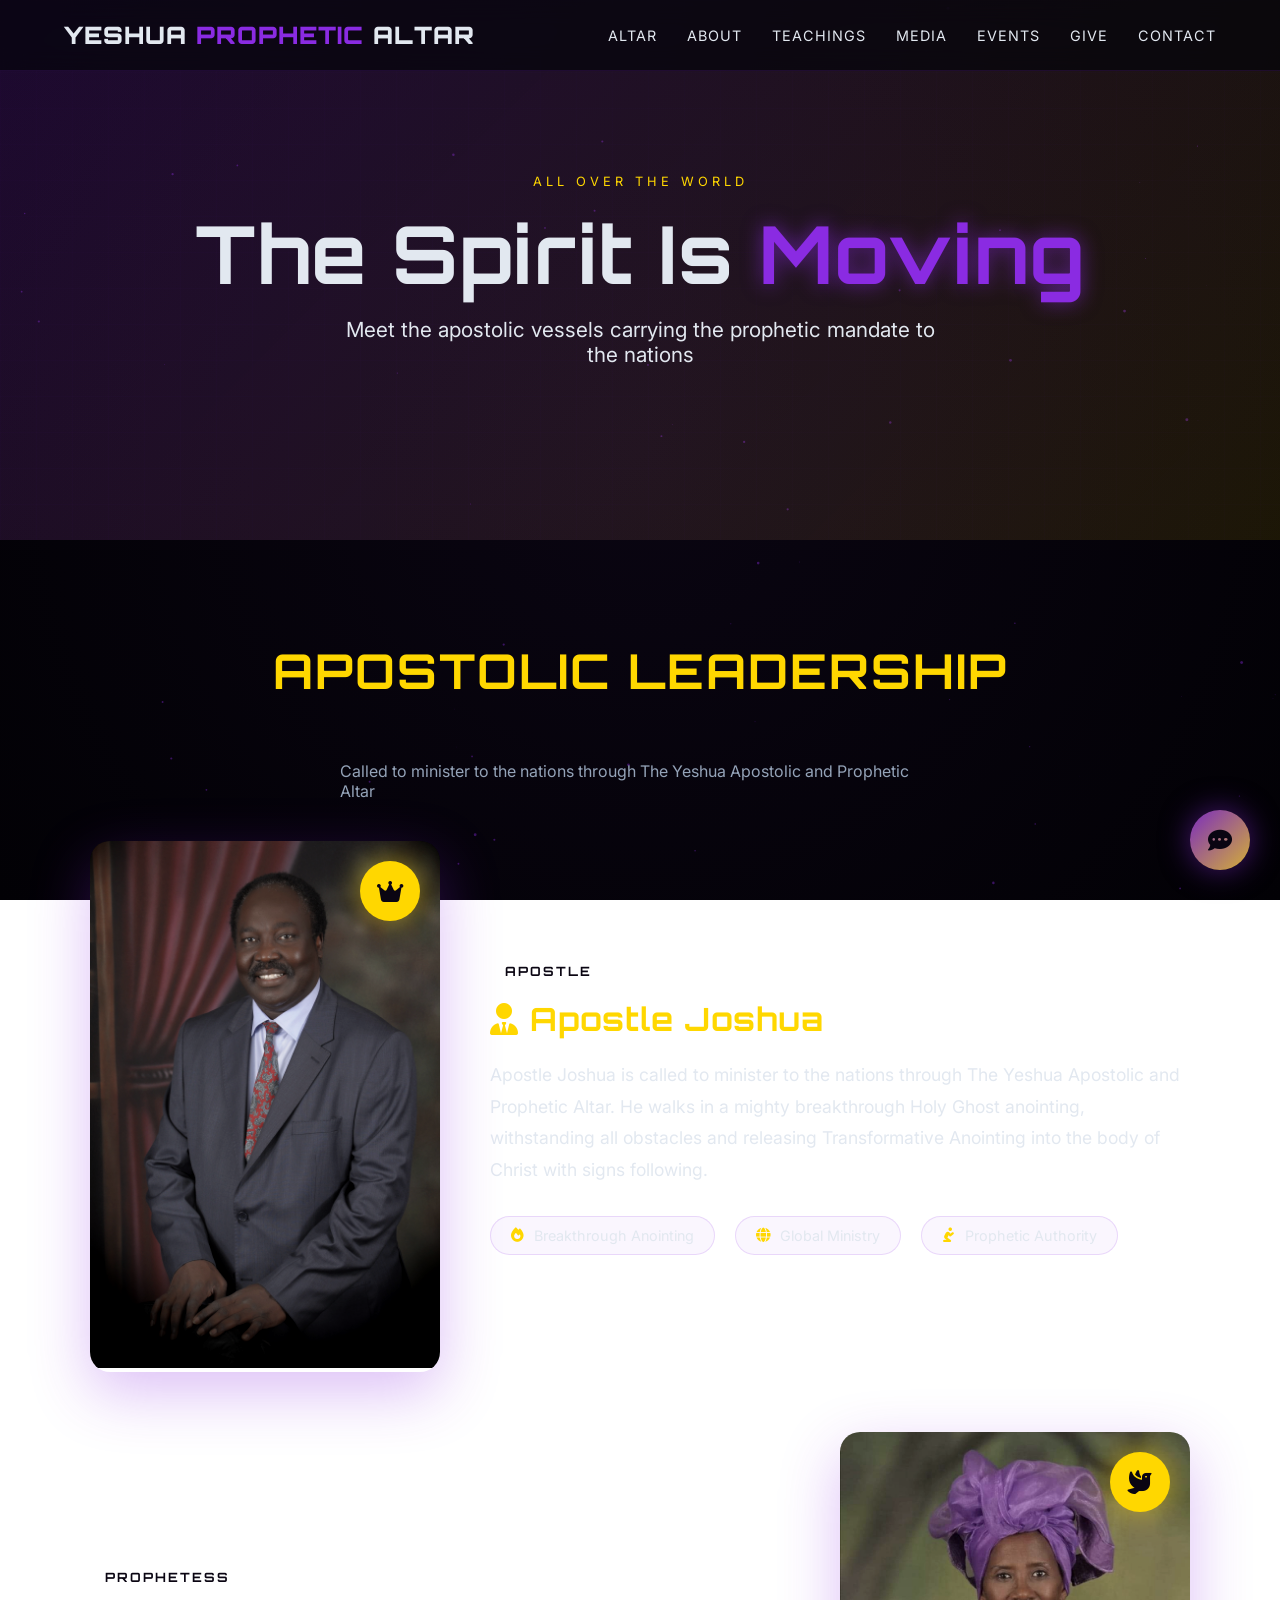
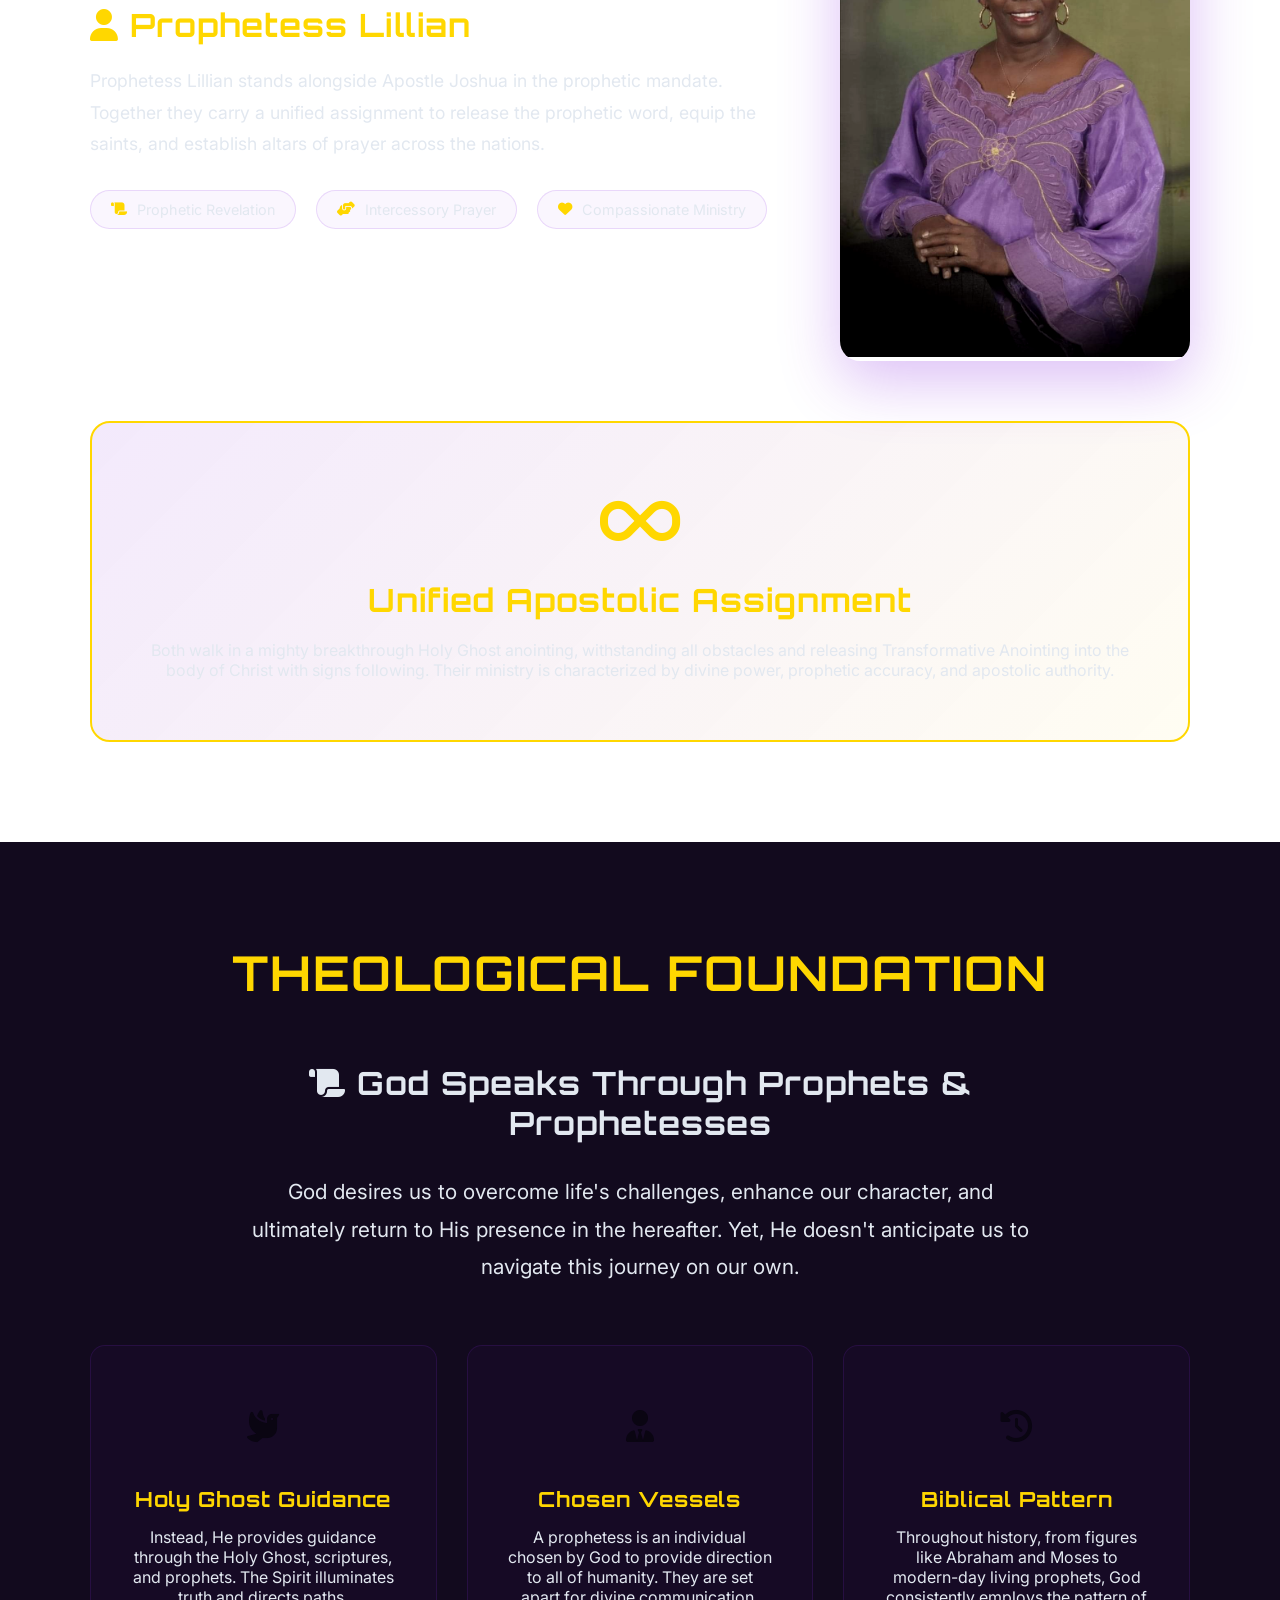
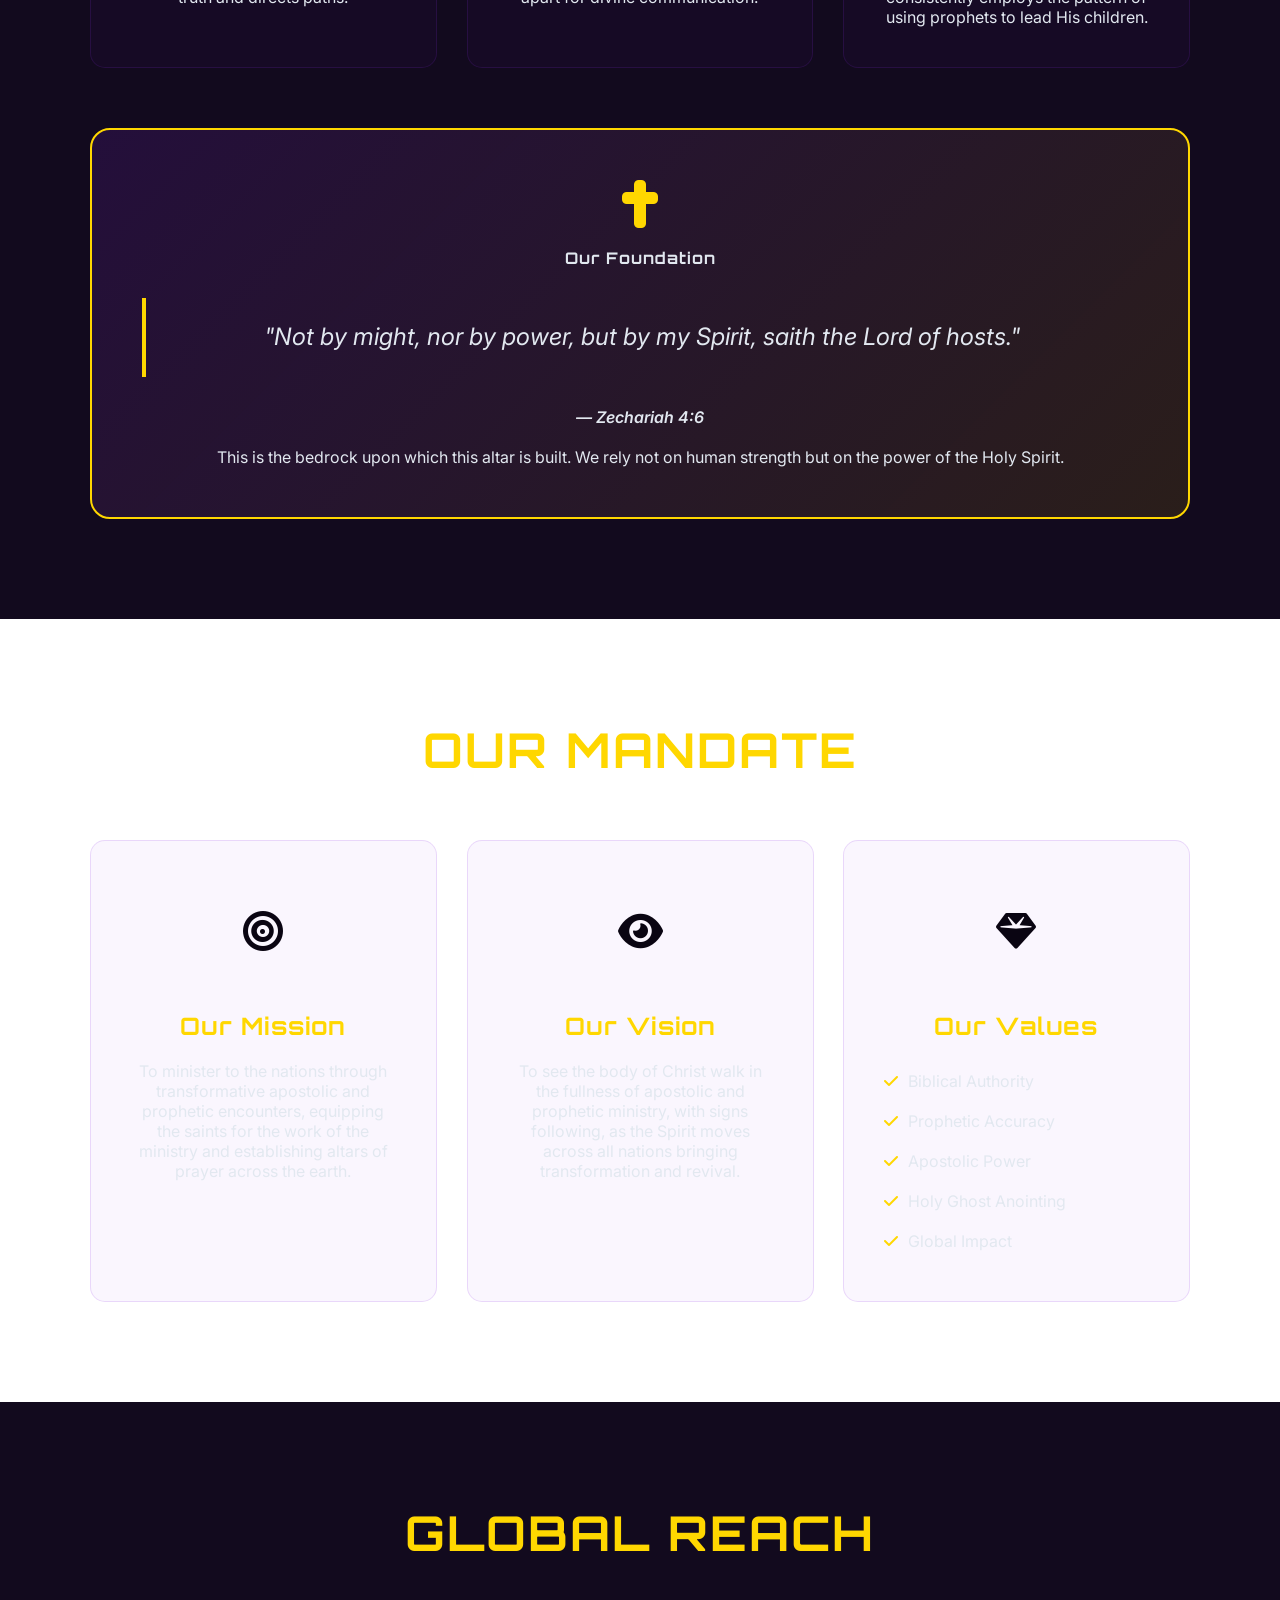
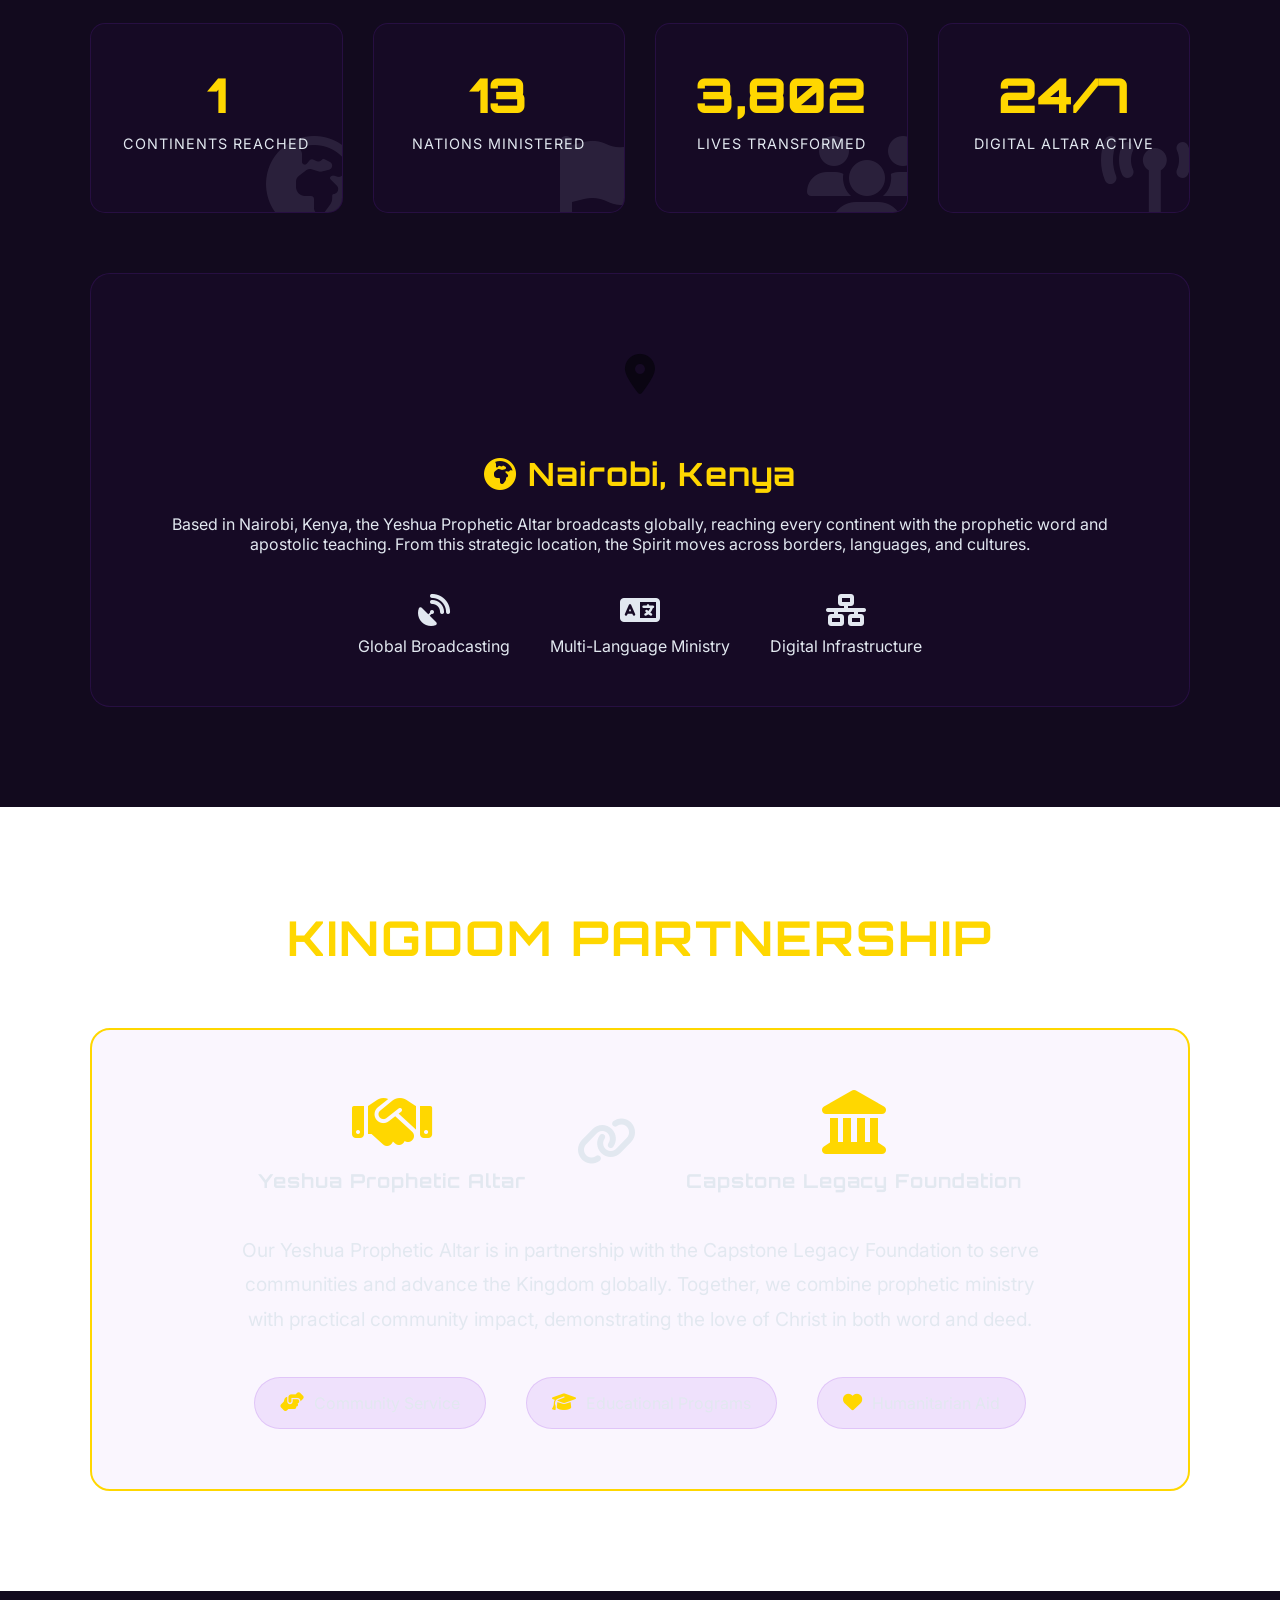
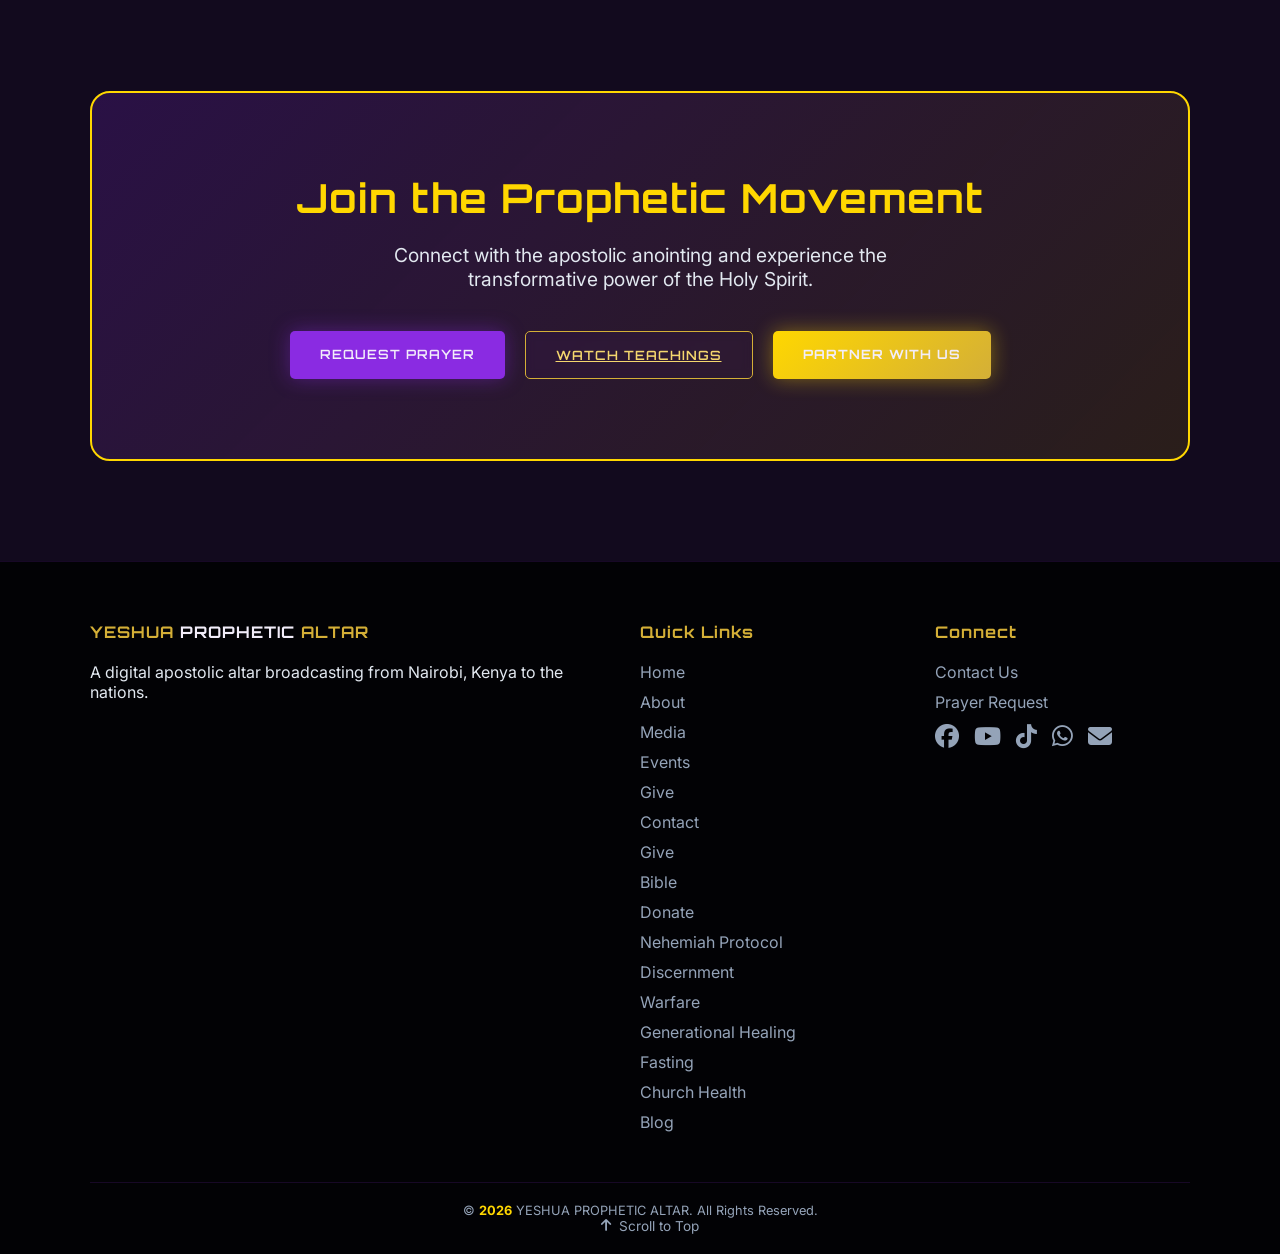
<file: about.html>
<!DOCTYPE html>
<html lang="en">

<head>
    <meta charset="UTF-8">
    <meta name="viewport" content="width=device-width, initial-scale=1.0">
    <meta name="description"
        content="Learn about Apostle Joshua and Prophetess Lillian, their apostolic mandate, and the theological foundation of Yeshua Prophetic Altar.">
    <meta name="keywords"
        content="Apostle Joshua, Prophetess Lillian, Prophetic Ministry, Nairobi Kenya, Apostolic Altar">
    <title>About | Yeshua Prophetic Altar - Apostolic Leadership</title>

    <link rel="stylesheet" href="style.css">
    <link
        href="https://fonts.googleapis.com/css2?family=Orbitron:wght@400;700;900&family=Inter:wght@300;400;600&display=swap"
        rel="stylesheet">
    <link rel="stylesheet" href="https://cdnjs.cloudflare.com/ajax/libs/font-awesome/6.4.0/css/all.min.css">

    <!-- AOS Animation Library -->
    <link href="https://unpkg.com/aos@2.3.1/dist/aos.css" rel="stylesheet">
</head>

<body>
    <canvas id="bg-canvas" aria-hidden="true"></canvas>
    <div id="site-header"></div>

    <main id="main-content">

        <!-- ========================================== -->
        <!-- HERO SECTION -->
        <!-- ========================================== -->
        <section class="about-hero">
            <div class="hero-overlay"></div>
            <div class="container">
                <div class="hero-content" data-aos="fade-up">
                    <p class="sub-text">ALL OVER THE WORLD</p>
                    <h1 class="main-title">The Spirit Is <span class="glow">Moving</span></h1>
                    <p class="hero-subtitle">Meet the apostolic vessels carrying the prophetic mandate to the nations
                    </p>
                </div>
            </div>
        </section>

        <!-- ========================================== -->
        <!-- LEADERSHIP PROFILES -->
        <!-- ========================================== -->
        <section class="section" aria-labelledby="leadership-title">
            <div class="container">
                <h2 class="section-title" id="leadership-title" data-aos="fade-up">Apostolic Leadership</h2>
                <p class="section-desc" data-aos="fade-up" data-aos-delay="100">
                    Called to minister to the nations through The Yeshua Apostolic and Prophetic Altar
                </p>

                <!-- Apostle Joshua Profile -->
                <div class="leader-profile" data-aos="fade-right">
                    <div class="leader-image-container">
                        <img src="assets/media/image/apostle-joshua.webp" alt="Apostle Joshua" class="leader-image" loading="lazy" decoding="async">
                        <div class="leader-overlay">
                            <i class="fas fa-crown"></i>
                        </div>
                    </div>
                    <div class="leader-content">
                        <div class="leader-badge">APOSTLE</div>
                        <h3><i class="fas fa-user-tie" aria-hidden="true"></i> Apostle Joshua</h3>
                        <p class="leader-intro">
                            Apostle Joshua is called to minister to the nations through The Yeshua Apostolic and
                            Prophetic Altar. He walks in a mighty breakthrough Holy Ghost anointing, withstanding all
                            obstacles and releasing Transformative Anointing into the body of Christ with signs
                            following.
                        </p>
                        <div class="leader-attributes">
                            <div class="attribute">
                                <i class="fas fa-fire"></i>
                                <span>Breakthrough Anointing</span>
                            </div>
                            <div class="attribute">
                                <i class="fas fa-globe"></i>
                                <span>Global Ministry</span>
                            </div>
                            <div class="attribute">
                                <i class="fas fa-pray"></i>
                                <span>Prophetic Authority</span>
                            </div>
                        </div>
                    </div>
                </div>

                <!-- Prophetess Lillian Profile -->
                <div class="leader-profile reverse" data-aos="fade-left">
                    <div class="leader-image-container">
                        <img src="assets/media/image/prophetess-lillian.webp" alt="Prophetess Lillian" class="leader-image" loading="lazy" decoding="async">
                        <div class="leader-overlay">
                            <i class="fas fa-dove"></i>
                        </div>
                    </div>
                    <div class="leader-content">
                        <div class="leader-badge">PROPHETESS</div>
                        <h3><i class="fas fa-user" aria-hidden="true"></i> Prophetess Lillian</h3>
                        <p class="leader-intro">
                            Prophetess Lillian stands alongside Apostle Joshua in the prophetic mandate. Together they
                            carry a unified assignment to release the prophetic word, equip the saints, and establish
                            altars of prayer across the nations.
                        </p>
                        <div class="leader-attributes">
                            <div class="attribute">
                                <i class="fas fa-scroll"></i>
                                <span>Prophetic Revelation</span>
                            </div>
                            <div class="attribute">
                                <i class="fas fa-hands-helping"></i>
                                <span>Intercessory Prayer</span>
                            </div>
                            <div class="attribute">
                                <i class="fas fa-heart"></i>
                                <span>Compassionate Ministry</span>
                            </div>
                        </div>
                    </div>
                </div>

                <!-- Unified Assignment -->
                <div class="unified-card" data-aos="zoom-in">
                    <div class="unified-icon">
                        <i class="fas fa-infinity"></i>
                    </div>
                    <h3>Unified Apostolic Assignment</h3>
                    <p>
                        Both walk in a mighty breakthrough Holy Ghost anointing, withstanding all obstacles and
                        releasing Transformative Anointing into the body of Christ with signs following. Their ministry
                        is characterized by divine power, prophetic accuracy, and apostolic authority.
                    </p>
                </div>
            </div>
        </section>

        <!-- ========================================== -->
        <!-- THEOLOGICAL FOUNDATION -->
        <!-- ========================================== -->
        <section class="section dark-alt" aria-labelledby="foundation-title">
            <div class="container">
                <h2 class="section-title" id="foundation-title" data-aos="fade-up">Theological Foundation</h2>

                <div class="theology-intro" data-aos="fade-up">
                    <h3><i class="fas fa-scroll"></i> God Speaks Through Prophets & Prophetesses</h3>
                    <p class="large-text">
                        God desires us to overcome life's challenges, enhance our character, and ultimately return to
                        His presence in the hereafter. Yet, He doesn't anticipate us to navigate this journey on our
                        own.
                    </p>
                </div>

                <div class="grid-3" data-aos="fade-up" data-aos-delay="200">
                    <div class="doctrine-card">
                        <div class="doctrine-icon">
                            <i class="fas fa-dove"></i>
                        </div>
                        <h4>Holy Ghost Guidance</h4>
                        <p>Instead, He provides guidance through the Holy Ghost, scriptures, and prophets. The Spirit
                            illuminates truth and directs paths.</p>
                    </div>
                    <div class="doctrine-card">
                        <div class="doctrine-icon">
                            <i class="fas fa-user-tie"></i>
                        </div>
                        <h4>Chosen Vessels</h4>
                        <p>A prophetess is an individual chosen by God to provide direction to all of humanity. They are
                            set apart for divine communication.</p>
                    </div>
                    <div class="doctrine-card">
                        <div class="doctrine-icon">
                            <i class="fas fa-history"></i>
                        </div>
                        <h4>Biblical Pattern</h4>
                        <p>Throughout history, from figures like Abraham and Moses to modern-day living prophets, God
                            consistently employs the pattern of using prophets to lead His children.</p>
                    </div>
                </div>

                <!-- Scripture Foundation -->
                <div class="scripture-foundation" data-aos="fade-up">
                    <div class="scripture-card">
                        <i class="fas fa-cross"></i>
                        <h4>Our Foundation</h4>
                        <blockquote>
                            "Not by might, nor by power, but by my Spirit, saith the Lord of hosts."
                        </blockquote>
                        <cite>— Zechariah 4:6</cite>
                        <p>This is the bedrock upon which this altar is built. We rely not on human strength but on the
                            power of the Holy Spirit.</p>
                    </div>
                </div>
            </div>
        </section>

        <!-- ========================================== -->
        <!-- MISSION, VISION, VALUES -->
        <!-- ========================================== -->
        <section class="section" aria-labelledby="mvv-title">
            <div class="container">
                <h2 class="section-title" id="mvv-title" data-aos="fade-up">Our Mandate</h2>

                <div class="mvv-grid">
                    <!-- Mission -->
                    <div class="mvv-card" data-aos="flip-left">
                        <div class="mvv-icon">
                            <i class="fas fa-bullseye"></i>
                        </div>
                        <h3>Our Mission</h3>
                        <p>To minister to the nations through transformative apostolic and prophetic encounters,
                            equipping the saints for the work of the ministry and establishing altars of prayer across
                            the earth.</p>
                    </div>

                    <!-- Vision -->
                    <div class="mvv-card" data-aos="flip-left" data-aos-delay="100">
                        <div class="mvv-icon">
                            <i class="fas fa-eye"></i>
                        </div>
                        <h3>Our Vision</h3>
                        <p>To see the body of Christ walk in the fullness of apostolic and prophetic ministry, with
                            signs following, as the Spirit moves across all nations bringing transformation and revival.
                        </p>
                    </div>

                    <!-- Values -->
                    <div class="mvv-card" data-aos="flip-left" data-aos-delay="200">
                        <div class="mvv-icon">
                            <i class="fas fa-gem"></i>
                        </div>
                        <h3>Our Values</h3>
                        <ul class="values-list">
                            <li><i class="fas fa-check"></i> Biblical Authority</li>
                            <li><i class="fas fa-check"></i> Prophetic Accuracy</li>
                            <li><i class="fas fa-check"></i> Apostolic Power</li>
                            <li><i class="fas fa-check"></i> Holy Ghost Anointing</li>
                            <li><i class="fas fa-check"></i> Global Impact</li>
                        </ul>
                    </div>
                </div>
            </div>
        </section>

        <!-- ========================================== -->
        <!-- GLOBAL REACH -->
        <!-- ========================================== -->
        <section class="section dark-alt" aria-labelledby="global-title">
            <div class="container">
                <h2 class="section-title" id="global-title" data-aos="fade-up">Global Reach</h2>

                <div class="global-stats" data-aos="zoom-in">
                    <div class="stat-card">
                        <div class="stat-number" id="stat1">0</div>
                        <div class="stat-label">Continents Reached</div>
                        <i class="fas fa-globe-africa"></i>
                    </div>
                    <div class="stat-card">
                        <div class="stat-number" id="stat2">0</div>
                        <div class="stat-label">Nations Ministered</div>
                        <i class="fas fa-flag"></i>
                    </div>
                    <div class="stat-card">
                        <div class="stat-number" id="stat3">0</div>
                        <div class="stat-label">Lives Transformed</div>
                        <i class="fas fa-users"></i>
                    </div>
                    <div class="stat-card">
                        <div class="stat-number">24/7</div>
                        <div class="stat-label">Digital Altar Active</div>
                        <i class="fas fa-broadcast-tower"></i>
                    </div>
                </div>

                <div class="location-card" data-aos="fade-up">
                    <div class="location-icon">
                        <i class="fas fa-map-marker-alt"></i>
                    </div>
                    <h3><i class="fas fa-globe-africa" aria-hidden="true"></i> Nairobi, Kenya</h3>
                    <p>
                        Based in Nairobi, Kenya, the Yeshua Prophetic Altar broadcasts globally, reaching every
                        continent with the prophetic word and apostolic teaching. From this strategic location, the
                        Spirit moves across borders, languages, and cultures.
                    </p>
                    <div class="location-features">
                        <div class="feature">
                            <i class="fas fa-satellite-dish"></i>
                            <span>Global Broadcasting</span>
                        </div>
                        <div class="feature">
                            <i class="fas fa-language"></i>
                            <span>Multi-Language Ministry</span>
                        </div>
                        <div class="feature">
                            <i class="fas fa-network-wired"></i>
                            <span>Digital Infrastructure</span>
                        </div>
                    </div>
                </div>
            </div>
        </section>

        <!-- ========================================== -->
        <!-- PARTNERSHIP -->
        <!-- ========================================== -->
        <section class="section" aria-labelledby="partnership-title">
            <div class="container">
                <h2 class="section-title" id="partnership-title" data-aos="fade-up">Kingdom Partnership</h2>

                <div class="partnership-showcase" data-aos="zoom-in">
                    <div class="partner-visual">
                        <div class="partner-logo-box">
                            <i class="fas fa-handshake"></i>
                            <h4>Yeshua Prophetic Altar</h4>
                        </div>
                        <div class="partner-connector">
                            <i class="fas fa-link"></i>
                        </div>
                        <div class="partner-logo-box">
                            <i class="fas fa-landmark"></i>
                            <h4>Capstone Legacy Foundation</h4>
                        </div>
                    </div>
                    <p class="partnership-desc">
                        Our Yeshua Prophetic Altar is in partnership with the Capstone Legacy Foundation to serve
                        communities and advance the Kingdom globally. Together, we combine prophetic ministry with
                        practical community impact, demonstrating the love of Christ in both word and deed.
                    </p>
                    <div class="partnership-impact">
                        <div class="impact-item">
                            <i class="fas fa-hands-helping"></i>
                            <span>Community Service</span>
                        </div>
                        <div class="impact-item">
                            <i class="fas fa-graduation-cap"></i>
                            <span>Educational Programs</span>
                        </div>
                        <div class="impact-item">
                            <i class="fas fa-heart"></i>
                            <span>Humanitarian Aid</span>
                        </div>
                    </div>
                </div>
            </div>
        </section>

        <!-- ========================================== -->
        <!-- CALL TO ACTION -->
        <!-- ========================================== -->
        <section class="section dark-alt">
            <div class="container">
                <div class="cta-card" data-aos="fade-up">
                    <h2>Join the Prophetic Movement</h2>
                    <p>Connect with the apostolic anointing and experience the transformative power of the Holy Spirit.
                    </p>
                    <div class="cta-buttons">
                        <a href="contact.html" class="btn-neon">Request Prayer</a>
                        <a href="media.html" class="btn-glass">Watch Teachings</a>
                        <a href="donate.html" class="btn-salvation">Partner With Us</a>
                    </div>
                </div>
            </div>
        </section>

    </main>

    <div id="site-footer"></div>
    <div id="ai-container"></div>

    <!-- AOS Animation Library -->
    <script src="https://unpkg.com/aos@2.3.1/dist/aos.js"></script>

    <script src="components.js"></script>
    <script src="script.js"></script>

    <script>
        // Initialize AOS animations
        AOS.init({
            duration: 1000,
            once: true,
            offset: 100
        });

        // Animated counters for stats
        function animateCounter(elementId, target, duration = 2000) {
            const element = document.getElementById(elementId);
            if (!element) return;

            let current = 0;
            const increment = target / (duration / 16);
            const timer = setInterval(() => {
                current += increment;
                if (current >= target) {
                    current = target;
                    clearInterval(timer);
                }
                element.textContent = Math.floor(current).toLocaleString();
            }, 16);
        }

        // Trigger counters when section is visible
        const observer = new IntersectionObserver((entries) => {
            entries.forEach(entry => {
                if (entry.isIntersecting) {
                    animateCounter('stat1', 6);
                    animateCounter('stat2', 47);
                    animateCounter('stat3', 12847);
                    observer.unobserve(entry.target);
                }
            });
        }, { threshold: 0.5 });

        const statsSection = document.querySelector('.global-stats');
        if (statsSection) observer.observe(statsSection);
    </script>

    <style>
        /* About Page Specific Styles */
        .about-hero {
            position: relative;
            height: 60vh;
            display: flex;
            align-items: center;
            justify-content: center;
            background: linear-gradient(135deg, rgba(138, 43, 226, 0.2), rgba(255, 215, 0, 0.1));
            overflow: hidden;
        }

        .hero-overlay {
            position: absolute;
            top: 0;
            left: 0;
            right: 0;
            bottom: 0;
            background: url('data:image/svg+xml,<svg xmlns="http://www.w3.org/2000/svg" viewBox="0 0 1200 600"><defs><pattern id="grid" width="40" height="40" patternUnits="userSpaceOnUse"><path d="M 40 0 L 0 0 0 40" fill="none" stroke="rgba(138,43,226,0.1)" stroke-width="1"/></pattern></defs><rect width="100%" height="100%" fill="url(%23grid)"/></svg>');
            opacity: 0.3;
        }

        .about-hero .hero-content {
            position: relative;
            z-index: 2;
            text-align: center;
        }

        .main-title {
            font-size: clamp(3rem, 8vw, 5rem);
            margin-bottom: 20px;
            line-height: 1.1;
        }

        .hero-subtitle {
            font-size: 1.3rem;
            color: var(--text);
            max-width: 600px;
            margin: 0 auto;
        }

        /* Leader Profiles */
        .leader-profile {
            display: grid;
            grid-template-columns: 1fr 2fr;
            gap: 50px;
            margin-bottom: 60px;
            align-items: center;
        }

        .leader-profile.reverse {
            grid-template-columns: 2fr 1fr;
        }

        .leader-profile.reverse .leader-image-container {
            order: 2;
        }

        .leader-image-container {
            position: relative;
            border-radius: 20px;
            overflow: hidden;
            box-shadow: 0 20px 60px rgba(138, 43, 226, 0.3);
        }

        .leader-image {
            width: 100%;
            height: 500px;
            object-fit: cover;
            filter: grayscale(30%) contrast(110%);
            transition: 0.5s;
        }

        .leader-image:hover {
            filter: grayscale(0%) contrast(100%);
            transform: scale(1.05);
        }

        .leader-overlay {
            position: absolute;
            top: 20px;
            right: 20px;
            width: 60px;
            height: 60px;
            background: var(--gold);
            border-radius: 50%;
            display: flex;
            align-items: center;
            justify-content: center;
            font-size: 1.5rem;
            color: var(--bg);
            box-shadow: 0 0 30px rgba(255, 215, 0, 0.5);
        }

        .leader-badge {
            display: inline-block;
            background: var(--cyan);
            color: var(--bg);
            padding: 5px 15px;
            border-radius: 20px;
            font-size: 0.8rem;
            font-weight: 700;
            letter-spacing: 2px;
            margin-bottom: 15px;
            font-family: 'Orbitron', sans-serif;
        }

        .leader-content h3 {
            font-size: 2rem;
            color: var(--gold);
            margin-bottom: 20px;
        }

        .leader-intro {
            font-size: 1.1rem;
            line-height: 1.8;
            color: var(--text);
            margin-bottom: 30px;
        }

        .leader-attributes {
            display: flex;
            gap: 20px;
            flex-wrap: wrap;
        }

        .attribute {
            display: flex;
            align-items: center;
            gap: 10px;
            background: var(--glass);
            padding: 10px 20px;
            border-radius: 30px;
            border: 1px solid var(--border);
            font-size: 0.9rem;
        }

        .attribute i {
            color: var(--gold);
        }

        /* Unified Card */
        .unified-card {
            text-align: center;
            padding: 60px 40px;
            background: linear-gradient(135deg, rgba(138, 43, 226, 0.1), rgba(255, 215, 0, 0.05));
            border-radius: 20px;
            border: 2px solid var(--gold);
            margin-top: 40px;
        }

        .unified-icon {
            font-size: 4rem;
            color: var(--gold);
            margin-bottom: 20px;
        }

        .unified-card h3 {
            font-size: 2rem;
            color: var(--gold);
            margin-bottom: 20px;
        }

        /* Theology Section */
        .theology-intro {
            text-align: center;
            max-width: 800px;
            margin: 0 auto 60px;
        }

        .theology-intro h3 {
            font-size: 2rem;
            color: var(--cyan);
            margin-bottom: 30px;
        }

        .large-text {
            font-size: 1.3rem;
            line-height: 1.8;
            color: var(--text);
        }

        .doctrine-card {
            background: var(--glass);
            padding: 40px;
            border-radius: 15px;
            border: 1px solid var(--border);
            text-align: center;
            transition: 0.3s;
        }

        .doctrine-card:hover {
            transform: translateY(-10px);
            border-color: var(--cyan);
            box-shadow: 0 20px 40px rgba(138, 43, 226, 0.2);
        }

        .doctrine-icon {
            width: 80px;
            height: 80px;
            background: var(--cyan);
            border-radius: 50%;
            display: flex;
            align-items: center;
            justify-content: center;
            font-size: 2rem;
            color: var(--bg);
            margin: 0 auto 20px;
        }

        .doctrine-card h4 {
            color: var(--gold);
            font-size: 1.3rem;
            margin-bottom: 15px;
        }

        /* Scripture Foundation */
        .scripture-foundation {
            margin-top: 60px;
        }

        .scripture-card {
            background: linear-gradient(135deg, rgba(138, 43, 226, 0.15), rgba(255, 215, 0, 0.1));
            padding: 50px;
            border-radius: 20px;
            text-align: center;
            border: 2px solid var(--gold);
        }

        .scripture-card>i {
            font-size: 3rem;
            color: var(--gold);
            margin-bottom: 20px;
        }

        .scripture-card blockquote {
            font-size: 1.5rem;
            font-style: italic;
            line-height: 1.6;
            color: var(--text);
            margin: 30px 0;
            padding: 20px;
            border-left: 4px solid var(--gold);
        }

        .scripture-card cite {
            display: block;
            color: var(--cyan);
            font-weight: 600;
            margin-bottom: 20px;
        }

        /* Mission Vision Values */
        .mvv-grid {
            display: grid;
            grid-template-columns: repeat(3, 1fr);
            gap: 30px;
            margin-top: 50px;
        }

        .mvv-card {
            background: var(--glass);
            padding: 40px;
            border-radius: 15px;
            border: 1px solid var(--border);
            text-align: center;
            transition: 0.3s;
            min-height: 400px;
        }

        .mvv-card:hover {
            transform: scale(1.05);
            border-color: var(--gold);
        }

        .mvv-icon {
            width: 100px;
            height: 100px;
            background: linear-gradient(135deg, var(--cyan), var(--gold));
            border-radius: 50%;
            display: flex;
            align-items: center;
            justify-content: center;
            font-size: 2.5rem;
            color: var(--bg);
            margin: 0 auto 30px;
        }

        .mvv-card h3 {
            color: var(--gold);
            font-size: 1.5rem;
            margin-bottom: 20px;
        }

        .values-list {
            list-style: none;
            text-align: left;
        }

        .values-list li {
            padding: 10px 0;
            display: flex;
            align-items: center;
            gap: 10px;
            color: var(--text);
        }

        .values-list i {
            color: var(--gold);
        }

        /* Global Stats */
        .global-stats {
            display: grid;
            grid-template-columns: repeat(4, 1fr);
            gap: 30px;
            margin-bottom: 60px;
        }

        .stat-card {
            background: var(--glass);
            padding: 40px 20px;
            border-radius: 15px;
            border: 1px solid var(--border);
            text-align: center;
            position: relative;
            overflow: hidden;
        }

        .stat-card::before {
            content: '';
            position: absolute;
            top: 0;
            left: 0;
            right: 0;
            height: 4px;
            background: linear-gradient(90deg, var(--cyan), var(--gold));
        }

        .stat-number {
            font-size: 3rem;
            font-weight: 900;
            color: var(--gold);
            font-family: 'Orbitron', sans-serif;
            margin-bottom: 10px;
        }

        .stat-label {
            color: var(--text);
            font-size: 0.9rem;
            text-transform: uppercase;
            letter-spacing: 1px;
        }

        .stat-card>i {
            position: absolute;
            bottom: -20px;
            right: -20px;
            font-size: 6rem;
            opacity: 0.1;
            color: var(--cyan);
        }

        /* Location Card */
        .location-card {
            background: var(--glass);
            padding: 50px;
            border-radius: 20px;
            border: 1px solid var(--border);
            text-align: center;
        }

        .location-icon {
            width: 100px;
            height: 100px;
            background: var(--cyan);
            border-radius: 50%;
            display: flex;
            align-items: center;
            justify-content: center;
            font-size: 2.5rem;
            color: var(--bg);
            margin: 0 auto 30px;
        }

        .location-card h3 {
            font-size: 2rem;
            color: var(--gold);
            margin-bottom: 20px;
        }

        .location-features {
            display: flex;
            justify-content: center;
            gap: 40px;
            margin-top: 40px;
            flex-wrap: wrap;
        }

        .feature {
            display: flex;
            flex-direction: column;
            align-items: center;
            gap: 10px;
        }

        .feature i {
            font-size: 2rem;
            color: var(--cyan);
        }

        /* Partnership */
        .partnership-showcase {
            background: var(--glass);
            padding: 60px;
            border-radius: 20px;
            border: 2px solid var(--gold);
        }

        .partner-visual {
            display: flex;
            align-items: center;
            justify-content: center;
            gap: 50px;
            margin-bottom: 40px;
            flex-wrap: wrap;
        }

        .partner-logo-box {
            text-align: center;
        }

        .partner-logo-box i {
            font-size: 4rem;
            color: var(--gold);
            margin-bottom: 15px;
        }

        .partner-logo-box h4 {
            color: var(--cyan);
            font-size: 1.2rem;
        }

        .partner-connector {
            font-size: 3rem;
            color: var(--cyan);
        }

        .partnership-desc {
            font-size: 1.2rem;
            line-height: 1.8;
            text-align: center;
            max-width: 800px;
            margin: 0 auto 40px;
        }

        .partnership-impact {
            display: flex;
            justify-content: center;
            gap: 40px;
            flex-wrap: wrap;
        }

        .impact-item {
            display: flex;
            align-items: center;
            gap: 10px;
            background: rgba(138, 43, 226, 0.1);
            padding: 15px 25px;
            border-radius: 30px;
            border: 1px solid var(--border);
        }

        .impact-item i {
            color: var(--gold);
            font-size: 1.2rem;
        }

        /* CTA Card */
        .cta-card {
            background: linear-gradient(135deg, rgba(138, 43, 226, 0.2), rgba(255, 215, 0, 0.1));
            padding: 80px 40px;
            border-radius: 20px;
            text-align: center;
            border: 2px solid var(--gold);
        }

        .cta-card h2 {
            font-size: 2.5rem;
            color: var(--gold);
            margin-bottom: 20px;
        }

        .cta-card p {
            font-size: 1.2rem;
            margin-bottom: 40px;
            max-width: 600px;
            margin-left: auto;
            margin-right: auto;
        }

        .cta-buttons {
            display: flex;
            gap: 20px;
            justify-content: center;
            flex-wrap: wrap;
        }

        /* Responsive */
        @media (max-width: 900px) {

            .leader-profile,
            .leader-profile.reverse {
                grid-template-columns: 1fr;
            }

            .leader-profile.reverse .leader-image-container {
                order: 0;
            }

            .mvv-grid,
            .global-stats {
                grid-template-columns: 1fr;
            }

            .partner-visual {
                flex-direction: column;
            }
        }
    </style>
</body>

</html>
</file>
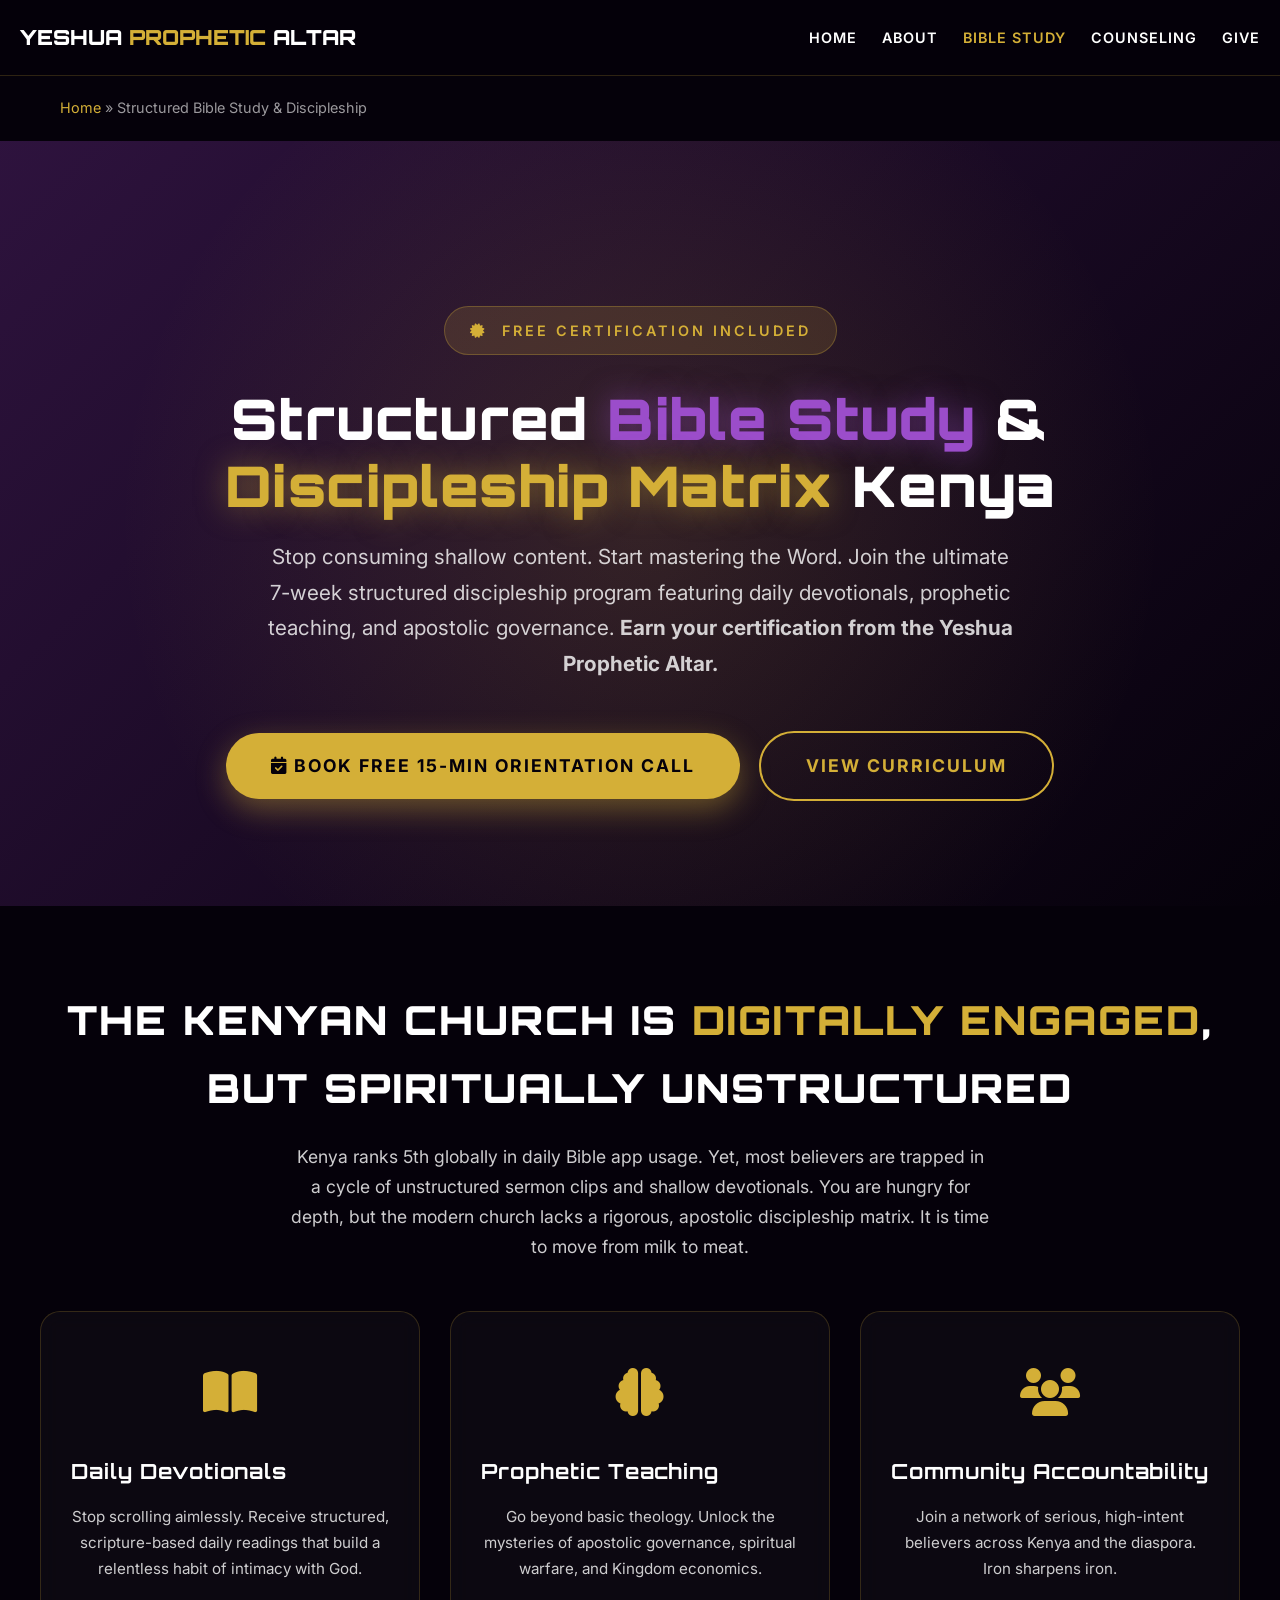
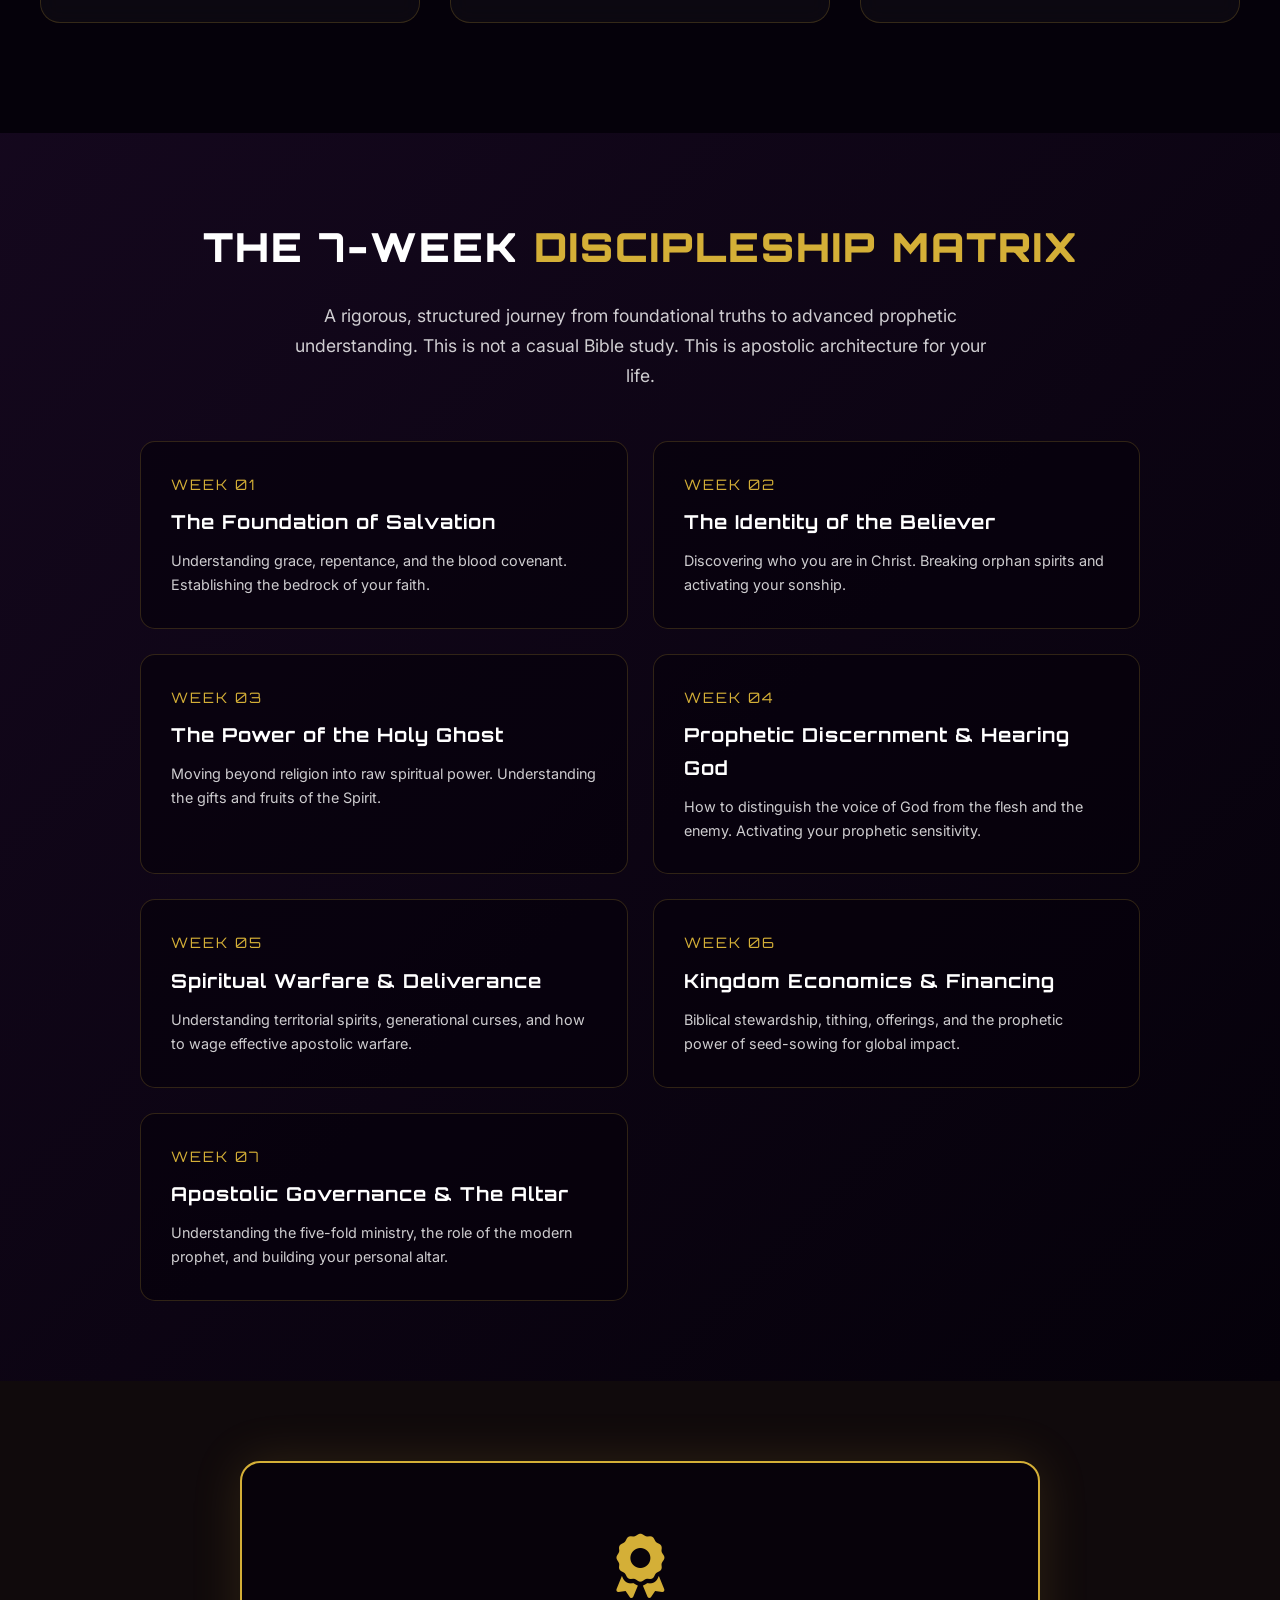
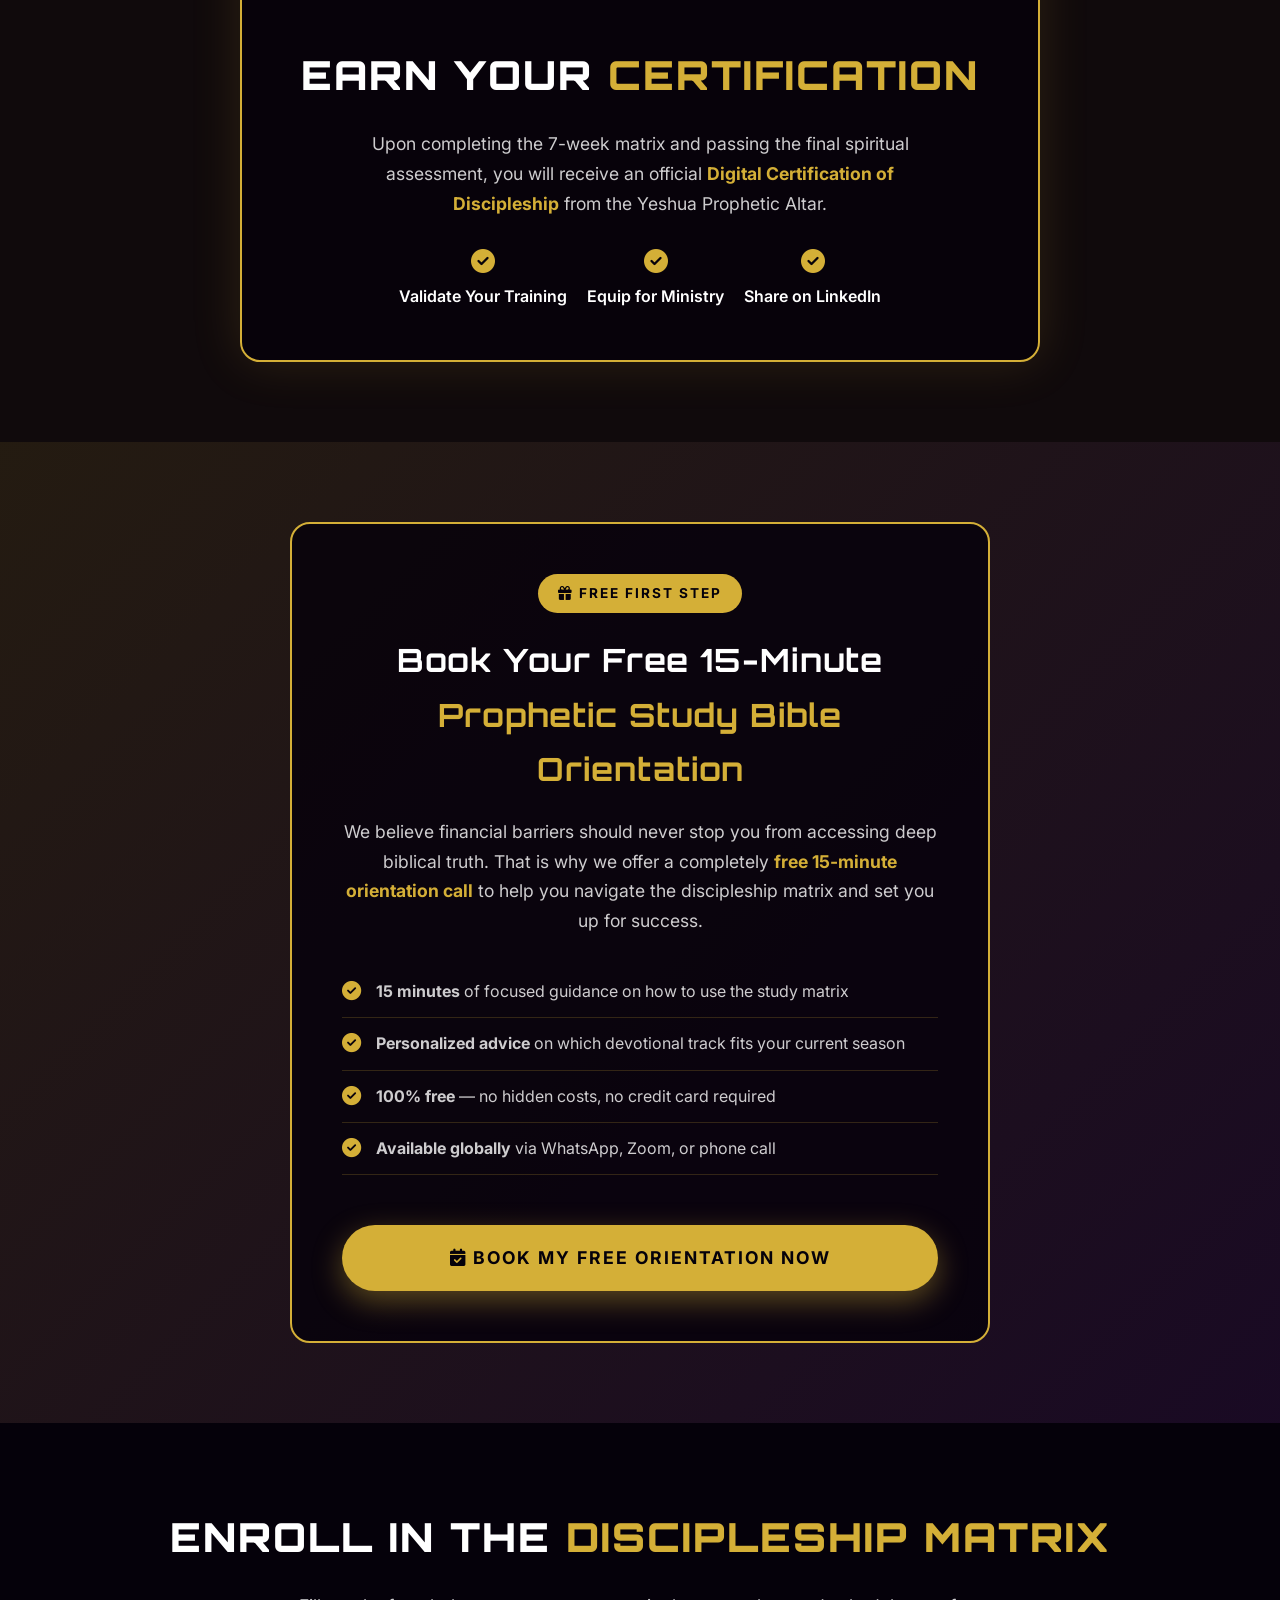
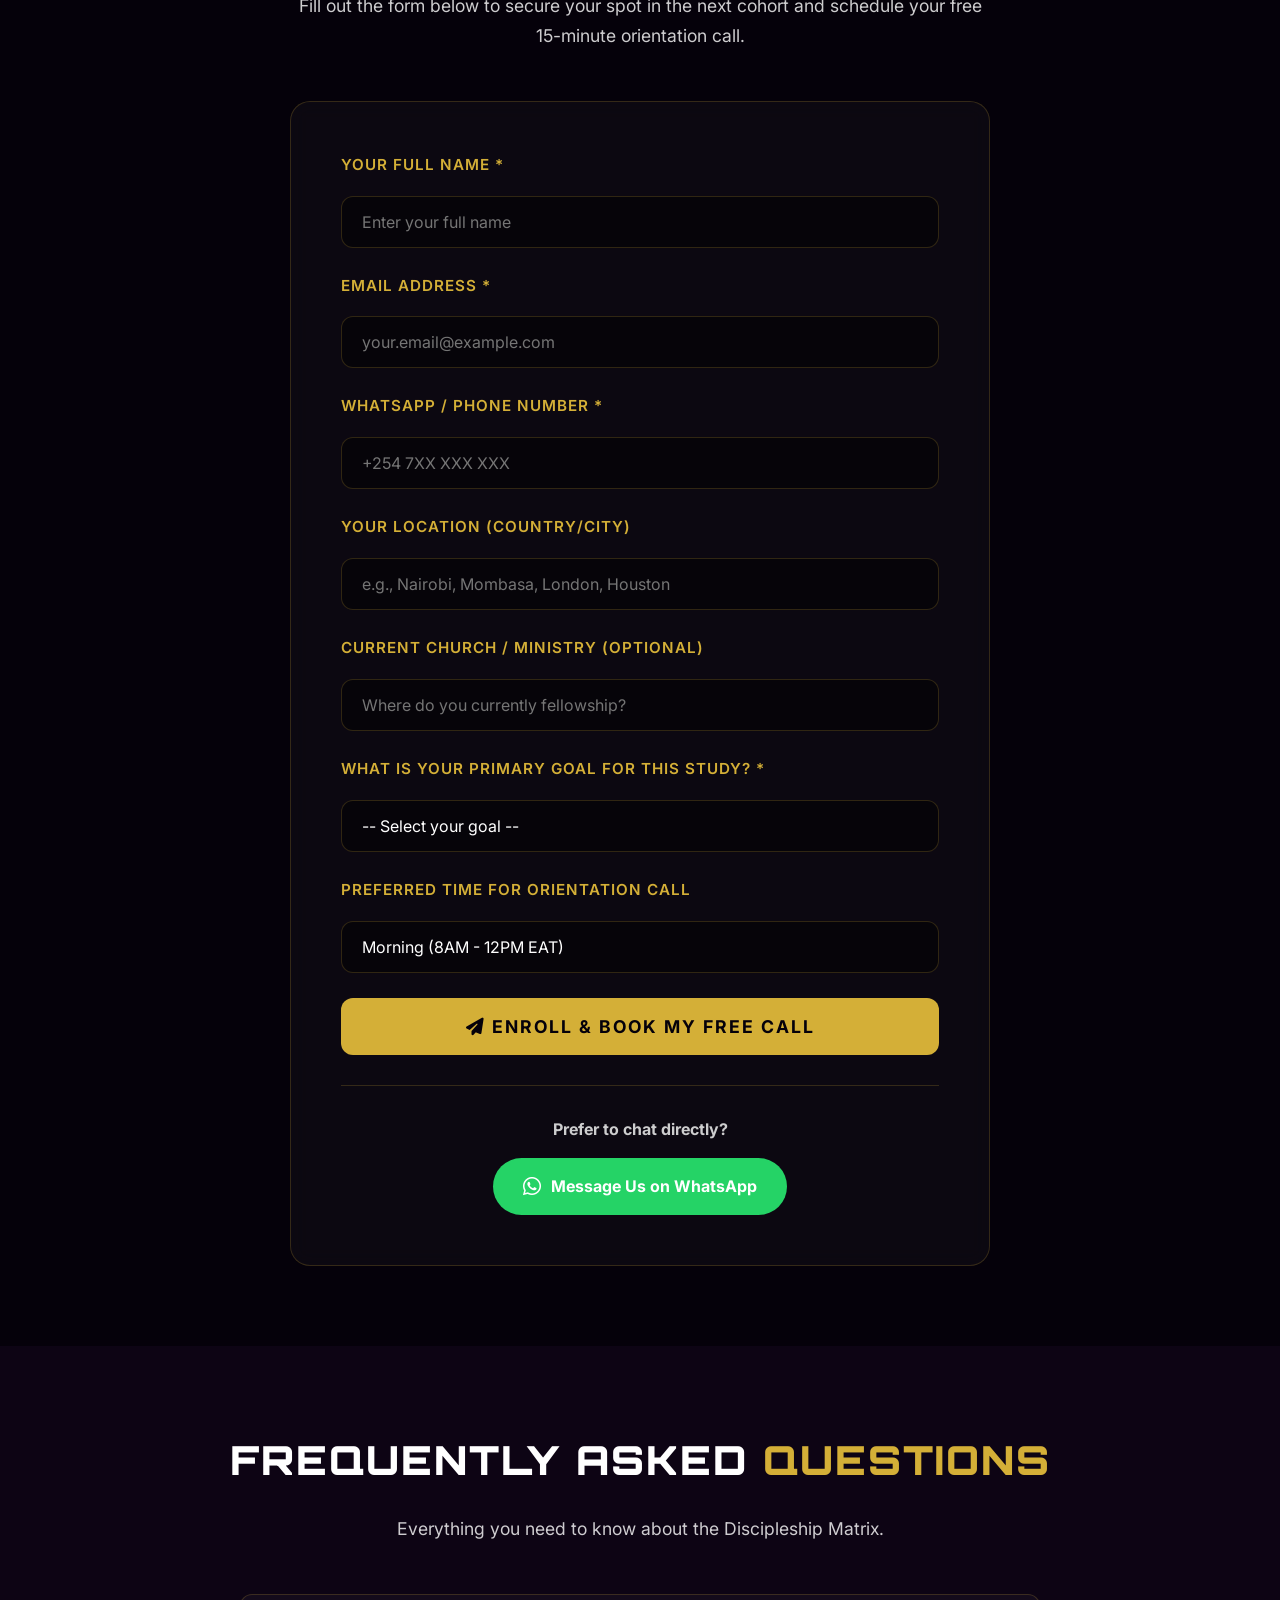
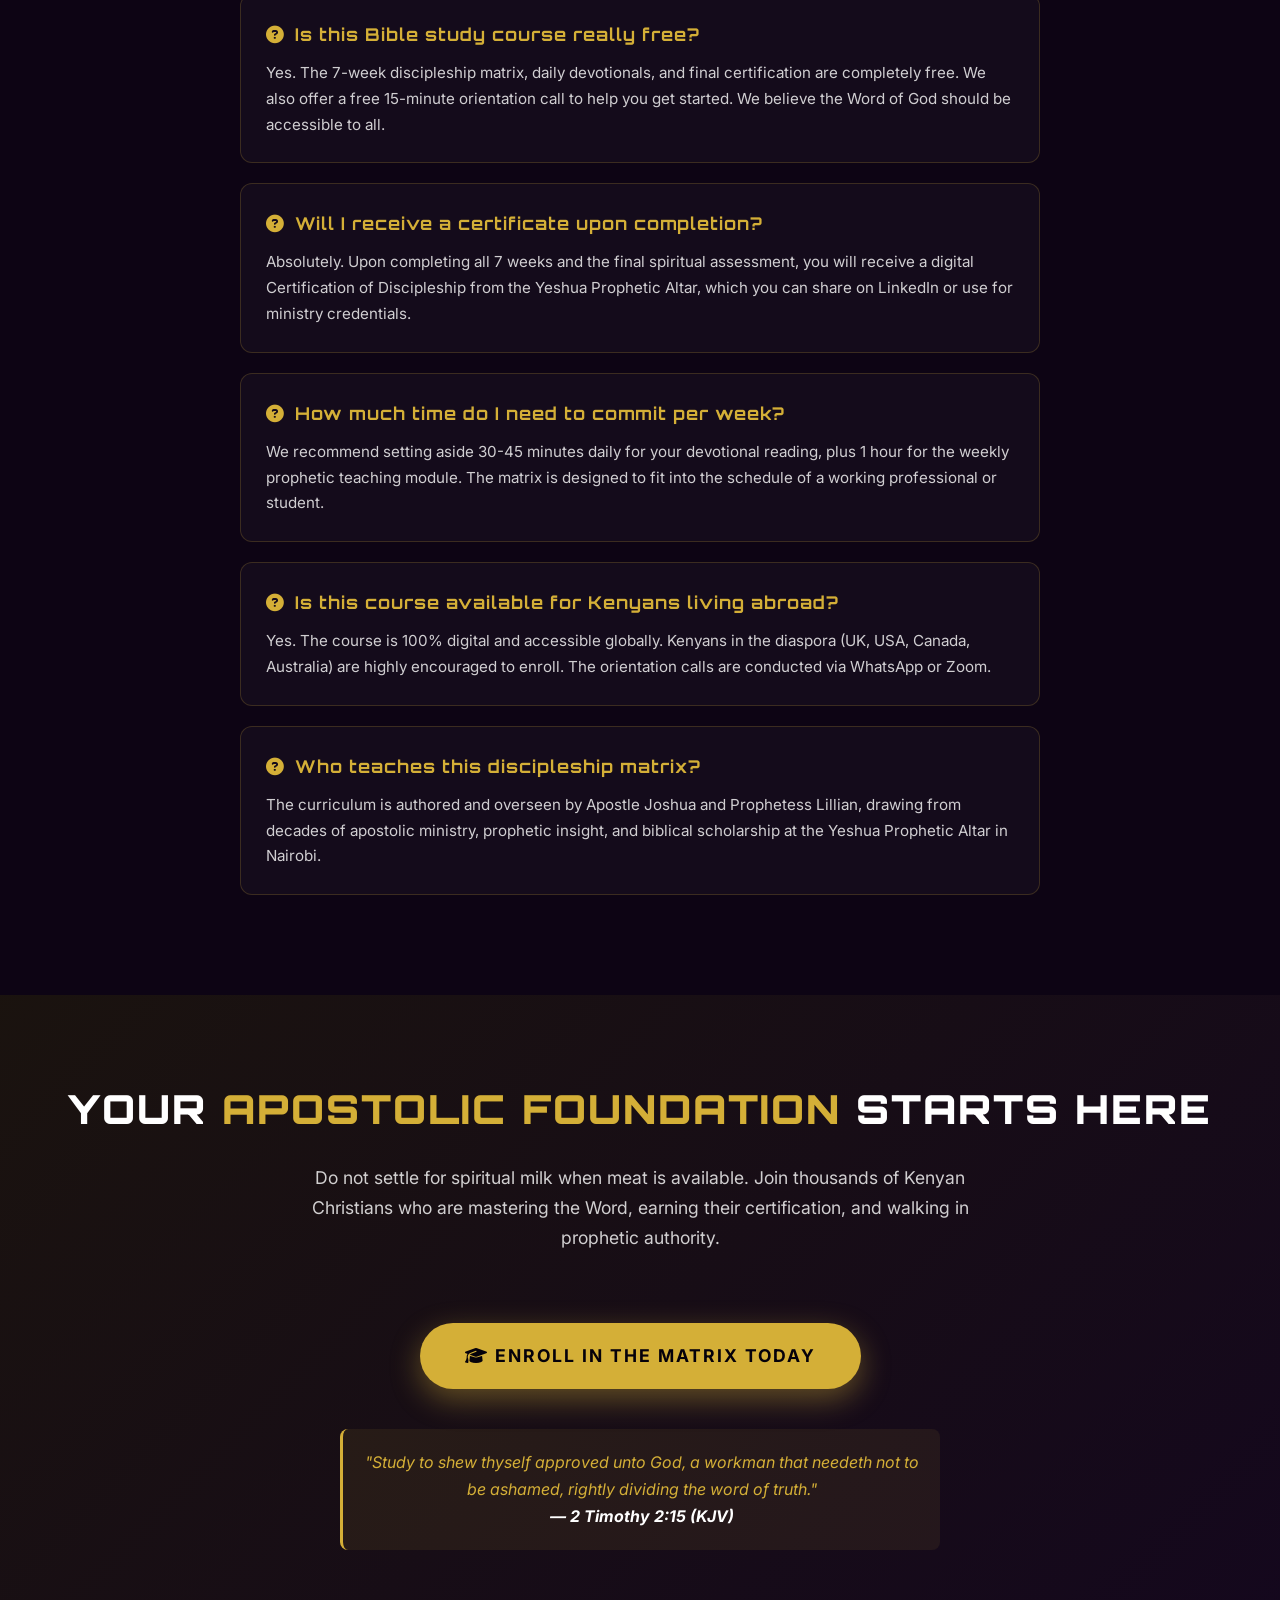
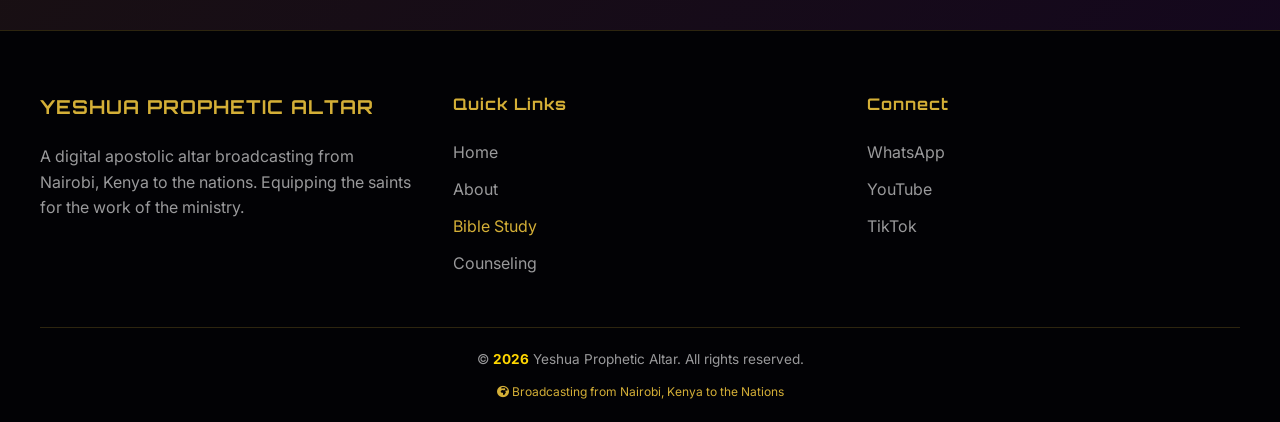
<file: bible-study.html>
<!DOCTYPE html>
<html lang="en">

<head>
    <meta charset="UTF-8">
    <meta name="viewport" content="width=device-width, initial-scale=1.0">
    <meta http-equiv="X-UA-Compatible" content="IE=edge">

    <!-- ========================================== -->
    <!-- SEO META TAGS (OPTIMIZED FOR KENYAN SEARCH) -->
    <!-- ========================================== -->
    <title>Structured Bible Study & Discipleship Plans Kenya | Free Certification | Yeshua Prophetic Altar</title>
    <meta name="title"
        content="Structured Bible Study & Discipleship Plans Kenya | Free Certification | Yeshua Prophetic Altar">
    <meta name="description"
        content="Join the ultimate structured Bible study and discipleship matrix in Kenya. Get daily devotionals, prophetic teaching, and a free certification. Book your free 15-minute Prophetic Study Bible orientation call today.">
    <meta name="keywords"
        content="Bible reading plans Kenya, daily devotionals Kenya, discipleship matrix, structured Bible study online, free Bible study course Kenya, Christian discipleship program Nairobi, prophetic teaching Kenya, Bible certification Africa, Yeshua Prophetic Altar">
    <meta name="author" content="Yeshua Prophetic Altar">
    <meta name="robots" content="index, follow">
    <meta name="theme-color" content="#0A0512">

    <!-- Open Graph / Facebook -->
    <meta property="og:type" content="website">
    <meta property="og:url" content="https://yeshuapropheticaltar.org/bible-study.html">
    <meta property="og:title" content="Structured Bible Study & Discipleship Plans Kenya | Free Certification">
    <meta property="og:description"
        content="Master the Word of God with our 7-week structured discipleship matrix. Earn your certification. Book your free orientation call today.">
    <meta property="og:image" content="https://yeshuapropheticaltar.org/assets/media/image/bible-study-og.jpg">

    <!-- Twitter -->
    <meta property="twitter:card" content="summary_large_image">
    <meta property="twitter:url" content="https://yeshuapropheticaltar.org/bible-study.html">
    <meta property="twitter:title" content="Structured Bible Study & Discipleship Plans Kenya">
    <meta property="twitter:description"
        content="Join the ultimate structured Bible study and discipleship matrix in Kenya. Earn your certification today.">

    <!-- Favicon -->
    <link rel="icon" type="image/webp" href="assets/media/image/logoyeshuaprophetic.webp">

    <!-- Fonts & Icons -->
    <link rel="preconnect" href="https://fonts.googleapis.com">
    <link rel="preconnect" href="https://fonts.gstatic.com" crossorigin>
    <link
        href="https://fonts.googleapis.com/css2?family=Orbitron:wght@400;700;900&family=Inter:wght@300;400;600;700&display=swap"
        rel="stylesheet">
    <link rel="stylesheet" href="https://cdnjs.cloudflare.com/ajax/libs/font-awesome/6.4.0/css/all.min.css">

    <!-- Main Stylesheet -->
    <link rel="stylesheet" href="style.css">

    <!-- PAGE-SPECIFIC STYLES -->
    <style>
        :root {
            --premium-gold: #D4AF37;
            --royal-purple: #6B2D8B;
            --bg-dark: #05010a;
            --glass-border: rgba(212, 175, 55, 0.2);
            --text-muted: rgba(255, 255, 255, 0.6);
            --text-secondary: rgba(255, 255, 255, 0.8);
        }

        body {
            background: var(--bg-dark);
            color: #ffffff;
            font-family: 'Inter', sans-serif;
            line-height: 1.7;
            margin: 0;
            padding: 0;
        }

        .study-hero {
            min-height: 85vh;
            display: flex;
            align-items: center;
            justify-content: center;
            text-align: center;
            padding: 120px 20px 60px;
            background: linear-gradient(135deg, rgba(107, 45, 139, 0.4) 0%, rgba(5, 1, 10, 0.95) 100%);
            position: relative;
            overflow: hidden;
        }

        .study-hero::before {
            content: '';
            position: absolute;
            top: 0;
            left: 0;
            width: 100%;
            height: 100%;
            background: radial-gradient(circle at 50% 50%, rgba(212, 175, 55, 0.15) 0%, transparent 70%);
            pointer-events: none;
        }

        .study-hero-content {
            position: relative;
            z-index: 2;
            max-width: 900px;
        }

        .study-hero h1 {
            font-family: 'Orbitron', sans-serif;
            font-size: clamp(2rem, 5vw, 3.5rem);
            font-weight: 900;
            margin-bottom: 20px;
            line-height: 1.2;
        }

        .study-hero h1 .gold {
            color: var(--premium-gold);
            text-shadow: 0 0 30px rgba(212, 175, 55, 0.5);
        }

        .study-hero h1 .purple {
            color: #9b4dca;
            text-shadow: 0 0 30px rgba(155, 77, 202, 0.5);
        }

        .study-hero .subtitle {
            font-size: clamp(1rem, 2vw, 1.3rem);
            color: var(--text-secondary);
            margin-bottom: 30px;
            max-width: 750px;
            margin-left: auto;
            margin-right: auto;
        }

        .cta-btn-primary {
            display: inline-block;
            background: var(--premium-gold);
            color: #05010a;
            padding: 18px 45px;
            border-radius: 50px;
            font-weight: 700;
            font-size: 1.1rem;
            text-decoration: none;
            text-transform: uppercase;
            letter-spacing: 2px;
            box-shadow: 0 10px 30px rgba(212, 175, 55, 0.4);
            transition: all 0.3s ease;
            margin-top: 20px;
            cursor: pointer;
            border: none;
        }

        .cta-btn-primary:hover {
            transform: translateY(-3px);
            box-shadow: 0 15px 40px rgba(212, 175, 55, 0.6);
        }

        .cta-btn-secondary {
            display: inline-block;
            background: transparent;
            color: var(--premium-gold);
            padding: 18px 45px;
            border-radius: 50px;
            font-weight: 700;
            font-size: 1.1rem;
            text-decoration: none;
            text-transform: uppercase;
            letter-spacing: 2px;
            border: 2px solid var(--premium-gold);
            transition: all 0.3s ease;
            margin-top: 20px;
            margin-left: 15px;
            cursor: pointer;
        }

        .cta-btn-secondary:hover {
            background: rgba(212, 175, 55, 0.15);
        }

        .section {
            padding: 80px 20px;
            position: relative;
            z-index: 2;
        }

        .section-alt {
            background: rgba(107, 45, 139, 0.08);
        }

        .container {
            max-width: 1200px;
            margin: 0 auto;
        }

        .section-title {
            font-family: 'Orbitron', sans-serif;
            font-size: clamp(1.8rem, 4vw, 2.5rem);
            font-weight: 900;
            text-align: center;
            margin-bottom: 20px;
            color: #ffffff;
        }

        .section-title .gold {
            color: var(--premium-gold);
        }

        .section-title .purple {
            color: #9b4dca;
        }

        .section-desc {
            text-align: center;
            max-width: 700px;
            margin: 0 auto 50px;
            color: var(--text-secondary);
            font-size: 1.1rem;
        }

        .glass-card {
            background: rgba(255, 255, 255, 0.03);
            border: 1px solid var(--glass-border);
            border-radius: 20px;
            padding: 40px;
            backdrop-filter: blur(10px);
            transition: all 0.3s ease;
        }

        .glass-card:hover {
            border-color: var(--premium-gold);
            transform: translateY(-5px);
        }

        .features-grid {
            display: grid;
            grid-template-columns: repeat(auto-fit, minmax(300px, 1fr));
            gap: 30px;
            margin-top: 40px;
        }

        .feature-card {
            text-align: center;
            padding: 40px 30px;
        }

        .feature-icon {
            font-size: 3rem;
            color: var(--premium-gold);
            margin-bottom: 20px;
        }

        .feature-card h3 {
            font-family: 'Orbitron', sans-serif;
            font-size: 1.3rem;
            margin-bottom: 15px;
            color: #ffffff;
        }

        .feature-card p {
            color: var(--text-secondary);
            font-size: 0.95rem;
        }

        .curriculum-section {
            background: linear-gradient(135deg, rgba(107, 45, 139, 0.15) 0%, rgba(5, 1, 10, 0.9) 100%);
            padding: 80px 20px;
        }

        .curriculum-grid {
            display: grid;
            grid-template-columns: repeat(auto-fit, minmax(320px, 1fr));
            gap: 25px;
            max-width: 1000px;
            margin: 0 auto;
        }

        .week-card {
            background: rgba(5, 1, 10, 0.6);
            border: 1px solid var(--glass-border);
            border-radius: 15px;
            padding: 30px;
            transition: all 0.3s ease;
        }

        .week-card:hover {
            border-color: var(--premium-gold);
            transform: scale(1.02);
        }

        .week-number {
            color: var(--premium-gold);
            font-family: 'Orbitron', sans-serif;
            font-size: 0.9rem;
            letter-spacing: 2px;
            margin-bottom: 10px;
        }

        .week-card h4 {
            color: #ffffff;
            font-size: 1.2rem;
            margin-bottom: 10px;
        }

        .week-card p {
            color: var(--text-secondary);
            font-size: 0.9rem;
        }

        .certification-section {
            text-align: center;
            padding: 80px 20px;
            background: rgba(212, 175, 55, 0.05);
        }

        .cert-card {
            max-width: 800px;
            margin: 0 auto;
            padding: 50px;
            background: rgba(5, 1, 10, 0.8);
            border: 2px solid var(--premium-gold);
            border-radius: 20px;
            box-shadow: 0 0 50px rgba(212, 175, 55, 0.15);
        }

        .cert-icon {
            font-size: 4rem;
            color: var(--premium-gold);
            margin-bottom: 20px;
        }

        .free-call-section {
            background: linear-gradient(135deg, rgba(212, 175, 55, 0.15) 0%, rgba(107, 45, 139, 0.2) 100%);
            padding: 80px 20px;
            text-align: center;
        }

        .free-call-card {
            max-width: 700px;
            margin: 0 auto;
            padding: 50px;
            background: rgba(5, 1, 10, 0.8);
            border: 2px solid var(--premium-gold);
            border-radius: 20px;
        }

        .free-call-card .badge {
            display: inline-block;
            background: var(--premium-gold);
            color: #05010a;
            padding: 8px 20px;
            border-radius: 50px;
            font-weight: 700;
            font-size: 0.85rem;
            text-transform: uppercase;
            letter-spacing: 2px;
            margin-bottom: 20px;
        }

        .free-call-card h2 {
            font-family: 'Orbitron', sans-serif;
            font-size: clamp(1.5rem, 3vw, 2rem);
            margin-bottom: 20px;
        }

        .free-call-card .features {
            list-style: none;
            padding: 0;
            margin: 30px 0;
            text-align: left;
        }

        .free-call-card .features li {
            padding: 12px 0;
            border-bottom: 1px solid var(--glass-border);
            color: var(--text-secondary);
            display: flex;
            align-items: center;
            gap: 15px;
        }

        .free-call-card .features li i {
            color: var(--premium-gold);
            font-size: 1.2rem;
        }

        .form-section {
            padding: 80px 20px;
        }

        .form-card {
            max-width: 700px;
            margin: 0 auto;
            padding: 50px;
        }

        .form-group {
            margin-bottom: 25px;
        }

        .form-group label {
            display: block;
            margin-bottom: 10px;
            color: var(--premium-gold);
            font-weight: 600;
            font-size: 0.95rem;
        }

        .form-group input,
        .form-group select,
        .form-group textarea {
            width: 100%;
            padding: 15px 20px;
            background: rgba(0, 0, 0, 0.4);
            border: 1px solid var(--glass-border);
            border-radius: 12px;
            color: #ffffff;
            font-size: 1rem;
            font-family: 'Inter', sans-serif;
            transition: all 0.3s ease;
            box-sizing: border-box;
        }

        .form-group input:focus,
        .form-group select:focus,
        .form-group textarea:focus {
            outline: none;
            border-color: var(--premium-gold);
            background: rgba(0, 0, 0, 0.6);
        }

        .form-group textarea {
            resize: vertical;
            min-height: 120px;
        }

        .submit-btn {
            width: 100%;
            background: var(--premium-gold);
            color: #05010a;
            padding: 18px;
            border: none;
            border-radius: 12px;
            font-weight: 700;
            font-size: 1.1rem;
            text-transform: uppercase;
            letter-spacing: 2px;
            cursor: pointer;
            transition: all 0.3s ease;
            font-family: 'Inter', sans-serif;
        }

        .submit-btn:hover {
            background: #e5c158;
            transform: translateY(-2px);
        }

        .faq-section {
            padding: 80px 20px;
        }

        .faq-grid {
            max-width: 800px;
            margin: 0 auto;
        }

        .faq-item {
            background: rgba(255, 255, 255, 0.03);
            border: 1px solid var(--glass-border);
            border-radius: 12px;
            padding: 25px;
            margin-bottom: 20px;
        }

        .faq-item h4 {
            color: var(--premium-gold);
            font-size: 1.1rem;
            margin-bottom: 10px;
            font-family: 'Orbitron', sans-serif;
        }

        .faq-item p {
            color: var(--text-secondary);
            font-size: 0.95rem;
            line-height: 1.7;
        }

        .breadcrumb {
            padding: 20px;
            max-width: 1200px;
            margin: 0 auto;
            color: var(--text-muted);
            font-size: 0.9rem;
        }

        .breadcrumb a {
            color: var(--premium-gold);
            text-decoration: none;
        }

        .breadcrumb a:hover {
            text-decoration: underline;
        }

        .nav-bar {
            background: rgba(5, 1, 10, 0.95);
            padding: 20px;
            display: flex;
            justify-content: space-between;
            align-items: center;
            border-bottom: 1px solid var(--glass-border);
            position: sticky;
            top: 0;
            z-index: 1000;
            backdrop-filter: blur(10px);
        }

        .nav-logo {
            font-family: 'Orbitron', sans-serif;
            font-size: 1.3rem;
            font-weight: 900;
            color: #ffffff;
            text-decoration: none;
        }

        .nav-logo .gold {
            color: var(--premium-gold);
        }

        .nav-links {
            display: flex;
            gap: 25px;
            list-style: none;
            margin: 0;
            padding: 0;
        }

        .nav-links a {
            color: #ffffff;
            text-decoration: none;
            font-weight: 600;
            font-size: 0.9rem;
            text-transform: uppercase;
            letter-spacing: 1px;
            transition: color 0.3s ease;
        }

        .nav-links a:hover {
            color: var(--premium-gold);
        }

        @media (max-width: 768px) {
            .nav-links {
                display: none;
            }

            .cta-btn-secondary {
                margin-left: 0;
                margin-top: 15px;
            }

            .cert-card,
            .free-call-card,
            .form-card {
                padding: 30px 20px;
            }

            .features-grid,
            .curriculum-grid {
                grid-template-columns: 1fr;
            }
        }
    </style>

    <!-- ========================================== -->
    <!-- SCHEMA MARKUP (SEO POWERHOUSE) -->
    <!-- ========================================== -->
    <script type="application/ld+json">
    {
      "@context": "https://schema.org",
      "@graph": [
        {
          "@type": "Course",
          "@id": "https://yeshuapropheticaltar.org/bible-study.html#course",
          "name": "The Discipleship Matrix & Prophetic Bible Study Certification",
          "description": "A comprehensive 7-week structured Bible study and discipleship matrix designed for Kenyan Christians. Includes daily devotionals, prophetic teaching, and a free certification.",
          "provider": {
            "@type": "Organization",
            "name": "Yeshua Prophetic Altar",
            "sameAs": "https://yeshuapropheticaltar.org"
          },
          "educationalLevel": "Intermediate to Advanced",
          "teaches": ["Biblical Theology", "Prophetic Discernment", "Spiritual Warfare", "Kingdom Economics", "Apostolic Governance"],
          "hasCourseInstance": {
            "@type": "CourseInstance",
            "courseMode": "online",
            "inLanguage": "English"
          },
          "offers": {
            "@type": "Offer",
            "category": "Free Orientation",
            "priceCurrency": "KES",
            "price": "0",
            "description": "Free 15-minute Prophetic Study Bible Orientation Call"
          }
        },
        {
          "@type": "FAQPage",
          "mainEntity": [
            {
              "@type": "Question",
              "name": "Is this Bible study course really free?",
              "acceptedAnswer": { "@type": "Answer", "text": "Yes. The 7-week discipleship matrix, daily devotionals, and final certification are completely free. We also offer a free 15-minute orientation call to help you get started." }
            },
            {
              "@type": "Question",
              "name": "Will I receive a certificate upon completion?",
              "acceptedAnswer": { "@type": "Answer", "text": "Absolutely. Upon completing all 7 weeks and the final assessment, you will receive a digital Certification of Discipleship from the Yeshua Prophetic Altar." }
            },
            {
              "@type": "Question",
              "name": "Is this course available for Kenyans living abroad?",
              "acceptedAnswer": { "@type": "Answer", "text": "Yes. The course is 100% digital and accessible globally. Kenyans in the diaspora (UK, USA, Canada) are highly encouraged to enroll." }
            }
          ]
        }
      ]
    }
    </script>
</head>

<body>

    <!-- NAVIGATION -->
    <nav class="nav-bar">
        <a href="index.html" class="nav-logo">YESHUA <span class="gold">PROPHETIC</span> ALTAR</a>
        <ul class="nav-links">
            <li><a href="index.html">Home</a></li>
            <li><a href="about.html">About</a></li>
            <li><a href="bible-study.html" style="color: var(--premium-gold);">Bible Study</a></li>
            <li><a href="counseling.html">Counseling</a></li>
            <li><a href="index.html#give">Give</a></li>
        </ul>
    </nav>

    <!-- BREADCRUMB -->
    <div class="breadcrumb">
        <a href="index.html">Home</a> &raquo; <span>Structured Bible Study & Discipleship</span>
    </div>

    <!-- ========================================== -->
    <!-- HERO SECTION -->
    <!-- ========================================== -->
    <header class="study-hero">
        <div class="study-hero-content">
            <div
                style="display: inline-block; background: rgba(212,175,55,0.15); border: 1px solid rgba(212,175,55,0.3); padding: 10px 25px; border-radius: 50px; margin-bottom: 30px;">
                <span
                    style="color: var(--premium-gold); font-size: 0.9rem; letter-spacing: 3px; text-transform: uppercase; font-weight: 600;">
                    <i class="fas fa-certificate" style="margin-right: 8px;"></i> FREE CERTIFICATION INCLUDED
                </span>
            </div>

            <h1>
                Structured <span class="purple">Bible Study</span> &<br>
                <span class="gold">Discipleship Matrix</span> Kenya
            </h1>

            <p class="subtitle">
                Stop consuming shallow content. Start mastering the Word.
                Join the ultimate 7-week structured discipleship program featuring daily devotionals,
                prophetic teaching, and apostolic governance.
                <strong>Earn your certification from the Yeshua Prophetic Altar.</strong>
            </p>

            <a href="#book-orientation" class="cta-btn-primary">
                <i class="fas fa-calendar-check"></i> Book Free 15-Min Orientation Call
            </a>
            <a href="#curriculum" class="cta-btn-secondary">
                View Curriculum
            </a>
        </div>
    </header>

    <!-- ========================================== -->
    <!-- PROBLEM / AGITATION SECTION -->
    <!-- ========================================== -->
    <section class="section">
        <div class="container">
            <h2 class="section-title">The Kenyan Church is <span class="gold">Digitally Engaged</span>, But Spiritually
                Unstructured</h2>
            <p class="section-desc">
                Kenya ranks 5th globally in daily Bible app usage. Yet, most believers are trapped in a cycle of
                unstructured sermon clips and shallow devotionals. You are hungry for depth, but the modern church
                lacks a rigorous, apostolic discipleship matrix. It is time to move from milk to meat.
            </p>

            <div class="features-grid">
                <div class="glass-card feature-card">
                    <div class="feature-icon"><i class="fas fa-book-open"></i></div>
                    <h3>Daily Devotionals</h3>
                    <p>Stop scrolling aimlessly. Receive structured, scripture-based daily readings that build a
                        relentless habit of intimacy with God.</p>
                </div>
                <div class="glass-card feature-card">
                    <div class="feature-icon"><i class="fas fa-brain"></i></div>
                    <h3>Prophetic Teaching</h3>
                    <p>Go beyond basic theology. Unlock the mysteries of apostolic governance, spiritual warfare, and
                        Kingdom economics.</p>
                </div>
                <div class="glass-card feature-card">
                    <div class="feature-icon"><i class="fas fa-users"></i></div>
                    <h3>Community Accountability</h3>
                    <p>Join a network of serious, high-intent believers across Kenya and the diaspora. Iron sharpens
                        iron.</p>
                </div>
            </div>
        </div>
    </section>

    <!-- ========================================== -->
    <!-- CURRICULUM SECTION -->
    <!-- ========================================== -->
    <section class="curriculum-section" id="curriculum">
        <div class="container">
            <h2 class="section-title">The 7-Week <span class="gold">Discipleship Matrix</span></h2>
            <p class="section-desc">
                A rigorous, structured journey from foundational truths to advanced prophetic understanding.
                This is not a casual Bible study. This is apostolic architecture for your life.
            </p>

            <div class="curriculum-grid">
                <div class="week-card">
                    <div class="week-number">WEEK 01</div>
                    <h4>The Foundation of Salvation</h4>
                    <p>Understanding grace, repentance, and the blood covenant. Establishing the bedrock of your faith.
                    </p>
                </div>
                <div class="week-card">
                    <div class="week-number">WEEK 02</div>
                    <h4>The Identity of the Believer</h4>
                    <p>Discovering who you are in Christ. Breaking orphan spirits and activating your sonship.</p>
                </div>
                <div class="week-card">
                    <div class="week-number">WEEK 03</div>
                    <h4>The Power of the Holy Ghost</h4>
                    <p>Moving beyond religion into raw spiritual power. Understanding the gifts and fruits of the
                        Spirit.</p>
                </div>
                <div class="week-card">
                    <div class="week-number">WEEK 04</div>
                    <h4>Prophetic Discernment & Hearing God</h4>
                    <p>How to distinguish the voice of God from the flesh and the enemy. Activating your prophetic
                        sensitivity.</p>
                </div>
                <div class="week-card">
                    <div class="week-number">WEEK 05</div>
                    <h4>Spiritual Warfare & Deliverance</h4>
                    <p>Understanding territorial spirits, generational curses, and how to wage effective apostolic
                        warfare.</p>
                </div>
                <div class="week-card">
                    <div class="week-number">WEEK 06</div>
                    <h4>Kingdom Economics & Financing</h4>
                    <p>Biblical stewardship, tithing, offerings, and the prophetic power of seed-sowing for global
                        impact.</p>
                </div>
                <div class="week-card">
                    <div class="week-number">WEEK 07</div>
                    <h4>Apostolic Governance & The Altar</h4>
                    <p>Understanding the five-fold ministry, the role of the modern prophet, and building your personal
                        altar.</p>
                </div>
            </div>
        </div>
    </section>

    <!-- ========================================== -->
    <!-- CERTIFICATION SECTION -->
    <!-- ========================================== -->
    <section class="certification-section">
        <div class="container">
            <div class="cert-card">
                <div class="cert-icon"><i class="fas fa-award"></i></div>
                <h2 class="section-title" style="margin-bottom: 20px;">Earn Your <span class="gold">Certification</span>
                </h2>
                <p style="color: var(--text-secondary); font-size: 1.1rem; max-width: 600px; margin: 0 auto 30px;">
                    Upon completing the 7-week matrix and passing the final spiritual assessment,
                    you will receive an official <strong style="color: var(--premium-gold);">Digital Certification of
                        Discipleship</strong>
                    from the Yeshua Prophetic Altar.
                </p>
                <div style="display: flex; justify-content: center; gap: 20px; flex-wrap: wrap; margin-top: 30px;">
                    <div style="text-align: center;">
                        <i class="fas fa-check-circle"
                            style="color: var(--premium-gold); font-size: 1.5rem; margin-bottom: 10px;"></i>
                        <p style="color: #fff; font-weight: 600;">Validate Your Training</p>
                    </div>
                    <div style="text-align: center;">
                        <i class="fas fa-check-circle"
                            style="color: var(--premium-gold); font-size: 1.5rem; margin-bottom: 10px;"></i>
                        <p style="color: #fff; font-weight: 600;">Equip for Ministry</p>
                    </div>
                    <div style="text-align: center;">
                        <i class="fas fa-check-circle"
                            style="color: var(--premium-gold); font-size: 1.5rem; margin-bottom: 10px;"></i>
                        <p style="color: #fff; font-weight: 600;">Share on LinkedIn</p>
                    </div>
                </div>
            </div>
        </div>
    </section>

    <!-- ========================================== -->
    <!-- FREE 15-MINUTE ORIENTATION CALL -->
    <!-- ========================================== -->
    <section class="free-call-section" id="book-orientation">
        <div class="container">
            <div class="free-call-card">
                <div class="badge">
                    <i class="fas fa-gift"></i> FREE FIRST STEP
                </div>
                <h2>Book Your Free 15-Minute <span style="color: var(--premium-gold);">Prophetic Study Bible
                        Orientation</span></h2>
                <p style="color: var(--text-secondary); font-size: 1.1rem; margin-bottom: 30px;">
                    We believe financial barriers should never stop you from accessing deep biblical truth.
                    That is why we offer a completely <strong style="color: var(--premium-gold);">free 15-minute
                        orientation call</strong>
                    to help you navigate the discipleship matrix and set you up for success.
                </p>

                <ul class="features">
                    <li><i class="fas fa-check-circle"></i> <span><strong>15 minutes</strong> of focused guidance on how
                            to use the study matrix</span></li>
                    <li><i class="fas fa-check-circle"></i> <span><strong>Personalized advice</strong> on which
                            devotional track fits your current season</span></li>
                    <li><i class="fas fa-check-circle"></i> <span><strong>100% free</strong> — no hidden costs, no
                            credit card required</span></li>
                    <li><i class="fas fa-check-circle"></i> <span><strong>Available globally</strong> via WhatsApp,
                            Zoom, or phone call</span></li>
                </ul>

                <a href="#enroll-form" class="cta-btn-primary"
                    style="width: 100%; text-align: center; box-sizing: border-box;">
                    <i class="fas fa-calendar-check"></i> Book My Free Orientation Now
                </a>
            </div>
        </div>
    </section>

    <!-- ========================================== -->
    <!-- ENROLLMENT FORM -->
    <!-- ========================================== -->
    <section class="form-section" id="enroll-form">
        <div class="container">
            <h2 class="section-title">Enroll in the <span class="gold">Discipleship Matrix</span></h2>
            <p class="section-desc">
                Fill out the form below to secure your spot in the next cohort and schedule your free 15-minute
                orientation call.
            </p>

            <div class="glass-card form-card">
                <form name="bible-study-enrollment" method="POST" data-netlify="true" netlify-honeypot="bot-field">
                    <input type="hidden" name="form-name" value="bible-study-enrollment">
                    <p class="hidden" style="display: none;"><label>Don't fill this out if you're human: <input
                                name="bot-field" /></label></p>

                    <div class="form-group">
                        <label for="studentName">Your Full Name *</label>
                        <input type="text" id="studentName" name="name" required placeholder="Enter your full name">
                    </div>

                    <div class="form-group">
                        <label for="studentEmail">Email Address *</label>
                        <input type="email" id="studentEmail" name="email" required
                            placeholder="your.email@example.com">
                    </div>

                    <div class="form-group">
                        <label for="studentPhone">WhatsApp / Phone Number *</label>
                        <input type="tel" id="studentPhone" name="phone" required placeholder="+254 7XX XXX XXX">
                    </div>

                    <div class="form-group">
                        <label for="studentLocation">Your Location (Country/City)</label>
                        <input type="text" id="studentLocation" name="location"
                            placeholder="e.g., Nairobi, Mombasa, London, Houston">
                    </div>

                    <div class="form-group">
                        <label for="studentChurch">Current Church / Ministry (Optional)</label>
                        <input type="text" id="studentChurch" name="church"
                            placeholder="Where do you currently fellowship?">
                    </div>

                    <div class="form-group">
                        <label for="studyGoal">What is your primary goal for this study? *</label>
                        <select id="studyGoal" name="study_goal" required>
                            <option value="">-- Select your goal --</option>
                            <option value="deepen-faith">Deepen my personal relationship with God</option>
                            <option value="ministry-equip">Equip myself for ministry and leadership</option>
                            <option value="understand-prophecy">Understand prophetic and apostolic teaching</option>
                            <option value="biblical-foundation">Build a strong biblical foundation</option>
                            <option value="other">Other</option>
                        </select>
                    </div>

                    <div class="form-group">
                        <label for="preferredTime">Preferred Time for Orientation Call</label>
                        <select id="preferredTime" name="preferred_time">
                            <option value="morning">Morning (8AM - 12PM EAT)</option>
                            <option value="afternoon">Afternoon (12PM - 5PM EAT)</option>
                            <option value="evening">Evening (5PM - 9PM EAT)</option>
                            <option value="weekend">Weekend</option>
                        </select>
                    </div>

                    <button type="submit" class="submit-btn">
                        <i class="fas fa-paper-plane"></i> Enroll & Book My Free Call
                    </button>
                </form>

                <div
                    style="text-align: center; margin-top: 30px; padding-top: 30px; border-top: 1px solid var(--glass-border);">
                    <p style="color: var(--text-secondary); margin-bottom: 15px;"><strong>Prefer to chat
                            directly?</strong></p>
                    <a href="https://wa.me/254718501642?text=Shalom%2C%20I%20want%20to%20enroll%20in%20the%20Structured%20Bible%20Study%20and%20Discipleship%20Matrix."
                        target="_blank" rel="noopener noreferrer"
                        style="display: inline-flex; align-items: center; gap: 10px; background: #25D366; color: white; padding: 15px 30px; border-radius: 50px; text-decoration: none; font-weight: 700; transition: all 0.3s;">
                        <i class="fab fa-whatsapp" style="font-size: 1.3rem;"></i> Message Us on WhatsApp
                    </a>
                </div>
            </div>
        </div>
    </section>

    <!-- ========================================== -->
    <!-- FAQ SECTION -->
    <!-- ========================================== -->
    <section class="faq-section section-alt">
        <div class="container">
            <h2 class="section-title">Frequently Asked <span class="gold">Questions</span></h2>
            <p class="section-desc">Everything you need to know about the Discipleship Matrix.</p>

            <div class="faq-grid">
                <div class="faq-item">
                    <h4><i class="fas fa-question-circle" style="color: var(--premium-gold); margin-right: 10px;"></i>Is
                        this Bible study course really free?</h4>
                    <p>Yes. The 7-week discipleship matrix, daily devotionals, and final certification are completely
                        free. We also offer a free 15-minute orientation call to help you get started. We believe the
                        Word of God should be accessible to all.</p>
                </div>
                <div class="faq-item">
                    <h4><i class="fas fa-question-circle"
                            style="color: var(--premium-gold); margin-right: 10px;"></i>Will I receive a certificate
                        upon completion?</h4>
                    <p>Absolutely. Upon completing all 7 weeks and the final spiritual assessment, you will receive a
                        digital Certification of Discipleship from the Yeshua Prophetic Altar, which you can share on
                        LinkedIn or use for ministry credentials.</p>
                </div>
                <div class="faq-item">
                    <h4><i class="fas fa-question-circle"
                            style="color: var(--premium-gold); margin-right: 10px;"></i>How much time do I need to
                        commit per week?</h4>
                    <p>We recommend setting aside 30-45 minutes daily for your devotional reading, plus 1 hour for the
                        weekly prophetic teaching module. The matrix is designed to fit into the schedule of a working
                        professional or student.</p>
                </div>
                <div class="faq-item">
                    <h4><i class="fas fa-question-circle" style="color: var(--premium-gold); margin-right: 10px;"></i>Is
                        this course available for Kenyans living abroad?</h4>
                    <p>Yes. The course is 100% digital and accessible globally. Kenyans in the diaspora (UK, USA,
                        Canada, Australia) are highly encouraged to enroll. The orientation calls are conducted via
                        WhatsApp or Zoom.</p>
                </div>
                <div class="faq-item">
                    <h4><i class="fas fa-question-circle"
                            style="color: var(--premium-gold); margin-right: 10px;"></i>Who teaches this discipleship
                        matrix?</h4>
                    <p>The curriculum is authored and overseen by Apostle Joshua and Prophetess Lillian, drawing from
                        decades of apostolic ministry, prophetic insight, and biblical scholarship at the Yeshua
                        Prophetic Altar in Nairobi.</p>
                </div>
            </div>
        </div>
    </section>

    <!-- ========================================== -->
    <!-- FINAL CTA -->
    <!-- ========================================== -->
    <section class="section"
        style="text-align: center; background: linear-gradient(135deg, rgba(212, 175, 55, 0.1) 0%, rgba(107, 45, 139, 0.15) 100%);">
        <div class="container">
            <h2 class="section-title">Your <span class="gold">Apostolic Foundation</span> Starts Here</h2>
            <p class="section-desc" style="max-width: 700px;">
                Do not settle for spiritual milk when meat is available.
                Join thousands of Kenyan Christians who are mastering the Word,
                earning their certification, and walking in prophetic authority.
            </p>
            <div style="margin-top: 40px;">
                <a href="#enroll-form" class="cta-btn-primary">
                    <i class="fas fa-graduation-cap"></i> Enroll in the Matrix Today
                </a>
            </div>
            <div
                style="max-width: 600px; margin: 40px auto 0; font-style: italic; color: var(--premium-gold); padding: 20px; border-left: 3px solid var(--premium-gold); background: rgba(212, 175, 55, 0.08); border-radius: 8px;">
                "Study to shew thyself approved unto God, a workman that needeth not to be ashamed, rightly dividing the
                word of truth."
                <br><strong style="color: #ffffff;">— 2 Timothy 2:15 (KJV)</strong>
            </div>
        </div>
    </section>

    <!-- ========================================== -->
    <!-- FOOTER -->
    <!-- ========================================== -->
    <footer style="background: #020205; padding: 60px 20px 20px; border-top: 1px solid var(--glass-border);">
        <div class="container">
            <div
                style="display: grid; grid-template-columns: repeat(auto-fit, minmax(250px, 1fr)); gap: 40px; margin-bottom: 40px;">
                <div>
                    <h4
                        style="color: var(--premium-gold); margin-bottom: 20px; font-family: 'Orbitron', sans-serif; font-size: 1.2rem;">
                        YESHUA PROPHETIC ALTAR</h4>
                    <p style="color: var(--text-muted); line-height: 1.6;">A digital apostolic altar broadcasting from
                        Nairobi, Kenya to the nations. Equipping the saints for the work of the ministry.</p>
                </div>
                <div>
                    <h4 style="color: var(--premium-gold); margin-bottom: 20px;">Quick Links</h4>
                    <ul style="list-style: none; padding: 0;">
                        <li style="margin-bottom: 10px;"><a href="index.html"
                                style="color: var(--text-muted); text-decoration: none;">Home</a></li>
                        <li style="margin-bottom: 10px;"><a href="about.html"
                                style="color: var(--text-muted); text-decoration: none;">About</a></li>
                        <li style="margin-bottom: 10px;"><a href="bible-study.html"
                                style="color: var(--premium-gold); text-decoration: none;">Bible Study</a></li>
                        <li style="margin-bottom: 10px;"><a href="counseling.html"
                                style="color: var(--text-muted); text-decoration: none;">Counseling</a></li>
                    </ul>
                </div>
                <div>
                    <h4 style="color: var(--premium-gold); margin-bottom: 20px;">Connect</h4>
                    <ul style="list-style: none; padding: 0;">
                        <li style="margin-bottom: 10px;"><a href="https://wa.me/254718501642" target="_blank"
                                style="color: var(--text-muted); text-decoration: none;">WhatsApp</a></li>
                        <li style="margin-bottom: 10px;"><a href="https://youtube.com/@yeshuapropheticaltar"
                                target="_blank" style="color: var(--text-muted); text-decoration: none;">YouTube</a>
                        </li>
                        <li style="margin-bottom: 10px;"><a href="https://www.tiktok.com/@yeshuapropheticaltar"
                                target="_blank" style="color: var(--text-muted); text-decoration: none;">TikTok</a></li>
                    </ul>
                </div>
            </div>
            <div
                style="text-align: center; padding-top: 20px; border-top: 1px solid var(--glass-border); color: var(--text-muted); font-size: 0.85rem;">
                <p>&copy; <span id="year"></span> Yeshua Prophetic Altar. All rights reserved.</p>
                <p style="margin-top: 10px; font-size: 0.75rem; color: var(--premium-gold);"><i
                        class="fas fa-globe-africa"></i> Broadcasting from Nairobi, Kenya to the Nations</p>
            </div>
        </div>
    </footer>

    <!-- Scripts -->
    <script>
        document.getElementById('year').textContent = new Date().getFullYear();
        document.querySelectorAll('a[href^="#"]').forEach(anchor => {
            anchor.addEventListener('click', function (e) {
                e.preventDefault();
                const target = document.querySelector(this.getAttribute('href'));
                if (target) target.scrollIntoView({ behavior: 'smooth', block: 'start' });
            });
        });
        const form = document.querySelector('form[name="bible-study-enrollment"]');
        if (form) {
            form.addEventListener('submit', function (e) {
                const submitBtn = this.querySelector('.submit-btn');
                const originalText = submitBtn.innerHTML;
                submitBtn.innerHTML = '<i class="fas fa-spinner fa-spin"></i> Enrolling...';
                submitBtn.disabled = true;
                setTimeout(() => { submitBtn.innerHTML = originalText; submitBtn.disabled = false; }, 3000);
            });
        }
    </script>
</body>

</html>
</file>
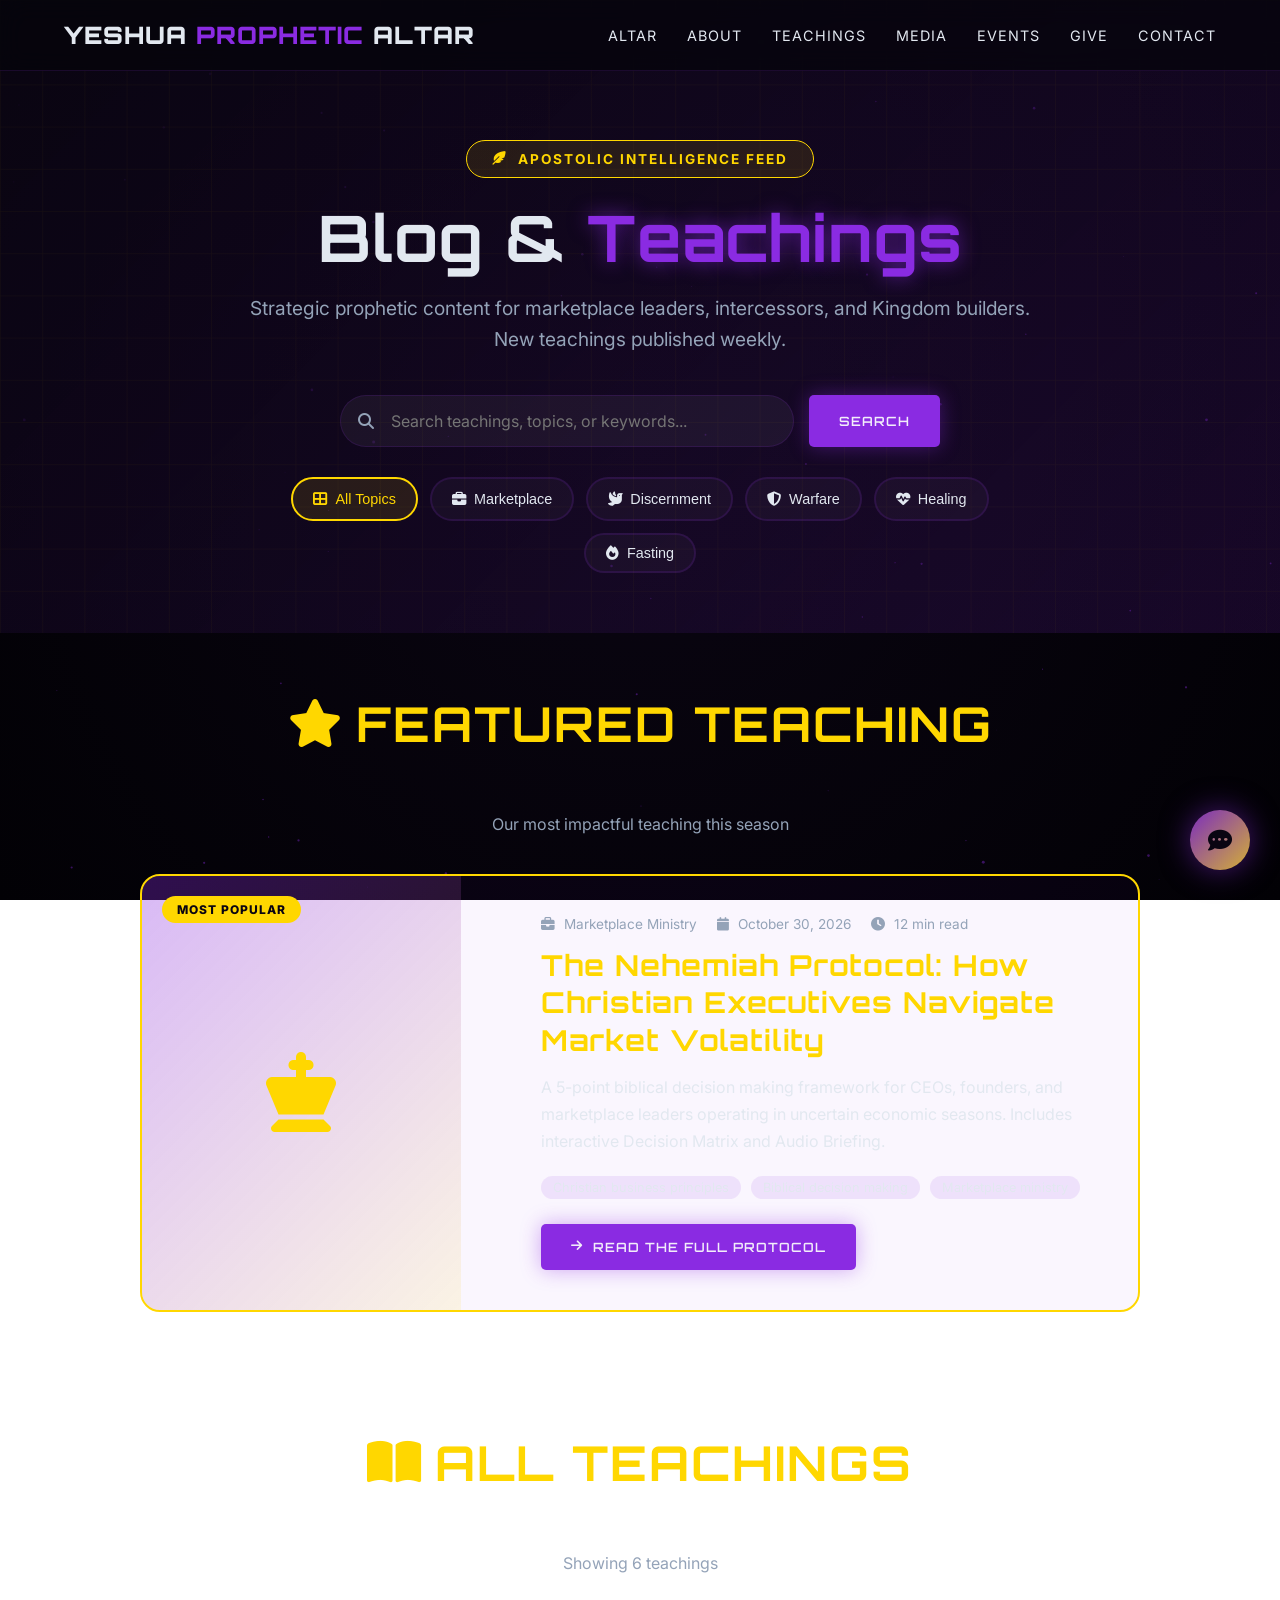
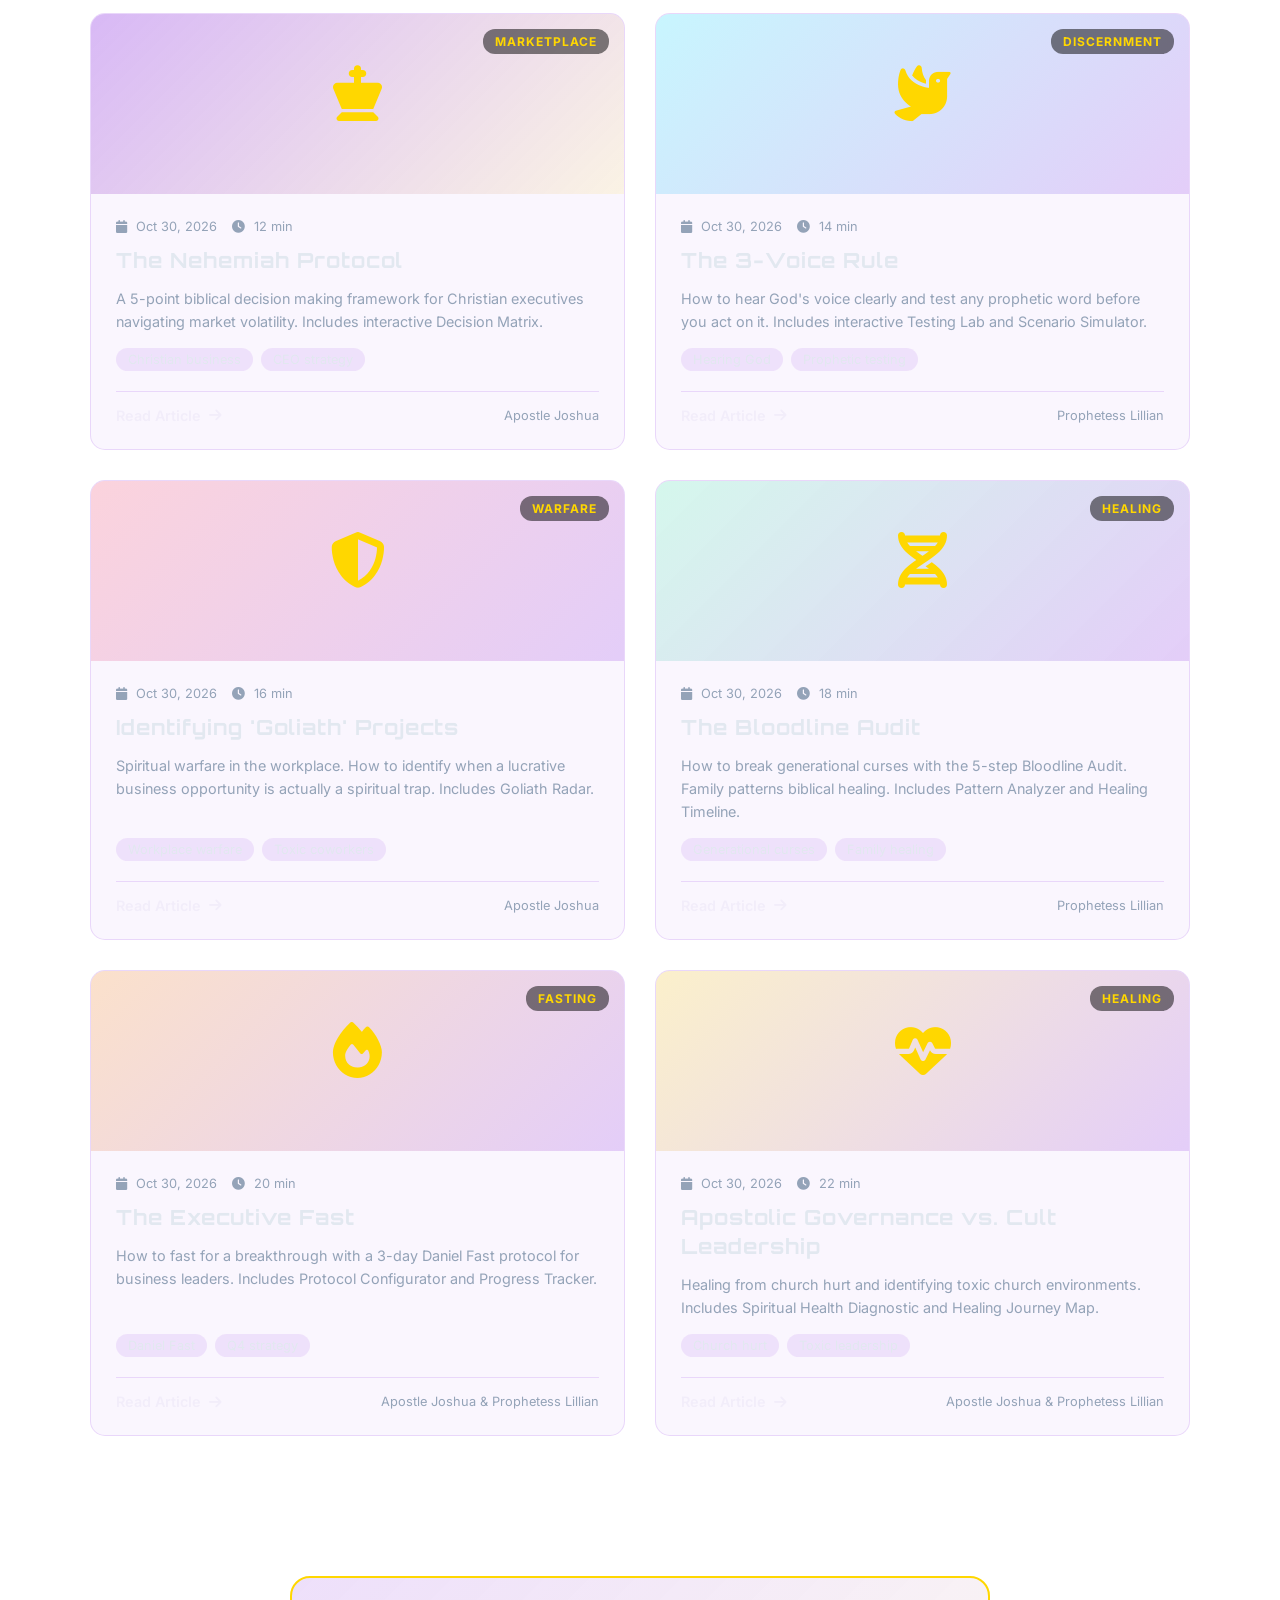
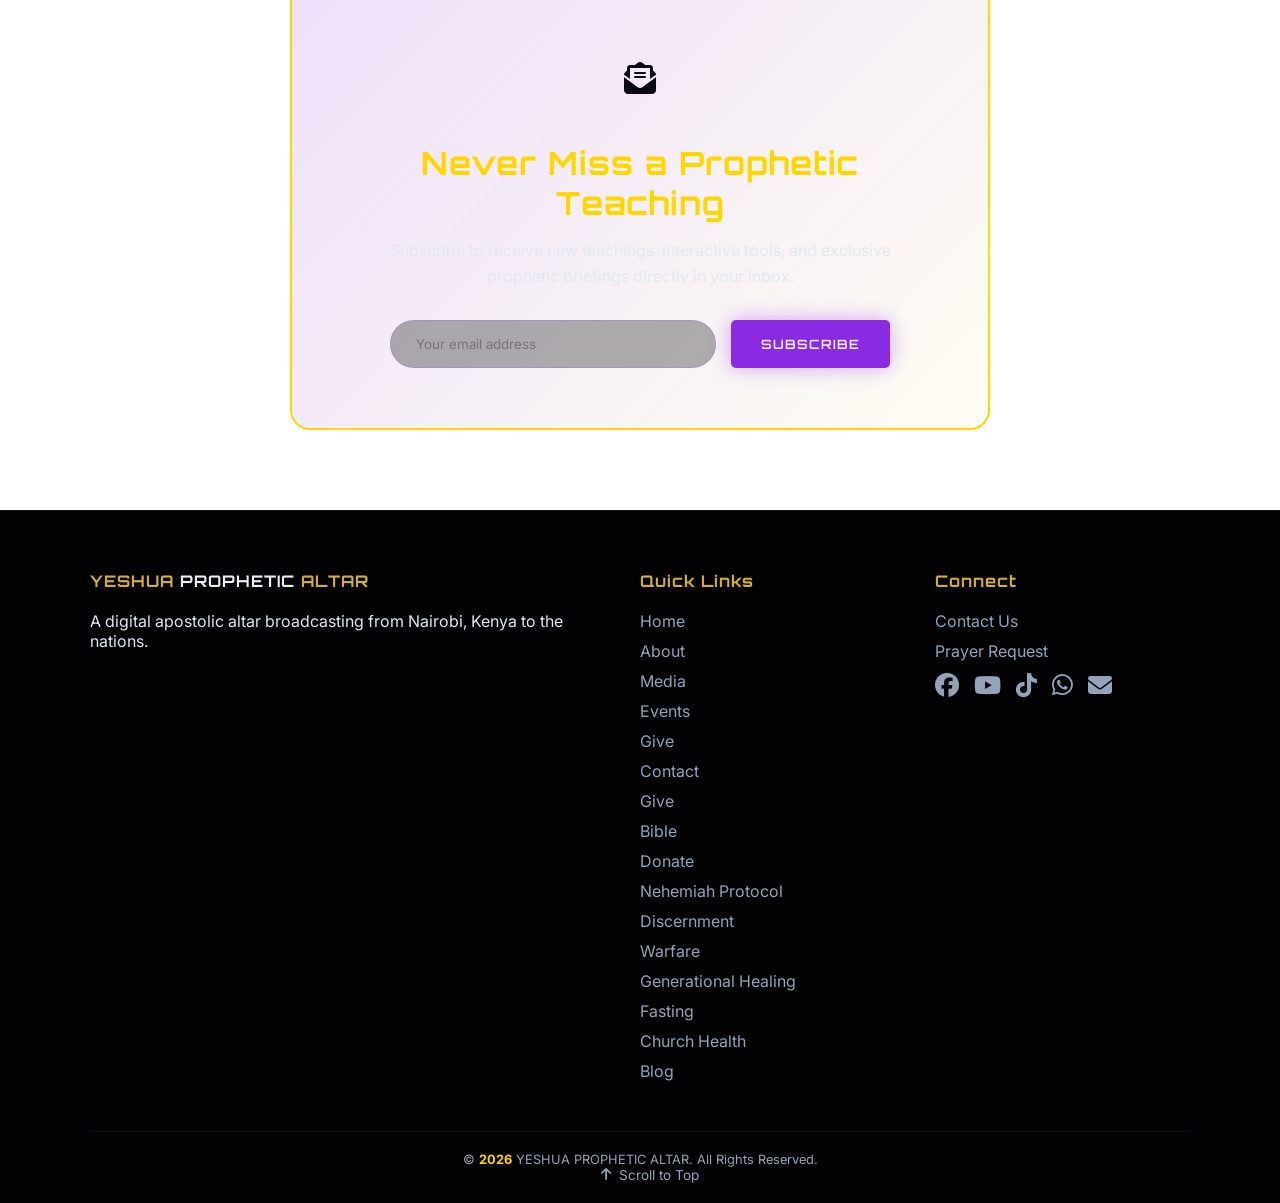
<file: blog.html>
<!DOCTYPE html>
<html lang="en">

<head>
    <meta charset="UTF-8">
    <meta name="viewport" content="width=device-width, initial-scale=1.0">
    <meta http-equiv="X-UA-Compatible" content="IE=edge">

    <!-- PRIMARY SEO META TAGS -->
    <title>Blog & Teachings | Yeshua Prophetic Altar — Apostolic Intelligence for Leaders</title>
    <meta name="title" content="Blog & Teachings | Yeshua Prophetic Altar">
    <meta name="description"
        content="Explore apostolic teachings on marketplace leadership, prophetic discernment, spiritual warfare, generational healing, strategic fasting, and church health. Free resources for Kingdom leaders.">
    <meta name="keywords"
        content="Yeshua Prophetic Altar blog, apostolic teachings, prophetic teaching, marketplace ministry, spiritual warfare, Christian leadership">
    <meta name="author" content="Yeshua Prophetic Altar">
    <meta name="robots" content="index, follow">
    <link rel="canonical" href="https://yeshuapropheticaltar.org/blog.html">

    <!-- OPEN GRAPH / FACEBOOK -->
    <meta property="og:type" content="website">
    <meta property="og:url" content="https://yeshuapropheticaltar.org/blog.html">
    <meta property="og:title" content="Blog & Teachings | Yeshua Prophetic Altar">
    <meta property="og:description"
        content="Apostolic intelligence for leaders. Marketplace strategy, prophetic discernment, spiritual warfare, generational healing, and more.">
    <meta property="og:image" content="https://yeshuapropheticaltar.org/blog-og.jpg">

    <!-- TWITTER CARD -->
    <meta property="twitter:card" content="summary_large_image">
    <meta property="twitter:url" content="https://yeshuapropheticaltar.org/blog.html">
    <meta property="twitter:title" content="Blog & Teachings | Yeshua Prophetic Altar">
    <meta property="twitter:description"
        content="Apostolic intelligence for leaders. Marketplace strategy, prophetic discernment, spiritual warfare, and more.">
    <meta property="twitter:image" content="https://yeshuapropheticaltar.org/blog-og.jpg">

    <!-- FAVICON & THEME -->
    <link rel="icon" type="image/webp" href="assets/media/image/logoyeshuaprophetic.webp">
    <meta name="theme-color" content="#0A0512">

    <!-- FONTS & ICONS -->
    <link rel="preconnect" href="https://fonts.googleapis.com">
    <link rel="preconnect" href="https://fonts.gstatic.com" crossorigin>
    <link
        href="https://fonts.googleapis.com/css2?family=Orbitron:wght@400;700;900&family=Inter:wght@300;400;500;600;700;800&display=swap"
        rel="stylesheet">
    <link rel="stylesheet" href="https://cdnjs.cloudflare.com/ajax/libs/font-awesome/6.4.0/css/all.min.css">

    <!-- AOS ANIMATION LIBRARY -->
    <link href="https://unpkg.com/aos@2.3.1/dist/aos.css" rel="stylesheet">

    <!-- MAIN STYLESHEET -->
    <link rel="stylesheet" href="style.css">

    <!-- ========================================== -->
    <!-- SEO: COLLECTION PAGE + BREADCRUMB SCHEMA -->
    <!-- ========================================== -->
    <script type="application/ld+json">
    {
      "@context": "https://schema.org",
      "@graph": [
        {
          "@type": "CollectionPage",
          "@id": "https://yeshuapropheticaltar.org/blog.html#collection",
          "name": "Blog & Teachings",
          "description": "Apostolic intelligence for leaders. Marketplace strategy, prophetic discernment, spiritual warfare, generational healing, and church health.",
          "url": "https://yeshuapropheticaltar.org/blog.html",
          "isPartOf": {
            "@id": "https://yeshuapropheticaltar.org/#organization"
          },
          "hasPart": [
            {
              "@type": "Article",
              "name": "The Nehemiah Protocol",
              "url": "https://yeshuapropheticaltar.org/nehemiah-protocol.html",
              "articleSection": "Marketplace Ministry"
            },
            {
              "@type": "Article",
              "name": "The 3-Voice Rule",
              "url": "https://yeshuapropheticaltar.org/three-voice-rule.html",
              "articleSection": "Prophetic Discernment"
            },
            {
              "@type": "Article",
              "name": "Identifying Goliath Projects",
              "url": "https://yeshuapropheticaltar.org/goliath-projects.html",
              "articleSection": "Marketplace Warfare"
            },
            {
              "@type": "Article",
              "name": "The Bloodline Audit",
              "url": "https://yeshuapropheticaltar.org/bloodline-audit.html",
              "articleSection": "Generational Healing"
            },
            {
              "@type": "Article",
              "name": "The Executive Fast",
              "url": "https://yeshuapropheticaltar.org/executive-fast.html",
              "articleSection": "Strategic Fasting"
            },
            {
              "@type": "Article",
              "name": "Apostolic Governance vs Cult Leadership",
              "url": "https://yeshuapropheticaltar.org/church-health.html",
              "articleSection": "Church Health & Healing"
            }
          ]
        },
        {
          "@type": "BreadcrumbList",
          "itemListElement": [
            {
              "@type": "ListItem",
              "position": 1,
              "name": "Home",
              "item": "https://yeshuapropheticaltar.org/"
            },
            {
              "@type": "ListItem",
              "position": 2,
              "name": "Blog & Teachings",
              "item": "https://yeshuapropheticaltar.org/blog.html"
            }
          ]
        }
      ]
    }
    </script>
</head>

<body>
    <canvas id="bg-canvas" aria-hidden="true"></canvas>

    <div id="site-header"></div>

    <main id="main-content">

        <!-- ========================================== -->
        <!-- BLOG HERO SECTION -->
        <!-- ========================================== -->
        <section class="blog-hero">
            <div class="hero-overlay"></div>
            <div class="container">
                <div class="blog-hero-content" data-aos="fade-up">
                    <div class="blog-badge"><i class="fas fa-feather-alt"></i> APOSTOLIC INTELLIGENCE FEED</div>
                    <h1 class="blog-title">Blog & <span class="glow">Teachings</span></h1>
                    <p class="blog-subtitle">Strategic prophetic content for marketplace leaders, intercessors, and
                        Kingdom builders. New teachings published weekly.</p>

                    <!-- Blog Search -->
                    <div class="blog-search">
                        <div class="search-input-wrapper">
                            <i class="fas fa-search"></i>
                            <input type="text" id="blogSearch" placeholder="Search teachings, topics, or keywords..."
                                autocomplete="off">
                        </div>
                        <button id="searchBtn" class="btn-neon">Search</button>
                    </div>

                    <!-- Category Filters -->
                    <div class="blog-categories">
                        <button class="category-filter active" data-category="all">
                            <i class="fas fa-th-large"></i> All Topics
                        </button>
                        <button class="category-filter" data-category="marketplace">
                            <i class="fas fa-briefcase"></i> Marketplace
                        </button>
                        <button class="category-filter" data-category="discernment">
                            <i class="fas fa-dove"></i> Discernment
                        </button>
                        <button class="category-filter" data-category="warfare">
                            <i class="fas fa-shield-alt"></i> Warfare
                        </button>
                        <button class="category-filter" data-category="healing">
                            <i class="fas fa-heart-pulse"></i> Healing
                        </button>
                        <button class="category-filter" data-category="fasting">
                            <i class="fas fa-fire"></i> Fasting
                        </button>
                    </div>
                </div>
            </div>
        </section>

        <!-- ========================================== -->
        <!-- FEATURED POST SECTION -->
        <!-- ========================================== -->
        <section class="section featured-section">
            <div class="container">
                <div class="section-header" data-aos="fade-up">
                    <h2 class="section-title"><i class="fas fa-star"></i> Featured Teaching</h2>
                    <p class="section-desc">Our most impactful teaching this season</p>
                </div>

                <div class="featured-post" data-aos="fade-up" data-aos-delay="100">
                    <div class="featured-image">
                        <div class="featured-icon">
                            <i class="fas fa-chess-king"></i>
                        </div>
                        <div class="featured-badge">MOST POPULAR</div>
                    </div>
                    <div class="featured-content">
                        <div class="featured-meta">
                            <span class="featured-category"><i class="fas fa-briefcase"></i> Marketplace Ministry</span>
                            <span class="featured-date"><i class="fas fa-calendar"></i> October 30, 2026</span>
                            <span class="featured-read"><i class="fas fa-clock"></i> 12 min read</span>
                        </div>
                        <h3>The Nehemiah Protocol: How Christian Executives Navigate Market Volatility</h3>
                        <p>A 5-point biblical decision making framework for CEOs, founders, and marketplace leaders
                            operating in uncertain economic seasons. Includes interactive Decision Matrix and Audio
                            Briefing.</p>
                        <div class="featured-tags">
                            <span class="tag">Christian business principles</span>
                            <span class="tag">Biblical decision making</span>
                            <span class="tag">Marketplace ministry</span>
                        </div>
                        <a href="nehemiah-protocol.html" class="btn-neon featured-btn">
                            <i class="fas fa-arrow-right"></i> Read The Full Protocol
                        </a>
                    </div>
                </div>
            </div>
        </section>

        <!-- ========================================== -->
        <!-- BLOG GRID SECTION -->
        <!-- ========================================== -->
        <section class="section blog-grid-section">
            <div class="container">
                <div class="section-header" data-aos="fade-up">
                    <h2 class="section-title"><i class="fas fa-book-open"></i> All Teachings</h2>
                    <p class="section-desc" id="resultsCount">Showing 6 teachings</p>
                </div>

                <div class="blog-grid" id="blogGrid">

                    <!-- POST 1: Nehemiah Protocol -->
                    <article class="blog-card" data-category="marketplace"
                        data-title="The Nehemiah Protocol: How Christian Executives Navigate Market Volatility"
                        data-keywords="christian business principles biblical decision making marketplace ceo executives nehemiah"
                        data-aos="fade-up">
                        <div class="card-image marketplace-bg">
                            <div class="card-icon"><i class="fas fa-chess-king"></i></div>
                            <div class="card-category-badge">Marketplace</div>
                        </div>
                        <div class="card-body">
                            <div class="card-meta">
                                <span><i class="fas fa-calendar"></i> Oct 30, 2026</span>
                                <span><i class="fas fa-clock"></i> 12 min</span>
                            </div>
                            <h3>The Nehemiah Protocol</h3>
                            <p>A 5-point biblical decision making framework for Christian executives navigating market
                                volatility. Includes interactive Decision Matrix.</p>
                            <div class="card-tags">
                                <span class="tag">Christian business</span>
                                <span class="tag">CEO strategy</span>
                            </div>
                            <div class="card-footer">
                                <a href="nehemiah-protocol.html" class="card-link">Read Article <i
                                        class="fas fa-arrow-right"></i></a>
                                <span class="card-author">Apostle Joshua</span>
                            </div>
                        </div>
                    </article>

                    <!-- POST 2: 3-Voice Rule -->
                    <article class="blog-card" data-category="discernment"
                        data-title="The 3-Voice Rule: How to Test a Prophetic Word Before You Act On It"
                        data-keywords="how to hear gods voice prophetic word testing discernment 3-voice rule is this from god"
                        data-aos="fade-up" data-aos-delay="100">
                        <div class="card-image discernment-bg">
                            <div class="card-icon"><i class="fas fa-dove"></i></div>
                            <div class="card-category-badge">Discernment</div>
                        </div>
                        <div class="card-body">
                            <div class="card-meta">
                                <span><i class="fas fa-calendar"></i> Oct 30, 2026</span>
                                <span><i class="fas fa-clock"></i> 14 min</span>
                            </div>
                            <h3>The 3-Voice Rule</h3>
                            <p>How to hear God's voice clearly and test any prophetic word before you act on it.
                                Includes interactive Testing Lab and Scenario Simulator.</p>
                            <div class="card-tags">
                                <span class="tag">Hearing God</span>
                                <span class="tag">Prophetic testing</span>
                            </div>
                            <div class="card-footer">
                                <a href="three-voice-rule.html" class="card-link">Read Article <i
                                        class="fas fa-arrow-right"></i></a>
                                <span class="card-author">Prophetess Lillian</span>
                            </div>
                        </div>
                    </article>

                    <!-- POST 3: Goliath Projects -->
                    <article class="blog-card" data-category="warfare"
                        data-title="Identifying Goliath Projects: When a Lucrative Business Opportunity is a Spiritual Trap"
                        data-keywords="spiritual warfare workplace toxic coworkers goliath projects business traps"
                        data-aos="fade-up" data-aos-delay="200">
                        <div class="card-image warfare-bg">
                            <div class="card-icon"><i class="fas fa-shield-alt"></i></div>
                            <div class="card-category-badge">Warfare</div>
                        </div>
                        <div class="card-body">
                            <div class="card-meta">
                                <span><i class="fas fa-calendar"></i> Oct 30, 2026</span>
                                <span><i class="fas fa-clock"></i> 16 min</span>
                            </div>
                            <h3>Identifying 'Goliath' Projects</h3>
                            <p>Spiritual warfare in the workplace. How to identify when a lucrative business opportunity
                                is actually a spiritual trap. Includes Goliath Radar.</p>
                            <div class="card-tags">
                                <span class="tag">Workplace warfare</span>
                                <span class="tag">Toxic coworkers</span>
                            </div>
                            <div class="card-footer">
                                <a href="goliath-projects.html" class="card-link">Read Article <i
                                        class="fas fa-arrow-right"></i></a>
                                <span class="card-author">Apostle Joshua</span>
                            </div>
                        </div>
                    </article>

                    <!-- POST 4: Bloodline Audit -->
                    <article class="blog-card" data-category="healing"
                        data-title="The Bloodline Audit: 5 Steps to Sever Generational Curses"
                        data-keywords="how to break generational curses family patterns biblical healing bloodline audit prophetess lillian"
                        data-aos="fade-up" data-aos-delay="300">
                        <div class="card-image healing-bg">
                            <div class="card-icon"><i class="fas fa-dna"></i></div>
                            <div class="card-category-badge">Healing</div>
                        </div>
                        <div class="card-body">
                            <div class="card-meta">
                                <span><i class="fas fa-calendar"></i> Oct 30, 2026</span>
                                <span><i class="fas fa-clock"></i> 18 min</span>
                            </div>
                            <h3>The Bloodline Audit</h3>
                            <p>How to break generational curses with the 5-step Bloodline Audit. Family patterns
                                biblical healing. Includes Pattern Analyzer and Healing Timeline.</p>
                            <div class="card-tags">
                                <span class="tag">Generational curses</span>
                                <span class="tag">Family healing</span>
                            </div>
                            <div class="card-footer">
                                <a href="bloodline-audit.html" class="card-link">Read Article <i
                                        class="fas fa-arrow-right"></i></a>
                                <span class="card-author">Prophetess Lillian</span>
                            </div>
                        </div>
                    </article>

                    <!-- POST 5: Executive Fast -->
                    <article class="blog-card" data-category="fasting"
                        data-title="The Executive Fast: A 3-Day Protocol for Leaders Seeking Divine Direction"
                        data-keywords="how to fast for breakthrough daniel fast business leaders executive fasting q4 clarity"
                        data-aos="fade-up" data-aos-delay="400">
                        <div class="card-image fasting-bg">
                            <div class="card-icon"><i class="fas fa-fire"></i></div>
                            <div class="card-category-badge">Fasting</div>
                        </div>
                        <div class="card-body">
                            <div class="card-meta">
                                <span><i class="fas fa-calendar"></i> Oct 30, 2026</span>
                                <span><i class="fas fa-clock"></i> 20 min</span>
                            </div>
                            <h3>The Executive Fast</h3>
                            <p>How to fast for a breakthrough with a 3-day Daniel Fast protocol for business leaders.
                                Includes Protocol Configurator and Progress Tracker.</p>
                            <div class="card-tags">
                                <span class="tag">Daniel Fast</span>
                                <span class="tag">Q4 strategy</span>
                            </div>
                            <div class="card-footer">
                                <a href="executive-fast.html" class="card-link">Read Article <i
                                        class="fas fa-arrow-right"></i></a>
                                <span class="card-author">Apostle Joshua & Prophetess Lillian</span>
                            </div>
                        </div>
                    </article>

                    <!-- POST 6: Church Health -->
                    <article class="blog-card" data-category="healing"
                        data-title="Apostolic Governance vs Cult Leadership: How to Protect Your Heart and Finances"
                        data-keywords="healing from church hurt toxic church environments cult leadership apostolic governance spiritual abuse"
                        data-aos="fade-up" data-aos-delay="500">
                        <div class="card-image church-bg">
                            <div class="card-icon"><i class="fas fa-heart-pulse"></i></div>
                            <div class="card-category-badge">Healing</div>
                        </div>
                        <div class="card-body">
                            <div class="card-meta">
                                <span><i class="fas fa-calendar"></i> Oct 30, 2026</span>
                                <span><i class="fas fa-clock"></i> 22 min</span>
                            </div>
                            <h3>Apostolic Governance vs. Cult Leadership</h3>
                            <p>Healing from church hurt and identifying toxic church environments. Includes Spiritual
                                Health Diagnostic and Healing Journey Map.</p>
                            <div class="card-tags">
                                <span class="tag">Church hurt</span>
                                <span class="tag">Toxic leadership</span>
                            </div>
                            <div class="card-footer">
                                <a href="church-health.html" class="card-link">Read Article <i
                                        class="fas fa-arrow-right"></i></a>
                                <span class="card-author">Apostle Joshua & Prophetess Lillian</span>
                            </div>
                        </div>
                    </article>

                </div>

                <!-- No Results Message -->
                <div id="noResults" class="no-results hidden">
                    <i class="fas fa-search"></i>
                    <h3>No teachings found</h3>
                    <p>Try adjusting your search or filter criteria.</p>
                </div>
            </div>
        </section>

        <!-- ========================================== -->
        <!-- NEWSLETTER CTA SECTION -->
        <!-- ========================================== -->
        <section class="section newsletter-section">
            <div class="container">
                <div class="newsletter-card" data-aos="zoom-in">
                    <div class="newsletter-icon">
                        <i class="fas fa-envelope-open-text"></i>
                    </div>
                    <h2>Never Miss a Prophetic Teaching</h2>
                    <p>Subscribe to receive new teachings, interactive tools, and exclusive prophetic briefings directly
                        in your inbox.</p>

                    <form name="blog-newsletter" method="POST" data-netlify="true" data-netlify-honeypot="bot-field"
                        class="newsletter-form" id="newsletterForm">
                        <input type="hidden" name="form-name" value="blog-newsletter">
                        <p class="bot-field"><label>Don't fill this out: <input name="bot-field"></label></p>

                        <div class="newsletter-inputs">
                            <input type="email" name="email" placeholder="Your email address" required>
                            <button type="submit" class="btn-neon">Subscribe</button>
                        </div>
                    </form>

                    <div id="newsletterSuccess" class="newsletter-success hidden">
                        <i class="fas fa-check-circle"></i>
                        <p>You're subscribed! Check your inbox for confirmation.</p>
                    </div>
                </div>
            </div>
        </section>

    </main>

    <div id="site-footer"></div>
    <div id="ai-container"></div>

    <!-- SCRIPTS -->
    <script src="https://unpkg.com/aos@2.3.1/dist/aos.js"></script>
    <script src="components.js"></script>
    <script src="script.js"></script>

    <!-- PAGE-SPECIFIC SCRIPTS -->
    <script>
        // Initialize AOS
        AOS.init({ duration: 800, once: true, offset: 50 });

        // ==========================================
        // BLOG SEARCH FUNCTIONALITY
        // ==========================================
        const searchInput = document.getElementById('blogSearch');
        const searchBtn = document.getElementById('searchBtn');
        const blogCards = document.querySelectorAll('.blog-card');
        const noResults = document.getElementById('noResults');
        const resultsCount = document.getElementById('resultsCount');

        function performSearch() {
            const query = searchInput.value.toLowerCase().trim();
            let visibleCount = 0;

            blogCards.forEach(card => {
                const title = card.dataset.title.toLowerCase();
                const keywords = card.dataset.keywords.toLowerCase();
                const category = card.dataset.category.toLowerCase();

                const matches = title.includes(query) ||
                    keywords.includes(query) ||
                    category.includes(query);

                if (matches) {
                    card.style.display = 'block';
                    visibleCount++;
                } else {
                    card.style.display = 'none';
                }
            });

            resultsCount.textContent = `Showing ${visibleCount} teaching${visibleCount !== 1 ? 's' : ''}`;
            noResults.classList.toggle('hidden', visibleCount > 0);
        }

        searchBtn.addEventListener('click', performSearch);
        searchInput.addEventListener('keyup', (e) => {
            if (e.key === 'Enter') performSearch();
        });

        // Live search as user types
        searchInput.addEventListener('input', performSearch);

        // ==========================================
        // CATEGORY FILTER FUNCTIONALITY
        // ==========================================
        const categoryFilters = document.querySelectorAll('.category-filter');

        categoryFilters.forEach(filter => {
            filter.addEventListener('click', function () {
                // Remove active from all
                categoryFilters.forEach(f => f.classList.remove('active'));
                // Add active to clicked
                this.classList.add('active');

                const category = this.dataset.category;
                let visibleCount = 0;

                blogCards.forEach(card => {
                    if (category === 'all' || card.dataset.category === category) {
                        card.style.display = 'block';
                        visibleCount++;
                    } else {
                        card.style.display = 'none';
                    }
                });

                resultsCount.textContent = `Showing ${visibleCount} teaching${visibleCount !== 1 ? 's' : ''}`;
                noResults.classList.toggle('hidden', visibleCount > 0);

                // Clear search input
                searchInput.value = '';
            });
        });

        // ==========================================
        // NEWSLETTER FORM HANDLING
        // ==========================================
        document.getElementById('newsletterForm').addEventListener('submit', function (e) {
            e.preventDefault();

            const formData = new FormData(this);

            fetch('/', {
                method: 'POST',
                headers: { 'Content-Type': 'application/x-www-form-urlencoded' },
                body: new URLSearchParams(formData).toString()
            })
                .then(() => {
                    this.classList.add('hidden');
                    document.getElementById('newsletterSuccess').classList.remove('hidden');
                })
                .catch(() => {
                    alert('Subscription failed. Please try again.');
                });
        });
    </script>

    <!-- PAGE-SPECIFIC STYLES -->
    <style>
        /* ==========================================
           BLOG HERO
           ========================================== */
        .blog-hero {
            position: relative;
            padding: 140px 20px 60px;
            background: linear-gradient(135deg, rgba(10, 5, 18, 0.95), rgba(138, 43, 226, 0.15));
            overflow: hidden;
        }

        .hero-overlay {
            position: absolute;
            top: 0;
            left: 0;
            right: 0;
            bottom: 0;
            background: url('data:image/svg+xml,<svg xmlns="http://www.w3.org/2000/svg" viewBox="0 0 1200 600"><defs><pattern id="grid" width="40" height="40" patternUnits="userSpaceOnUse"><path d="M 40 0 L 0 0 0 40" fill="none" stroke="rgba(255,215,0,0.05)" stroke-width="1"/></pattern></defs><rect width="100%" height="100%" fill="url(%23grid)"/></svg>');
        }

        .blog-hero-content {
            position: relative;
            z-index: 2;
            max-width: 800px;
            margin: 0 auto;
            text-align: center;
        }

        .blog-badge {
            display: inline-flex;
            align-items: center;
            gap: 10px;
            background: rgba(255, 215, 0, 0.1);
            border: 1px solid var(--gold);
            color: var(--gold);
            padding: 10px 25px;
            border-radius: 30px;
            font-size: 0.85rem;
            font-weight: 700;
            letter-spacing: 2px;
            margin-bottom: 25px;
        }

        .blog-title {
            font-size: clamp(2.5rem, 6vw, 4rem);
            margin-bottom: 20px;
        }

        .blog-subtitle {
            font-size: 1.2rem;
            color: #94a3b8;
            margin-bottom: 40px;
            line-height: 1.6;
        }

        /* Blog Search */
        .blog-search {
            display: flex;
            gap: 15px;
            max-width: 600px;
            margin: 0 auto 30px;
        }

        .search-input-wrapper {
            flex: 1;
            position: relative;
        }

        .search-input-wrapper i {
            position: absolute;
            left: 18px;
            top: 50%;
            transform: translateY(-50%);
            color: #94a3b8;
        }

        .search-input-wrapper input {
            width: 100%;
            background: rgba(255, 255, 255, 0.05);
            border: 1px solid var(--border);
            border-radius: 30px;
            padding: 15px 15px 15px 50px;
            color: var(--text);
            font-family: inherit;
            font-size: 1rem;
        }

        .search-input-wrapper input:focus {
            outline: none;
            border-color: var(--cyan);
        }

        /* Category Filters */
        .blog-categories {
            display: flex;
            gap: 12px;
            justify-content: center;
            flex-wrap: wrap;
        }

        .category-filter {
            background: rgba(255, 255, 255, 0.03);
            border: 2px solid var(--border);
            padding: 10px 20px;
            border-radius: 25px;
            color: var(--text);
            cursor: pointer;
            transition: 0.3s;
            display: flex;
            align-items: center;
            gap: 8px;
            font-size: 0.9rem;
        }

        .category-filter:hover {
            border-color: var(--cyan);
            background: rgba(138, 43, 226, 0.1);
        }

        .category-filter.active {
            border-color: var(--gold);
            background: rgba(255, 215, 0, 0.1);
            color: var(--gold);
        }

        /* ==========================================
           FEATURED POST
           ========================================== */
        .featured-section {
            padding: 60px 20px;
        }

        .section-header {
            text-align: center;
            margin-bottom: 40px;
        }

        .section-header .section-title {
            display: flex;
            align-items: center;
            justify-content: center;
            gap: 12px;
        }

        .section-header .section-title i {
            color: var(--gold);
        }

        .featured-post {
            display: grid;
            grid-template-columns: 1fr 2fr;
            gap: 40px;
            background: var(--glass);
            border: 2px solid var(--gold);
            border-radius: 20px;
            overflow: hidden;
            max-width: 1000px;
            margin: 0 auto;
        }

        .featured-image {
            position: relative;
            background: linear-gradient(135deg, rgba(138, 43, 226, 0.3), rgba(255, 215, 0, 0.1));
            display: flex;
            align-items: center;
            justify-content: center;
            min-height: 300px;
        }

        .featured-icon {
            font-size: 5rem;
            color: var(--gold);
        }

        .featured-badge {
            position: absolute;
            top: 20px;
            left: 20px;
            background: var(--gold);
            color: var(--bg);
            padding: 6px 15px;
            border-radius: 15px;
            font-size: 0.75rem;
            font-weight: 800;
            letter-spacing: 1px;
        }

        .featured-content {
            padding: 40px;
            display: flex;
            flex-direction: column;
            justify-content: center;
        }

        .featured-meta {
            display: flex;
            gap: 20px;
            flex-wrap: wrap;
            margin-bottom: 15px;
            color: #94a3b8;
            font-size: 0.85rem;
        }

        .featured-meta i {
            margin-right: 5px;
            color: var(--cyan);
        }

        .featured-content h3 {
            font-size: 1.8rem;
            color: var(--gold);
            margin-bottom: 15px;
            line-height: 1.3;
        }

        .featured-content>p {
            color: var(--text);
            line-height: 1.7;
            margin-bottom: 20px;
        }

        .featured-tags {
            display: flex;
            gap: 10px;
            flex-wrap: wrap;
            margin-bottom: 25px;
        }

        .tag {
            background: rgba(138, 43, 226, 0.1);
            border: 1px solid var(--cyan);
            color: var(--cyan);
            padding: 4px 12px;
            border-radius: 15px;
            font-size: 0.8rem;
        }

        .featured-btn {
            align-self: flex-start;
            display: inline-flex;
            align-items: center;
            gap: 10px;
        }

        /* ==========================================
           BLOG GRID
           ========================================== */
        .blog-grid-section {
            padding: 60px 20px;
        }

        .blog-grid {
            display: grid;
            grid-template-columns: repeat(auto-fill, minmax(350px, 1fr));
            gap: 30px;
        }

        .blog-card {
            background: var(--glass);
            border: 1px solid var(--border);
            border-radius: 15px;
            overflow: hidden;
            transition: 0.3s;
            display: flex;
            flex-direction: column;
        }

        .blog-card:hover {
            transform: translateY(-8px);
            border-color: var(--cyan);
            box-shadow: 0 20px 40px rgba(138, 43, 226, 0.2);
        }

        .card-image {
            position: relative;
            height: 180px;
            display: flex;
            align-items: center;
            justify-content: center;
        }

        .marketplace-bg {
            background: linear-gradient(135deg, rgba(138, 43, 226, 0.3), rgba(255, 215, 0, 0.1));
        }

        .discernment-bg {
            background: linear-gradient(135deg, rgba(0, 243, 255, 0.2), rgba(138, 43, 226, 0.2));
        }

        .warfare-bg {
            background: linear-gradient(135deg, rgba(255, 71, 87, 0.2), rgba(138, 43, 226, 0.2));
        }

        .healing-bg {
            background: linear-gradient(135deg, rgba(0, 255, 136, 0.15), rgba(138, 43, 226, 0.2));
        }

        .fasting-bg {
            background: linear-gradient(135deg, rgba(255, 140, 0, 0.2), rgba(138, 43, 226, 0.2));
        }

        .church-bg {
            background: linear-gradient(135deg, rgba(255, 215, 0, 0.2), rgba(138, 43, 226, 0.2));
        }

        .card-icon {
            font-size: 3.5rem;
            color: var(--gold);
        }

        .card-category-badge {
            position: absolute;
            top: 15px;
            right: 15px;
            background: rgba(0, 0, 0, 0.5);
            color: var(--gold);
            padding: 5px 12px;
            border-radius: 12px;
            font-size: 0.75rem;
            font-weight: 700;
            letter-spacing: 1px;
            text-transform: uppercase;
        }

        .card-body {
            padding: 25px;
            flex: 1;
            display: flex;
            flex-direction: column;
        }

        .card-meta {
            display: flex;
            gap: 15px;
            margin-bottom: 12px;
            color: #94a3b8;
            font-size: 0.8rem;
        }

        .card-meta i {
            margin-right: 5px;
            color: var(--cyan);
        }

        .card-body h3 {
            font-size: 1.3rem;
            color: var(--text);
            margin-bottom: 12px;
            line-height: 1.4;
        }

        .card-body>p {
            color: #94a3b8;
            font-size: 0.9rem;
            line-height: 1.6;
            margin-bottom: 15px;
            flex-grow: 1;
        }

        .card-tags {
            display: flex;
            gap: 8px;
            flex-wrap: wrap;
            margin-bottom: 20px;
        }

        .card-footer {
            display: flex;
            justify-content: space-between;
            align-items: center;
            padding-top: 15px;
            border-top: 1px solid var(--border);
        }

        .card-link {
            color: var(--cyan);
            text-decoration: none;
            font-weight: 600;
            font-size: 0.9rem;
            display: flex;
            align-items: center;
            gap: 8px;
            transition: 0.3s;
        }

        .card-link:hover {
            color: var(--gold);
        }

        .card-author {
            color: #94a3b8;
            font-size: 0.8rem;
        }

        /* No Results */
        .no-results {
            text-align: center;
            padding: 60px 20px;
            color: #94a3b8;
        }

        .no-results i {
            font-size: 4rem;
            margin-bottom: 20px;
            opacity: 0.5;
        }

        .no-results h3 {
            color: var(--text);
            margin-bottom: 10px;
        }

        /* ==========================================
           NEWSLETTER SECTION
           ========================================== */
        .newsletter-section {
            padding: 80px 20px;
        }

        .newsletter-card {
            background: linear-gradient(135deg, rgba(138, 43, 226, 0.15), rgba(255, 215, 0, 0.05));
            border: 2px solid var(--gold);
            border-radius: 20px;
            padding: 60px;
            text-align: center;
            max-width: 700px;
            margin: 0 auto;
        }

        .newsletter-icon {
            width: 80px;
            height: 80px;
            background: linear-gradient(135deg, var(--cyan), var(--gold));
            border-radius: 50%;
            display: flex;
            align-items: center;
            justify-content: center;
            font-size: 2rem;
            color: var(--bg);
            margin: 0 auto 25px;
        }

        .newsletter-card h2 {
            color: var(--gold);
            font-size: 2rem;
            margin-bottom: 15px;
        }

        .newsletter-card>p {
            color: var(--text);
            margin-bottom: 30px;
            line-height: 1.6;
        }

        .newsletter-inputs {
            display: flex;
            gap: 15px;
            max-width: 500px;
            margin: 0 auto;
        }

        .newsletter-inputs input {
            flex: 1;
            background: rgba(0, 0, 0, 0.3);
            border: 1px solid var(--border);
            border-radius: 30px;
            padding: 15px 25px;
            color: var(--text);
            font-family: inherit;
        }

        .newsletter-inputs input:focus {
            outline: none;
            border-color: var(--cyan);
        }

        .newsletter-success {
            display: flex;
            align-items: center;
            justify-content: center;
            gap: 12px;
            color: #00ff88;
            font-weight: 600;
        }

        .newsletter-success i {
            font-size: 1.5rem;
        }

        /* ==========================================
           RESPONSIVE
           ========================================== */
        @media (max-width: 1024px) {
            .featured-post {
                grid-template-columns: 1fr;
            }

            .featured-image {
                min-height: 200px;
            }
        }

        @media (max-width: 768px) {
            .blog-hero {
                padding: 120px 20px 50px;
            }

            .blog-search {
                flex-direction: column;
            }

            .blog-categories {
                gap: 8px;
            }

            .category-filter {
                padding: 8px 15px;
                font-size: 0.85rem;
            }

            .blog-grid {
                grid-template-columns: 1fr;
            }

            .newsletter-card {
                padding: 40px 25px;
            }

            .newsletter-inputs {
                flex-direction: column;
            }
        }

        /* ==========================================
           PRINT STYLES
           ========================================== */
        @media print {
            body {
                background: white !important;
                color: black !important;
            }

            #bg-canvas,
            #site-header,
            #site-footer,
            #ai-container,
            .blog-search,
            .blog-categories,
            .newsletter-section {
                display: none !important;
            }

            .blog-hero {
                background: white !important;
                padding: 40px 0 !important;
            }

            .blog-title,
            .section-title {
                color: #000 !important;
            }

            .blog-card {
                border: 1px solid #ddd !important;
                page-break-inside: avoid;
            }
        }
    </style>
</body>

</html>
</file>
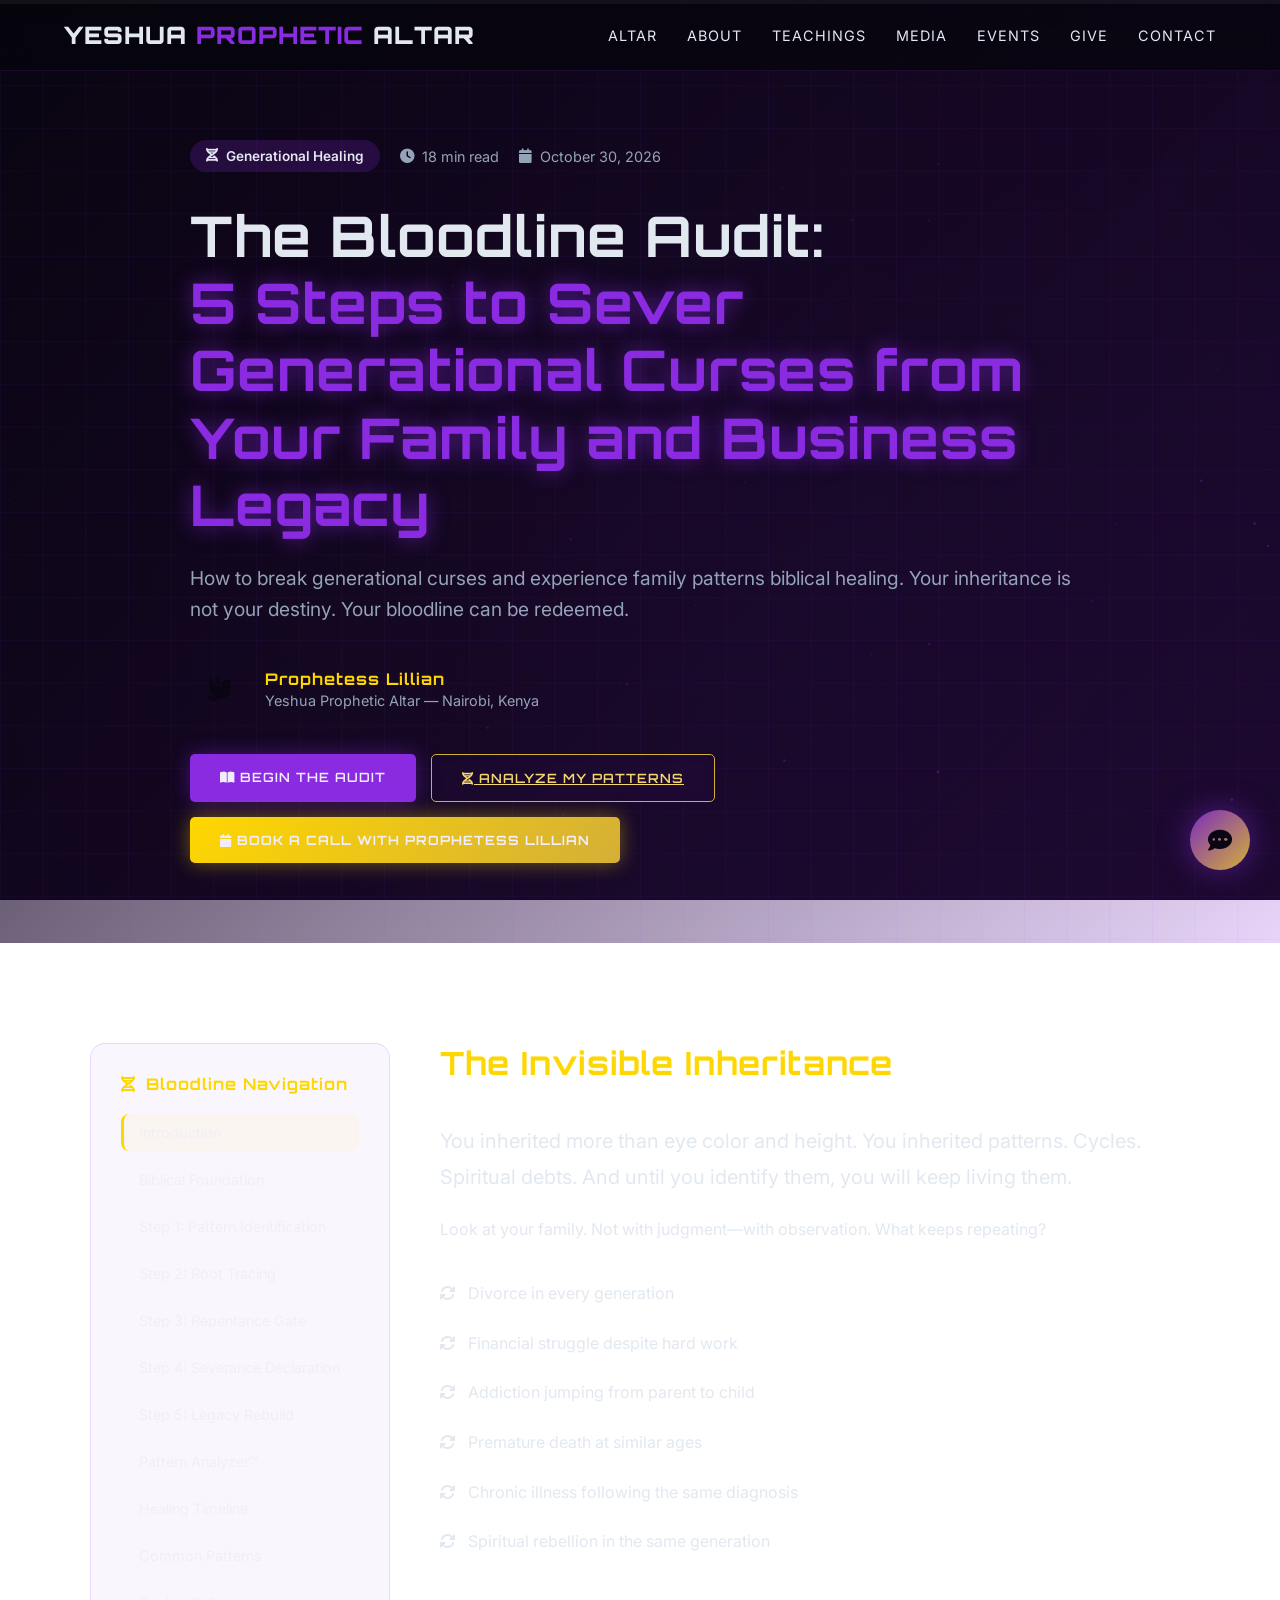
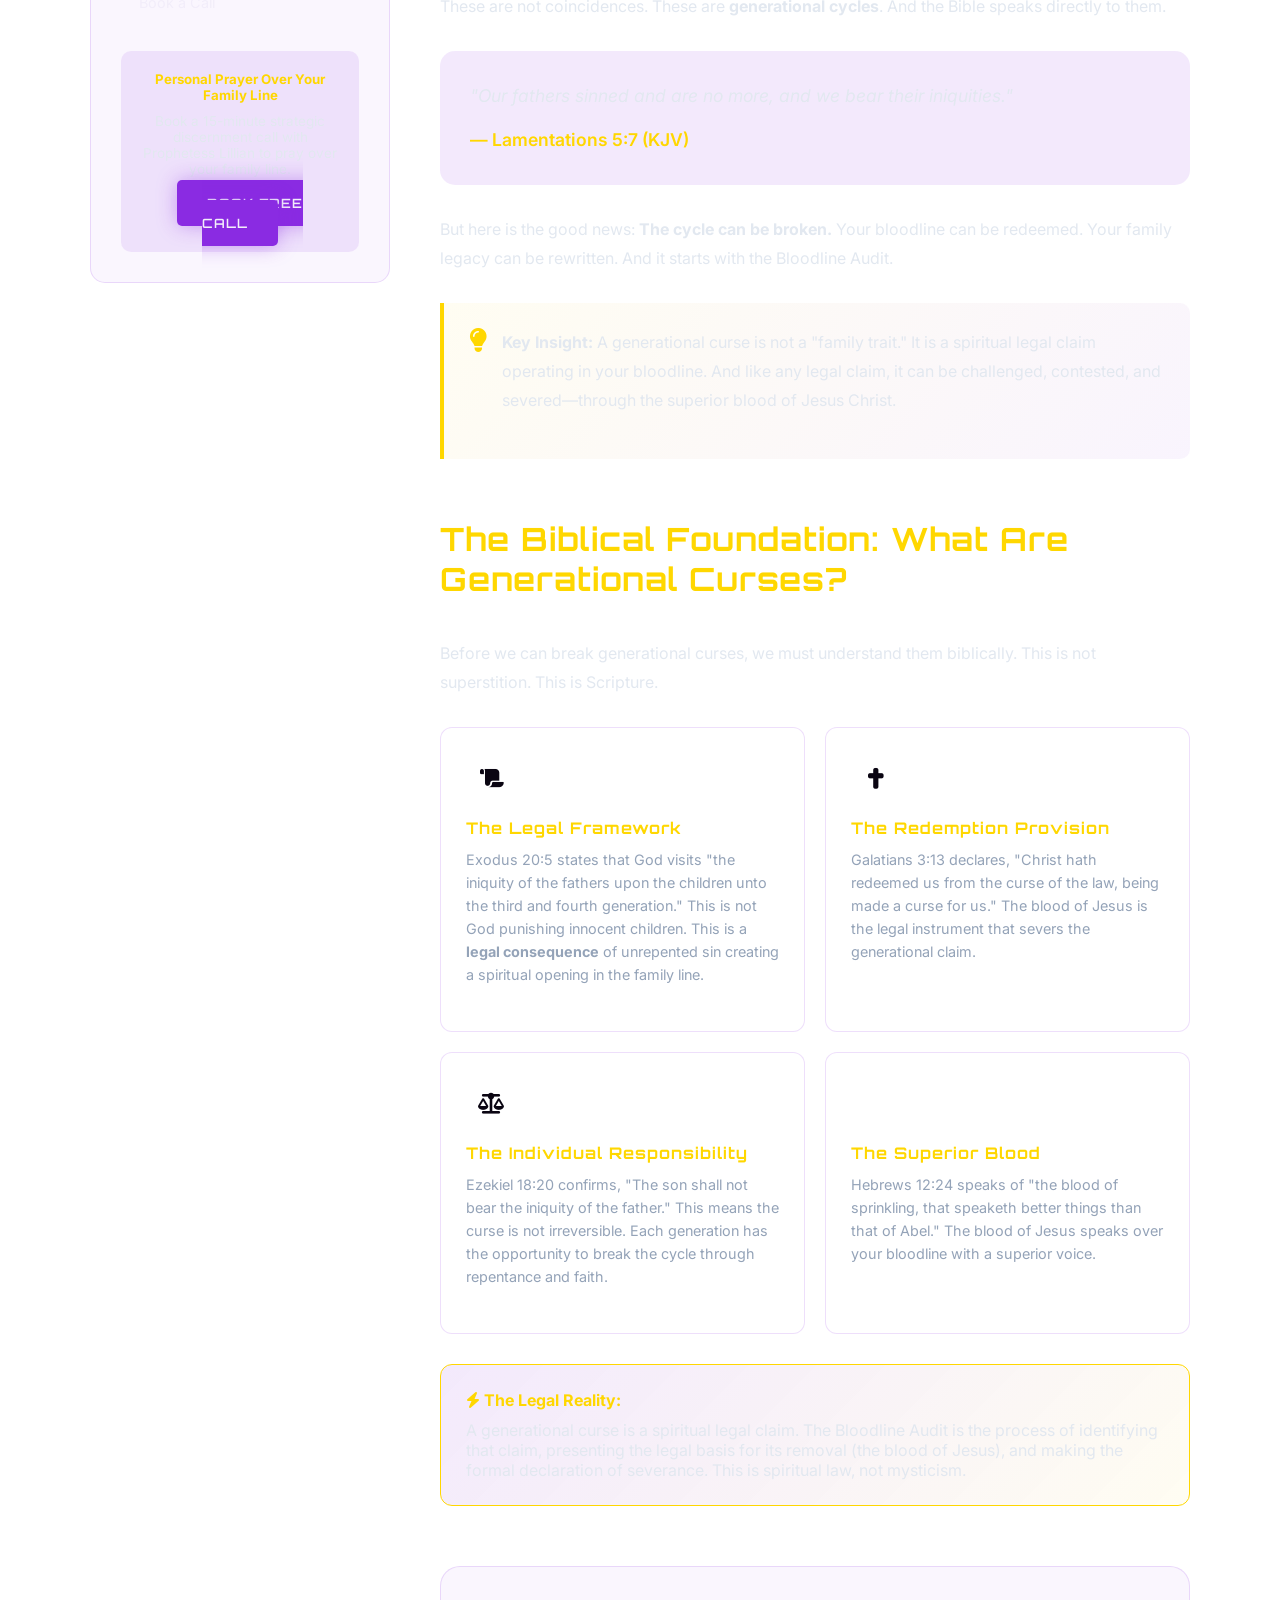
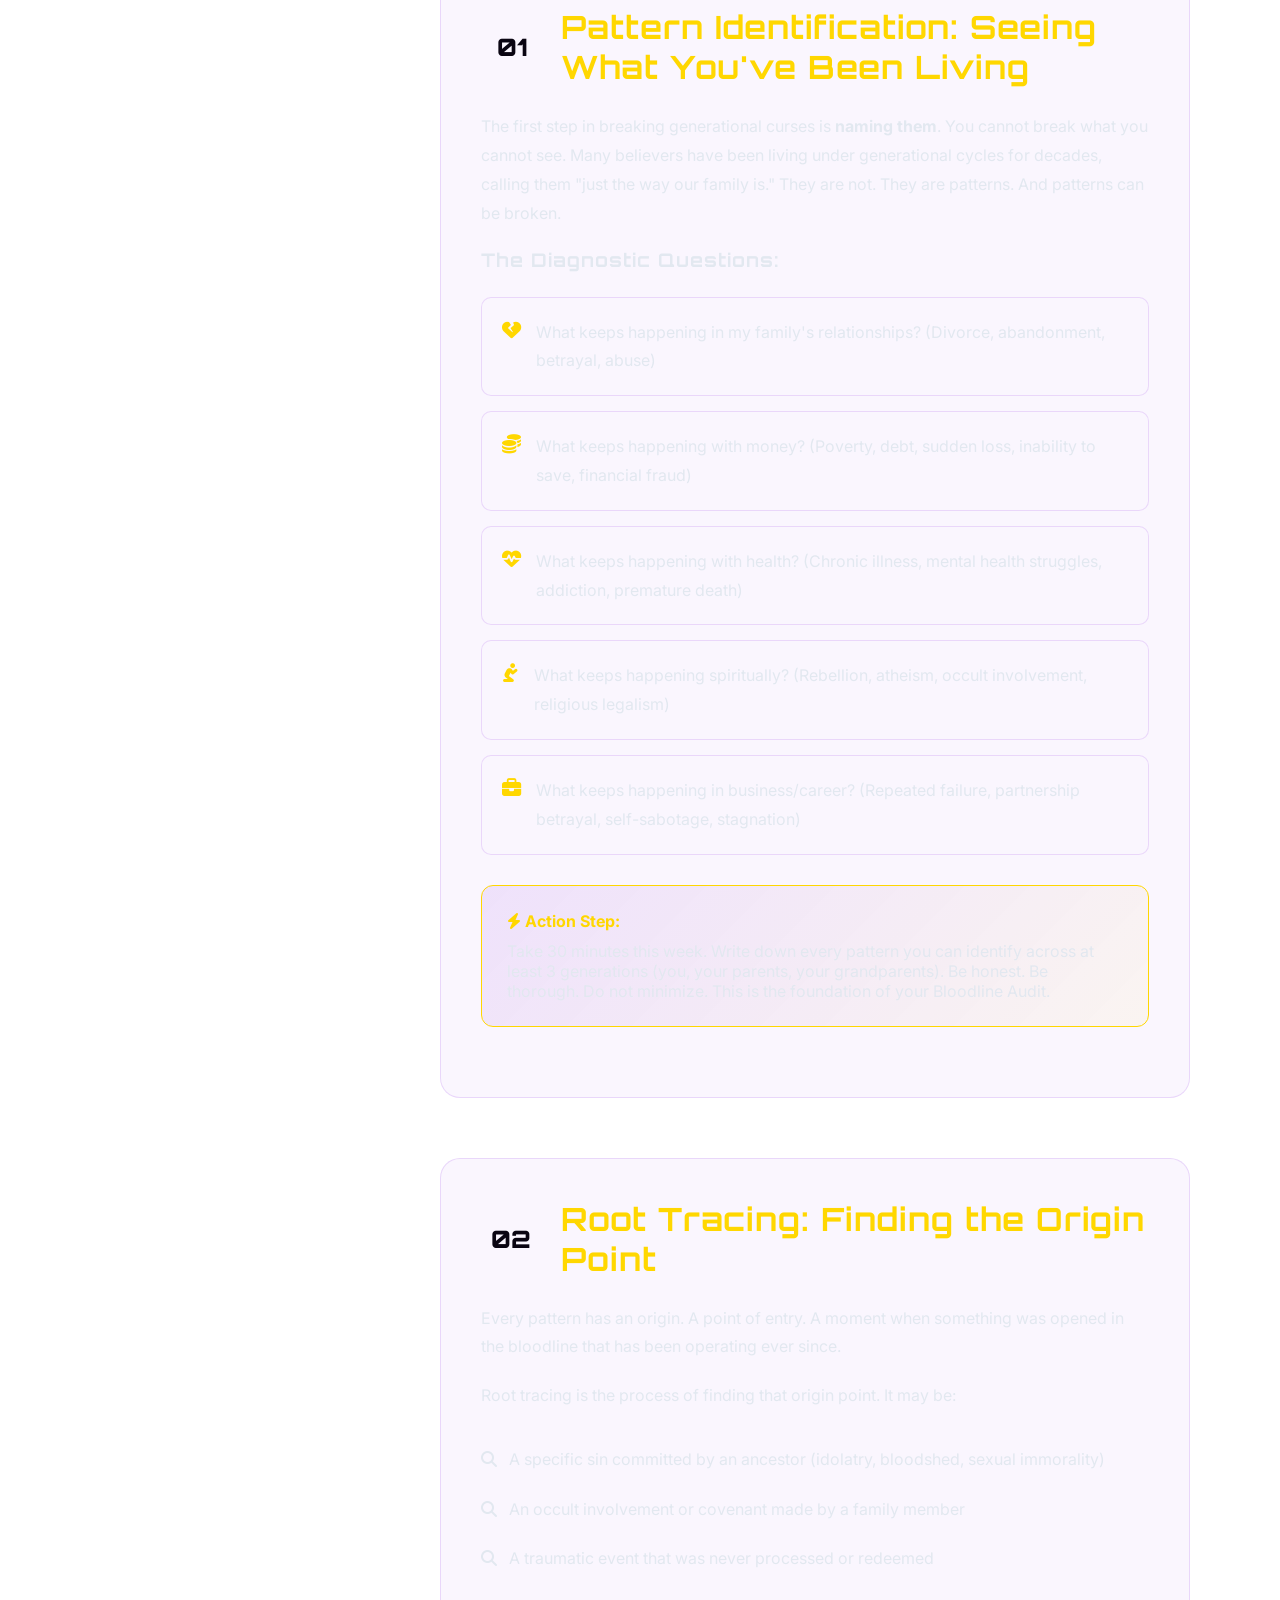
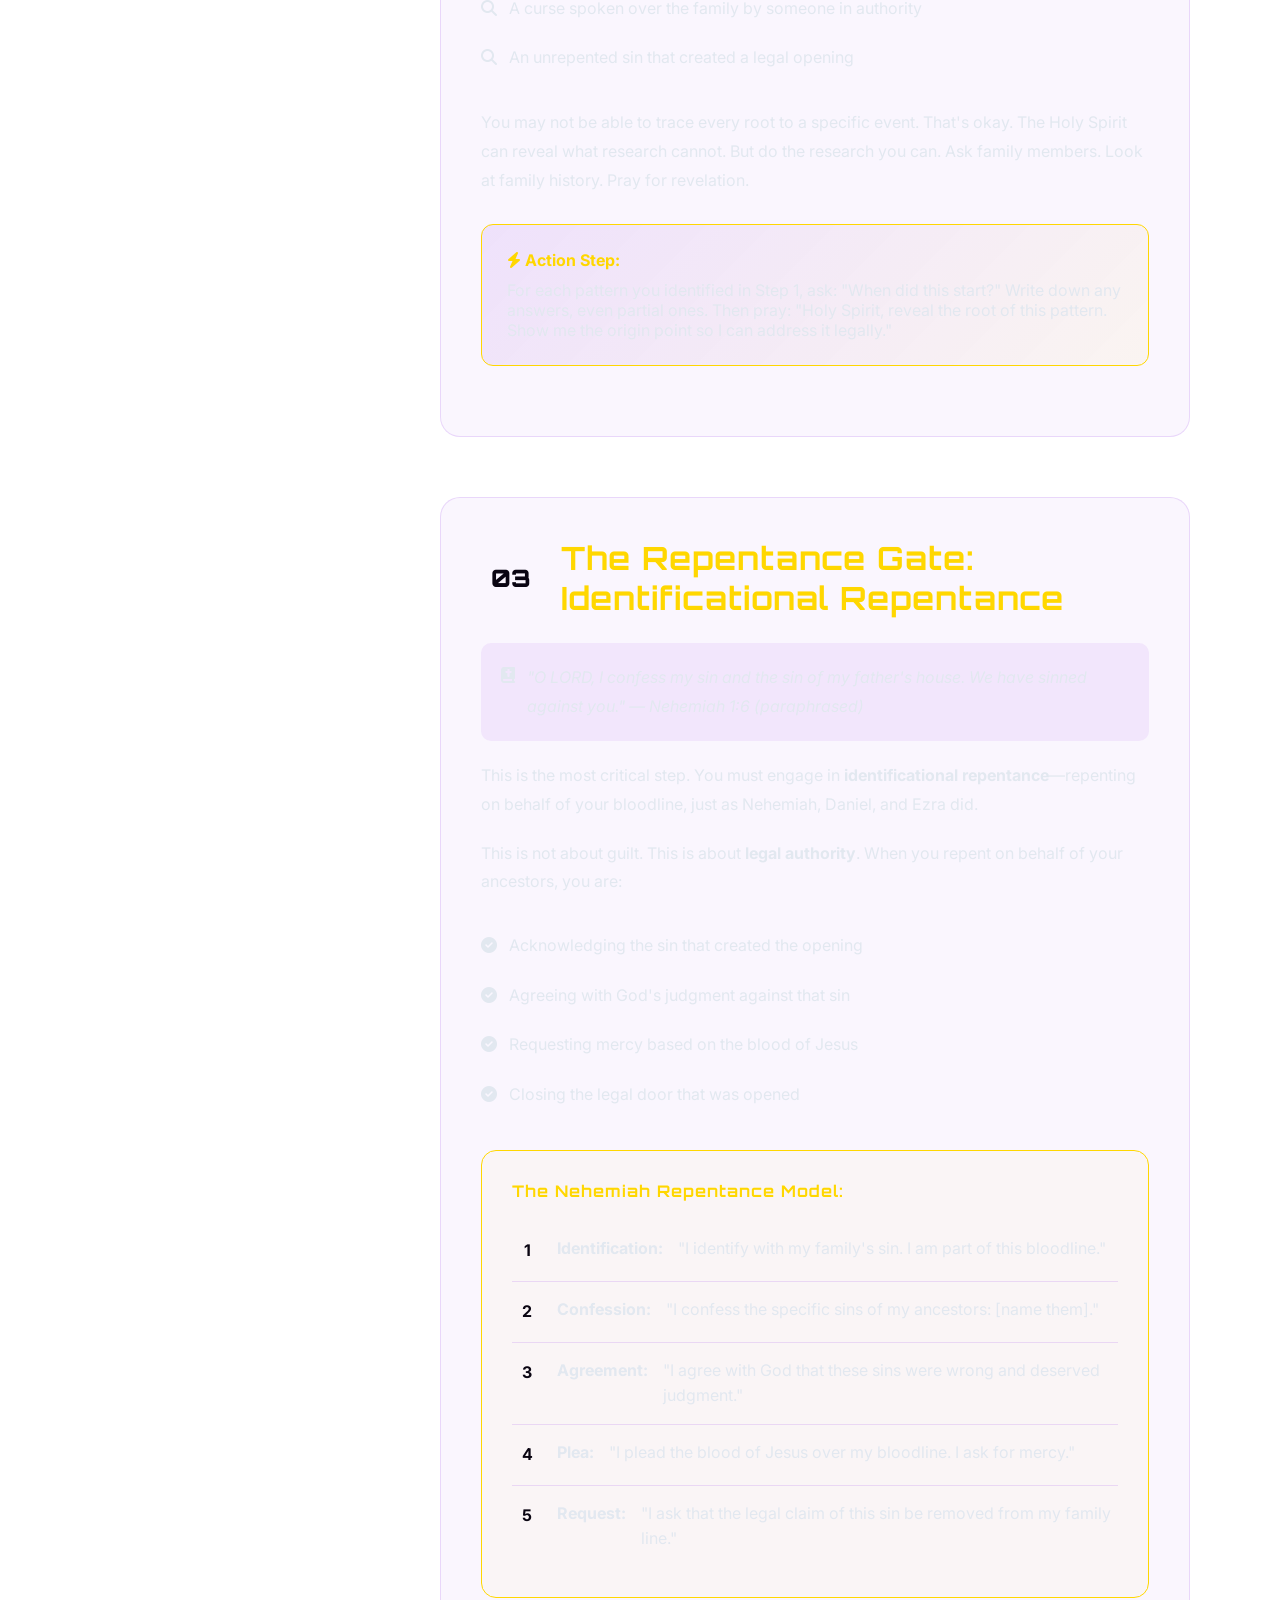
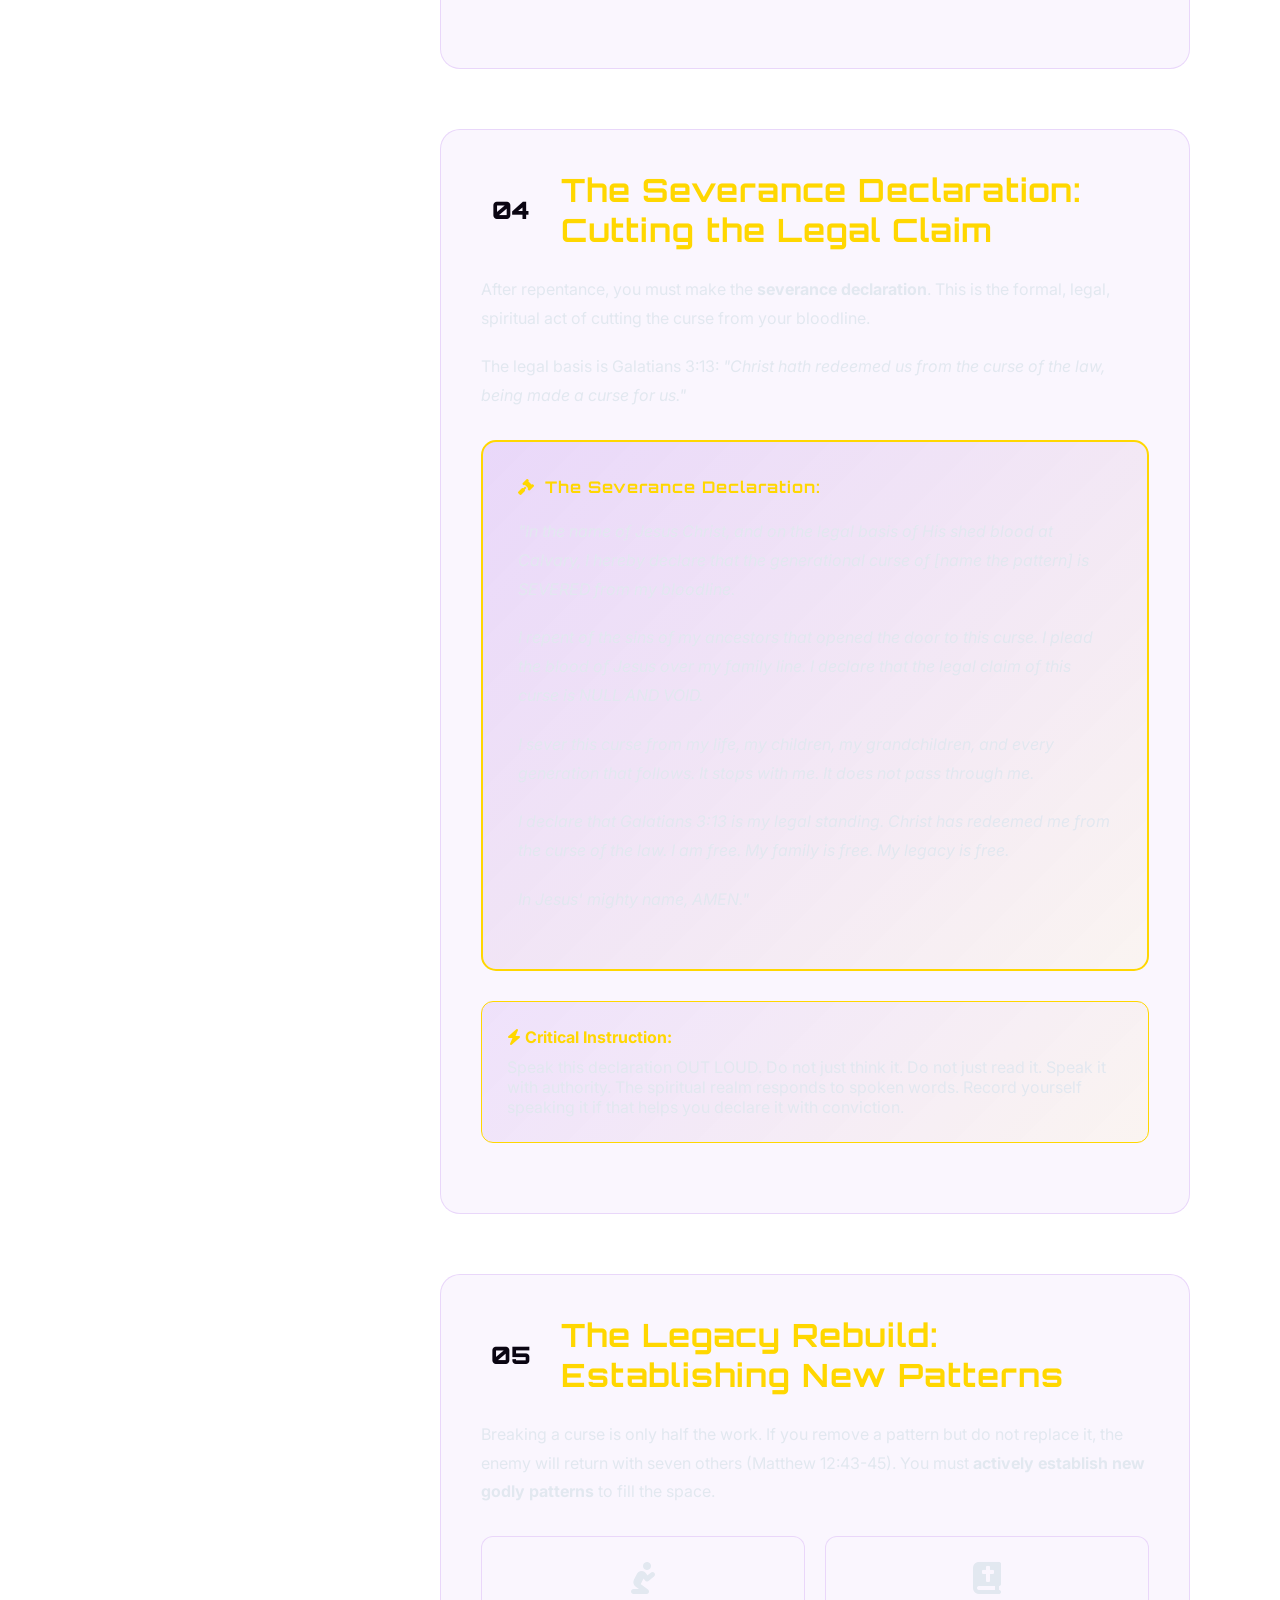
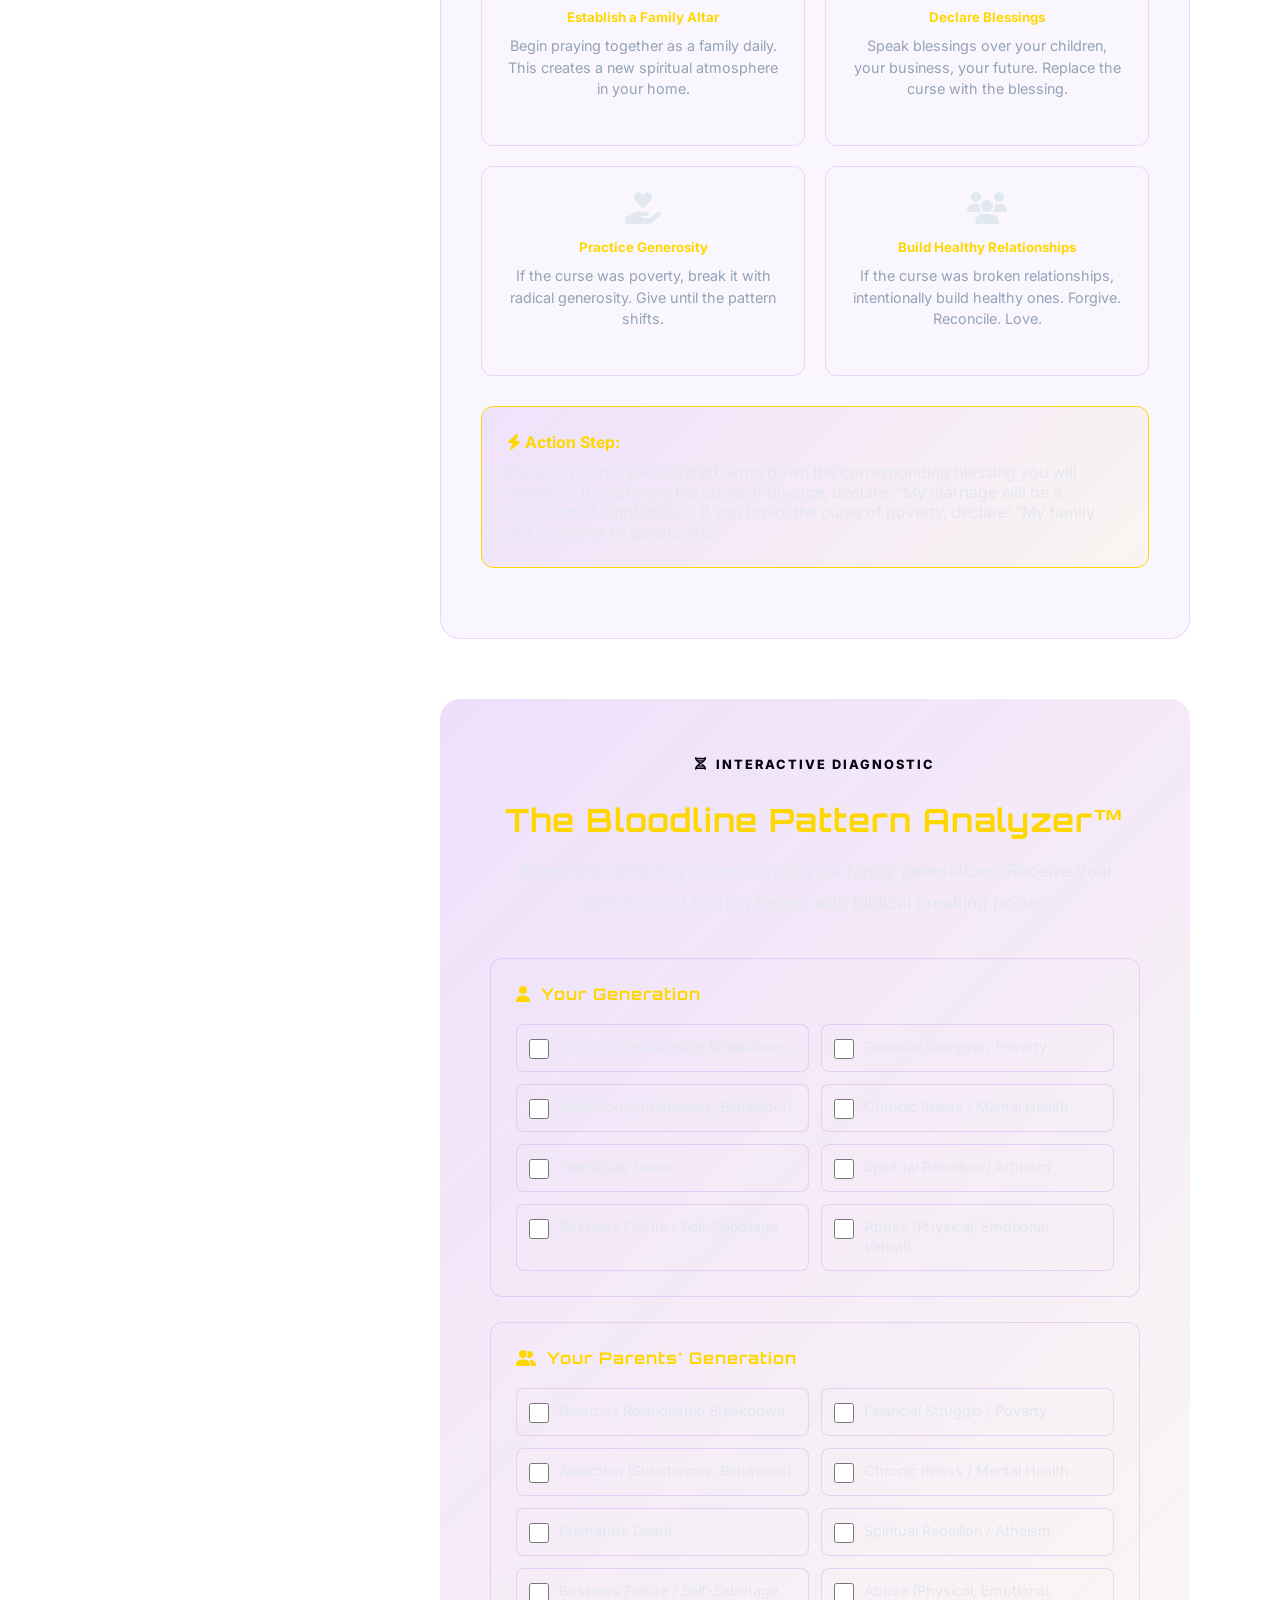
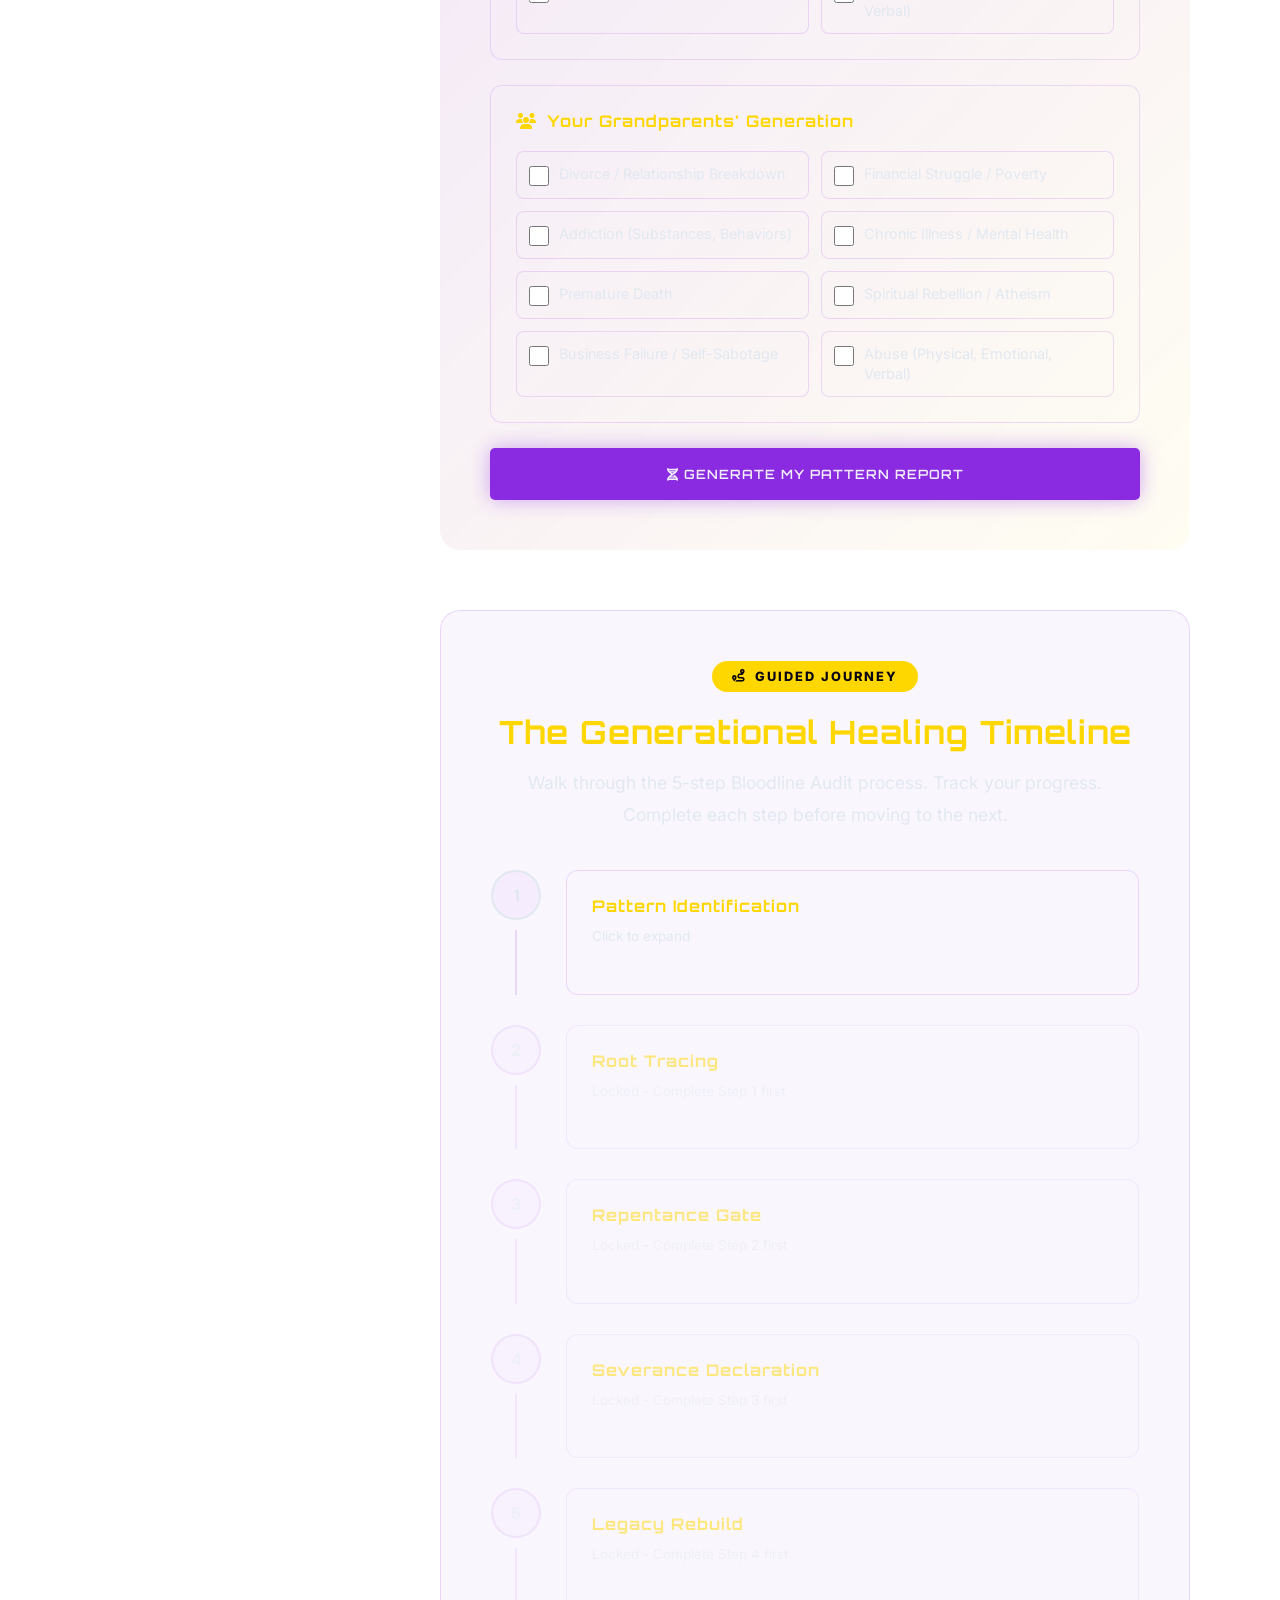
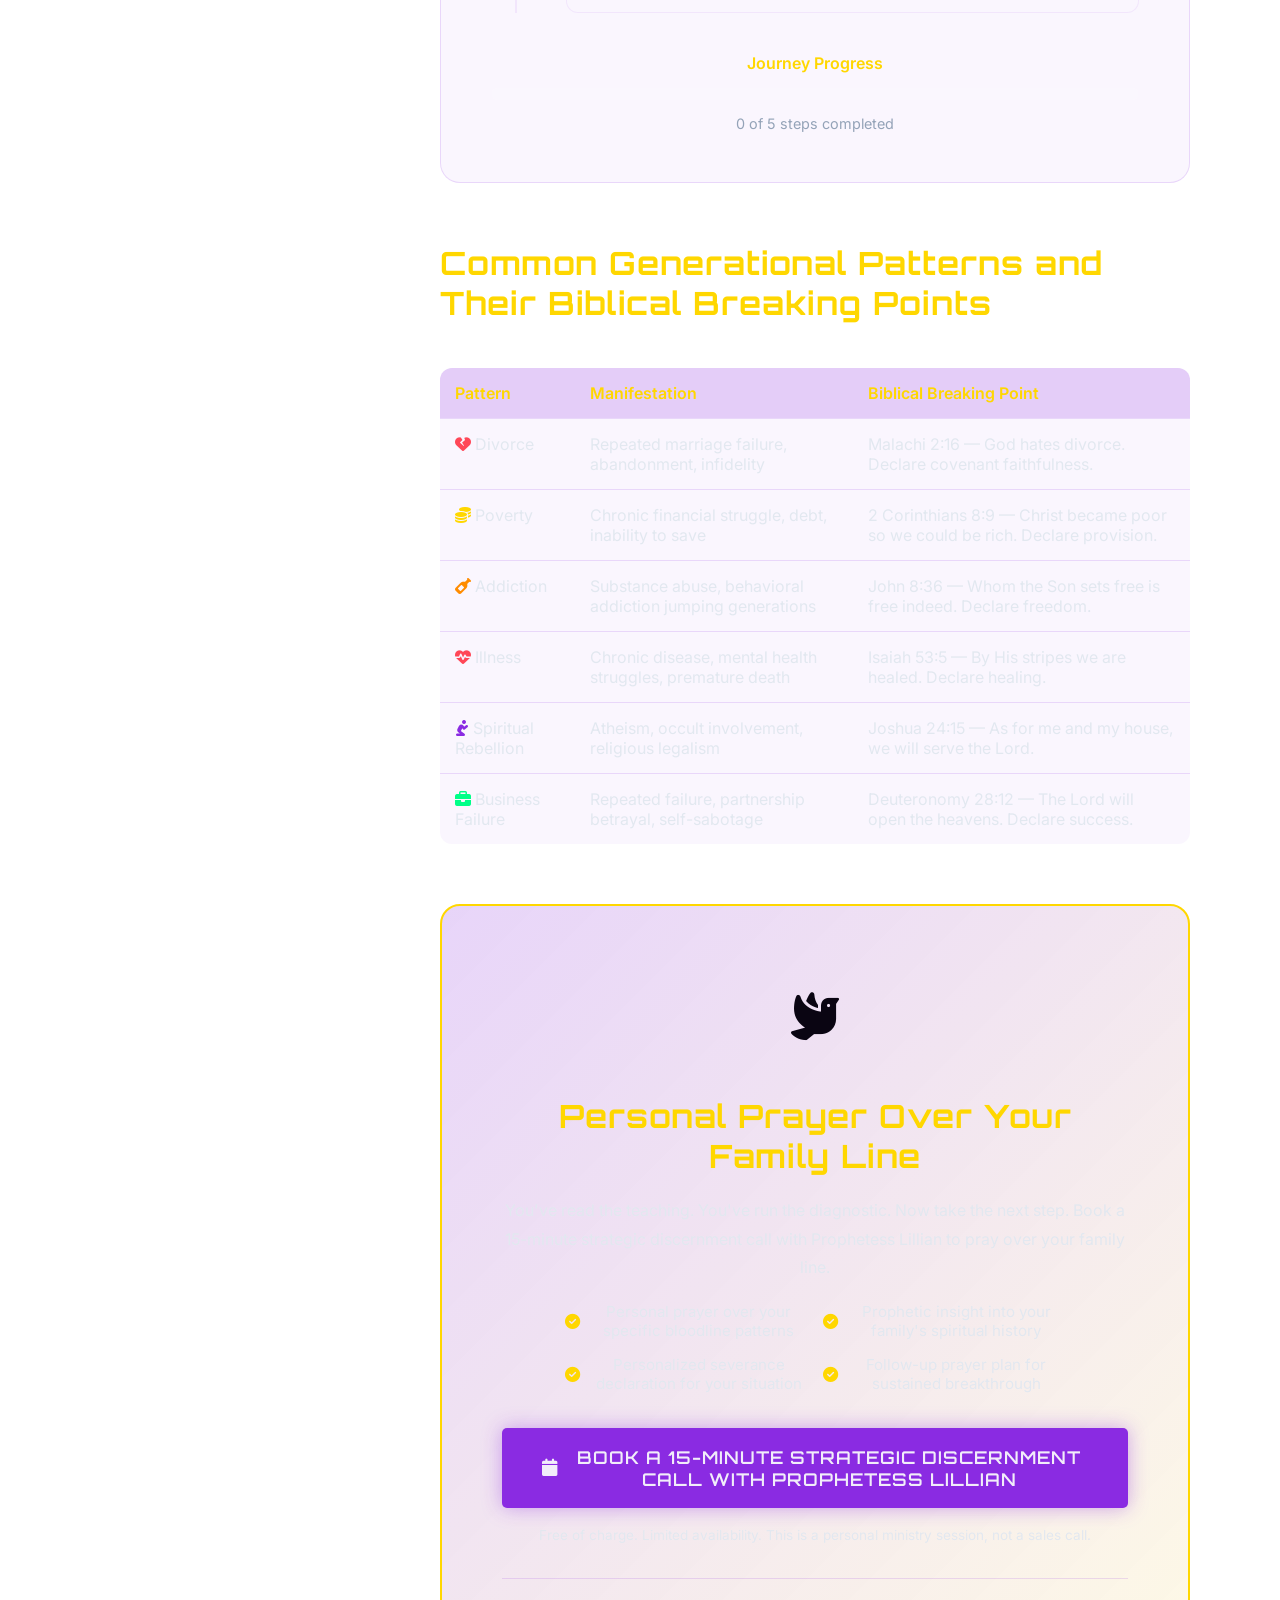
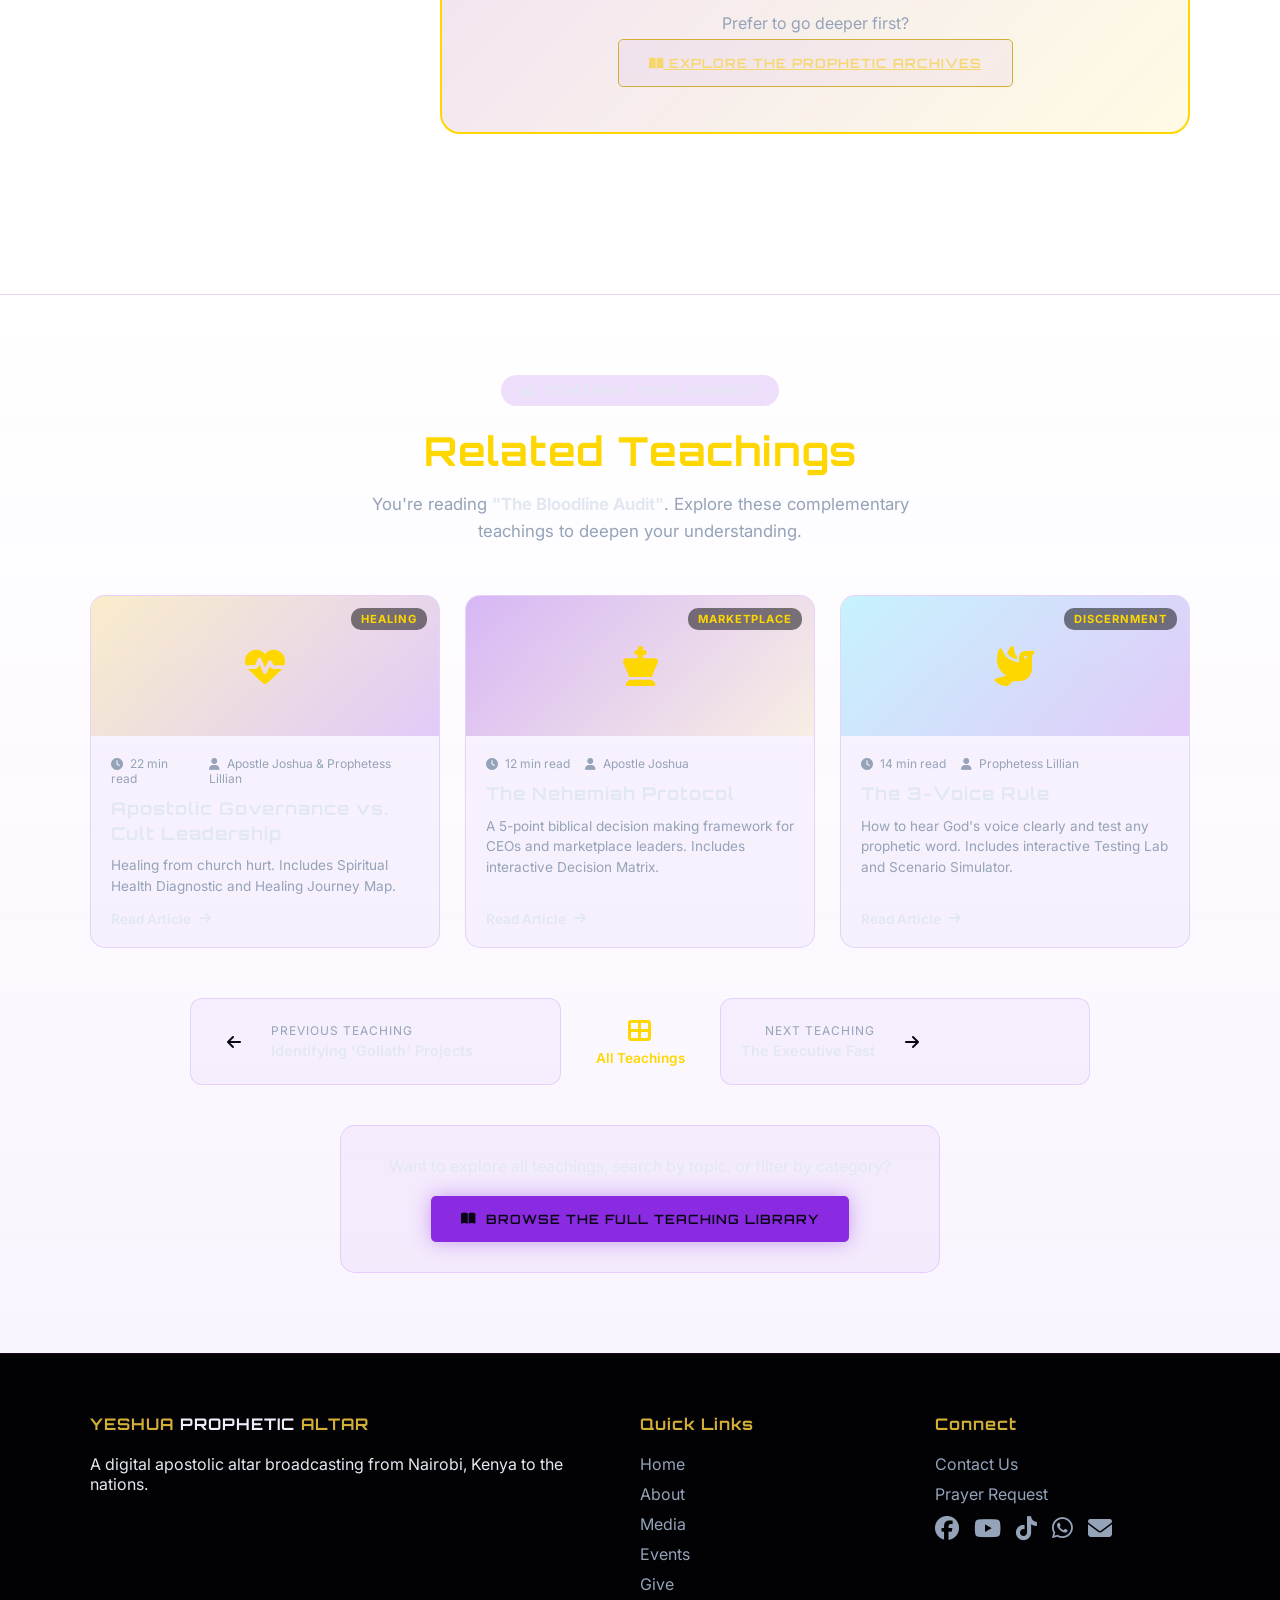
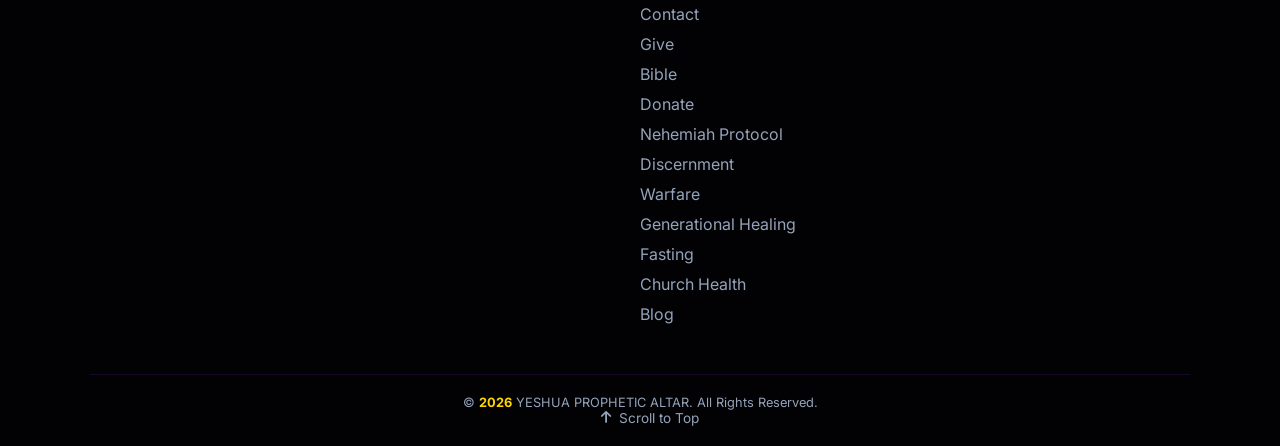
<file: bloodline-audit.html>
<!DOCTYPE html>
<html lang="en">

<head>
    <meta charset="UTF-8">
    <meta name="viewport" content="width=device-width, initial-scale=1.0">
    <meta http-equiv="X-UA-Compatible" content="IE=edge">

    <!-- PRIMARY SEO META TAGS -->
    <title>The Bloodline Audit: How to Break Generational Curses | Yeshua Prophetic Altar</title>
    <meta name="title"
        content="The Bloodline Audit: 5 Steps to Sever Generational Curses from Your Family and Business Legacy">
    <meta name="description"
        content="Learn how to break generational curses with the 5-step Bloodline Audit. Discover family patterns biblical healing and book a strategic discernment call with Prophetess Lillian.">
    <meta name="keywords"
        content="How to break generational curses, Family patterns biblical healing, Bloodline Audit, generational deliverance, breaking family curses, Prophetess Lillian">
    <meta name="author" content="Apostle Joshua & Prophetess Lillian">
    <meta name="robots" content="index, follow">
    <link rel="canonical" href="https://yeshuapropheticaltar.org/bloodline-audit.html">

    <!-- OPEN GRAPH / FACEBOOK -->
    <meta property="og:type" content="article">
    <meta property="og:url" content="https://yeshuapropheticaltar.org/bloodline-audit.html">
    <meta property="og:title" content="The Bloodline Audit: How to Break Generational Curses">
    <meta property="og:description"
        content="5 steps to sever generational curses from your family and business legacy. Interactive Bloodline Pattern Analyzer included.">
    <meta property="og:image" content="https://yeshuapropheticaltar.org/bloodline-audit-og.jpg">
    <meta property="article:published_time" content="2026-10-30">
    <meta property="article:author" content="Yeshua Prophetic Altar">
    <meta property="article:section" content="Generational Healing">

    <!-- TWITTER CARD -->
    <meta property="twitter:card" content="summary_large_image">
    <meta property="twitter:url" content="https://yeshuapropheticaltar.org/bloodline-audit.html">
    <meta property="twitter:title" content="The Bloodline Audit: How to Break Generational Curses">
    <meta property="twitter:description"
        content="5 steps to sever generational curses from your family and business legacy.">
    <meta property="twitter:image" content="https://yeshuapropheticaltar.org/bloodline-audit-og.jpg">

    <!-- FAVICON & THEME -->
    <link rel="icon" type="image/webp" href="assets/media/image/logoyeshuaprophetic.webp">
    <meta name="theme-color" content="#0A0512">

    <!-- FONTS & ICONS -->
    <link rel="preconnect" href="https://fonts.googleapis.com">
    <link rel="preconnect" href="https://fonts.gstatic.com" crossorigin>
    <link
        href="https://fonts.googleapis.com/css2?family=Orbitron:wght@400;700;900&family=Inter:wght@300;400;500;600;700;800&display=swap"
        rel="stylesheet">
    <link rel="stylesheet" href="https://cdnjs.cloudflare.com/ajax/libs/font-awesome/6.4.0/css/all.min.css">

    <!-- AOS ANIMATION LIBRARY -->
    <link href="https://unpkg.com/aos@2.3.1/dist/aos.css" rel="stylesheet">

    <!-- MAIN STYLESHEET -->
    <link rel="stylesheet" href="style.css">

    <!-- ========================================== -->
    <!-- OMEGA-TIER SEO: ARTICLE + FAQ + HOWTO + BREADCRUMB SCHEMA -->
    <!-- ========================================== -->
    <script type="application/ld+json">
    {
      "@context": "https://schema.org",
      "@graph": [
        {
          "@type": "Article",
          "@id": "https://yeshuapropheticaltar.org/bloodline-audit.html#article",
          "mainEntityOfPage": {
            "@type": "WebPage",
            "@id": "https://yeshuapropheticaltar.org/bloodline-audit.html"
          },
          "headline": "The Bloodline Audit: 5 Steps to Sever Generational Curses from Your Family and Business Legacy",
          "description": "Learn how to break generational curses with the 5-step Bloodline Audit. Discover family patterns biblical healing and book a strategic discernment call with Prophetess Lillian.",
          "image": "https://yeshuapropheticaltar.org/bloodline-audit-og.jpg",
          "author": {
            "@type": "Person",
            "name": "Prophetess Lillian",
            "jobTitle": "Prophetic Leader",
            "worksFor": {
              "@id": "https://yeshuapropheticaltar.org/#organization"
            }
          },
          "publisher": {
            "@type": "Organization",
            "name": "Yeshua Prophetic Altar",
            "logo": {
              "@type": "ImageObject",
              "url": "https://yeshuapropheticaltar.org/assets/media/image/logoyeshuaprophetic.webp"
            }
          },
          "datePublished": "2026-10-30",
          "dateModified": "2026-10-30",
          "articleSection": "Generational Healing",
          "keywords": "How to break generational curses, Family patterns biblical healing, Bloodline Audit",
          "wordCount": 3800,
          "inLanguage": "English"
        },
        {
          "@type": "BreadcrumbList",
          "itemListElement": [
            {
              "@type": "ListItem",
              "position": 1,
              "name": "Home",
              "item": "https://yeshuapropheticaltar.org/"
            },
            {
              "@type": "ListItem",
              "position": 2,
              "name": "Prophetic Teachings",
              "item": "https://yeshuapropheticaltar.org/media.html"
            },
            {
              "@type": "ListItem",
              "position": 3,
              "name": "The Bloodline Audit",
              "item": "https://yeshuapropheticaltar.org/bloodline-audit.html"
            }
          ]
        },
        {
          "@type": "HowTo",
          "name": "How to Break Generational Curses Using the Bloodline Audit",
          "description": "A 5-step biblical process for identifying and severing generational curses from your family and business legacy.",
          "totalTime": "PT30M",
          "step": [
            {
              "@type": "HowToStep",
              "position": 1,
              "name": "Pattern Identification",
              "text": "Identify the repeating cycles in your family across generations: divorce, poverty, addiction, illness, spiritual rebellion. Document what you see."
            },
            {
              "@type": "HowToStep",
              "position": 2,
              "name": "Root Tracing",
              "text": "Research your family history to find the origin point of each pattern. When did this cycle enter the bloodline?"
            },
            {
              "@type": "HowToStep",
              "position": 3,
              "name": "Repentance Gate",
              "text": "Engage in identificational repentance, following the model of Nehemiah 1 and Daniel 9. Repent on behalf of your bloodline."
            },
            {
              "@type": "HowToStep",
              "position": 4,
              "name": "Severance Declaration",
              "text": "Make a legal spiritual declaration using the blood of Jesus to sever the curse. Galatians 3:13 is your legal basis."
            },
            {
              "@type": "HowToStep",
              "position": 5,
              "name": "Legacy Rebuild",
              "text": "Establish new godly patterns to replace the broken ones. Declare blessings over your lineage."
            }
          ]
        },
        {
          "@type": "FAQPage",
          "mainEntity": [
            {
              "@type": "Question",
              "name": "How do I break generational curses?",
              "acceptedAnswer": {
                "@type": "Answer",
                "text": "Breaking generational curses requires a 5-step biblical process: 1) Identify the repeating patterns in your family, 2) Trace the root origin, 3) Engage in identificational repentance, 4) Make a severance declaration using the blood of Jesus, and 5) Establish new godly patterns. Galatians 3:13 confirms that Christ has redeemed us from the curse of the law."
              }
            },
            {
              "@type": "Question",
              "name": "What is family patterns biblical healing?",
              "acceptedAnswer": {
                "@type": "Answer",
                "text": "Family patterns biblical healing is the process of identifying destructive cycles passed down through generations (poverty, divorce, addiction, illness) and applying biblical principles to break them. This involves repentance, the blood of Jesus, declarative prayer, and establishing new godly patterns in the family lineage."
              }
            },
            {
              "@type": "Question",
              "name": "Can generational curses affect my business?",
              "acceptedAnswer": {
                "@type": "Answer",
                "text": "Yes. Generational curses can manifest in business as repeated financial failure, partnership betrayal, inability to sustain growth, or self-sabotage at critical moments. The Bloodline Audit addresses both family and business legacy, recognizing that the same spiritual patterns often operate in both realms."
              }
            }
          ]
        }
      ]
    }
    </script>
</head>

<body>
    <canvas id="bg-canvas" aria-hidden="true"></canvas>

    <!-- READING PROGRESS BAR -->
    <div class="reading-progress" id="readingProgress">
        <div class="progress-fill" id="progressFill"></div>
    </div>

    <div id="site-header"></div>

    <main id="main-content">

        <!-- ========================================== -->
        <!-- ARTICLE HERO SECTION -->
        <!-- ========================================== -->
        <section class="article-hero bloodline-hero">
            <div class="hero-overlay"></div>
            <div class="container">
                <div class="article-hero-content" data-aos="fade-up">
                    <div class="article-meta-top">
                        <span class="category-badge"><i class="fas fa-dna"></i> Generational Healing</span>
                        <span class="read-time"><i class="fas fa-clock"></i> 18 min read</span>
                        <span class="article-date"><i class="fas fa-calendar"></i> October 30, 2026</span>
                    </div>

                    <h1 class="article-title">The Bloodline Audit:<br><span class="glow">5 Steps to Sever Generational
                            Curses from Your Family and Business Legacy</span></h1>

                    <p class="article-subtitle">How to break generational curses and experience family patterns biblical
                        healing. Your inheritance is not your destiny. Your bloodline can be redeemed.</p>

                    <div class="article-author">
                        <div class="author-avatar">
                            <i class="fas fa-dove"></i>
                        </div>
                        <div class="author-info">
                            <h4>Prophetess Lillian</h4>
                            <p>Yeshua Prophetic Altar — Nairobi, Kenya</p>
                        </div>
                    </div>

                    <div class="hero-actions">
                        <a href="#article-content" class="btn-neon"><i class="fas fa-book-open"></i> Begin the Audit</a>
                        <a href="#pattern-analyzer" class="btn-glass"><i class="fas fa-dna"></i> Analyze My Patterns</a>
                        <a href="#book-call" class="btn-salvation"><i class="fas fa-calendar"></i> Book a Call with
                            Prophetess Lillian</a>
                    </div>
                </div>
            </div>
        </section>

        <!-- ========================================== -->
        <!-- MAIN ARTICLE CONTENT -->
        <!-- ========================================== -->
        <section id="article-content" class="section">
            <div class="container">
                <div class="article-grid">

                    <!-- LEFT COLUMN: Table of Contents (Sticky) -->
                    <aside class="article-sidebar" data-aos="fade-right">
                        <div class="toc-card">
                            <h4><i class="fas fa-dna"></i> Bloodline Navigation</h4>
                            <nav class="toc-nav">
                                <a href="#introduction" class="toc-link active">Introduction</a>
                                <a href="#biblical-foundation" class="toc-link">Biblical Foundation</a>
                                <a href="#step-1" class="toc-link">Step 1: Pattern Identification</a>
                                <a href="#step-2" class="toc-link">Step 2: Root Tracing</a>
                                <a href="#step-3" class="toc-link">Step 3: Repentance Gate</a>
                                <a href="#step-4" class="toc-link">Step 4: Severance Declaration</a>
                                <a href="#step-5" class="toc-link">Step 5: Legacy Rebuild</a>
                                <a href="#pattern-analyzer" class="toc-link">Pattern Analyzer™</a>
                                <a href="#healing-timeline" class="toc-link">Healing Timeline</a>
                                <a href="#common-patterns" class="toc-link">Common Patterns</a>
                                <a href="#book-call" class="toc-link">Book a Call</a>
                            </nav>

                            <div class="sidebar-cta">
                                <h5>Personal Prayer Over Your Family Line</h5>
                                <p>Book a 15-minute strategic discernment call with Prophetess Lillian to pray over your
                                    family line.</p>
                                <a href="contact.html?subject=bloodline-audit-call" class="btn-neon"
                                    style="width: 100%; text-align: center;">Book Free Call</a>
                            </div>
                        </div>
                    </aside>

                    <!-- RIGHT COLUMN: Article Body -->
                    <article class="article-body" id="articleBody">

                        <!-- INTRODUCTION -->
                        <div id="introduction" class="article-section" data-aos="fade-up">
                            <h2 class="section-heading">The Invisible Inheritance</h2>
                            <p class="lead-paragraph">You inherited more than eye color and height. You inherited
                                patterns. Cycles. Spiritual debts. And until you identify them, you will keep living
                                them.</p>
                            <p>Look at your family. Not with judgment—with observation. What keeps repeating?</p>
                            <ul class="insight-list">
                                <li><i class="fas fa-sync"></i> Divorce in every generation</li>
                                <li><i class="fas fa-sync"></i> Financial struggle despite hard work</li>
                                <li><i class="fas fa-sync"></i> Addiction jumping from parent to child</li>
                                <li><i class="fas fa-sync"></i> Premature death at similar ages</li>
                                <li><i class="fas fa-sync"></i> Chronic illness following the same diagnosis</li>
                                <li><i class="fas fa-sync"></i> Spiritual rebellion in the same generation</li>
                            </ul>
                            <p>These are not coincidences. These are <strong>generational cycles</strong>. And the Bible
                                speaks directly to them.</p>
                            <blockquote class="scripture-block">
                                "Our fathers sinned and are no more, and we bear their iniquities."
                                <cite>— Lamentations 5:7 (KJV)</cite>
                            </blockquote>
                            <p>But here is the good news: <strong>The cycle can be broken.</strong> Your bloodline can
                                be redeemed. Your family legacy can be rewritten. And it starts with the Bloodline
                                Audit.</p>
                            <div class="key-insight">
                                <i class="fas fa-lightbulb"></i>
                                <p><strong>Key Insight:</strong> A generational curse is not a "family trait." It is a
                                    spiritual legal claim operating in your bloodline. And like any legal claim, it can
                                    be challenged, contested, and severed—through the superior blood of Jesus Christ.
                                </p>
                            </div>
                        </div>

                        <!-- BIBLICAL FOUNDATION -->
                        <div id="biblical-foundation" class="article-section" data-aos="fade-up">
                            <h2 class="section-heading">The Biblical Foundation: What Are Generational Curses?</h2>
                            <p>Before we can break generational curses, we must understand them biblically. This is not
                                superstition. This is Scripture.</p>

                            <div class="foundation-grid">
                                <div class="foundation-card">
                                    <div class="foundation-icon"><i class="fas fa-scroll"></i></div>
                                    <h4>The Legal Framework</h4>
                                    <p>Exodus 20:5 states that God visits "the iniquity of the fathers upon the children
                                        unto the third and fourth generation." This is not God punishing innocent
                                        children. This is a <strong>legal consequence</strong> of unrepented sin
                                        creating a spiritual opening in the family line.</p>
                                </div>
                                <div class="foundation-card">
                                    <div class="foundation-icon"><i class="fas fa-cross"></i></div>
                                    <h4>The Redemption Provision</h4>
                                    <p>Galatians 3:13 declares, "Christ hath redeemed us from the curse of the law,
                                        being made a curse for us." The blood of Jesus is the legal instrument that
                                        severs the generational claim.</p>
                                </div>
                                <div class="foundation-card">
                                    <div class="foundation-icon"><i class="fas fa-balance-scale"></i></div>
                                    <h4>The Individual Responsibility</h4>
                                    <p>Ezekiel 18:20 confirms, "The son shall not bear the iniquity of the father." This
                                        means the curse is not irreversible. Each generation has the opportunity to
                                        break the cycle through repentance and faith.</p>
                                </div>
                                <div class="foundation-card">
                                    <div class="foundation-icon"><i class="fas fa-blood"></i></div>
                                    <h4>The Superior Blood</h4>
                                    <p>Hebrews 12:24 speaks of "the blood of sprinkling, that speaketh better things
                                        than that of Abel." The blood of Jesus speaks over your bloodline with a
                                        superior voice.</p>
                                </div>
                            </div>

                            <div class="action-box">
                                <strong><i class="fas fa-bolt"></i> The Legal Reality:</strong> A generational curse is
                                a spiritual legal claim. The Bloodline Audit is the process of identifying that claim,
                                presenting the legal basis for its removal (the blood of Jesus), and making the formal
                                declaration of severance. This is spiritual law, not mysticism.
                            </div>
                        </div>

                        <!-- STEP 1 -->
                        <div id="step-1" class="article-section protocol-point" data-aos="fade-up">
                            <div class="point-header">
                                <div class="point-number-badge">01</div>
                                <h2 class="section-heading">Pattern Identification: Seeing What You've Been Living</h2>
                            </div>
                            <p>The first step in breaking generational curses is <strong>naming them</strong>. You
                                cannot break what you cannot see. Many believers have been living under generational
                                cycles for decades, calling them "just the way our family is." They are not. They are
                                patterns. And patterns can be broken.</p>

                            <h3>The Diagnostic Questions:</h3>
                            <div class="diagnostic-questions">
                                <div class="question-card">
                                    <i class="fas fa-heart-crack"></i>
                                    <p>What keeps happening in my family's relationships? (Divorce, abandonment,
                                        betrayal, abuse)</p>
                                </div>
                                <div class="question-card">
                                    <i class="fas fa-coins"></i>
                                    <p>What keeps happening with money? (Poverty, debt, sudden loss, inability to save,
                                        financial fraud)</p>
                                </div>
                                <div class="question-card">
                                    <i class="fas fa-heartbeat"></i>
                                    <p>What keeps happening with health? (Chronic illness, mental health struggles,
                                        addiction, premature death)</p>
                                </div>
                                <div class="question-card">
                                    <i class="fas fa-pray"></i>
                                    <p>What keeps happening spiritually? (Rebellion, atheism, occult involvement,
                                        religious legalism)</p>
                                </div>
                                <div class="question-card">
                                    <i class="fas fa-briefcase"></i>
                                    <p>What keeps happening in business/career? (Repeated failure, partnership betrayal,
                                        self-sabotage, stagnation)</p>
                                </div>
                            </div>

                            <div class="action-box">
                                <strong><i class="fas fa-bolt"></i> Action Step:</strong> Take 30 minutes this week.
                                Write down every pattern you can identify across at least 3 generations (you, your
                                parents, your grandparents). Be honest. Be thorough. Do not minimize. This is the
                                foundation of your Bloodline Audit.
                            </div>
                        </div>

                        <!-- STEP 2 -->
                        <div id="step-2" class="article-section protocol-point" data-aos="fade-up">
                            <div class="point-header">
                                <div class="point-number-badge">02</div>
                                <h2 class="section-heading">Root Tracing: Finding the Origin Point</h2>
                            </div>
                            <p>Every pattern has an origin. A point of entry. A moment when something was opened in the
                                bloodline that has been operating ever since.</p>
                            <p>Root tracing is the process of finding that origin point. It may be:</p>
                            <ul class="insight-list">
                                <li><i class="fas fa-search"></i> A specific sin committed by an ancestor (idolatry,
                                    bloodshed, sexual immorality)</li>
                                <li><i class="fas fa-search"></i> An occult involvement or covenant made by a family
                                    member</li>
                                <li><i class="fas fa-search"></i> A traumatic event that was never processed or redeemed
                                </li>
                                <li><i class="fas fa-search"></i> A curse spoken over the family by someone in authority
                                </li>
                                <li><i class="fas fa-search"></i> An unrepented sin that created a legal opening</li>
                            </ul>
                            <p>You may not be able to trace every root to a specific event. That's okay. The Holy Spirit
                                can reveal what research cannot. But do the research you can. Ask family members. Look
                                at family history. Pray for revelation.</p>

                            <div class="action-box">
                                <strong><i class="fas fa-bolt"></i> Action Step:</strong> For each pattern you
                                identified in Step 1, ask: "When did this start?" Write down any answers, even partial
                                ones. Then pray: "Holy Spirit, reveal the root of this pattern. Show me the origin point
                                so I can address it legally."
                            </div>
                        </div>

                        <!-- STEP 3 -->
                        <div id="step-3" class="article-section protocol-point" data-aos="fade-up">
                            <div class="point-header">
                                <div class="point-number-badge">03</div>
                                <h2 class="section-heading">The Repentance Gate: Identificational Repentance</h2>
                            </div>
                            <p class="point-scripture"><i class="fas fa-book-bible"></i> "O LORD, I confess my sin and
                                the sin of my father's house. We have sinned against you." — Nehemiah 1:6 (paraphrased)
                            </p>
                            <p>This is the most critical step. You must engage in <strong>identificational
                                    repentance</strong>—repenting on behalf of your bloodline, just as Nehemiah, Daniel,
                                and Ezra did.</p>
                            <p>This is not about guilt. This is about <strong>legal authority</strong>. When you repent
                                on behalf of your ancestors, you are:</p>
                            <ul class="insight-list">
                                <li><i class="fas fa-check-circle"></i> Acknowledging the sin that created the opening
                                </li>
                                <li><i class="fas fa-check-circle"></i> Agreeing with God's judgment against that sin
                                </li>
                                <li><i class="fas fa-check-circle"></i> Requesting mercy based on the blood of Jesus
                                </li>
                                <li><i class="fas fa-check-circle"></i> Closing the legal door that was opened</li>
                            </ul>

                            <div class="repentance-model">
                                <h4>The Nehemiah Repentance Model:</h4>
                                <ol class="repentance-steps">
                                    <li><strong>Identification:</strong> "I identify with my family's sin. I am part of
                                        this bloodline."</li>
                                    <li><strong>Confession:</strong> "I confess the specific sins of my ancestors: [name
                                        them]."</li>
                                    <li><strong>Agreement:</strong> "I agree with God that these sins were wrong and
                                        deserved judgment."</li>
                                    <li><strong>Plea:</strong> "I plead the blood of Jesus over my bloodline. I ask for
                                        mercy."</li>
                                    <li><strong>Request:</strong> "I ask that the legal claim of this sin be removed
                                        from my family line."</li>
                                </ol>
                            </div>
                        </div>

                        <!-- STEP 4 -->
                        <div id="step-4" class="article-section protocol-point" data-aos="fade-up">
                            <div class="point-header">
                                <div class="point-number-badge">04</div>
                                <h2 class="section-heading">The Severance Declaration: Cutting the Legal Claim</h2>
                            </div>
                            <p>After repentance, you must make the <strong>severance declaration</strong>. This is the
                                formal, legal, spiritual act of cutting the curse from your bloodline.</p>
                            <p>The legal basis is Galatians 3:13: <em>"Christ hath redeemed us from the curse of the
                                    law, being made a curse for us."</em></p>

                            <div class="declaration-box">
                                <h4><i class="fas fa-gavel"></i> The Severance Declaration:</h4>
                                <p class="declaration-text">
                                    "In the name of Jesus Christ, and on the legal basis of His shed blood at Calvary, I
                                    hereby declare that the generational curse of [name the pattern] is SEVERED from my
                                    bloodline.
                                </p>
                                <p class="declaration-text">
                                    I repent of the sins of my ancestors that opened the door to this curse. I plead the
                                    blood of Jesus over my family line. I declare that the legal claim of this curse is
                                    NULL AND VOID.
                                </p>
                                <p class="declaration-text">
                                    I sever this curse from my life, my children, my grandchildren, and every generation
                                    that follows. It stops with me. It does not pass through me.
                                </p>
                                <p class="declaration-text">
                                    I declare that Galatians 3:13 is my legal standing. Christ has redeemed me from the
                                    curse of the law. I am free. My family is free. My legacy is free.
                                </p>
                                <p class="declaration-text">
                                    In Jesus' mighty name, AMEN."
                                </p>
                            </div>

                            <div class="action-box">
                                <strong><i class="fas fa-bolt"></i> Critical Instruction:</strong> Speak this
                                declaration OUT LOUD. Do not just think it. Do not just read it. Speak it with
                                authority. The spiritual realm responds to spoken words. Record yourself speaking it if
                                that helps you declare it with conviction.
                            </div>
                        </div>

                        <!-- STEP 5 -->
                        <div id="step-5" class="article-section protocol-point" data-aos="fade-up">
                            <div class="point-header">
                                <div class="point-number-badge">05</div>
                                <h2 class="section-heading">The Legacy Rebuild: Establishing New Patterns</h2>
                            </div>
                            <p>Breaking a curse is only half the work. If you remove a pattern but do not replace it,
                                the enemy will return with seven others (Matthew 12:43-45). You must <strong>actively
                                    establish new godly patterns</strong> to fill the space.</p>

                            <div class="legacy-rebuild">
                                <div class="rebuild-item">
                                    <i class="fas fa-pray"></i>
                                    <h5>Establish a Family Altar</h5>
                                    <p>Begin praying together as a family daily. This creates a new spiritual atmosphere
                                        in your home.</p>
                                </div>
                                <div class="rebuild-item">
                                    <i class="fas fa-book-bible"></i>
                                    <h5>Declare Blessings</h5>
                                    <p>Speak blessings over your children, your business, your future. Replace the curse
                                        with the blessing.</p>
                                </div>
                                <div class="rebuild-item">
                                    <i class="fas fa-hand-holding-heart"></i>
                                    <h5>Practice Generosity</h5>
                                    <p>If the curse was poverty, break it with radical generosity. Give until the
                                        pattern shifts.</p>
                                </div>
                                <div class="rebuild-item">
                                    <i class="fas fa-users"></i>
                                    <h5>Build Healthy Relationships</h5>
                                    <p>If the curse was broken relationships, intentionally build healthy ones. Forgive.
                                        Reconcile. Love.</p>
                                </div>
                            </div>

                            <div class="action-box">
                                <strong><i class="fas fa-bolt"></i> Action Step:</strong> For every curse you severed,
                                write down the corresponding blessing you will establish. If you broke the curse of
                                divorce, declare: "My marriage will be a covenant of faithfulness." If you broke the
                                curse of poverty, declare: "My family will be a river of generosity."
                            </div>
                        </div>

                        <!-- ========================================== -->
                        <!-- UPGRADED FEATURE 1: BLOODLINE PATTERN ANALYZER -->
                        <!-- ========================================== -->
                        <div id="pattern-analyzer" class="article-section" data-aos="fade-up">
                            <div class="analyzer-container">
                                <div class="analyzer-header">
                                    <div class="analyzer-badge"><i class="fas fa-dna"></i> INTERACTIVE DIAGNOSTIC</div>
                                    <h2>The Bloodline Pattern Analyzer™</h2>
                                    <p>Select the patterns you see across your family generations. Receive your
                                        personalized Pattern Report with biblical breaking points.</p>
                                </div>

                                <div class="analyzer-section">
                                    <h4><i class="fas fa-user"></i> Your Generation</h4>
                                    <div class="pattern-checkboxes" data-generation="you">
                                        <label class="pattern-check"><input type="checkbox" data-pattern="divorce">
                                            <span>Divorce / Relationship Breakdown</span></label>
                                        <label class="pattern-check"><input type="checkbox" data-pattern="poverty">
                                            <span>Financial Struggle / Poverty</span></label>
                                        <label class="pattern-check"><input type="checkbox" data-pattern="addiction">
                                            <span>Addiction (Substances, Behaviors)</span></label>
                                        <label class="pattern-check"><input type="checkbox" data-pattern="illness">
                                            <span>Chronic Illness / Mental Health</span></label>
                                        <label class="pattern-check"><input type="checkbox"
                                                data-pattern="premature-death"> <span>Premature Death</span></label>
                                        <label class="pattern-check"><input type="checkbox"
                                                data-pattern="spiritual-rebellion"> <span>Spiritual Rebellion /
                                                Atheism</span></label>
                                        <label class="pattern-check"><input type="checkbox"
                                                data-pattern="business-failure"> <span>Business Failure /
                                                Self-Sabotage</span></label>
                                        <label class="pattern-check"><input type="checkbox" data-pattern="abuse">
                                            <span>Abuse (Physical, Emotional, Verbal)</span></label>
                                    </div>
                                </div>

                                <div class="analyzer-section">
                                    <h4><i class="fas fa-user-friends"></i> Your Parents' Generation</h4>
                                    <div class="pattern-checkboxes" data-generation="parents">
                                        <label class="pattern-check"><input type="checkbox" data-pattern="divorce">
                                            <span>Divorce / Relationship Breakdown</span></label>
                                        <label class="pattern-check"><input type="checkbox" data-pattern="poverty">
                                            <span>Financial Struggle / Poverty</span></label>
                                        <label class="pattern-check"><input type="checkbox" data-pattern="addiction">
                                            <span>Addiction (Substances, Behaviors)</span></label>
                                        <label class="pattern-check"><input type="checkbox" data-pattern="illness">
                                            <span>Chronic Illness / Mental Health</span></label>
                                        <label class="pattern-check"><input type="checkbox"
                                                data-pattern="premature-death"> <span>Premature Death</span></label>
                                        <label class="pattern-check"><input type="checkbox"
                                                data-pattern="spiritual-rebellion"> <span>Spiritual Rebellion /
                                                Atheism</span></label>
                                        <label class="pattern-check"><input type="checkbox"
                                                data-pattern="business-failure"> <span>Business Failure /
                                                Self-Sabotage</span></label>
                                        <label class="pattern-check"><input type="checkbox" data-pattern="abuse">
                                            <span>Abuse (Physical, Emotional, Verbal)</span></label>
                                    </div>
                                </div>

                                <div class="analyzer-section">
                                    <h4><i class="fas fa-users"></i> Your Grandparents' Generation</h4>
                                    <div class="pattern-checkboxes" data-generation="grandparents">
                                        <label class="pattern-check"><input type="checkbox" data-pattern="divorce">
                                            <span>Divorce / Relationship Breakdown</span></label>
                                        <label class="pattern-check"><input type="checkbox" data-pattern="poverty">
                                            <span>Financial Struggle / Poverty</span></label>
                                        <label class="pattern-check"><input type="checkbox" data-pattern="addiction">
                                            <span>Addiction (Substances, Behaviors)</span></label>
                                        <label class="pattern-check"><input type="checkbox" data-pattern="illness">
                                            <span>Chronic Illness / Mental Health</span></label>
                                        <label class="pattern-check"><input type="checkbox"
                                                data-pattern="premature-death"> <span>Premature Death</span></label>
                                        <label class="pattern-check"><input type="checkbox"
                                                data-pattern="spiritual-rebellion"> <span>Spiritual Rebellion /
                                                Atheism</span></label>
                                        <label class="pattern-check"><input type="checkbox"
                                                data-pattern="business-failure"> <span>Business Failure /
                                                Self-Sabotage</span></label>
                                        <label class="pattern-check"><input type="checkbox" data-pattern="abuse">
                                            <span>Abuse (Physical, Emotional, Verbal)</span></label>
                                    </div>
                                </div>

                                <div class="analyzer-action">
                                    <button id="analyzePatternsBtn" class="btn-neon"
                                        style="width: 100%; padding: 18px;">
                                        <i class="fas fa-dna"></i> Generate My Pattern Report
                                    </button>
                                </div>

                                <div id="patternReport" class="pattern-report hidden">
                                    <div class="report-header">
                                        <h3><i class="fas fa-file-medical"></i> Your Bloodline Pattern Report</h3>
                                    </div>
                                    <div id="reportContent"></div>
                                    <div class="report-actions">
                                        <a href="contact.html?subject=bloodline-audit-call" class="btn-neon">Book a Call
                                            with Prophetess Lillian</a>
                                        <button onclick="resetAnalyzer()" class="btn-glass">Start Over</button>
                                    </div>
                                </div>
                            </div>
                        </div>

                        <!-- ========================================== -->
                        <!-- UPGRADED FEATURE 2: GENERATIONAL HEALING TIMELINE -->
                        <!-- ========================================== -->
                        <div id="healing-timeline" class="article-section" data-aos="fade-up">
                            <div class="timeline-container-feature">
                                <div class="timeline-header">
                                    <div class="timeline-badge"><i class="fas fa-route"></i> GUIDED JOURNEY</div>
                                    <h2>The Generational Healing Timeline</h2>
                                    <p>Walk through the 5-step Bloodline Audit process. Track your progress. Complete
                                        each step before moving to the next.</p>
                                </div>

                                <div class="healing-timeline">
                                    <div class="timeline-step active" data-step="1">
                                        <div class="step-indicator">
                                            <div class="step-circle">1</div>
                                            <div class="step-line"></div>
                                        </div>
                                        <div class="step-content">
                                            <h4>Pattern Identification</h4>
                                            <p class="step-status">Click to expand</p>
                                            <div class="step-details hidden">
                                                <p><strong>Teaching:</strong> Identify the repeating cycles in your
                                                    family across generations.</p>
                                                <p><strong>Action:</strong> Write down every pattern you see. Be honest
                                                    and thorough.</p>
                                                <p><strong>Prayer:</strong> "Lord, open my eyes to see the patterns I've
                                                    been living. Give me courage to name them."</p>
                                                <button class="btn-glass step-complete-btn" data-step="1">Mark Step 1
                                                    Complete</button>
                                            </div>
                                        </div>
                                    </div>

                                    <div class="timeline-step" data-step="2">
                                        <div class="step-indicator">
                                            <div class="step-circle">2</div>
                                            <div class="step-line"></div>
                                        </div>
                                        <div class="step-content">
                                            <h4>Root Tracing</h4>
                                            <p class="step-status">Locked - Complete Step 1 first</p>
                                            <div class="step-details hidden">
                                                <p><strong>Teaching:</strong> Find the origin point of each pattern.
                                                    When did it enter the bloodline?</p>
                                                <p><strong>Action:</strong> Research your family history. Ask questions.
                                                    Pray for revelation.</p>
                                                <p><strong>Prayer:</strong> "Holy Spirit, reveal the root of these
                                                    patterns. Show me the origin point."</p>
                                                <button class="btn-glass step-complete-btn" data-step="2">Mark Step 2
                                                    Complete</button>
                                            </div>
                                        </div>
                                    </div>

                                    <div class="timeline-step" data-step="3">
                                        <div class="step-indicator">
                                            <div class="step-circle">3</div>
                                            <div class="step-line"></div>
                                        </div>
                                        <div class="step-content">
                                            <h4>Repentance Gate</h4>
                                            <p class="step-status">Locked - Complete Step 2 first</p>
                                            <div class="step-details hidden">
                                                <p><strong>Teaching:</strong> Engage in identificational repentance on
                                                    behalf of your bloodline.</p>
                                                <p><strong>Action:</strong> Use the Nehemiah Repentance Model. Confess
                                                    specific sins.</p>
                                                <p><strong>Prayer:</strong> "Lord, I repent on behalf of my bloodline. I
                                                    plead the blood of Jesus."</p>
                                                <button class="btn-glass step-complete-btn" data-step="3">Mark Step 3
                                                    Complete</button>
                                            </div>
                                        </div>
                                    </div>

                                    <div class="timeline-step" data-step="4">
                                        <div class="step-indicator">
                                            <div class="step-circle">4</div>
                                            <div class="step-line"></div>
                                        </div>
                                        <div class="step-content">
                                            <h4>Severance Declaration</h4>
                                            <p class="step-status">Locked - Complete Step 3 first</p>
                                            <div class="step-details hidden">
                                                <p><strong>Teaching:</strong> Make the legal spiritual declaration to
                                                    sever the curse.</p>
                                                <p><strong>Action:</strong> Speak the Severance Declaration out loud.
                                                    Record it if needed.</p>
                                                <p><strong>Prayer:</strong> "In Jesus' name, I sever this curse from my
                                                    bloodline. It stops with me."</p>
                                                <button class="btn-glass step-complete-btn" data-step="4">Mark Step 4
                                                    Complete</button>
                                            </div>
                                        </div>
                                    </div>

                                    <div class="timeline-step" data-step="5">
                                        <div class="step-indicator">
                                            <div class="step-circle">5</div>
                                            <div class="step-line"></div>
                                        </div>
                                        <div class="step-content">
                                            <h4>Legacy Rebuild</h4>
                                            <p class="step-status">Locked - Complete Step 4 first</p>
                                            <div class="step-details hidden">
                                                <p><strong>Teaching:</strong> Establish new godly patterns to replace
                                                    the broken ones.</p>
                                                <p><strong>Action:</strong> For every curse severed, declare a
                                                    corresponding blessing.</p>
                                                <p><strong>Prayer:</strong> "Lord, help me build a new legacy. Let my
                                                    family be known for Your goodness."</p>
                                                <button class="btn-glass step-complete-btn" data-step="5">Mark Step 5
                                                    Complete</button>
                                            </div>
                                        </div>
                                    </div>
                                </div>

                                <div class="timeline-progress">
                                    <div class="progress-label">Journey Progress</div>
                                    <div class="progress-bar-container">
                                        <div id="timelineProgressFill" class="progress-bar-fill" style="width: 0%">
                                        </div>
                                    </div>
                                    <div class="progress-text" id="timelineProgressText">0 of 5 steps completed</div>
                                </div>
                            </div>
                        </div>

                        <!-- COMMON PATTERNS -->
                        <div id="common-patterns" class="article-section" data-aos="fade-up">
                            <h2 class="section-heading">Common Generational Patterns and Their Biblical Breaking Points
                            </h2>
                            <table class="patterns-table">
                                <thead>
                                    <tr>
                                        <th>Pattern</th>
                                        <th>Manifestation</th>
                                        <th>Biblical Breaking Point</th>
                                    </tr>
                                </thead>
                                <tbody>
                                    <tr>
                                        <td><i class="fas fa-heart-crack" style="color: #ff4757;"></i> Divorce</td>
                                        <td>Repeated marriage failure, abandonment, infidelity</td>
                                        <td>Malachi 2:16 — God hates divorce. Declare covenant faithfulness.</td>
                                    </tr>
                                    <tr>
                                        <td><i class="fas fa-coins" style="color: #ffd700;"></i> Poverty</td>
                                        <td>Chronic financial struggle, debt, inability to save</td>
                                        <td>2 Corinthians 8:9 — Christ became poor so we could be rich. Declare
                                            provision.</td>
                                    </tr>
                                    <tr>
                                        <td><i class="fas fa-wine-bottle" style="color: #ff8c00;"></i> Addiction</td>
                                        <td>Substance abuse, behavioral addiction jumping generations</td>
                                        <td>John 8:36 — Whom the Son sets free is free indeed. Declare freedom.</td>
                                    </tr>
                                    <tr>
                                        <td><i class="fas fa-heartbeat" style="color: #ff4757;"></i> Illness</td>
                                        <td>Chronic disease, mental health struggles, premature death</td>
                                        <td>Isaiah 53:5 — By His stripes we are healed. Declare healing.</td>
                                    </tr>
                                    <tr>
                                        <td><i class="fas fa-pray" style="color: #8A2BE2;"></i> Spiritual Rebellion</td>
                                        <td>Atheism, occult involvement, religious legalism</td>
                                        <td>Joshua 24:15 — As for me and my house, we will serve the Lord.</td>
                                    </tr>
                                    <tr>
                                        <td><i class="fas fa-briefcase" style="color: #00ff88;"></i> Business Failure
                                        </td>
                                        <td>Repeated failure, partnership betrayal, self-sabotage</td>
                                        <td>Deuteronomy 28:12 — The Lord will open the heavens. Declare success.</td>
                                    </tr>
                                </tbody>
                            </table>
                        </div>

                        <!-- CONVERSION SECTION -->
                        <div id="book-call" class="article-section conversion-section" data-aos="fade-up">
                            <div class="conversion-card">
                                <div class="conversion-icon">
                                    <i class="fas fa-dove"></i>
                                </div>
                                <h2>Personal Prayer Over Your Family Line</h2>
                                <p>You've read the teaching. You've run the diagnostic. Now take the next step. Book a
                                    15-minute strategic discernment call with Prophetess Lillian to pray over your
                                    family line.</p>

                                <div class="conversion-features">
                                    <div class="feature-item">
                                        <i class="fas fa-check-circle"></i>
                                        <span>Personal prayer over your specific bloodline patterns</span>
                                    </div>
                                    <div class="feature-item">
                                        <i class="fas fa-check-circle"></i>
                                        <span>Prophetic insight into your family's spiritual history</span>
                                    </div>
                                    <div class="feature-item">
                                        <i class="fas fa-check-circle"></i>
                                        <span>Personalized severance declaration for your situation</span>
                                    </div>
                                    <div class="feature-item">
                                        <i class="fas fa-check-circle"></i>
                                        <span>Follow-up prayer plan for sustained breakthrough</span>
                                    </div>
                                </div>

                                <a href="contact.html?subject=bloodline-audit-call" class="btn-neon conversion-btn">
                                    <i class="fas fa-calendar"></i> Book a 15-Minute Strategic Discernment Call with
                                    Prophetess Lillian
                                </a>
                                <p class="conversion-microcopy">Free of charge. Limited availability. This is a personal
                                    ministry session, not a sales call.</p>

                                <div class="secondary-cta">
                                    <p>Prefer to go deeper first?</p>
                                    <a href="media.html" class="btn-glass">
                                        <i class="fas fa-book-open"></i> Explore the Prophetic Archives
                                    </a>
                                </div>
                            </div>
                        </div>

                    </article>
                </div>
            </div>
        </section>

    </main>

    <div id="site-footer"></div>
    <div id="ai-container"></div>

    <!-- SCRIPTS -->
    <script src="https://unpkg.com/aos@2.3.1/dist/aos.js"></script>
    <script src="components.js"></script>
    <script src="script.js"></script>

    <!-- PAGE-SPECIFIC SCRIPTS -->
    <script>
        // Initialize AOS
        AOS.init({ duration: 800, once: true, offset: 50 });

        // ==========================================
        // READING PROGRESS BAR
        // ==========================================
        window.addEventListener('scroll', () => {
            const articleBody = document.getElementById('articleBody');
            const progressFill = document.getElementById('progressFill');
            if (!articleBody || !progressFill) return;

            const articleTop = articleBody.offsetTop;
            const articleHeight = articleBody.offsetHeight;
            const windowHeight = window.innerHeight;
            const scrolled = window.scrollY;

            const progress = Math.min(Math.max((scrolled - articleTop + windowHeight / 2) / articleHeight * 100, 0), 100);
            progressFill.style.width = progress + '%';
        });

        // ==========================================
        // TABLE OF CONTENTS ACTIVE STATE
        // ==========================================
        const tocLinks = document.querySelectorAll('.toc-link');
        const sections = document.querySelectorAll('.article-section');

        window.addEventListener('scroll', () => {
            let current = '';
            sections.forEach(section => {
                const sectionTop = section.offsetTop;
                if (window.scrollY >= sectionTop - 200) {
                    current = section.getAttribute('id');
                }
            });

            tocLinks.forEach(link => {
                link.classList.remove('active');
                if (link.getAttribute('href') === '#' + current) {
                    link.classList.add('active');
                }
            });
        });

        // ==========================================
        // UPGRADED FEATURE 1: BLOODLINE PATTERN ANALYZER
        // ==========================================
        const patternNames = {
            'divorce': 'Divorce / Relationship Breakdown',
            'poverty': 'Financial Struggle / Poverty',
            'addiction': 'Addiction',
            'illness': 'Chronic Illness / Mental Health',
            'premature-death': 'Premature Death',
            'spiritual-rebellion': 'Spiritual Rebellion',
            'business-failure': 'Business Failure / Self-Sabotage',
            'abuse': 'Abuse'
        };

        const biblicalBreakingPoints = {
            'divorce': {
                verse: 'Malachi 2:16 — "For I hate divorce," says the LORD.',
                declaration: 'I declare covenant faithfulness over my family. Divorce stops with me. My marriage will be a testament to God\'s faithfulness.'
            },
            'poverty': {
                verse: '2 Corinthians 8:9 — "For you know the grace of our Lord Jesus Christ, that though he was rich, yet for your sake he became poor, so that you through his poverty might become rich."',
                declaration: 'I declare financial freedom over my bloodline. Poverty stops with me. My family will be a river of generosity.'
            },
            'addiction': {
                verse: 'John 8:36 — "So if the Son sets you free, you will be free indeed."',
                declaration: 'I declare freedom over my bloodline. Addiction stops with me. My family walks in the freedom of Christ.'
            },
            'illness': {
                verse: 'Isaiah 53:5 — "But he was pierced for our transgressions, he was crushed for our iniquities; the punishment that brought us peace was on him, and by his wounds we are healed."',
                declaration: 'I declare healing over my bloodline. Sickness stops with me. By His stripes, my family is healed.'
            },
            'premature-death': {
                verse: 'Psalm 91:16 — "With long life I will satisfy him and show him my salvation."',
                declaration: 'I declare long life over my bloodline. Premature death stops with me. My family will fulfill their God-given lifespan.'
            },
            'spiritual-rebellion': {
                verse: 'Joshua 24:15 — "But as for me and my house, we will serve the LORD."',
                declaration: 'I declare spiritual faithfulness over my bloodline. Rebellion stops with me. My family will serve the Lord.'
            },
            'business-failure': {
                verse: 'Deuteronomy 28:12 — "The LORD will open the heavens, the storehouse of his bounty, to send rain on your land in season and to bless all the work of your hands."',
                declaration: 'I declare business success over my bloodline. Failure stops with me. My family walks in divine prosperity.'
            },
            'abuse': {
                verse: 'Psalm 34:18 — "The LORD is close to the brokenhearted and saves those who are crushed in spirit."',
                declaration: 'I declare safety and healing over my bloodline. Abuse stops with me. My family is a sanctuary of love.'
            }
        };

        document.getElementById('analyzePatternsBtn').addEventListener('click', () => {
            const patterns = {};

            // Collect all checked patterns by generation
            document.querySelectorAll('.pattern-checkboxes').forEach(section => {
                const generation = section.dataset.generation;
                section.querySelectorAll('input[type="checkbox"]:checked').forEach(check => {
                    const pattern = check.dataset.pattern;
                    if (!patterns[pattern]) {
                        patterns[pattern] = [];
                    }
                    patterns[pattern].push(generation);
                });
            });

            displayPatternReport(patterns);
        });

        function displayPatternReport(patterns) {
            const reportContent = document.getElementById('reportContent');
            const patternReport = document.getElementById('patternReport');

            const patternKeys = Object.keys(patterns);

            if (patternKeys.length === 0) {
                reportContent.innerHTML = '<p style="color: var(--text); text-align: center;">No patterns selected. Please check the patterns you see in your family, then generate your report.</p>';
            } else {
                let html = '<div class="report-summary">';
                html += `<p><strong>${patternKeys.length} pattern(s) identified across your family generations.</strong></p>`;

                // Sort by number of generations affected (most severe first)
                const sortedPatterns = patternKeys.sort((a, b) => patterns[b].length - patterns[a].length);

                sortedPatterns.forEach(pattern => {
                    const generations = patterns[pattern];
                    const generationNames = generations.map(g => {
                        if (g === 'you') return 'You';
                        if (g === 'parents') return 'Parents';
                        return 'Grandparents';
                    });

                    const breakingPoint = biblicalBreakingPoints[pattern];

                    html += `
                        <div class="report-pattern">
                            <div class="report-pattern-header">
                                <h4>${patternNames[pattern]}</h4>
                                <span class="severity-badge ${generations.length >= 2 ? 'high' : 'medium'}">
                                    ${generations.length >= 2 ? 'MULTI-GENERATIONAL' : 'SINGLE GENERATION'}
                                </span>
                            </div>
                            <p class="report-generations"><strong>Affects:</strong> ${generationNames.join(', ')}</p>
                            <div class="report-breaking-point">
                                <h5><i class="fas fa-book-bible"></i> Biblical Breaking Point:</h5>
                                <p>${breakingPoint.verse}</p>
                                <h5><i class="fas fa-gavel"></i> Your Declaration:</h5>
                                <p class="declaration-preview">"${breakingPoint.declaration}"</p>
                            </div>
                        </div>
                    `;
                });

                html += '</div>';

                html += `
                    <div class="report-recommendation">
                        <h4><i class="fas fa-lightbulb"></i> Prophetic Recommendation</h4>
                        <p>Based on your pattern analysis, you have ${patternKeys.length} generational pattern(s) that require the full 5-step Bloodline Audit. ${patternKeys.some(p => patterns[p].length >= 2) ? 'Several patterns are multi-generational, indicating deep spiritual roots that need to be addressed.' : 'The patterns identified appear to be more recent, which means they can be severed quickly with focused intercession.'}</p>
                        <p><strong>Next Step:</strong> Book a 15-minute strategic discernment call with Prophetess Lillian to pray over your family line. She will help you identify the root origins and guide you through the severance declarations.</p>
                    </div>
                `;

                reportContent.innerHTML = html;
            }

            patternReport.classList.remove('hidden');
            patternReport.scrollIntoView({ behavior: 'smooth', block: 'center' });
        }

        function resetAnalyzer() {
            document.querySelectorAll('.pattern-checkboxes input[type="checkbox"]').forEach(check => {
                check.checked = false;
            });
            document.getElementById('patternReport').classList.add('hidden');
        }

        // ==========================================
        // UPGRADED FEATURE 2: GENERATIONAL HEALING TIMELINE
        // ==========================================
        let completedSteps = new Set();
        const totalSteps = 5;

        // Step click handlers
        document.querySelectorAll('.timeline-step').forEach(step => {
            const stepHeader = step.querySelector('.step-content h4');
            stepHeader.addEventListener('click', () => {
                const stepNumber = parseInt(step.dataset.step);

                // Only allow expanding if previous steps are complete (or it's step 1)
                if (stepNumber === 1 || completedSteps.has(stepNumber - 1)) {
                    const details = step.querySelector('.step-details');
                    const status = step.querySelector('.step-status');

                    if (details.classList.contains('hidden')) {
                        // Close all other open details
                        document.querySelectorAll('.step-details').forEach(d => d.classList.add('hidden'));
                        document.querySelectorAll('.timeline-step').forEach(s => s.classList.remove('expanded'));

                        // Open this one
                        details.classList.remove('hidden');
                        step.classList.add('expanded');
                        status.textContent = 'Click to collapse';
                    } else {
                        details.classList.add('hidden');
                        step.classList.remove('expanded');
                        status.textContent = completedSteps.has(stepNumber) ? 'Completed' : 'Click to expand';
                    }
                }
            });
        });

        // Step completion handlers
        document.querySelectorAll('.step-complete-btn').forEach(btn => {
            btn.addEventListener('click', (e) => {
                e.stopPropagation();
                const stepNumber = parseInt(btn.dataset.step);

                if (!completedSteps.has(stepNumber)) {
                    completedSteps.add(stepNumber);
                    btn.textContent = 'Step Completed ✓';
                    btn.disabled = true;
                    btn.style.opacity = '0.6';

                    // Update step visual
                    const stepEl = btn.closest('.timeline-step');
                    stepEl.classList.add('completed');
                    stepEl.querySelector('.step-circle').innerHTML = '<i class="fas fa-check"></i>';
                    stepEl.querySelector('.step-status').textContent = 'Completed';

                    // Unlock next step
                    if (stepNumber < totalSteps) {
                        const nextStep = document.querySelector(`.timeline-step[data-step="${stepNumber + 1}"]`);
                        nextStep.querySelector('.step-status').textContent = 'Click to expand';
                        nextStep.classList.add('unlocked');
                    }

                    updateTimelineProgress();
                }
            });
        });

        function updateTimelineProgress() {
            const progress = (completedSteps.size / totalSteps) * 100;
            document.getElementById('timelineProgressFill').style.width = progress + '%';
            document.getElementById('timelineProgressText').textContent = `${completedSteps.size} of ${totalSteps} steps completed`;

            if (completedSteps.size === totalSteps) {
                document.getElementById('timelineProgressText').textContent = 'Journey Complete! Book your call with Prophetess Lillian to seal your breakthrough.';
            }
        }

        // ==========================================
        // DOWNLOAD BLOODLINE AUDIT GUIDE
        // ==========================================
        function downloadBloodlineGuide() {
            document.body.classList.add('printing');
            setTimeout(() => {
                window.print();
                document.body.classList.remove('printing');
            }, 500);
        }
    </script>

    <!-- PAGE-SPECIFIC STYLES -->
    <style>
        /* ==========================================
           ARTICLE HERO (Bloodline Theme)
           ========================================== */
        .reading-progress {
            position: fixed;
            top: 0;
            left: 0;
            width: 100%;
            height: 4px;
            background: rgba(255, 255, 255, 0.05);
            z-index: 1000;
        }

        .progress-fill {
            height: 100%;
            background: linear-gradient(90deg, var(--cyan), var(--gold));
            width: 0%;
            transition: width 0.1s ease;
        }

        .article-hero {
            position: relative;
            padding: 140px 20px 80px;
            overflow: hidden;
        }

        .bloodline-hero {
            background: linear-gradient(135deg, rgba(10, 5, 18, 0.95), rgba(138, 43, 226, 0.2));
        }

        .hero-overlay {
            position: absolute;
            top: 0;
            left: 0;
            right: 0;
            bottom: 0;
            background: url('data:image/svg+xml,<svg xmlns="http://www.w3.org/2000/svg" viewBox="0 0 1200 600"><defs><pattern id="grid" width="40" height="40" patternUnits="userSpaceOnUse"><path d="M 40 0 L 0 0 0 40" fill="none" stroke="rgba(138,43,226,0.1)" stroke-width="1"/></pattern></defs><rect width="100%" height="100%" fill="url(%23grid)"/></svg>');
        }

        .article-hero-content {
            position: relative;
            z-index: 2;
            max-width: 900px;
            margin: 0 auto;
        }

        .article-meta-top {
            display: flex;
            gap: 20px;
            flex-wrap: wrap;
            margin-bottom: 30px;
        }

        .category-badge {
            background: rgba(138, 43, 226, 0.2);
            border: 1px solid var(--cyan);
            color: var(--cyan);
            padding: 8px 16px;
            border-radius: 20px;
            font-size: 0.85rem;
            font-weight: 600;
            display: flex;
            align-items: center;
            gap: 8px;
        }

        .read-time,
        .article-date {
            color: #94a3b8;
            display: flex;
            align-items: center;
            gap: 8px;
            font-size: 0.9rem;
        }

        .article-title {
            font-size: clamp(2.2rem, 5vw, 3.5rem);
            line-height: 1.2;
            margin-bottom: 25px;
        }

        .article-subtitle {
            font-size: 1.2rem;
            color: #94a3b8;
            line-height: 1.6;
            margin-bottom: 35px;
        }

        .article-author {
            display: flex;
            align-items: center;
            gap: 15px;
            margin-bottom: 35px;
        }

        .author-avatar {
            width: 60px;
            height: 60px;
            background: linear-gradient(135deg, var(--cyan), var(--gold));
            border-radius: 50%;
            display: flex;
            align-items: center;
            justify-content: center;
            font-size: 1.5rem;
            color: var(--bg);
        }

        .author-info h4 {
            color: var(--gold);
            margin-bottom: 3px;
        }

        .author-info p {
            color: #94a3b8;
            font-size: 0.9rem;
        }

        .hero-actions {
            display: flex;
            gap: 15px;
            flex-wrap: wrap;
        }

        /* ==========================================
           ARTICLE GRID LAYOUT
           ========================================== */
        .article-grid {
            display: grid;
            grid-template-columns: 300px 1fr;
            gap: 50px;
            max-width: 1300px;
            margin: 0 auto;
        }

        .article-sidebar {
            position: sticky;
            top: 100px;
            height: fit-content;
        }

        .toc-card {
            background: var(--glass);
            border: 1px solid var(--border);
            border-radius: 15px;
            padding: 30px;
        }

        .toc-card h4 {
            color: var(--gold);
            margin-bottom: 20px;
            display: flex;
            align-items: center;
            gap: 10px;
        }

        .toc-nav {
            display: flex;
            flex-direction: column;
            gap: 10px;
            margin-bottom: 30px;
        }

        .toc-link {
            color: #94a3b8;
            text-decoration: none;
            padding: 10px 15px;
            border-radius: 8px;
            font-size: 0.9rem;
            transition: 0.3s;
            border-left: 3px solid transparent;
        }

        .toc-link:hover,
        .toc-link.active {
            color: var(--gold);
            background: rgba(255, 215, 0, 0.05);
            border-left-color: var(--gold);
        }

        .sidebar-cta {
            background: rgba(138, 43, 226, 0.1);
            border: 1px solid var(--cyan);
            border-radius: 10px;
            padding: 20px;
            text-align: center;
        }

        .sidebar-cta h5 {
            color: var(--gold);
            margin-bottom: 10px;
        }

        .sidebar-cta p {
            color: var(--text);
            font-size: 0.85rem;
            margin-bottom: 15px;
        }

        /* ==========================================
           ARTICLE BODY
           ========================================== */
        .article-body {
            max-width: 800px;
        }

        .article-section {
            margin-bottom: 60px;
            scroll-margin-top: 100px;
        }

        .section-heading {
            font-size: 2rem;
            color: var(--gold);
            margin-bottom: 25px;
            position: relative;
            padding-bottom: 15px;
        }

        .section-heading::after {
            content: '';
            position: absolute;
            bottom: 0;
            left: 0;
            width: 60px;
            height: 3px;
            background: linear-gradient(90deg, var(--cyan), var(--gold));
        }

        .lead-paragraph {
            font-size: 1.25rem;
            line-height: 1.8;
            color: var(--text);
            margin-bottom: 25px;
        }

        .article-section p {
            line-height: 1.8;
            color: var(--text);
            margin-bottom: 20px;
        }

        .key-insight {
            background: linear-gradient(135deg, rgba(255, 215, 0, 0.05), rgba(138, 43, 226, 0.05));
            border-left: 4px solid var(--gold);
            padding: 25px;
            border-radius: 0 10px 10px 0;
            margin: 30px 0;
            display: flex;
            gap: 15px;
        }

        .key-insight i {
            color: var(--gold);
            font-size: 1.5rem;
            flex-shrink: 0;
        }

        .scripture-block {
            background: rgba(138, 43, 226, 0.1);
            border: 1px solid var(--cyan);
            padding: 30px;
            border-radius: 15px;
            font-style: italic;
            font-size: 1.1rem;
            line-height: 1.7;
            margin: 30px 0;
        }

        .scripture-block cite {
            display: block;
            margin-top: 15px;
            color: var(--gold);
            font-weight: 600;
            font-style: normal;
        }

        .insight-list {
            list-style: none;
            margin: 25px 0;
        }

        .insight-list li {
            padding: 12px 0;
            display: flex;
            align-items: flex-start;
            gap: 12px;
            color: var(--text);
            line-height: 1.6;
        }

        .insight-list li i {
            margin-top: 4px;
            color: var(--cyan);
        }

        /* Foundation Grid */
        .foundation-grid {
            display: grid;
            grid-template-columns: repeat(2, 1fr);
            gap: 20px;
            margin: 30px 0;
        }

        .foundation-card {
            background: rgba(255, 255, 255, 0.02);
            border: 1px solid var(--border);
            border-radius: 12px;
            padding: 25px;
            transition: 0.3s;
        }

        .foundation-card:hover {
            border-color: var(--cyan);
            transform: translateY(-3px);
        }

        .foundation-icon {
            width: 50px;
            height: 50px;
            background: linear-gradient(135deg, var(--cyan), var(--gold));
            border-radius: 10px;
            display: flex;
            align-items: center;
            justify-content: center;
            font-size: 1.3rem;
            color: var(--bg);
            margin-bottom: 15px;
        }

        .foundation-card h4 {
            color: var(--gold);
            margin-bottom: 10px;
        }

        .foundation-card p {
            color: #94a3b8;
            font-size: 0.9rem;
            line-height: 1.6;
        }

        /* Action Box */
        .action-box {
            background: linear-gradient(135deg, rgba(138, 43, 226, 0.1), rgba(255, 215, 0, 0.05));
            border: 1px solid var(--gold);
            border-radius: 12px;
            padding: 25px;
            margin: 30px 0;
        }

        .action-box strong {
            color: var(--gold);
            display: block;
            margin-bottom: 10px;
        }

        /* Protocol Points */
        .protocol-point {
            background: var(--glass);
            border: 1px solid var(--border);
            border-radius: 20px;
            padding: 40px;
        }

        .point-header {
            display: flex;
            align-items: center;
            gap: 20px;
            margin-bottom: 25px;
        }

        .point-number-badge {
            width: 60px;
            height: 60px;
            background: linear-gradient(135deg, var(--cyan), var(--gold));
            border-radius: 12px;
            display: flex;
            align-items: center;
            justify-content: center;
            font-family: 'Orbitron', sans-serif;
            font-size: 1.5rem;
            font-weight: 900;
            color: var(--bg);
            flex-shrink: 0;
        }

        .point-header .section-heading {
            margin-bottom: 0;
            padding-bottom: 0;
        }

        .point-header .section-heading::after {
            display: none;
        }

        .point-scripture {
            background: rgba(138, 43, 226, 0.08);
            padding: 20px;
            border-radius: 10px;
            font-style: italic;
            color: var(--cyan);
            margin-bottom: 25px;
            display: flex;
            align-items: flex-start;
            gap: 12px;
        }

        .point-scripture i {
            margin-top: 4px;
        }

        /* Diagnostic Questions */
        .diagnostic-questions {
            display: flex;
            flex-direction: column;
            gap: 15px;
            margin: 25px 0;
        }

        .question-card {
            background: rgba(255, 255, 255, 0.02);
            border: 1px solid var(--border);
            border-radius: 10px;
            padding: 20px;
            display: flex;
            align-items: flex-start;
            gap: 15px;
            transition: 0.3s;
        }

        .question-card:hover {
            border-color: var(--cyan);
            transform: translateX(5px);
        }

        .question-card i {
            color: var(--gold);
            font-size: 1.2rem;
            margin-top: 3px;
        }

        .question-card p {
            margin: 0;
            color: var(--text);
        }

        /* Repentance Model */
        .repentance-model {
            background: rgba(255, 215, 0, 0.03);
            border: 1px solid var(--gold);
            border-radius: 15px;
            padding: 30px;
            margin: 30px 0;
        }

        .repentance-model h4 {
            color: var(--gold);
            margin-bottom: 20px;
        }

        .repentance-steps {
            list-style: none;
            counter-reset: step-counter;
        }

        .repentance-steps li {
            padding: 15px 0;
            border-bottom: 1px solid var(--border);
            color: var(--text);
            line-height: 1.6;
            counter-increment: step-counter;
            display: flex;
            gap: 15px;
        }

        .repentance-steps li:last-child {
            border-bottom: none;
        }

        .repentance-steps li::before {
            content: counter(step-counter);
            width: 30px;
            height: 30px;
            background: var(--cyan);
            color: var(--bg);
            border-radius: 50%;
            display: flex;
            align-items: center;
            justify-content: center;
            font-weight: 700;
            flex-shrink: 0;
        }

        /* Declaration Box */
        .declaration-box {
            background: linear-gradient(135deg, rgba(138, 43, 226, 0.15), rgba(255, 215, 0, 0.05));
            border: 2px solid var(--gold);
            border-radius: 15px;
            padding: 35px;
            margin: 30px 0;
        }

        .declaration-box h4 {
            color: var(--gold);
            margin-bottom: 20px;
            display: flex;
            align-items: center;
            gap: 10px;
        }

        .declaration-text {
            color: var(--text);
            line-height: 1.8;
            font-style: italic;
            margin-bottom: 15px;
        }

        /* Legacy Rebuild */
        .legacy-rebuild {
            display: grid;
            grid-template-columns: repeat(2, 1fr);
            gap: 20px;
            margin: 30px 0;
        }

        .rebuild-item {
            background: rgba(255, 255, 255, 0.02);
            border: 1px solid var(--border);
            border-radius: 12px;
            padding: 25px;
            text-align: center;
            transition: 0.3s;
        }

        .rebuild-item:hover {
            border-color: var(--gold);
            transform: translateY(-3px);
        }

        .rebuild-item i {
            font-size: 2rem;
            color: var(--cyan);
            margin-bottom: 15px;
        }

        .rebuild-item h5 {
            color: var(--gold);
            margin-bottom: 10px;
        }

        .rebuild-item p {
            color: #94a3b8;
            font-size: 0.9rem;
            line-height: 1.5;
        }

        /* ==========================================
           UPGRADED FEATURE 1: BLOODLINE PATTERN ANALYZER
           ========================================== */
        .analyzer-container {
            background: linear-gradient(135deg, rgba(138, 43, 226, 0.15), rgba(255, 215, 0, 0.05));
            border: 2px solid var(--cyan);
            border-radius: 20px;
            padding: 50px;
            margin: 60px 0;
        }

        .analyzer-header {
            text-align: center;
            margin-bottom: 40px;
        }

        .analyzer-badge {
            display: inline-flex;
            align-items: center;
            gap: 8px;
            background: var(--cyan);
            color: var(--bg);
            padding: 8px 20px;
            border-radius: 20px;
            font-size: 0.8rem;
            font-weight: 800;
            letter-spacing: 2px;
            margin-bottom: 20px;
        }

        .analyzer-header h2 {
            color: var(--gold);
            font-size: 2rem;
            margin-bottom: 15px;
        }

        .analyzer-header p {
            color: var(--text);
            font-size: 1.1rem;
        }

        .analyzer-section {
            background: rgba(255, 255, 255, 0.02);
            border: 1px solid var(--border);
            border-radius: 12px;
            padding: 25px;
            margin-bottom: 25px;
        }

        .analyzer-section h4 {
            color: var(--gold);
            margin-bottom: 20px;
            display: flex;
            align-items: center;
            gap: 10px;
        }

        .pattern-checkboxes {
            display: grid;
            grid-template-columns: repeat(2, 1fr);
            gap: 12px;
        }

        .pattern-check {
            display: flex;
            align-items: flex-start;
            gap: 10px;
            padding: 12px;
            background: rgba(255, 255, 255, 0.02);
            border: 1px solid var(--border);
            border-radius: 8px;
            cursor: pointer;
            transition: 0.3s;
        }

        .pattern-check:hover {
            border-color: var(--cyan);
            background: rgba(138, 43, 226, 0.05);
        }

        .pattern-check input[type="checkbox"] {
            width: 20px;
            height: 20px;
            accent-color: var(--gold);
            margin-top: 2px;
        }

        .pattern-check span {
            color: var(--text);
            font-size: 0.9rem;
            line-height: 1.4;
        }

        .pattern-report {
            background: rgba(0, 0, 0, 0.3);
            border-radius: 15px;
            padding: 40px;
            margin-top: 30px;
        }

        .report-header {
            text-align: center;
            margin-bottom: 30px;
        }

        .report-header h3 {
            color: var(--gold);
            font-size: 1.5rem;
            display: flex;
            align-items: center;
            justify-content: center;
            gap: 10px;
        }

        .report-summary {
            margin-bottom: 25px;
        }

        .report-summary>p {
            color: var(--text);
            margin-bottom: 20px;
        }

        .report-pattern {
            background: rgba(255, 255, 255, 0.02);
            border: 1px solid var(--border);
            border-radius: 12px;
            padding: 25px;
            margin-bottom: 20px;
        }

        .report-pattern-header {
            display: flex;
            align-items: center;
            justify-content: space-between;
            flex-wrap: wrap;
            gap: 10px;
            margin-bottom: 15px;
        }

        .report-pattern-header h4 {
            color: var(--gold);
            margin: 0;
        }

        .severity-badge {
            padding: 5px 15px;
            border-radius: 15px;
            font-size: 0.75rem;
            font-weight: 700;
            letter-spacing: 1px;
        }

        .severity-badge.high {
            background: rgba(255, 71, 87, 0.2);
            color: #ff4757;
            border: 1px solid #ff4757;
        }

        .severity-badge.medium {
            background: rgba(255, 215, 0, 0.2);
            color: #ffd700;
            border: 1px solid #ffd700;
        }

        .report-generations {
            color: #94a3b8;
            margin-bottom: 15px;
            font-size: 0.9rem;
        }

        .report-breaking-point {
            background: rgba(138, 43, 226, 0.1);
            border-radius: 10px;
            padding: 20px;
        }

        .report-breaking-point h5 {
            color: var(--cyan);
            margin-bottom: 10px;
            display: flex;
            align-items: center;
            gap: 8px;
        }

        .report-breaking-point p {
            color: var(--text);
            line-height: 1.6;
            margin-bottom: 15px;
        }

        .declaration-preview {
            font-style: italic;
            color: var(--gold);
            border-left: 3px solid var(--gold);
            padding-left: 15px;
        }

        .report-recommendation {
            background: rgba(255, 215, 0, 0.05);
            border: 1px solid var(--gold);
            border-radius: 12px;
            padding: 25px;
            margin-top: 25px;
        }

        .report-recommendation h4 {
            color: var(--gold);
            margin-bottom: 15px;
            display: flex;
            align-items: center;
            gap: 10px;
        }

        .report-recommendation p {
            color: var(--text);
            line-height: 1.7;
            margin-bottom: 15px;
        }

        .report-actions {
            display: flex;
            gap: 15px;
            justify-content: center;
            flex-wrap: wrap;
            margin-top: 25px;
        }

        /* ==========================================
           UPGRADED FEATURE 2: GENERATIONAL HEALING TIMELINE
           ========================================== */
        .timeline-container-feature {
            background: var(--glass);
            border: 1px solid var(--border);
            border-radius: 20px;
            padding: 50px;
            margin: 60px 0;
        }

        .timeline-header {
            text-align: center;
            margin-bottom: 40px;
        }

        .timeline-badge {
            display: inline-flex;
            align-items: center;
            gap: 8px;
            background: var(--gold);
            color: var(--bg);
            padding: 8px 20px;
            border-radius: 20px;
            font-size: 0.8rem;
            font-weight: 800;
            letter-spacing: 2px;
            margin-bottom: 20px;
        }

        .timeline-header h2 {
            color: var(--gold);
            font-size: 2rem;
            margin-bottom: 15px;
        }

        .timeline-header p {
            color: var(--text);
            font-size: 1.1rem;
        }

        .healing-timeline {
            position: relative;
            max-width: 700px;
            margin: 0 auto;
        }

        .timeline-step {
            display: flex;
            gap: 25px;
            margin-bottom: 30px;
            opacity: 0.5;
            transition: 0.3s;
        }

        .timeline-step.active,
        .timeline-step.unlocked,
        .timeline-step.completed {
            opacity: 1;
        }

        .step-indicator {
            display: flex;
            flex-direction: column;
            align-items: center;
            flex-shrink: 0;
        }

        .step-circle {
            width: 50px;
            height: 50px;
            background: var(--glass);
            border: 2px solid var(--border);
            border-radius: 50%;
            display: flex;
            align-items: center;
            justify-content: center;
            font-weight: 700;
            color: var(--text);
            transition: 0.3s;
        }

        .timeline-step.active .step-circle,
        .timeline-step.unlocked .step-circle {
            border-color: var(--cyan);
            color: var(--cyan);
        }

        .timeline-step.completed .step-circle {
            background: var(--gold);
            border-color: var(--gold);
            color: var(--bg);
        }

        .step-line {
            width: 2px;
            flex: 1;
            background: var(--border);
            margin-top: 10px;
        }

        .step-content {
            flex: 1;
            background: rgba(255, 255, 255, 0.02);
            border: 1px solid var(--border);
            border-radius: 12px;
            padding: 25px;
        }

        .step-content h4 {
            color: var(--gold);
            margin-bottom: 8px;
            cursor: pointer;
        }

        .step-status {
            color: #94a3b8;
            font-size: 0.85rem;
            margin-bottom: 15px;
        }

        .step-details p {
            color: var(--text);
            line-height: 1.6;
            margin-bottom: 12px;
        }

        .step-details strong {
            color: var(--cyan);
        }

        .step-complete-btn {
            margin-top: 15px;
        }

        .timeline-progress {
            max-width: 700px;
            margin: 40px auto 0;
            text-align: center;
        }

        .progress-label {
            color: var(--gold);
            font-weight: 600;
            margin-bottom: 15px;
        }

        .progress-bar-container {
            height: 12px;
            background: rgba(255, 255, 255, 0.1);
            border-radius: 6px;
            overflow: hidden;
            margin-bottom: 15px;
        }

        .progress-bar-fill {
            height: 100%;
            background: linear-gradient(90deg, var(--cyan), var(--gold));
            transition: width 0.5s ease;
        }

        .progress-text {
            color: #94a3b8;
            font-size: 0.9rem;
        }

        /* Patterns Table */
        .patterns-table {
            width: 100%;
            border-collapse: collapse;
            margin: 30px 0;
            background: var(--glass);
            border-radius: 12px;
            overflow: hidden;
        }

        .patterns-table th {
            background: rgba(138, 43, 226, 0.2);
            color: var(--gold);
            padding: 15px;
            text-align: left;
            font-weight: 600;
        }

        .patterns-table td {
            padding: 15px;
            border-top: 1px solid var(--border);
            color: var(--text);
            vertical-align: top;
        }

        .patterns-table tr:hover td {
            background: rgba(255, 215, 0, 0.03);
        }

        /* Conversion Section */
        .conversion-section {
            background: linear-gradient(135deg, rgba(138, 43, 226, 0.2), rgba(255, 215, 0, 0.1));
            border: 2px solid var(--gold);
            border-radius: 20px;
            padding: 60px;
            text-align: center;
        }

        .conversion-icon {
            width: 100px;
            height: 100px;
            background: linear-gradient(135deg, var(--cyan), var(--gold));
            border-radius: 50%;
            display: flex;
            align-items: center;
            justify-content: center;
            font-size: 3rem;
            color: var(--bg);
            margin: 0 auto 30px;
        }

        .conversion-section h2 {
            color: var(--gold);
            font-size: 2rem;
            margin-bottom: 20px;
        }

        .conversion-section>p {
            max-width: 600px;
            margin: 0 auto 30px;
            line-height: 1.7;
        }

        .conversion-features {
            display: grid;
            grid-template-columns: repeat(2, 1fr);
            gap: 15px;
            max-width: 500px;
            margin: 0 auto 35px;
        }

        .conversion-features .feature-item {
            display: flex;
            align-items: center;
            gap: 10px;
            color: var(--text);
            font-size: 0.95rem;
        }

        .conversion-features .feature-item i {
            color: var(--gold);
        }

        .conversion-btn {
            font-size: 1.1rem;
            padding: 18px 40px;
            display: inline-flex;
            align-items: center;
            gap: 12px;
        }

        .conversion-microcopy {
            margin-top: 15px;
            font-size: 0.85rem;
            color: #94a3b8;
        }

        .secondary-cta {
            margin-top: 30px;
            padding-top: 30px;
            border-top: 1px solid var(--border);
        }

        .secondary-cta p {
            color: #94a3b8;
            margin-bottom: 15px;
        }

        /* ==========================================
           RESPONSIVE
           ========================================== */
        @media (max-width: 1024px) {
            .article-grid {
                grid-template-columns: 1fr;
            }

            .article-sidebar {
                position: static;
                margin-bottom: 40px;
            }

            .foundation-grid {
                grid-template-columns: 1fr;
            }

            .pattern-checkboxes {
                grid-template-columns: 1fr;
            }

            .legacy-rebuild {
                grid-template-columns: 1fr;
            }
        }

        @media (max-width: 768px) {
            .article-hero {
                padding: 120px 20px 60px;
            }

            .protocol-point {
                padding: 25px;
            }

            .analyzer-container {
                padding: 30px 20px;
            }

            .timeline-container-feature {
                padding: 30px 20px;
            }

            .conversion-section {
                padding: 40px 25px;
            }

            .conversion-features {
                grid-template-columns: 1fr;
            }
        }

        /* ==========================================
           PRINT STYLES
           ========================================== */
        @media print {
            body {
                background: white !important;
                color: black !important;
            }

            #bg-canvas,
            #site-header,
            #site-footer,
            #ai-container,
            .reading-progress,
            .hero-actions,
            .article-sidebar,
            .analyzer-action,
            .report-actions,
            .result-actions,
            .conversion-btn,
            .conversion-microcopy,
            .secondary-cta {
                display: none !important;
            }

            .article-hero {
                background: white !important;
                padding: 40px 0 !important;
            }

            .article-title,
            .section-heading {
                color: #000 !important;
            }

            .article-section p,
            .article-section li {
                color: #333 !important;
            }

            .protocol-point {
                border: 1px solid #ddd !important;
                page-break-inside: avoid;
            }

            .analyzer-container {
                display: none !important;
            }

            .timeline-container-feature {
                display: none !important;
            }
        }
    </style>
</body>

</html>
</file>
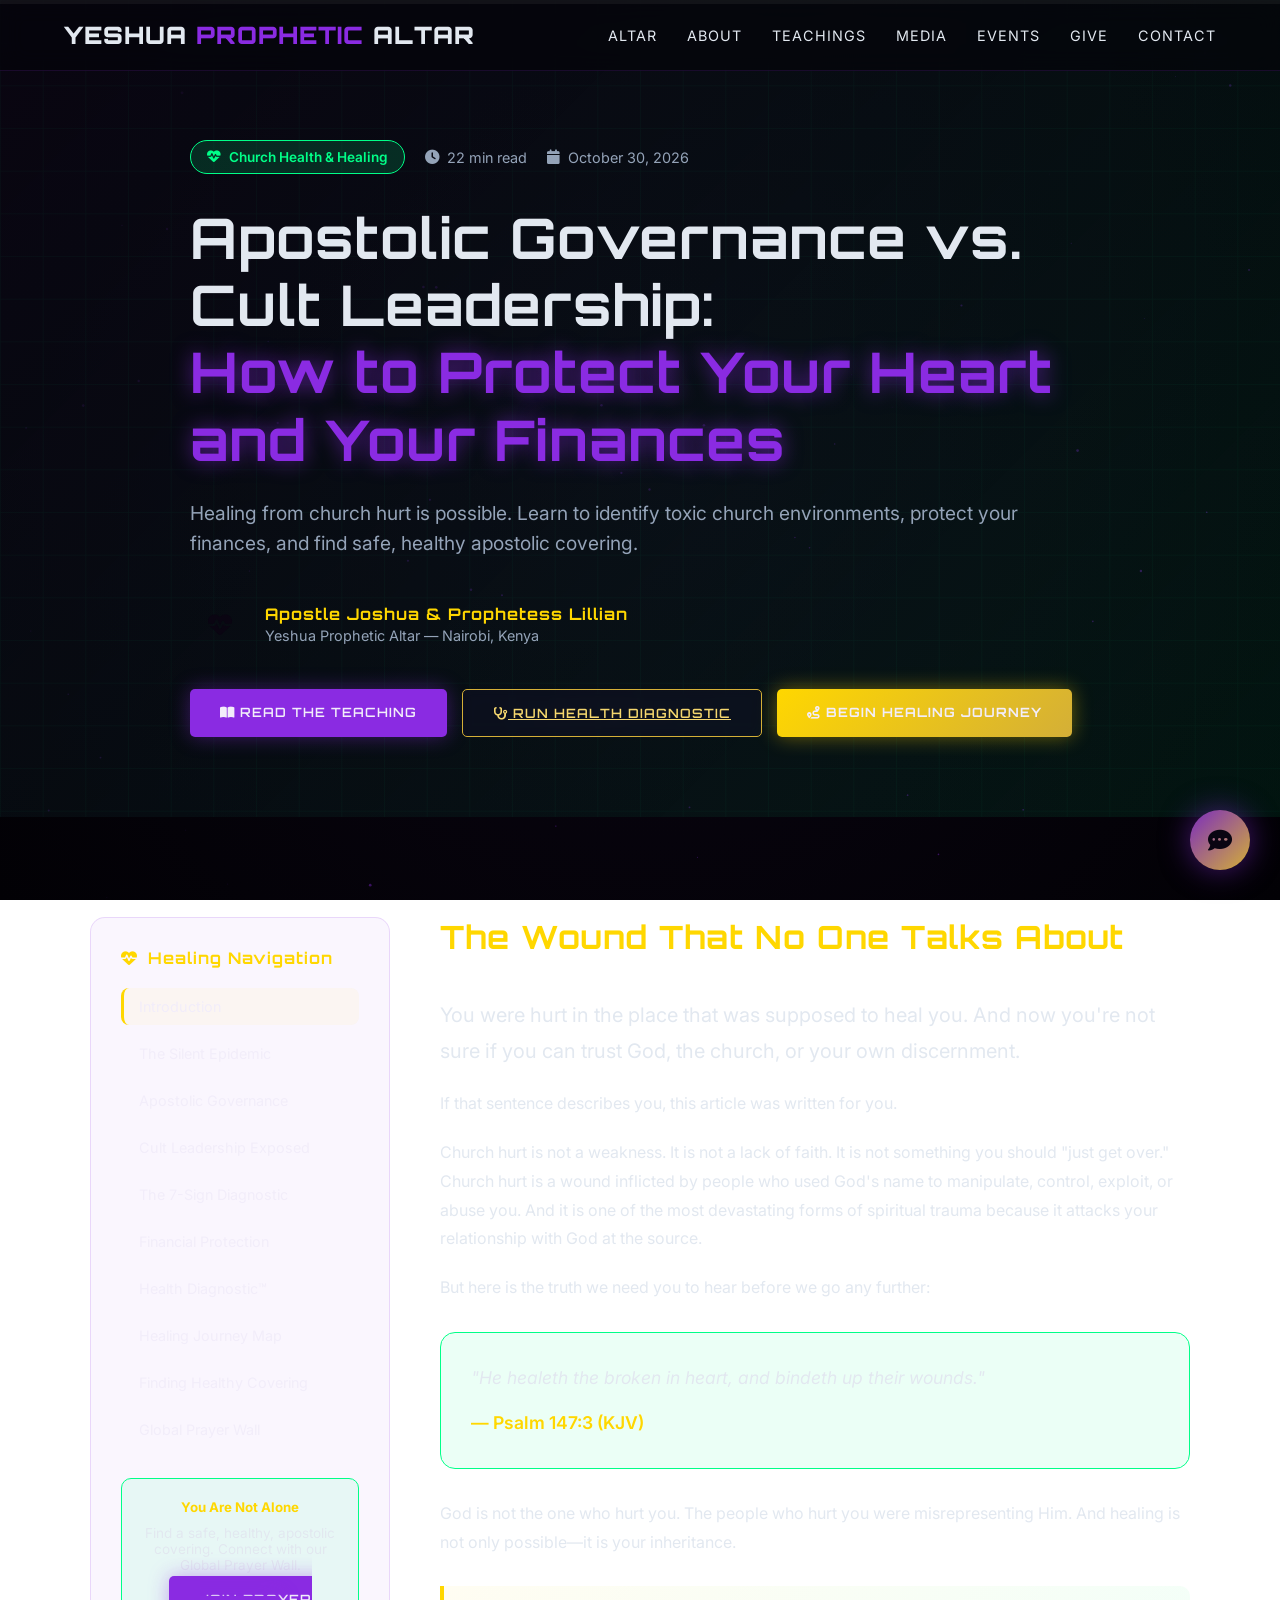
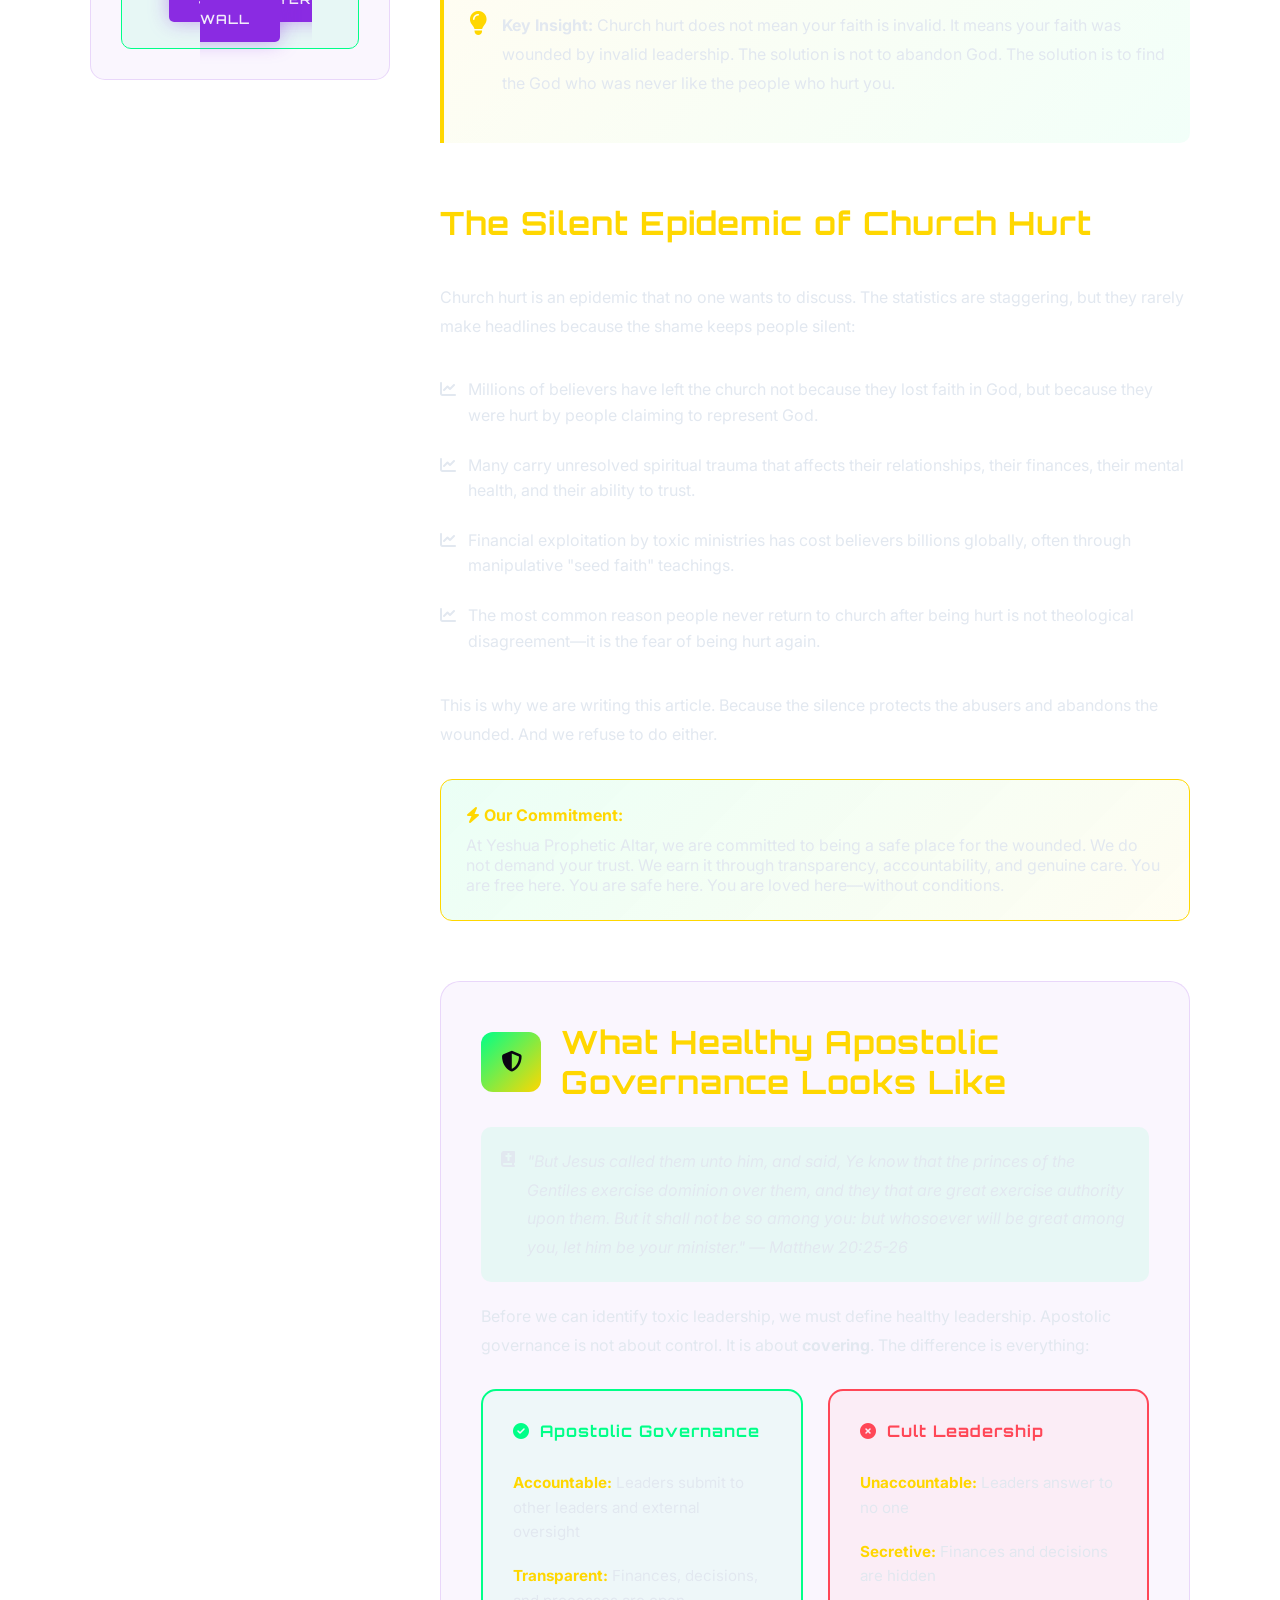
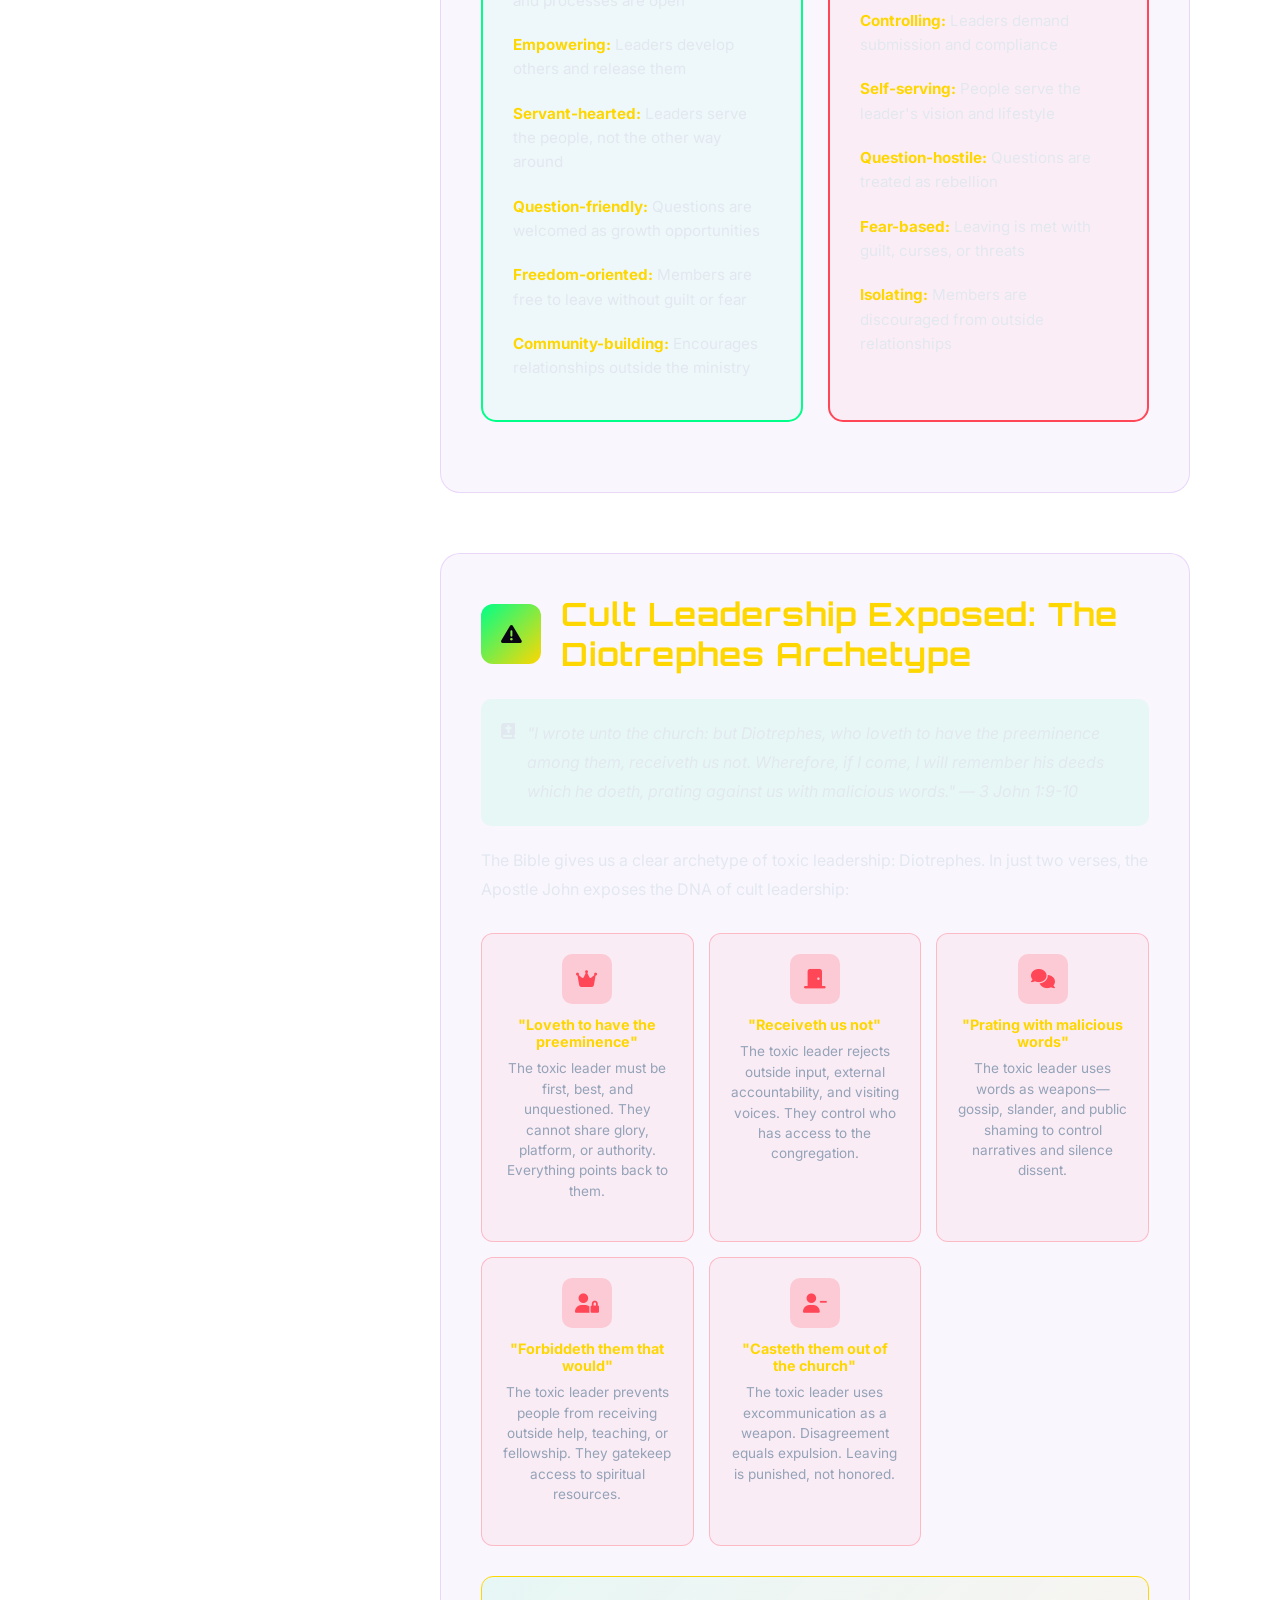
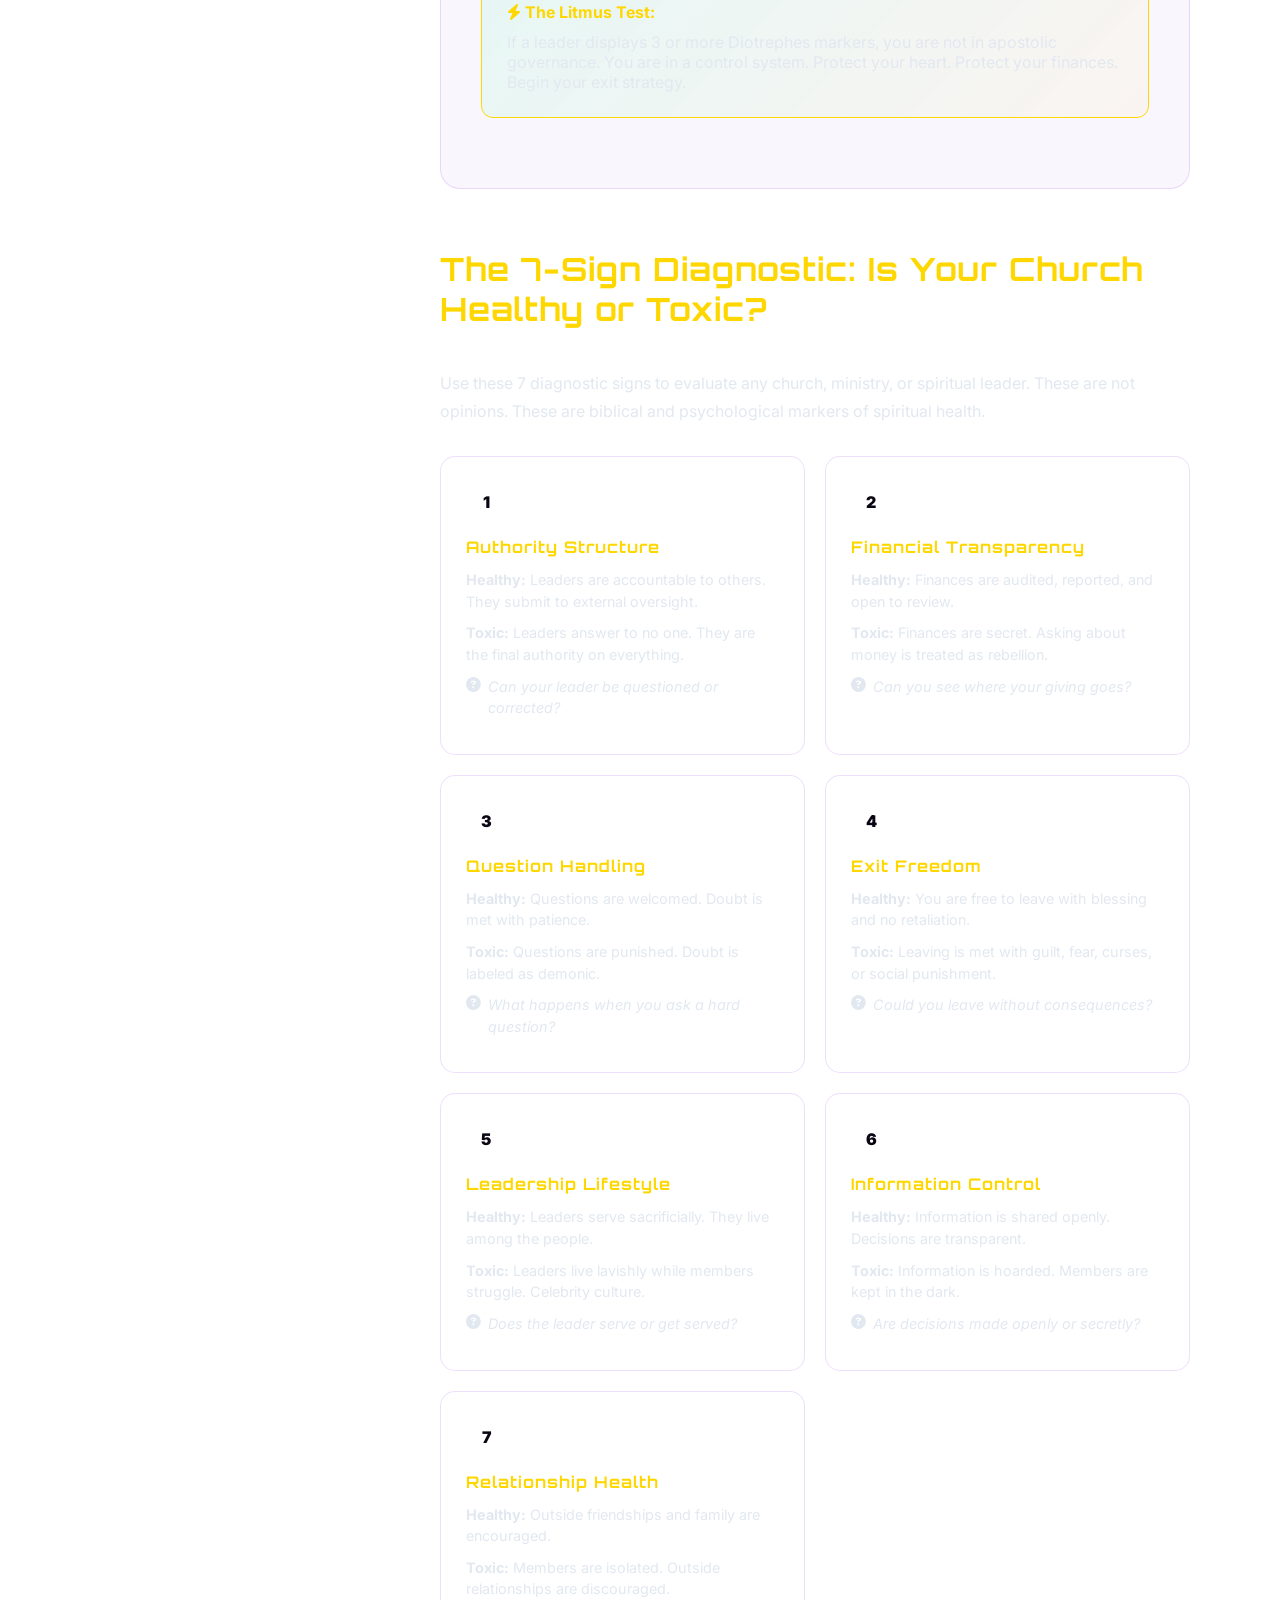
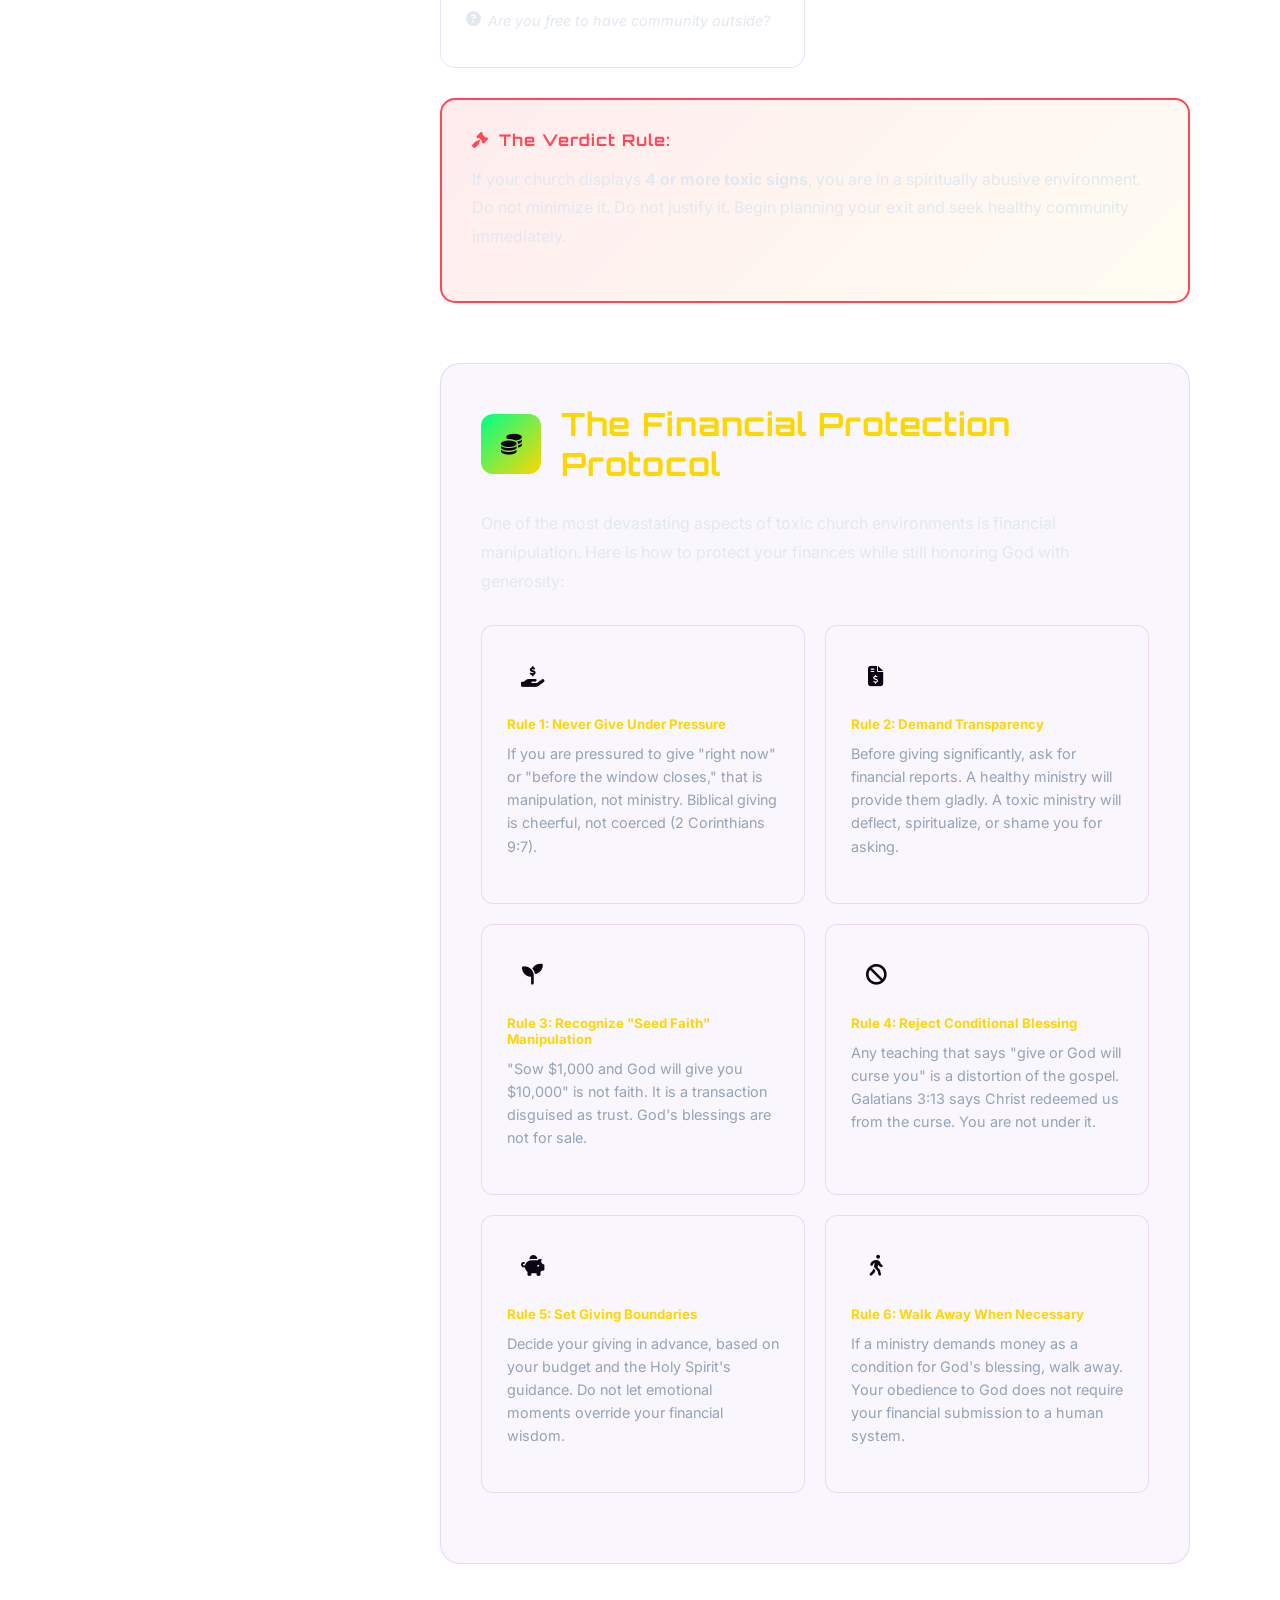
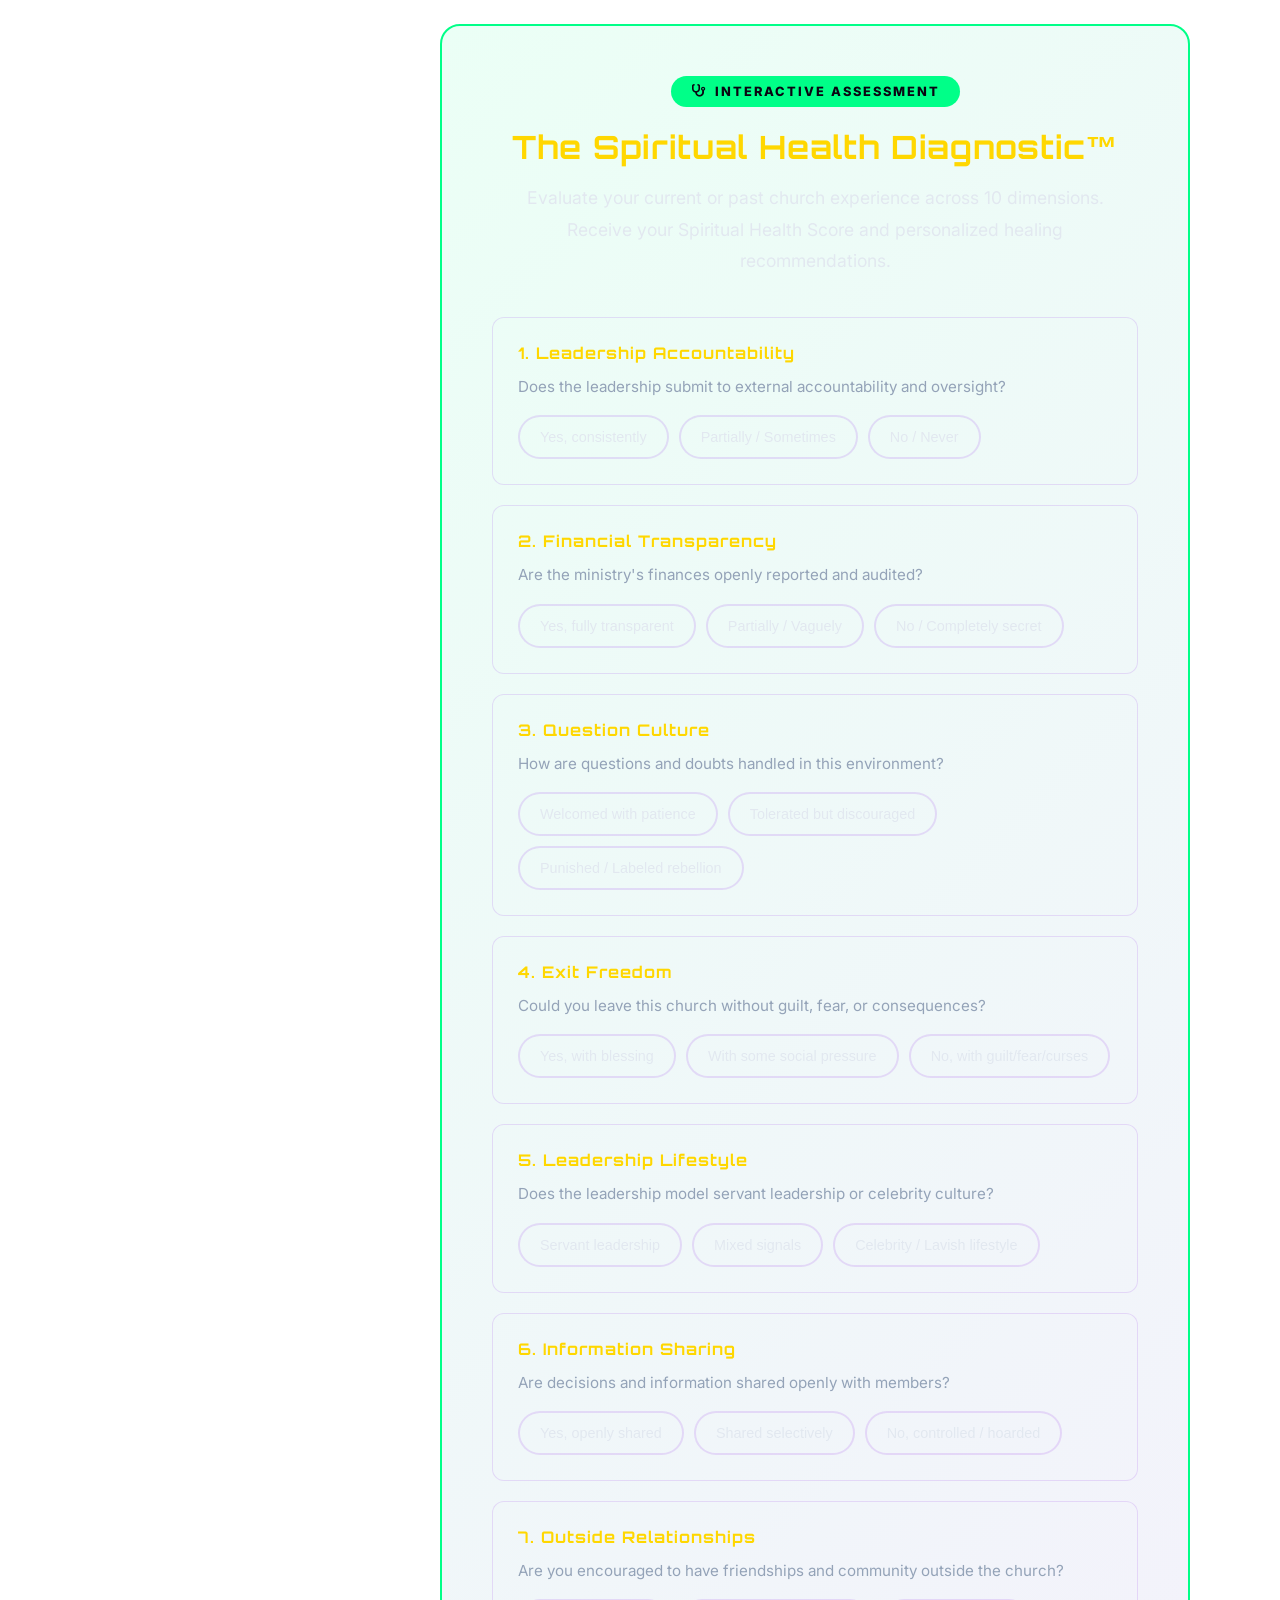
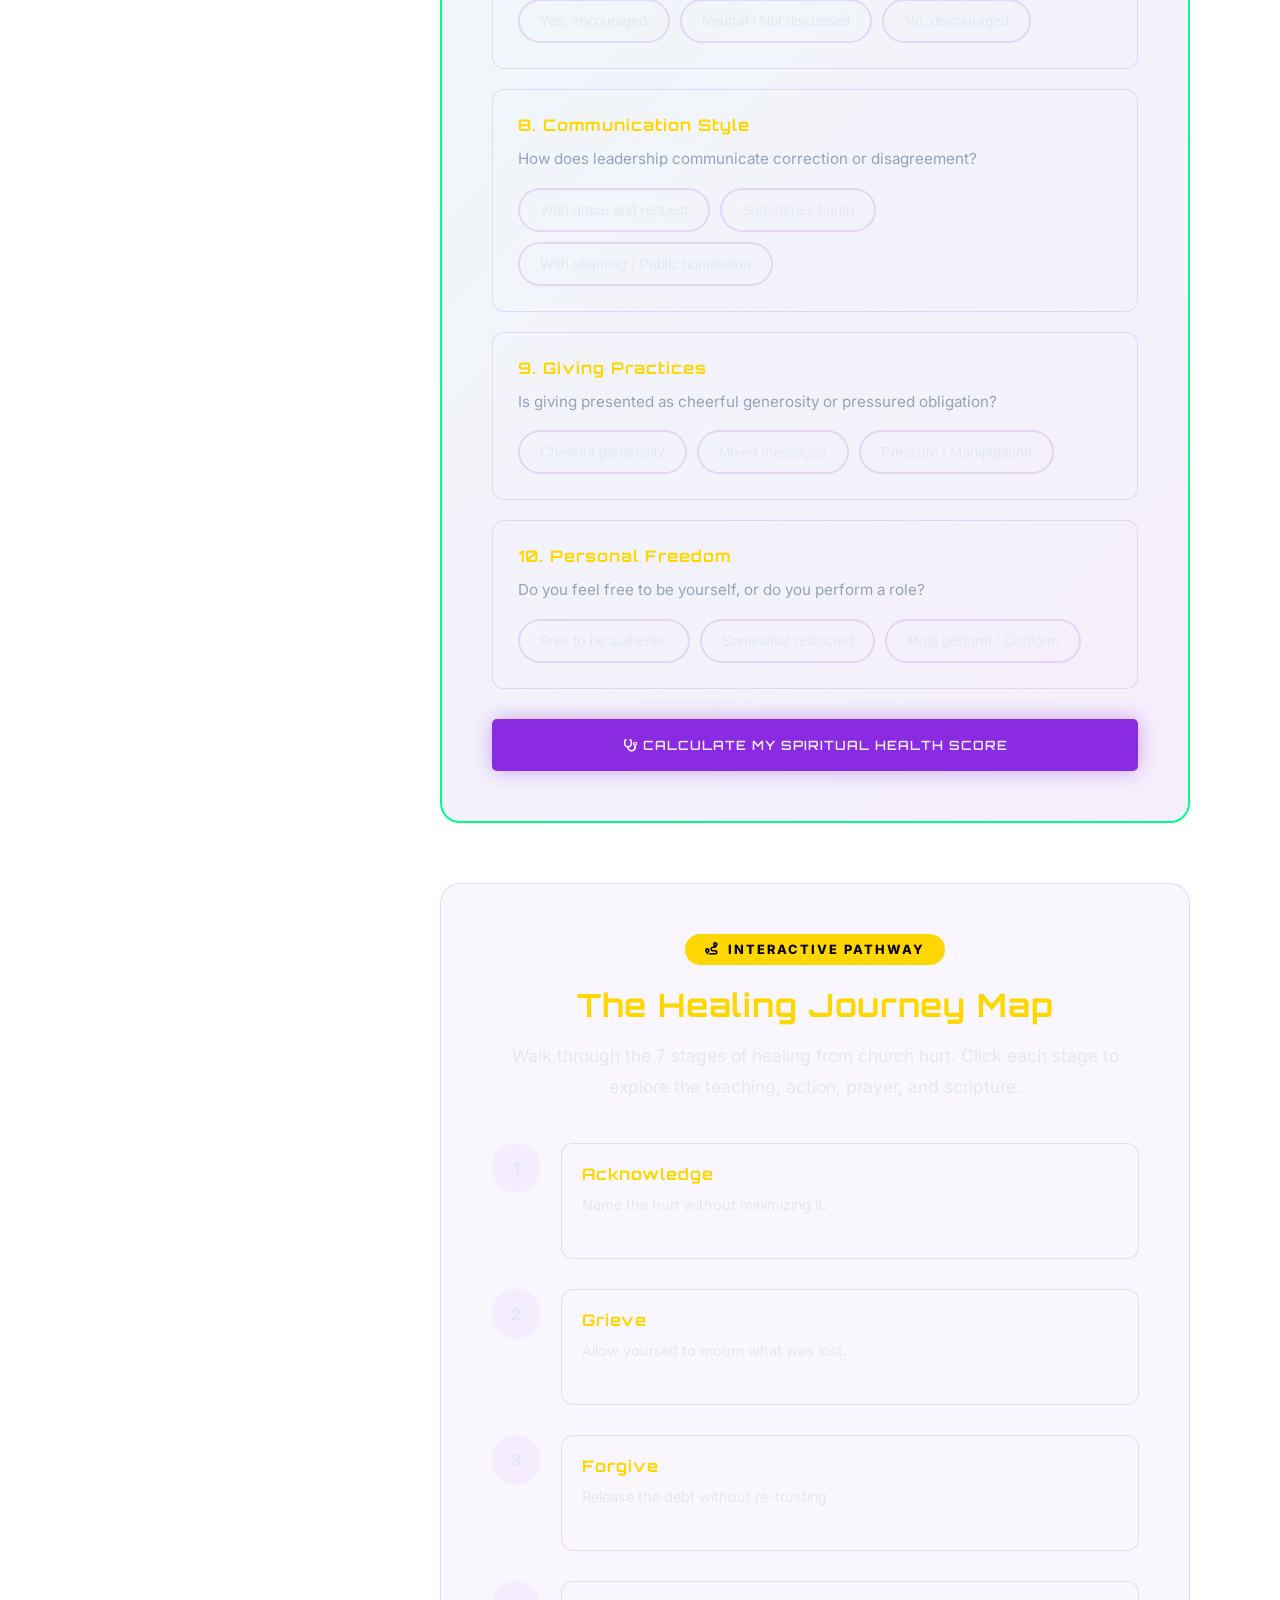
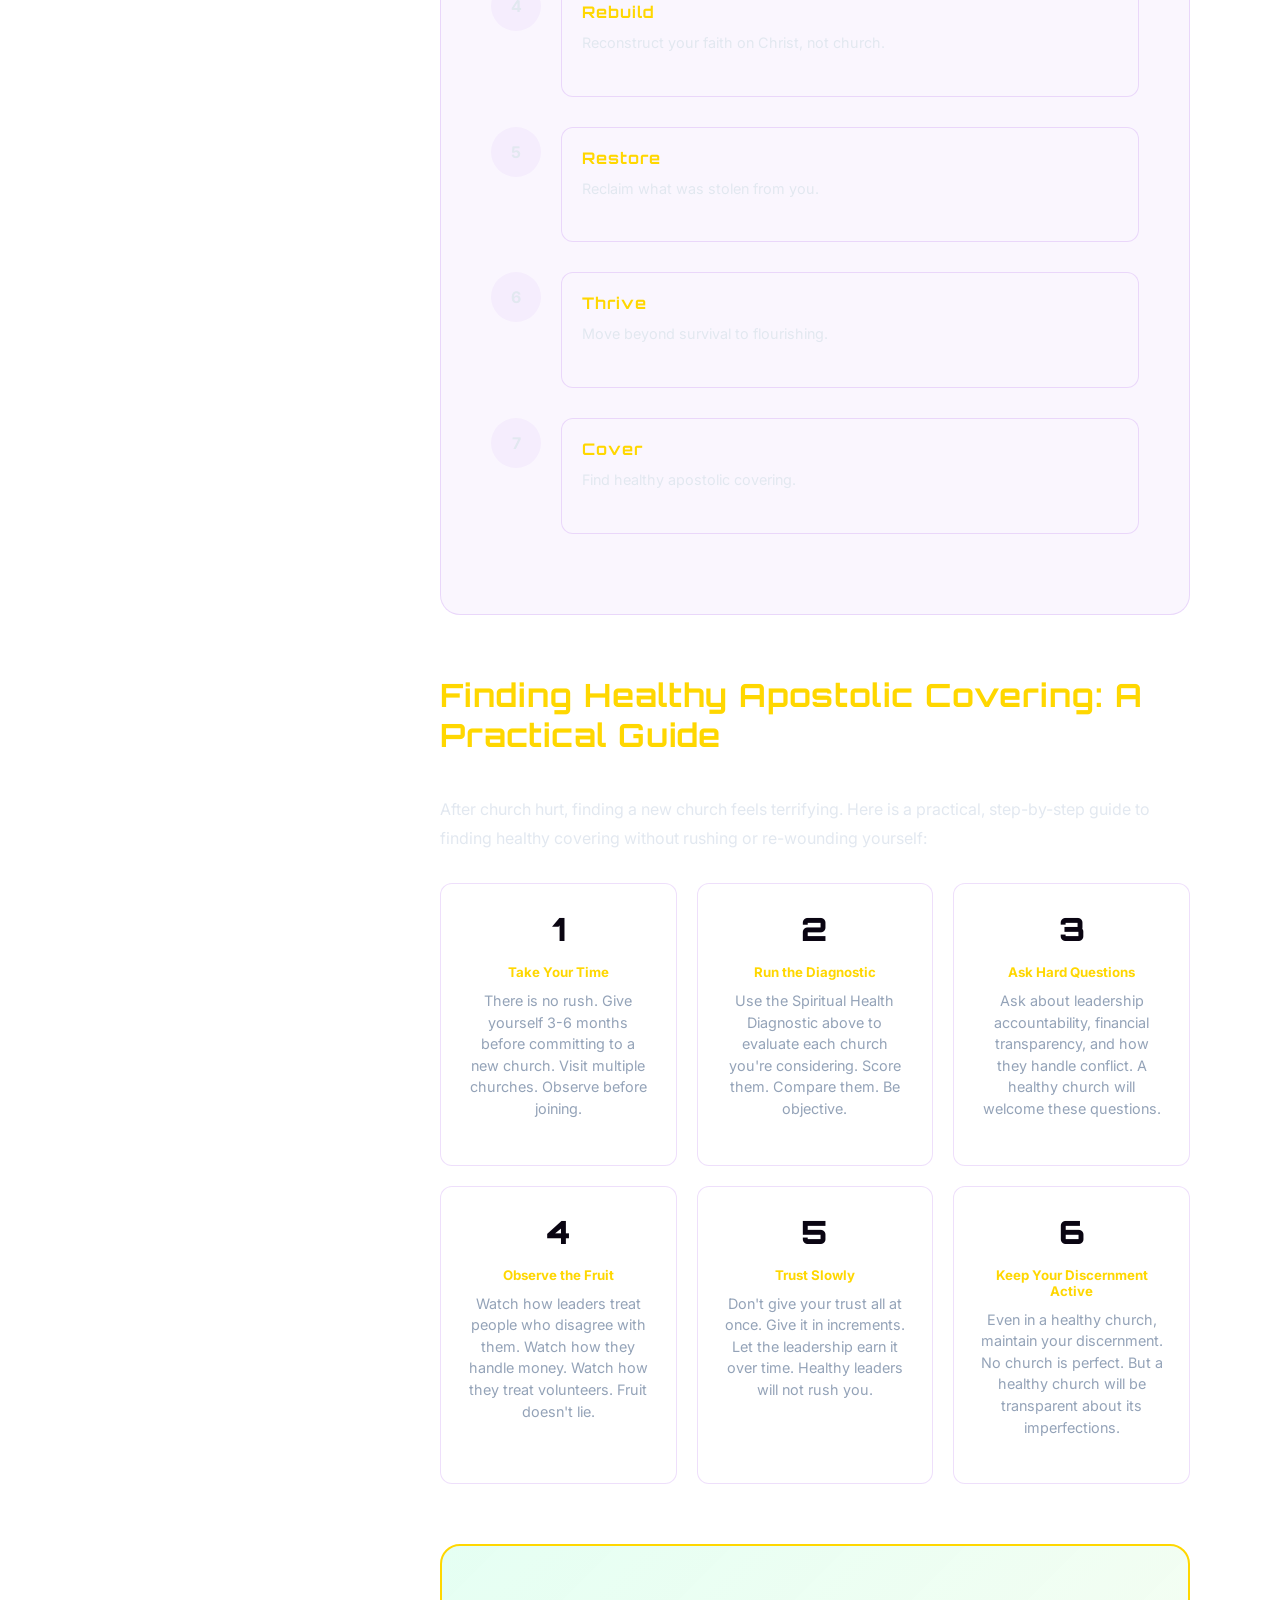
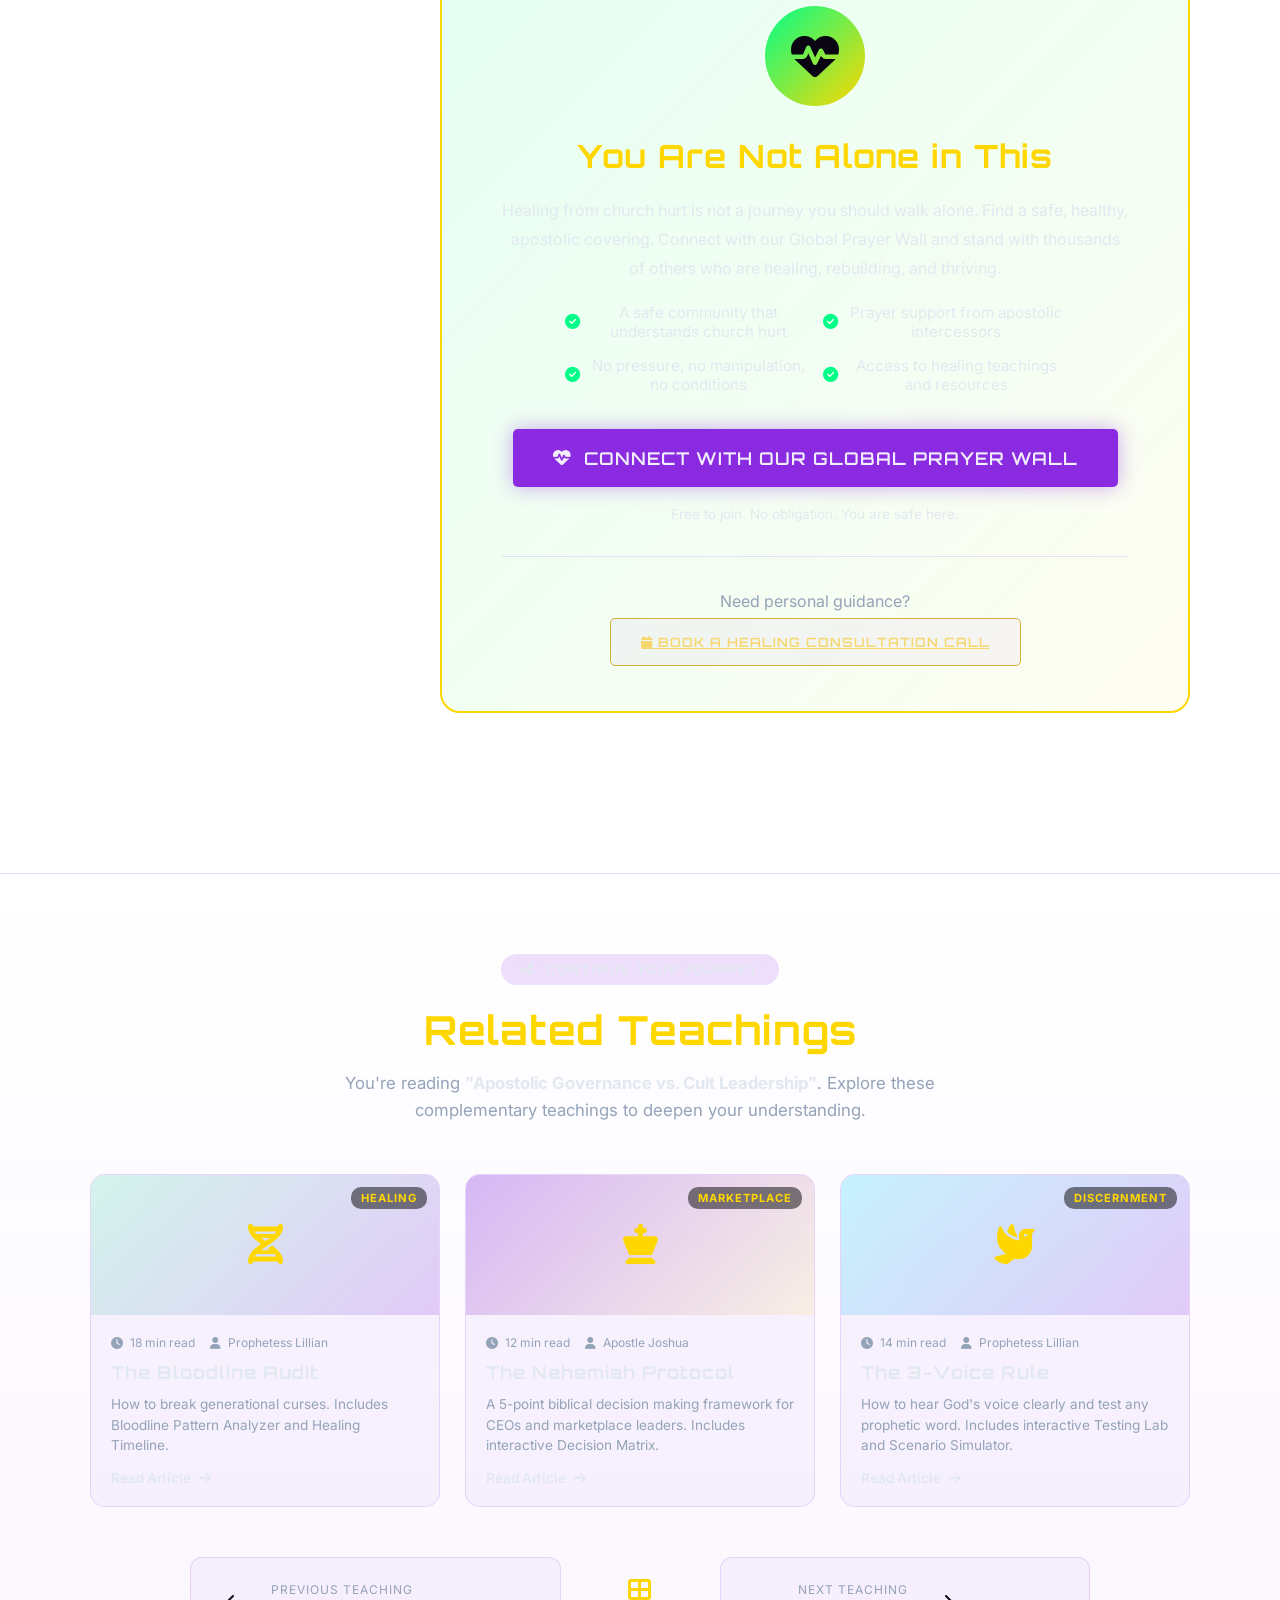
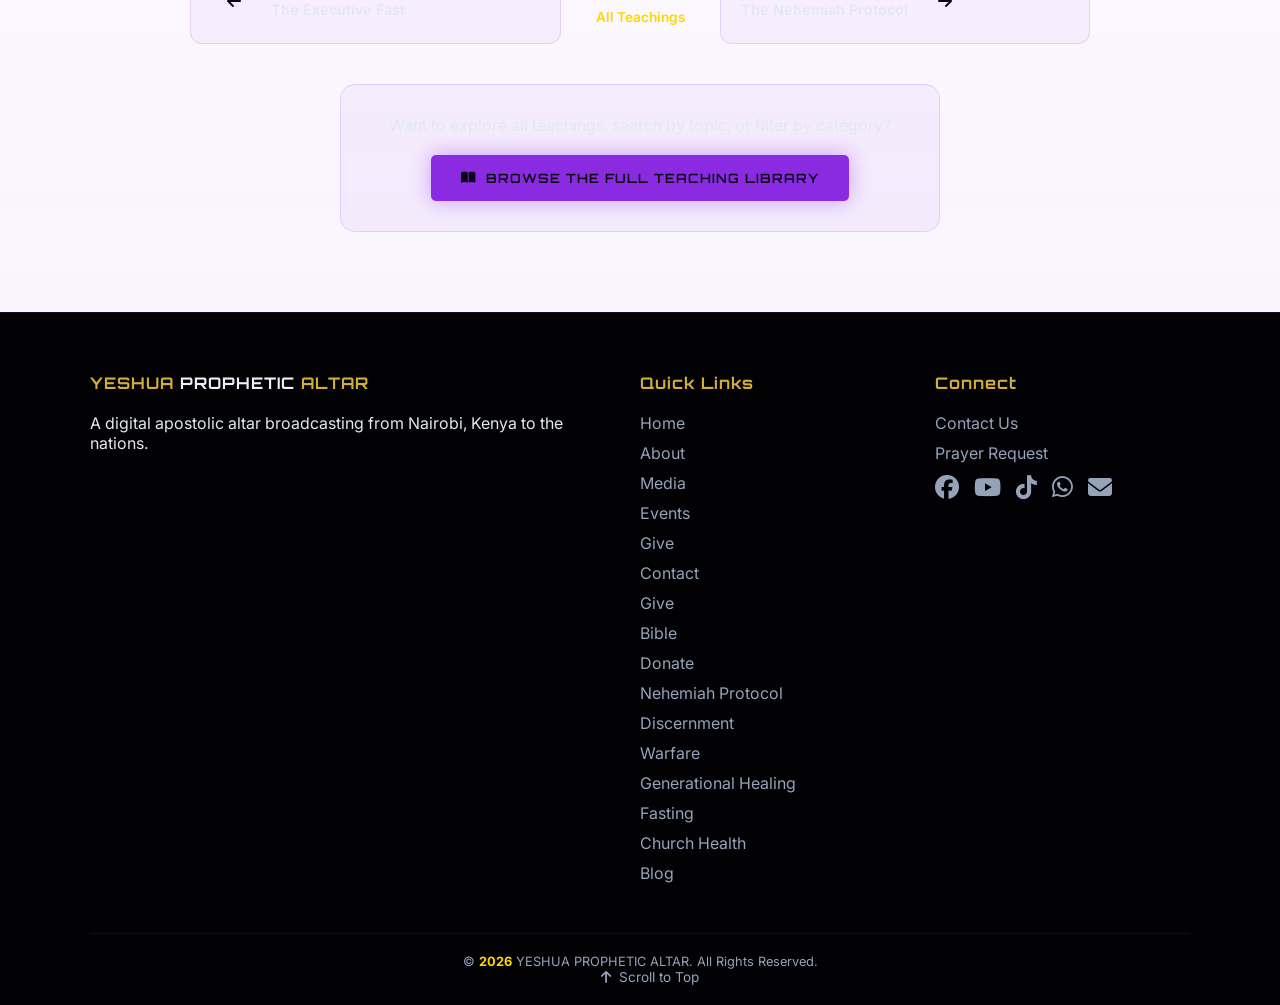
<file: church-health.html>
<!DOCTYPE html>
<html lang="en">

<head>
    <meta charset="UTF-8">
    <meta name="viewport" content="width=device-width, initial-scale=1.0">
    <meta http-equiv="X-UA-Compatible" content="IE=edge">

    <!-- PRIMARY SEO META TAGS -->
    <title>Apostolic Governance vs Cult Leadership: Healing from Church Hurt | Yeshua Prophetic Altar</title>
    <meta name="title" content="Apostolic Governance vs. Cult Leadership: How to Protect Your Heart and Your Finances">
    <meta name="description"
        content="Healing from church hurt and identifying toxic church environments. Learn the 7 signs of cult leadership vs apostolic governance. Find safe, healthy apostolic covering.">
    <meta name="keywords"
        content="Healing from church hurt, Toxic church environments, Apostolic governance, Cult leadership, Spiritual abuse recovery, Church health diagnostic">
    <meta name="author" content="Apostle Joshua & Prophetess Lillian">
    <meta name="robots" content="index, follow">
    <link rel="canonical" href="https://yeshuapropheticaltar.org/church-health.html">

    <!-- OPEN GRAPH / FACEBOOK -->
    <meta property="og:type" content="article">
    <meta property="og:url" content="https://yeshuapropheticaltar.org/church-health.html">
    <meta property="og:title" content="Apostolic Governance vs Cult Leadership: Healing from Church Hurt">
    <meta property="og:description"
        content="How to protect your heart and your finances from toxic church environments. Interactive Spiritual Health Diagnostic included.">
    <meta property="og:image" content="https://yeshuapropheticaltar.org/church-health-og.jpg">
    <meta property="article:published_time" content="2026-10-30">
    <meta property="article:author" content="Yeshua Prophetic Altar">
    <meta property="article:section" content="Church Health & Healing">

    <!-- TWITTER CARD -->
    <meta property="twitter:card" content="summary_large_image">
    <meta property="twitter:url" content="https://yeshuapropheticaltar.org/church-health.html">
    <meta property="twitter:title" content="Apostolic Governance vs Cult Leadership: Healing from Church Hurt">
    <meta property="twitter:description"
        content="How to protect your heart and your finances from toxic church environments.">
    <meta property="twitter:image" content="https://yeshuapropheticaltar.org/church-health-og.jpg">

    <!-- FAVICON & THEME -->
    <link rel="icon" type="image/webp" href="assets/media/image/logoyeshuaprophetic.webp">
    <meta name="theme-color" content="#0A0512">

    <!-- FONTS & ICONS -->
    <link rel="preconnect" href="https://fonts.googleapis.com">
    <link rel="preconnect" href="https://fonts.gstatic.com" crossorigin>
    <link
        href="https://fonts.googleapis.com/css2?family=Orbitron:wght@400;700;900&family=Inter:wght@300;400;500;600;700;800&display=swap"
        rel="stylesheet">
    <link rel="stylesheet" href="https://cdnjs.cloudflare.com/ajax/libs/font-awesome/6.4.0/css/all.min.css">

    <!-- AOS ANIMATION LIBRARY -->
    <link href="https://unpkg.com/aos@2.3.1/dist/aos.css" rel="stylesheet">

    <!-- MAIN STYLESHEET -->
    <link rel="stylesheet" href="style.css">

    <!-- ========================================== -->
    <!-- OMEGA-TIER SEO: ARTICLE + FAQ + BREADCRUMB SCHEMA -->
    <!-- ========================================== -->
    <script type="application/ld+json">
    {
      "@context": "https://schema.org",
      "@graph": [
        {
          "@type": "Article",
          "@id": "https://yeshuapropheticaltar.org/church-health.html#article",
          "mainEntityOfPage": {
            "@type": "WebPage",
            "@id": "https://yeshuapropheticaltar.org/church-health.html"
          },
          "headline": "Apostolic Governance vs. Cult Leadership: How to Protect Your Heart and Your Finances",
          "description": "Healing from church hurt and identifying toxic church environments. Learn the 7 signs of cult leadership vs apostolic governance and find safe, healthy apostolic covering.",
          "image": "https://yeshuapropheticaltar.org/church-health-og.jpg",
          "author": {
            "@type": "Person",
            "name": "Apostle Joshua & Prophetess Lillian",
            "jobTitle": "Apostolic Leaders",
            "worksFor": {
              "@id": "https://yeshuapropheticaltar.org/#organization"
            }
          },
          "publisher": {
            "@type": "Organization",
            "name": "Yeshua Prophetic Altar",
            "logo": {
              "@type": "ImageObject",
              "url": "https://yeshuapropheticaltar.org/assets/media/image/logoyeshuaprophetic.webp"
            }
          },
          "datePublished": "2026-10-30",
          "dateModified": "2026-10-30",
          "articleSection": "Church Health & Healing",
          "keywords": "Healing from church hurt, Toxic church environments, Apostolic governance",
          "wordCount": 4500,
          "inLanguage": "English"
        },
        {
          "@type": "BreadcrumbList",
          "itemListElement": [
            {
              "@type": "ListItem",
              "position": 1,
              "name": "Home",
              "item": "https://yeshuapropheticaltar.org/"
            },
            {
              "@type": "ListItem",
              "position": 2,
              "name": "Prophetic Teachings",
              "item": "https://yeshuapropheticaltar.org/media.html"
            },
            {
              "@type": "ListItem",
              "position": 3,
              "name": "Church Health & Healing",
              "item": "https://yeshuapropheticaltar.org/church-health.html"
            }
          ]
        },
        {
          "@type": "FAQPage",
          "mainEntity": [
            {
              "@type": "Question",
              "name": "What is church hurt and how do I heal from it?",
              "acceptedAnswer": {
                "@type": "Answer",
                "text": "Church hurt is spiritual and emotional trauma caused by toxic church environments, manipulative leadership, or spiritual abuse. Healing involves 7 stages: acknowledging the hurt, grieving what was lost, forgiving without re-trusting, rebuilding your faith on Christ, restoring what was stolen, thriving beyond survival, and finding healthy apostolic covering. Healing is possible, and it does not require abandoning your faith."
              }
            },
            {
              "@type": "Question",
              "name": "How do I identify a toxic church environment?",
              "acceptedAnswer": {
                "@type": "Answer",
                "text": "Toxic church environments display 7 key signs: unaccountable leadership, financial secrecy, punishment for questions, guilt/fear about leaving, celebrity-centered leadership, information control, and isolation from outside relationships. Healthy apostolic governance displays the opposite: accountability, transparency, questions welcomed, freedom to leave, servant leadership, open information, and encouragement of outside community."
              }
            },
            {
              "@type": "Question",
              "name": "How do I protect my finances from church manipulation?",
              "acceptedAnswer": {
                "@type": "Answer",
                "text": "Protect your finances by: 1) Never giving under pressure or manipulation, 2) Demanding financial transparency before giving, 3) Recognizing 'sow seed for miracle' manipulation tactics, 4) Knowing the difference between biblical generosity and spiritual extortion, 5) Setting clear giving boundaries, and 6) Walking away from any ministry that demands money as a condition for God's blessing."
              }
            }
          ]
        }
      ]
    }
    </script>
</head>

<body>
    <canvas id="bg-canvas" aria-hidden="true"></canvas>

    <!-- READING PROGRESS BAR -->
    <div class="reading-progress" id="readingProgress">
        <div class="progress-fill" id="progressFill"></div>
    </div>

    <div id="site-header"></div>

    <main id="main-content">

        <!-- ========================================== -->
        <!-- ARTICLE HERO SECTION -->
        <!-- ========================================== -->
        <section class="article-hero church-health-hero">
            <div class="hero-overlay"></div>
            <div class="container">
                <div class="article-hero-content" data-aos="fade-up">
                    <div class="article-meta-top">
                        <span class="category-badge"><i class="fas fa-heart-pulse"></i> Church Health & Healing</span>
                        <span class="read-time"><i class="fas fa-clock"></i> 22 min read</span>
                        <span class="article-date"><i class="fas fa-calendar"></i> October 30, 2026</span>
                    </div>

                    <h1 class="article-title">Apostolic Governance vs. Cult Leadership:<br><span class="glow">How to
                            Protect Your Heart and Your Finances</span></h1>

                    <p class="article-subtitle">Healing from church hurt is possible. Learn to identify toxic church
                        environments, protect your finances, and find safe, healthy apostolic covering.</p>

                    <div class="article-author">
                        <div class="author-avatar">
                            <i class="fas fa-heart-pulse"></i>
                        </div>
                        <div class="author-info">
                            <h4>Apostle Joshua & Prophetess Lillian</h4>
                            <p>Yeshua Prophetic Altar — Nairobi, Kenya</p>
                        </div>
                    </div>

                    <div class="hero-actions">
                        <a href="#article-content" class="btn-neon"><i class="fas fa-book-open"></i> Read The
                            Teaching</a>
                        <a href="#health-diagnostic" class="btn-glass"><i class="fas fa-stethoscope"></i> Run Health
                            Diagnostic</a>
                        <a href="#healing-journey" class="btn-salvation"><i class="fas fa-route"></i> Begin Healing
                            Journey</a>
                    </div>
                </div>
            </div>
        </section>

        <!-- ========================================== -->
        <!-- MAIN ARTICLE CONTENT -->
        <!-- ========================================== -->
        <section id="article-content" class="section">
            <div class="container">
                <div class="article-grid">

                    <!-- LEFT COLUMN: Table of Contents (Sticky) -->
                    <aside class="article-sidebar" data-aos="fade-right">
                        <div class="toc-card">
                            <h4><i class="fas fa-heart-pulse"></i> Healing Navigation</h4>
                            <nav class="toc-nav">
                                <a href="#introduction" class="toc-link active">Introduction</a>
                                <a href="#epidemic" class="toc-link">The Silent Epidemic</a>
                                <a href="#apostolic-governance" class="toc-link">Apostolic Governance</a>
                                <a href="#cult-leadership" class="toc-link">Cult Leadership Exposed</a>
                                <a href="#seven-signs" class="toc-link">The 7-Sign Diagnostic</a>
                                <a href="#financial-protection" class="toc-link">Financial Protection</a>
                                <a href="#health-diagnostic" class="toc-link">Health Diagnostic™</a>
                                <a href="#healing-journey" class="toc-link">Healing Journey Map</a>
                                <a href="#finding-covering" class="toc-link">Finding Healthy Covering</a>
                                <a href="#prayer-wall" class="toc-link">Global Prayer Wall</a>
                            </nav>

                            <div class="sidebar-cta">
                                <h5>You Are Not Alone</h5>
                                <p>Find a safe, healthy, apostolic covering. Connect with our Global Prayer Wall.</p>
                                <a href="index.html#prayer-wall" class="btn-neon"
                                    style="width: 100%; text-align: center;">Join Prayer Wall</a>
                            </div>
                        </div>
                    </aside>

                    <!-- RIGHT COLUMN: Article Body -->
                    <article class="article-body" id="articleBody">

                        <!-- INTRODUCTION -->
                        <div id="introduction" class="article-section" data-aos="fade-up">
                            <h2 class="section-heading">The Wound That No One Talks About</h2>
                            <p class="lead-paragraph">You were hurt in the place that was supposed to heal you. And now
                                you're not sure if you can trust God, the church, or your own discernment.</p>
                            <p>If that sentence describes you, this article was written for you.</p>
                            <p>Church hurt is not a weakness. It is not a lack of faith. It is not something you should
                                "just get over." Church hurt is a wound inflicted by people who used God's name to
                                manipulate, control, exploit, or abuse you. And it is one of the most devastating forms
                                of spiritual trauma because it attacks your relationship with God at the source.</p>
                            <p>But here is the truth we need you to hear before we go any further:</p>
                            <blockquote class="scripture-block">
                                "He healeth the broken in heart, and bindeth up their wounds."
                                <cite>— Psalm 147:3 (KJV)</cite>
                            </blockquote>
                            <p>God is not the one who hurt you. The people who hurt you were misrepresenting Him. And
                                healing is not only possible—it is your inheritance.</p>
                            <div class="key-insight">
                                <i class="fas fa-lightbulb"></i>
                                <p><strong>Key Insight:</strong> Church hurt does not mean your faith is invalid. It
                                    means your faith was wounded by invalid leadership. The solution is not to abandon
                                    God. The solution is to find the God who was never like the people who hurt you.</p>
                            </div>
                        </div>

                        <!-- THE SILENT EPIDEMIC -->
                        <div id="epidemic" class="article-section" data-aos="fade-up">
                            <h2 class="section-heading">The Silent Epidemic of Church Hurt</h2>
                            <p>Church hurt is an epidemic that no one wants to discuss. The statistics are staggering,
                                but they rarely make headlines because the shame keeps people silent:</p>
                            <ul class="insight-list">
                                <li><i class="fas fa-chart-line"></i> Millions of believers have left the church not
                                    because they lost faith in God, but because they were hurt by people claiming to
                                    represent God.</li>
                                <li><i class="fas fa-chart-line"></i> Many carry unresolved spiritual trauma that
                                    affects their relationships, their finances, their mental health, and their ability
                                    to trust.</li>
                                <li><i class="fas fa-chart-line"></i> Financial exploitation by toxic ministries has
                                    cost believers billions globally, often through manipulative "seed faith" teachings.
                                </li>
                                <li><i class="fas fa-chart-line"></i> The most common reason people never return to
                                    church after being hurt is not theological disagreement—it is the fear of being hurt
                                    again.</li>
                            </ul>
                            <p>This is why we are writing this article. Because the silence protects the abusers and
                                abandons the wounded. And we refuse to do either.</p>
                            <div class="action-box">
                                <strong><i class="fas fa-bolt"></i> Our Commitment:</strong> At Yeshua Prophetic Altar,
                                we are committed to being a safe place for the wounded. We do not demand your trust. We
                                earn it through transparency, accountability, and genuine care. You are free here. You
                                are safe here. You are loved here—without conditions.
                            </div>
                        </div>

                        <!-- APOSTOLIC GOVERNANCE -->
                        <div id="apostolic-governance" class="article-section protocol-point" data-aos="fade-up">
                            <div class="point-header">
                                <div class="point-number-badge"><i class="fas fa-shield-halved"></i></div>
                                <h2 class="section-heading">What Healthy Apostolic Governance Looks Like</h2>
                            </div>
                            <p class="point-scripture"><i class="fas fa-book-bible"></i> "But Jesus called them unto
                                him, and said, Ye know that the princes of the Gentiles exercise dominion over them, and
                                they that are great exercise authority upon them. But it shall not be so among you: but
                                whosoever will be great among you, let him be your minister." — Matthew 20:25-26</p>
                            <p>Before we can identify toxic leadership, we must define healthy leadership. Apostolic
                                governance is not about control. It is about <strong>covering</strong>. The difference
                                is everything:</p>

                            <div class="governance-comparison">
                                <div class="governance-column healthy">
                                    <h4><i class="fas fa-check-circle"></i> Apostolic Governance</h4>
                                    <ul class="governance-list">
                                        <li><strong>Accountable:</strong> Leaders submit to other leaders and external
                                            oversight</li>
                                        <li><strong>Transparent:</strong> Finances, decisions, and processes are open
                                        </li>
                                        <li><strong>Empowering:</strong> Leaders develop others and release them</li>
                                        <li><strong>Servant-hearted:</strong> Leaders serve the people, not the other
                                            way around</li>
                                        <li><strong>Question-friendly:</strong> Questions are welcomed as growth
                                            opportunities</li>
                                        <li><strong>Freedom-oriented:</strong> Members are free to leave without guilt
                                            or fear</li>
                                        <li><strong>Community-building:</strong> Encourages relationships outside the
                                            ministry</li>
                                    </ul>
                                </div>
                                <div class="governance-column toxic">
                                    <h4><i class="fas fa-times-circle"></i> Cult Leadership</h4>
                                    <ul class="governance-list">
                                        <li><strong>Unaccountable:</strong> Leaders answer to no one</li>
                                        <li><strong>Secretive:</strong> Finances and decisions are hidden</li>
                                        <li><strong>Controlling:</strong> Leaders demand submission and compliance</li>
                                        <li><strong>Self-serving:</strong> People serve the leader's vision and
                                            lifestyle</li>
                                        <li><strong>Question-hostile:</strong> Questions are treated as rebellion</li>
                                        <li><strong>Fear-based:</strong> Leaving is met with guilt, curses, or threats
                                        </li>
                                        <li><strong>Isolating:</strong> Members are discouraged from outside
                                            relationships</li>
                                    </ul>
                                </div>
                            </div>
                        </div>

                        <!-- CULT LEADERSHIP EXPOSED -->
                        <div id="cult-leadership" class="article-section protocol-point" data-aos="fade-up">
                            <div class="point-header">
                                <div class="point-number-badge"><i class="fas fa-triangle-exclamation"></i></div>
                                <h2 class="section-heading">Cult Leadership Exposed: The Diotrephes Archetype</h2>
                            </div>
                            <p class="point-scripture"><i class="fas fa-book-bible"></i> "I wrote unto the church: but
                                Diotrephes, who loveth to have the preeminence among them, receiveth us not. Wherefore,
                                if I come, I will remember his deeds which he doeth, prating against us with malicious
                                words." — 3 John 1:9-10</p>
                            <p>The Bible gives us a clear archetype of toxic leadership: Diotrephes. In just two verses,
                                the Apostle John exposes the DNA of cult leadership:</p>

                            <div class="diotrephes-markers">
                                <div class="marker-card">
                                    <div class="marker-icon"><i class="fas fa-crown"></i></div>
                                    <h5>"Loveth to have the preeminence"</h5>
                                    <p>The toxic leader must be first, best, and unquestioned. They cannot share glory,
                                        platform, or authority. Everything points back to them.</p>
                                </div>
                                <div class="marker-card">
                                    <div class="marker-icon"><i class="fas fa-door-closed"></i></div>
                                    <h5>"Receiveth us not"</h5>
                                    <p>The toxic leader rejects outside input, external accountability, and visiting
                                        voices. They control who has access to the congregation.</p>
                                </div>
                                <div class="marker-card">
                                    <div class="marker-icon"><i class="fas fa-comments"></i></div>
                                    <h5>"Prating with malicious words"</h5>
                                    <p>The toxic leader uses words as weapons—gossip, slander, and public shaming to
                                        control narratives and silence dissent.</p>
                                </div>
                                <div class="marker-card">
                                    <div class="marker-icon"><i class="fas fa-user-lock"></i></div>
                                    <h5>"Forbiddeth them that would"</h5>
                                    <p>The toxic leader prevents people from receiving outside help, teaching, or
                                        fellowship. They gatekeep access to spiritual resources.</p>
                                </div>
                                <div class="marker-card">
                                    <div class="marker-icon"><i class="fas fa-user-minus"></i></div>
                                    <h5>"Casteth them out of the church"</h5>
                                    <p>The toxic leader uses excommunication as a weapon. Disagreement equals expulsion.
                                        Leaving is punished, not honored.</p>
                                </div>
                            </div>

                            <div class="action-box">
                                <strong><i class="fas fa-bolt"></i> The Litmus Test:</strong> If a leader displays 3 or
                                more Diotrephes markers, you are not in apostolic governance. You are in a control
                                system. Protect your heart. Protect your finances. Begin your exit strategy.
                            </div>
                        </div>

                        <!-- THE 7-SIGN DIAGNOSTIC -->
                        <div id="seven-signs" class="article-section" data-aos="fade-up">
                            <h2 class="section-heading">The 7-Sign Diagnostic: Is Your Church Healthy or Toxic?</h2>
                            <p>Use these 7 diagnostic signs to evaluate any church, ministry, or spiritual leader. These
                                are not opinions. These are biblical and psychological markers of spiritual health.</p>

                            <div class="signs-grid">
                                <div class="sign-card" data-aos="fade-up">
                                    <div class="sign-number">1</div>
                                    <h4>Authority Structure</h4>
                                    <p><strong>Healthy:</strong> Leaders are accountable to others. They submit to
                                        external oversight.</p>
                                    <p><strong>Toxic:</strong> Leaders answer to no one. They are the final authority on
                                        everything.</p>
                                    <p class="sign-question"><i class="fas fa-question-circle"></i> Can your leader be
                                        questioned or corrected?</p>
                                </div>
                                <div class="sign-card" data-aos="fade-up" data-aos-delay="100">
                                    <div class="sign-number">2</div>
                                    <h4>Financial Transparency</h4>
                                    <p><strong>Healthy:</strong> Finances are audited, reported, and open to review.</p>
                                    <p><strong>Toxic:</strong> Finances are secret. Asking about money is treated as
                                        rebellion.</p>
                                    <p class="sign-question"><i class="fas fa-question-circle"></i> Can you see where
                                        your giving goes?</p>
                                </div>
                                <div class="sign-card" data-aos="fade-up" data-aos-delay="200">
                                    <div class="sign-number">3</div>
                                    <h4>Question Handling</h4>
                                    <p><strong>Healthy:</strong> Questions are welcomed. Doubt is met with patience.</p>
                                    <p><strong>Toxic:</strong> Questions are punished. Doubt is labeled as demonic.</p>
                                    <p class="sign-question"><i class="fas fa-question-circle"></i> What happens when
                                        you ask a hard question?</p>
                                </div>
                                <div class="sign-card" data-aos="fade-up" data-aos-delay="300">
                                    <div class="sign-number">4</div>
                                    <h4>Exit Freedom</h4>
                                    <p><strong>Healthy:</strong> You are free to leave with blessing and no retaliation.
                                    </p>
                                    <p><strong>Toxic:</strong> Leaving is met with guilt, fear, curses, or social
                                        punishment.</p>
                                    <p class="sign-question"><i class="fas fa-question-circle"></i> Could you leave
                                        without consequences?</p>
                                </div>
                                <div class="sign-card" data-aos="fade-up" data-aos-delay="400">
                                    <div class="sign-number">5</div>
                                    <h4>Leadership Lifestyle</h4>
                                    <p><strong>Healthy:</strong> Leaders serve sacrificially. They live among the
                                        people.</p>
                                    <p><strong>Toxic:</strong> Leaders live lavishly while members struggle. Celebrity
                                        culture.</p>
                                    <p class="sign-question"><i class="fas fa-question-circle"></i> Does the leader
                                        serve or get served?</p>
                                </div>
                                <div class="sign-card" data-aos="fade-up" data-aos-delay="500">
                                    <div class="sign-number">6</div>
                                    <h4>Information Control</h4>
                                    <p><strong>Healthy:</strong> Information is shared openly. Decisions are
                                        transparent.</p>
                                    <p><strong>Toxic:</strong> Information is hoarded. Members are kept in the dark.</p>
                                    <p class="sign-question"><i class="fas fa-question-circle"></i> Are decisions made
                                        openly or secretly?</p>
                                </div>
                                <div class="sign-card" data-aos="fade-up" data-aos-delay="600">
                                    <div class="sign-number">7</div>
                                    <h4>Relationship Health</h4>
                                    <p><strong>Healthy:</strong> Outside friendships and family are encouraged.</p>
                                    <p><strong>Toxic:</strong> Members are isolated. Outside relationships are
                                        discouraged.</p>
                                    <p class="sign-question"><i class="fas fa-question-circle"></i> Are you free to have
                                        community outside?</p>
                                </div>
                            </div>

                            <div class="verdict-box">
                                <h4><i class="fas fa-gavel"></i> The Verdict Rule:</h4>
                                <p>If your church displays <strong>4 or more toxic signs</strong>, you are in a
                                    spiritually abusive environment. Do not minimize it. Do not justify it. Begin
                                    planning your exit and seek healthy community immediately.</p>
                            </div>
                        </div>

                        <!-- FINANCIAL PROTECTION -->
                        <div id="financial-protection" class="article-section protocol-point" data-aos="fade-up">
                            <div class="point-header">
                                <div class="point-number-badge"><i class="fas fa-coins"></i></div>
                                <h2 class="section-heading">The Financial Protection Protocol</h2>
                            </div>
                            <p>One of the most devastating aspects of toxic church environments is financial
                                manipulation. Here is how to protect your finances while still honoring God with
                                generosity:</p>

                            <div class="protection-rules">
                                <div class="rule-card">
                                    <div class="rule-icon"><i class="fas fa-hand-holding-dollar"></i></div>
                                    <h5>Rule 1: Never Give Under Pressure</h5>
                                    <p>If you are pressured to give "right now" or "before the window closes," that is
                                        manipulation, not ministry. Biblical giving is cheerful, not coerced (2
                                        Corinthians 9:7).</p>
                                </div>
                                <div class="rule-card">
                                    <div class="rule-icon"><i class="fas fa-file-invoice-dollar"></i></div>
                                    <h5>Rule 2: Demand Transparency</h5>
                                    <p>Before giving significantly, ask for financial reports. A healthy ministry will
                                        provide them gladly. A toxic ministry will deflect, spiritualize, or shame you
                                        for asking.</p>
                                </div>
                                <div class="rule-card">
                                    <div class="rule-icon"><i class="fas fa-seedling"></i></div>
                                    <h5>Rule 3: Recognize "Seed Faith" Manipulation</h5>
                                    <p>"Sow $1,000 and God will give you $10,000" is not faith. It is a transaction
                                        disguised as trust. God's blessings are not for sale.</p>
                                </div>
                                <div class="rule-card">
                                    <div class="rule-icon"><i class="fas fa-ban"></i></div>
                                    <h5>Rule 4: Reject Conditional Blessing</h5>
                                    <p>Any teaching that says "give or God will curse you" is a distortion of the
                                        gospel. Galatians 3:13 says Christ redeemed us from the curse. You are not under
                                        it.</p>
                                </div>
                                <div class="rule-card">
                                    <div class="rule-icon"><i class="fas fa-piggy-bank"></i></div>
                                    <h5>Rule 5: Set Giving Boundaries</h5>
                                    <p>Decide your giving in advance, based on your budget and the Holy Spirit's
                                        guidance. Do not let emotional moments override your financial wisdom.</p>
                                </div>
                                <div class="rule-card">
                                    <div class="rule-icon"><i class="fas fa-walking"></i></div>
                                    <h5>Rule 6: Walk Away When Necessary</h5>
                                    <p>If a ministry demands money as a condition for God's blessing, walk away. Your
                                        obedience to God does not require your financial submission to a human system.
                                    </p>
                                </div>
                            </div>
                        </div>

                        <!-- ========================================== -->
                        <!-- UPGRADED FEATURE 1: SPIRITUAL HEALTH DIAGNOSTIC -->
                        <!-- ========================================== -->
                        <div id="health-diagnostic" class="article-section" data-aos="fade-up">
                            <div class="diagnostic-container">
                                <div class="diagnostic-header">
                                    <div class="diagnostic-badge"><i class="fas fa-stethoscope"></i> INTERACTIVE
                                        ASSESSMENT</div>
                                    <h2>The Spiritual Health Diagnostic™</h2>
                                    <p>Evaluate your current or past church experience across 10 dimensions. Receive
                                        your Spiritual Health Score and personalized healing recommendations.</p>
                                </div>

                                <div class="diagnostic-questions">
                                    <div class="diagnostic-question" data-question="1">
                                        <h4>1. Leadership Accountability</h4>
                                        <p>Does the leadership submit to external accountability and oversight?</p>
                                        <div class="diagnostic-options">
                                            <button class="diagnostic-option" data-value="2" data-question="1">Yes,
                                                consistently</button>
                                            <button class="diagnostic-option" data-value="1" data-question="1">Partially
                                                / Sometimes</button>
                                            <button class="diagnostic-option" data-value="0" data-question="1">No /
                                                Never</button>
                                        </div>
                                    </div>

                                    <div class="diagnostic-question" data-question="2">
                                        <h4>2. Financial Transparency</h4>
                                        <p>Are the ministry's finances openly reported and audited?</p>
                                        <div class="diagnostic-options">
                                            <button class="diagnostic-option" data-value="2" data-question="2">Yes,
                                                fully transparent</button>
                                            <button class="diagnostic-option" data-value="1" data-question="2">Partially
                                                / Vaguely</button>
                                            <button class="diagnostic-option" data-value="0" data-question="2">No /
                                                Completely secret</button>
                                        </div>
                                    </div>

                                    <div class="diagnostic-question" data-question="3">
                                        <h4>3. Question Culture</h4>
                                        <p>How are questions and doubts handled in this environment?</p>
                                        <div class="diagnostic-options">
                                            <button class="diagnostic-option" data-value="2" data-question="3">Welcomed
                                                with patience</button>
                                            <button class="diagnostic-option" data-value="1" data-question="3">Tolerated
                                                but discouraged</button>
                                            <button class="diagnostic-option" data-value="0" data-question="3">Punished
                                                / Labeled rebellion</button>
                                        </div>
                                    </div>

                                    <div class="diagnostic-question" data-question="4">
                                        <h4>4. Exit Freedom</h4>
                                        <p>Could you leave this church without guilt, fear, or consequences?</p>
                                        <div class="diagnostic-options">
                                            <button class="diagnostic-option" data-value="2" data-question="4">Yes, with
                                                blessing</button>
                                            <button class="diagnostic-option" data-value="1" data-question="4">With some
                                                social pressure</button>
                                            <button class="diagnostic-option" data-value="0" data-question="4">No, with
                                                guilt/fear/curses</button>
                                        </div>
                                    </div>

                                    <div class="diagnostic-question" data-question="5">
                                        <h4>5. Leadership Lifestyle</h4>
                                        <p>Does the leadership model servant leadership or celebrity culture?</p>
                                        <div class="diagnostic-options">
                                            <button class="diagnostic-option" data-value="2" data-question="5">Servant
                                                leadership</button>
                                            <button class="diagnostic-option" data-value="1" data-question="5">Mixed
                                                signals</button>
                                            <button class="diagnostic-option" data-value="0" data-question="5">Celebrity
                                                / Lavish lifestyle</button>
                                        </div>
                                    </div>

                                    <div class="diagnostic-question" data-question="6">
                                        <h4>6. Information Sharing</h4>
                                        <p>Are decisions and information shared openly with members?</p>
                                        <div class="diagnostic-options">
                                            <button class="diagnostic-option" data-value="2" data-question="6">Yes,
                                                openly shared</button>
                                            <button class="diagnostic-option" data-value="1" data-question="6">Shared
                                                selectively</button>
                                            <button class="diagnostic-option" data-value="0" data-question="6">No,
                                                controlled / hoarded</button>
                                        </div>
                                    </div>

                                    <div class="diagnostic-question" data-question="7">
                                        <h4>7. Outside Relationships</h4>
                                        <p>Are you encouraged to have friendships and community outside the church?</p>
                                        <div class="diagnostic-options">
                                            <button class="diagnostic-option" data-value="2" data-question="7">Yes,
                                                encouraged</button>
                                            <button class="diagnostic-option" data-value="1" data-question="7">Neutral /
                                                Not discussed</button>
                                            <button class="diagnostic-option" data-value="0" data-question="7">No,
                                                discouraged</button>
                                        </div>
                                    </div>

                                    <div class="diagnostic-question" data-question="8">
                                        <h4>8. Communication Style</h4>
                                        <p>How does leadership communicate correction or disagreement?</p>
                                        <div class="diagnostic-options">
                                            <button class="diagnostic-option" data-value="2" data-question="8">With
                                                grace and respect</button>
                                            <button class="diagnostic-option" data-value="1" data-question="8">Sometimes
                                                harsh</button>
                                            <button class="diagnostic-option" data-value="0" data-question="8">With
                                                shaming / Public humiliation</button>
                                        </div>
                                    </div>

                                    <div class="diagnostic-question" data-question="9">
                                        <h4>9. Giving Practices</h4>
                                        <p>Is giving presented as cheerful generosity or pressured obligation?</p>
                                        <div class="diagnostic-options">
                                            <button class="diagnostic-option" data-value="2" data-question="9">Cheerful
                                                generosity</button>
                                            <button class="diagnostic-option" data-value="1" data-question="9">Mixed
                                                messages</button>
                                            <button class="diagnostic-option" data-value="0" data-question="9">Pressure
                                                / Manipulation</button>
                                        </div>
                                    </div>

                                    <div class="diagnostic-question" data-question="10">
                                        <h4>10. Personal Freedom</h4>
                                        <p>Do you feel free to be yourself, or do you perform a role?</p>
                                        <div class="diagnostic-options">
                                            <button class="diagnostic-option" data-value="2" data-question="10">Free to
                                                be authentic</button>
                                            <button class="diagnostic-option" data-value="1" data-question="10">Somewhat
                                                restricted</button>
                                            <button class="diagnostic-option" data-value="0" data-question="10">Must
                                                perform / Conform</button>
                                        </div>
                                    </div>
                                </div>

                                <div class="diagnostic-action">
                                    <button id="calculateHealthBtn" class="btn-neon"
                                        style="width: 100%; padding: 18px;">
                                        <i class="fas fa-stethoscope"></i> Calculate My Spiritual Health Score
                                    </button>
                                </div>

                                <div id="diagnosticResult" class="diagnostic-result hidden">
                                    <div class="result-header">
                                        <h3>Your Spiritual Health Assessment</h3>
                                    </div>

                                    <div class="health-gauge">
                                        <div class="gauge-container">
                                            <div class="gauge-background"></div>
                                            <div id="gaugeFill" class="gauge-fill"></div>
                                            <div class="gauge-center">
                                                <span id="gaugeScore">0</span>
                                                <span class="gauge-max">/20</span>
                                            </div>
                                        </div>
                                        <div id="healthLabel" class="health-label">Assessing...</div>
                                    </div>

                                    <div id="healthRecommendation" class="health-recommendation"></div>

                                    <div class="result-actions">
                                        <a href="index.html#prayer-wall" class="btn-neon">Connect with Global Prayer
                                            Wall</a>
                                        <button onclick="resetDiagnostic()" class="btn-glass">Take Again</button>
                                    </div>
                                </div>
                            </div>
                        </div>

                        <!-- ========================================== -->
                        <!-- UPGRADED FEATURE 2: HEALING JOURNEY MAP -->
                        <!-- ========================================== -->
                        <div id="healing-journey" class="article-section" data-aos="fade-up">
                            <div class="journey-container">
                                <div class="journey-header">
                                    <div class="journey-badge"><i class="fas fa-route"></i> INTERACTIVE PATHWAY</div>
                                    <h2>The Healing Journey Map</h2>
                                    <p>Walk through the 7 stages of healing from church hurt. Click each stage to
                                        explore the teaching, action, prayer, and scripture.</p>
                                </div>

                                <div class="journey-pathway">
                                    <div class="journey-line"></div>

                                    <div class="journey-stage" data-stage="1">
                                        <div class="stage-node">1</div>
                                        <div class="stage-content">
                                            <h4>Acknowledge</h4>
                                            <p class="stage-preview">Name the hurt without minimizing it.</p>
                                            <div class="stage-details hidden">
                                                <p><strong>Teaching:</strong> You cannot heal what you will not name.
                                                    Church hurt is real. It is not "just sensitivity." It is a wound
                                                    that deserves attention. Acknowledge what happened without
                                                    minimizing, spiritualizing, or blaming yourself.</p>
                                                <p><strong>Scripture:</strong> Psalm 34:18 — "The LORD is close to the
                                                    brokenhearted and saves those who are crushed in spirit."</p>
                                                <p><strong>Action:</strong> Write down what happened to you. Be
                                                    specific. Name the people, the actions, and the impact. This is not
                                                    bitterness—this is honesty.</p>
                                                <p><strong>Prayer:</strong> "Lord, I acknowledge that I was hurt. I am
                                                    not minimizing it. I bring this wound to You. Be close to me in my
                                                    brokenness. Amen."</p>
                                            </div>
                                        </div>
                                    </div>

                                    <div class="journey-stage" data-stage="2">
                                        <div class="stage-node">2</div>
                                        <div class="stage-content">
                                            <h4>Grieve</h4>
                                            <p class="stage-preview">Allow yourself to mourn what was lost.</p>
                                            <div class="stage-details hidden">
                                                <p><strong>Teaching:</strong> You lost something. Maybe it was trust.
                                                    Maybe it was community. Maybe it was your innocence about the
                                                    church. Maybe it was money. Grieve it. Grief is not weakness—grief
                                                    is the cost of having loved something that hurt you.</p>
                                                <p><strong>Scripture:</strong> Matthew 5:4 — "Blessed are those who
                                                    mourn, for they will be comforted."</p>
                                                <p><strong>Action:</strong> Set aside intentional time to grieve. Cry if
                                                    you need to. Write a letter to the people who hurt you (you don't
                                                    have to send it). Let the emotions flow without judgment.</p>
                                                <p><strong>Prayer:</strong> "Lord, I grieve what was taken from me.
                                                    Comfort me in my mourning. Hold me while I weep. I trust that You
                                                    are close to me. Amen."</p>
                                            </div>
                                        </div>
                                    </div>

                                    <div class="journey-stage" data-stage="3">
                                        <div class="stage-node">3</div>
                                        <div class="stage-content">
                                            <h4>Forgive</h4>
                                            <p class="stage-preview">Release the debt without re-trusting.</p>
                                            <div class="stage-details hidden">
                                                <p><strong>Teaching:</strong> Forgiveness is not the same as trust. You
                                                    can forgive someone without giving them access to hurt you again.
                                                    Forgiveness is releasing the debt they owe you to God. It is saying,
                                                    "God will handle this. I am no longer carrying it."</p>
                                                <p><strong>Scripture:</strong> Ephesians 4:31-32 — "Get rid of all
                                                    bitterness, rage and anger... forgiving each other, just as in
                                                    Christ God forgave you."</p>
                                                <p><strong>Action:</strong> Write a forgiveness declaration. "I forgive
                                                    [name] for [specific action]. I release this debt to God. I am no
                                                    longer carrying it."</p>
                                                <p><strong>Prayer:</strong> "Lord, I choose to forgive. I release the
                                                    debt. I hand this to You. Free me from the weight of unforgiveness.
                                                    I do not re-trust them to You. I trust You with them. Amen."</p>
                                            </div>
                                        </div>
                                    </div>

                                    <div class="journey-stage" data-stage="4">
                                        <div class="stage-node">4</div>
                                        <div class="stage-content">
                                            <h4>Rebuild</h4>
                                            <p class="stage-preview">Reconstruct your faith on Christ, not church.</p>
                                            <div class="stage-details hidden">
                                                <p><strong>Teaching:</strong> Your faith was never meant to be built on
                                                    a church, a pastor, or a building. It was meant to be built on
                                                    Christ. Church hurt often exposes that we built on the wrong
                                                    foundation. Now is the time to rebuild—on the Rock.</p>
                                                <p><strong>Scripture:</strong> Matthew 7:24-25 — "Everyone who hears
                                                    these words of mine and puts them into practice is like a wise man
                                                    who built his house on the rock."</p>
                                                <p><strong>Action:</strong> Identify what you actually believe about
                                                    God, separate from what the toxic church taught you. Write your
                                                    personal statement of faith. Ground it in Scripture, not in human
                                                    tradition.</p>
                                                <p><strong>Prayer:</strong> "Lord, I rebuild my faith on You alone. Not
                                                    on a church. Not on a leader. On You, the Rock. Establish me on Your
                                                    truth. Amen."</p>
                                            </div>
                                        </div>
                                    </div>

                                    <div class="journey-stage" data-stage="5">
                                        <div class="stage-node">5</div>
                                        <div class="stage-content">
                                            <h4>Restore</h4>
                                            <p class="stage-preview">Reclaim what was stolen from you.</p>
                                            <div class="stage-details hidden">
                                                <p><strong>Teaching:</strong> Church hurt steals things: joy, trust,
                                                    finances, years, relationships. God is a restorer. Joel 2:25 says,
                                                    "I will restore to you the years that the locust hath eaten."
                                                    Restoration is not just possible—it is promised.</p>
                                                <p><strong>Scripture:</strong> Joel 2:25 — "I will restore to you the
                                                    years that the swarming locust has eaten."</p>
                                                <p><strong>Action:</strong> List what was stolen from you. Then declare
                                                    God's restoration over each item. Take practical steps where
                                                    possible (financial recovery, relationship repair, counseling).</p>
                                                <p><strong>Prayer:</strong> "Lord, restore what was stolen. Restore my
                                                    joy. Restore my trust. Restore my finances. Restore my years. I
                                                    receive Your restoration by faith. Amen."</p>
                                            </div>
                                        </div>
                                    </div>

                                    <div class="journey-stage" data-stage="6">
                                        <div class="stage-node">6</div>
                                        <div class="stage-content">
                                            <h4>Thrive</h4>
                                            <p class="stage-preview">Move beyond survival to flourishing.</p>
                                            <div class="stage-details hidden">
                                                <p><strong>Teaching:</strong> Healing is not just returning to where you
                                                    were before the hurt. It is moving beyond it. Thriving means your
                                                    hurt no longer defines you. You are not a victim—you are a survivor,
                                                    and you are becoming more than a conqueror.</p>
                                                <p><strong>Scripture:</strong> Romans 8:37 — "In all these things we are
                                                    more than conquerors through him who loved us."</p>
                                                <p><strong>Action:</strong> Identify one area of life where you've been
                                                    merely surviving. Take one step this week toward flourishing in that
                                                    area. Give yourself permission to enjoy life again.</p>
                                                <p><strong>Prayer:</strong> "Lord, I refuse to merely survive. I choose
                                                    to thrive. I am more than a conqueror through You. I step into
                                                    flourishing. Amen."</p>
                                            </div>
                                        </div>
                                    </div>

                                    <div class="journey-stage" data-stage="7">
                                        <div class="stage-node">7</div>
                                        <div class="stage-content">
                                            <h4>Cover</h4>
                                            <p class="stage-preview">Find healthy apostolic covering.</p>
                                            <div class="stage-details hidden">
                                                <p><strong>Teaching:</strong> The final stage is finding healthy
                                                    covering. You were hurt in a toxic environment. Now you need a
                                                    healthy one. Look for the 7 signs of apostolic governance we taught
                                                    in this article. Take your time. Test carefully. Trust slowly. But
                                                    do not stay isolated forever.</p>
                                                <p><strong>Scripture:</strong> Hebrews 10:24-25 — "And let us consider
                                                    how we may spur one another on toward love and good deeds, not
                                                    giving up meeting together."</p>
                                                <p><strong>Action:</strong> Use the Spiritual Health Diagnostic above to
                                                    evaluate potential churches. Visit slowly. Ask questions. Observe.
                                                    Take 3-6 months before committing. And when you find healthy
                                                    covering, allow yourself to be loved again.</p>
                                                <p><strong>Prayer:</strong> "Lord, lead me to healthy covering. Give me
                                                    discernment to find a safe, apostolic environment where I can grow
                                                    without fear. I am open to being loved again. Amen."</p>
                                            </div>
                                        </div>
                                    </div>
                                </div>
                            </div>
                        </div>

                        <!-- FINDING HEALTHY COVERING -->
                        <div id="finding-covering" class="article-section" data-aos="fade-up">
                            <h2 class="section-heading">Finding Healthy Apostolic Covering: A Practical Guide</h2>
                            <p>After church hurt, finding a new church feels terrifying. Here is a practical,
                                step-by-step guide to finding healthy covering without rushing or re-wounding yourself:
                            </p>

                            <div class="covering-steps">
                                <div class="covering-step">
                                    <div class="step-number">1</div>
                                    <h5>Take Your Time</h5>
                                    <p>There is no rush. Give yourself 3-6 months before committing to a new church.
                                        Visit multiple churches. Observe before joining.</p>
                                </div>
                                <div class="covering-step">
                                    <div class="step-number">2</div>
                                    <h5>Run the Diagnostic</h5>
                                    <p>Use the Spiritual Health Diagnostic above to evaluate each church you're
                                        considering. Score them. Compare them. Be objective.</p>
                                </div>
                                <div class="covering-step">
                                    <div class="step-number">3</div>
                                    <h5>Ask Hard Questions</h5>
                                    <p>Ask about leadership accountability, financial transparency, and how they handle
                                        conflict. A healthy church will welcome these questions.</p>
                                </div>
                                <div class="covering-step">
                                    <div class="step-number">4</div>
                                    <h5>Observe the Fruit</h5>
                                    <p>Watch how leaders treat people who disagree with them. Watch how they handle
                                        money. Watch how they treat volunteers. Fruit doesn't lie.</p>
                                </div>
                                <div class="covering-step">
                                    <div class="step-number">5</div>
                                    <h5>Trust Slowly</h5>
                                    <p>Don't give your trust all at once. Give it in increments. Let the leadership earn
                                        it over time. Healthy leaders will not rush you.</p>
                                </div>
                                <div class="covering-step">
                                    <div class="step-number">6</div>
                                    <h5>Keep Your Discernment Active</h5>
                                    <p>Even in a healthy church, maintain your discernment. No church is perfect. But a
                                        healthy church will be transparent about its imperfections.</p>
                                </div>
                            </div>
                        </div>

                        <!-- CONVERSION SECTION -->
                        <div id="prayer-wall" class="article-section conversion-section" data-aos="fade-up">
                            <div class="conversion-card">
                                <div class="conversion-icon">
                                    <i class="fas fa-heart-pulse"></i>
                                </div>
                                <h2>You Are Not Alone in This</h2>
                                <p>Healing from church hurt is not a journey you should walk alone. Find a safe,
                                    healthy, apostolic covering. Connect with our Global Prayer Wall and stand with
                                    thousands of others who are healing, rebuilding, and thriving.</p>

                                <div class="conversion-features">
                                    <div class="feature-item">
                                        <i class="fas fa-check-circle"></i>
                                        <span>A safe community that understands church hurt</span>
                                    </div>
                                    <div class="feature-item">
                                        <i class="fas fa-check-circle"></i>
                                        <span>Prayer support from apostolic intercessors</span>
                                    </div>
                                    <div class="feature-item">
                                        <i class="fas fa-check-circle"></i>
                                        <span>No pressure, no manipulation, no conditions</span>
                                    </div>
                                    <div class="feature-item">
                                        <i class="fas fa-check-circle"></i>
                                        <span>Access to healing teachings and resources</span>
                                    </div>
                                </div>

                                <a href="index.html#prayer-wall" class="btn-neon conversion-btn">
                                    <i class="fas fa-heart-pulse"></i> Connect with Our Global Prayer Wall
                                </a>
                                <p class="conversion-microcopy">Free to join. No obligation. You are safe here.</p>

                                <div class="secondary-cta">
                                    <p>Need personal guidance?</p>
                                    <a href="contact.html?subject=healing-consultation" class="btn-glass">
                                        <i class="fas fa-calendar"></i> Book a Healing Consultation Call
                                    </a>
                                </div>
                            </div>
                        </div>

                    </article>
                </div>
            </div>
        </section>

    </main>

    <div id="site-footer"></div>
    <div id="ai-container"></div>

    <!-- SCRIPTS -->
    <script src="https://unpkg.com/aos@2.3.1/dist/aos.js"></script>
    <script src="components.js"></script>
    <script src="script.js"></script>

    <!-- PAGE-SPECIFIC SCRIPTS -->
    <script>
        // Initialize AOS
        AOS.init({ duration: 800, once: true, offset: 50 });

        // ==========================================
        // READING PROGRESS BAR
        // ==========================================
        window.addEventListener('scroll', () => {
            const articleBody = document.getElementById('articleBody');
            const progressFill = document.getElementById('progressFill');
            if (!articleBody || !progressFill) return;

            const articleTop = articleBody.offsetTop;
            const articleHeight = articleBody.offsetHeight;
            const windowHeight = window.innerHeight;
            const scrolled = window.scrollY;

            const progress = Math.min(Math.max((scrolled - articleTop + windowHeight / 2) / articleHeight * 100, 0), 100);
            progressFill.style.width = progress + '%';
        });

        // ==========================================
        // TABLE OF CONTENTS ACTIVE STATE
        // ==========================================
        const tocLinks = document.querySelectorAll('.toc-link');
        const sections = document.querySelectorAll('.article-section');

        window.addEventListener('scroll', () => {
            let current = '';
            sections.forEach(section => {
                const sectionTop = section.offsetTop;
                if (window.scrollY >= sectionTop - 200) {
                    current = section.getAttribute('id');
                }
            });

            tocLinks.forEach(link => {
                link.classList.remove('active');
                if (link.getAttribute('href') === '#' + current) {
                    link.classList.add('active');
                }
            });
        });

        // ==========================================
        // UPGRADED FEATURE 1: SPIRITUAL HEALTH DIAGNOSTIC
        // ==========================================
        const diagnosticAnswers = {};
        const TOTAL_QUESTIONS = 10;

        // Diagnostic option click handlers
        document.querySelectorAll('.diagnostic-option').forEach(option => {
            option.addEventListener('click', function () {
                const question = this.dataset.question;
                const value = parseInt(this.dataset.value);

                diagnosticAnswers[question] = value;

                // Highlight selected option
                this.parentElement.querySelectorAll('.diagnostic-option').forEach(o => o.classList.remove('selected'));
                this.classList.add('selected');
            });
        });

        // Calculate health score
        document.getElementById('calculateHealthBtn').addEventListener('click', () => {
            const answeredCount = Object.keys(diagnosticAnswers).length;

            if (answeredCount < TOTAL_QUESTIONS) {
                alert(`Please answer all ${TOTAL_QUESTIONS} questions. You have answered ${answeredCount} so far.`);
                return;
            }

            const totalScore = Object.values(diagnosticAnswers).reduce((sum, val) => sum + val, 0);
            displayDiagnosticResult(totalScore);
        });

        function displayDiagnosticResult(score) {
            const resultContainer = document.getElementById('diagnosticResult');
            const gaugeFill = document.getElementById('gaugeFill');
            const gaugeScore = document.getElementById('gaugeScore');
            const healthLabel = document.getElementById('healthLabel');
            const healthRecommendation = document.getElementById('healthRecommendation');

            // Animate gauge
            const percentage = (score / 20) * 100;
            setTimeout(() => {
                gaugeFill.style.width = percentage + '%';
            }, 100);

            gaugeScore.textContent = score;

            // Determine health level
            if (score >= 16) {
                gaugeFill.style.background = 'linear-gradient(90deg, #00ff88, #00cc66)';
                healthLabel.textContent = 'HEALTHY APOSTOLIC ENVIRONMENT';
                healthLabel.style.color = '#00ff88';
                healthRecommendation.innerHTML = `
                    <p><strong>Assessment:</strong> Your church environment displays strong signs of healthy apostolic governance. Leadership is accountable, finances are transparent, questions are welcomed, and you are free to be yourself.</p>
                    <p><strong>Recommendation:</strong> Continue to grow in this environment. Maintain your discernment, but allow yourself to be rooted and built up. Consider serving and investing in this community.</p>
                `;
            } else if (score >= 11) {
                gaugeFill.style.background = 'linear-gradient(90deg, #ffd700, #ffaa00)';
                healthLabel.textContent = 'GENERALLY HEALTHY WITH SOME CONCERNS';
                healthLabel.style.color = '#ffd700';
                healthRecommendation.innerHTML = `
                    <p><strong>Assessment:</strong> Your church environment is generally healthy but displays some concerning patterns. These may not be immediately dangerous, but they warrant attention and conversation.</p>
                    <p><strong>Recommendation:</strong> Identify which specific areas scored low. Consider having a respectful conversation with leadership about those concerns. If the concerns are not addressed, continue evaluating. You don't need to leave immediately, but stay alert.</p>
                `;
            } else if (score >= 6) {
                gaugeFill.style.background = 'linear-gradient(90deg, #ff8c00, #ff6600)';
                healthLabel.textContent = 'CONCERNING PATTERNS — EXERCISE CAUTION';
                healthLabel.style.color = '#ff8c00';
                healthRecommendation.innerHTML = `
                    <p><strong>Assessment:</strong> Your church environment displays multiple concerning patterns. While it may not be fully toxic, the signs of unhealthy leadership are present and should not be ignored.</p>
                    <p><strong>Recommendation:</strong> Protect your heart and your finances. Set clear boundaries. Do not make major commitments (financial, relational, or ministerial) until you have thoroughly evaluated the leadership. Begin exploring other church options. Talk to trusted friends or mentors outside this church about what you're experiencing.</p>
                `;
            } else {
                gaugeFill.style.background = 'linear-gradient(90deg, #ff4757, #ff0000)';
                healthLabel.textContent = 'TOXIC ENVIRONMENT — SEEK EXIT';
                healthLabel.style.color = '#ff4757';
                healthRecommendation.innerHTML = `
                    <p><strong>Assessment:</strong> Your church environment displays severe signs of toxic or cult-like leadership. This is spiritually abusive, and your wellbeing is at risk. Do not minimize what you are experiencing.</p>
                    <p><strong>Recommendation:</strong> <strong>Begin planning your exit.</strong> Protect your finances immediately—stop giving until you are in a safe environment. Seek counsel from trusted people outside this church. If you feel trapped, contact a spiritual abuse recovery organization. You are not crazy. You are not rebellious. You are in an unhealthy environment, and you deserve to be free. Consider connecting with our Global Prayer Wall for support during your transition.</p>
                `;
            }

            resultContainer.classList.remove('hidden');
            resultContainer.scrollIntoView({ behavior: 'smooth', block: 'center' });
        }

        function resetDiagnostic() {
            Object.keys(diagnosticAnswers).forEach(key => delete diagnosticAnswers[key]);
            document.querySelectorAll('.diagnostic-option').forEach(o => o.classList.remove('selected'));
            document.getElementById('diagnosticResult').classList.add('hidden');
            document.getElementById('gaugeFill').style.width = '0%';
        }

        // ==========================================
        // UPGRADED FEATURE 2: HEALING JOURNEY MAP
        // ==========================================
        document.querySelectorAll('.journey-stage').forEach(stage => {
            const stageContent = stage.querySelector('.stage-content');

            stageContent.addEventListener('click', () => {
                const details = stage.querySelector('.stage-details');
                const isHidden = details.classList.contains('hidden');

                // Close all other open details
                document.querySelectorAll('.stage-details').forEach(d => d.classList.add('hidden'));
                document.querySelectorAll('.journey-stage').forEach(s => s.classList.remove('expanded'));

                // Toggle this one
                if (isHidden) {
                    details.classList.remove('hidden');
                    stage.classList.add('expanded');
                }
            });
        });
    </script>

    <!-- PAGE-SPECIFIC STYLES -->
    <style>
        /* ==========================================
           ARTICLE HERO (Church Health Theme)
           ========================================== */
        .reading-progress {
            position: fixed;
            top: 0;
            left: 0;
            width: 100%;
            height: 4px;
            background: rgba(255, 255, 255, 0.05);
            z-index: 1000;
        }

        .progress-fill {
            height: 100%;
            background: linear-gradient(90deg, var(--cyan), var(--gold));
            width: 0%;
            transition: width 0.1s ease;
        }

        .article-hero {
            position: relative;
            padding: 140px 20px 80px;
            overflow: hidden;
        }

        .church-health-hero {
            background: linear-gradient(135deg, rgba(10, 5, 18, 0.95), rgba(0, 255, 136, 0.08));
        }

        .hero-overlay {
            position: absolute;
            top: 0;
            left: 0;
            right: 0;
            bottom: 0;
            background: url('data:image/svg+xml,<svg xmlns="http://www.w3.org/2000/svg" viewBox="0 0 1200 600"><defs><pattern id="grid" width="40" height="40" patternUnits="userSpaceOnUse"><path d="M 40 0 L 0 0 0 40" fill="none" stroke="rgba(0,255,136,0.05)" stroke-width="1"/></pattern></defs><rect width="100%" height="100%" fill="url(%23grid)"/></svg>');
        }

        .article-hero-content {
            position: relative;
            z-index: 2;
            max-width: 900px;
            margin: 0 auto;
        }

        .article-meta-top {
            display: flex;
            gap: 20px;
            flex-wrap: wrap;
            margin-bottom: 30px;
        }

        .category-badge {
            background: rgba(0, 255, 136, 0.15);
            border: 1px solid #00ff88;
            color: #00ff88;
            padding: 8px 16px;
            border-radius: 20px;
            font-size: 0.85rem;
            font-weight: 600;
            display: flex;
            align-items: center;
            gap: 8px;
        }

        .read-time,
        .article-date {
            color: #94a3b8;
            display: flex;
            align-items: center;
            gap: 8px;
            font-size: 0.9rem;
        }

        .article-title {
            font-size: clamp(2.2rem, 5vw, 3.5rem);
            line-height: 1.2;
            margin-bottom: 25px;
        }

        .article-subtitle {
            font-size: 1.2rem;
            color: #94a3b8;
            line-height: 1.6;
            margin-bottom: 35px;
        }

        .article-author {
            display: flex;
            align-items: center;
            gap: 15px;
            margin-bottom: 35px;
        }

        .author-avatar {
            width: 60px;
            height: 60px;
            background: linear-gradient(135deg, var(--cyan), var(--gold));
            border-radius: 50%;
            display: flex;
            align-items: center;
            justify-content: center;
            font-size: 1.5rem;
            color: var(--bg);
        }

        .author-info h4 {
            color: var(--gold);
            margin-bottom: 3px;
        }

        .author-info p {
            color: #94a3b8;
            font-size: 0.9rem;
        }

        .hero-actions {
            display: flex;
            gap: 15px;
            flex-wrap: wrap;
        }

        /* ==========================================
           ARTICLE GRID LAYOUT
           ========================================== */
        .article-grid {
            display: grid;
            grid-template-columns: 300px 1fr;
            gap: 50px;
            max-width: 1300px;
            margin: 0 auto;
        }

        .article-sidebar {
            position: sticky;
            top: 100px;
            height: fit-content;
        }

        .toc-card {
            background: var(--glass);
            border: 1px solid var(--border);
            border-radius: 15px;
            padding: 30px;
        }

        .toc-card h4 {
            color: var(--gold);
            margin-bottom: 20px;
            display: flex;
            align-items: center;
            gap: 10px;
        }

        .toc-nav {
            display: flex;
            flex-direction: column;
            gap: 10px;
            margin-bottom: 30px;
        }

        .toc-link {
            color: #94a3b8;
            text-decoration: none;
            padding: 10px 15px;
            border-radius: 8px;
            font-size: 0.9rem;
            transition: 0.3s;
            border-left: 3px solid transparent;
        }

        .toc-link:hover,
        .toc-link.active {
            color: var(--gold);
            background: rgba(255, 215, 0, 0.05);
            border-left-color: var(--gold);
        }

        .sidebar-cta {
            background: rgba(0, 255, 136, 0.08);
            border: 1px solid #00ff88;
            border-radius: 10px;
            padding: 20px;
            text-align: center;
        }

        .sidebar-cta h5 {
            color: var(--gold);
            margin-bottom: 10px;
        }

        .sidebar-cta p {
            color: var(--text);
            font-size: 0.85rem;
            margin-bottom: 15px;
        }

        /* ==========================================
           ARTICLE BODY
           ========================================== */
        .article-body {
            max-width: 800px;
        }

        .article-section {
            margin-bottom: 60px;
            scroll-margin-top: 100px;
        }

        .section-heading {
            font-size: 2rem;
            color: var(--gold);
            margin-bottom: 25px;
            position: relative;
            padding-bottom: 15px;
        }

        .section-heading::after {
            content: '';
            position: absolute;
            bottom: 0;
            left: 0;
            width: 60px;
            height: 3px;
            background: linear-gradient(90deg, var(--cyan), var(--gold));
        }

        .lead-paragraph {
            font-size: 1.25rem;
            line-height: 1.8;
            color: var(--text);
            margin-bottom: 25px;
        }

        .article-section p {
            line-height: 1.8;
            color: var(--text);
            margin-bottom: 20px;
        }

        .key-insight {
            background: linear-gradient(135deg, rgba(255, 215, 0, 0.05), rgba(0, 255, 136, 0.05));
            border-left: 4px solid var(--gold);
            padding: 25px;
            border-radius: 0 10px 10px 0;
            margin: 30px 0;
            display: flex;
            gap: 15px;
        }

        .key-insight i {
            color: var(--gold);
            font-size: 1.5rem;
            flex-shrink: 0;
        }

        .scripture-block {
            background: rgba(0, 255, 136, 0.08);
            border: 1px solid #00ff88;
            padding: 30px;
            border-radius: 15px;
            font-style: italic;
            font-size: 1.1rem;
            line-height: 1.7;
            margin: 30px 0;
        }

        .scripture-block cite {
            display: block;
            margin-top: 15px;
            color: var(--gold);
            font-weight: 600;
            font-style: normal;
        }

        .insight-list {
            list-style: none;
            margin: 25px 0;
        }

        .insight-list li {
            padding: 12px 0;
            display: flex;
            align-items: flex-start;
            gap: 12px;
            color: var(--text);
            line-height: 1.6;
        }

        .insight-list li i {
            margin-top: 4px;
            color: var(--cyan);
        }

        /* Action Box */
        .action-box {
            background: linear-gradient(135deg, rgba(0, 255, 136, 0.08), rgba(255, 215, 0, 0.05));
            border: 1px solid var(--gold);
            border-radius: 12px;
            padding: 25px;
            margin: 30px 0;
        }

        .action-box strong {
            color: var(--gold);
            display: block;
            margin-bottom: 10px;
        }

        /* Protocol Points */
        .protocol-point {
            background: var(--glass);
            border: 1px solid var(--border);
            border-radius: 20px;
            padding: 40px;
        }

        .point-header {
            display: flex;
            align-items: center;
            gap: 20px;
            margin-bottom: 25px;
        }

        .point-number-badge {
            width: 60px;
            height: 60px;
            background: linear-gradient(135deg, #00ff88, var(--gold));
            border-radius: 12px;
            display: flex;
            align-items: center;
            justify-content: center;
            font-size: 1.3rem;
            color: var(--bg);
            flex-shrink: 0;
        }

        .point-header .section-heading {
            margin-bottom: 0;
            padding-bottom: 0;
        }

        .point-header .section-heading::after {
            display: none;
        }

        .point-scripture {
            background: rgba(0, 255, 136, 0.08);
            padding: 20px;
            border-radius: 10px;
            font-style: italic;
            color: var(--cyan);
            margin-bottom: 25px;
            display: flex;
            align-items: flex-start;
            gap: 12px;
        }

        .point-scripture i {
            margin-top: 4px;
        }

        /* Governance Comparison */
        .governance-comparison {
            display: grid;
            grid-template-columns: 1fr 1fr;
            gap: 25px;
            margin: 30px 0;
        }

        .governance-column {
            border-radius: 15px;
            padding: 30px;
        }

        .governance-column.healthy {
            background: rgba(0, 255, 136, 0.05);
            border: 2px solid #00ff88;
        }

        .governance-column.toxic {
            background: rgba(255, 71, 87, 0.05);
            border: 2px solid #ff4757;
        }

        .governance-column h4 {
            margin-bottom: 20px;
            display: flex;
            align-items: center;
            gap: 10px;
        }

        .governance-column.healthy h4 {
            color: #00ff88;
        }

        .governance-column.toxic h4 {
            color: #ff4757;
        }

        .governance-list {
            list-style: none;
        }

        .governance-list li {
            padding: 10px 0;
            color: var(--text);
            line-height: 1.6;
            font-size: 0.95rem;
        }

        .governance-list li strong {
            color: var(--gold);
        }

        /* Diotrephes Markers */
        .diotrephes-markers {
            display: grid;
            grid-template-columns: repeat(auto-fit, minmax(200px, 1fr));
            gap: 15px;
            margin: 30px 0;
        }

        .marker-card {
            background: rgba(255, 71, 87, 0.05);
            border: 1px solid rgba(255, 71, 87, 0.3);
            border-radius: 12px;
            padding: 20px;
            text-align: center;
            transition: 0.3s;
        }

        .marker-card:hover {
            border-color: #ff4757;
            transform: translateY(-3px);
        }

        .marker-icon {
            width: 50px;
            height: 50px;
            background: rgba(255, 71, 87, 0.2);
            border-radius: 10px;
            display: flex;
            align-items: center;
            justify-content: center;
            font-size: 1.2rem;
            color: #ff4757;
            margin: 0 auto 12px;
        }

        .marker-card h5 {
            color: var(--gold);
            margin-bottom: 8px;
            font-size: 0.9rem;
        }

        .marker-card p {
            color: #94a3b8;
            font-size: 0.85rem;
            line-height: 1.5;
        }

        /* Signs Grid */
        .signs-grid {
            display: grid;
            grid-template-columns: repeat(auto-fit, minmax(300px, 1fr));
            gap: 20px;
            margin: 30px 0;
        }

        .sign-card {
            background: rgba(255, 255, 255, 0.02);
            border: 1px solid var(--border);
            border-radius: 15px;
            padding: 25px;
            transition: 0.3s;
        }

        .sign-card:hover {
            border-color: var(--cyan);
            transform: translateY(-3px);
        }

        .sign-number {
            width: 40px;
            height: 40px;
            background: linear-gradient(135deg, var(--cyan), var(--gold));
            color: var(--bg);
            border-radius: 50%;
            display: flex;
            align-items: center;
            justify-content: center;
            font-weight: 900;
            margin-bottom: 15px;
        }

        .sign-card h4 {
            color: var(--gold);
            margin-bottom: 12px;
        }

        .sign-card p {
            color: var(--text);
            font-size: 0.9rem;
            line-height: 1.5;
            margin-bottom: 10px;
        }

        .sign-card strong {
            color: var(--cyan);
        }

        .sign-question {
            color: #ffd700;
            font-style: italic;
            font-size: 0.85rem;
            display: flex;
            align-items: flex-start;
            gap: 8px;
            margin-top: 10px;
        }

        .sign-question i {
            margin-top: 2px;
        }

        /* Verdict Box */
        .verdict-box {
            background: linear-gradient(135deg, rgba(255, 71, 87, 0.1), rgba(255, 215, 0, 0.05));
            border: 2px solid #ff4757;
            border-radius: 15px;
            padding: 30px;
            margin: 30px 0;
        }

        .verdict-box h4 {
            color: #ff4757;
            margin-bottom: 15px;
            display: flex;
            align-items: center;
            gap: 10px;
        }

        /* Protection Rules */
        .protection-rules {
            display: grid;
            grid-template-columns: repeat(2, 1fr);
            gap: 20px;
            margin: 30px 0;
        }

        .rule-card {
            background: rgba(255, 255, 255, 0.02);
            border: 1px solid var(--border);
            border-radius: 12px;
            padding: 25px;
            transition: 0.3s;
        }

        .rule-card:hover {
            border-color: var(--gold);
            transform: translateY(-3px);
        }

        .rule-icon {
            width: 50px;
            height: 50px;
            background: linear-gradient(135deg, var(--cyan), var(--gold));
            border-radius: 10px;
            display: flex;
            align-items: center;
            justify-content: center;
            font-size: 1.3rem;
            color: var(--bg);
            margin-bottom: 15px;
        }

        .rule-card h5 {
            color: var(--gold);
            margin-bottom: 10px;
        }

        .rule-card p {
            color: #94a3b8;
            font-size: 0.9rem;
            line-height: 1.6;
        }

        /* ==========================================
           UPGRADED FEATURE 1: SPIRITUAL HEALTH DIAGNOSTIC
           ========================================== */
        .diagnostic-container {
            background: linear-gradient(135deg, rgba(0, 255, 136, 0.08), rgba(138, 43, 226, 0.08));
            border: 2px solid #00ff88;
            border-radius: 20px;
            padding: 50px;
            margin: 60px 0;
        }

        .diagnostic-header {
            text-align: center;
            margin-bottom: 40px;
        }

        .diagnostic-badge {
            display: inline-flex;
            align-items: center;
            gap: 8px;
            background: #00ff88;
            color: var(--bg);
            padding: 8px 20px;
            border-radius: 20px;
            font-size: 0.8rem;
            font-weight: 800;
            letter-spacing: 2px;
            margin-bottom: 20px;
        }

        .diagnostic-header h2 {
            color: var(--gold);
            font-size: 2rem;
            margin-bottom: 15px;
        }

        .diagnostic-header p {
            color: var(--text);
            font-size: 1.1rem;
        }

        .diagnostic-questions {
            margin-bottom: 30px;
        }

        .diagnostic-question {
            background: rgba(255, 255, 255, 0.02);
            border: 1px solid var(--border);
            border-radius: 12px;
            padding: 25px;
            margin-bottom: 20px;
        }

        .diagnostic-question h4 {
            color: var(--gold);
            margin-bottom: 10px;
        }

        .diagnostic-question>p {
            color: #94a3b8;
            margin-bottom: 15px;
            font-size: 0.95rem;
        }

        .diagnostic-options {
            display: flex;
            gap: 10px;
            flex-wrap: wrap;
        }

        .diagnostic-option {
            background: rgba(255, 255, 255, 0.03);
            border: 2px solid var(--border);
            padding: 12px 20px;
            border-radius: 25px;
            color: var(--text);
            cursor: pointer;
            transition: 0.3s;
            font-size: 0.9rem;
        }

        .diagnostic-option:hover {
            border-color: #00ff88;
            background: rgba(0, 255, 136, 0.05);
        }

        .diagnostic-option.selected {
            border-color: var(--gold);
            background: rgba(255, 215, 0, 0.1);
            color: var(--gold);
        }

        .diagnostic-result {
            background: rgba(0, 0, 0, 0.3);
            border-radius: 15px;
            padding: 40px;
            margin-top: 30px;
            text-align: center;
        }

        .result-header h3 {
            color: var(--gold);
            font-size: 1.5rem;
            margin-bottom: 30px;
        }

        /* Health Gauge */
        .health-gauge {
            margin-bottom: 30px;
        }

        .gauge-container {
            position: relative;
            width: 100%;
            max-width: 400px;
            height: 40px;
            background: rgba(255, 255, 255, 0.1);
            border-radius: 20px;
            margin: 0 auto 15px;
            overflow: hidden;
        }

        .gauge-fill {
            height: 100%;
            width: 0%;
            border-radius: 20px;
            transition: width 1s ease, background 0.5s ease;
        }

        .gauge-center {
            position: absolute;
            top: 50%;
            left: 50%;
            transform: translate(-50%, -50%);
            display: flex;
            align-items: baseline;
            gap: 5px;
            font-family: 'Orbitron', sans-serif;
        }

        #gaugeScore {
            font-size: 1.5rem;
            font-weight: 900;
            color: white;
            text-shadow: 0 2px 4px rgba(0, 0, 0, 0.5);
        }

        .gauge-max {
            font-size: 0.9rem;
            color: rgba(255, 255, 255, 0.8);
        }

        .health-label {
            font-size: 1.3rem;
            font-weight: 700;
            font-family: 'Orbitron', sans-serif;
            letter-spacing: 1px;
        }

        .health-recommendation {
            text-align: left;
            max-width: 600px;
            margin: 25px auto;
        }

        .health-recommendation p {
            color: var(--text);
            line-height: 1.7;
            margin-bottom: 15px;
        }

        .result-actions {
            display: flex;
            gap: 15px;
            justify-content: center;
            flex-wrap: wrap;
            margin-top: 25px;
        }

        /* ==========================================
           UPGRADED FEATURE 2: HEALING JOURNEY MAP
           ========================================== */
        .journey-container {
            background: var(--glass);
            border: 1px solid var(--border);
            border-radius: 20px;
            padding: 50px;
            margin: 60px 0;
        }

        .journey-header {
            text-align: center;
            margin-bottom: 40px;
        }

        .journey-badge {
            display: inline-flex;
            align-items: center;
            gap: 8px;
            background: var(--gold);
            color: var(--bg);
            padding: 8px 20px;
            border-radius: 20px;
            font-size: 0.8rem;
            font-weight: 800;
            letter-spacing: 2px;
            margin-bottom: 20px;
        }

        .journey-header h2 {
            color: var(--gold);
            font-size: 2rem;
            margin-bottom: 15px;
        }

        .journey-header p {
            color: var(--text);
            font-size: 1.1rem;
        }

        .journey-pathway {
            position: relative;
            max-width: 700px;
            margin: 0 auto;
        }

        .journey-line {
            position: absolute;
            left: 24px;
            top: 0;
            bottom: 0;
            width: 3px;
            background: linear-gradient(180deg, var(--cyan), var(--gold));
            border-radius: 2px;
        }

        .journey-stage {
            position: relative;
            padding-left: 70px;
            margin-bottom: 30px;
            cursor: pointer;
        }

        .stage-node {
            position: absolute;
            left: 0;
            top: 0;
            width: 50px;
            height: 50px;
            background: var(--glass);
            border: 3px solid var(--cyan);
            border-radius: 50%;
            display: flex;
            align-items: center;
            justify-content: center;
            font-weight: 700;
            color: var(--cyan);
            transition: 0.3s;
            z-index: 2;
        }

        .journey-stage:hover .stage-node,
        .journey-stage.expanded .stage-node {
            background: var(--gold);
            border-color: var(--gold);
            color: var(--bg);
        }

        .stage-content {
            background: rgba(255, 255, 255, 0.02);
            border: 1px solid var(--border);
            border-radius: 12px;
            padding: 20px;
            transition: 0.3s;
        }

        .journey-stage:hover .stage-content {
            border-color: var(--cyan);
        }

        .journey-stage.expanded .stage-content {
            border-color: var(--gold);
            background: rgba(255, 215, 0, 0.03);
        }

        .stage-content h4 {
            color: var(--gold);
            margin-bottom: 8px;
        }

        .stage-preview {
            color: #94a3b8;
            font-size: 0.9rem;
        }

        .stage-details {
            margin-top: 15px;
            padding-top: 15px;
            border-top: 1px solid var(--border);
        }

        .stage-details p {
            color: var(--text);
            line-height: 1.6;
            margin-bottom: 12px;
            font-size: 0.95rem;
        }

        .stage-details strong {
            color: var(--cyan);
        }

        /* Covering Steps */
        .covering-steps {
            display: grid;
            grid-template-columns: repeat(3, 1fr);
            gap: 20px;
            margin: 30px 0;
        }

        .covering-step {
            background: rgba(255, 255, 255, 0.02);
            border: 1px solid var(--border);
            border-radius: 12px;
            padding: 25px;
            text-align: center;
        }

        .covering-step .step-number {
            width: 40px;
            height: 40px;
            background: var(--cyan);
            color: var(--bg);
            border-radius: 50%;
            display: flex;
            align-items: center;
            justify-content: center;
            font-weight: 900;
            margin: 0 auto 15px;
        }

        .covering-step h5 {
            color: var(--gold);
            margin-bottom: 10px;
        }

        .covering-step p {
            color: #94a3b8;
            font-size: 0.9rem;
            line-height: 1.5;
        }

        /* Conversion Section */
        .conversion-section {
            background: linear-gradient(135deg, rgba(0, 255, 136, 0.1), rgba(255, 215, 0, 0.05));
            border: 2px solid var(--gold);
            border-radius: 20px;
            padding: 60px;
            text-align: center;
        }

        .conversion-icon {
            width: 100px;
            height: 100px;
            background: linear-gradient(135deg, #00ff88, var(--gold));
            border-radius: 50%;
            display: flex;
            align-items: center;
            justify-content: center;
            font-size: 3rem;
            color: var(--bg);
            margin: 0 auto 30px;
        }

        .conversion-section h2 {
            color: var(--gold);
            font-size: 2rem;
            margin-bottom: 20px;
        }

        .conversion-section>p {
            max-width: 600px;
            margin: 0 auto 30px;
            line-height: 1.7;
        }

        .conversion-features {
            display: grid;
            grid-template-columns: repeat(2, 1fr);
            gap: 15px;
            max-width: 500px;
            margin: 0 auto 35px;
        }

        .conversion-features .feature-item {
            display: flex;
            align-items: center;
            gap: 10px;
            color: var(--text);
            font-size: 0.95rem;
        }

        .conversion-features .feature-item i {
            color: #00ff88;
        }

        .conversion-btn {
            font-size: 1.1rem;
            padding: 18px 40px;
            display: inline-flex;
            align-items: center;
            gap: 12px;
        }

        .conversion-microcopy {
            margin-top: 15px;
            font-size: 0.85rem;
            color: #94a3b8;
        }

        .secondary-cta {
            margin-top: 30px;
            padding-top: 30px;
            border-top: 1px solid var(--border);
        }

        .secondary-cta p {
            color: #94a3b8;
            margin-bottom: 15px;
        }

        /* ==========================================
           RESPONSIVE
           ========================================== */
        @media (max-width: 1024px) {
            .article-grid {
                grid-template-columns: 1fr;
            }

            .article-sidebar {
                position: static;
                margin-bottom: 40px;
            }

            .governance-comparison {
                grid-template-columns: 1fr;
            }

            .protection-rules {
                grid-template-columns: 1fr;
            }

            .covering-steps {
                grid-template-columns: 1fr;
            }
        }

        @media (max-width: 768px) {
            .article-hero {
                padding: 120px 20px 60px;
            }

            .protocol-point {
                padding: 25px;
            }

            .diagnostic-container {
                padding: 30px 20px;
            }

            .journey-container {
                padding: 30px 20px;
            }

            .conversion-section {
                padding: 40px 25px;
            }

            .conversion-features {
                grid-template-columns: 1fr;
            }

            .diagnostic-options {
                flex-direction: column;
            }

            .diagnostic-option {
                width: 100%;
                text-align: center;
            }
        }

        /* ==========================================
           PRINT STYLES
           ========================================== */
        @media print {
            body {
                background: white !important;
                color: black !important;
            }

            #bg-canvas,
            #site-header,
            #site-footer,
            #ai-container,
            .reading-progress,
            .hero-actions,
            .article-sidebar,
            .diagnostic-action,
            .result-actions,
            .conversion-btn,
            .conversion-microcopy,
            .secondary-cta {
                display: none !important;
            }

            .article-hero {
                background: white !important;
                padding: 40px 0 !important;
            }

            .article-title,
            .section-heading {
                color: #000 !important;
            }

            .article-section p,
            .article-section li {
                color: #333 !important;
            }

            .protocol-point {
                border: 1px solid #ddd !important;
                page-break-inside: avoid;
            }

            .diagnostic-container {
                display: none !important;
            }

            .journey-container {
                display: none !important;
            }
        }
    </style>
</body>

</html>
</file>
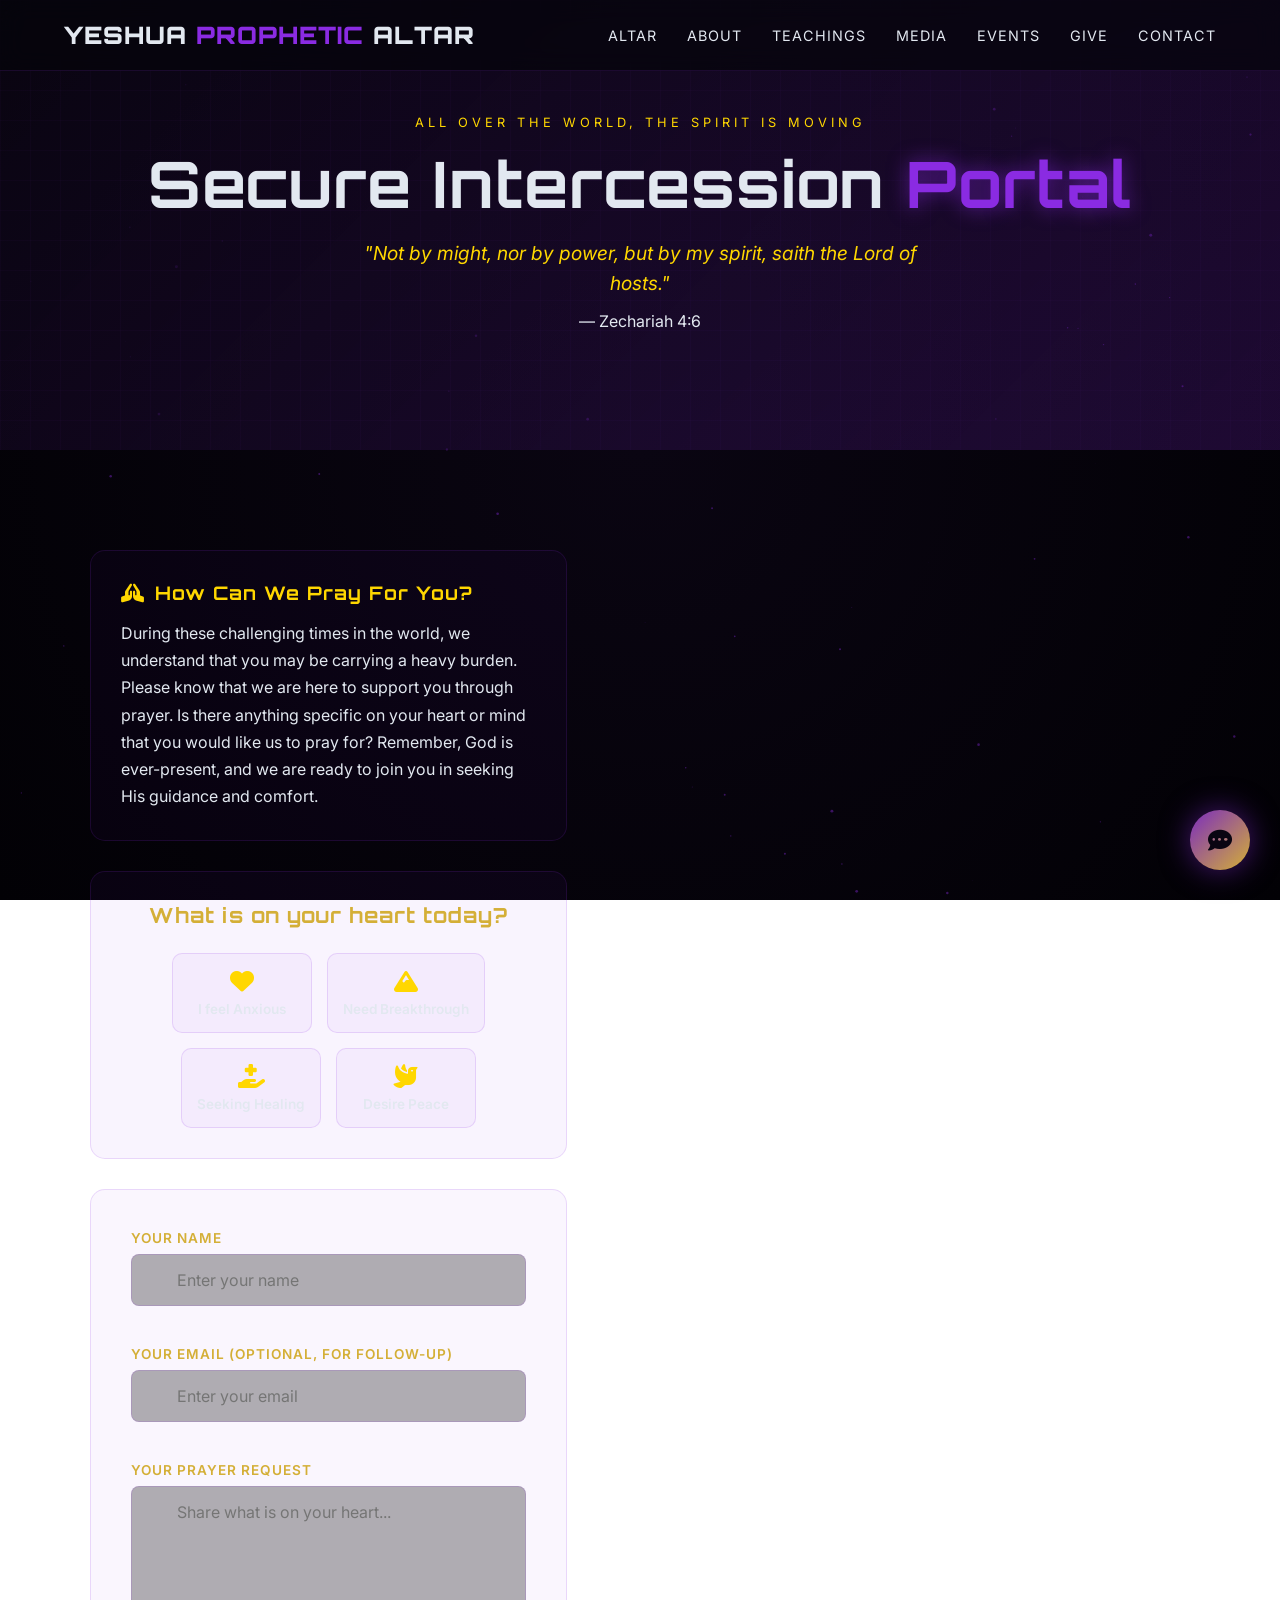
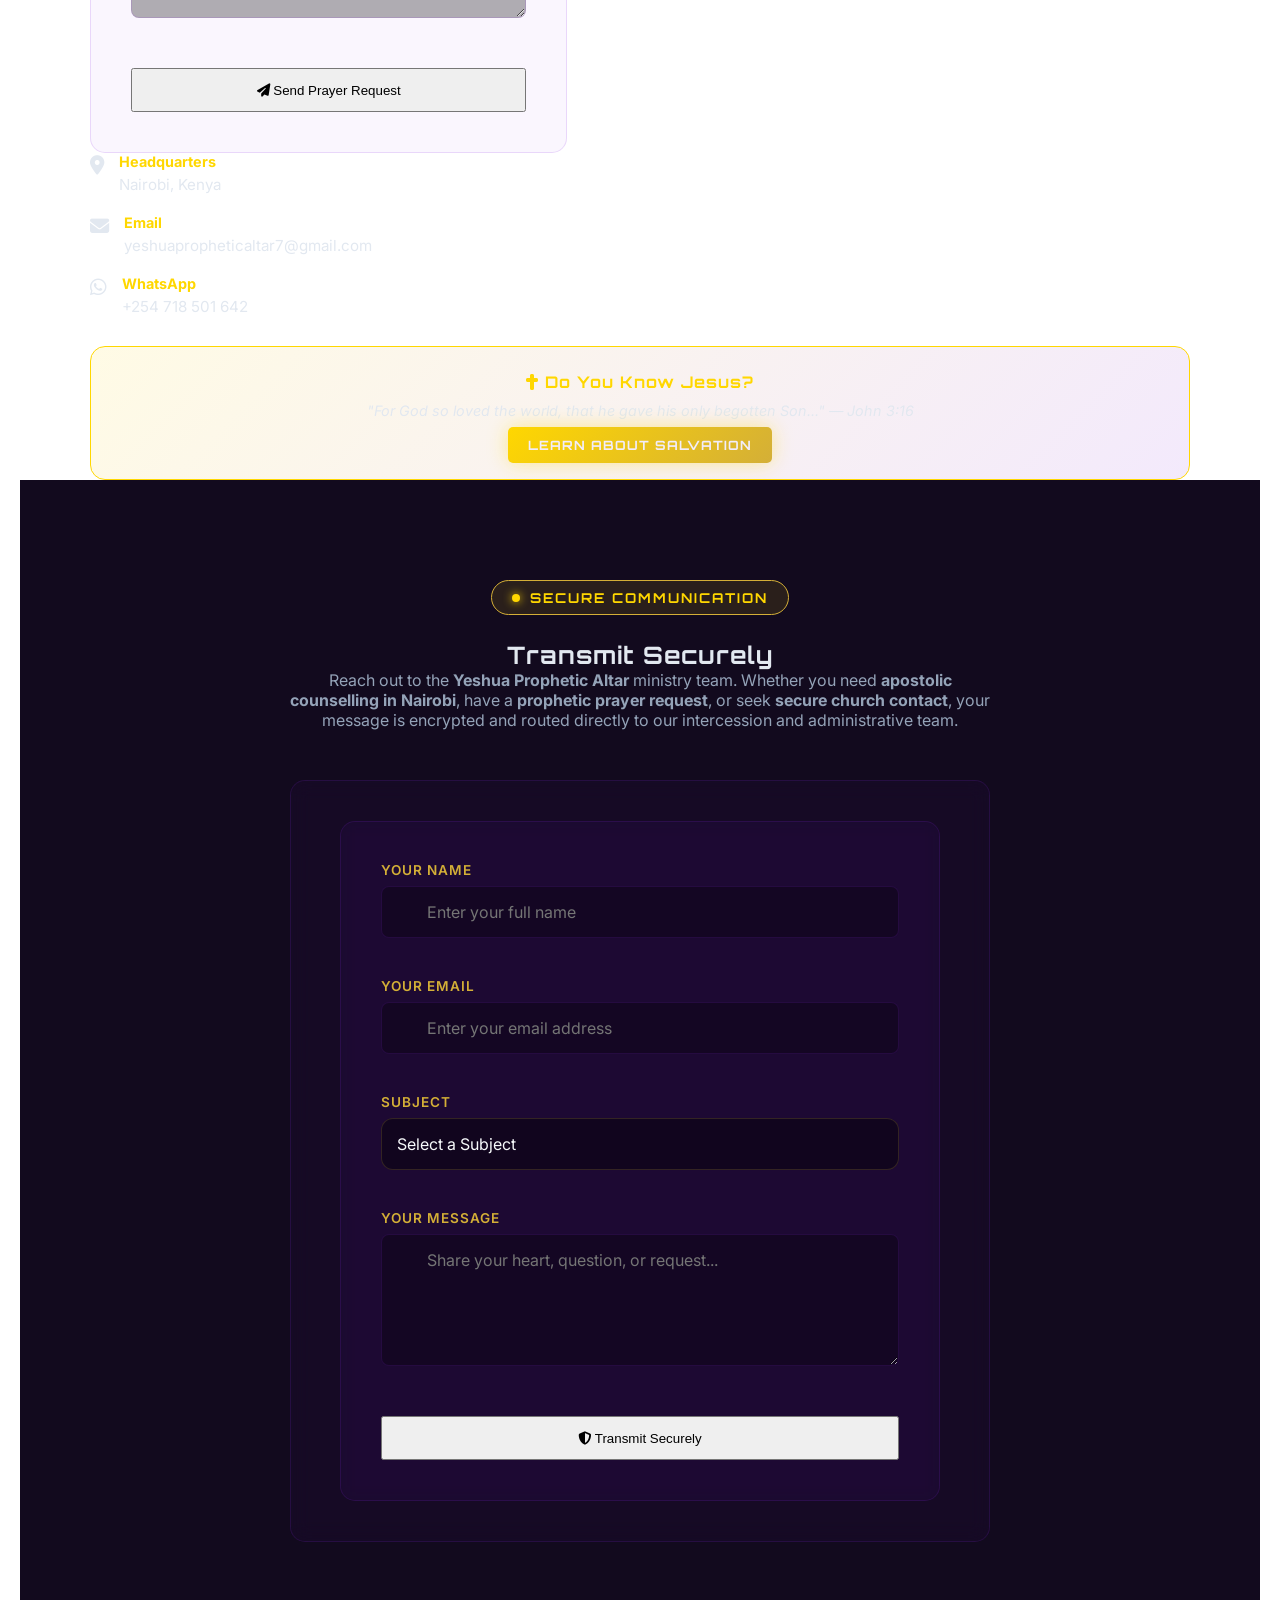
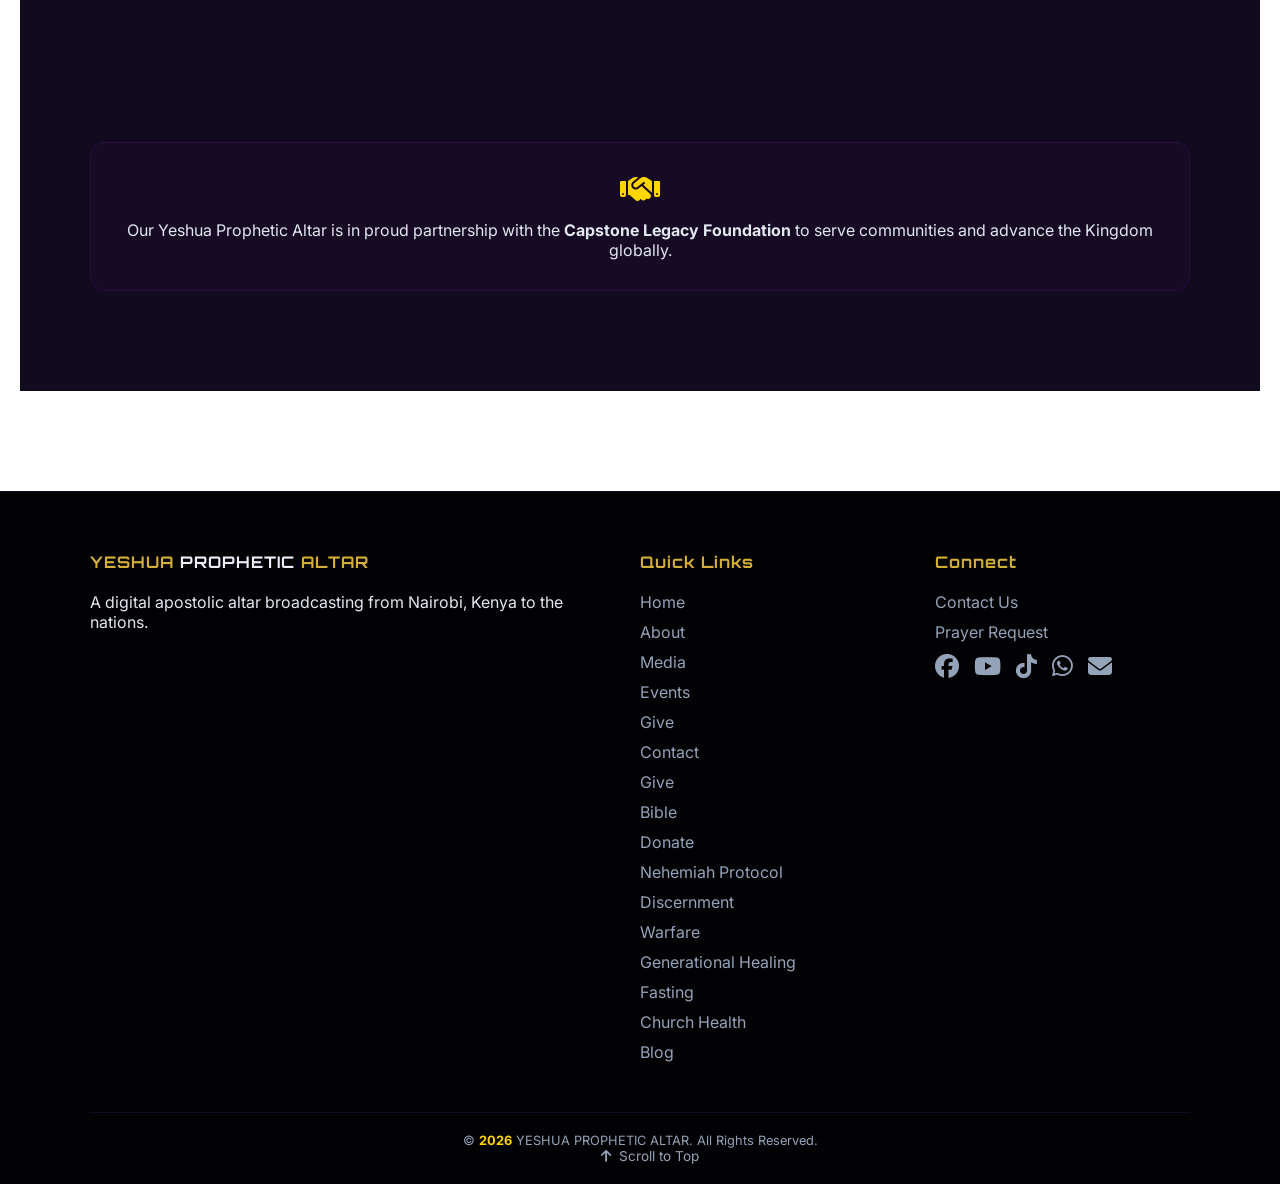
<file: contact.html>
<!DOCTYPE html>
<html lang="en">

<head>
    <meta charset="UTF-8">
    <meta name="viewport" content="width=device-width, initial-scale=1.0">
    <meta name="description"
        content="Submit your prayer request or contact the Yeshua Prophetic Altar team securely. God is ever-present, and we are ready to join you in seeking His guidance.">
    <meta name="keywords"
        content="Prayer Request, Yeshua Prophetic Altar, Contact Apostle Joshua, Prophetess Lillian, Nairobi Kenya Ministry">
    <title>Contact & Prayer | Yeshua Prophetic Altar</title>

    <link rel="stylesheet" href="style.css">
    <link
        href="https://fonts.googleapis.com/css2?family=Orbitron:wght@400;700;900&family=Inter:wght@300;400;600&display=swap"
        rel="stylesheet">
    <link rel="stylesheet" href="https://cdnjs.cloudflare.com/ajax/libs/font-awesome/6.4.0/css/all.min.css">

    <!-- AOS Animation Library for World-Class Scroll Effects -->
    <link href="https://unpkg.com/aos@2.3.1/dist/aos.css" rel="stylesheet">
</head>

<body>
    <canvas id="bg-canvas" aria-hidden="true"></canvas>
    <div id="site-header"></div>

    <main id="main-content">

        <!-- ========================================== -->
        <!-- CONTACT HERO SECTION -->
        <!-- ========================================== -->
        <section class="contact-hero">
            <div class="hero-overlay"></div>
            <div class="container">
                <div class="hero-content" data-aos="fade-up">
                    <p class="sub-text">ALL OVER THE WORLD, THE SPIRIT IS MOVING</p>
                    <h1 class="main-title">Secure Intercession <span class="glow">Portal</span></h1>
                    <blockquote class="hero-scripture">
                        "Not by might, nor by power, but by my spirit, saith the Lord of hosts."
                        <cite>— Zechariah 4:6</cite>
                    </blockquote>
                </div>
            </div>
        </section>

        <!-- ========================================== -->
        <!-- MAIN CONTACT GRID -->
        <!-- ========================================== -->
        <section class="section">
            <div class="container">
                <div class="contact-grid">

                    <!-- LEFT COLUMN: Context, AI Guide, and Info -->
                    <div class="contact-info" data-aos="fade-right">
                        <div class="info-card">
                            <h3><i class="fas fa-praying-hands"></i> How Can We Pray For You?</h3>
                            <p class="info-text">
                                During these challenging times in the world, we understand that you may be carrying a
                                heavy burden. Please know that we are here to support you through prayer. Is there
                                anything specific on your heart or mind that you would like us to pray for? Remember,
                                God is ever-present, and we are ready to join you in seeking His guidance and comfort.
                            </p>
                        </div>

                        <!-- AI Quick Actions (WITH ICONS PRESERVED) -->
                        <div class="ai-quick-actions" style="text-align: center; margin-bottom: 30px;">
                            <h3 style="color: var(--premium-gold); font-family: var(--font-majestic); font-size: 1.3rem; margin-bottom: 25px;">
                                What is on your heart today?</h3>
                            <div class="quick-action-buttons" style="display: flex; gap: 15px; justify-content: center; flex-wrap: wrap;">
                                <button type="button" class="quick-btn mood-btn" data-prayer="anxious" data-mood="anxious">
                                    <i class="fas fa-heart"></i>
                                    <span>I feel Anxious</span>
                                </button>
                                <button type="button" class="quick-btn mood-btn" data-prayer="breakthrough" data-mood="breakthrough">
                                    <i class="fas fa-mountain"></i>
                                    <span>Need Breakthrough</span>
                                </button>
                                <button type="button" class="quick-btn mood-btn" data-prayer="healing" data-mood="healing">
                                    <i class="fas fa-hand-holding-medical"></i>
                                    <span>Seeking Healing</span>
                                </button>
                                <button type="button" class="quick-btn mood-btn" data-prayer="peace" data-mood="peace">
                                    <i class="fas fa-dove"></i>
                                    <span>Desire Peace</span>
                                </button>
                            </div>
                        </div>
                        
                        <!-- Dynamic Scripture Injection Area -->
                        <div id="ai-scripture-response"
                            style="display: none; text-align: center; margin-bottom: 25px; padding: 20px; background: rgba(212, 175, 55, 0.08); border-radius: 12px; border: 1px solid var(--glass-border);">
                            <p id="injected-scripture" style="font-style: italic; color: var(--premium-gold); font-size: 1.05rem; margin: 0;">
                            </p>
                        </div>
                        
                        <!-- Netlify-Ready Prayer Form -->
                        <form id="prayerForm" name="prayer-request" method="POST" data-netlify="true" netlify-honeypot="bot-field"
                            class="glass-form">
                            <input type="hidden" name="form-name" value="prayer-request">
                        
                            <p class="hidden">
                                <label>Don't fill this out if you're human: <input name="bot-field" /></label>
                            </p>
                        
                            <div class="form-group">
                                <label for="prayerName">Your Name</label>
                                <input type="text" id="prayerName" name="name" required placeholder="Enter your name">
                            </div>
                        
                            <div class="form-group">
                                <label for="prayerEmail">Your Email (Optional, for follow-up)</label>
                                <input type="email" id="prayerEmail" name="email" placeholder="Enter your email">
                            </div>
                        
                            <div class="form-group">
                                <label for="prayerMessage">Your Prayer Request</label>
                                <textarea id="prayerMessage" name="message" rows="5" required
                                    placeholder="Share what is on your heart..."></textarea>
                            </div>
                        
                            <button type="submit" id="submitBtn" class="btn-primary" style="width: 100%; margin-top: 10px;">
                                <i class="fas fa-paper-plane"></i> Send Prayer Request
                            </button>
                        </form>
                        
                        <!-- Success Message (Outside form for clean state management) -->
                        <div id="formSuccess" class="hidden" style="text-align: center; padding: 40px 20px;">
                            <i class="fas fa-check-circle" style="font-size: 3rem; color: var(--premium-gold); margin-bottom: 20px;"></i>
                            <h3 style="color: var(--premium-gold); margin-bottom: 15px;">Transmission Received</h3>
                            <p style="color: var(--text-secondary); line-height: 1.7; margin-bottom: 25px;">
                                Your request has been securely transmitted to the Altar. Our intercession team is standing in the
                                gap for you right now.
                                <br><em>"The effective, fervent prayer of a righteous man avails much." — James 5:16</em>
                            </p>
                            <button id="download-cert-btn" class="btn-outline">
                                <i class="fas fa-file-pdf"></i> Download Prayer Certificate
                            </button>
                        </div>
                        
                        </div>
                        </div>

                        <!-- Contact Details -->
                        <div class="contact-details">
                            <div class="detail-item">
                                <i class="fas fa-location-dot"></i>
                                <div>
                                    <h5>Headquarters</h5>
                                    <p>Nairobi, Kenya</p>
                                </div>
                            </div>
                            <div class="detail-item">
                                <i class="fas fa-envelope"></i>
                                <div>
                                    <h5>Email</h5>
                                    <p>yeshuapropheticaltar7@gmail.com</p>
                                </div>
                            </div>
                            <div class="detail-item">
                                <i class="fab fa-whatsapp"></i>
                                <div>
                                    <h5>WhatsApp</h5>
                                    <p>+254 718 501 642</p> <!-- Replace with actual number -->
                                </div>
                            </div>
                        </div>

                        <!-- MISSING CONTENT: Know Jesus CTA -->
                        <div class="know-jesus-mini">
                            <h4><i class="fas fa-cross"></i> Do You Know Jesus?</h4>
                            <p>"For God so loved the world, that he gave his only begotten Son..." — John 3:16</p>
                            <a href="#know-jesus-section" class="btn-salvation"
                                style="font-size: 0.8rem; padding: 10px 20px;">Learn About Salvation</a>
                        </div>
                    </div>

                    <!-- ==========================================
                         SECTION: SECURE MINISTRY CONTACT & INTERCESSION
                         ========================================== -->
                    <section id="contact-form-section" class="section dark-alt">
                        <div class="container">
                            <div class="text-center" style="margin-bottom: 50px;">
                                <span class="epicenter-badge"><span class="pulse-dot"></span> SECURE COMMUNICATION</span>
                                <h2>Transmit Securely</h2>
                                <p class="section-desc" style="max-width: 700px; margin: 0 auto;">
                                    Reach out to the <strong>Yeshua Prophetic Altar</strong> ministry team. Whether you need
                                    <strong>apostolic counselling in Nairobi</strong>, have a <strong>prophetic prayer request</strong>, or
                                    seek <strong>secure church contact</strong>, your message is encrypted and routed directly to our
                                    intercession and administrative team.
                                </p>
                            </div>
                    
                            <div class="glass-card" style="max-width: 700px; margin: 0 auto; padding: 40px;">
                    
                                <!-- NETLIFY NATIVE FORM ARCHITECTURE -->
                                <form name="contact" method="POST" data-netlify="true" netlify-honeypot="bot-field" class="glass-form"
                                    id="contactForm">
                    
                                    <!-- CRITICAL: Hidden field for Netlify Build Parser -->
                                    <input type="hidden" name="form-name" value="contact">
                    
                                    <!-- SPAM DEFENSE: Honeypot (Hidden from humans, catches bots) -->
                                    <p class="hidden" style="display: none;">
                                        <label>Do not fill this out if you are human: <input name="bot-field"></label>
                                    </p>
                    
                                    <div class="form-group">
                                        <label for="contactName">Your Name</label>
                                        <input type="text" id="contactName" name="name" required placeholder="Enter your full name">
                                    </div>
                    
                                    <div class="form-group">
                                        <label for="contactEmail">Your Email</label>
                                        <input type="email" id="contactEmail" name="email" required placeholder="Enter your email address">
                                    </div>
                    
                                    <div class="form-group">
                                        <label for="contactSubject">Subject</label>
                                        <select id="contactSubject" name="subject" required
                                            style="background: rgba(0,0,0,0.4); border: 1px solid var(--glass-border); padding: 15px; border-radius: 12px; color: var(--text-primary); outline: none;">
                                            <option value="" disabled selected>Select a Subject</option>
                                            <option value="Prayer Request">🙏 Prayer Request</option>
                                            <option value="Pastoral Counselling">🕊️ Pastoral Counselling</option>
                                            <option value="Event Registration">📅 Event Registration</option>
                                            <option value="Giving Enquiry">💰 Giving Enquiry</option>
                                            <option value="Other">💬 Other</option>
                                        </select>
                                    </div>
                    
                                    <div class="form-group">
                                        <label for="contactMessage">Your Message</label>
                                        <textarea id="contactMessage" name="message" rows="5" required
                                            placeholder="Share your heart, question, or request..."></textarea>
                                    </div>
                    
                                    <button type="submit" id="submitBtn" class="btn-primary" style="width: 100%; margin-top: 10px;">
                                        <i class="fas fa-shield-alt"></i> Transmit Securely
                                    </button>
                                </form>
                    
                                <!-- SUCCESS STATE (Hidden by default) -->
                                <div id="formSuccess" class="hidden" style="text-align: center; padding: 40px 20px;">
                                    <i class="fas fa-check-circle"
                                        style="font-size: 3.5rem; color: var(--premium-gold); margin-bottom: 20px;"></i>
                                    <h3 style="color: var(--premium-gold); margin-bottom: 15px; font-family: var(--font-majestic);">
                                        Transmission Received</h3>
                                    <p style="color: var(--text-secondary); line-height: 1.7; font-size: 1.05rem;">
                                        The Altar is praying for you. Your request has been securely logged and routed to our ministry team.
                                        We will respond to your email shortly.
                                    </p>
                                    <a href="index.html" class="btn-outline" style="margin-top: 25px; display: inline-block;">
                                        <i class="fas fa-home"></i> Return to Homepage
                                    </a>
                                </div>
                    
                            </div>
                        </div>
                    </section>
        <!-- ========================================== -->
        <!-- PARTNERSHIP BANNER -->
        <!-- ========================================== -->
        <section class="section dark-alt">
            <div class="container">
                <div class="partnership-banner" data-aos="fade-up">
                    <div class="partner-text">
                        <i class="fas fa-handshake"></i>
                        <p>Our Yeshua Prophetic Altar is in proud partnership with the <strong>Capstone Legacy
                                Foundation</strong> to serve communities and advance the Kingdom globally.</p>
                    </div>
                </div>
            </div>
        </section>

    </main>

    <div id="site-footer"></div>
    <div id="ai-container"></div>

    <!-- AOS Animation Library -->
    <script src="https://unpkg.com/aos@2.3.1/dist/aos.js"></script>
    <script src="components.js"></script>
    <script src="script.js"></script>

    <script>
        // Initialize AOS animations
        AOS.init({
            duration: 800,
            once: true,
            offset: 50
        });

        // AI Quick Action Auto-Fill Logic
        document.querySelectorAll('.quick-btn').forEach(btn => {
            btn.addEventListener('click', function () {
                const prayerType = this.dataset.prayer;
                const messageField = document.getElementById('message');
                const subjectField = document.getElementById('subject');

                const messages = {
                    'anxiety': 'I am feeling anxious and overwhelmed. Please pray for God\'s peace to guard my heart and mind.',
                    'breakthrough': 'I am facing a mountain in my life and need a breakthrough. Please stand with me in prayer for divine intervention.',
                    'healing': 'I am seeking physical, emotional, or spiritual healing. Please pray for the Great Physician to touch my body and restore me.',
                    'peace': 'I desire peace in my current situation. Please intercede for me and my family.'
                };

                if (messageField && subjectField) {
                    subjectField.value = 'prayer';
                    messageField.value = messages[prayerType];

                    // Visual feedback
                    messageField.style.borderColor = 'var(--gold)';
                    messageField.style.boxShadow = '0 0 15px rgba(255, 215, 0, 0.3)';
                    setTimeout(() => {
                        messageField.style.borderColor = '';
                        messageField.style.boxShadow = '';
                    }, 1500);

                    // Scroll to form on mobile
                    messageField.scrollIntoView({ behavior: 'smooth', block: 'center' });
                    messageField.focus();
                }
            });
        });
    </script>

    <!-- PAGE-SPECIFIC STYLES (Ensures perfect rendering without modifying global style.css) -->
    <style>
        .contact-hero {
            position: relative;
            height: 50vh;
            min-height: 400px;
            display: flex;
            align-items: center;
            justify-content: center;
            background: linear-gradient(135deg, rgba(10, 5, 18, 0.9), rgba(138, 43, 226, 0.2));
            overflow: hidden;
            text-align: center;
            padding: 0 20px;
        }

        .hero-overlay {
            position: absolute;
            top: 0;
            left: 0;
            right: 0;
            bottom: 0;
            background: url('data:image/svg+xml,<svg xmlns="http://www.w3.org/2000/svg" viewBox="0 0 1200 600"><defs><pattern id="grid" width="40" height="40" patternUnits="userSpaceOnUse"><path d="M 40 0 L 0 0 0 40" fill="none" stroke="rgba(138,43,226,0.15)" stroke-width="1"/></pattern></defs><rect width="100%" height="100%" fill="url(%23grid)"/></svg>');
            opacity: 0.5;
        }

        .contact-hero .hero-content {
            position: relative;
            z-index: 2;
        }

        .main-title {
            font-size: clamp(2.5rem, 6vw, 4rem);
            margin-bottom: 20px;
        }

        .hero-scripture {
            font-size: 1.2rem;
            font-style: italic;
            color: var(--gold);
            max-width: 600px;
            margin: 0 auto;
            line-height: 1.6;
        }

        .hero-scripture cite {
            display: block;
            margin-top: 10px;
            font-size: 1rem;
            color: var(--text);
            font-style: normal;
        }

        .contact-grid {
            display: grid;
            grid-template-columns: 1fr 1.2fr;
            gap: 50px;
            align-items: start;
        }

        .info-card {
            background: var(--glass);
            padding: 30px;
            border-radius: 15px;
            border: 1px solid var(--border);
            margin-bottom: 30px;
        }

        .info-card h3 {
            color: var(--gold);
            margin-bottom: 15px;
            display: flex;
            align-items: center;
            gap: 10px;
        }

        .info-text {
            line-height: 1.7;
            color: var(--text);
        }

        .ai-quick-actions {
            background: rgba(138, 43, 226, 0.05);
            padding: 30px;
            border-radius: 15px;
            border: 1px solid var(--border);
            margin-bottom: 30px;
        }

        .ai-quick-actions h4 {
            color: var(--cyan);
            margin-bottom: 10px;
            display: flex;
            align-items: center;
            gap: 10px;
        }

        .ai-prompt {
            font-size: 0.9rem;
            color: #94a3b8;
            margin-bottom: 20px;
        }

        .quick-action-buttons {
            display: grid;
            grid-template-columns: 1fr 1fr;
            gap: 15px;
        }

        .quick-btn {
            background: var(--glass);
            border: 1px solid var(--border);
            padding: 15px;
            border-radius: 10px;
            cursor: pointer;
            transition: 0.3s;
            display: flex;
            flex-direction: column;
            align-items: center;
            gap: 8px;
            color: var(--text);
            text-align: center;
        }

        .quick-btn:hover {
            border-color: var(--gold);
            background: rgba(255, 215, 0, 0.05);
            transform: translateY(-3px);
        }

        .quick-btn i {
            font-size: 1.5rem;
            color: var(--gold);
        }

        .quick-btn span {
            font-size: 0.85rem;
            font-weight: 600;
        }

        .contact-details {
            margin-bottom: 30px;
        }

        .detail-item {
            display: flex;
            gap: 15px;
            margin-bottom: 20px;
            align-items: flex-start;
        }

        .detail-item i {
            font-size: 1.2rem;
            color: var(--cyan);
            margin-top: 3px;
        }

        .detail-item h5 {
            color: var(--gold);
            margin-bottom: 5px;
            font-size: 0.9rem;
        }

        .detail-item p {
            color: var(--text);
            font-size: 0.95rem;
        }

        .know-jesus-mini {
            background: linear-gradient(135deg, rgba(255, 215, 0, 0.1), rgba(138, 43, 226, 0.1));
            padding: 25px;
            border-radius: 15px;
            border: 1px solid var(--gold);
            text-align: center;
        }

        .know-jesus-mini h4 {
            color: var(--gold);
            margin-bottom: 10px;
        }

        .know-jesus-mini p {
            font-size: 0.9rem;
            font-style: italic;
            margin-bottom: 15px;
        }

        .glass-form-container {
            background: var(--glass);
            padding: 40px;
            border-radius: 20px;
            border: 1px solid var(--border);
            backdrop-filter: blur(10px);
        }

        .glass-form-container h3 {
            color: var(--cyan);
            margin-bottom: 10px;
            display: flex;
            align-items: center;
            gap: 10px;
        }

        .form-desc {
            color: #94a3b8;
            font-size: 0.9rem;
            margin-bottom: 30px;
        }

        .form-group {
            position: relative;
            margin-bottom: 20px;
        }

        .input-icon {
            position: absolute;
            left: 15px;
            top: 50%;
            transform: translateY(-50%);
            color: #94a3b8;
            transition: 0.3s;
            pointer-events: none;
        }

        .textarea-icon {
            top: 20px;
            transform: none;
        }

        .glass-form input,
        .glass-form select,
        .glass-form textarea {
            width: 100%;
            background: rgba(0, 0, 0, 0.3);
            border: 1px solid var(--border);
            padding: 15px 15px 15px 45px;
            border-radius: 8px;
            color: white;
            font-family: 'Inter', sans-serif;
            outline: none;
            transition: 0.3s;
        }

        .glass-form textarea {
            padding-top: 15px;
            resize: vertical;
        }

        .glass-form input:focus,
        .glass-form select:focus,
        .glass-form textarea:focus {
            border-color: var(--cyan);
            box-shadow: 0 0 10px rgba(138, 43, 226, 0.2);
        }

        .glass-form input:focus~.input-icon,
        .glass-form textarea:focus~.input-icon {
            color: var(--cyan);
        }

        .submit-btn {
            width: 100%;
            display: flex;
            align-items: center;
            justify-content: center;
            gap: 10px;
            margin-top: 10px;
        }

        .success-msg {
            text-align: center;
            padding: 30px;
            background: rgba(0, 255, 100, 0.05);
            border: 1px solid #0f0;
            border-radius: 10px;
            margin-top: 20px;
        }

        .success-icon {
            font-size: 3rem;
            color: #0f0;
            margin-bottom: 15px;
        }

        .success-msg h4 {
            color: #0f0;
            margin-bottom: 10px;
        }

        .success-msg p {
            color: var(--text);
            font-size: 0.95rem;
        }

        .partnership-banner {
            background: var(--glass);
            padding: 30px;
            border-radius: 15px;
            border: 1px solid var(--border);
            text-align: center;
        }

        .partner-text {
            display: flex;
            align-items: center;
            justify-content: center;
            gap: 15px;
            flex-wrap: wrap;
        }

        .partner-text i {
            font-size: 2rem;
            color: var(--gold);
        }

        .partner-text p {
            color: var(--text);
            font-size: 1rem;
        }

        .partner-text strong {
            color: var(--cyan);
        }

        @media (max-width: 900px) {
            .contact-grid {
                grid-template-columns: 1fr;
            }

            .quick-action-buttons {
                grid-template-columns: 1fr;
            }
        }
    </style>
</body>

</html>
</file>
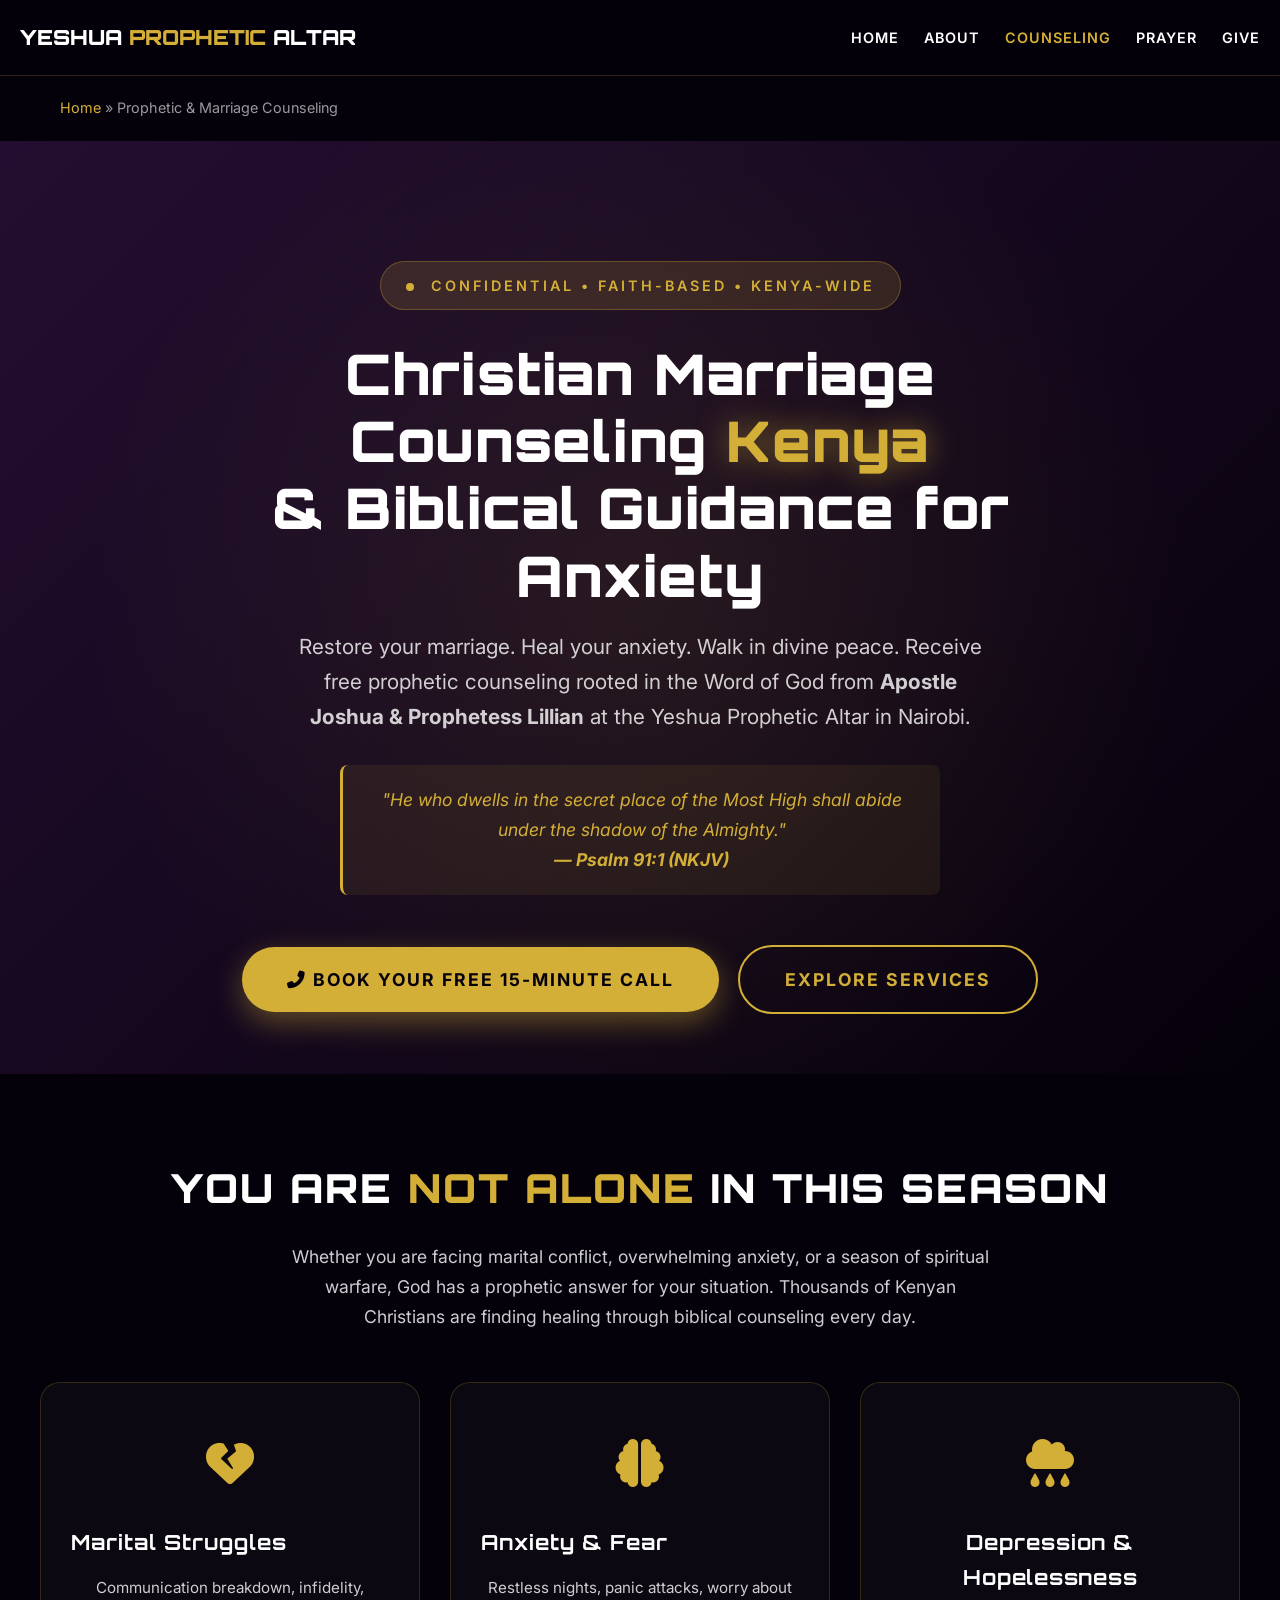
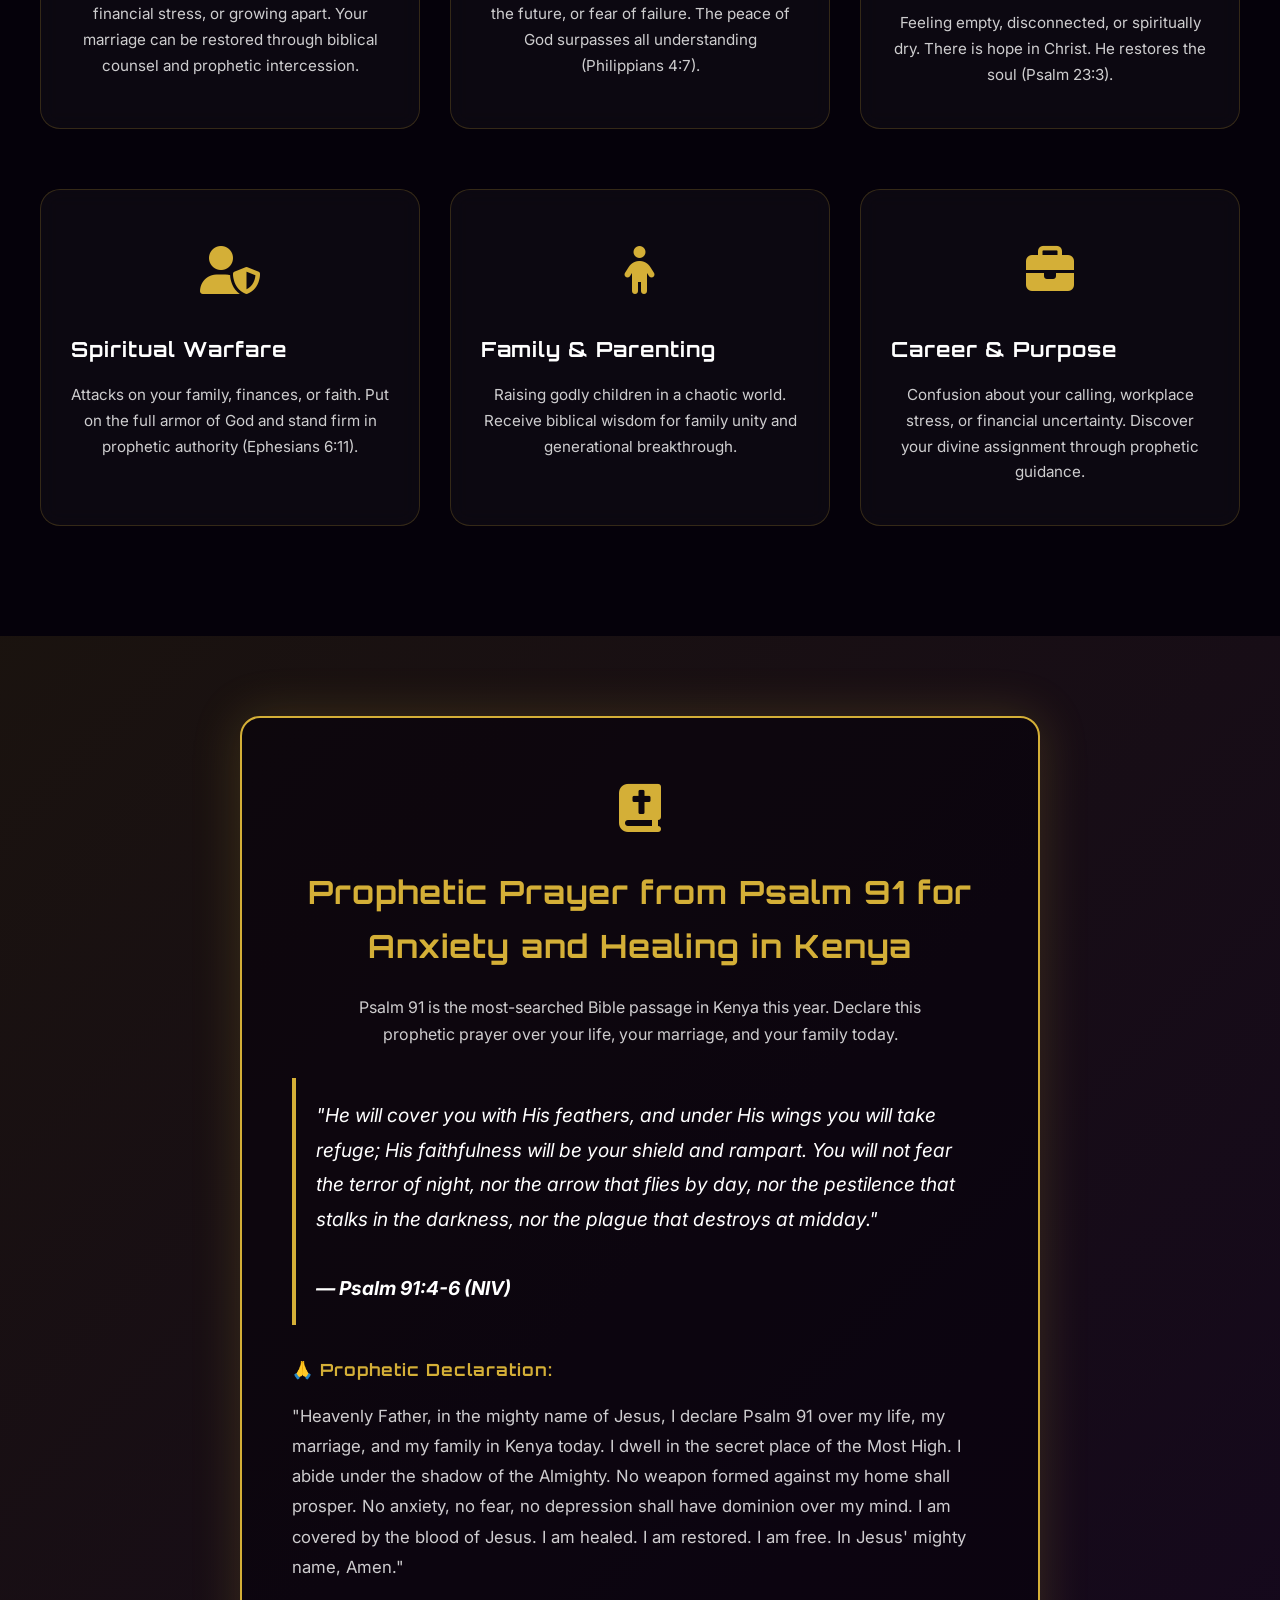
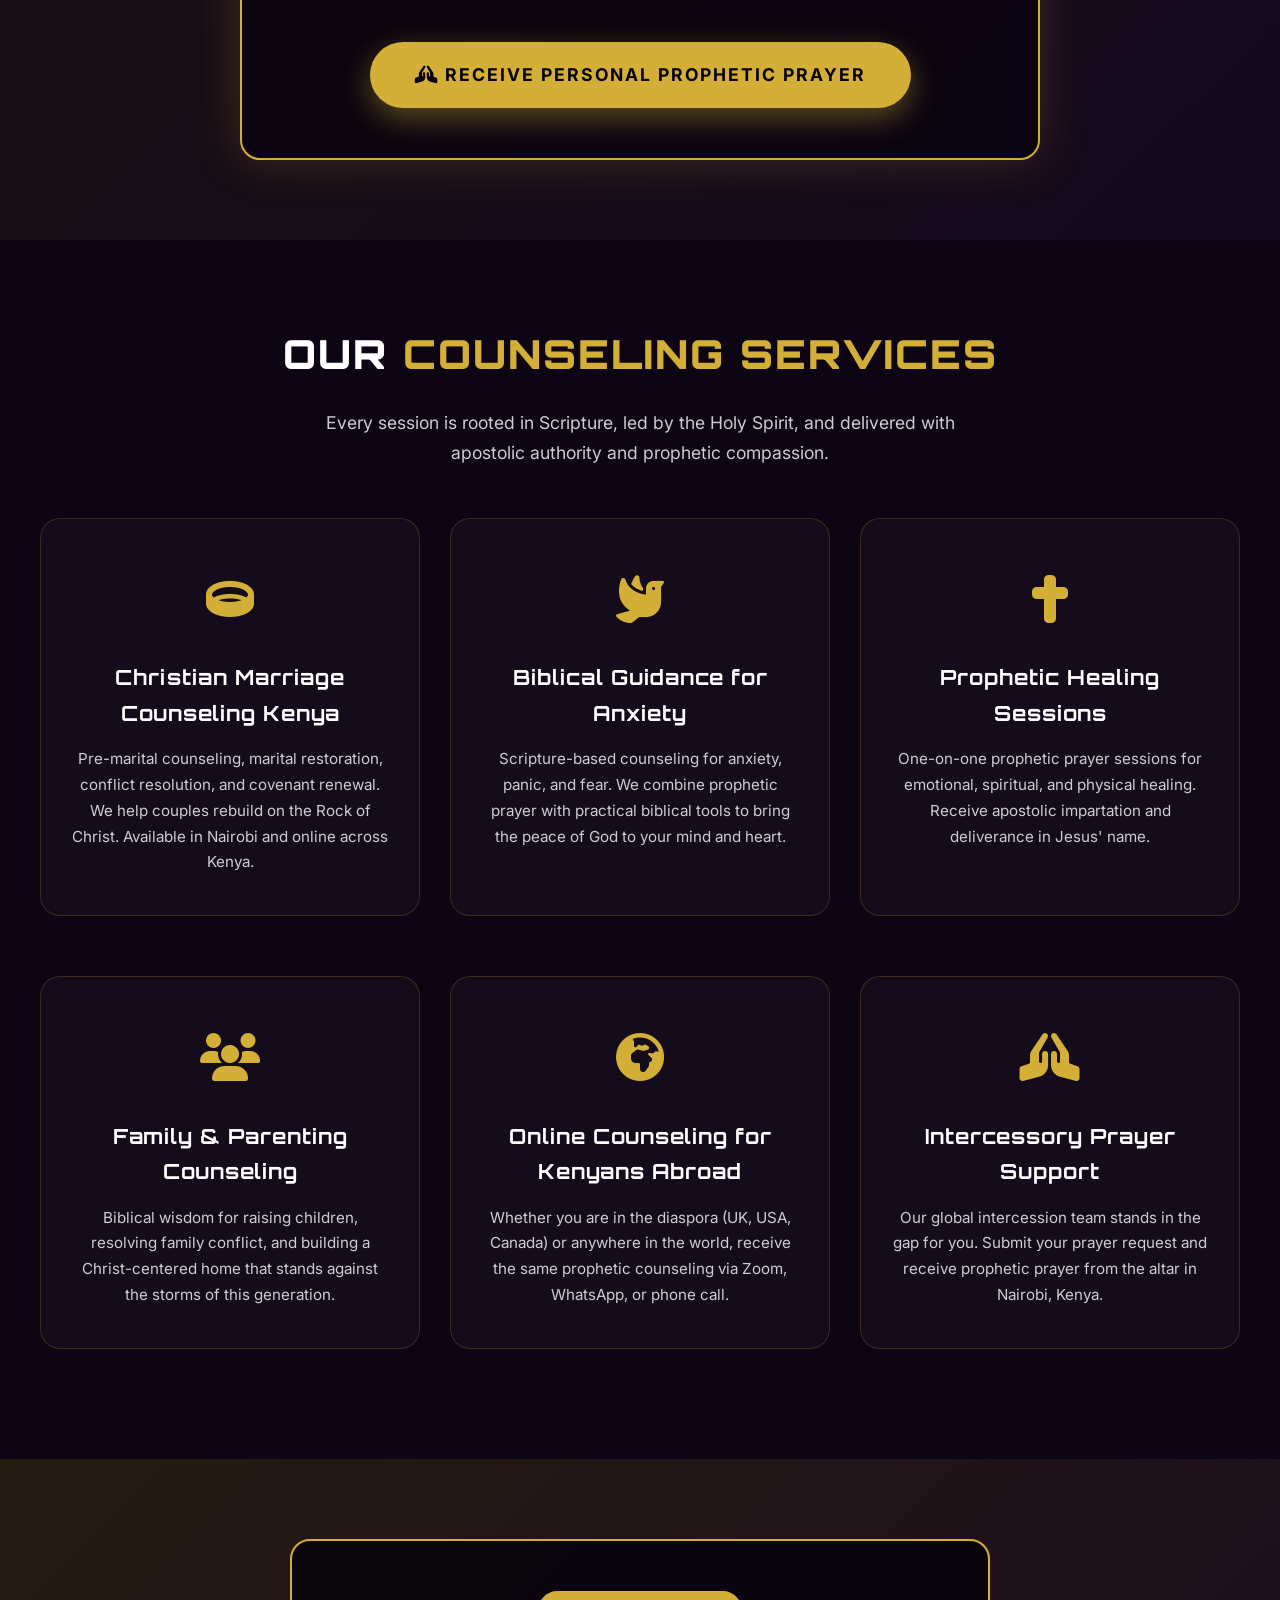
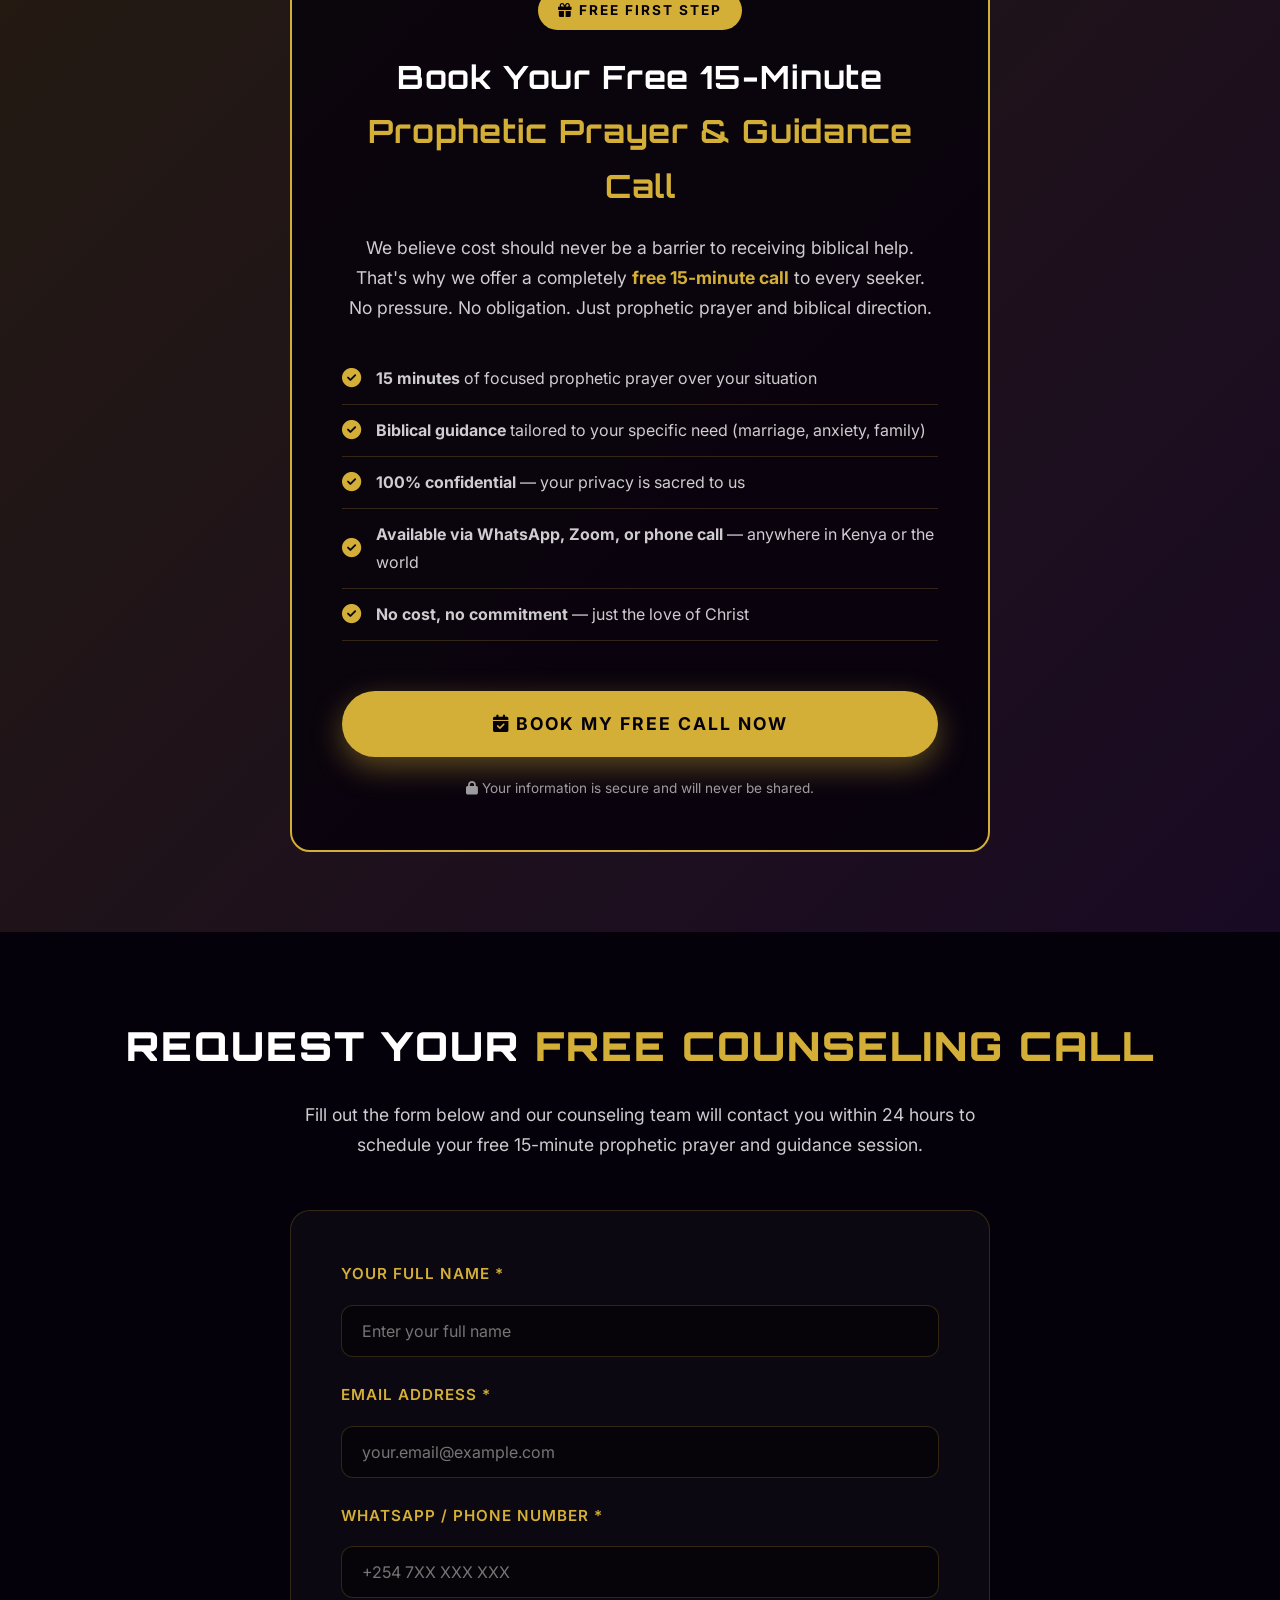
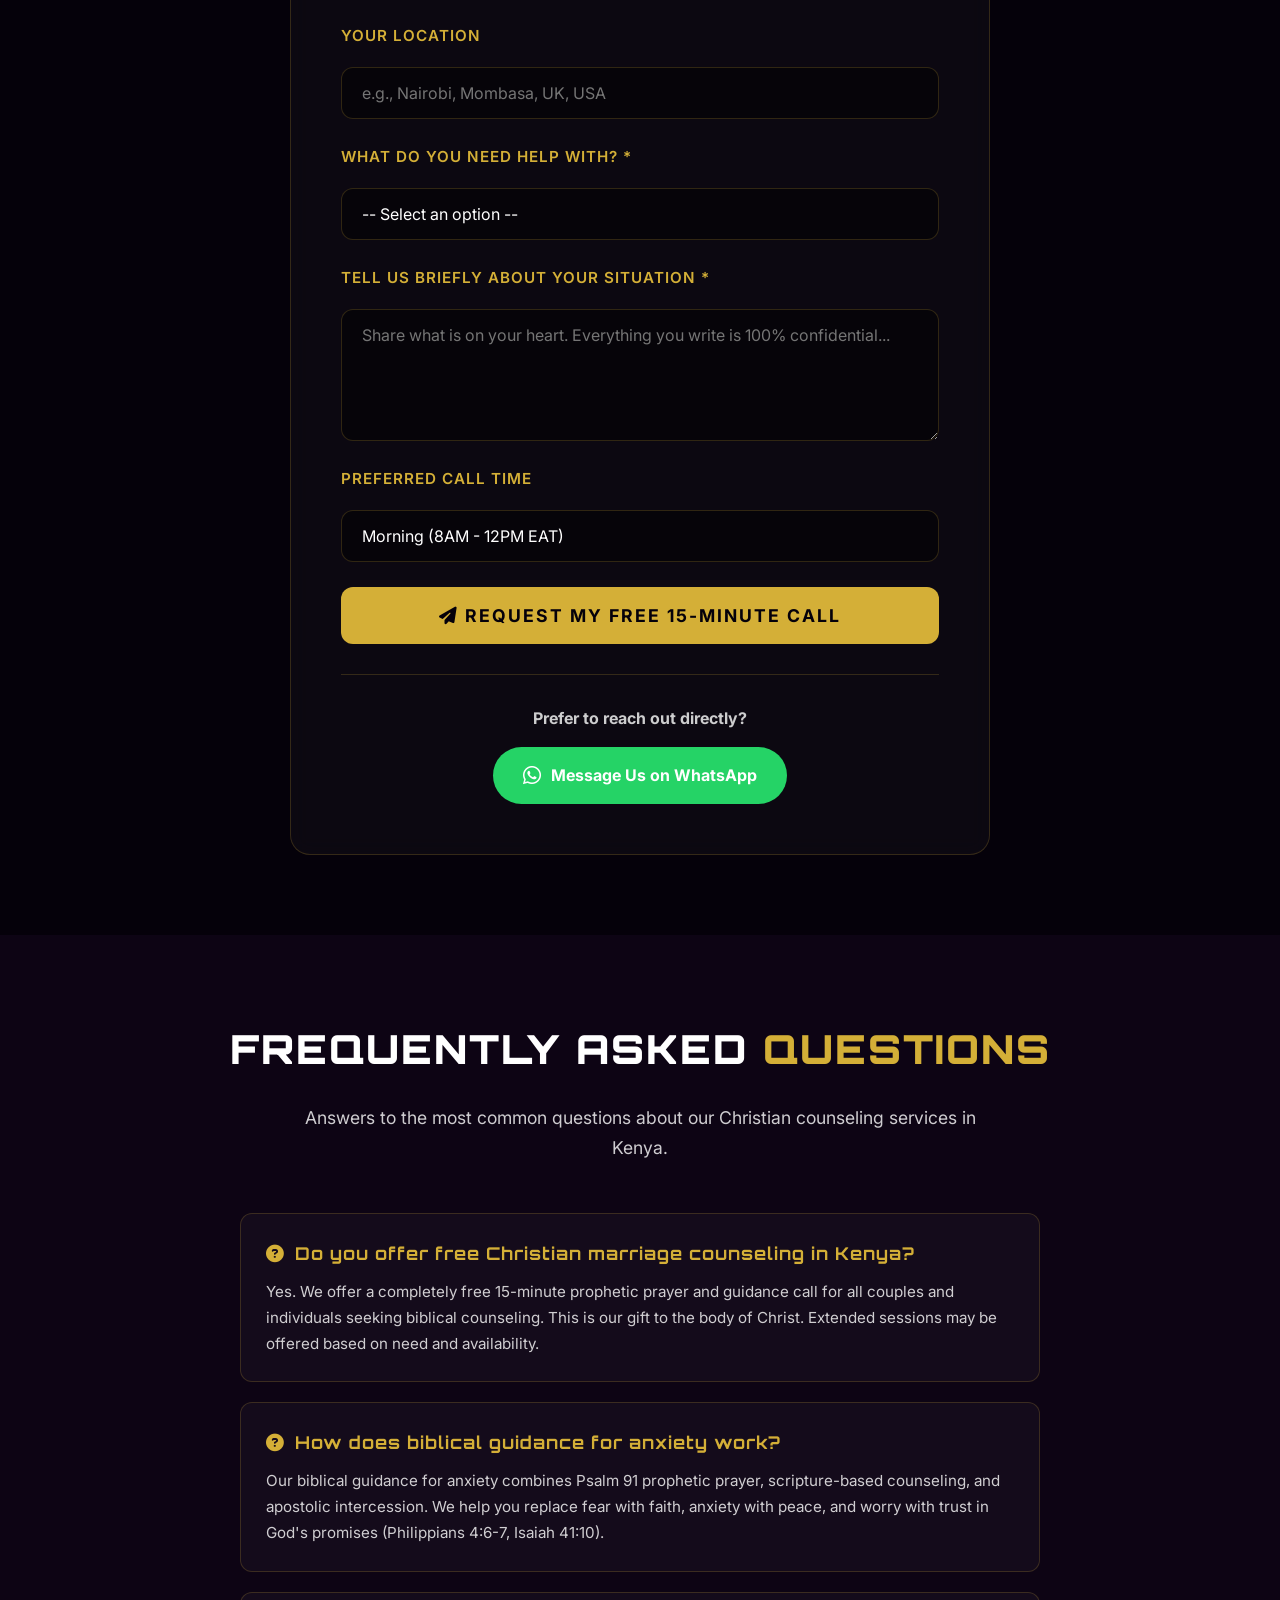
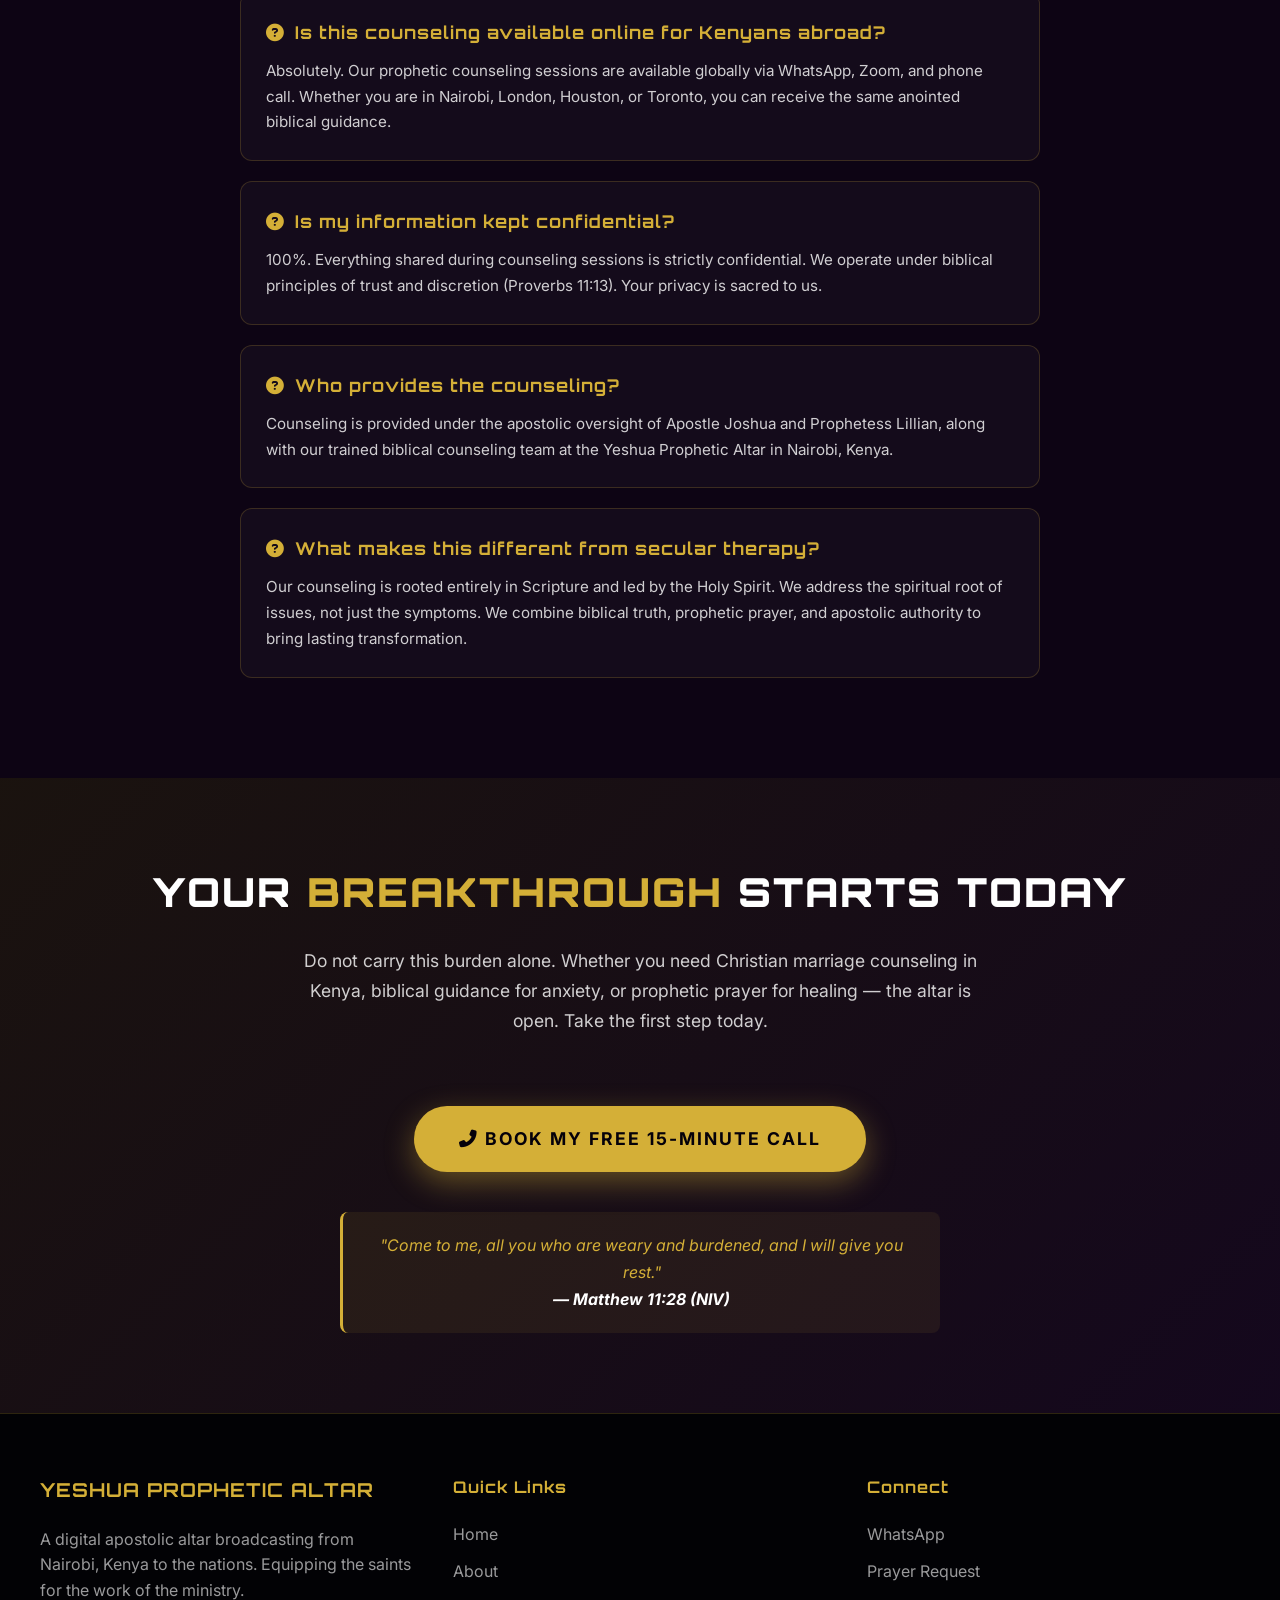
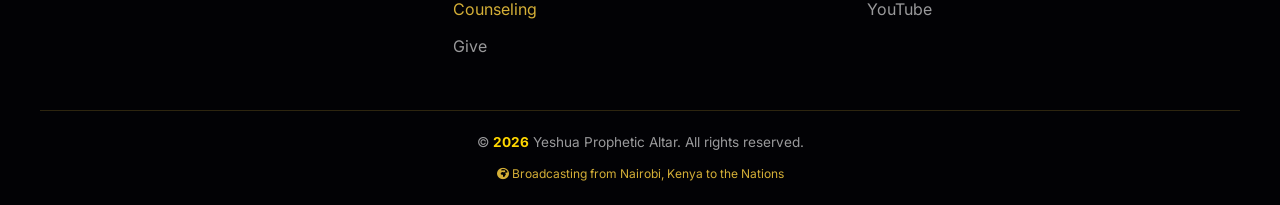
<file: counseling.html>
<!DOCTYPE html>
<html lang="en">

<head>
    <meta charset="UTF-8">
    <meta name="viewport" content="width=device-width, initial-scale=1.0">
    <meta http-equiv="X-UA-Compatible" content="IE=edge">

    <!-- ========================================== -->
    <!-- SEO META TAGS (OPTIMIZED FOR KENYAN SEARCH) -->
    <!-- ========================================== -->
    <title>Christian Marriage Counseling Kenya | Biblical Guidance for Anxiety | Yeshua Prophetic Altar</title>
    <meta name="title"
        content="Christian Marriage Counseling Kenya | Biblical Guidance for Anxiety | Yeshua Prophetic Altar">
    <meta name="description"
        content="Free prophetic and Christian marriage counseling in Kenya. Get biblical guidance for anxiety, healing, and marital restoration. Book your free 15-minute prophetic prayer call with Apostle Joshua & Prophetess Lillian today.">
    <meta name="keywords"
        content="Christian marriage counseling Kenya, biblical guidance for anxiety, prophetic counseling Nairobi, Psalm 91 prayer for anxiety, Christian therapist Kenya, marriage restoration Kenya, biblical counseling Africa, free Christian counseling Nairobi, Yeshua Prophetic Altar counseling">
    <meta name="author" content="Yeshua Prophetic Altar">
    <meta name="robots" content="index, follow">
    <meta name="theme-color" content="#0A0512">

    <!-- Open Graph / Facebook -->
    <meta property="og:type" content="website">
    <meta property="og:url" content="https://yeshuapropheticaltar.org/counseling.html">
    <meta property="og:title" content="Christian Marriage Counseling Kenya | Biblical Guidance for Anxiety">
    <meta property="og:description"
        content="Free prophetic and Christian marriage counseling in Kenya. Get biblical guidance for anxiety, healing, and marital restoration.">
    <meta property="og:image" content="https://yeshuapropheticaltar.org/assets/media/image/counseling-og.jpg">

    <!-- Twitter -->
    <meta property="twitter:card" content="summary_large_image">
    <meta property="twitter:url" content="https://yeshuapropheticaltar.org/counseling.html">
    <meta property="twitter:title" content="Christian Marriage Counseling Kenya | Biblical Guidance for Anxiety">
    <meta property="twitter:description"
        content="Free prophetic and Christian marriage counseling in Kenya. Book your free 15-minute call today.">

    <!-- Favicon -->
    <link rel="icon" type="image/webp" href="assets/media/image/logoyeshuaprophetic.webp">

    <!-- Fonts & Icons -->
    <link rel="preconnect" href="https://fonts.googleapis.com">
    <link rel="preconnect" href="https://fonts.gstatic.com" crossorigin>
    <link
        href="https://fonts.googleapis.com/css2?family=Orbitron:wght@400;700;900&family=Inter:wght@300;400;600;700&display=swap"
        rel="stylesheet">
    <link rel="stylesheet" href="https://cdnjs.cloudflare.com/ajax/libs/font-awesome/6.4.0/css/all.min.css">

    <!-- Main Stylesheet -->
    <link rel="stylesheet" href="style.css">

    <!-- PAGE-SPECIFIC STYLES -->
    <style>
        :root {
            --premium-gold: #D4AF37;
            --royal-purple: #6B2D8B;
            --bg-dark: #05010a;
            --glass-border: rgba(212, 175, 55, 0.2);
            --text-muted: rgba(255, 255, 255, 0.6);
            --text-secondary: rgba(255, 255, 255, 0.8);
        }
    
        body {
            background: var(--bg-dark);
            color: #ffffff;
            font-family: 'Inter', sans-serif;
            line-height: 1.7;
            margin: 0;
            padding: 0;
        }
    
        .counseling-hero {
            min-height: 80vh;
            display: flex;
            align-items: center;
            justify-content: center;
            text-align: center;
            padding: 120px 20px 60px;
            background: linear-gradient(135deg, rgba(107, 45, 139, 0.3) 0%, rgba(5, 1, 10, 0.95) 100%);
            position: relative;
            overflow: hidden;
        }
    
        .counseling-hero::before {
            content: '';
            position: absolute;
            top: 0;
            left: 0;
            width: 100%;
            height: 100%;
            background: radial-gradient(circle at 50% 50%, rgba(212, 175, 55, 0.1) 0%, transparent 70%);
            pointer-events: none;
        }
    
        .counseling-hero-content {
            position: relative;
            z-index: 2;
            max-width: 900px;
        }
    
        .counseling-hero h1 {
            font-family: 'Orbitron', sans-serif;
            font-size: clamp(2rem, 5vw, 3.5rem);
            font-weight: 900;
            margin-bottom: 20px;
            line-height: 1.2;
        }
    
        .counseling-hero h1 .gold {
            color: var(--premium-gold);
            text-shadow: 0 0 30px rgba(212, 175, 55, 0.5);
        }
    
        .counseling-hero .subtitle {
            font-size: clamp(1rem, 2vw, 1.3rem);
            color: var(--text-secondary);
            margin-bottom: 30px;
            max-width: 700px;
            margin-left: auto;
            margin-right: auto;
        }
    
        .counseling-hero .psalm-quote {
            font-style: italic;
            color: var(--premium-gold);
            font-size: 1.1rem;
            padding: 20px;
            border-left: 3px solid var(--premium-gold);
            background: rgba(212, 175, 55, 0.08);
            border-radius: 8px;
            margin: 30px auto;
            max-width: 600px;
        }
    
        .cta-btn-primary {
            display: inline-block;
            background: var(--premium-gold);
            color: #05010a;
            padding: 18px 45px;
            border-radius: 50px;
            font-weight: 700;
            font-size: 1.1rem;
            text-decoration: none;
            text-transform: uppercase;
            letter-spacing: 2px;
            box-shadow: 0 10px 30px rgba(212, 175, 55, 0.4);
            transition: all 0.3s ease;
            margin-top: 20px;
            cursor: pointer;
            border: none;
        }
    
        .cta-btn-primary:hover {
            transform: translateY(-3px);
            box-shadow: 0 15px 40px rgba(212, 175, 55, 0.6);
        }
    
        .cta-btn-secondary {
            display: inline-block;
            background: transparent;
            color: var(--premium-gold);
            padding: 18px 45px;
            border-radius: 50px;
            font-weight: 700;
            font-size: 1.1rem;
            text-decoration: none;
            text-transform: uppercase;
            letter-spacing: 2px;
            border: 2px solid var(--premium-gold);
            transition: all 0.3s ease;
            margin-top: 20px;
            margin-left: 15px;
            cursor: pointer;
        }
    
        .cta-btn-secondary:hover {
            background: rgba(212, 175, 55, 0.15);
        }
    
        .section {
            padding: 80px 20px;
            position: relative;
            z-index: 2;
        }
    
        .section-alt {
            background: rgba(107, 45, 139, 0.08);
        }
    
        .container {
            max-width: 1200px;
            margin: 0 auto;
        }
    
        .section-title {
            font-family: 'Orbitron', sans-serif;
            font-size: clamp(1.8rem, 4vw, 2.5rem);
            font-weight: 900;
            text-align: center;
            margin-bottom: 20px;
            color: #ffffff;
        }
    
        .section-title .gold {
            color: var(--premium-gold);
        }
    
        .section-desc {
            text-align: center;
            max-width: 700px;
            margin: 0 auto 50px;
            color: var(--text-secondary);
            font-size: 1.1rem;
        }
    
        .glass-card {
            background: rgba(255, 255, 255, 0.03);
            border: 1px solid var(--glass-border);
            border-radius: 20px;
            padding: 40px;
            backdrop-filter: blur(10px);
            transition: all 0.3s ease;
        }
    
        .glass-card:hover {
            border-color: var(--premium-gold);
            transform: translateY(-5px);
        }
    
        .services-grid {
            display: grid;
            grid-template-columns: repeat(auto-fit, minmax(300px, 1fr));
            gap: 30px;
            margin-top: 40px;
        }
    
        .service-card {
            text-align: center;
            padding: 40px 30px;
        }
    
        .service-icon {
            font-size: 3rem;
            color: var(--premium-gold);
            margin-bottom: 20px;
        }
    
        .service-card h3 {
            font-family: 'Orbitron', sans-serif;
            font-size: 1.3rem;
            margin-bottom: 15px;
            color: #ffffff;
        }
    
        .service-card p {
            color: var(--text-secondary);
            font-size: 0.95rem;
        }
    
        .psalm91-section {
            background: linear-gradient(135deg, rgba(212, 175, 55, 0.1) 0%, rgba(107, 45, 139, 0.15) 100%);
            padding: 80px 20px;
            text-align: center;
        }
    
        .psalm91-card {
            max-width: 800px;
            margin: 0 auto;
            padding: 50px;
            background: rgba(5, 1, 10, 0.6);
            border: 2px solid var(--premium-gold);
            border-radius: 20px;
            box-shadow: 0 0 50px rgba(212, 175, 55, 0.2);
        }
    
        .psalm91-card h2 {
            font-family: 'Orbitron', sans-serif;
            font-size: clamp(1.5rem, 3vw, 2rem);
            color: var(--premium-gold);
            margin-bottom: 20px;
        }
    
        .psalm91-card .verse {
            font-style: italic;
            font-size: 1.2rem;
            color: #ffffff;
            line-height: 1.8;
            margin: 30px 0;
            padding: 20px;
            border-left: 4px solid var(--premium-gold);
            text-align: left;
        }
    
        .psalm91-card .prayer {
            text-align: left;
            color: var(--text-secondary);
            font-size: 1.05rem;
            line-height: 1.8;
            margin-top: 30px;
        }
    
        .free-call-section {
            background: linear-gradient(135deg, rgba(212, 175, 55, 0.15) 0%, rgba(107, 45, 139, 0.2) 100%);
            padding: 80px 20px;
            text-align: center;
        }
    
        .free-call-card {
            max-width: 700px;
            margin: 0 auto;
            padding: 50px;
            background: rgba(5, 1, 10, 0.8);
            border: 2px solid var(--premium-gold);
            border-radius: 20px;
        }
    
        .free-call-card .badge {
            display: inline-block;
            background: var(--premium-gold);
            color: #05010a;
            padding: 8px 20px;
            border-radius: 50px;
            font-weight: 700;
            font-size: 0.85rem;
            text-transform: uppercase;
            letter-spacing: 2px;
            margin-bottom: 20px;
        }
    
        .free-call-card h2 {
            font-family: 'Orbitron', sans-serif;
            font-size: clamp(1.5rem, 3vw, 2rem);
            margin-bottom: 20px;
        }
    
        .free-call-card .features {
            list-style: none;
            padding: 0;
            margin: 30px 0;
            text-align: left;
        }
    
        .free-call-card .features li {
            padding: 12px 0;
            border-bottom: 1px solid var(--glass-border);
            color: var(--text-secondary);
            display: flex;
            align-items: center;
            gap: 15px;
        }
    
        .free-call-card .features li i {
            color: var(--premium-gold);
            font-size: 1.2rem;
        }
    
        .form-section {
            padding: 80px 20px;
        }
    
        .form-card {
            max-width: 700px;
            margin: 0 auto;
            padding: 50px;
        }
    
        .form-group {
            margin-bottom: 25px;
        }
    
        .form-group label {
            display: block;
            margin-bottom: 10px;
            color: var(--premium-gold);
            font-weight: 600;
            font-size: 0.95rem;
        }
    
        .form-group input,
        .form-group select,
        .form-group textarea {
            width: 100%;
            padding: 15px 20px;
            background: rgba(0, 0, 0, 0.4);
            border: 1px solid var(--glass-border);
            border-radius: 12px;
            color: #ffffff;
            font-size: 1rem;
            font-family: 'Inter', sans-serif;
            transition: all 0.3s ease;
        }
    
        .form-group input:focus,
        .form-group select:focus,
        .form-group textarea:focus {
            outline: none;
            border-color: var(--premium-gold);
            background: rgba(0, 0, 0, 0.6);
        }
    
        .form-group textarea {
            resize: vertical;
            min-height: 120px;
        }
    
        .submit-btn {
            width: 100%;
            background: var(--premium-gold);
            color: #05010a;
            padding: 18px;
            border: none;
            border-radius: 12px;
            font-weight: 700;
            font-size: 1.1rem;
            text-transform: uppercase;
            letter-spacing: 2px;
            cursor: pointer;
            transition: all 0.3s ease;
            font-family: 'Inter', sans-serif;
        }
    
        .submit-btn:hover {
            background: #e5c158;
            transform: translateY(-2px);
        }
    
        .faq-section {
            padding: 80px 20px;
        }
    
        .faq-grid {
            max-width: 800px;
            margin: 0 auto;
        }
    
        .faq-item {
            background: rgba(255, 255, 255, 0.03);
            border: 1px solid var(--glass-border);
            border-radius: 12px;
            padding: 25px;
            margin-bottom: 20px;
        }
    
        .faq-item h4 {
            color: var(--premium-gold);
            font-size: 1.1rem;
            margin-bottom: 10px;
            font-family: 'Orbitron', sans-serif;
        }
    
        .faq-item p {
            color: var(--text-secondary);
            font-size: 0.95rem;
            line-height: 1.7;
        }
    
        .breadcrumb {
            padding: 20px;
            max-width: 1200px;
            margin: 0 auto;
            color: var(--text-muted);
            font-size: 0.9rem;
        }
    
        .breadcrumb a {
            color: var(--premium-gold);
            text-decoration: none;
        }
    
        .breadcrumb a:hover {
            text-decoration: underline;
        }
    
        .nav-bar {
            background: rgba(5, 1, 10, 0.95);
            padding: 20px;
            display: flex;
            justify-content: space-between;
            align-items: center;
            border-bottom: 1px solid var(--glass-border);
            position: sticky;
            top: 0;
            z-index: 1000;
            backdrop-filter: blur(10px);
        }
    
        .nav-logo {
            font-family: 'Orbitron', sans-serif;
            font-size: 1.3rem;
            font-weight: 900;
            color: #ffffff;
            text-decoration: none;
        }
    
        .nav-logo .gold {
            color: var(--premium-gold);
        }
    
        .nav-links {
            display: flex;
            gap: 25px;
            list-style: none;
            margin: 0;
            padding: 0;
        }
    
        .nav-links a {
            color: #ffffff;
            text-decoration: none;
            font-weight: 600;
            font-size: 0.9rem;
            text-transform: uppercase;
            letter-spacing: 1px;
            transition: color 0.3s ease;
        }
    
        .nav-links a:hover {
            color: var(--premium-gold);
        }
    
        @media (max-width: 768px) {
            .nav-links {
                display: none;
            }
    
            .cta-btn-secondary {
                margin-left: 0;
                margin-top: 15px;
            }
    
            .psalm91-card,
            .free-call-card,
            .form-card {
                padding: 30px 20px;
            }
    
            .services-grid {
                grid-template-columns: 1fr;
            }
        }
    </style>


    <!-- ========================================== -->
    <!-- SCHEMA MARKUP (SEO POWERHOUSE) -->
    <!-- ========================================== -->
    <script type="application/ld+json">
    {
      "@context": "https://schema.org",
      "@graph": [
        {
          "@type": "Service",
          "@id": "https://yeshuapropheticaltar.org/counseling.html#service",
          "name": "Christian Marriage Counseling and Biblical Guidance for Anxiety",
          "description": "Free prophetic and Christian marriage counseling in Kenya. Biblical guidance for anxiety, healing, and marital restoration from Apostle Joshua and Prophetess Lillian.",
          "provider": {
            "@id": "https://yeshuapropheticaltar.org/#organization"
          },
          "areaServed": {
            "@type": "Country",
            "name": "Kenya"
          },
          "offers": {
            "@type": "Offer",
            "price": "0",
            "priceCurrency": "KES",
            "description": "Free 15-minute prophetic prayer and guidance call"
          },
          "hasOfferCatalog": {
            "@type": "OfferCatalog",
            "name": "Counseling Services",
            "itemListElement": [
              {
                "@type": "Offer",
                "itemOffered": {
                  "@type": "Service",
                  "name": "Christian Marriage Counseling Kenya"
                }
              },
              {
                "@type": "Offer",
                "itemOffered": {
                  "@type": "Service",
                  "name": "Biblical Guidance for Anxiety"
                }
              },
              {
                "@type": "Offer",
                "itemOffered": {
                  "@type": "Service",
                  "name": "Psalm 91 Prophetic Prayer for Healing"
                }
              }
            ]
          }
        },
        {
          "@type": "FAQPage",
          "mainEntity": [
            {
              "@type": "Question",
              "name": "Do you offer free Christian marriage counseling in Kenya?",
              "acceptedAnswer": {
                "@type": "Answer",
                "text": "Yes. We offer a free 15-minute prophetic prayer and guidance call for all couples and individuals seeking biblical counseling in Kenya."
              }
            },
            {
              "@type": "Question",
              "name": "How does biblical guidance for anxiety work?",
              "acceptedAnswer": {
                "@type": "Answer",
                "text": "Our biblical guidance for anxiety combines Psalm 91 prophetic prayer, scripture-based counseling, and apostolic intercession to bring peace and healing."
              }
            },
            {
              "@type": "Question",
              "name": "Is this counseling available online for Kenyans abroad?",
              "acceptedAnswer": {
                "@type": "Answer",
                "text": "Yes. Our prophetic counseling sessions are available globally via WhatsApp, Zoom, and phone for Kenyans in the diaspora and international believers."
              }
            }
          ]
        }
      ]
    }
    </script>
</head>

<body>

    <!-- NAVIGATION -->
    <nav class="nav-bar">
        <a href="index.html" class="nav-logo">YESHUA <span class="gold">PROPHETIC</span> ALTAR</a>
        <ul class="nav-links">
            <li><a href="index.html">Home</a></li>
            <li><a href="about.html">About</a></li>
            <li><a href="counseling.html" style="color: var(--premium-gold);">Counseling</a></li>
            <li><a href="index.html#prayer">Prayer</a></li>
            <li><a href="index.html#give">Give</a></li>
        </ul>
    </nav>

    <!-- BREADCRUMB (SEO BOOST) -->
    <div class="breadcrumb">
        <a href="index.html">Home</a> &raquo; <span>Prophetic & Marriage Counseling</span>
    </div>

    <!-- ========================================== -->
    <!-- HERO SECTION -->
    <!-- ========================================== -->
    <header class="counseling-hero">
        <div class="counseling-hero-content">
            <div
                style="display: inline-block; background: rgba(212,175,55,0.15); border: 1px solid rgba(212,175,55,0.3); padding: 10px 25px; border-radius: 50px; margin-bottom: 30px;">
                <span
                    style="color: var(--premium-gold); font-size: 0.9rem; letter-spacing: 3px; text-transform: uppercase; font-weight: 600;">
                    <span
                        style="display: inline-block; width: 8px; height: 8px; background: var(--premium-gold); border-radius: 50%; margin-right: 10px;"></span>
                    CONFIDENTIAL • FAITH-BASED • KENYA-WIDE
                </span>
            </div>

            <h1>
                Christian Marriage Counseling <span class="gold">Kenya</span><br>
                & Biblical Guidance for Anxiety
            </h1>

            <p class="subtitle">
                Restore your marriage. Heal your anxiety. Walk in divine peace.
                Receive free prophetic counseling rooted in the Word of God from
                <strong>Apostle Joshua & Prophetess Lillian</strong> at the Yeshua Prophetic Altar in Nairobi.
            </p>

            <div class="psalm-quote">
                "He who dwells in the secret place of the Most High shall abide under the shadow of the Almighty."
                <br><strong>— Psalm 91:1 (NKJV)</strong>
            </div>

            <a href="#book-free-call" class="cta-btn-primary">
                <i class="fas fa-phone-alt"></i> Book Your Free 15-Minute Call
            </a>
            <a href="#services" class="cta-btn-secondary">
                Explore Services
            </a>
        </div>
    </header>

    <!-- ========================================== -->
    <!-- PROBLEM / AGITATION SECTION -->
    <!-- ========================================== -->
    <section class="section">
        <div class="container">
            <h2 class="section-title">You Are <span class="gold">Not Alone</span> in This Season</h2>
            <p class="section-desc">
                Whether you are facing marital conflict, overwhelming anxiety, or a season of spiritual warfare,
                God has a prophetic answer for your situation. Thousands of Kenyan Christians are finding healing
                through biblical counseling every day.
            </p>

            <div class="services-grid">
                <div class="glass-card service-card">
                    <div class="service-icon"><i class="fas fa-heart-broken"></i></div>
                    <h3>Marital Struggles</h3>
                    <p>Communication breakdown, infidelity, financial stress, or growing apart. Your marriage can be
                        restored through biblical counsel and prophetic intercession.</p>
                </div>

                <div class="glass-card service-card">
                    <div class="service-icon"><i class="fas fa-brain"></i></div>
                    <h3>Anxiety & Fear</h3>
                    <p>Restless nights, panic attacks, worry about the future, or fear of failure. The peace of God
                        surpasses all understanding (Philippians 4:7).</p>
                </div>

                <div class="glass-card service-card">
                    <div class="service-icon"><i class="fas fa-cloud-rain"></i></div>
                    <h3>Depression & Hopelessness</h3>
                    <p>Feeling empty, disconnected, or spiritually dry. There is hope in Christ. He restores the soul
                        (Psalm 23:3).</p>
                </div>

                <div class="glass-card service-card">
                    <div class="service-icon"><i class="fas fa-user-shield"></i></div>
                    <h3>Spiritual Warfare</h3>
                    <p>Attacks on your family, finances, or faith. Put on the full armor of God and stand firm in
                        prophetic authority (Ephesians 6:11).</p>
                </div>

                <div class="glass-card service-card">
                    <div class="service-icon"><i class="fas fa-child"></i></div>
                    <h3>Family & Parenting</h3>
                    <p>Raising godly children in a chaotic world. Receive biblical wisdom for family unity and
                        generational breakthrough.</p>
                </div>

                <div class="glass-card service-card">
                    <div class="service-icon"><i class="fas fa-briefcase"></i></div>
                    <h3>Career & Purpose</h3>
                    <p>Confusion about your calling, workplace stress, or financial uncertainty. Discover your divine
                        assignment through prophetic guidance.</p>
                </div>
            </div>
        </div>
    </section>

    <!-- ========================================== -->
    <!-- PSALM 91 PROPHETIC PRAYER SECTION -->
    <!-- ========================================== -->
    <section class="psalm91-section" id="psalm91">
        <div class="container">
            <div class="psalm91-card">
                <div style="font-size: 3rem; color: var(--premium-gold); margin-bottom: 15px;">
                    <i class="fas fa-book-bible"></i>
                </div>
                <h2>Prophetic Prayer from Psalm 91 for Anxiety and Healing in Kenya</h2>
                <p style="color: var(--text-secondary); max-width: 600px; margin: 0 auto 30px;">
                    Psalm 91 is the most-searched Bible passage in Kenya this year.
                    Declare this prophetic prayer over your life, your marriage, and your family today.
                </p>

                <div class="verse">
                    "He will cover you with His feathers, and under His wings you will take refuge;
                    His faithfulness will be your shield and rampart. You will not fear the terror of night,
                    nor the arrow that flies by day, nor the pestilence that stalks in the darkness,
                    nor the plague that destroys at midday."
                    <br><br><strong>— Psalm 91:4-6 (NIV)</strong>
                </div>

                <div class="prayer">
                    <h4 style="color: var(--premium-gold); margin-bottom: 15px; font-family: 'Orbitron', sans-serif;">
                        🙏 Prophetic Declaration:
                    </h4>
                    <p>
                        "Heavenly Father, in the mighty name of Jesus, I declare Psalm 91 over my life, my marriage,
                        and my family in Kenya today. I dwell in the secret place of the Most High. I abide under
                        the shadow of the Almighty. No weapon formed against my home shall prosper. No anxiety,
                        no fear, no depression shall have dominion over my mind. I am covered by the blood of Jesus.
                        I am healed. I am restored. I am free. In Jesus' mighty name, Amen."
                    </p>
                </div>

                <div style="margin-top: 40px;">
                    <a href="#book-free-call" class="cta-btn-primary">
                        <i class="fas fa-hands-praying"></i> Receive Personal Prophetic Prayer
                    </a>
                </div>
            </div>
        </div>
    </section>

    <!-- ========================================== -->
    <!-- SERVICES SECTION -->
    <!-- ========================================== -->
    <section class="section section-alt" id="services">
        <div class="container">
            <h2 class="section-title">Our <span class="gold">Counseling Services</span></h2>
            <p class="section-desc">
                Every session is rooted in Scripture, led by the Holy Spirit, and delivered with apostolic authority
                and prophetic compassion.
            </p>

            <div class="services-grid">
                <div class="glass-card service-card">
                    <div class="service-icon"><i class="fas fa-ring"></i></div>
                    <h3>Christian Marriage Counseling Kenya</h3>
                    <p>Pre-marital counseling, marital restoration, conflict resolution, and covenant renewal. We help
                        couples rebuild on the Rock of Christ. Available in Nairobi and online across Kenya.</p>
                </div>

                <div class="glass-card service-card">
                    <div class="service-icon"><i class="fas fa-dove"></i></div>
                    <h3>Biblical Guidance for Anxiety</h3>
                    <p>Scripture-based counseling for anxiety, panic, and fear. We combine prophetic prayer with
                        practical biblical tools to bring the peace of God to your mind and heart.</p>
                </div>

                <div class="glass-card service-card">
                    <div class="service-icon"><i class="fas fa-cross"></i></div>
                    <h3>Prophetic Healing Sessions</h3>
                    <p>One-on-one prophetic prayer sessions for emotional, spiritual, and physical healing. Receive
                        apostolic impartation and deliverance in Jesus' name.</p>
                </div>

                <div class="glass-card service-card">
                    <div class="service-icon"><i class="fas fa-users"></i></div>
                    <h3>Family & Parenting Counseling</h3>
                    <p>Biblical wisdom for raising children, resolving family conflict, and building a Christ-centered
                        home that stands against the storms of this generation.</p>
                </div>

                <div class="glass-card service-card">
                    <div class="service-icon"><i class="fas fa-globe-africa"></i></div>
                    <h3>Online Counseling for Kenyans Abroad</h3>
                    <p>Whether you are in the diaspora (UK, USA, Canada) or anywhere in the world, receive the same
                        prophetic counseling via Zoom, WhatsApp, or phone call.</p>
                </div>

                <div class="glass-card service-card">
                    <div class="service-icon"><i class="fas fa-praying-hands"></i></div>
                    <h3>Intercessory Prayer Support</h3>
                    <p>Our global intercession team stands in the gap for you. Submit your prayer request and receive
                        prophetic prayer from the altar in Nairobi, Kenya.</p>
                </div>
            </div>
        </div>
    </section>

    <!-- ========================================== -->
    <!-- FREE 15-MINUTE CALL SECTION -->
    <!-- ========================================== -->
    <section class="free-call-section" id="book-free-call">
        <div class="container">
            <div class="free-call-card">
                <div class="badge">
                    <i class="fas fa-gift"></i> FREE FIRST STEP
                </div>
                <h2>Book Your Free 15-Minute <span style="color: var(--premium-gold);">Prophetic Prayer & Guidance
                        Call</span></h2>
                <p style="color: var(--text-secondary); font-size: 1.1rem; margin-bottom: 30px;">
                    We believe cost should never be a barrier to receiving biblical help.
                    That's why we offer a completely <strong style="color: var(--premium-gold);">free 15-minute
                        call</strong>
                    to every seeker. No pressure. No obligation. Just prophetic prayer and biblical direction.
                </p>

                <ul class="features">
                    <li>
                        <i class="fas fa-check-circle"></i>
                        <span><strong>15 minutes</strong> of focused prophetic prayer over your situation</span>
                    </li>
                    <li>
                        <i class="fas fa-check-circle"></i>
                        <span><strong>Biblical guidance</strong> tailored to your specific need (marriage, anxiety,
                            family)</span>
                    </li>
                    <li>
                        <i class="fas fa-check-circle"></i>
                        <span><strong>100% confidential</strong> — your privacy is sacred to us</span>
                    </li>
                    <li>
                        <i class="fas fa-check-circle"></i>
                        <span><strong>Available via WhatsApp, Zoom, or phone call</strong> — anywhere in Kenya or the
                            world</span>
                    </li>
                    <li>
                        <i class="fas fa-check-circle"></i>
                        <span><strong>No cost, no commitment</strong> — just the love of Christ</span>
                    </li>
                </ul>

                <a href="#contact-form" class="cta-btn-primary"
                    style="width: 100%; text-align: center; box-sizing: border-box;">
                    <i class="fas fa-calendar-check"></i> Book My Free Call Now
                </a>

                <p style="color: var(--text-muted); font-size: 0.85rem; margin-top: 20px;">
                    <i class="fas fa-lock"></i> Your information is secure and will never be shared.
                </p>
            </div>
        </div>
    </section>

    <!-- ========================================== -->
    <!-- CONTACT / BOOKING FORM -->
    <!-- ========================================== -->
    <section class="form-section" id="contact-form">
        <div class="container">
            <h2 class="section-title">Request Your <span class="gold">Free Counseling Call</span></h2>
            <p class="section-desc">
                Fill out the form below and our counseling team will contact you within 24 hours to schedule your free
                15-minute prophetic prayer and guidance session.
            </p>

            <div class="glass-card form-card">
                <form name="counseling-request" method="POST" data-netlify="true" netlify-honeypot="bot-field">
                    <input type="hidden" name="form-name" value="counseling-request">

                    <p class="hidden" style="display: none;">
                        <label>Don't fill this out if you're human: <input name="bot-field" /></label>
                    </p>

                    <div class="form-group">
                        <label for="counselingName">Your Full Name *</label>
                        <input type="text" id="counselingName" name="name" required placeholder="Enter your full name">
                    </div>

                    <div class="form-group">
                        <label for="counselingEmail">Email Address *</label>
                        <input type="email" id="counselingEmail" name="email" required
                            placeholder="your.email@example.com">
                    </div>

                    <div class="form-group">
                        <label for="counselingPhone">WhatsApp / Phone Number *</label>
                        <input type="tel" id="counselingPhone" name="phone" required placeholder="+254 7XX XXX XXX">
                    </div>

                    <div class="form-group">
                        <label for="counselingLocation">Your Location</label>
                        <input type="text" id="counselingLocation" name="location"
                            placeholder="e.g., Nairobi, Mombasa, UK, USA">
                    </div>

                    <div class="form-group">
                        <label for="counselingType">What Do You Need Help With? *</label>
                        <select id="counselingType" name="counseling_type" required>
                            <option value="">-- Select an option --</option>
                            <option value="marriage-counseling">Christian Marriage Counseling</option>
                            <option value="anxiety">Biblical Guidance for Anxiety</option>
                            <option value="depression">Depression & Hopelessness</option>
                            <option value="family">Family & Parenting Issues</option>
                            <option value="spiritual-warfare">Spiritual Warfare & Deliverance</option>
                            <option value="career">Career & Purpose Guidance</option>
                            <option value="other">Other</option>
                        </select>
                    </div>

                    <div class="form-group">
                        <label for="counselingMessage">Tell Us Briefly About Your Situation *</label>
                        <textarea id="counselingMessage" name="message" rows="5" required
                            placeholder="Share what is on your heart. Everything you write is 100% confidential..."></textarea>
                    </div>

                    <div class="form-group">
                        <label for="counselingTime">Preferred Call Time</label>
                        <select id="counselingTime" name="preferred_time">
                            <option value="morning">Morning (8AM - 12PM EAT)</option>
                            <option value="afternoon">Afternoon (12PM - 5PM EAT)</option>
                            <option value="evening">Evening (5PM - 9PM EAT)</option>
                            <option value="anytime">Anytime</option>
                        </select>
                    </div>

                    <button type="submit" class="submit-btn">
                        <i class="fas fa-paper-plane"></i> Request My Free 15-Minute Call
                    </button>
                </form>

                <div
                    style="text-align: center; margin-top: 30px; padding-top: 30px; border-top: 1px solid var(--glass-border);">
                    <p style="color: var(--text-secondary); margin-bottom: 15px;">
                        <strong>Prefer to reach out directly?</strong>
                    </p>
                    <a href="https://wa.me/254718501642?text=Shalom%2C%20I%20would%20like%20to%20book%20a%20free%2015-minute%20prophetic%20counseling%20call."
                        target="_blank" rel="noopener noreferrer"
                        style="display: inline-flex; align-items: center; gap: 10px; background: #25D366; color: white; padding: 15px 30px; border-radius: 50px; text-decoration: none; font-weight: 700; transition: all 0.3s;">
                        <i class="fab fa-whatsapp" style="font-size: 1.3rem;"></i>
                        Message Us on WhatsApp
                    </a>
                </div>
            </div>
        </div>
    </section>

    <!-- ========================================== -->
    <!-- FAQ SECTION (SEO GOLDMINE) -->
    <!-- ========================================== -->
    <section class="faq-section section-alt">
        <div class="container">
            <h2 class="section-title">Frequently Asked <span class="gold">Questions</span></h2>
            <p class="section-desc">
                Answers to the most common questions about our Christian counseling services in Kenya.
            </p>

            <div class="faq-grid">
                <div class="faq-item">
                    <h4><i class="fas fa-question-circle" style="color: var(--premium-gold); margin-right: 10px;"></i>Do
                        you offer free Christian marriage counseling in Kenya?</h4>
                    <p>Yes. We offer a completely free 15-minute prophetic prayer and guidance call for all couples and
                        individuals seeking biblical counseling. This is our gift to the body of Christ. Extended
                        sessions may be offered based on need and availability.</p>
                </div>

                <div class="faq-item">
                    <h4><i class="fas fa-question-circle"
                            style="color: var(--premium-gold); margin-right: 10px;"></i>How does biblical guidance for
                        anxiety work?</h4>
                    <p>Our biblical guidance for anxiety combines Psalm 91 prophetic prayer, scripture-based counseling,
                        and apostolic intercession. We help you replace fear with faith, anxiety with peace, and worry
                        with trust in God's promises (Philippians 4:6-7, Isaiah 41:10).</p>
                </div>

                <div class="faq-item">
                    <h4><i class="fas fa-question-circle" style="color: var(--premium-gold); margin-right: 10px;"></i>Is
                        this counseling available online for Kenyans abroad?</h4>
                    <p>Absolutely. Our prophetic counseling sessions are available globally via WhatsApp, Zoom, and
                        phone call. Whether you are in Nairobi, London, Houston, or Toronto, you can receive the same
                        anointed biblical guidance.</p>
                </div>

                <div class="faq-item">
                    <h4><i class="fas fa-question-circle" style="color: var(--premium-gold); margin-right: 10px;"></i>Is
                        my information kept confidential?</h4>
                    <p>100%. Everything shared during counseling sessions is strictly confidential. We operate under
                        biblical principles of trust and discretion (Proverbs 11:13). Your privacy is sacred to us.</p>
                </div>

                <div class="faq-item">
                    <h4><i class="fas fa-question-circle"
                            style="color: var(--premium-gold); margin-right: 10px;"></i>Who provides the counseling?
                    </h4>
                    <p>Counseling is provided under the apostolic oversight of Apostle Joshua and Prophetess Lillian,
                        along with our trained biblical counseling team at the Yeshua Prophetic Altar in Nairobi, Kenya.
                    </p>
                </div>

                <div class="faq-item">
                    <h4><i class="fas fa-question-circle"
                            style="color: var(--premium-gold); margin-right: 10px;"></i>What makes this different from
                        secular therapy?</h4>
                    <p>Our counseling is rooted entirely in Scripture and led by the Holy Spirit. We address the
                        spiritual root of issues, not just the symptoms. We combine biblical truth, prophetic prayer,
                        and apostolic authority to bring lasting transformation.</p>
                </div>
            </div>
        </div>
    </section>

    <!-- ========================================== -->
    <!-- FINAL CTA SECTION -->
    <!-- ========================================== -->
    <section class="section"
        style="text-align: center; background: linear-gradient(135deg, rgba(212, 175, 55, 0.1) 0%, rgba(107, 45, 139, 0.15) 100%);">
        <div class="container">
            <h2 class="section-title">Your <span class="gold">Breakthrough</span> Starts Today</h2>
            <p class="section-desc" style="max-width: 700px;">
                Do not carry this burden alone. Whether you need Christian marriage counseling in Kenya,
                biblical guidance for anxiety, or prophetic prayer for healing — the altar is open.
                Take the first step today.
            </p>

            <div style="margin-top: 40px;">
                <a href="#contact-form" class="cta-btn-primary">
                    <i class="fas fa-phone-alt"></i> Book My Free 15-Minute Call
                </a>
            </div>

            <div class="psalm-quote"
                style="max-width: 600px; margin: 40px auto 0; font-style: italic; color: var(--premium-gold); padding: 20px; border-left: 3px solid var(--premium-gold); background: rgba(212, 175, 55, 0.08); border-radius: 8px;">
                "Come to me, all you who are weary and burdened, and I will give you rest."
                <br><strong style="color: #ffffff;">— Matthew 11:28 (NIV)</strong>
            </div>
        </div>
    </section>

    <!-- ========================================== -->
    <!-- FOOTER -->
    <!-- ========================================== -->
    <footer style="background: #020205; padding: 60px 20px 20px; border-top: 1px solid var(--glass-border);">
        <div class="container">
            <div
                style="display: grid; grid-template-columns: repeat(auto-fit, minmax(250px, 1fr)); gap: 40px; margin-bottom: 40px;">
                <div>
                    <h4
                        style="color: var(--premium-gold); margin-bottom: 20px; font-family: 'Orbitron', sans-serif; font-size: 1.2rem;">
                        YESHUA PROPHETIC ALTAR</h4>
                    <p style="color: var(--text-muted); line-height: 1.6;">
                        A digital apostolic altar broadcasting from Nairobi, Kenya to the nations.
                        Equipping the saints for the work of the ministry.
                    </p>
                </div>
                <div>
                    <h4 style="color: var(--premium-gold); margin-bottom: 20px;">Quick Links</h4>
                    <ul style="list-style: none; padding: 0;">
                        <li style="margin-bottom: 10px;"><a href="index.html"
                                style="color: var(--text-muted); text-decoration: none;">Home</a></li>
                        <li style="margin-bottom: 10px;"><a href="about.html"
                                style="color: var(--text-muted); text-decoration: none;">About</a></li>
                        <li style="margin-bottom: 10px;"><a href="counseling.html"
                                style="color: var(--premium-gold); text-decoration: none;">Counseling</a></li>
                        <li style="margin-bottom: 10px;"><a href="index.html#give"
                                style="color: var(--text-muted); text-decoration: none;">Give</a></li>
                    </ul>
                </div>
                <div>
                    <h4 style="color: var(--premium-gold); margin-bottom: 20px;">Connect</h4>
                    <ul style="list-style: none; padding: 0;">
                        <li style="margin-bottom: 10px;"><a href="https://wa.me/254718501642" target="_blank"
                                style="color: var(--text-muted); text-decoration: none;">WhatsApp</a></li>
                        <li style="margin-bottom: 10px;"><a href="index.html#prayer"
                                style="color: var(--text-muted); text-decoration: none;">Prayer Request</a></li>
                        <li style="margin-bottom: 10px;"><a href="https://youtube.com/@yeshuapropheticaltar"
                                target="_blank" style="color: var(--text-muted); text-decoration: none;">YouTube</a>
                        </li>
                    </ul>
                </div>
            </div>

            <div
                style="text-align: center; padding-top: 20px; border-top: 1px solid var(--glass-border); color: var(--text-muted); font-size: 0.85rem;">
                <p>&copy; <span id="year"></span> Yeshua Prophetic Altar. All rights reserved.</p>
                <p style="margin-top: 10px; font-size: 0.75rem; color: var(--premium-gold);">
                    <i class="fas fa-globe-africa"></i> Broadcasting from Nairobi, Kenya to the Nations
                </p>
            </div>
        </div>
    </footer>

    <!-- Scripts -->
    <script>
        // Auto-update year
        document.getElementById('year').textContent = new Date().getFullYear();

        // Smooth scroll for anchor links
        document.querySelectorAll('a[href^="#"]').forEach(anchor => {
            anchor.addEventListener('click', function (e) {
                e.preventDefault();
                const target = document.querySelector(this.getAttribute('href'));
                if (target) {
                    target.scrollIntoView({ behavior: 'smooth', block: 'start' });
                }
            });
        });
    </script>
</body>

</html>
</file>
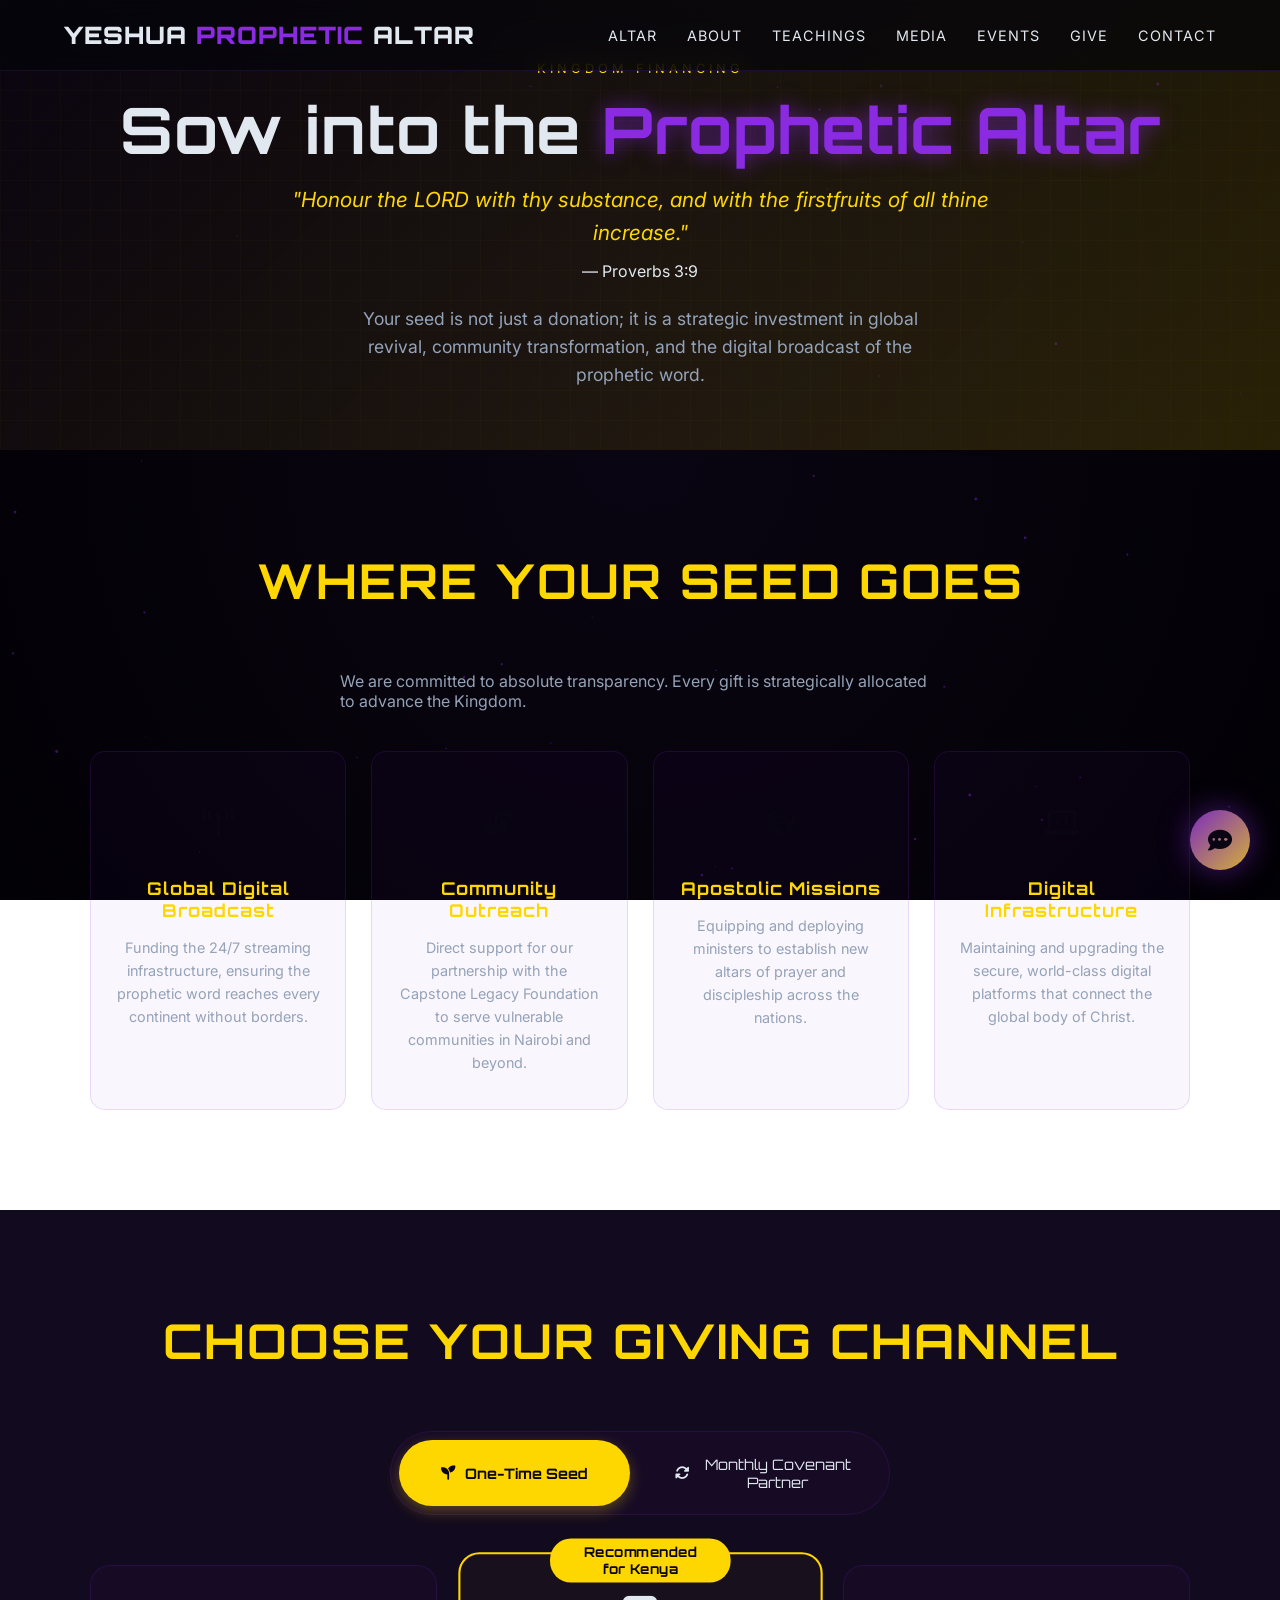
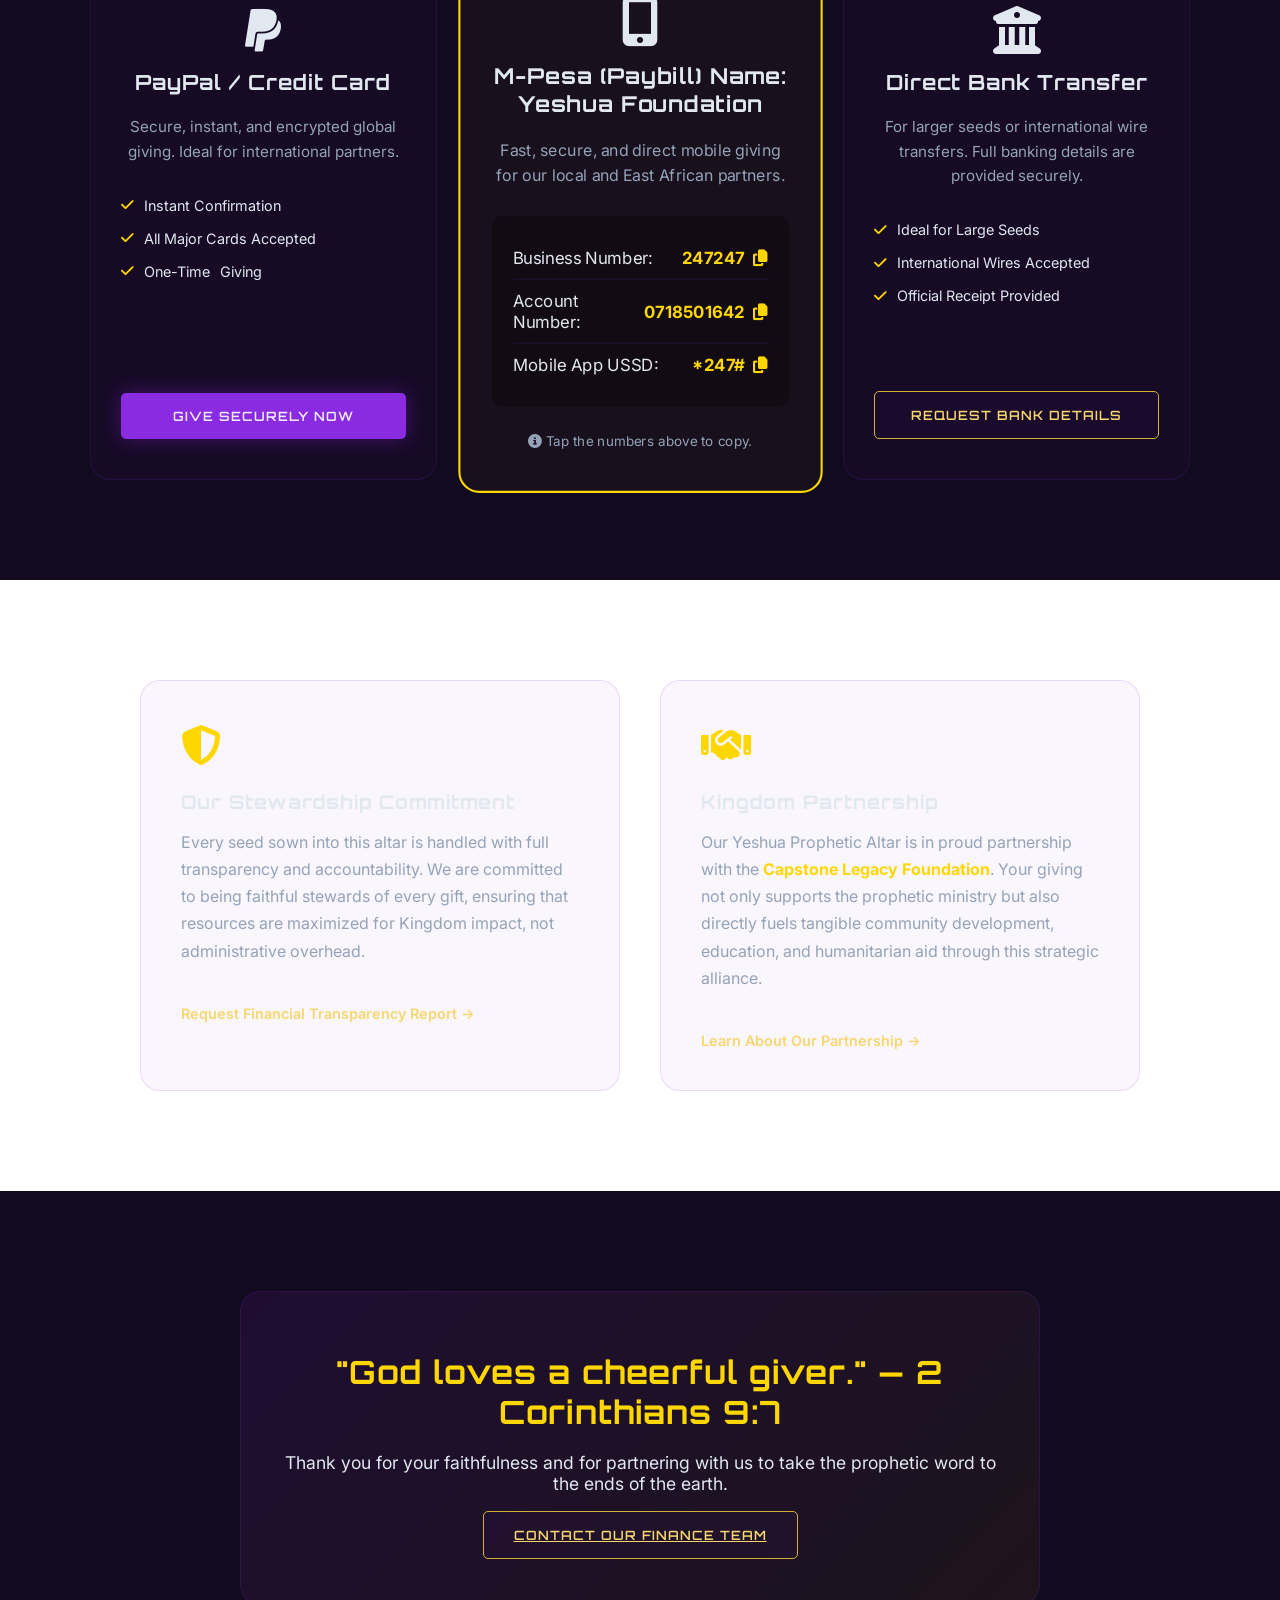
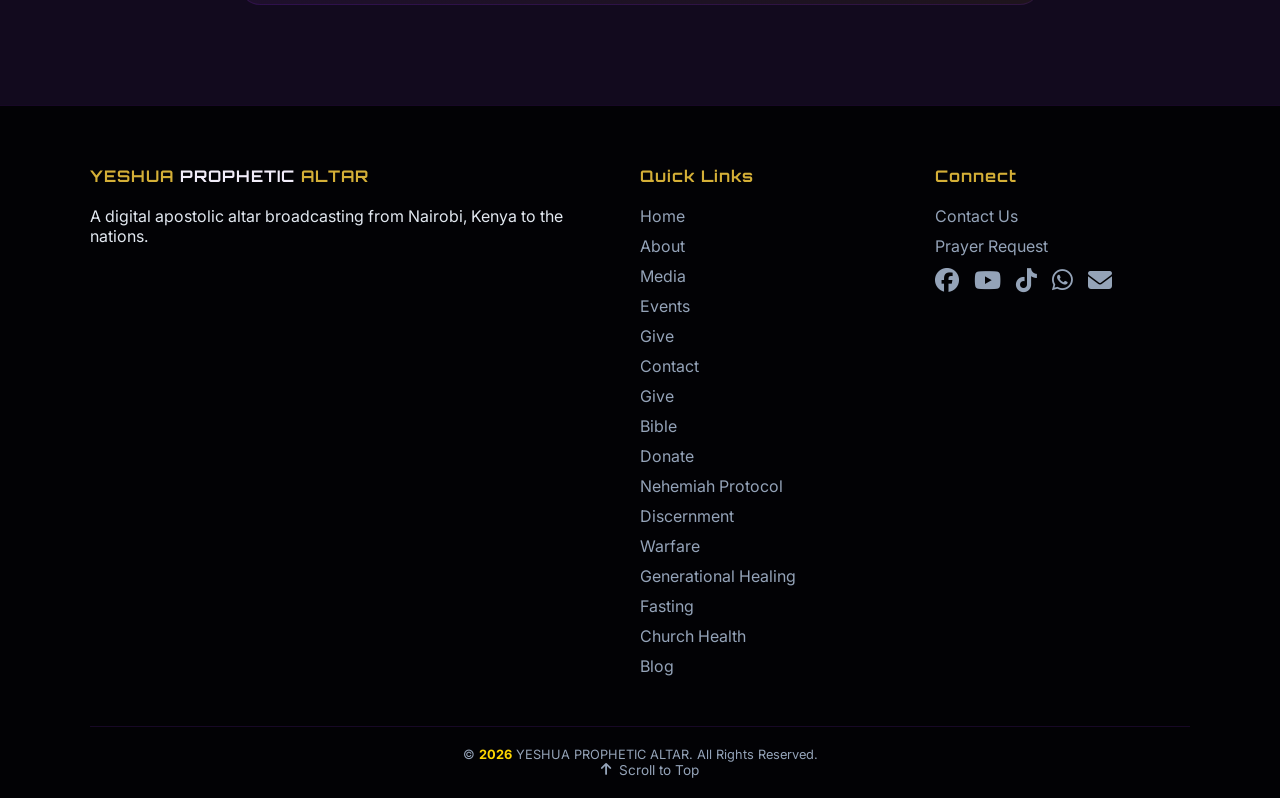
<file: donate.html>
<!DOCTYPE html>
<html lang="en">

<head>
    <meta charset="UTF-8">
    <meta name="viewport" content="width=device-width, initial-scale=1.0">
    <meta name="description"
        content="Partner with Yeshua Prophetic Altar through secure, transparent giving. Fund global missions, community outreach, and the digital prophetic broadcast.">
    <meta name="keywords"
        content="Give, Donate, Yeshua Prophetic Altar, Kingdom Financing, M-Pesa, PayPal, Apostolic Ministry Nairobi">
    <title>Give | Yeshua Prophetic Altar - Kingdom Financing</title>

    <link rel="stylesheet" href="style.css">
    <link
        href="https://fonts.googleapis.com/css2?family=Orbitron:wght@400;700;900&family=Inter:wght@300;400;600&display=swap"
        rel="stylesheet">
    <link rel="stylesheet" href="https://cdnjs.cloudflare.com/ajax/libs/font-awesome/6.4.0/css/all.min.css">

    <!-- AOS Animation Library -->
    <link href="https://unpkg.com/aos@2.3.1/dist/aos.css" rel="stylesheet">
</head>

<body>
    <canvas id="bg-canvas" aria-hidden="true"></canvas>
    <div id="site-header"></div>

    <main id="main-content">

        <!-- ========================================== -->
        <!-- GIVING HERO SECTION -->
        <!-- ========================================== -->
        <section class="give-hero">
            <div class="hero-overlay"></div>
            <div class="container">
                <div class="hero-content" data-aos="fade-up">
                    <p class="sub-text">KINGDOM FINANCING</p>
                    <h1 class="main-title">Sow into the <span class="glow">Prophetic Altar</span></h1>
                    <blockquote class="hero-scripture">
                        "Honour the LORD with thy substance, and with the firstfruits of all thine increase."
                        <cite>— Proverbs 3:9</cite>
                    </blockquote>
                    <p class="hero-desc">Your seed is not just a donation; it is a strategic investment in global
                        revival, community transformation, and the digital broadcast of the prophetic word.</p>
                </div>
            </div>
        </section>

        <!-- ========================================== -->
        <!-- IMPACT MATRIX (The "Why") -->
        <!-- ========================================== -->
        <section class="section">
            <div class="container">
                <h2 class="section-title" data-aos="fade-up">Where Your Seed Goes</h2>
                <p class="section-desc" data-aos="fade-up" data-aos-delay="100">We are committed to absolute
                    transparency. Every gift is strategically allocated to advance the Kingdom.</p>

                <div class="impact-grid" data-aos="fade-up" data-aos-delay="200">
                    <div class="impact-card">
                        <div class="impact-icon"><i class="fas fa-broadcast-tower"></i></div>
                        <h4>Global Digital Broadcast</h4>
                        <p>Funding the 24/7 streaming infrastructure, ensuring the prophetic word reaches every
                            continent without borders.</p>
                    </div>
                    <div class="impact-card">
                        <div class="impact-icon"><i class="fas fa-hands-helping"></i></div>
                        <h4>Community Outreach</h4>
                        <p>Direct support for our partnership with the Capstone Legacy Foundation to serve vulnerable
                            communities in Nairobi and beyond.</p>
                    </div>
                    <div class="impact-card">
                        <div class="impact-icon"><i class="fas fa-globe-africa"></i></div>
                        <h4>Apostolic Missions</h4>
                        <p>Equipping and deploying ministers to establish new altars of prayer and discipleship across
                            the nations.</p>
                    </div>
                    <div class="impact-card">
                        <div class="impact-icon"><i class="fas fa-laptop-code"></i></div>
                        <h4>Digital Infrastructure</h4>
                        <p>Maintaining and upgrading the secure, world-class digital platforms that connect the global
                            body of Christ.</p>
                    </div>
                </div>
            </div>
        </section>

        <!-- ========================================== -->
        <!-- GIVING CHANNELS (The "How") -->
        <!-- ========================================== -->
        <section class="section dark-alt">
            <div class="container">
                <h2 class="section-title" data-aos="fade-up">Choose Your Giving Channel</h2>

                <!-- Giving Toggle -->
                <div class="giving-toggle" data-aos="fade-up" data-aos-delay="100">
                    <button class="toggle-btn active" data-type="onetime" onclick="toggleGiving('onetime')">
                        <i class="fas fa-seedling"></i> One-Time Seed
                    </button>
                    <button class="toggle-btn" data-type="monthly" onclick="toggleGiving('monthly')">
                        <i class="fas fa-sync-alt"></i> Monthly Covenant Partner
                    </button>
                </div>

                <div class="giving-methods" data-aos="fade-up" data-aos-delay="200">

                    <!-- Method 1: PayPal / Card -->
                    <div class="method-card">
                        <div class="method-header">
                            <i class="fab fa-paypal method-icon"></i>
                            <h3>PayPal / Credit Card</h3>
                        </div>
                        <p class="method-desc">Secure, instant, and encrypted global giving. Ideal for international
                            partners.</p>
                        <ul class="method-features">
                            <li><i class="fas fa-check"></i> Instant Confirmation</li>
                            <li><i class="fas fa-check"></i> All Major Cards Accepted</li>
                            <li><i class="fas fa-check"></i> <span class="dynamic-text">One-Time</span> Giving</li>
                        </ul>
                        <a href="https://www.paypal.com/donate" target="_blank" rel="noopener noreferrer"
                            class="btn-neon method-btn">
                            Give Securely Now
                        </a>
                    </div>

                    <!-- Method 2: M-Pesa (Critical for Kenya-based ministry) -->
                    <div class="method-card featured">
                        <div class="featured-badge">Recommended for Kenya</div>
                        <div class="method-header">
                            <i class="fas fa-mobile-alt method-icon"></i>
                            <h3>M-Pesa (Paybill) Name: Yeshua Foundation</h3>
                        </div>
                        <p class="method-desc">Fast, secure, and direct mobile giving for our local and East African
                            partners.</p>
                        <div class="mpesa-details">
                            <div class="mpesa-row">
                                <span>Business Number:</span>
                                <strong class="copy-text" onclick="copyToClipboard('247247')">247247 <i
                                        class="fas fa-copy"></i></strong>
                            </div>
                            <div class="mpesa-row">
                                <span>Account Number:</span>
                                <strong class="copy-text" onclick="copyToClipboard('0718501642')">0718501642 <i
                                        class="fas fa-copy"></i></strong>
                            </div>
                            <div class="mpesa-row">
                                <span>Mobile App USSD:</span>
                                <strong class="copy-text" onclick="copyToClipboard('*247#')">*247# <i class="fas fa-copy"></i></strong>
                            </div>
                        </div>
                        <p class="method-note"><i class="fas fa-info-circle"></i> Tap the numbers above to copy.</p>
                    </div>

                    <!-- Method 3: Bank Transfer -->
                    <div class="method-card">
                        <div class="method-header">
                            <i class="fas fa-university method-icon"></i>
                            <h3>Direct Bank Transfer</h3>
                        </div>
                        <p class="method-desc">For larger seeds or international wire transfers. Full banking details
                            are provided securely.</p>
                        <ul class="method-features">
                            <li><i class="fas fa-check"></i> Ideal for Large Seeds</li>
                            <li><i class="fas fa-check"></i> International Wires Accepted</li>
                            <li><i class="fas fa-check"></i> Official Receipt Provided</li>
                        </ul>
                        <a href="contact.html?subject=giving" class="btn-glass method-btn">
                            Request Bank Details
                        </a>
                    </div>
                </div>
            </div>
        </section>

        <!-- ========================================== -->
        <!-- STEWARDSHIP & PARTNERSHIP TRUST SIGNALS -->
        <!-- ========================================== -->
        <section class="section">
            <div class="container">
                <div class="trust-grid">
                    <!-- Stewardship Commitment -->
                    <div class="trust-card" data-aos="fade-right">
                        <div class="trust-icon"><i class="fas fa-shield-alt"></i></div>
                        <h3>Our Stewardship Commitment</h3>
                        <p>Every seed sown into this altar is handled with full transparency and accountability. We are
                            committed to being faithful stewards of every gift, ensuring that resources are maximized
                            for Kingdom impact, not administrative overhead.</p>
                        <a href="contact.html" class="text-link">Request Financial Transparency Report →</a>
                    </div>

                    <!-- Capstone Legacy Partnership -->
                    <div class="trust-card" data-aos="fade-left">
                        <div class="trust-icon"><i class="fas fa-handshake"></i></div>
                        <h3>Kingdom Partnership</h3>
                        <p>Our Yeshua Prophetic Altar is in proud partnership with the <strong>Capstone Legacy
                                Foundation</strong>. Your giving not only supports the prophetic ministry but also
                            directly fuels tangible community development, education, and humanitarian aid through this
                            strategic alliance.</p>
                        <a href="about.html" class="text-link">Learn About Our Partnership →</a>
                    </div>
                </div>
            </div>
        </section>

        <!-- ========================================== -->
        <!-- FINAL CTA -->
        <!-- ========================================== -->
        <section class="section dark-alt">
            <div class="container">
                <div class="final-cta" data-aos="zoom-in">
                    <h2>"God loves a cheerful giver." — 2 Corinthians 9:7</h2>
                    <p>Thank you for your faithfulness and for partnering with us to take the prophetic word to the ends
                        of the earth.</p>
                    <a href="contact.html" class="btn-glass">Contact Our Finance Team</a>
                </div>
            </div>
        </section>

    </main>

    <div id="site-footer"></div>
    <div id="ai-container"></div>

    <!-- AOS Animation Library -->
    <script src="https://unpkg.com/aos@2.3.1/dist/aos.js"></script>
    <script src="components.js"></script>
    <script src="script.js"></script>

    <script>
        // Initialize AOS animations
        AOS.init({
            duration: 800,
            once: true,
            offset: 50
        });

        // Giving Toggle Logic
        function toggleGiving(type) {
            const buttons = document.querySelectorAll('.toggle-btn');
            const dynamicTexts = document.querySelectorAll('.dynamic-text');

            buttons.forEach(btn => {
                if (btn.dataset.type === type) {
                    btn.classList.add('active');
                } else {
                    btn.classList.remove('active');
                }
            });

            dynamicTexts.forEach(text => {
                text.textContent = type === 'onetime' ? 'One-Time' : 'Monthly Recurring';
            });
        }

        // Copy to Clipboard Logic for M-Pesa
        function copyToClipboard(text) {
            navigator.clipboard.writeText(text).then(() => {
                // Visual feedback could be added here, e.g., a toast notification
                alert('Copied to clipboard: ' + text);
            }).catch(err => {
                console.error('Failed to copy: ', err);
            });
        }
    </script>

    <!-- PAGE-SPECIFIC STYLES -->
    <style>
        .give-hero {
            position: relative;
            height: 50vh;
            min-height: 400px;
            display: flex;
            align-items: center;
            justify-content: center;
            background: linear-gradient(135deg, rgba(10, 5, 18, 0.9), rgba(255, 215, 0, 0.15));
            overflow: hidden;
            text-align: center;
            padding: 0 20px;
        }

        .hero-overlay {
            position: absolute;
            top: 0;
            left: 0;
            right: 0;
            bottom: 0;
            background: url('data:image/svg+xml,<svg xmlns="http://www.w3.org/2000/svg" viewBox="0 0 1200 600"><defs><pattern id="grid" width="40" height="40" patternUnits="userSpaceOnUse"><path d="M 40 0 L 0 0 0 40" fill="none" stroke="rgba(255,215,0,0.1)" stroke-width="1"/></pattern></defs><rect width="100%" height="100%" fill="url(%23grid)"/></svg>');
            opacity: 0.5;
        }

        .give-hero .hero-content {
            position: relative;
            z-index: 2;
        }

        .main-title {
            font-size: clamp(2.5rem, 6vw, 4rem);
            margin-bottom: 20px;
        }

        .hero-scripture {
            font-size: 1.3rem;
            font-style: italic;
            color: var(--gold);
            max-width: 700px;
            margin: 0 auto 20px;
            line-height: 1.6;
        }

        .hero-scripture cite {
            display: block;
            margin-top: 10px;
            font-size: 1rem;
            color: var(--text);
            font-style: normal;
        }

        .hero-desc {
            font-size: 1.1rem;
            color: #94a3b8;
            max-width: 600px;
            margin: 0 auto;
        }

        /* Impact Grid */
        .impact-grid {
            display: grid;
            grid-template-columns: repeat(4, 1fr);
            gap: 25px;
            margin-top: 40px;
        }

        .impact-card {
            background: var(--glass);
            padding: 35px 25px;
            border-radius: 15px;
            border: 1px solid var(--border);
            text-align: center;
            transition: 0.3s;
        }

        .impact-card:hover {
            transform: translateY(-10px);
            border-color: var(--gold);
            box-shadow: 0 15px 30px rgba(255, 215, 0, 0.1);
        }

        .impact-icon {
            width: 70px;
            height: 70px;
            background: linear-gradient(135deg, var(--cyan), var(--gold));
            border-radius: 50%;
            display: flex;
            align-items: center;
            justify-content: center;
            font-size: 1.8rem;
            color: var(--bg);
            margin: 0 auto 20px;
        }

        .impact-card h4 {
            color: var(--gold);
            margin-bottom: 15px;
            font-size: 1.1rem;
        }

        .impact-card p {
            font-size: 0.9rem;
            color: #94a3b8;
            line-height: 1.6;
        }

        /* Giving Toggle */
        .giving-toggle {
            display: flex;
            justify-content: center;
            gap: 20px;
            margin-bottom: 50px;
            background: var(--glass);
            padding: 8px;
            border-radius: 50px;
            max-width: 500px;
            margin-left: auto;
            margin-right: auto;
            border: 1px solid var(--border);
        }

        .toggle-btn {
            flex: 1;
            background: transparent;
            border: none;
            padding: 15px 25px;
            border-radius: 40px;
            color: var(--text);
            font-family: 'Orbitron', sans-serif;
            font-size: 0.9rem;
            cursor: pointer;
            transition: 0.3s;
            display: flex;
            align-items: center;
            justify-content: center;
            gap: 10px;
        }

        .toggle-btn.active {
            background: var(--gold);
            color: var(--bg);
            font-weight: 700;
            box-shadow: 0 5px 15px rgba(255, 215, 0, 0.3);
        }

        /* Giving Methods */
        .giving-methods {
            display: grid;
            grid-template-columns: repeat(3, 1fr);
            gap: 30px;
            max-width: 1100px;
            margin: 0 auto;
        }

        .method-card {
            background: var(--glass);
            padding: 40px 30px;
            border-radius: 20px;
            border: 1px solid var(--border);
            text-align: center;
            position: relative;
            transition: 0.3s;
            display: flex;
            flex-direction: column;
        }

        .method-card.featured {
            border: 2px solid var(--gold);
            background: rgba(255, 215, 0, 0.03);
            transform: scale(1.05);
            z-index: 2;
        }

        .featured-badge {
            position: absolute;
            top: -15px;
            left: 50%;
            transform: translateX(-50%);
            background: var(--gold);
            color: var(--bg);
            padding: 5px 20px;
            border-radius: 20px;
            font-size: 0.8rem;
            font-weight: 700;
            font-family: 'Orbitron', sans-serif;
        }

        .method-header {
            margin-bottom: 20px;
        }

        .method-icon {
            font-size: 3rem;
            color: var(--cyan);
            margin-bottom: 15px;
        }

        .method-card h3 {
            color: var(--text);
            font-size: 1.3rem;
        }

        .method-desc {
            color: #94a3b8;
            font-size: 0.95rem;
            margin-bottom: 25px;
            line-height: 1.6;
        }

        .method-features {
            list-style: none;
            text-align: left;
            margin-bottom: 30px;
            flex-grow: 1;
        }

        .method-features li {
            padding: 8px 0;
            color: var(--text);
            font-size: 0.9rem;
            display: flex;
            align-items: center;
            gap: 10px;
        }

        .method-features li i {
            color: var(--gold);
        }

        .method-btn {
            width: 100%;
            text-align: center;
            text-decoration: none;
            display: block;
            padding: 15px;
        }

        /* M-Pesa Specifics */
        .mpesa-details {
            background: rgba(0, 0, 0, 0.3);
            padding: 20px;
            border-radius: 10px;
            margin-bottom: 15px;
            text-align: left;
        }

        .mpesa-row {
            display: flex;
            justify-content: space-between;
            align-items: center;
            padding: 10px 0;
            border-bottom: 1px solid var(--border);
            color: var(--text);
        }

        .mpesa-row:last-child {
            border-bottom: none;
        }

        .copy-text {
            color: var(--gold);
            cursor: pointer;
            display: flex;
            align-items: center;
            gap: 8px;
            transition: 0.2s;
        }

        .copy-text:hover {
            color: var(--cyan);
        }

        .method-note {
            font-size: 0.8rem;
            color: #94a3b8;
            margin-top: 10px;
        }

        /* Trust Grid */
        .trust-grid {
            display: grid;
            grid-template-columns: 1fr 1fr;
            gap: 40px;
            max-width: 1000px;
            margin: 0 auto;
        }

        .trust-card {
            background: var(--glass);
            padding: 40px;
            border-radius: 20px;
            border: 1px solid var(--border);
        }

        .trust-icon {
            font-size: 2.5rem;
            color: var(--gold);
            margin-bottom: 20px;
        }

        .trust-card h3 {
            color: var(--cyan);
            margin-bottom: 15px;
        }

        .trust-card p {
            color: #94a3b8;
            line-height: 1.7;
            margin-bottom: 20px;
        }

        .trust-card strong {
            color: var(--gold);
        }

        /* Final CTA */
        .final-cta {
            text-align: center;
            background: linear-gradient(135deg, rgba(138, 43, 226, 0.1), rgba(255, 215, 0, 0.05));
            padding: 60px 40px;
            border-radius: 20px;
            border: 1px solid var(--border);
            max-width: 800px;
            margin: 0 auto;
        }

        .final-cta h2 {
            color: var(--gold);
            font-size: 2rem;
            margin-bottom: 20px;
        }

        .final-cta p {
            color: var(--text);
            font-size: 1.1rem;
            margin-bottom: 30px;
        }

        /* Responsive */
        @media (max-width: 900px) {

            .impact-grid,
            .giving-methods,
            .trust-grid {
                grid-template-columns: 1fr;
            }

            .method-card.featured {
                transform: scale(1);
            }

            .giving-toggle {
                flex-direction: column;
                border-radius: 15px;
            }

            .toggle-btn {
                border-radius: 10px;
            }
        }
    </style>
</body>

</html>
</file>
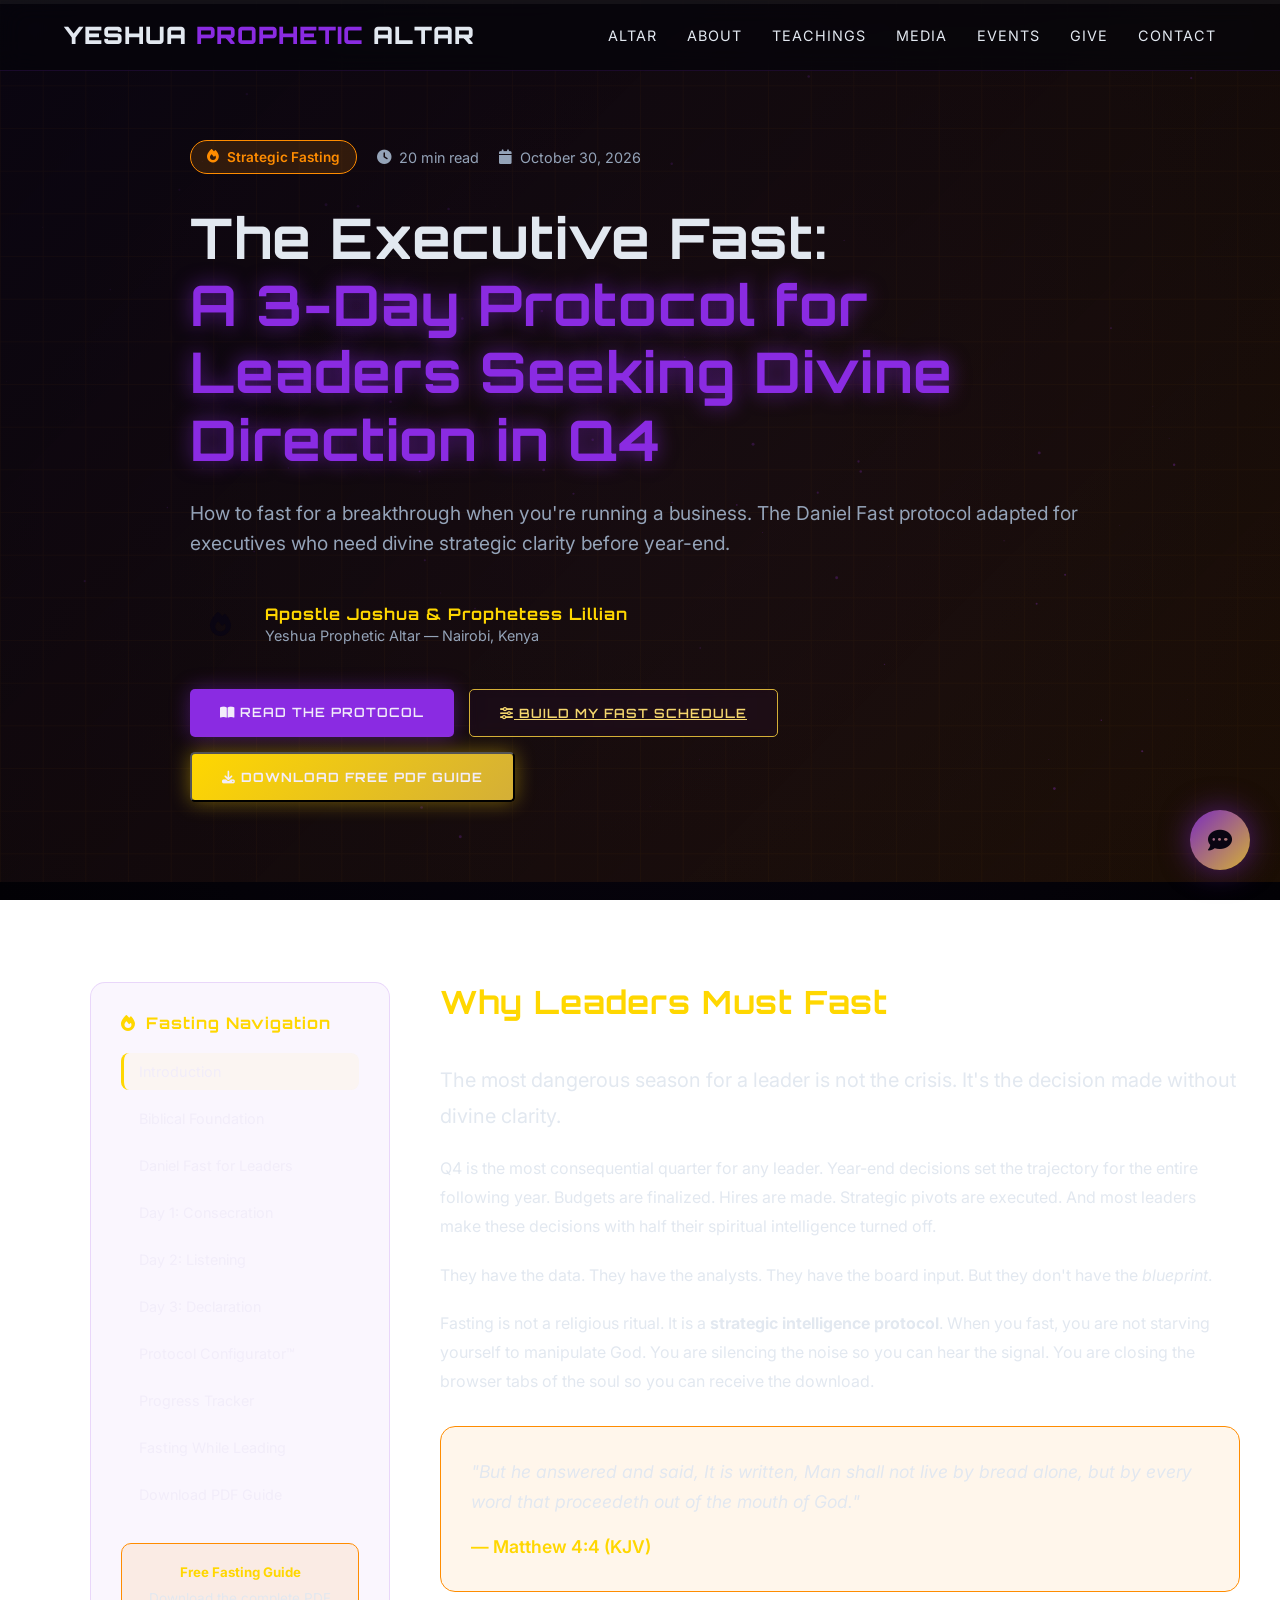
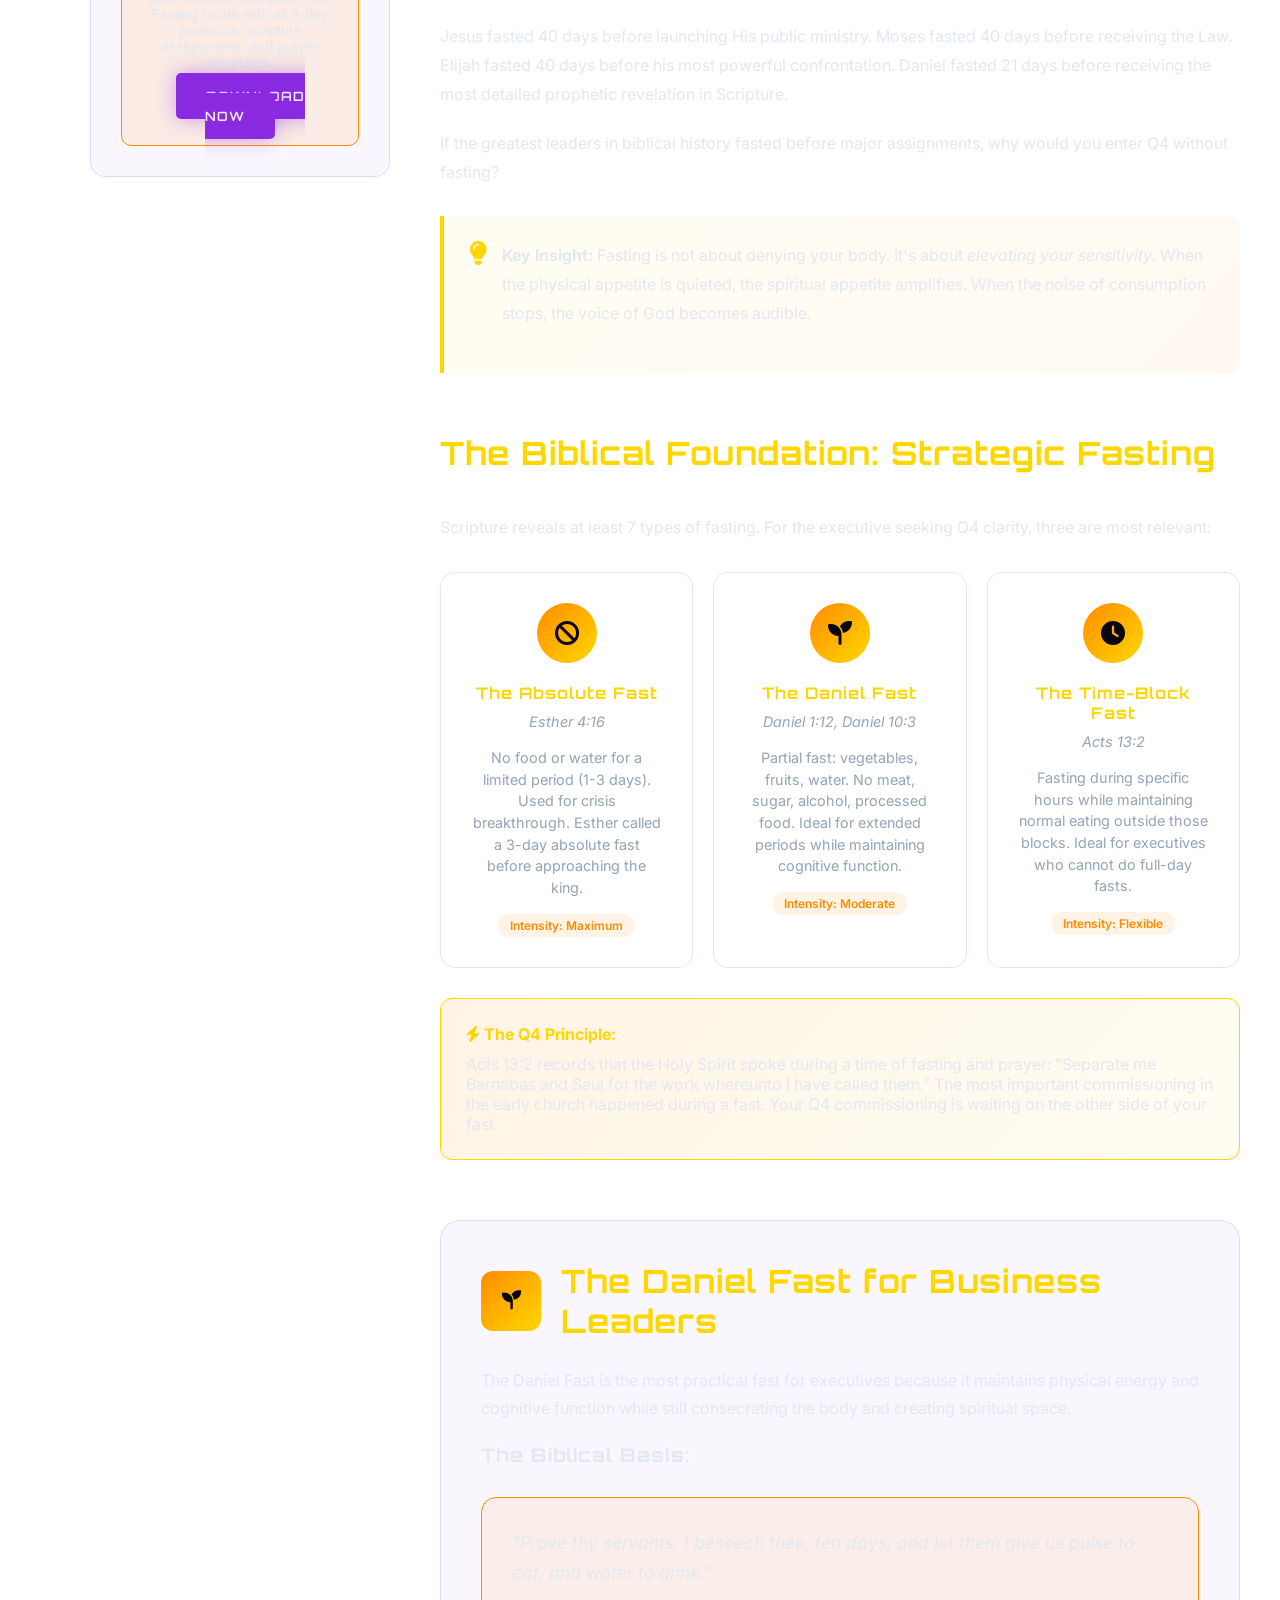
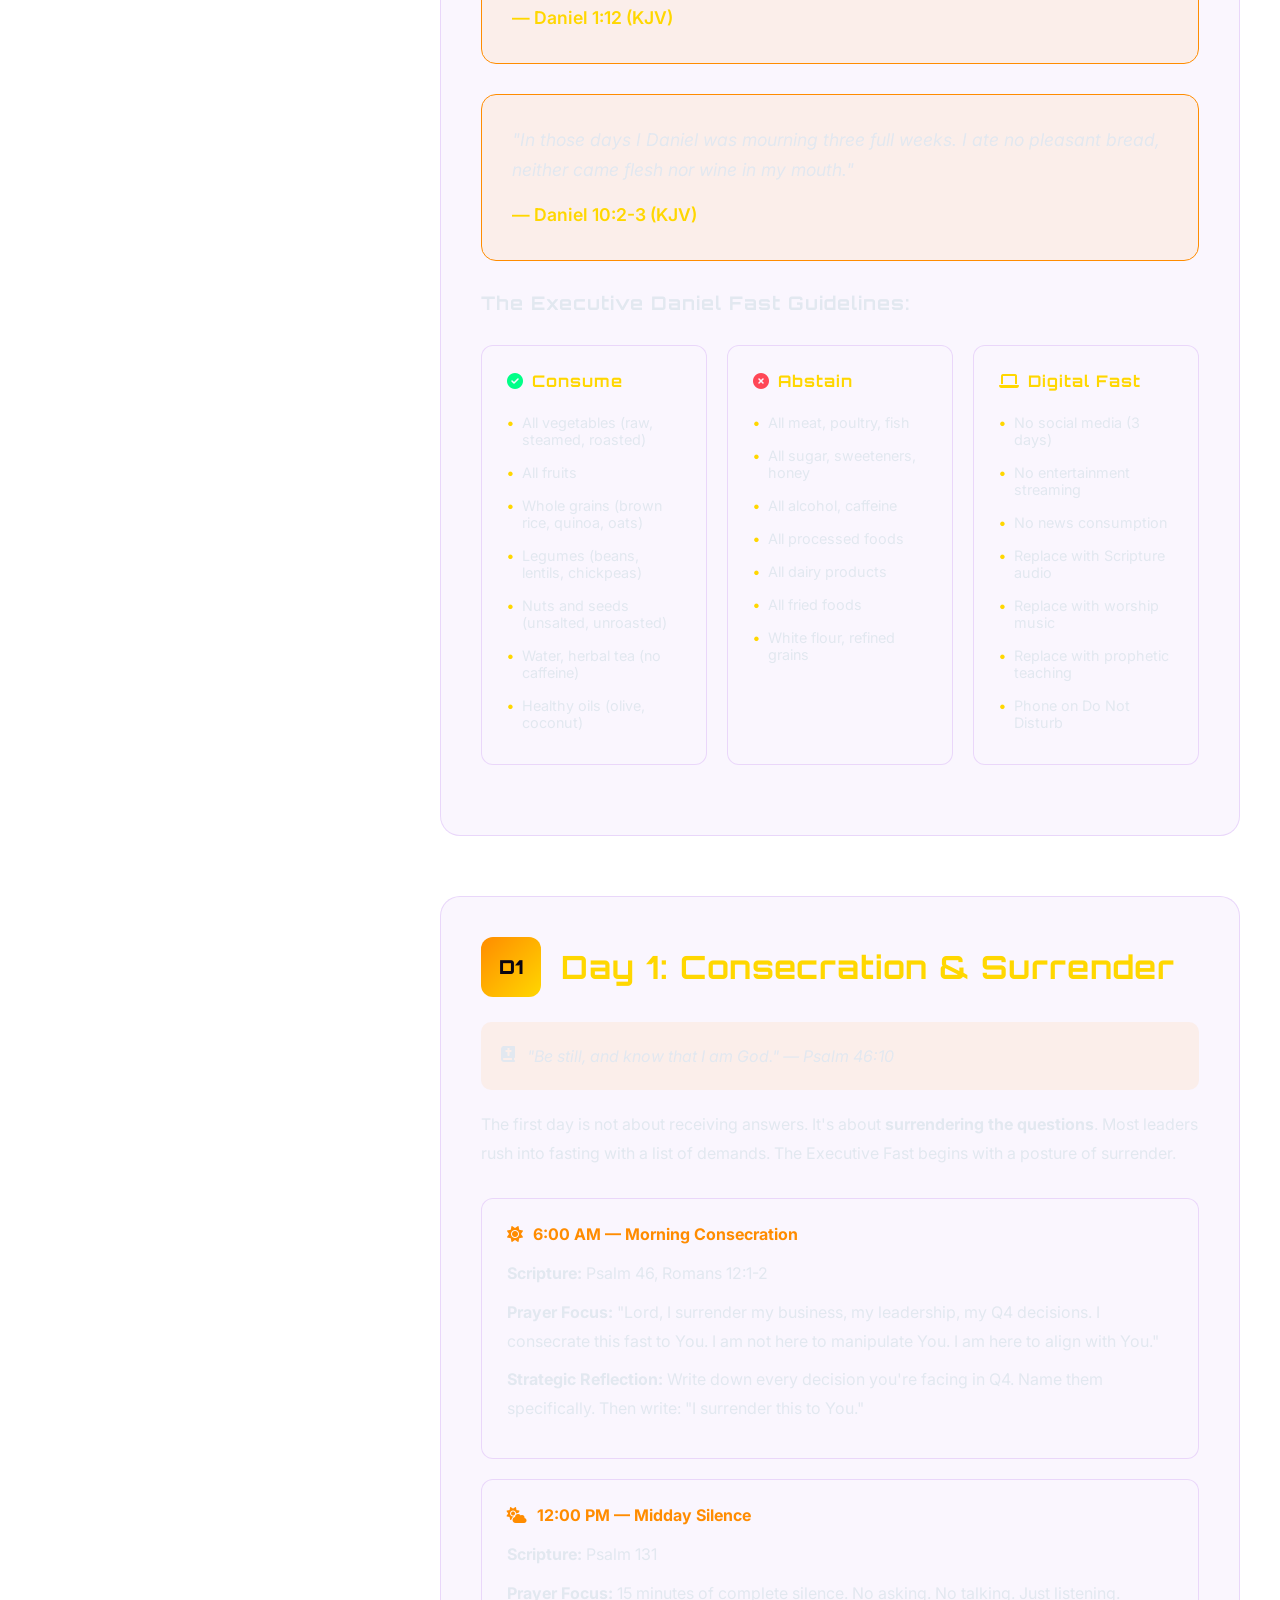
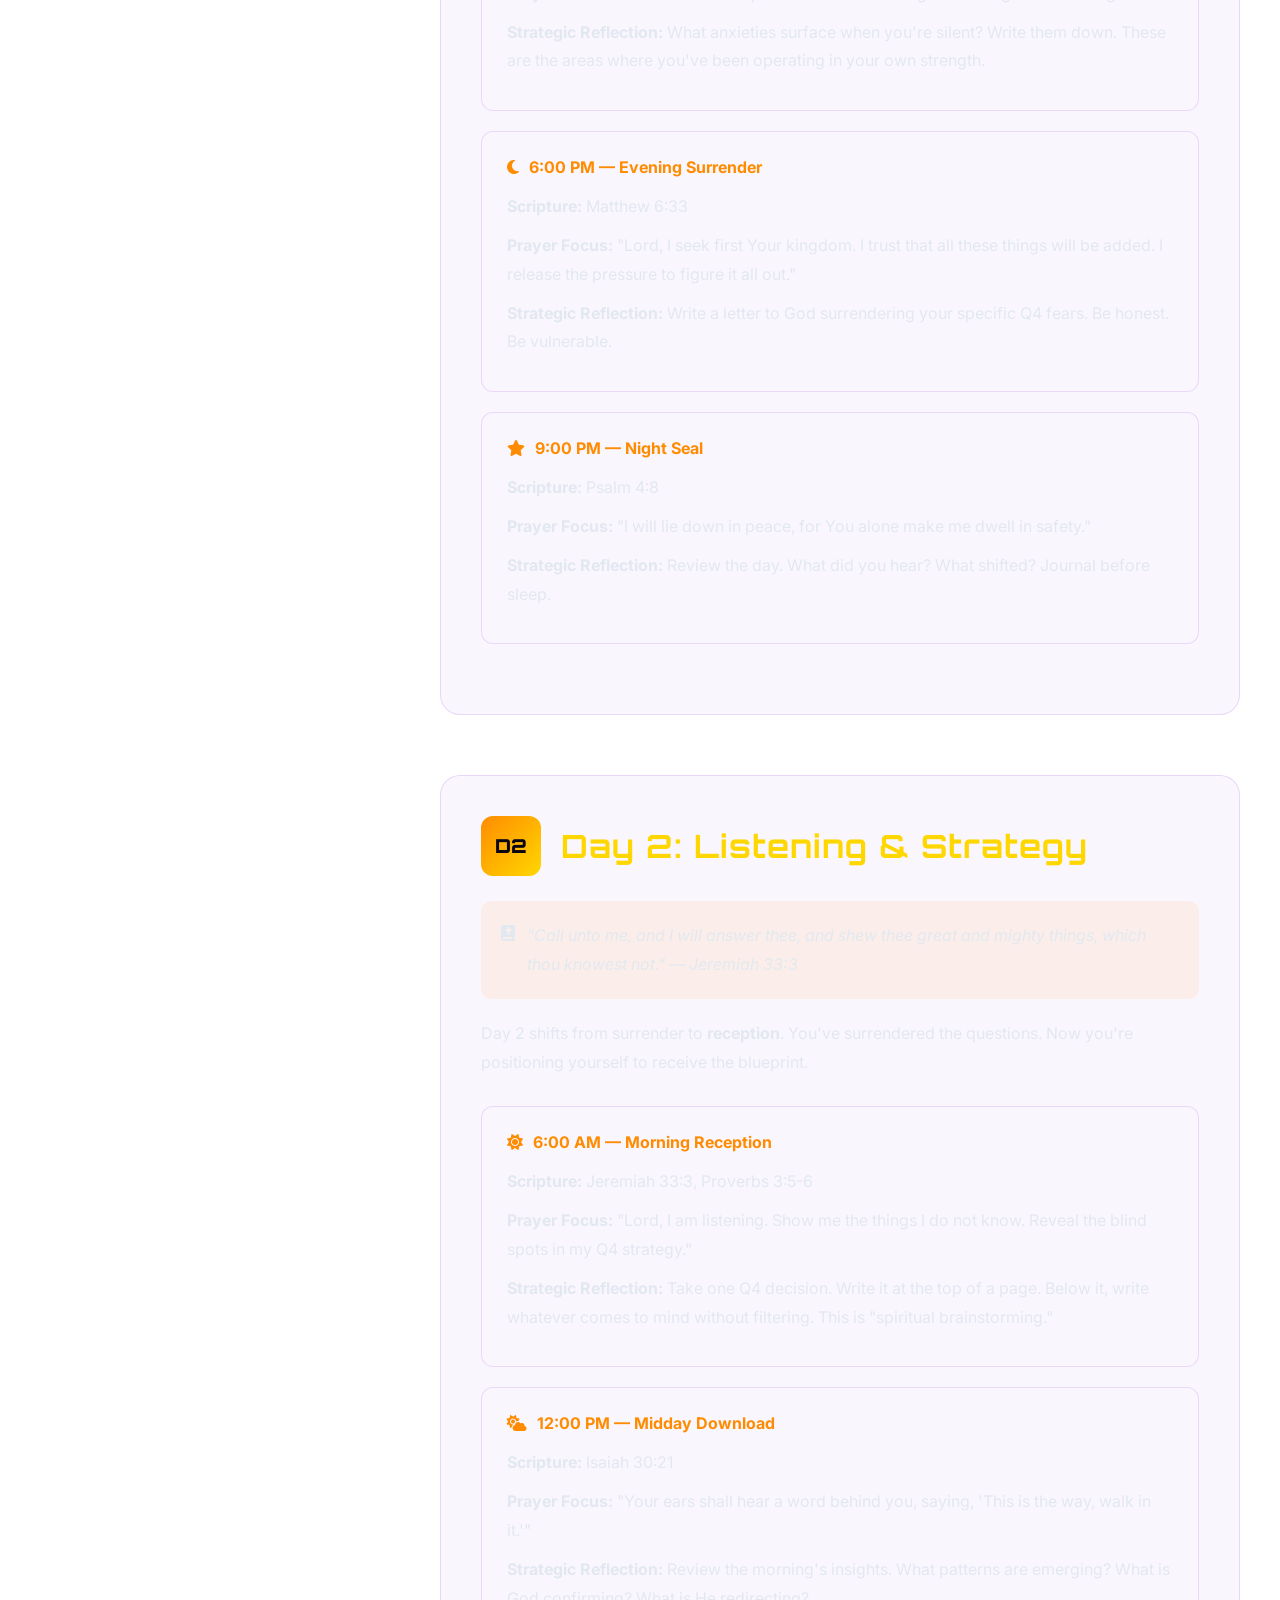
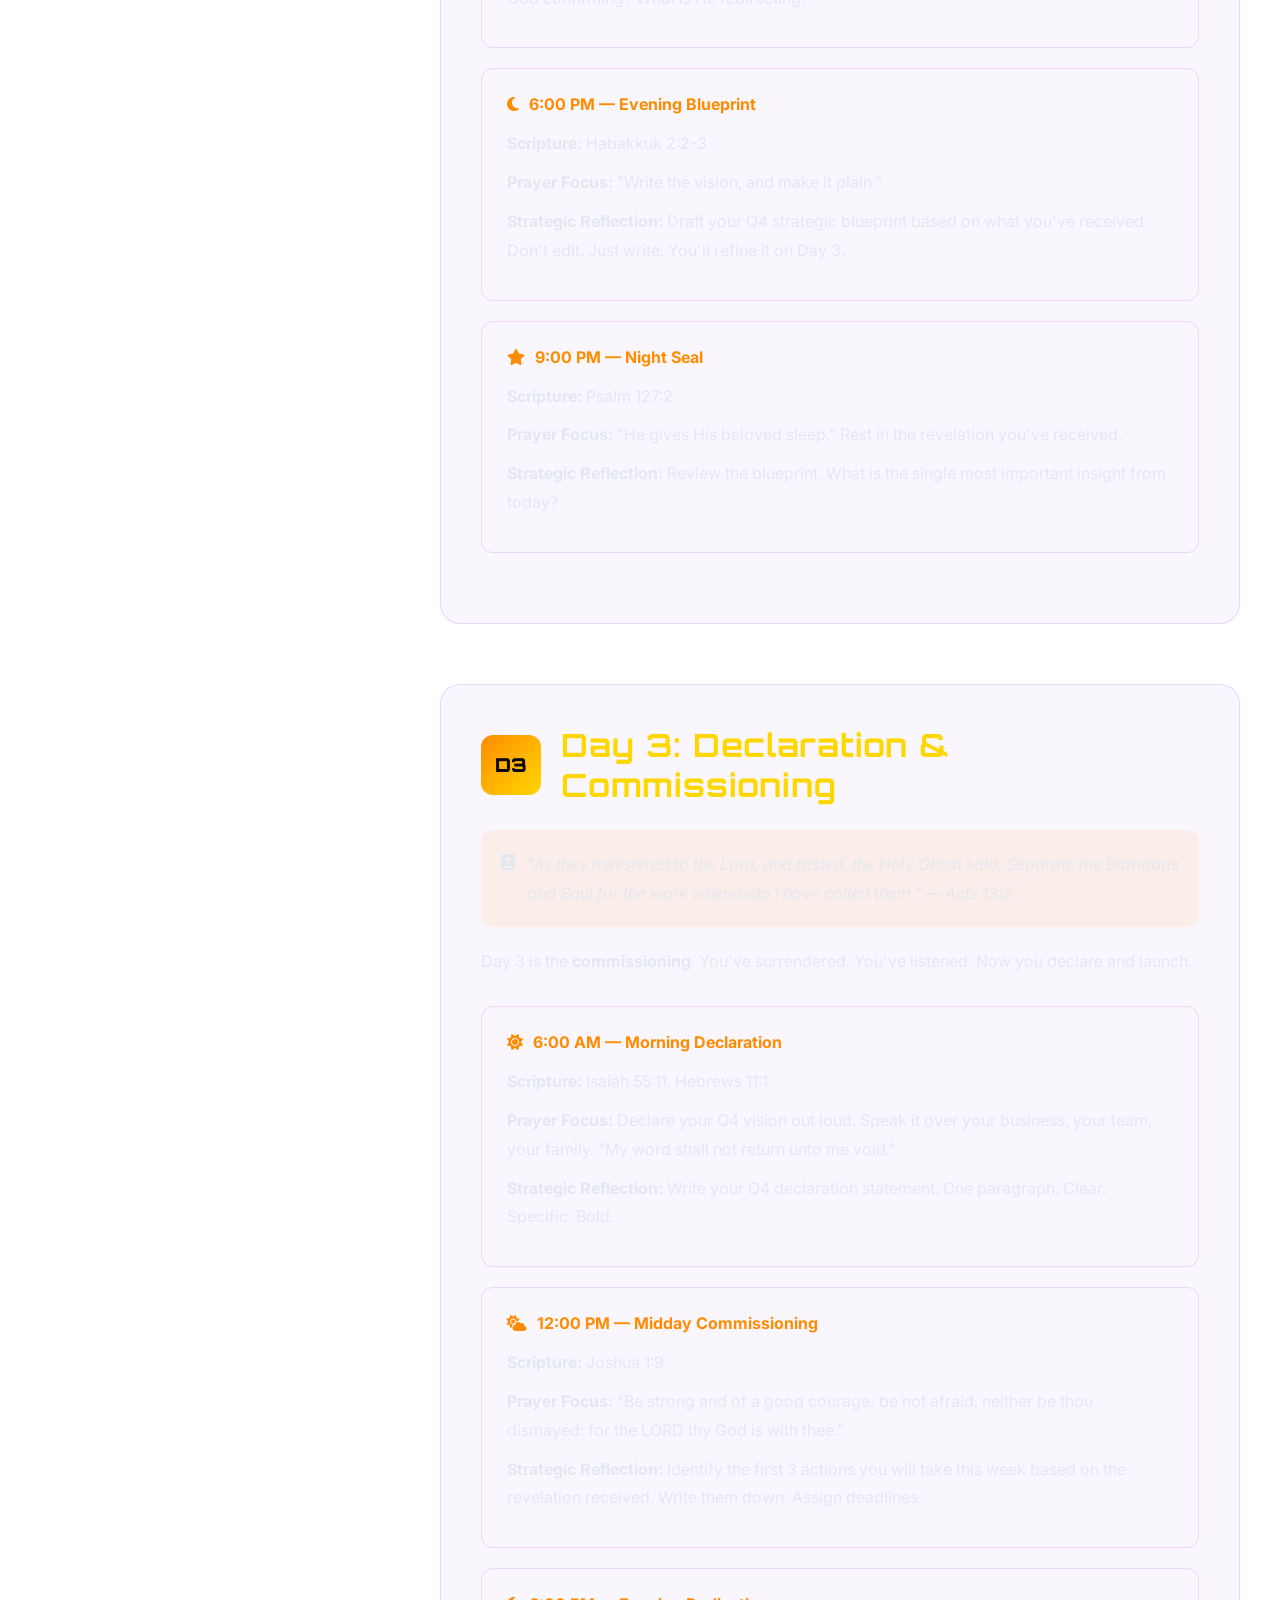
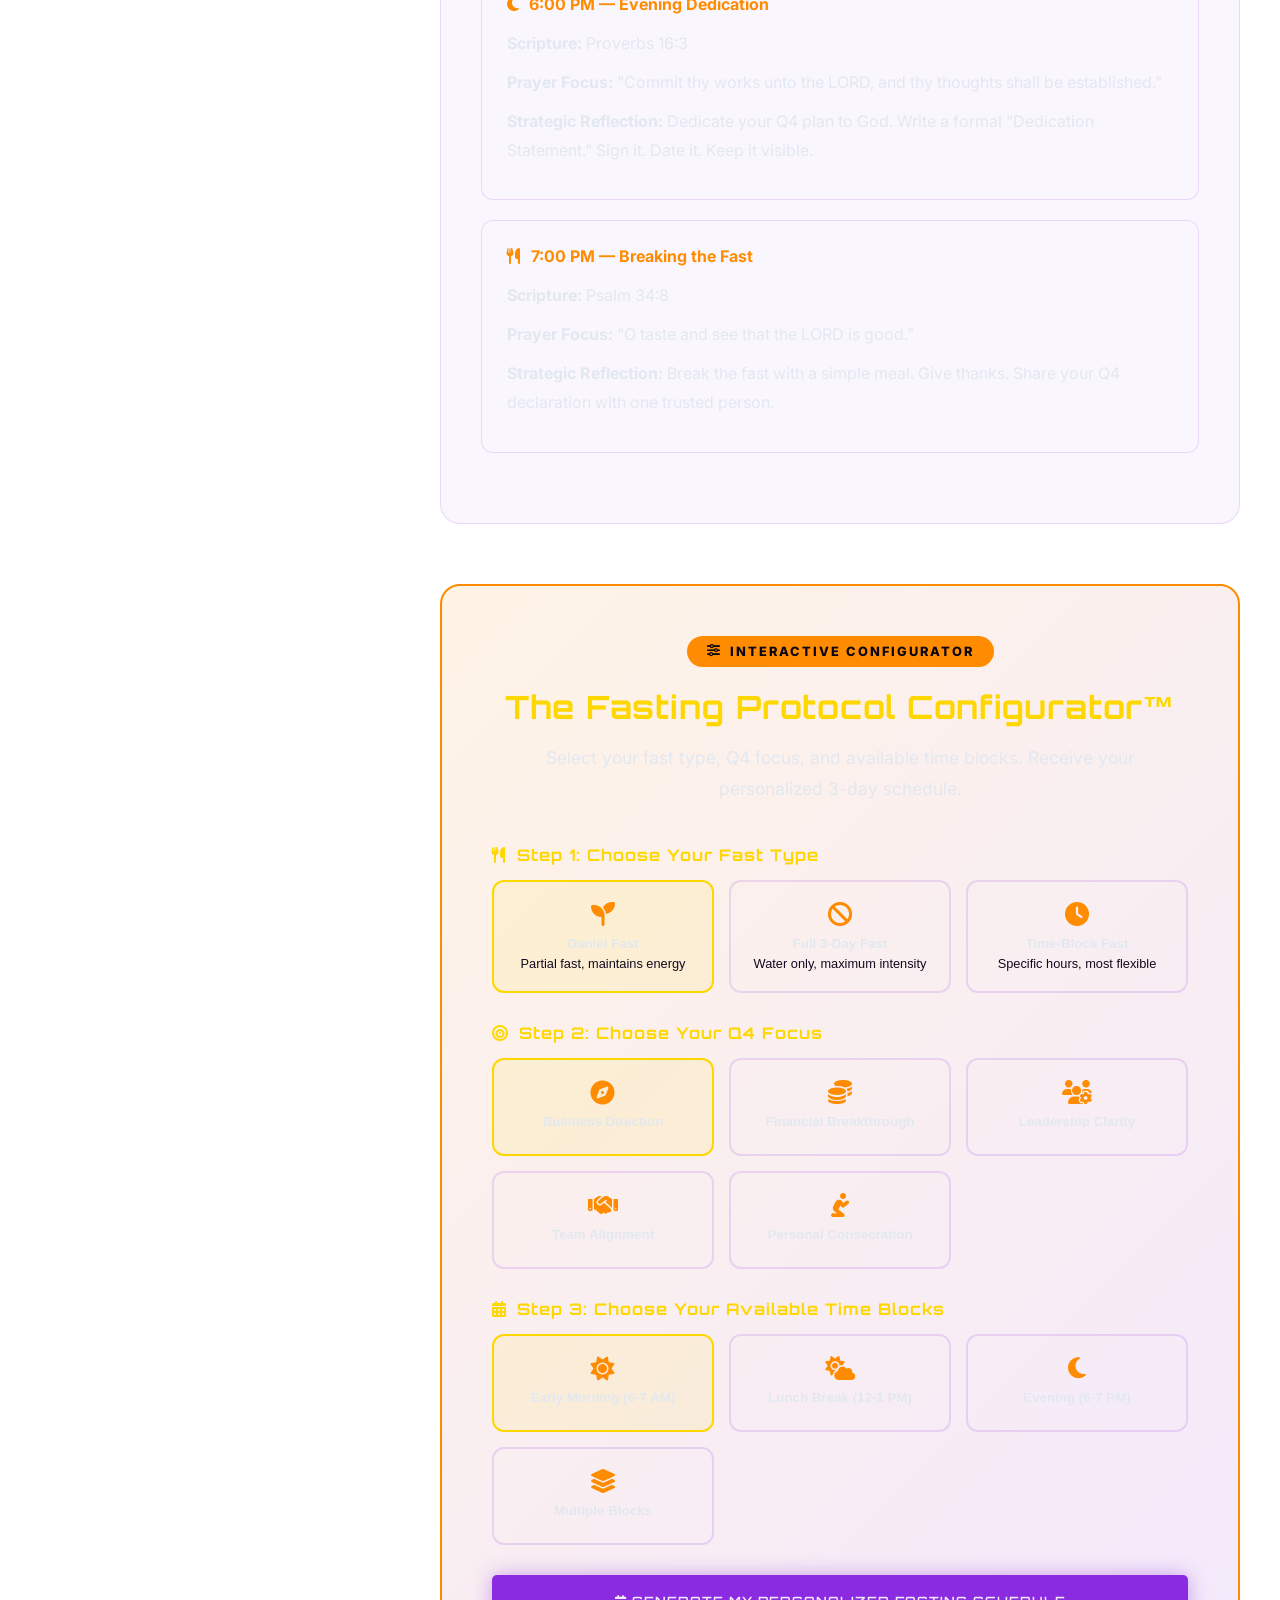
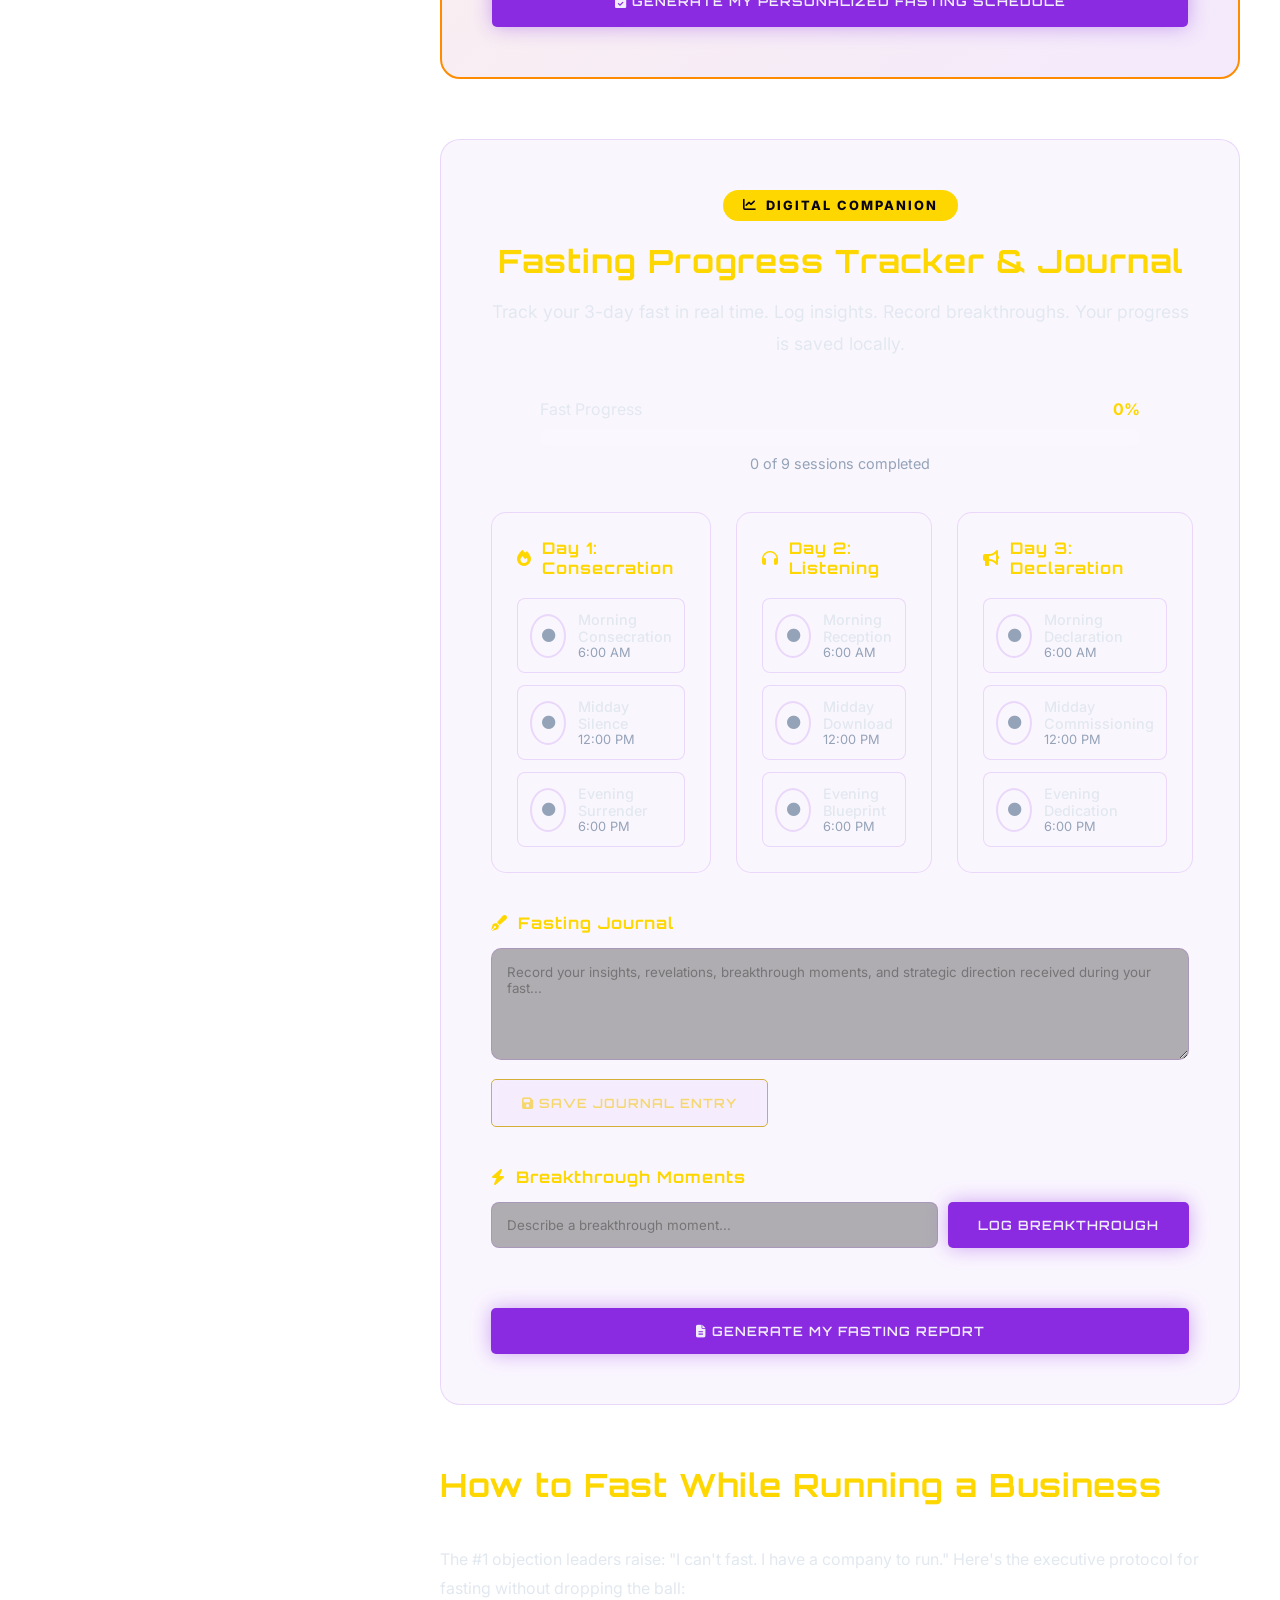
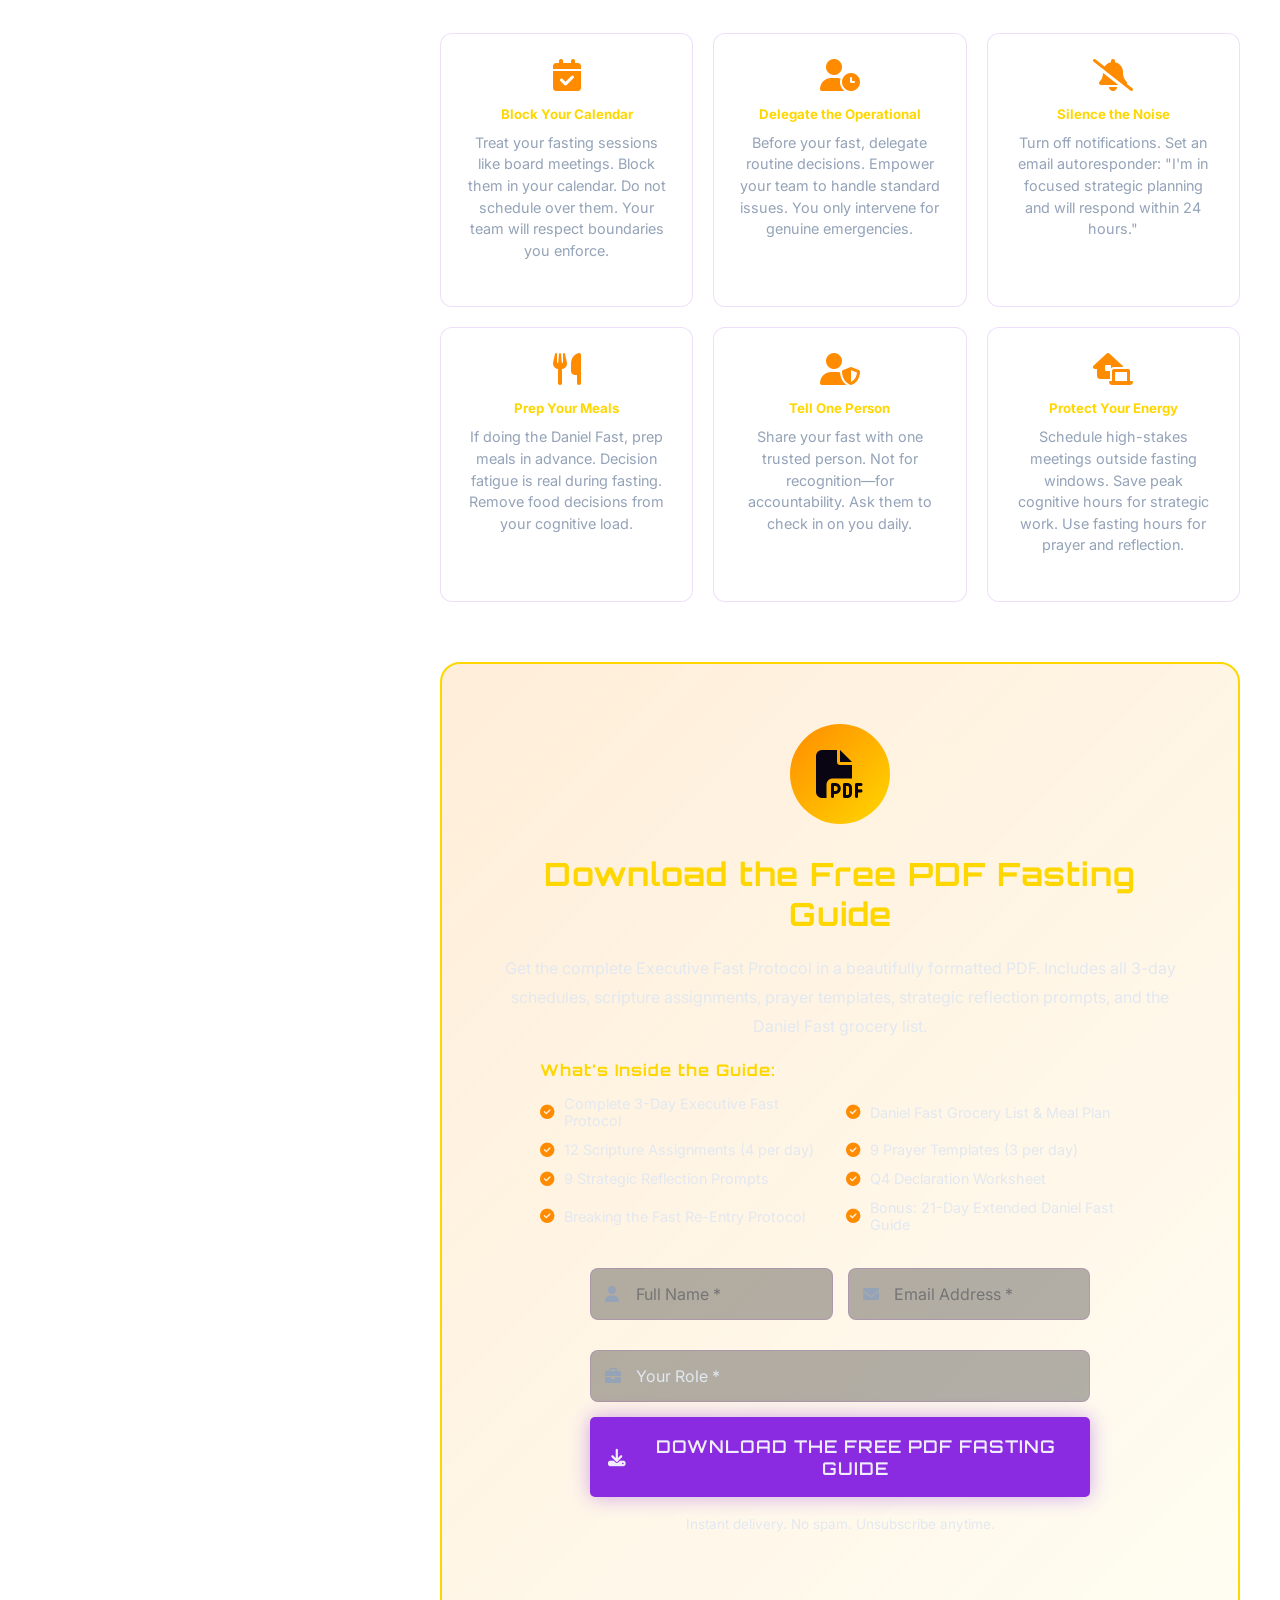
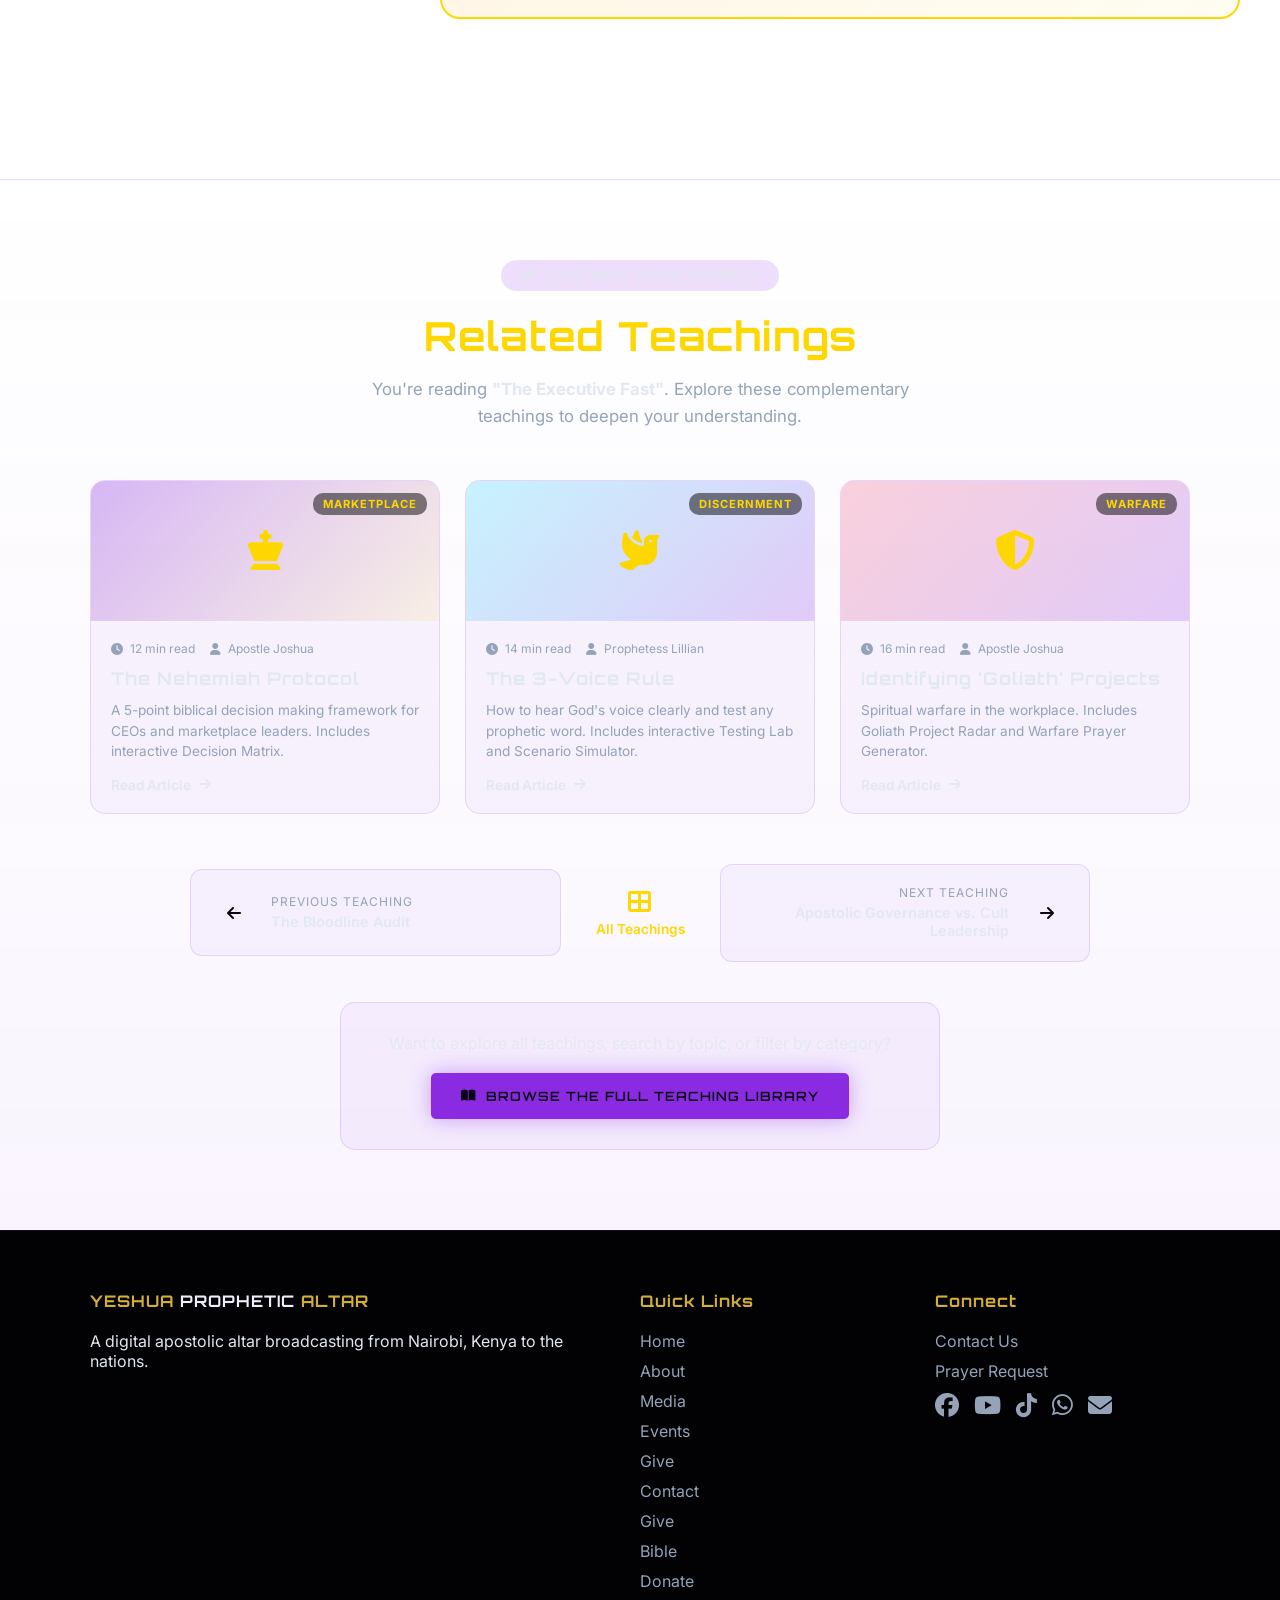
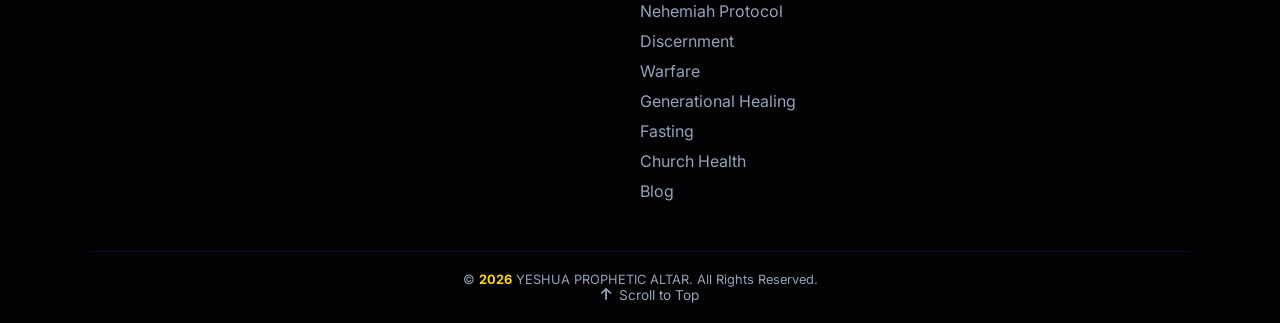
<file: executive-fast.html>
<!DOCTYPE html>
<html lang="en">

<head>
    <meta charset="UTF-8">
    <meta name="viewport" content="width=device-width, initial-scale=1.0">
    <meta http-equiv="X-UA-Compatible" content="IE=edge">

    <!-- PRIMARY SEO META TAGS -->
    <title>The Executive Fast: How to Fast for a Breakthrough | Yeshua Prophetic Altar</title>
    <meta name="title" content="The Executive Fast: A 3-Day Protocol for Leaders Seeking Divine Direction in Q4">
    <meta name="description"
        content="Learn how to fast for a breakthrough with The Executive Fast. A 3-day Daniel Fast protocol for business leaders seeking divine direction in Q4. Download the free PDF Fasting Guide.">
    <meta name="keywords"
        content="How to fast for a breakthrough, Daniel Fast for business leaders, Executive Fast, Christian fasting protocol, Q4 strategic clarity, fasting for divine direction">
    <meta name="author" content="Apostle Joshua & Prophetess Lillian">
    <meta name="robots" content="index, follow">
    <link rel="canonical" href="https://yeshuapropheticaltar.org/executive-fast.html">

    <!-- OPEN GRAPH / FACEBOOK -->
    <meta property="og:type" content="article">
    <meta property="og:url" content="https://yeshuapropheticaltar.org/executive-fast.html">
    <meta property="og:title" content="The Executive Fast: How to Fast for a Breakthrough">
    <meta property="og:description"
        content="A 3-day Daniel Fast protocol for business leaders seeking divine direction in Q4. Personalized schedule generator included.">
    <meta property="og:image" content="https://yeshuapropheticaltar.org/executive-fast-og.jpg">
    <meta property="article:published_time" content="2026-10-30">
    <meta property="article:author" content="Yeshua Prophetic Altar">
    <meta property="article:section" content="Strategic Fasting">

    <!-- TWITTER CARD -->
    <meta property="twitter:card" content="summary_large_image">
    <meta property="twitter:url" content="https://yeshuapropheticaltar.org/executive-fast.html">
    <meta property="twitter:title" content="The Executive Fast: How to Fast for a Breakthrough">
    <meta property="twitter:description"
        content="A 3-day Daniel Fast protocol for business leaders seeking divine direction in Q4.">
    <meta property="twitter:image" content="https://yeshuapropheticaltar.org/executive-fast-og.jpg">

    <!-- FAVICON & THEME -->
    <link rel="icon" type="image/webp" href="assets/media/image/logoyeshuaprophetic.webp">
    <meta name="theme-color" content="#0A0512">

    <!-- FONTS & ICONS -->
    <link rel="preconnect" href="https://fonts.googleapis.com">
    <link rel="preconnect" href="https://fonts.gstatic.com" crossorigin>
    <link
        href="https://fonts.googleapis.com/css2?family=Orbitron:wght@400;700;900&family=Inter:wght@300;400;500;600;700;800&display=swap"
        rel="stylesheet">
    <link rel="stylesheet" href="https://cdnjs.cloudflare.com/ajax/libs/font-awesome/6.4.0/css/all.min.css">

    <!-- AOS ANIMATION LIBRARY -->
    <link href="https://unpkg.com/aos@2.3.1/dist/aos.css" rel="stylesheet">

    <!-- MAIN STYLESHEET -->
    <link rel="stylesheet" href="style.css">

    <!-- ========================================== -->
    <!-- OMEGA-TIER SEO: ARTICLE + FAQ + HOWTO + BREADCRUMB SCHEMA -->
    <!-- ========================================== -->
    <script type="application/ld+json">
    {
      "@context": "https://schema.org",
      "@graph": [
        {
          "@type": "Article",
          "@id": "https://yeshuapropheticaltar.org/executive-fast.html#article",
          "mainEntityOfPage": {
            "@type": "WebPage",
            "@id": "https://yeshuapropheticaltar.org/executive-fast.html"
          },
          "headline": "The Executive Fast: A 3-Day Protocol for Leaders Seeking Divine Direction in Q4",
          "description": "Learn how to fast for a breakthrough with The Executive Fast. A 3-day Daniel Fast protocol for business leaders seeking divine direction in Q4.",
          "image": "https://yeshuapropheticaltar.org/executive-fast-og.jpg",
          "author": {
            "@type": "Person",
            "name": "Apostle Joshua & Prophetess Lillian",
            "jobTitle": "Apostolic Leaders",
            "worksFor": {
              "@id": "https://yeshuapropheticaltar.org/#organization"
            }
          },
          "publisher": {
            "@type": "Organization",
            "name": "Yeshua Prophetic Altar",
            "logo": {
              "@type": "ImageObject",
              "url": "https://yeshuapropheticaltar.org/assets/media/image/logoyeshuaprophetic.webp"
            }
          },
          "datePublished": "2026-10-30",
          "dateModified": "2026-10-30",
          "articleSection": "Strategic Fasting",
          "keywords": "How to fast for a breakthrough, Daniel Fast for business leaders, Executive Fast",
          "wordCount": 4200,
          "inLanguage": "English"
        },
        {
          "@type": "BreadcrumbList",
          "itemListElement": [
            {
              "@type": "ListItem",
              "position": 1,
              "name": "Home",
              "item": "https://yeshuapropheticaltar.org/"
            },
            {
              "@type": "ListItem",
              "position": 2,
              "name": "Prophetic Teachings",
              "item": "https://yeshuapropheticaltar.org/media.html"
            },
            {
              "@type": "ListItem",
              "position": 3,
              "name": "The Executive Fast",
              "item": "https://yeshuapropheticaltar.org/executive-fast.html"
            }
          ]
        },
        {
          "@type": "HowTo",
          "name": "How to Fast for a Breakthrough Using the Executive Fast Protocol",
          "description": "A 3-day strategic fasting protocol for business leaders seeking divine direction.",
          "totalTime": "PT72H",
          "step": [
            {
              "@type": "HowToStep",
              "position": 1,
              "name": "Day 1: Consecration & Surrender",
              "text": "Begin with full surrender. Consecrate your business, your leadership, and your Q4 decisions to God. Fast from food and distractions. Focus on Psalm 46:10."
            },
            {
              "@type": "HowToStep",
              "position": 2,
              "name": "Day 2: Listening & Strategy",
              "text": "Shift from speaking to listening. Spend extended time in silence. Journal strategic insights. Seek the divine blueprint for your Q4 decisions."
            },
            {
              "@type": "HowToStep",
              "position": 3,
              "name": "Day 3: Declaration & Commissioning",
              "text": "Declare the vision God has given you. Commission your Q4 strategy with prophetic authority. Break the fast with a dedication ceremony."
            }
          ]
        },
        {
          "@type": "FAQPage",
          "mainEntity": [
            {
              "@type": "Question",
              "name": "How to fast for a breakthrough?",
              "acceptedAnswer": {
                "@type": "Answer",
                "text": "To fast for a breakthrough, follow a structured protocol: 1) Prepare spiritually by confessing sin and setting a clear intention, 2) Choose your fast type (full, partial, or Daniel Fast), 3) Replace meal times with prayer and scripture, 4) Journal insights and revelations, 5) Break the fast with thanksgiving. The key is consistency and focused prayer, not just abstaining from food."
              }
            },
            {
              "@type": "Question",
              "name": "What is the Daniel Fast for business leaders?",
              "acceptedAnswer": {
                "@type": "Answer",
                "text": "The Daniel Fast for business leaders is a partial fast based on Daniel 1 and Daniel 10. It involves abstaining from meat, sugar, alcohol, and processed foods while consuming vegetables, fruits, and water. For executives, it also includes fasting from digital distractions (social media, news, entertainment) to create space for divine strategic clarity."
              }
            },
            {
              "@type": "Question",
              "name": "Can I fast while running a business?",
              "acceptedAnswer": {
                "@type": "Answer",
                "text": "Yes. The Executive Fast is specifically designed for business leaders. It uses strategic time blocks (early morning, lunch, evening) rather than requiring full-day absence. The Daniel Fast option allows you to maintain energy and cognitive function while still consecrating your body and seeking divine direction."
              }
            }
          ]
        }
      ]
    }
    </script>
</head>

<body>
    <canvas id="bg-canvas" aria-hidden="true"></canvas>

    <!-- READING PROGRESS BAR -->
    <div class="reading-progress" id="readingProgress">
        <div class="progress-fill" id="progressFill"></div>
    </div>

    <div id="site-header"></div>

    <main id="main-content">

        <!-- ========================================== -->
        <!-- ARTICLE HERO SECTION -->
        <!-- ========================================== -->
        <section class="article-hero fasting-hero">
            <div class="hero-overlay"></div>
            <div class="container">
                <div class="article-hero-content" data-aos="fade-up">
                    <div class="article-meta-top">
                        <span class="category-badge"><i class="fas fa-fire"></i> Strategic Fasting</span>
                        <span class="read-time"><i class="fas fa-clock"></i> 20 min read</span>
                        <span class="article-date"><i class="fas fa-calendar"></i> October 30, 2026</span>
                    </div>

                    <h1 class="article-title">The Executive Fast:<br><span class="glow">A 3-Day Protocol for Leaders
                            Seeking Divine Direction in Q4</span></h1>

                    <p class="article-subtitle">How to fast for a breakthrough when you're running a business. The
                        Daniel Fast protocol adapted for executives who need divine strategic clarity before year-end.
                    </p>

                    <div class="article-author">
                        <div class="author-avatar">
                            <i class="fas fa-fire"></i>
                        </div>
                        <div class="author-info">
                            <h4>Apostle Joshua & Prophetess Lillian</h4>
                            <p>Yeshua Prophetic Altar — Nairobi, Kenya</p>
                        </div>
                    </div>

                    <div class="hero-actions">
                        <a href="#article-content" class="btn-neon"><i class="fas fa-book-open"></i> Read The
                            Protocol</a>
                        <a href="#fast-configurator" class="btn-glass"><i class="fas fa-sliders-h"></i> Build My Fast
                            Schedule</a>
                        <button onclick="scrollToDownload()" class="btn-salvation"><i class="fas fa-download"></i>
                            Download Free PDF Guide</button>
                    </div>
                </div>
            </div>
        </section>

        <!-- ========================================== -->
        <!-- MAIN ARTICLE CONTENT -->
        <!-- ========================================== -->
        <section id="article-content" class="section">
            <div class="container">
                <div class="article-grid">

                    <!-- LEFT COLUMN: Table of Contents (Sticky) -->
                    <aside class="article-sidebar" data-aos="fade-right">
                        <div class="toc-card">
                            <h4><i class="fas fa-fire"></i> Fasting Navigation</h4>
                            <nav class="toc-nav">
                                <a href="#introduction" class="toc-link active">Introduction</a>
                                <a href="#biblical-foundation" class="toc-link">Biblical Foundation</a>
                                <a href="#daniel-fast" class="toc-link">Daniel Fast for Leaders</a>
                                <a href="#day-1" class="toc-link">Day 1: Consecration</a>
                                <a href="#day-2" class="toc-link">Day 2: Listening</a>
                                <a href="#day-3" class="toc-link">Day 3: Declaration</a>
                                <a href="#fast-configurator" class="toc-link">Protocol Configurator™</a>
                                <a href="#progress-tracker" class="toc-link">Progress Tracker</a>
                                <a href="#business-logistics" class="toc-link">Fasting While Leading</a>
                                <a href="#download-guide" class="toc-link">Download PDF Guide</a>
                            </nav>

                            <div class="sidebar-cta">
                                <h5>Free Fasting Guide</h5>
                                <p>Download the complete PDF Fasting Guide with all 3-day protocols, scripture
                                    assignments, and prayer templates.</p>
                                <a href="#download-guide" class="btn-neon"
                                    style="width: 100%; text-align: center;">Download Now</a>
                            </div>
                        </div>
                    </aside>

                    <!-- RIGHT COLUMN: Article Body -->
                    <article class="article-body" id="articleBody">

                        <!-- INTRODUCTION -->
                        <div id="introduction" class="article-section" data-aos="fade-up">
                            <h2 class="section-heading">Why Leaders Must Fast</h2>
                            <p class="lead-paragraph">The most dangerous season for a leader is not the crisis. It's the
                                decision made without divine clarity.</p>
                            <p>Q4 is the most consequential quarter for any leader. Year-end decisions set the
                                trajectory for the entire following year. Budgets are finalized. Hires are made.
                                Strategic pivots are executed. And most leaders make these decisions with half their
                                spiritual intelligence turned off.</p>
                            <p>They have the data. They have the analysts. They have the board input. But they don't
                                have the <em>blueprint</em>.</p>
                            <p>Fasting is not a religious ritual. It is a <strong>strategic intelligence
                                    protocol</strong>. When you fast, you are not starving yourself to manipulate God.
                                You are silencing the noise so you can hear the signal. You are closing the browser tabs
                                of the soul so you can receive the download.</p>
                            <blockquote class="scripture-block">
                                "But he answered and said, It is written, Man shall not live by bread alone, but by
                                every word that proceedeth out of the mouth of God."
                                <cite>— Matthew 4:4 (KJV)</cite>
                            </blockquote>
                            <p>Jesus fasted 40 days before launching His public ministry. Moses fasted 40 days before
                                receiving the Law. Elijah fasted 40 days before his most powerful confrontation. Daniel
                                fasted 21 days before receiving the most detailed prophetic revelation in Scripture.</p>
                            <p>If the greatest leaders in biblical history fasted before major assignments, why would
                                you enter Q4 without fasting?</p>
                            <div class="key-insight">
                                <i class="fas fa-lightbulb"></i>
                                <p><strong>Key Insight:</strong> Fasting is not about denying your body. It's about
                                    <em>elevating your sensitivity</em>. When the physical appetite is quieted, the
                                    spiritual appetite amplifies. When the noise of consumption stops, the voice of God
                                    becomes audible.</p>
                            </div>
                        </div>

                        <!-- BIBLICAL FOUNDATION -->
                        <div id="biblical-foundation" class="article-section" data-aos="fade-up">
                            <h2 class="section-heading">The Biblical Foundation: Strategic Fasting</h2>
                            <p>Scripture reveals at least 7 types of fasting. For the executive seeking Q4 clarity,
                                three are most relevant:</p>

                            <div class="fast-types">
                                <div class="fast-type-card">
                                    <div class="fast-icon"><i class="fas fa-ban"></i></div>
                                    <h4>The Absolute Fast</h4>
                                    <p class="fast-ref">Esther 4:16</p>
                                    <p>No food or water for a limited period (1-3 days). Used for crisis breakthrough.
                                        Esther called a 3-day absolute fast before approaching the king.</p>
                                    <span class="fast-difficulty">Intensity: Maximum</span>
                                </div>
                                <div class="fast-type-card">
                                    <div class="fast-icon"><i class="fas fa-seedling"></i></div>
                                    <h4>The Daniel Fast</h4>
                                    <p class="fast-ref">Daniel 1:12, Daniel 10:3</p>
                                    <p>Partial fast: vegetables, fruits, water. No meat, sugar, alcohol, processed food.
                                        Ideal for extended periods while maintaining cognitive function.</p>
                                    <span class="fast-difficulty">Intensity: Moderate</span>
                                </div>
                                <div class="fast-type-card">
                                    <div class="fast-icon"><i class="fas fa-clock"></i></div>
                                    <h4>The Time-Block Fast</h4>
                                    <p class="fast-ref">Acts 13:2</p>
                                    <p>Fasting during specific hours while maintaining normal eating outside those
                                        blocks. Ideal for executives who cannot do full-day fasts.</p>
                                    <span class="fast-difficulty">Intensity: Flexible</span>
                                </div>
                            </div>

                            <div class="action-box">
                                <strong><i class="fas fa-bolt"></i> The Q4 Principle:</strong> Acts 13:2 records that
                                the Holy Spirit spoke during a time of fasting and prayer: "Separate me Barnabas and
                                Saul for the work whereunto I have called them." The most important commissioning in the
                                early church happened during a fast. Your Q4 commissioning is waiting on the other side
                                of your fast.
                            </div>
                        </div>

                        <!-- DANIEL FAST FOR BUSINESS LEADERS -->
                        <div id="daniel-fast" class="article-section protocol-point" data-aos="fade-up">
                            <div class="point-header">
                                <div class="point-number-badge"><i class="fas fa-seedling"></i></div>
                                <h2 class="section-heading">The Daniel Fast for Business Leaders</h2>
                            </div>
                            <p>The Daniel Fast is the most practical fast for executives because it maintains physical
                                energy and cognitive function while still consecrating the body and creating spiritual
                                space.</p>

                            <h3>The Biblical Basis:</h3>
                            <blockquote class="scripture-block">
                                "Prove thy servants, I beseech thee, ten days; and let them give us pulse to eat, and
                                water to drink."
                                <cite>— Daniel 1:12 (KJV)</cite>
                            </blockquote>
                            <blockquote class="scripture-block">
                                "In those days I Daniel was mourning three full weeks. I ate no pleasant bread, neither
                                came flesh nor wine in my mouth."
                                <cite>— Daniel 10:2-3 (KJV)</cite>
                            </blockquote>

                            <h3>The Executive Daniel Fast Guidelines:</h3>
                            <div class="daniel-guidelines">
                                <div class="guideline-column">
                                    <h4><i class="fas fa-check-circle" style="color: #00ff88;"></i> Consume</h4>
                                    <ul class="guideline-list">
                                        <li>All vegetables (raw, steamed, roasted)</li>
                                        <li>All fruits</li>
                                        <li>Whole grains (brown rice, quinoa, oats)</li>
                                        <li>Legumes (beans, lentils, chickpeas)</li>
                                        <li>Nuts and seeds (unsalted, unroasted)</li>
                                        <li>Water, herbal tea (no caffeine)</li>
                                        <li>Healthy oils (olive, coconut)</li>
                                    </ul>
                                </div>
                                <div class="guideline-column">
                                    <h4><i class="fas fa-times-circle" style="color: #ff4757;"></i> Abstain</h4>
                                    <ul class="guideline-list">
                                        <li>All meat, poultry, fish</li>
                                        <li>All sugar, sweeteners, honey</li>
                                        <li>All alcohol, caffeine</li>
                                        <li>All processed foods</li>
                                        <li>All dairy products</li>
                                        <li>All fried foods</li>
                                        <li>White flour, refined grains</li>
                                    </ul>
                                </div>
                                <div class="guideline-column">
                                    <h4><i class="fas fa-laptop" style="color: #ffd700;"></i> Digital Fast</h4>
                                    <ul class="guideline-list">
                                        <li>No social media (3 days)</li>
                                        <li>No entertainment streaming</li>
                                        <li>No news consumption</li>
                                        <li>Replace with Scripture audio</li>
                                        <li>Replace with worship music</li>
                                        <li>Replace with prophetic teaching</li>
                                        <li>Phone on Do Not Disturb</li>
                                    </ul>
                                </div>
                            </div>
                        </div>

                        <!-- DAY 1 -->
                        <div id="day-1" class="article-section protocol-point" data-aos="fade-up">
                            <div class="point-header">
                                <div class="point-number-badge">D1</div>
                                <h2 class="section-heading">Day 1: Consecration & Surrender</h2>
                            </div>
                            <p class="point-scripture"><i class="fas fa-book-bible"></i> "Be still, and know that I am
                                God." — Psalm 46:10</p>
                            <p>The first day is not about receiving answers. It's about <strong>surrendering the
                                    questions</strong>. Most leaders rush into fasting with a list of demands. The
                                Executive Fast begins with a posture of surrender.</p>

                            <div class="day-schedule">
                                <div class="schedule-block">
                                    <div class="block-time"><i class="fas fa-sun"></i> 6:00 AM — Morning Consecration
                                    </div>
                                    <p><strong>Scripture:</strong> Psalm 46, Romans 12:1-2</p>
                                    <p><strong>Prayer Focus:</strong> "Lord, I surrender my business, my leadership, my
                                        Q4 decisions. I consecrate this fast to You. I am not here to manipulate You. I
                                        am here to align with You."</p>
                                    <p><strong>Strategic Reflection:</strong> Write down every decision you're facing in
                                        Q4. Name them specifically. Then write: "I surrender this to You."</p>
                                </div>
                                <div class="schedule-block">
                                    <div class="block-time"><i class="fas fa-cloud-sun"></i> 12:00 PM — Midday Silence
                                    </div>
                                    <p><strong>Scripture:</strong> Psalm 131</p>
                                    <p><strong>Prayer Focus:</strong> 15 minutes of complete silence. No asking. No
                                        talking. Just listening.</p>
                                    <p><strong>Strategic Reflection:</strong> What anxieties surface when you're silent?
                                        Write them down. These are the areas where you've been operating in your own
                                        strength.</p>
                                </div>
                                <div class="schedule-block">
                                    <div class="block-time"><i class="fas fa-moon"></i> 6:00 PM — Evening Surrender
                                    </div>
                                    <p><strong>Scripture:</strong> Matthew 6:33</p>
                                    <p><strong>Prayer Focus:</strong> "Lord, I seek first Your kingdom. I trust that all
                                        these things will be added. I release the pressure to figure it all out."</p>
                                    <p><strong>Strategic Reflection:</strong> Write a letter to God surrendering your
                                        specific Q4 fears. Be honest. Be vulnerable.</p>
                                </div>
                                <div class="schedule-block">
                                    <div class="block-time"><i class="fas fa-star"></i> 9:00 PM — Night Seal</div>
                                    <p><strong>Scripture:</strong> Psalm 4:8</p>
                                    <p><strong>Prayer Focus:</strong> "I will lie down in peace, for You alone make me
                                        dwell in safety."</p>
                                    <p><strong>Strategic Reflection:</strong> Review the day. What did you hear? What
                                        shifted? Journal before sleep.</p>
                                </div>
                            </div>
                        </div>

                        <!-- DAY 2 -->
                        <div id="day-2" class="article-section protocol-point" data-aos="fade-up">
                            <div class="point-header">
                                <div class="point-number-badge">D2</div>
                                <h2 class="section-heading">Day 2: Listening & Strategy</h2>
                            </div>
                            <p class="point-scripture"><i class="fas fa-book-bible"></i> "Call unto me, and I will
                                answer thee, and shew thee great and mighty things, which thou knowest not." — Jeremiah
                                33:3</p>
                            <p>Day 2 shifts from surrender to <strong>reception</strong>. You've surrendered the
                                questions. Now you're positioning yourself to receive the blueprint.</p>

                            <div class="day-schedule">
                                <div class="schedule-block">
                                    <div class="block-time"><i class="fas fa-sun"></i> 6:00 AM — Morning Reception</div>
                                    <p><strong>Scripture:</strong> Jeremiah 33:3, Proverbs 3:5-6</p>
                                    <p><strong>Prayer Focus:</strong> "Lord, I am listening. Show me the things I do not
                                        know. Reveal the blind spots in my Q4 strategy."</p>
                                    <p><strong>Strategic Reflection:</strong> Take one Q4 decision. Write it at the top
                                        of a page. Below it, write whatever comes to mind without filtering. This is
                                        "spiritual brainstorming."</p>
                                </div>
                                <div class="schedule-block">
                                    <div class="block-time"><i class="fas fa-cloud-sun"></i> 12:00 PM — Midday Download
                                    </div>
                                    <p><strong>Scripture:</strong> Isaiah 30:21</p>
                                    <p><strong>Prayer Focus:</strong> "Your ears shall hear a word behind you, saying,
                                        'This is the way, walk in it.'"</p>
                                    <p><strong>Strategic Reflection:</strong> Review the morning's insights. What
                                        patterns are emerging? What is God confirming? What is He redirecting?</p>
                                </div>
                                <div class="schedule-block">
                                    <div class="block-time"><i class="fas fa-moon"></i> 6:00 PM — Evening Blueprint
                                    </div>
                                    <p><strong>Scripture:</strong> Habakkuk 2:2-3</p>
                                    <p><strong>Prayer Focus:</strong> "Write the vision, and make it plain."</p>
                                    <p><strong>Strategic Reflection:</strong> Draft your Q4 strategic blueprint based on
                                        what you've received. Don't edit. Just write. You'll refine it on Day 3.</p>
                                </div>
                                <div class="schedule-block">
                                    <div class="block-time"><i class="fas fa-star"></i> 9:00 PM — Night Seal</div>
                                    <p><strong>Scripture:</strong> Psalm 127:2</p>
                                    <p><strong>Prayer Focus:</strong> "He gives His beloved sleep." Rest in the
                                        revelation you've received.</p>
                                    <p><strong>Strategic Reflection:</strong> Review the blueprint. What is the single
                                        most important insight from today?</p>
                                </div>
                            </div>
                        </div>

                        <!-- DAY 3 -->
                        <div id="day-3" class="article-section protocol-point" data-aos="fade-up">
                            <div class="point-header">
                                <div class="point-number-badge">D3</div>
                                <h2 class="section-heading">Day 3: Declaration & Commissioning</h2>
                            </div>
                            <p class="point-scripture"><i class="fas fa-book-bible"></i> "As they ministered to the
                                Lord, and fasted, the Holy Ghost said, Separate me Barnabas and Saul for the work
                                whereunto I have called them." — Acts 13:2</p>
                            <p>Day 3 is the <strong>commissioning</strong>. You've surrendered. You've listened. Now you
                                declare and launch.</p>

                            <div class="day-schedule">
                                <div class="schedule-block">
                                    <div class="block-time"><i class="fas fa-sun"></i> 6:00 AM — Morning Declaration
                                    </div>
                                    <p><strong>Scripture:</strong> Isaiah 55:11, Hebrews 11:1</p>
                                    <p><strong>Prayer Focus:</strong> Declare your Q4 vision out loud. Speak it over
                                        your business, your team, your family. "My word shall not return unto me void."
                                    </p>
                                    <p><strong>Strategic Reflection:</strong> Write your Q4 declaration statement. One
                                        paragraph. Clear. Specific. Bold.</p>
                                </div>
                                <div class="schedule-block">
                                    <div class="block-time"><i class="fas fa-cloud-sun"></i> 12:00 PM — Midday
                                        Commissioning</div>
                                    <p><strong>Scripture:</strong> Joshua 1:9</p>
                                    <p><strong>Prayer Focus:</strong> "Be strong and of a good courage; be not afraid,
                                        neither be thou dismayed: for the LORD thy God is with thee."</p>
                                    <p><strong>Strategic Reflection:</strong> Identify the first 3 actions you will take
                                        this week based on the revelation received. Write them down. Assign deadlines.
                                    </p>
                                </div>
                                <div class="schedule-block">
                                    <div class="block-time"><i class="fas fa-moon"></i> 6:00 PM — Evening Dedication
                                    </div>
                                    <p><strong>Scripture:</strong> Proverbs 16:3</p>
                                    <p><strong>Prayer Focus:</strong> "Commit thy works unto the LORD, and thy thoughts
                                        shall be established."</p>
                                    <p><strong>Strategic Reflection:</strong> Dedicate your Q4 plan to God. Write a
                                        formal "Dedication Statement." Sign it. Date it. Keep it visible.</p>
                                </div>
                                <div class="schedule-block">
                                    <div class="block-time"><i class="fas fa-utensils"></i> 7:00 PM — Breaking the Fast
                                    </div>
                                    <p><strong>Scripture:</strong> Psalm 34:8</p>
                                    <p><strong>Prayer Focus:</strong> "O taste and see that the LORD is good."</p>
                                    <p><strong>Strategic Reflection:</strong> Break the fast with a simple meal. Give
                                        thanks. Share your Q4 declaration with one trusted person.</p>
                                </div>
                            </div>
                        </div>

                        <!-- ========================================== -->
                        <!-- UPGRADED FEATURE 1: FASTING PROTOCOL CONFIGURATOR -->
                        <!-- ========================================== -->
                        <div id="fast-configurator" class="article-section" data-aos="fade-up">
                            <div class="configurator-container">
                                <div class="configurator-header">
                                    <div class="configurator-badge"><i class="fas fa-sliders-h"></i> INTERACTIVE
                                        CONFIGURATOR</div>
                                    <h2>The Fasting Protocol Configurator™</h2>
                                    <p>Select your fast type, Q4 focus, and available time blocks. Receive your
                                        personalized 3-day schedule.</p>
                                </div>

                                <div class="config-section">
                                    <h4><i class="fas fa-utensils"></i> Step 1: Choose Your Fast Type</h4>
                                    <div class="config-options" id="fastTypeOptions">
                                        <button class="config-option selected" data-value="daniel">
                                            <i class="fas fa-seedling"></i>
                                            <span>Daniel Fast</span>
                                            <small>Partial fast, maintains energy</small>
                                        </button>
                                        <button class="config-option" data-value="full">
                                            <i class="fas fa-ban"></i>
                                            <span>Full 3-Day Fast</span>
                                            <small>Water only, maximum intensity</small>
                                        </button>
                                        <button class="config-option" data-value="partial">
                                            <i class="fas fa-clock"></i>
                                            <span>Time-Block Fast</span>
                                            <small>Specific hours, most flexible</small>
                                        </button>
                                    </div>
                                </div>

                                <div class="config-section">
                                    <h4><i class="fas fa-bullseye"></i> Step 2: Choose Your Q4 Focus</h4>
                                    <div class="config-options" id="focusOptions">
                                        <button class="config-option selected" data-value="direction">
                                            <i class="fas fa-compass"></i>
                                            <span>Business Direction</span>
                                        </button>
                                        <button class="config-option" data-value="financial">
                                            <i class="fas fa-coins"></i>
                                            <span>Financial Breakthrough</span>
                                        </button>
                                        <button class="config-option" data-value="leadership">
                                            <i class="fas fa-users-cog"></i>
                                            <span>Leadership Clarity</span>
                                        </button>
                                        <button class="config-option" data-value="team">
                                            <i class="fas fa-handshake"></i>
                                            <span>Team Alignment</span>
                                        </button>
                                        <button class="config-option" data-value="consecration">
                                            <i class="fas fa-pray"></i>
                                            <span>Personal Consecration</span>
                                        </button>
                                    </div>
                                </div>

                                <div class="config-section">
                                    <h4><i class="fas fa-calendar-alt"></i> Step 3: Choose Your Available Time Blocks
                                    </h4>
                                    <div class="config-options" id="timeOptions">
                                        <button class="config-option selected" data-value="morning">
                                            <i class="fas fa-sun"></i>
                                            <span>Early Morning (6-7 AM)</span>
                                        </button>
                                        <button class="config-option" data-value="lunch">
                                            <i class="fas fa-cloud-sun"></i>
                                            <span>Lunch Break (12-1 PM)</span>
                                        </button>
                                        <button class="config-option" data-value="evening">
                                            <i class="fas fa-moon"></i>
                                            <span>Evening (6-7 PM)</span>
                                        </button>
                                        <button class="config-option" data-value="multiple">
                                            <i class="fas fa-layer-group"></i>
                                            <span>Multiple Blocks</span>
                                        </button>
                                    </div>
                                </div>

                                <div class="config-action">
                                    <button id="generateScheduleBtn" class="btn-neon"
                                        style="width: 100%; padding: 18px;">
                                        <i class="fas fa-calendar-check"></i> Generate My Personalized Fasting Schedule
                                    </button>
                                </div>

                                <div id="generatedSchedule" class="generated-schedule hidden">
                                    <div class="schedule-header">
                                        <h3><i class="fas fa-calendar-alt"></i> Your Personalized 3-Day Executive Fast
                                        </h3>
                                        <button onclick="downloadSchedule()" class="btn-glass"><i
                                                class="fas fa-download"></i> Download Schedule</button>
                                    </div>
                                    <div id="scheduleContent"></div>
                                    <div class="schedule-cta">
                                        <p>Want the complete guide with all scripture assignments, prayer templates, and
                                            strategic reflection prompts?</p>
                                        <a href="#download-guide" class="btn-neon">Download the Full PDF Fasting
                                            Guide</a>
                                    </div>
                                </div>
                            </div>
                        </div>

                        <!-- ========================================== -->
                        <!-- UPGRADED FEATURE 2: FASTING PROGRESS TRACKER -->
                        <!-- ========================================== -->
                        <div id="progress-tracker" class="article-section" data-aos="fade-up">
                            <div class="tracker-container">
                                <div class="tracker-header">
                                    <div class="tracker-badge"><i class="fas fa-chart-line"></i> DIGITAL COMPANION</div>
                                    <h2>Fasting Progress Tracker & Journal</h2>
                                    <p>Track your 3-day fast in real time. Log insights. Record breakthroughs. Your
                                        progress is saved locally.</p>
                                </div>

                                <div class="tracker-progress-bar">
                                    <div class="tracker-progress-label">
                                        <span>Fast Progress</span>
                                        <span id="trackerPercent">0%</span>
                                    </div>
                                    <div class="tracker-bar">
                                        <div id="trackerFill" class="tracker-fill" style="width: 0%"></div>
                                    </div>
                                    <div class="tracker-count" id="trackerCount">0 of 9 sessions completed</div>
                                </div>

                                <div class="tracker-days">
                                    <div class="tracker-day" data-day="1">
                                        <h4><i class="fas fa-fire"></i> Day 1: Consecration</h4>
                                        <div class="tracker-sessions">
                                            <div class="tracker-session" data-day="1" data-session="1">
                                                <button class="session-toggle" data-day="1" data-session="1"><i
                                                        class="fas fa-circle"></i></button>
                                                <div class="session-info">
                                                    <span class="session-name">Morning Consecration</span>
                                                    <span class="session-time">6:00 AM</span>
                                                </div>
                                            </div>
                                            <div class="tracker-session" data-day="1" data-session="2">
                                                <button class="session-toggle" data-day="1" data-session="2"><i
                                                        class="fas fa-circle"></i></button>
                                                <div class="session-info">
                                                    <span class="session-name">Midday Silence</span>
                                                    <span class="session-time">12:00 PM</span>
                                                </div>
                                            </div>
                                            <div class="tracker-session" data-day="1" data-session="3">
                                                <button class="session-toggle" data-day="1" data-session="3"><i
                                                        class="fas fa-circle"></i></button>
                                                <div class="session-info">
                                                    <span class="session-name">Evening Surrender</span>
                                                    <span class="session-time">6:00 PM</span>
                                                </div>
                                            </div>
                                        </div>
                                    </div>

                                    <div class="tracker-day" data-day="2">
                                        <h4><i class="fas fa-headphones"></i> Day 2: Listening</h4>
                                        <div class="tracker-sessions">
                                            <div class="tracker-session" data-day="2" data-session="1">
                                                <button class="session-toggle" data-day="2" data-session="1"><i
                                                        class="fas fa-circle"></i></button>
                                                <div class="session-info">
                                                    <span class="session-name">Morning Reception</span>
                                                    <span class="session-time">6:00 AM</span>
                                                </div>
                                            </div>
                                            <div class="tracker-session" data-day="2" data-session="2">
                                                <button class="session-toggle" data-day="2" data-session="2"><i
                                                        class="fas fa-circle"></i></button>
                                                <div class="session-info">
                                                    <span class="session-name">Midday Download</span>
                                                    <span class="session-time">12:00 PM</span>
                                                </div>
                                            </div>
                                            <div class="tracker-session" data-day="2" data-session="3">
                                                <button class="session-toggle" data-day="2" data-session="3"><i
                                                        class="fas fa-circle"></i></button>
                                                <div class="session-info">
                                                    <span class="session-name">Evening Blueprint</span>
                                                    <span class="session-time">6:00 PM</span>
                                                </div>
                                            </div>
                                        </div>
                                    </div>

                                    <div class="tracker-day" data-day="3">
                                        <h4><i class="fas fa-bullhorn"></i> Day 3: Declaration</h4>
                                        <div class="tracker-sessions">
                                            <div class="tracker-session" data-day="3" data-session="1">
                                                <button class="session-toggle" data-day="3" data-session="1"><i
                                                        class="fas fa-circle"></i></button>
                                                <div class="session-info">
                                                    <span class="session-name">Morning Declaration</span>
                                                    <span class="session-time">6:00 AM</span>
                                                </div>
                                            </div>
                                            <div class="tracker-session" data-day="3" data-session="2">
                                                <button class="session-toggle" data-day="3" data-session="2"><i
                                                        class="fas fa-circle"></i></button>
                                                <div class="session-info">
                                                    <span class="session-name">Midday Commissioning</span>
                                                    <span class="session-time">12:00 PM</span>
                                                </div>
                                            </div>
                                            <div class="tracker-session" data-day="3" data-session="3">
                                                <button class="session-toggle" data-day="3" data-session="3"><i
                                                        class="fas fa-circle"></i></button>
                                                <div class="session-info">
                                                    <span class="session-name">Evening Dedication</span>
                                                    <span class="session-time">6:00 PM</span>
                                                </div>
                                            </div>
                                        </div>
                                    </div>
                                </div>

                                <!-- Journal Section -->
                                <div class="journal-section">
                                    <h4><i class="fas fa-pen-fancy"></i> Fasting Journal</h4>
                                    <textarea id="journalEntry"
                                        placeholder="Record your insights, revelations, breakthrough moments, and strategic direction received during your fast..."
                                        rows="5"></textarea>
                                    <button id="saveJournalBtn" class="btn-glass"><i class="fas fa-save"></i> Save
                                        Journal Entry</button>
                                    <div id="journalEntries" class="journal-entries"></div>
                                </div>

                                <!-- Breakthrough Log -->
                                <div class="breakthrough-section">
                                    <h4><i class="fas fa-bolt"></i> Breakthrough Moments</h4>
                                    <div class="breakthrough-input">
                                        <input type="text" id="breakthroughInput"
                                            placeholder="Describe a breakthrough moment...">
                                        <button id="addBreakthroughBtn" class="btn-neon">Log Breakthrough</button>
                                    </div>
                                    <div id="breakthroughList" class="breakthrough-list"></div>
                                </div>

                                <!-- Fasting Report -->
                                <div class="report-section">
                                    <button id="generateReportBtn" class="btn-neon" style="width: 100%;">
                                        <i class="fas fa-file-alt"></i> Generate My Fasting Report
                                    </button>
                                    <div id="fastingReport" class="fasting-report hidden"></div>
                                </div>
                            </div>
                        </div>

                        <!-- BUSINESS LOGISTICS -->
                        <div id="business-logistics" class="article-section" data-aos="fade-up">
                            <h2 class="section-heading">How to Fast While Running a Business</h2>
                            <p>The #1 objection leaders raise: "I can't fast. I have a company to run." Here's the
                                executive protocol for fasting without dropping the ball:</p>

                            <div class="logistics-grid">
                                <div class="logistics-card">
                                    <i class="fas fa-calendar-check"></i>
                                    <h5>Block Your Calendar</h5>
                                    <p>Treat your fasting sessions like board meetings. Block them in your calendar. Do
                                        not schedule over them. Your team will respect boundaries you enforce.</p>
                                </div>
                                <div class="logistics-card">
                                    <i class="fas fa-user-clock"></i>
                                    <h5>Delegate the Operational</h5>
                                    <p>Before your fast, delegate routine decisions. Empower your team to handle
                                        standard issues. You only intervene for genuine emergencies.</p>
                                </div>
                                <div class="logistics-card">
                                    <i class="fas fa-bell-slash"></i>
                                    <h5>Silence the Noise</h5>
                                    <p>Turn off notifications. Set an email autoresponder: "I'm in focused strategic
                                        planning and will respond within 24 hours."</p>
                                </div>
                                <div class="logistics-card">
                                    <i class="fas fa-utensils"></i>
                                    <h5>Prep Your Meals</h5>
                                    <p>If doing the Daniel Fast, prep meals in advance. Decision fatigue is real during
                                        fasting. Remove food decisions from your cognitive load.</p>
                                </div>
                                <div class="logistics-card">
                                    <i class="fas fa-user-shield"></i>
                                    <h5>Tell One Person</h5>
                                    <p>Share your fast with one trusted person. Not for recognition—for accountability.
                                        Ask them to check in on you daily.</p>
                                </div>
                                <div class="logistics-card">
                                    <i class="fas fa-laptop-house"></i>
                                    <h5>Protect Your Energy</h5>
                                    <p>Schedule high-stakes meetings outside fasting windows. Save peak cognitive hours
                                        for strategic work. Use fasting hours for prayer and reflection.</p>
                                </div>
                            </div>
                        </div>

                        <!-- DOWNLOAD GUIDE SECTION (LEAD MAGNET) -->
                        <div id="download-guide" class="article-section conversion-section" data-aos="fade-up">
                            <div class="conversion-card">
                                <div class="conversion-icon">
                                    <i class="fas fa-file-pdf"></i>
                                </div>
                                <h2>Download the Free PDF Fasting Guide</h2>
                                <p>Get the complete Executive Fast Protocol in a beautifully formatted PDF. Includes all
                                    3-day schedules, scripture assignments, prayer templates, strategic reflection
                                    prompts, and the Daniel Fast grocery list.</p>

                                <div class="guide-contents">
                                    <h4>What's Inside the Guide:</h4>
                                    <div class="contents-grid">
                                        <div class="content-item">
                                            <i class="fas fa-check-circle"></i>
                                            <span>Complete 3-Day Executive Fast Protocol</span>
                                        </div>
                                        <div class="content-item">
                                            <i class="fas fa-check-circle"></i>
                                            <span>Daniel Fast Grocery List & Meal Plan</span>
                                        </div>
                                        <div class="content-item">
                                            <i class="fas fa-check-circle"></i>
                                            <span>12 Scripture Assignments (4 per day)</span>
                                        </div>
                                        <div class="content-item">
                                            <i class="fas fa-check-circle"></i>
                                            <span>9 Prayer Templates (3 per day)</span>
                                        </div>
                                        <div class="content-item">
                                            <i class="fas fa-check-circle"></i>
                                            <span>9 Strategic Reflection Prompts</span>
                                        </div>
                                        <div class="content-item">
                                            <i class="fas fa-check-circle"></i>
                                            <span>Q4 Declaration Worksheet</span>
                                        </div>
                                        <div class="content-item">
                                            <i class="fas fa-check-circle"></i>
                                            <span>Breaking the Fast Re-Entry Protocol</span>
                                        </div>
                                        <div class="content-item">
                                            <i class="fas fa-check-circle"></i>
                                            <span>Bonus: 21-Day Extended Daniel Fast Guide</span>
                                        </div>
                                    </div>
                                </div>

                                <!-- Lead Magnet Capture Form -->
                                <form name="fasting-guide" method="POST" data-netlify="true"
                                    data-netlify-honeypot="bot-field" class="lead-magnet-form" id="fastingGuideForm">
                                    <input type="hidden" name="form-name" value="fasting-guide">
                                    <p class="bot-field"><label>Don't fill this out: <input name="bot-field"></label>
                                    </p>

                                    <div class="form-row">
                                        <div class="form-group">
                                            <label for="guide-name" class="sr-only">Full Name</label>
                                            <i class="fas fa-user input-icon"></i>
                                            <input type="text" id="guide-name" name="name" placeholder="Full Name *"
                                                required>
                                        </div>
                                        <div class="form-group">
                                            <label for="guide-email" class="sr-only">Email Address</label>
                                            <i class="fas fa-envelope input-icon"></i>
                                            <input type="email" id="guide-email" name="email"
                                                placeholder="Email Address *" required>
                                        </div>
                                    </div>

                                    <div class="form-group">
                                        <label for="guide-role" class="sr-only">Your Role</label>
                                        <i class="fas fa-briefcase input-icon"></i>
                                        <select id="guide-role" name="role" required>
                                            <option value="" disabled selected>Your Role *</option>
                                            <option value="ceo">CEO / Founder</option>
                                            <option value="executive">C-Suite Executive</option>
                                            <option value="entrepreneur">Entrepreneur</option>
                                            <option value="pastor">Pastor / Ministry Leader</option>
                                            <option value="other">Other Leader</option>
                                        </select>
                                    </div>

                                    <button type="submit" class="btn-neon conversion-btn" id="downloadBtn">
                                        <i class="fas fa-download"></i> Download The Free PDF Fasting Guide
                                    </button>
                                    <p class="conversion-microcopy">Instant delivery. No spam. Unsubscribe anytime.</p>
                                </form>

                                <div id="downloadSuccess" class="download-success hidden">
                                    <div class="success-icon"><i class="fas fa-check-circle"></i></div>
                                    <h3>Your Guide is Ready!</h3>
                                    <p>Check your email for the download link. Your fasting journey begins now.</p>
                                    <button onclick="window.print()" class="btn-glass"><i class="fas fa-print"></i>
                                        Print This Page</button>
                                </div>
                            </div>
                        </div>

                    </article>
                </div>
            </div>
        </section>

    </main>

    <div id="site-footer"></div>
    <div id="ai-container"></div>

    <!-- SCRIPTS -->
    <script src="https://unpkg.com/aos@2.3.1/dist/aos.js"></script>
    <script src="components.js"></script>
    <script src="script.js"></script>

    <!-- PAGE-SPECIFIC SCRIPTS -->
    <script>
        // Initialize AOS
        AOS.init({ duration: 800, once: true, offset: 50 });

        // ==========================================
        // READING PROGRESS BAR
        // ==========================================
        window.addEventListener('scroll', () => {
            const articleBody = document.getElementById('articleBody');
            const progressFill = document.getElementById('progressFill');
            if (!articleBody || !progressFill) return;

            const articleTop = articleBody.offsetTop;
            const articleHeight = articleBody.offsetHeight;
            const windowHeight = window.innerHeight;
            const scrolled = window.scrollY;

            const progress = Math.min(Math.max((scrolled - articleTop + windowHeight / 2) / articleHeight * 100, 0), 100);
            progressFill.style.width = progress + '%';
        });

        // ==========================================
        // TABLE OF CONTENTS ACTIVE STATE
        // ==========================================
        const tocLinks = document.querySelectorAll('.toc-link');
        const sections = document.querySelectorAll('.article-section');

        window.addEventListener('scroll', () => {
            let current = '';
            sections.forEach(section => {
                const sectionTop = section.offsetTop;
                if (window.scrollY >= sectionTop - 200) {
                    current = section.getAttribute('id');
                }
            });

            tocLinks.forEach(link => {
                link.classList.remove('active');
                if (link.getAttribute('href') === '#' + current) {
                    link.classList.add('active');
                }
            });
        });

        // ==========================================
        // UPGRADED FEATURE 1: FASTING PROTOCOL CONFIGURATOR
        // ==========================================
        const configSelections = {
            fastType: 'daniel',
            focus: 'direction',
            time: 'morning'
        };

        // Config option click handlers
        document.querySelectorAll('.config-options').forEach(group => {
            group.querySelectorAll('.config-option').forEach(option => {
                option.addEventListener('click', function () {
                    group.querySelectorAll('.config-option').forEach(o => o.classList.remove('selected'));
                    this.classList.add('selected');

                    const groupId = group.id;
                    if (groupId === 'fastTypeOptions') configSelections.fastType = this.dataset.value;
                    if (groupId === 'focusOptions') configSelections.focus = this.dataset.value;
                    if (groupId === 'timeOptions') configSelections.time = this.dataset.value;
                });
            });
        });

        // Generate schedule
        document.getElementById('generateScheduleBtn').addEventListener('click', () => {
            const schedule = generatePersonalizedSchedule();
            displaySchedule(schedule);
        });

        function generatePersonalizedSchedule() {
            const focusContent = {
                direction: {
                    title: 'Business Direction',
                    day1: 'Surrender your business vision. Ask God to reveal the true direction for Q4.',
                    day2: 'Listen for specific strategic pivots. Journal the blueprint God reveals.',
                    day3: 'Declare your Q4 direction with authority. Commission your leadership team.',
                    scripture: ['Proverbs 16:9', 'Isaiah 30:21', 'Jeremiah 29:11']
                },
                financial: {
                    title: 'Financial Breakthrough',
                    day1: 'Surrender financial anxieties. Repent of any financial disobedience.',
                    day2: 'Listen for divine financial strategy. Ask for wisdom in stewardship.',
                    day3: 'Declare financial breakthrough. Commission your Q4 budget with faith.',
                    scripture: ['Philippians 4:19', 'Malachi 3:10', '2 Corinthians 9:8']
                },
                leadership: {
                    title: 'Leadership Clarity',
                    day1: 'Surrender your leadership style. Ask God to refine your approach.',
                    day2: 'Listen for clarity on team dynamics, hiring, and delegation.',
                    day3: 'Declare your leadership mandate. Commission your leadership philosophy.',
                    scripture: ['1 Timothy 3:1-7', 'Titus 1:5-9', 'Proverbs 29:18']
                },
                team: {
                    title: 'Team Alignment',
                    day1: 'Surrender team conflicts. Forgive any offenses. Seek unity.',
                    day2: 'Listen for clarity on team structure, roles, and communication.',
                    day3: 'Declare team unity. Commission a culture of alignment.',
                    scripture: ['Psalm 133:1', 'Ephesians 4:3', '1 Corinthians 1:10']
                },
                consecration: {
                    title: 'Personal Consecration',
                    day1: 'Surrender your personal ambitions. Seek God\'s will above your own.',
                    day2: 'Listen for personal refinement. Identify areas of growth.',
                    day3: 'Declare your consecration. Commission a life of holiness.',
                    scripture: ['Romans 12:1-2', 'Psalm 51:10', 'Galatians 2:20']
                }
            };

            const fastTypeInfo = {
                daniel: { name: 'Daniel Fast', description: 'Partial fast with vegetables, fruits, and water. Maintains cognitive function for leadership.' },
                full: { name: 'Full 3-Day Fast', description: 'Water only. Maximum spiritual intensity. Ensure you have reduced physical commitments.' },
                partial: { name: 'Time-Block Fast', description: 'Fasting during specific hours only. Most flexible for demanding schedules.' }
            };

            const timeInfo = {
                morning: 'Early Morning (6-7 AM)',
                lunch: 'Lunch Break (12-1 PM)',
                evening: 'Evening (6-7 PM)',
                multiple: 'Multiple Blocks (6-7 AM, 12-1 PM, 6-7 PM)'
            };

            const focus = focusContent[configSelections.focus];
            const fastType = fastTypeInfo[configSelections.fastType];

            return {
                fastType: fastType,
                focus: focus,
                timeBlock: timeInfo[configSelections.time],
                days: [
                    {
                        day: 1,
                        title: 'Consecration & Surrender',
                        focus: focus.day1,
                        scripture: focus.scripture[0],
                        sessions: configSelections.time === 'multiple' ? 3 : 1
                    },
                    {
                        day: 2,
                        title: 'Listening & Strategy',
                        focus: focus.day2,
                        scripture: focus.scripture[1],
                        sessions: configSelections.time === 'multiple' ? 3 : 1
                    },
                    {
                        day: 3,
                        title: 'Declaration & Commissioning',
                        focus: focus.day3,
                        scripture: focus.scripture[2],
                        sessions: configSelections.time === 'multiple' ? 3 : 1
                    }
                ]
            };
        }

        function displaySchedule(schedule) {
            const scheduleContent = document.getElementById('scheduleContent');
            const generatedSchedule = document.getElementById('generatedSchedule');

            let html = `
                <div class="schedule-summary">
                    <div class="summary-item">
                        <strong>Fast Type:</strong> ${schedule.fastType.name}
                        <p>${schedule.fastType.description}</p>
                    </div>
                    <div class="summary-item">
                        <strong>Q4 Focus:</strong> ${schedule.focus.title}
                    </div>
                    <div class="summary-item">
                        <strong>Time Block:</strong> ${schedule.timeBlock}
                    </div>
                </div>
                <div class="schedule-days">
            `;

            schedule.days.forEach(day => {
                html += `
                    <div class="schedule-day">
                        <div class="day-header">
                            <span class="day-number">Day ${day.day}</span>
                            <h4>${day.title}</h4>
                        </div>
                        <p class="day-focus"><strong>Focus:</strong> ${day.focus}</p>
                        <p class="day-scripture"><strong>Scripture:</strong> ${day.scripture}</p>
                        <p class="day-sessions"><strong>Sessions:</strong> ${day.sessions} prayer block(s)</p>
                    </div>
                `;
            });

            html += '</div>';
            scheduleContent.innerHTML = html;
            generatedSchedule.classList.remove('hidden');
            generatedSchedule.scrollIntoView({ behavior: 'smooth', block: 'center' });
        }

        function downloadSchedule() {
            alert('Your personalized schedule has been generated. Download the full PDF Fasting Guide below for the complete protocol.');
            document.getElementById('download-guide').scrollIntoView({ behavior: 'smooth' });
        }

        // ==========================================
        // UPGRADED FEATURE 2: FASTING PROGRESS TRACKER
        // ==========================================
        const TOTAL_SESSIONS = 9;
        let completedSessions = new Set();
        let journalEntries = [];
        let breakthroughs = [];

        // Load saved data from localStorage
        function loadTrackerData() {
            const savedSessions = localStorage.getItem('fastingSessions');
            const savedJournal = localStorage.getItem('fastingJournal');
            const savedBreakthroughs = localStorage.getItem('fastingBreakthroughs');

            if (savedSessions) {
                completedSessions = new Set(JSON.parse(savedSessions));
                completedSessions.forEach(key => {
                    const [day, session] = key.split('-');
                    markSessionComplete(day, session, false);
                });
            }

            if (savedJournal) {
                journalEntries = JSON.parse(savedJournal);
                renderJournalEntries();
            }

            if (savedBreakthroughs) {
                breakthroughs = JSON.parse(savedBreakthroughs);
                renderBreakthroughs();
            }

            updateTrackerProgress();
        }

        // Session toggle handlers
        document.querySelectorAll('.session-toggle').forEach(btn => {
            btn.addEventListener('click', function () {
                const day = this.dataset.day;
                const session = this.dataset.session;
                const key = `${day}-${session}`;

                if (completedSessions.has(key)) {
                    completedSessions.delete(key);
                    this.classList.remove('completed');
                    this.innerHTML = '<i class="fas fa-circle"></i>';
                } else {
                    completedSessions.add(key);
                    this.classList.add('completed');
                    this.innerHTML = '<i class="fas fa-check-circle"></i>';
                }

                localStorage.setItem('fastingSessions', JSON.stringify([...completedSessions]));
                updateTrackerProgress();
            });
        });

        function markSessionComplete(day, session, save = true) {
            const btn = document.querySelector(`.session-toggle[data-day="${day}"][data-session="${session}"]`);
            if (btn) {
                btn.classList.add('completed');
                btn.innerHTML = '<i class="fas fa-check-circle"></i>';
            }
        }

        function updateTrackerProgress() {
            const completed = completedSessions.size;
            const percent = Math.round((completed / TOTAL_SESSIONS) * 100);

            document.getElementById('trackerPercent').textContent = percent + '%';
            document.getElementById('trackerFill').style.width = percent + '%';
            document.getElementById('trackerCount').textContent = `${completed} of ${TOTAL_SESSIONS} sessions completed`;
        }

        // Journal functionality
        document.getElementById('saveJournalBtn').addEventListener('click', () => {
            const entry = document.getElementById('journalEntry').value.trim();
            if (entry) {
                const timestamp = new Date().toLocaleString();
                journalEntries.push({ text: entry, timestamp: timestamp });
                localStorage.setItem('fastingJournal', JSON.stringify(journalEntries));
                document.getElementById('journalEntry').value = '';
                renderJournalEntries();
            }
        });

        function renderJournalEntries() {
            const container = document.getElementById('journalEntries');
            container.innerHTML = journalEntries.map((entry, index) => `
                <div class="journal-entry">
                    <div class="entry-header">
                        <span class="entry-time">${entry.timestamp}</span>
                        <button onclick="deleteJournalEntry(${index})" class="delete-entry"><i class="fas fa-trash"></i></button>
                    </div>
                    <p>${entry.text}</p>
                </div>
            `).reverse().join('');
        }

        function deleteJournalEntry(index) {
            journalEntries.splice(index, 1);
            localStorage.setItem('fastingJournal', JSON.stringify(journalEntries));
            renderJournalEntries();
        }

        // Breakthrough functionality
        document.getElementById('addBreakthroughBtn').addEventListener('click', () => {
            const input = document.getElementById('breakthroughInput');
            const breakthrough = input.value.trim();
            if (breakthrough) {
                const timestamp = new Date().toLocaleString();
                breakthroughs.push({ text: breakthrough, timestamp: timestamp });
                localStorage.setItem('fastingBreakthroughs', JSON.stringify(breakthroughs));
                input.value = '';
                renderBreakthroughs();
            }
        });

        function renderBreakthroughs() {
            const container = document.getElementById('breakthroughList');
            container.innerHTML = breakthroughs.map((bt, index) => `
                <div class="breakthrough-item">
                    <i class="fas fa-bolt"></i>
                    <div class="breakthrough-content">
                        <p>${bt.text}</p>
                        <span class="breakthrough-time">${bt.timestamp}</span>
                    </div>
                    <button onclick="deleteBreakthrough(${index})" class="delete-breakthrough"><i class="fas fa-times"></i></button>
                </div>
            `).reverse().join('');
        }

        function deleteBreakthrough(index) {
            breakthroughs.splice(index, 1);
            localStorage.setItem('fastingBreakthroughs', JSON.stringify(breakthroughs));
            renderBreakthroughs();
        }

        // Fasting Report
        document.getElementById('generateReportBtn').addEventListener('click', () => {
            const report = document.getElementById('fastingReport');
            const completed = completedSessions.size;
            const percent = Math.round((completed / TOTAL_SESSIONS) * 100);

            let statusMessage;
            if (percent === 100) {
                statusMessage = '🎉 Congratulations! You have completed the full 3-Day Executive Fast. Your Q4 commissioning is sealed.';
            } else if (percent >= 66) {
                statusMessage = '💪 Excellent progress! You\'re in the final stretch. Stay focused on the declaration.';
            } else if (percent >= 33) {
                statusMessage = '🔥 You\'re building momentum. Keep pressing into the listening phase.';
            } else {
                statusMessage = '🌱 Your fast has begun. Every session counts. Stay committed.';
            }

            report.innerHTML = `
                <div class="report-content">
                    <h3><i class="fas fa-file-alt"></i> Your Fasting Report</h3>
                    <div class="report-stats">
                        <div class="stat">
                            <span class="stat-value">${completed}/${TOTAL_SESSIONS}</span>
                            <span class="stat-label">Sessions Completed</span>
                        </div>
                        <div class="stat">
                            <span class="stat-value">${percent}%</span>
                            <span class="stat-label">Progress</span>
                        </div>
                        <div class="stat">
                            <span class="stat-value">${journalEntries.length}</span>
                            <span class="stat-label">Journal Entries</span>
                        </div>
                        <div class="stat">
                            <span class="stat-value">${breakthroughs.length}</span>
                            <span class="stat-label">Breakthroughs</span>
                        </div>
                    </div>
                    <p class="report-status">${statusMessage}</p>
                    <div class="report-actions">
                        <button onclick="window.print()" class="btn-glass"><i class="fas fa-print"></i> Print Report</button>
                        <a href="#download-guide" class="btn-neon"><i class="fas fa-download"></i> Get Full PDF Guide</a>
                    </div>
                </div>
            `;

            report.classList.remove('hidden');
            report.scrollIntoView({ behavior: 'smooth', block: 'center' });
        });

        // Load tracker data on page load
        loadTrackerData();

        // ==========================================
        // LEAD MAGNET FORM HANDLING
        // ==========================================
        document.getElementById('fastingGuideForm').addEventListener('submit', function (e) {
            e.preventDefault();

            const submitBtn = document.getElementById('downloadBtn');
            submitBtn.innerHTML = '<i class="fas fa-spinner fa-spin"></i> Preparing Your Guide...';
            submitBtn.disabled = true;

            const formData = new FormData(this);

            fetch('/', {
                method: 'POST',
                headers: { 'Content-Type': 'application/x-www-form-urlencoded' },
                body: new URLSearchParams(formData).toString()
            })
                .then(() => {
                    this.classList.add('hidden');
                    document.getElementById('downloadSuccess').classList.remove('hidden');
                })
                .catch(() => {
                    alert('Submission failed. Please try again.');
                    submitBtn.innerHTML = '<i class="fas fa-download"></i> Download The Free PDF Fasting Guide';
                    submitBtn.disabled = false;
                });
        });

        // ==========================================
        // UTILITY FUNCTIONS
        // ==========================================
        function scrollToDownload() {
            document.getElementById('download-guide').scrollIntoView({ behavior: 'smooth' });
        }

        function downloadFastingGuide() {
            document.body.classList.add('printing');
            setTimeout(() => {
                window.print();
                document.body.classList.remove('printing');
            }, 500);
        }
    </script>

    <!-- PAGE-SPECIFIC STYLES -->
    <style>
        /* ==========================================
           ARTICLE HERO (Fasting Theme)
           ========================================== */
        .reading-progress {
            position: fixed;
            top: 0;
            left: 0;
            width: 100%;
            height: 4px;
            background: rgba(255, 255, 255, 0.05);
            z-index: 1000;
        }

        .progress-fill {
            height: 100%;
            background: linear-gradient(90deg, var(--cyan), var(--gold));
            width: 0%;
            transition: width 0.1s ease;
        }

        .article-hero {
            position: relative;
            padding: 140px 20px 80px;
            overflow: hidden;
        }

        .fasting-hero {
            background: linear-gradient(135deg, rgba(10, 5, 18, 0.95), rgba(255, 140, 0, 0.1));
        }

        .hero-overlay {
            position: absolute;
            top: 0;
            left: 0;
            right: 0;
            bottom: 0;
            background: url('data:image/svg+xml,<svg xmlns="http://www.w3.org/2000/svg" viewBox="0 0 1200 600"><defs><pattern id="grid" width="40" height="40" patternUnits="userSpaceOnUse"><path d="M 40 0 L 0 0 0 40" fill="none" stroke="rgba(255,140,0,0.05)" stroke-width="1"/></pattern></defs><rect width="100%" height="100%" fill="url(%23grid)"/></svg>');
        }

        .article-hero-content {
            position: relative;
            z-index: 2;
            max-width: 900px;
            margin: 0 auto;
        }

        .article-meta-top {
            display: flex;
            gap: 20px;
            flex-wrap: wrap;
            margin-bottom: 30px;
        }

        .category-badge {
            background: rgba(255, 140, 0, 0.15);
            border: 1px solid #ff8c00;
            color: #ff8c00;
            padding: 8px 16px;
            border-radius: 20px;
            font-size: 0.85rem;
            font-weight: 600;
            display: flex;
            align-items: center;
            gap: 8px;
        }

        .read-time,
        .article-date {
            color: #94a3b8;
            display: flex;
            align-items: center;
            gap: 8px;
            font-size: 0.9rem;
        }

        .article-title {
            font-size: clamp(2.2rem, 5vw, 3.5rem);
            line-height: 1.2;
            margin-bottom: 25px;
        }

        .article-subtitle {
            font-size: 1.2rem;
            color: #94a3b8;
            line-height: 1.6;
            margin-bottom: 35px;
        }

        .article-author {
            display: flex;
            align-items: center;
            gap: 15px;
            margin-bottom: 35px;
        }

        .author-avatar {
            width: 60px;
            height: 60px;
            background: linear-gradient(135deg, var(--cyan), var(--gold));
            border-radius: 50%;
            display: flex;
            align-items: center;
            justify-content: center;
            font-size: 1.5rem;
            color: var(--bg);
        }

        .author-info h4 {
            color: var(--gold);
            margin-bottom: 3px;
        }

        .author-info p {
            color: #94a3b8;
            font-size: 0.9rem;
        }

        .hero-actions {
            display: flex;
            gap: 15px;
            flex-wrap: wrap;
        }

        /* ==========================================
           ARTICLE GRID LAYOUT
           ========================================== */
        .article-grid {
            display: grid;
            grid-template-columns: 300px 1fr;
            gap: 50px;
            max-width: 1300px;
            margin: 0 auto;
        }

        .article-sidebar {
            position: sticky;
            top: 100px;
            height: fit-content;
        }

        .toc-card {
            background: var(--glass);
            border: 1px solid var(--border);
            border-radius: 15px;
            padding: 30px;
        }

        .toc-card h4 {
            color: var(--gold);
            margin-bottom: 20px;
            display: flex;
            align-items: center;
            gap: 10px;
        }

        .toc-nav {
            display: flex;
            flex-direction: column;
            gap: 10px;
            margin-bottom: 30px;
        }

        .toc-link {
            color: #94a3b8;
            text-decoration: none;
            padding: 10px 15px;
            border-radius: 8px;
            font-size: 0.9rem;
            transition: 0.3s;
            border-left: 3px solid transparent;
        }

        .toc-link:hover,
        .toc-link.active {
            color: var(--gold);
            background: rgba(255, 215, 0, 0.05);
            border-left-color: var(--gold);
        }

        .sidebar-cta {
            background: rgba(255, 140, 0, 0.1);
            border: 1px solid #ff8c00;
            border-radius: 10px;
            padding: 20px;
            text-align: center;
        }

        .sidebar-cta h5 {
            color: var(--gold);
            margin-bottom: 10px;
        }

        .sidebar-cta p {
            color: var(--text);
            font-size: 0.85rem;
            margin-bottom: 15px;
        }

        /* ==========================================
           ARTICLE BODY
           ========================================== */
        .article-body {
            max-width: 800px;
        }

        .article-section {
            margin-bottom: 60px;
            scroll-margin-top: 100px;
        }

        .section-heading {
            font-size: 2rem;
            color: var(--gold);
            margin-bottom: 25px;
            position: relative;
            padding-bottom: 15px;
        }

        .section-heading::after {
            content: '';
            position: absolute;
            bottom: 0;
            left: 0;
            width: 60px;
            height: 3px;
            background: linear-gradient(90deg, var(--cyan), var(--gold));
        }

        .lead-paragraph {
            font-size: 1.25rem;
            line-height: 1.8;
            color: var(--text);
            margin-bottom: 25px;
        }

        .article-section p {
            line-height: 1.8;
            color: var(--text);
            margin-bottom: 20px;
        }

        .key-insight {
            background: linear-gradient(135deg, rgba(255, 215, 0, 0.05), rgba(255, 140, 0, 0.05));
            border-left: 4px solid var(--gold);
            padding: 25px;
            border-radius: 0 10px 10px 0;
            margin: 30px 0;
            display: flex;
            gap: 15px;
        }

        .key-insight i {
            color: var(--gold);
            font-size: 1.5rem;
            flex-shrink: 0;
        }

        .scripture-block {
            background: rgba(255, 140, 0, 0.08);
            border: 1px solid #ff8c00;
            padding: 30px;
            border-radius: 15px;
            font-style: italic;
            font-size: 1.1rem;
            line-height: 1.7;
            margin: 30px 0;
        }

        .scripture-block cite {
            display: block;
            margin-top: 15px;
            color: var(--gold);
            font-weight: 600;
            font-style: normal;
        }

        /* Fast Types */
        .fast-types {
            display: grid;
            grid-template-columns: repeat(3, 1fr);
            gap: 20px;
            margin: 30px 0;
        }

        .fast-type-card {
            background: rgba(255, 255, 255, 0.02);
            border: 1px solid var(--border);
            border-radius: 15px;
            padding: 30px;
            text-align: center;
            transition: 0.3s;
        }

        .fast-type-card:hover {
            border-color: #ff8c00;
            transform: translateY(-5px);
        }

        .fast-icon {
            width: 60px;
            height: 60px;
            background: linear-gradient(135deg, #ff8c00, var(--gold));
            border-radius: 50%;
            display: flex;
            align-items: center;
            justify-content: center;
            font-size: 1.5rem;
            color: var(--bg);
            margin: 0 auto 20px;
        }

        .fast-type-card h4 {
            color: var(--gold);
            margin-bottom: 8px;
        }

        .fast-ref {
            color: var(--cyan);
            font-size: 0.85rem;
            margin-bottom: 12px;
            font-style: italic;
        }

        .fast-type-card p {
            color: #94a3b8;
            font-size: 0.9rem;
            line-height: 1.5;
            margin-bottom: 15px;
        }

        .fast-difficulty {
            display: inline-block;
            background: rgba(255, 140, 0, 0.1);
            color: #ff8c00;
            padding: 4px 12px;
            border-radius: 12px;
            font-size: 0.75rem;
            font-weight: 600;
        }

        /* Action Box */
        .action-box {
            background: linear-gradient(135deg, rgba(255, 140, 0, 0.1), rgba(255, 215, 0, 0.05));
            border: 1px solid var(--gold);
            border-radius: 12px;
            padding: 25px;
            margin: 30px 0;
        }

        .action-box strong {
            color: var(--gold);
            display: block;
            margin-bottom: 10px;
        }

        /* Protocol Points */
        .protocol-point {
            background: var(--glass);
            border: 1px solid var(--border);
            border-radius: 20px;
            padding: 40px;
        }

        .point-header {
            display: flex;
            align-items: center;
            gap: 20px;
            margin-bottom: 25px;
        }

        .point-number-badge {
            width: 60px;
            height: 60px;
            background: linear-gradient(135deg, #ff8c00, var(--gold));
            border-radius: 12px;
            display: flex;
            align-items: center;
            justify-content: center;
            font-family: 'Orbitron', sans-serif;
            font-size: 1.2rem;
            font-weight: 900;
            color: var(--bg);
            flex-shrink: 0;
        }

        .point-header .section-heading {
            margin-bottom: 0;
            padding-bottom: 0;
        }

        .point-header .section-heading::after {
            display: none;
        }

        .point-scripture {
            background: rgba(255, 140, 0, 0.08);
            padding: 20px;
            border-radius: 10px;
            font-style: italic;
            color: var(--cyan);
            margin-bottom: 25px;
            display: flex;
            align-items: flex-start;
            gap: 12px;
        }

        .point-scripture i {
            margin-top: 4px;
        }

        /* Daniel Guidelines */
        .daniel-guidelines {
            display: grid;
            grid-template-columns: repeat(3, 1fr);
            gap: 20px;
            margin: 30px 0;
        }

        .guideline-column {
            background: rgba(255, 255, 255, 0.02);
            border: 1px solid var(--border);
            border-radius: 12px;
            padding: 25px;
        }

        .guideline-column h4 {
            color: var(--gold);
            margin-bottom: 15px;
            display: flex;
            align-items: center;
            gap: 8px;
        }

        .guideline-list {
            list-style: none;
        }

        .guideline-list li {
            padding: 8px 0;
            color: var(--text);
            font-size: 0.9rem;
            display: flex;
            align-items: flex-start;
            gap: 8px;
        }

        .guideline-list li::before {
            content: '•';
            color: var(--gold);
            font-weight: bold;
        }

        /* Day Schedule */
        .day-schedule {
            display: flex;
            flex-direction: column;
            gap: 20px;
            margin: 30px 0;
        }

        .schedule-block {
            background: rgba(255, 255, 255, 0.02);
            border: 1px solid var(--border);
            border-radius: 12px;
            padding: 25px;
        }

        .block-time {
            color: #ff8c00;
            font-weight: 700;
            margin-bottom: 15px;
            display: flex;
            align-items: center;
            gap: 10px;
        }

        .schedule-block p {
            margin-bottom: 10px;
        }

        .schedule-block strong {
            color: var(--cyan);
        }

        /* ==========================================
           UPGRADED FEATURE 1: CONFIGURATOR
           ========================================== */
        .configurator-container {
            background: linear-gradient(135deg, rgba(255, 140, 0, 0.1), rgba(138, 43, 226, 0.1));
            border: 2px solid #ff8c00;
            border-radius: 20px;
            padding: 50px;
            margin: 60px 0;
        }

        .configurator-header {
            text-align: center;
            margin-bottom: 40px;
        }

        .configurator-badge {
            display: inline-flex;
            align-items: center;
            gap: 8px;
            background: #ff8c00;
            color: var(--bg);
            padding: 8px 20px;
            border-radius: 20px;
            font-size: 0.8rem;
            font-weight: 800;
            letter-spacing: 2px;
            margin-bottom: 20px;
        }

        .configurator-header h2 {
            color: var(--gold);
            font-size: 2rem;
            margin-bottom: 15px;
        }

        .configurator-header p {
            color: var(--text);
            font-size: 1.1rem;
        }

        .config-section {
            margin-bottom: 30px;
        }

        .config-section h4 {
            color: var(--gold);
            margin-bottom: 15px;
            display: flex;
            align-items: center;
            gap: 10px;
        }

        .config-options {
            display: grid;
            grid-template-columns: repeat(auto-fit, minmax(180px, 1fr));
            gap: 15px;
        }

        .config-option {
            background: rgba(255, 255, 255, 0.03);
            border: 2px solid var(--border);
            border-radius: 12px;
            padding: 20px;
            cursor: pointer;
            transition: 0.3s;
            text-align: center;
            color: var(--text);
        }

        .config-option i {
            font-size: 1.5rem;
            color: #ff8c00;
            margin-bottom: 10px;
            display: block;
        }

        .config-option span {
            font-weight: 600;
            display: block;
            margin-bottom: 5px;
        }

        .config-option small {
            color: #94a3b8;
            font-size: 0.8rem;
        }

        .config-option:hover {
            border-color: #ff8c00;
            transform: translateY(-3px);
        }

        .config-option.selected {
            border-color: var(--gold);
            background: rgba(255, 215, 0, 0.1);
        }

        .generated-schedule {
            background: rgba(0, 0, 0, 0.3);
            border-radius: 15px;
            padding: 40px;
            margin-top: 30px;
        }

        .schedule-header {
            display: flex;
            align-items: center;
            justify-content: space-between;
            flex-wrap: wrap;
            gap: 15px;
            margin-bottom: 25px;
        }

        .schedule-header h3 {
            color: var(--gold);
            display: flex;
            align-items: center;
            gap: 10px;
        }

        .schedule-summary {
            display: grid;
            grid-template-columns: repeat(3, 1fr);
            gap: 15px;
            margin-bottom: 25px;
        }

        .summary-item {
            background: rgba(255, 255, 255, 0.03);
            padding: 15px;
            border-radius: 10px;
        }

        .summary-item strong {
            color: var(--gold);
            display: block;
            margin-bottom: 5px;
        }

        .summary-item p {
            color: #94a3b8;
            font-size: 0.85rem;
            margin: 0;
        }

        .schedule-days {
            display: flex;
            flex-direction: column;
            gap: 15px;
        }

        .schedule-day {
            background: rgba(255, 255, 255, 0.02);
            border: 1px solid var(--border);
            border-radius: 12px;
            padding: 20px;
        }

        .day-header {
            display: flex;
            align-items: center;
            gap: 15px;
            margin-bottom: 15px;
        }

        .day-number {
            background: #ff8c00;
            color: var(--bg);
            padding: 5px 12px;
            border-radius: 8px;
            font-weight: 700;
            font-size: 0.85rem;
        }

        .day-header h4 {
            color: var(--gold);
            margin: 0;
        }

        .schedule-day p {
            color: var(--text);
            margin-bottom: 8px;
            font-size: 0.95rem;
        }

        .schedule-day strong {
            color: var(--cyan);
        }

        .schedule-cta {
            text-align: center;
            margin-top: 30px;
            padding-top: 25px;
            border-top: 1px solid var(--border);
        }

        .schedule-cta p {
            color: var(--text);
            margin-bottom: 15px;
        }

        /* ==========================================
           UPGRADED FEATURE 2: PROGRESS TRACKER
           ========================================== */
        .tracker-container {
            background: var(--glass);
            border: 1px solid var(--border);
            border-radius: 20px;
            padding: 50px;
            margin: 60px 0;
        }

        .tracker-header {
            text-align: center;
            margin-bottom: 40px;
        }

        .tracker-badge {
            display: inline-flex;
            align-items: center;
            gap: 8px;
            background: var(--gold);
            color: var(--bg);
            padding: 8px 20px;
            border-radius: 20px;
            font-size: 0.8rem;
            font-weight: 800;
            letter-spacing: 2px;
            margin-bottom: 20px;
        }

        .tracker-header h2 {
            color: var(--gold);
            font-size: 2rem;
            margin-bottom: 15px;
        }

        .tracker-header p {
            color: var(--text);
            font-size: 1.1rem;
        }

        .tracker-progress-bar {
            max-width: 600px;
            margin: 0 auto 40px;
        }

        .tracker-progress-label {
            display: flex;
            justify-content: space-between;
            color: var(--text);
            margin-bottom: 10px;
        }

        #trackerPercent {
            color: var(--gold);
            font-weight: 700;
        }

        .tracker-bar {
            height: 16px;
            background: rgba(255, 255, 255, 0.1);
            border-radius: 8px;
            overflow: hidden;
            margin-bottom: 10px;
        }

        .tracker-fill {
            height: 100%;
            background: linear-gradient(90deg, #ff8c00, var(--gold));
            transition: width 0.5s ease;
        }

        .tracker-count {
            text-align: center;
            color: #94a3b8;
            font-size: 0.9rem;
        }

        .tracker-days {
            display: grid;
            grid-template-columns: repeat(3, 1fr);
            gap: 25px;
            margin-bottom: 40px;
        }

        .tracker-day {
            background: rgba(255, 255, 255, 0.02);
            border: 1px solid var(--border);
            border-radius: 15px;
            padding: 25px;
        }

        .tracker-day h4 {
            color: var(--gold);
            margin-bottom: 20px;
            display: flex;
            align-items: center;
            gap: 10px;
        }

        .tracker-sessions {
            display: flex;
            flex-direction: column;
            gap: 12px;
        }

        .tracker-session {
            display: flex;
            align-items: center;
            gap: 12px;
            padding: 12px;
            background: rgba(255, 255, 255, 0.02);
            border-radius: 8px;
            border: 1px solid var(--border);
        }

        .session-toggle {
            width: 36px;
            height: 36px;
            background: transparent;
            border: 2px solid var(--border);
            border-radius: 50%;
            color: #94a3b8;
            cursor: pointer;
            display: flex;
            align-items: center;
            justify-content: center;
            transition: 0.3s;
            flex-shrink: 0;
        }

        .session-toggle:hover {
            border-color: #ff8c00;
            color: #ff8c00;
        }

        .session-toggle.completed {
            background: var(--gold);
            border-color: var(--gold);
            color: var(--bg);
        }

        .session-info {
            display: flex;
            flex-direction: column;
        }

        .session-name {
            color: var(--text);
            font-size: 0.9rem;
            font-weight: 500;
        }

        .session-time {
            color: #94a3b8;
            font-size: 0.8rem;
        }

        /* Journal */
        .journal-section {
            margin-bottom: 40px;
        }

        .journal-section h4 {
            color: var(--gold);
            margin-bottom: 15px;
            display: flex;
            align-items: center;
            gap: 10px;
        }

        .journal-section textarea {
            width: 100%;
            background: rgba(0, 0, 0, 0.3);
            border: 1px solid var(--border);
            border-radius: 10px;
            padding: 15px;
            color: var(--text);
            font-family: inherit;
            resize: vertical;
            margin-bottom: 15px;
        }

        .journal-entries {
            margin-top: 20px;
        }

        .journal-entry {
            background: rgba(255, 255, 255, 0.02);
            border: 1px solid var(--border);
            border-radius: 10px;
            padding: 20px;
            margin-bottom: 15px;
        }

        .entry-header {
            display: flex;
            justify-content: space-between;
            align-items: center;
            margin-bottom: 10px;
        }

        .entry-time {
            color: #94a3b8;
            font-size: 0.8rem;
        }

        .delete-entry {
            background: none;
            border: none;
            color: #ff4757;
            cursor: pointer;
        }

        .journal-entry p {
            color: var(--text);
            line-height: 1.6;
            margin: 0;
        }

        /* Breakthrough */
        .breakthrough-section {
            margin-bottom: 40px;
        }

        .breakthrough-section h4 {
            color: var(--gold);
            margin-bottom: 15px;
            display: flex;
            align-items: center;
            gap: 10px;
        }

        .breakthrough-input {
            display: flex;
            gap: 10px;
            margin-bottom: 20px;
        }

        .breakthrough-input input {
            flex: 1;
            background: rgba(0, 0, 0, 0.3);
            border: 1px solid var(--border);
            border-radius: 8px;
            padding: 12px 15px;
            color: var(--text);
            font-family: inherit;
        }

        .breakthrough-list {
            display: flex;
            flex-direction: column;
            gap: 10px;
        }

        .breakthrough-item {
            display: flex;
            align-items: flex-start;
            gap: 12px;
            background: rgba(255, 215, 0, 0.05);
            border: 1px solid rgba(255, 215, 0, 0.2);
            border-radius: 10px;
            padding: 15px;
        }

        .breakthrough-item>i {
            color: var(--gold);
            margin-top: 3px;
        }

        .breakthrough-content {
            flex: 1;
        }

        .breakthrough-content p {
            color: var(--text);
            margin: 0 0 5px 0;
        }

        .breakthrough-time {
            color: #94a3b8;
            font-size: 0.8rem;
        }

        .delete-breakthrough {
            background: none;
            border: none;
            color: #ff4757;
            cursor: pointer;
        }

        /* Report */
        .fasting-report {
            background: rgba(0, 0, 0, 0.3);
            border-radius: 15px;
            padding: 40px;
            margin-top: 25px;
            text-align: center;
        }

        .fasting-report h3 {
            color: var(--gold);
            margin-bottom: 25px;
            display: flex;
            align-items: center;
            justify-content: center;
            gap: 10px;
        }

        .report-stats {
            display: grid;
            grid-template-columns: repeat(4, 1fr);
            gap: 20px;
            margin-bottom: 25px;
        }

        .stat {
            background: rgba(255, 255, 255, 0.03);
            padding: 20px;
            border-radius: 10px;
        }

        .stat-value {
            display: block;
            font-size: 2rem;
            font-weight: 900;
            color: var(--gold);
            font-family: 'Orbitron', sans-serif;
        }

        .stat-label {
            color: #94a3b8;
            font-size: 0.85rem;
        }

        .report-status {
            color: var(--text);
            font-size: 1.1rem;
            margin-bottom: 25px;
        }

        .report-actions {
            display: flex;
            gap: 15px;
            justify-content: center;
            flex-wrap: wrap;
        }

        /* Logistics Grid */
        .logistics-grid {
            display: grid;
            grid-template-columns: repeat(3, 1fr);
            gap: 20px;
            margin: 30px 0;
        }

        .logistics-card {
            background: rgba(255, 255, 255, 0.02);
            border: 1px solid var(--border);
            border-radius: 12px;
            padding: 25px;
            text-align: center;
            transition: 0.3s;
        }

        .logistics-card:hover {
            border-color: #ff8c00;
            transform: translateY(-3px);
        }

        .logistics-card i {
            font-size: 2rem;
            color: #ff8c00;
            margin-bottom: 15px;
        }

        .logistics-card h5 {
            color: var(--gold);
            margin-bottom: 10px;
        }

        .logistics-card p {
            color: #94a3b8;
            font-size: 0.9rem;
            line-height: 1.5;
        }

        /* Conversion Section */
        .conversion-section {
            background: linear-gradient(135deg, rgba(255, 140, 0, 0.15), rgba(255, 215, 0, 0.05));
            border: 2px solid var(--gold);
            border-radius: 20px;
            padding: 60px;
            text-align: center;
        }

        .conversion-icon {
            width: 100px;
            height: 100px;
            background: linear-gradient(135deg, #ff8c00, var(--gold));
            border-radius: 50%;
            display: flex;
            align-items: center;
            justify-content: center;
            font-size: 3rem;
            color: var(--bg);
            margin: 0 auto 30px;
        }

        .conversion-section h2 {
            color: var(--gold);
            font-size: 2rem;
            margin-bottom: 20px;
        }

        .conversion-section>p {
            max-width: 600px;
            margin: 0 auto 30px;
            line-height: 1.7;
        }

        .guide-contents {
            max-width: 600px;
            margin: 0 auto 35px;
            text-align: left;
        }

        .guide-contents h4 {
            color: var(--gold);
            margin-bottom: 15px;
        }

        .contents-grid {
            display: grid;
            grid-template-columns: repeat(2, 1fr);
            gap: 12px;
        }

        .content-item {
            display: flex;
            align-items: center;
            gap: 10px;
            color: var(--text);
            font-size: 0.9rem;
        }

        .content-item i {
            color: #ff8c00;
        }

        .lead-magnet-form {
            max-width: 500px;
            margin: 0 auto;
        }

        .form-row {
            display: grid;
            grid-template-columns: 1fr 1fr;
            gap: 15px;
            margin-bottom: 15px;
        }

        .form-group {
            position: relative;
            margin-bottom: 15px;
        }

        .input-icon {
            position: absolute;
            left: 15px;
            top: 50%;
            transform: translateY(-50%);
            color: #94a3b8;
            pointer-events: none;
        }

        .lead-magnet-form input,
        .lead-magnet-form select {
            width: 100%;
            background: rgba(0, 0, 0, 0.3);
            border: 1px solid var(--border);
            border-radius: 8px;
            padding: 15px 15px 15px 45px;
            color: var(--text);
            font-family: inherit;
        }

        .lead-magnet-form select {
            padding-left: 45px;
        }

        .conversion-btn {
            width: 100%;
            font-size: 1.1rem;
            padding: 18px;
            display: flex;
            align-items: center;
            justify-content: center;
            gap: 12px;
        }

        .conversion-microcopy {
            margin-top: 15px;
            font-size: 0.85rem;
            color: #94a3b8;
        }

        .download-success {
            text-align: center;
            padding: 40px;
        }

        .download-success .success-icon {
            font-size: 4rem;
            color: #00ff88;
            margin-bottom: 20px;
        }

        .download-success h3 {
            color: var(--gold);
            margin-bottom: 15px;
        }

        .download-success p {
            color: var(--text);
            margin-bottom: 25px;
        }

        /* ==========================================
           RESPONSIVE
           ========================================== */
        @media (max-width: 1024px) {
            .article-grid {
                grid-template-columns: 1fr;
            }

            .article-sidebar {
                position: static;
                margin-bottom: 40px;
            }

            .fast-types {
                grid-template-columns: 1fr;
            }

            .daniel-guidelines {
                grid-template-columns: 1fr;
            }

            .tracker-days {
                grid-template-columns: 1fr;
            }

            .report-stats {
                grid-template-columns: repeat(2, 1fr);
            }

            .logistics-grid {
                grid-template-columns: 1fr;
            }

            .schedule-summary {
                grid-template-columns: 1fr;
            }
        }

        @media (max-width: 768px) {
            .article-hero {
                padding: 120px 20px 60px;
            }

            .protocol-point {
                padding: 25px;
            }

            .configurator-container {
                padding: 30px 20px;
            }

            .tracker-container {
                padding: 30px 20px;
            }

            .conversion-section {
                padding: 40px 25px;
            }

            .contents-grid {
                grid-template-columns: 1fr;
            }

            .form-row {
                grid-template-columns: 1fr;
            }

            .config-options {
                grid-template-columns: 1fr;
            }
        }

        /* ==========================================
           PRINT STYLES
           ========================================== */
        @media print {
            body {
                background: white !important;
                color: black !important;
            }

            #bg-canvas,
            #site-header,
            #site-footer,
            #ai-container,
            .reading-progress,
            .hero-actions,
            .article-sidebar,
            .config-action,
            .tracker-container,
            .conversion-btn,
            .conversion-microcopy,
            .lead-magnet-form {
                display: none !important;
            }

            .article-hero {
                background: white !important;
                padding: 40px 0 !important;
            }

            .article-title,
            .section-heading {
                color: #000 !important;
            }

            .article-section p,
            .article-section li {
                color: #333 !important;
            }

            .protocol-point {
                border: 1px solid #ddd !important;
                page-break-inside: avoid;
            }

            .configurator-container {
                display: none !important;
            }
        }
    </style>
</body>

</html>
</file>
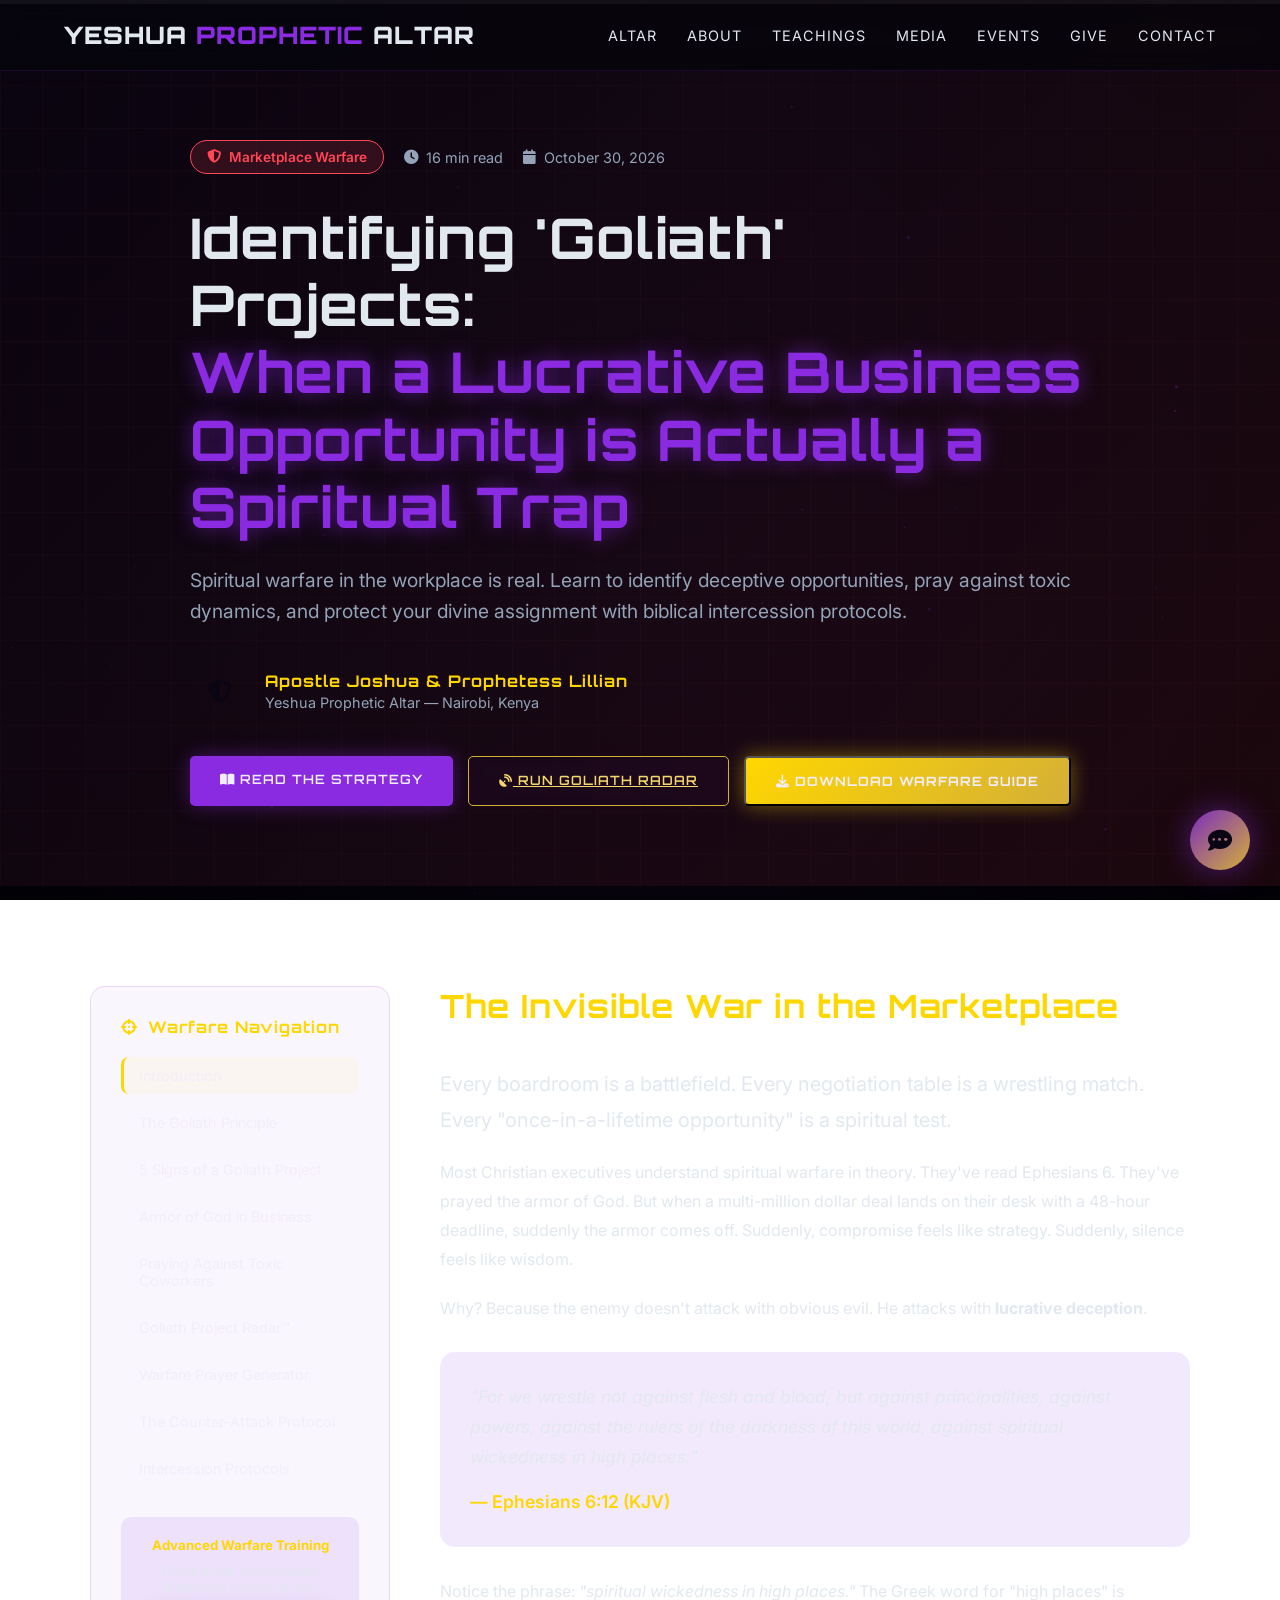
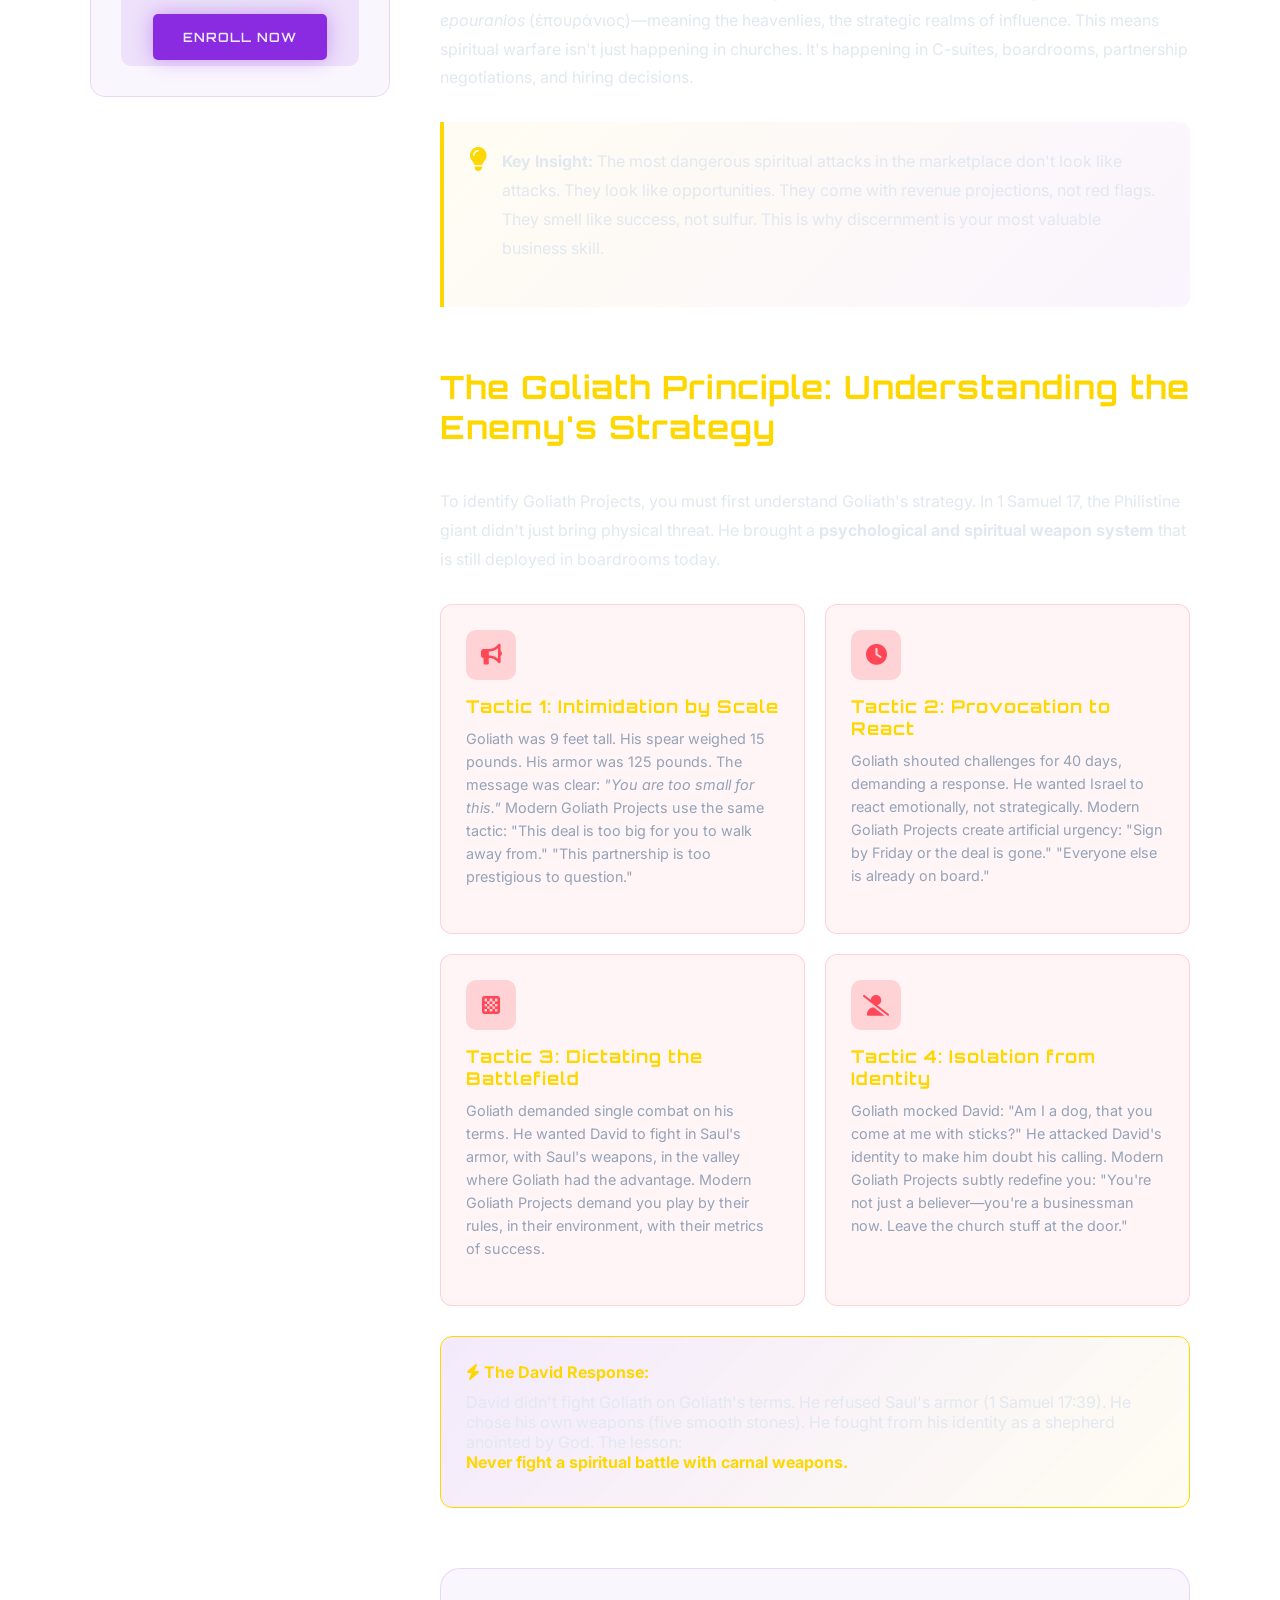
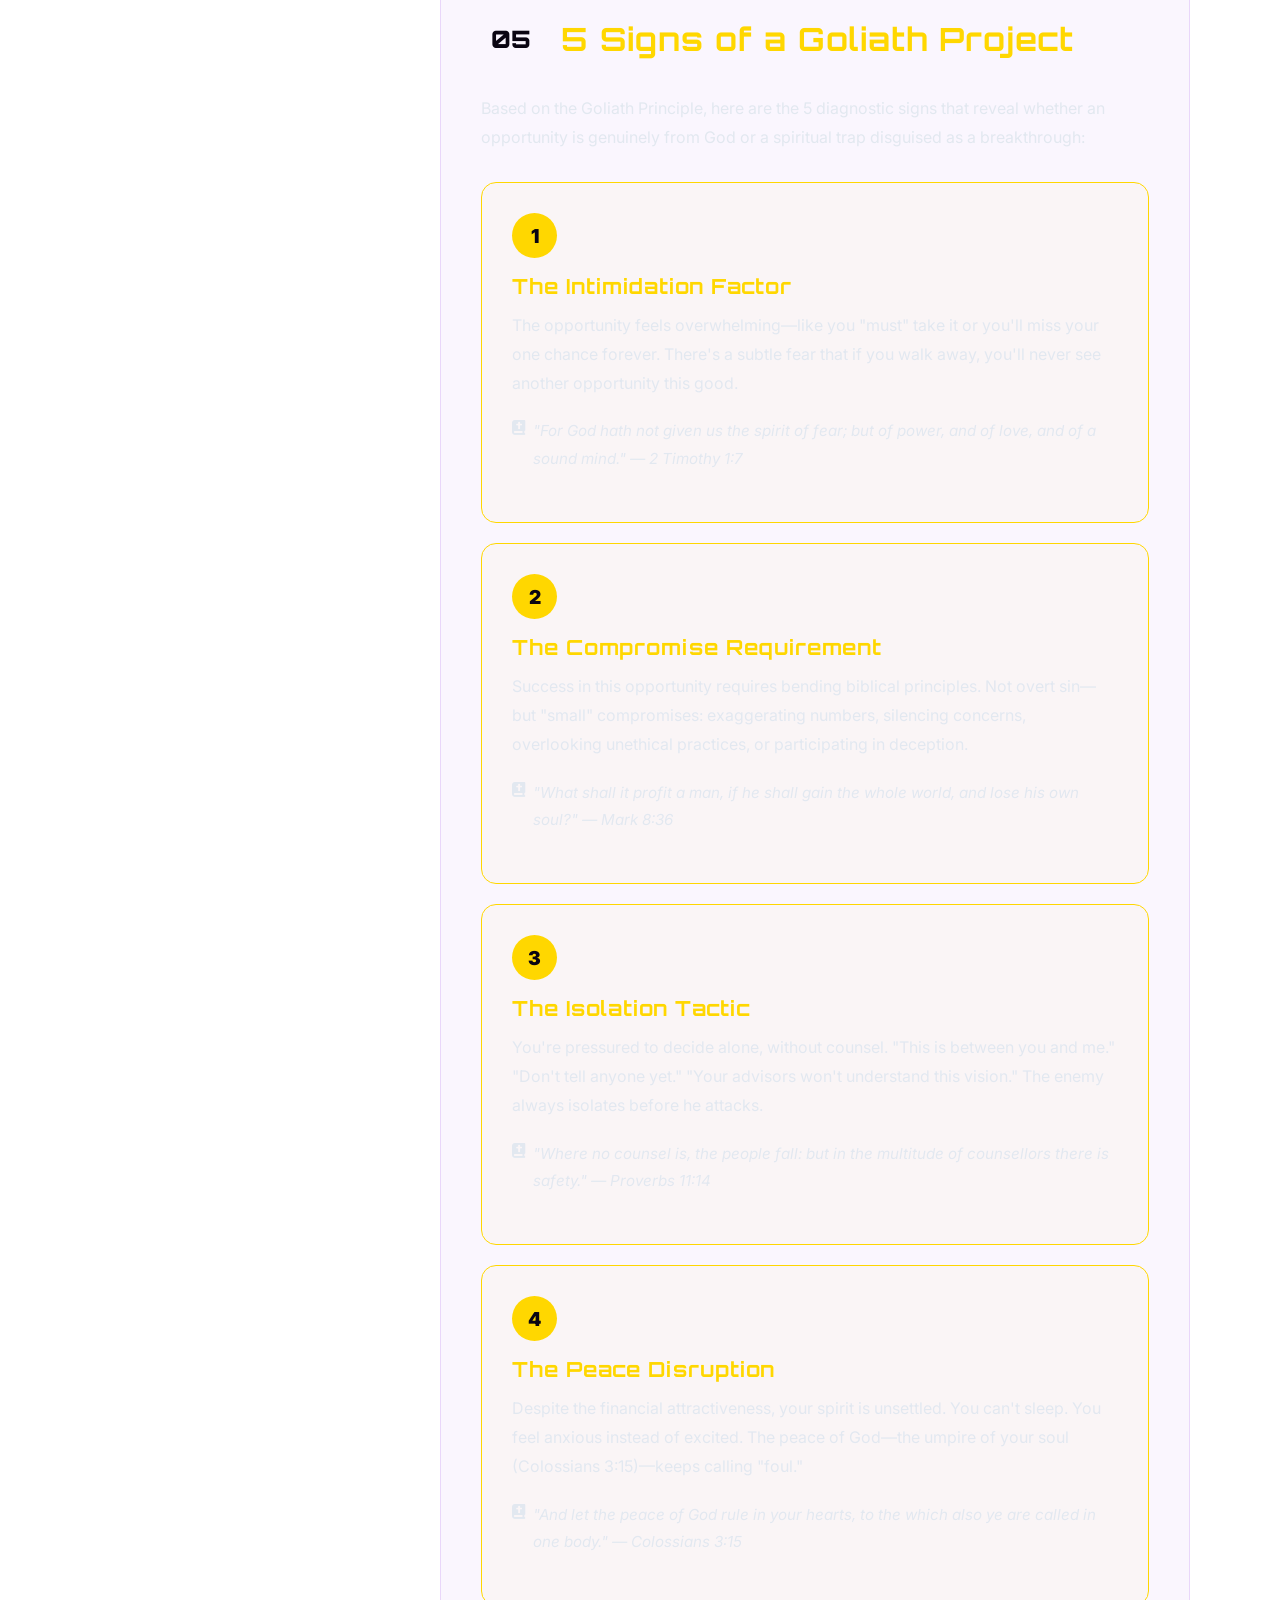
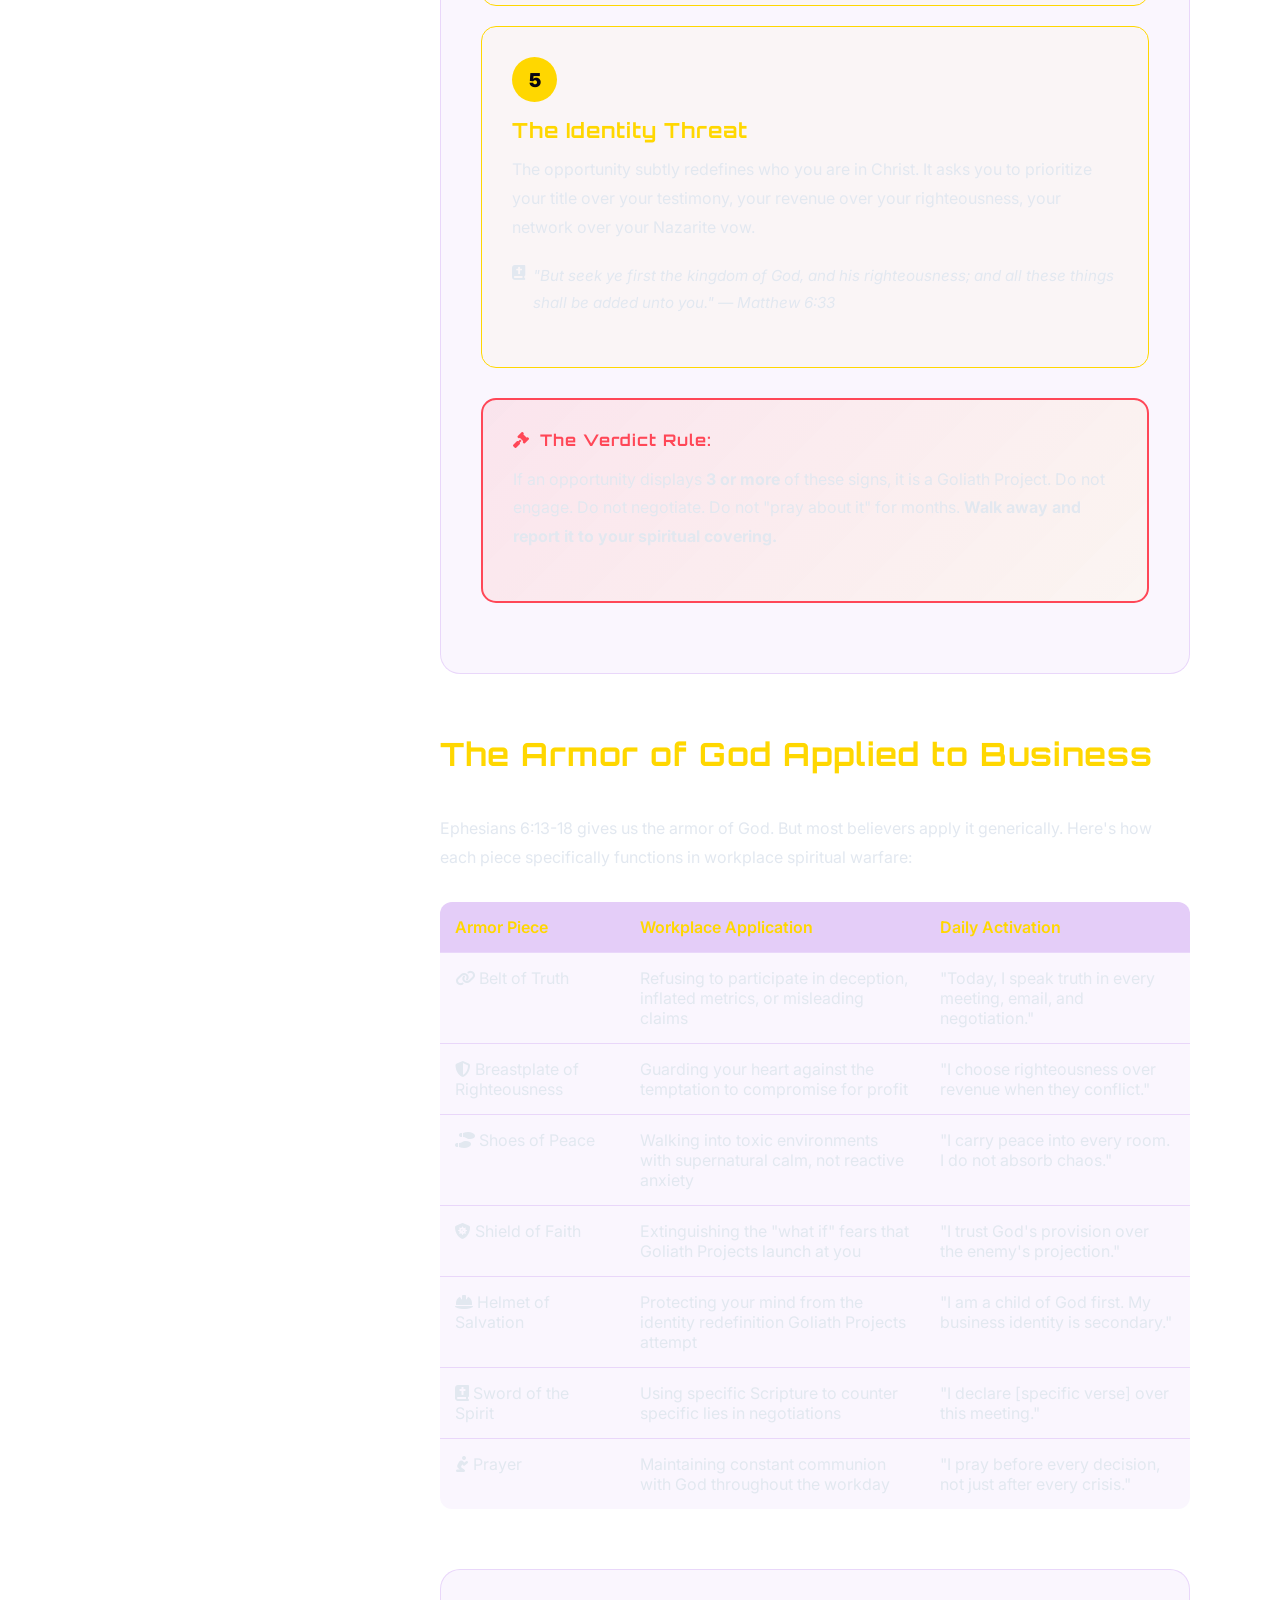
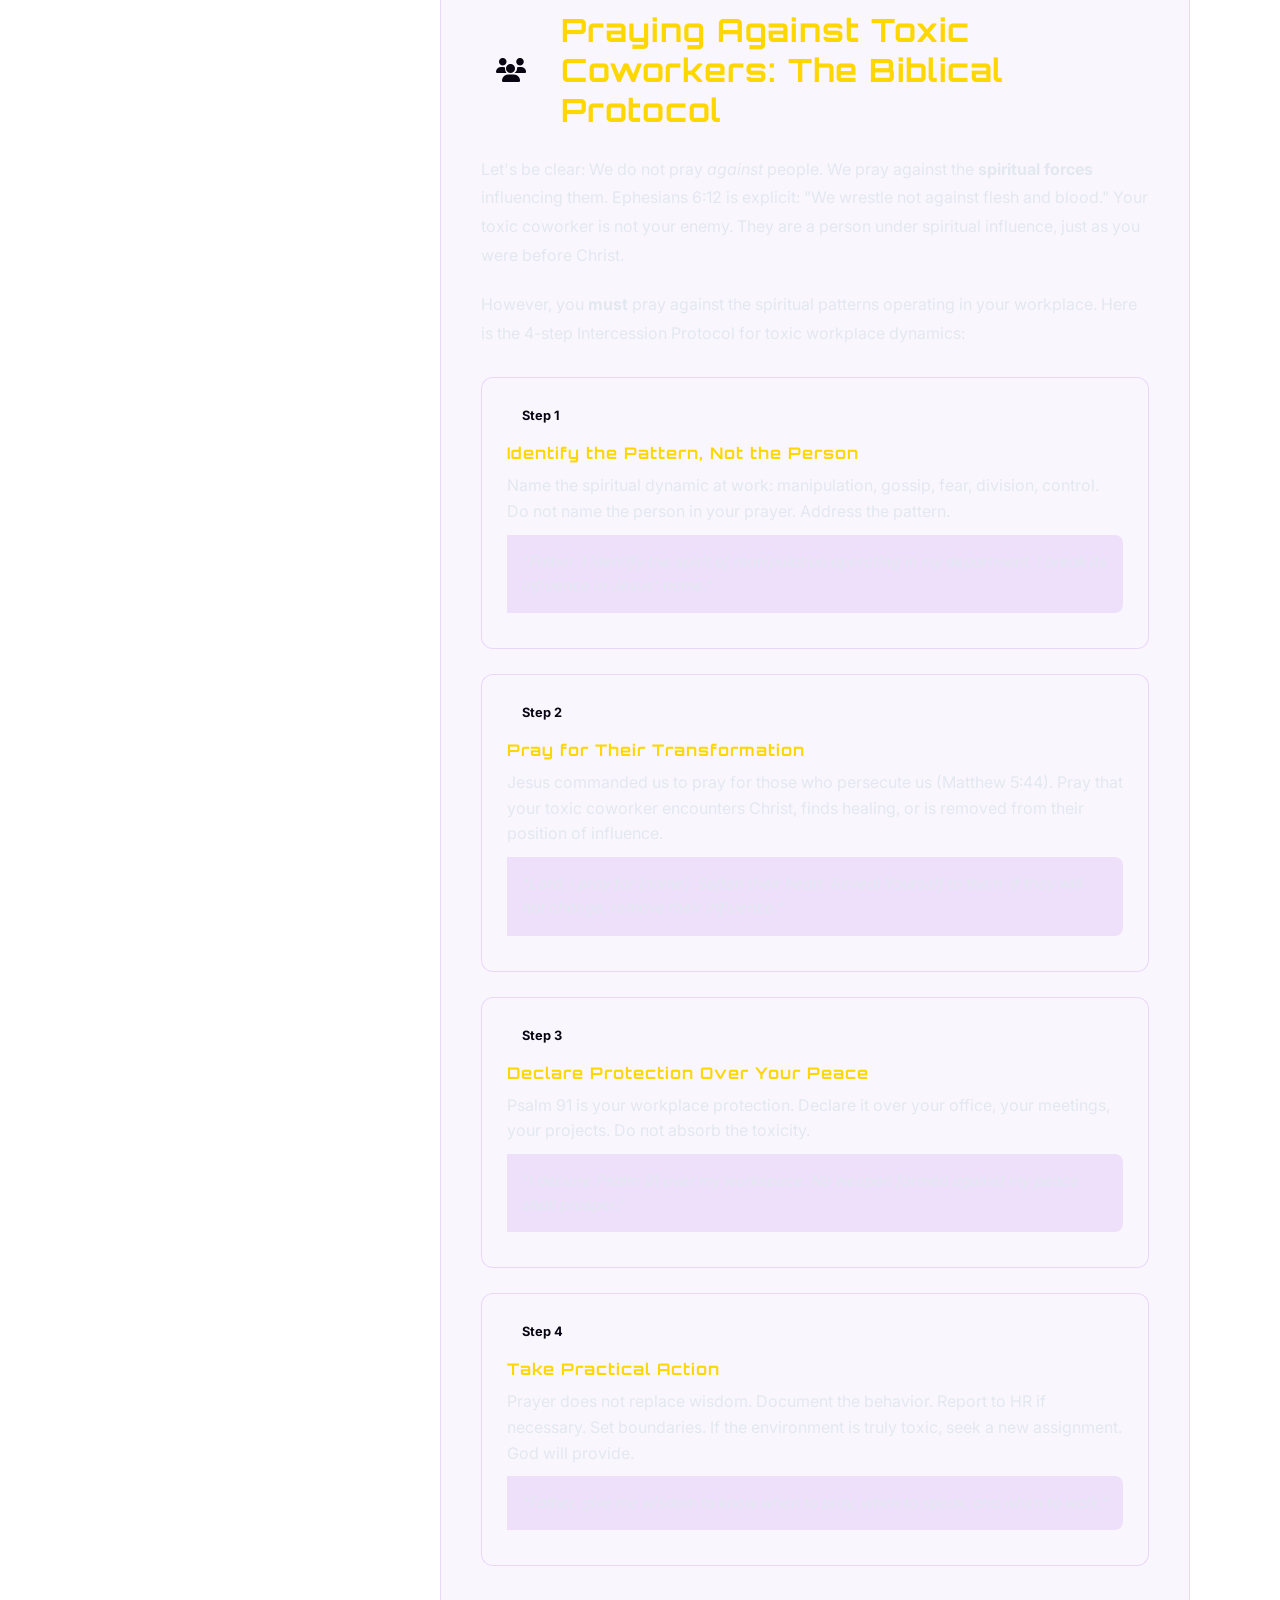
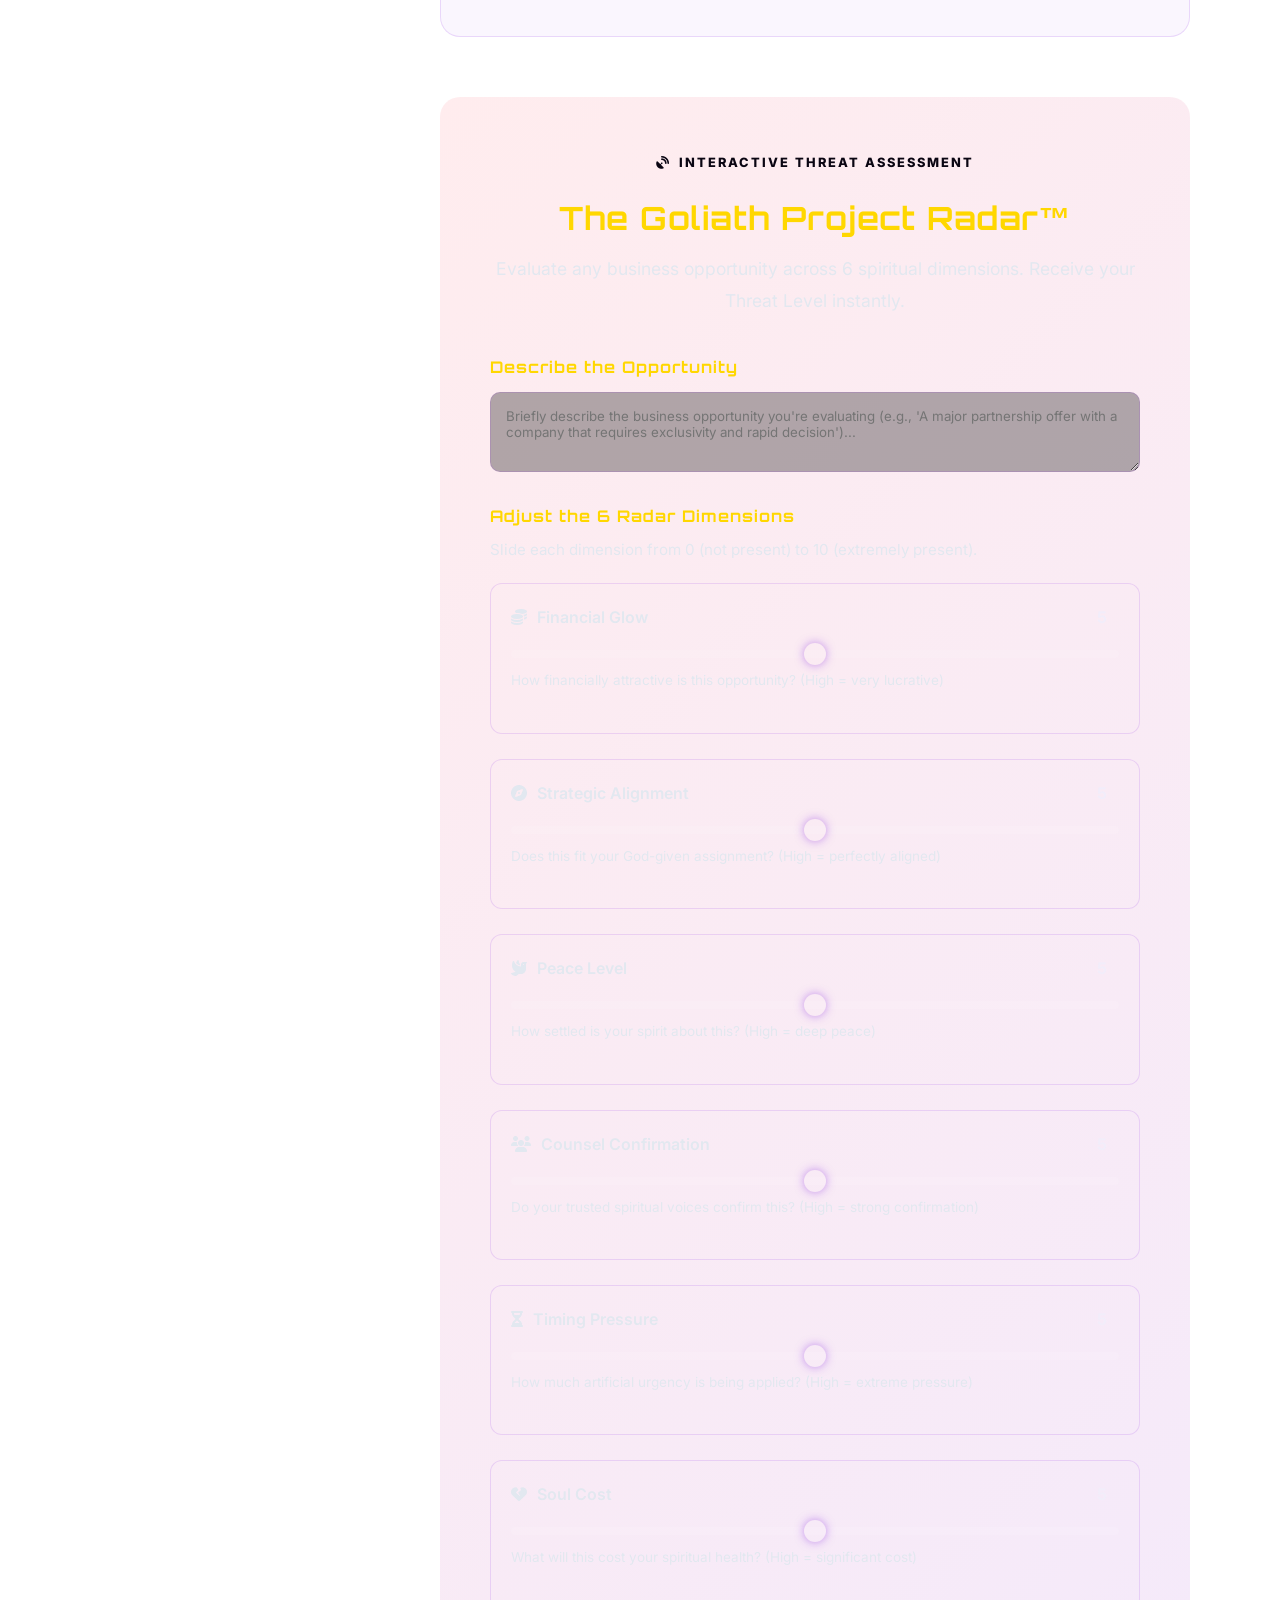
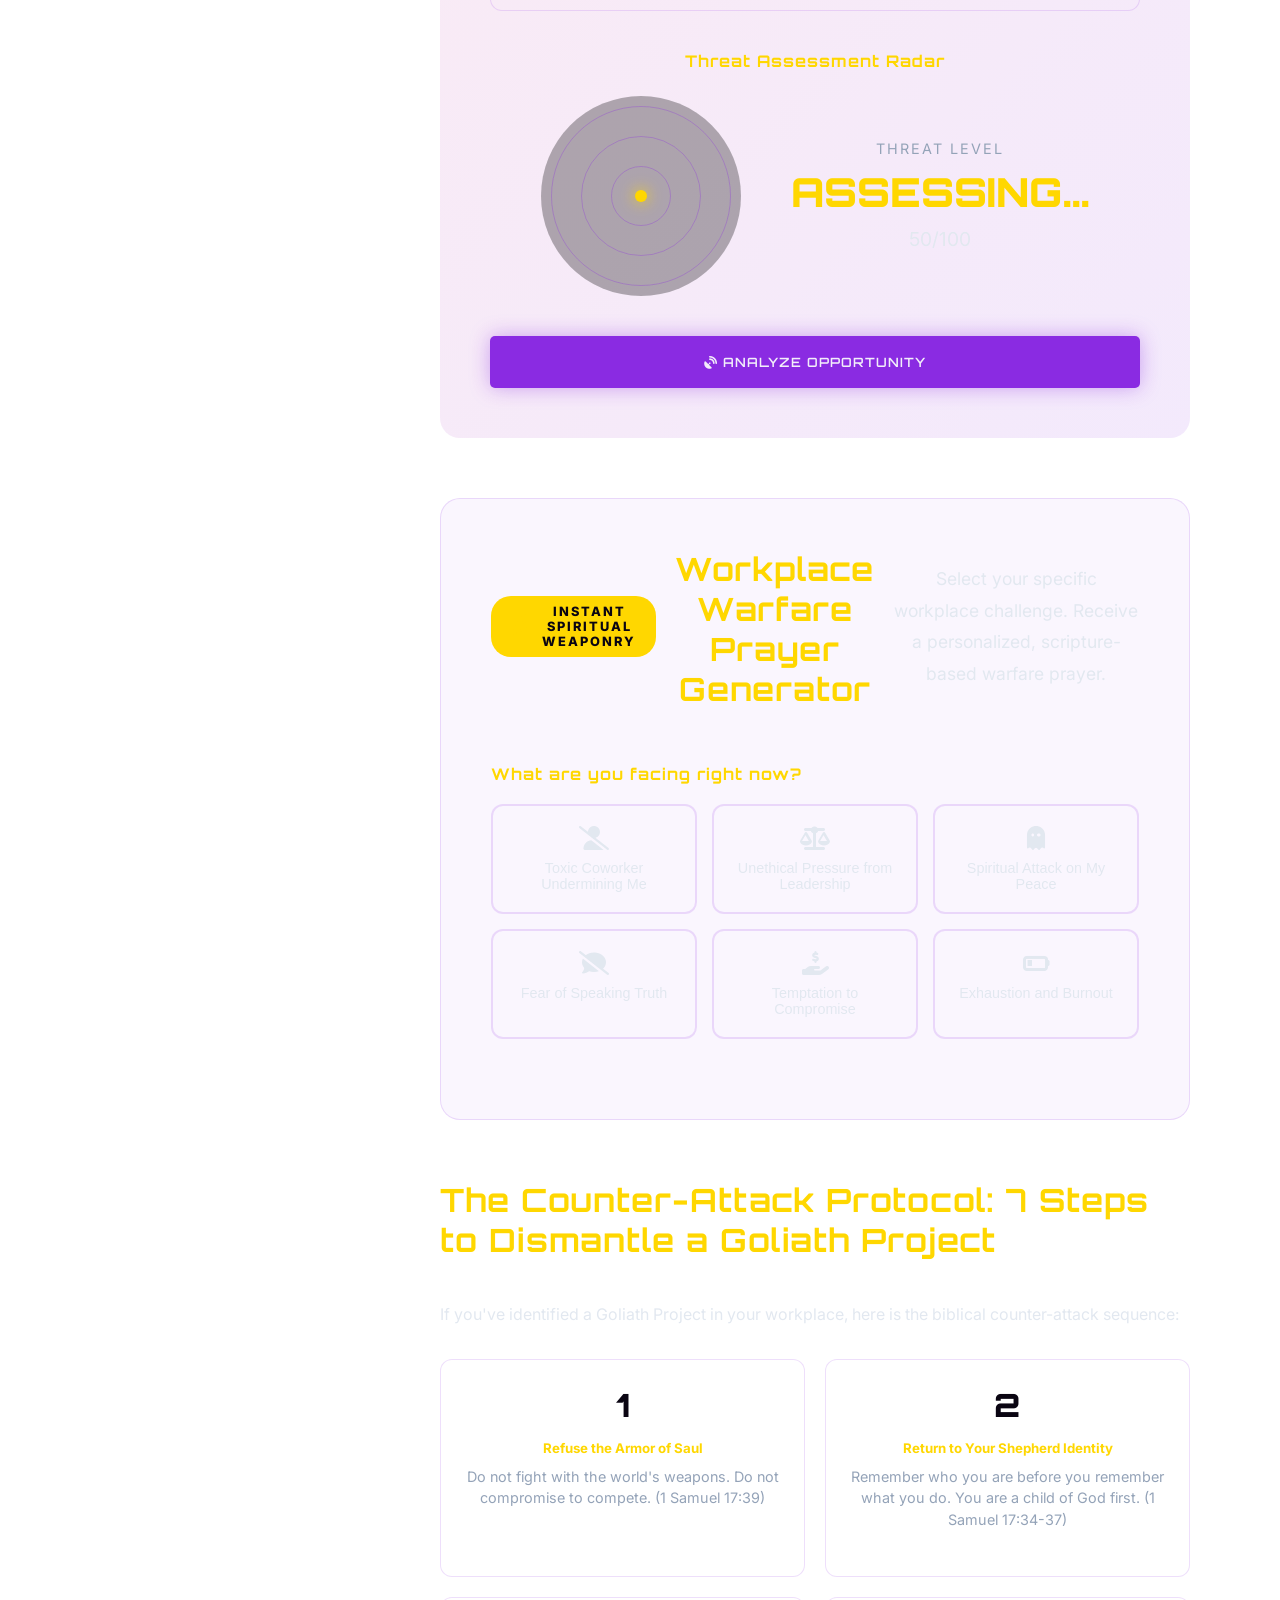
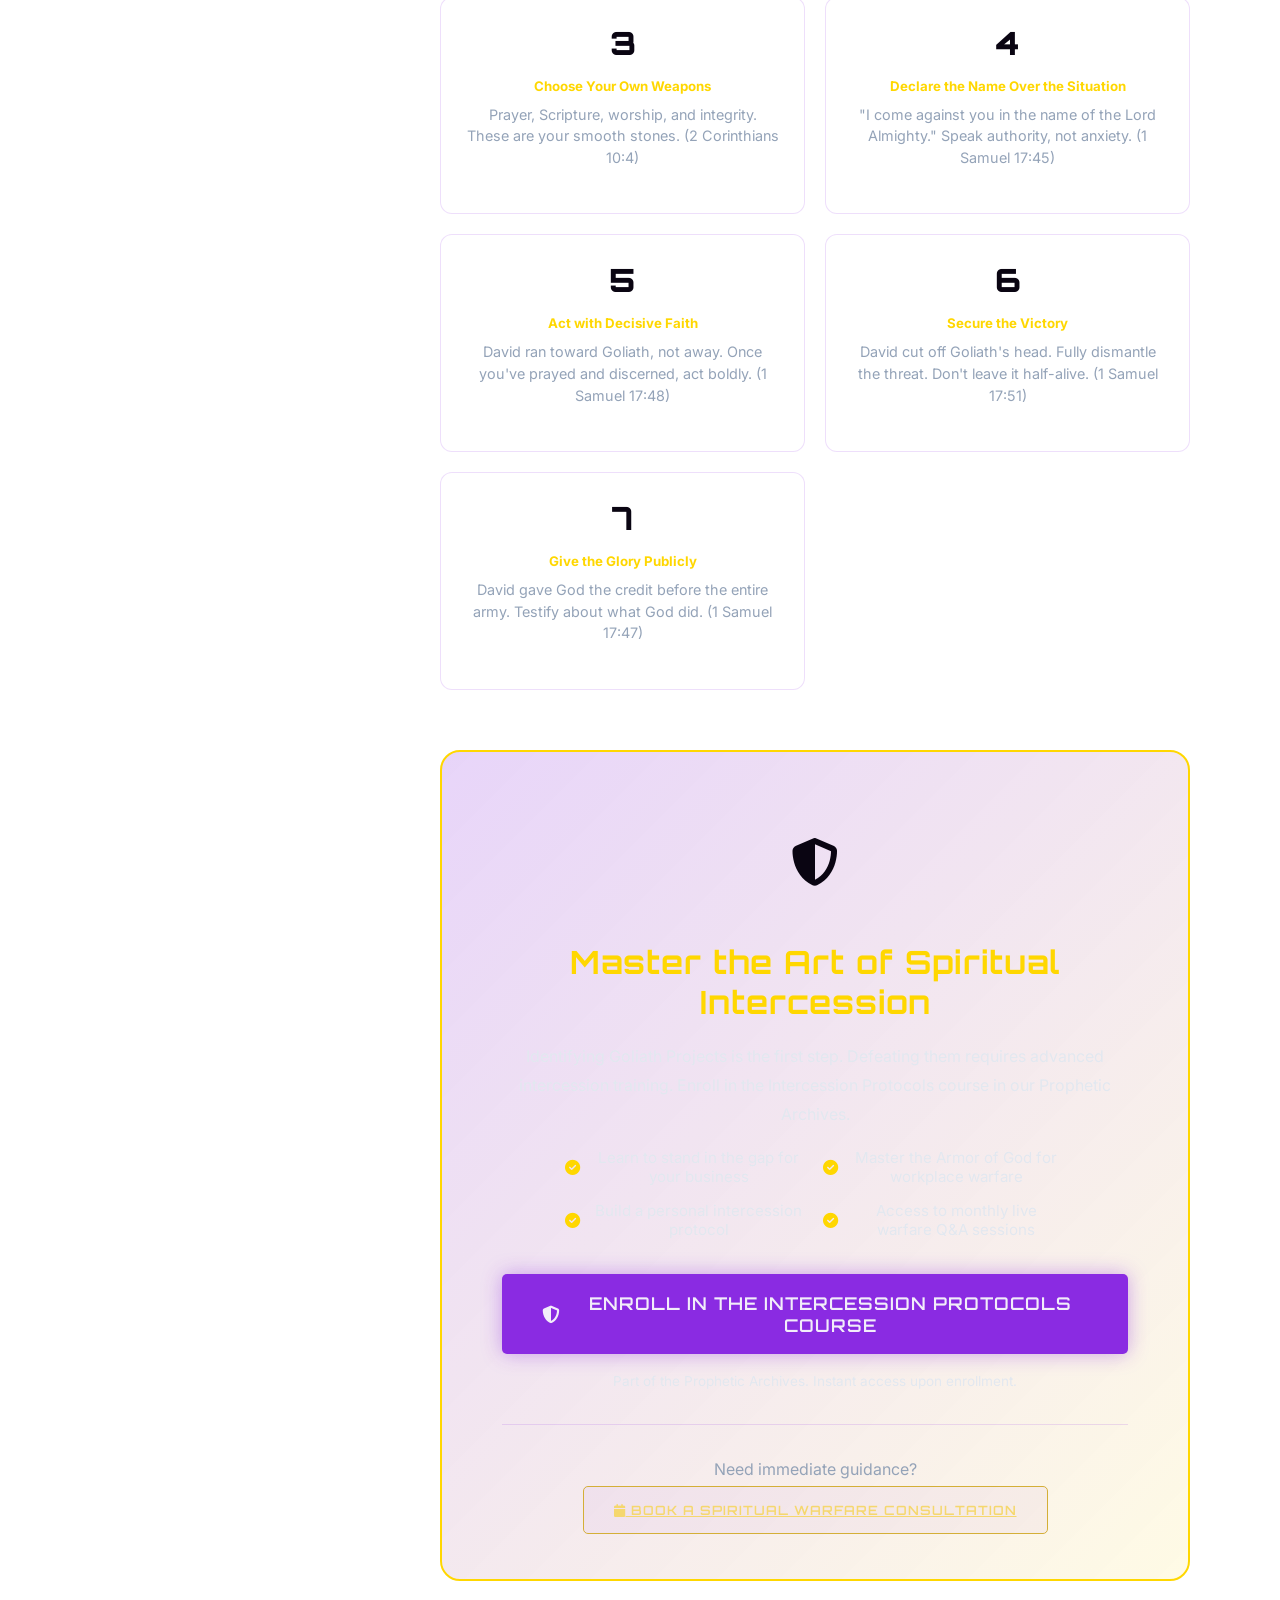
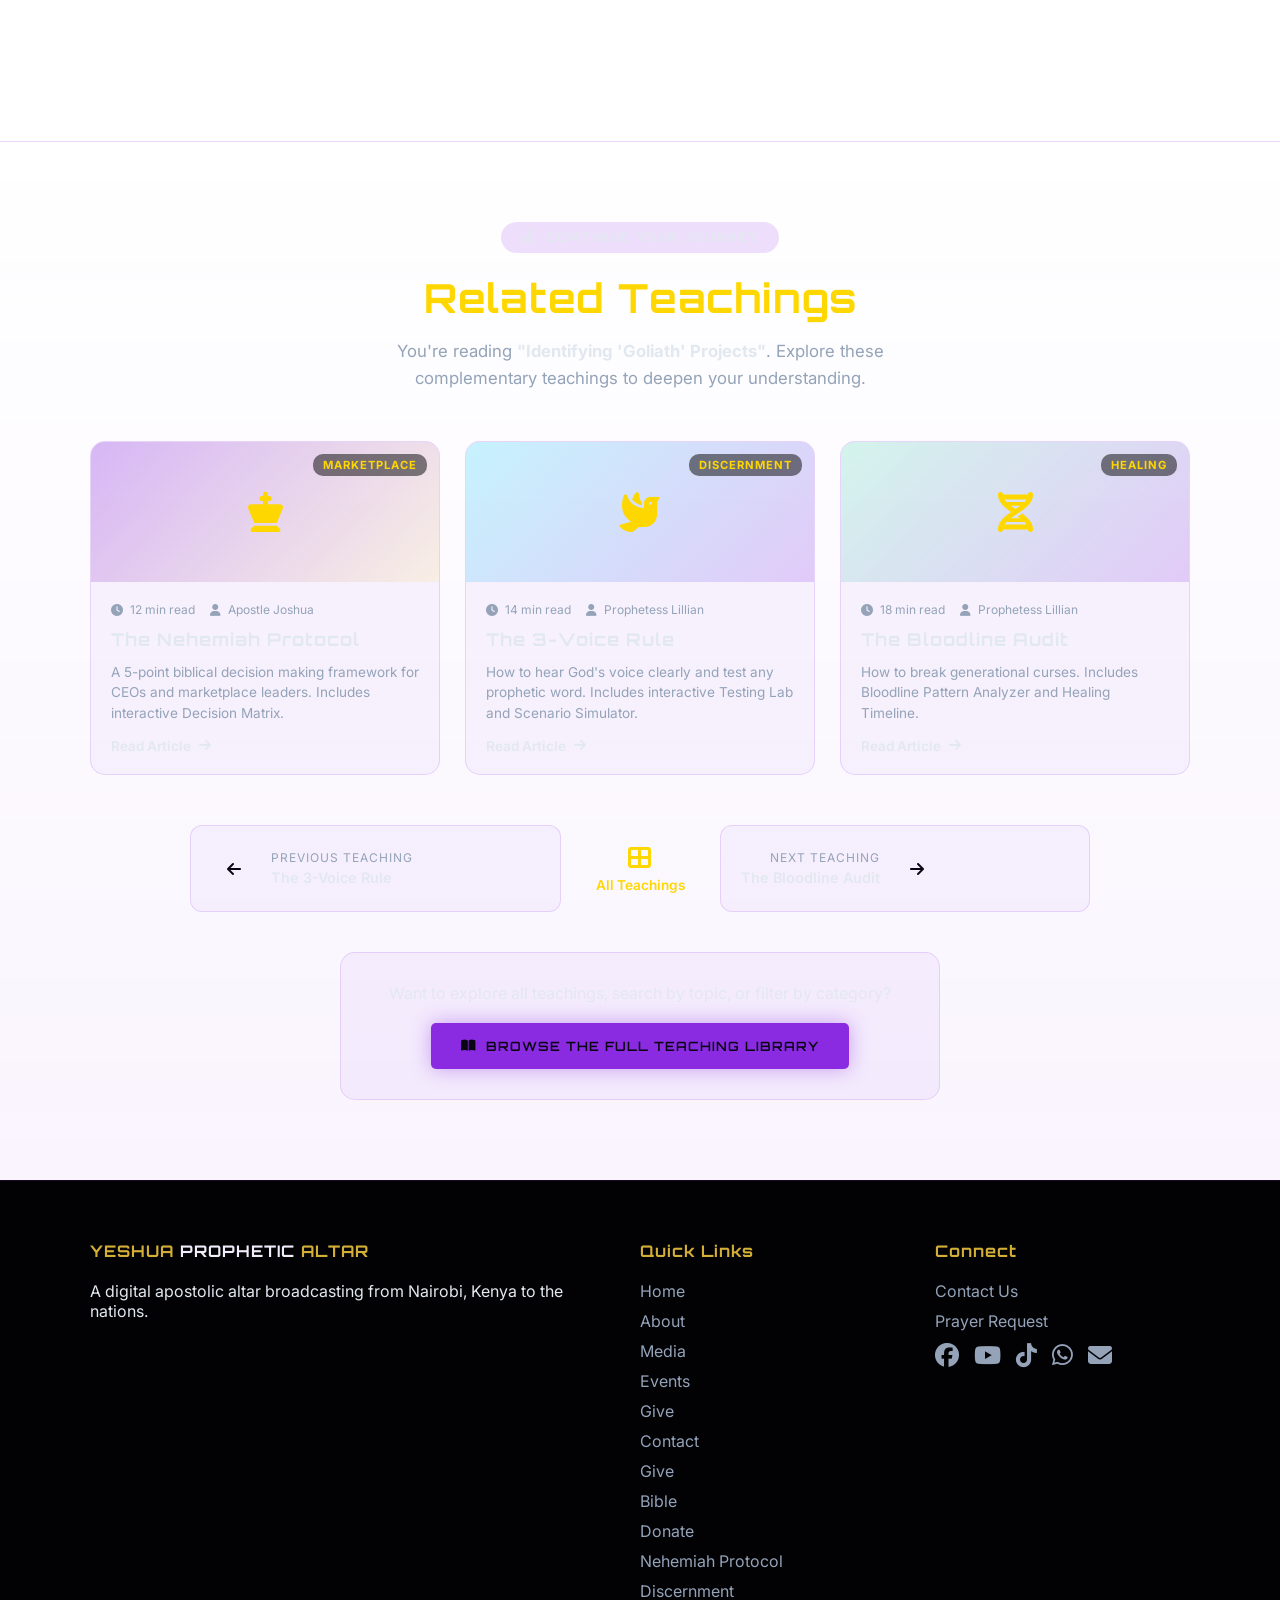
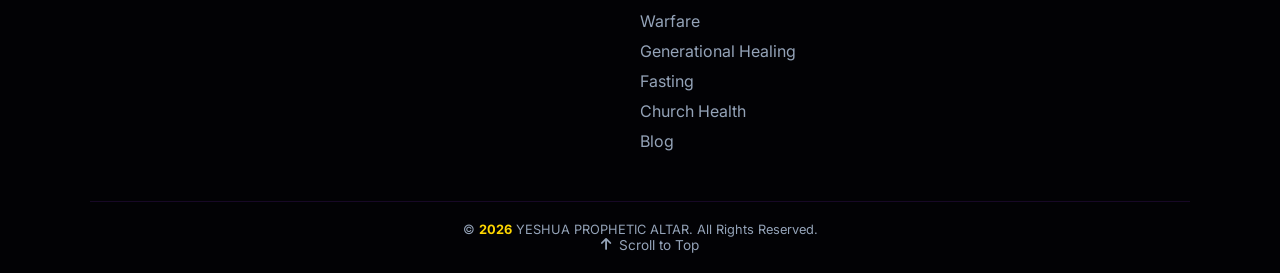
<file: goliath-projects.html>
<!DOCTYPE html>
<html lang="en">

<head>
    <meta charset="UTF-8">
    <meta name="viewport" content="width=device-width, initial-scale=1.0">
    <meta http-equiv="X-UA-Compatible" content="IE=edge">

    <!-- PRIMARY SEO META TAGS -->
    <title>Identifying Goliath Projects: Spiritual Warfare in the Workplace | Yeshua Prophetic Altar</title>
    <meta name="title"
        content="Identifying 'Goliath' Projects: When a Lucrative Business Opportunity is Actually a Spiritual Trap">
    <meta name="description"
        content="Learn spiritual warfare in the workplace. Discover how to identify Goliath Projects, pray against toxic coworkers, and protect your divine assignment. Enroll in the Intercession Protocols course.">
    <meta name="keywords"
        content="Spiritual warfare in the workplace, Praying against toxic coworkers, Goliath Projects, Christian business discernment, workplace spiritual attack, Intercession Protocols">
    <meta name="author" content="Apostle Joshua & Prophetess Lillian">
    <meta name="robots" content="index, follow">
    <link rel="canonical" href="https://yeshuapropheticaltar.org/goliath-projects.html">

    <!-- OPEN GRAPH / FACEBOOK -->
    <meta property="og:type" content="article">
    <meta property="og:url" content="https://yeshuapropheticaltar.org/goliath-projects.html">
    <meta property="og:title" content="Identifying Goliath Projects: Spiritual Warfare in the Workplace">
    <meta property="og:description"
        content="When a lucrative business opportunity is actually a spiritual trap. Learn to identify Goliath Projects and pray against toxic workplace dynamics.">
    <meta property="og:image" content="https://yeshuapropheticaltar.org/goliath-projects-og.jpg">
    <meta property="article:published_time" content="2026-10-30">
    <meta property="article:author" content="Yeshua Prophetic Altar">
    <meta property="article:section" content="Marketplace Warfare">

    <!-- TWITTER CARD -->
    <meta property="twitter:card" content="summary_large_image">
    <meta property="twitter:url" content="https://yeshuapropheticaltar.org/goliath-projects.html">
    <meta property="twitter:title" content="Identifying Goliath Projects: Spiritual Warfare in the Workplace">
    <meta property="twitter:description"
        content="When a lucrative business opportunity is actually a spiritual trap. Learn to identify Goliath Projects.">
    <meta property="twitter:image" content="https://yeshuapropheticaltar.org/goliath-projects-og.jpg">

    <!-- FAVICON & THEME -->
    <link rel="icon" type="image/webp" href="assets/media/image/logoyeshuaprophetic.webp">
    <meta name="theme-color" content="#0A0512">

    <!-- FONTS & ICONS -->
    <link rel="preconnect" href="https://fonts.googleapis.com">
    <link rel="preconnect" href="https://fonts.gstatic.com" crossorigin>
    <link
        href="https://fonts.googleapis.com/css2?family=Orbitron:wght@400;700;900&family=Inter:wght@300;400;500;600;700;800&display=swap"
        rel="stylesheet">
    <link rel="stylesheet" href="https://cdnjs.cloudflare.com/ajax/libs/font-awesome/6.4.0/css/all.min.css">

    <!-- AOS ANIMATION LIBRARY -->
    <link href="https://unpkg.com/aos@2.3.1/dist/aos.css" rel="stylesheet">

    <!-- MAIN STYLESHEET -->
    <link rel="stylesheet" href="style.css">

    <!-- ========================================== -->
    <!-- OMEGA-TIER SEO: ARTICLE + FAQ + BREADCRUMB + SOFTWARE SCHEMA -->
    <!-- ========================================== -->
    <script type="application/ld+json">
    {
      "@context": "https://schema.org",
      "@graph": [
        {
          "@type": "Article",
          "@id": "https://yeshuapropheticaltar.org/goliath-projects.html#article",
          "mainEntityOfPage": {
            "@type": "WebPage",
            "@id": "https://yeshuapropheticaltar.org/goliath-projects.html"
          },
          "headline": "Identifying 'Goliath' Projects: When a Lucrative Business Opportunity is Actually a Spiritual Trap",
          "description": "Master spiritual warfare in the workplace. Learn to identify Goliath Projects, pray against toxic coworkers, and protect your divine assignment with biblical intercession protocols.",
          "image": "https://yeshuapropheticaltar.org/goliath-projects-og.jpg",
          "author": {
            "@type": "Person",
            "name": "Apostle Joshua & Prophetess Lillian",
            "jobTitle": "Apostolic Leaders",
            "worksFor": {
              "@id": "https://yeshuapropheticaltar.org/#organization"
            }
          },
          "publisher": {
            "@type": "Organization",
            "name": "Yeshua Prophetic Altar",
            "logo": {
              "@type": "ImageObject",
              "url": "https://yeshuapropheticaltar.org/assets/media/image/logoyeshuaprophetic.webp"
            }
          },
          "datePublished": "2026-10-30",
          "dateModified": "2026-10-30",
          "articleSection": "Marketplace Warfare",
          "keywords": "Spiritual warfare in the workplace, Praying against toxic coworkers, Goliath Projects",
          "wordCount": 3500,
          "inLanguage": "English"
        },
        {
          "@type": "BreadcrumbList",
          "itemListElement": [
            {
              "@type": "ListItem",
              "position": 1,
              "name": "Home",
              "item": "https://yeshuapropheticaltar.org/"
            },
            {
              "@type": "ListItem",
              "position": 2,
              "name": "Marketplace Ministry",
              "item": "https://yeshuapropheticaltar.org/media.html"
            },
            {
              "@type": "ListItem",
              "position": 3,
              "name": "Identifying Goliath Projects",
              "item": "https://yeshuapropheticaltar.org/goliath-projects.html"
            }
          ]
        },
        {
          "@type": "FAQPage",
          "mainEntity": [
            {
              "@type": "Question",
              "name": "What is spiritual warfare in the workplace?",
              "acceptedAnswer": {
                "@type": "Answer",
                "text": "Spiritual warfare in the workplace refers to the invisible spiritual battles that manifest as toxic dynamics, unethical pressure, fear, and deceptive opportunities in professional environments. Ephesians 6:12 teaches that we wrestle not against flesh and blood, but against spiritual forces. Workplace warfare involves recognizing these patterns and responding with prayer, discernment, and the armor of God rather than reactive emotion."
              }
            },
            {
              "@type": "Question",
              "name": "How do I pray against toxic coworkers?",
              "acceptedAnswer": {
                "@type": "Answer",
                "text": "Biblical prayer against toxic coworkers does not mean praying against the person, but against the spiritual forces influencing them. Pray for their transformation, for protection of your peace, for wisdom in your responses, and for the breaking of toxic patterns. Use Ephesians 6 armor prayers and declare Psalm 91 over your workspace. Focus on spiritual authority, not personal retaliation."
              }
            },
            {
              "@type": "Question",
              "name": "How do I know if a business opportunity is a spiritual trap?",
              "acceptedAnswer": {
                "@type": "Answer",
                "text": "A business opportunity may be a 'Goliath Project' if it creates overwhelming pressure to decide quickly, requires compromising biblical principles, isolates you from wise counsel, disrupts your inner peace despite financial attractiveness, or subtly redefines your identity in Christ. Apply the 5-Sign Test and the Goliath Project Radar to evaluate the opportunity before committing."
              }
            }
          ]
        }
      ]
    }
    </script>
</head>

<body>
    <canvas id="bg-canvas" aria-hidden="true"></canvas>

    <!-- READING PROGRESS BAR -->
    <div class="reading-progress" id="readingProgress">
        <div class="progress-fill" id="progressFill"></div>
    </div>

    <div id="site-header"></div>

    <main id="main-content">

        <!-- ========================================== -->
        <!-- ARTICLE HERO SECTION -->
        <!-- ========================================== -->
        <section class="article-hero warfare-hero">
            <div class="hero-overlay"></div>
            <div class="container">
                <div class="article-hero-content" data-aos="fade-up">
                    <div class="article-meta-top">
                        <span class="category-badge"><i class="fas fa-shield-alt"></i> Marketplace Warfare</span>
                        <span class="read-time"><i class="fas fa-clock"></i> 16 min read</span>
                        <span class="article-date"><i class="fas fa-calendar"></i> October 30, 2026</span>
                    </div>

                    <h1 class="article-title">Identifying 'Goliath' Projects:<br><span class="glow">When a Lucrative
                            Business Opportunity is Actually a Spiritual Trap</span></h1>

                    <p class="article-subtitle">Spiritual warfare in the workplace is real. Learn to identify deceptive
                        opportunities, pray against toxic dynamics, and protect your divine assignment with biblical
                        intercession protocols.</p>

                    <div class="article-author">
                        <div class="author-avatar">
                            <i class="fas fa-shield-alt"></i>
                        </div>
                        <div class="author-info">
                            <h4>Apostle Joshua & Prophetess Lillian</h4>
                            <p>Yeshua Prophetic Altar — Nairobi, Kenya</p>
                        </div>
                    </div>

                    <div class="hero-actions">
                        <a href="#article-content" class="btn-neon"><i class="fas fa-book-open"></i> Read The
                            Strategy</a>
                        <a href="#goliath-radar" class="btn-glass"><i class="fas fa-satellite-dish"></i> Run Goliath
                            Radar</a>
                        <button onclick="downloadWarfareGuide()" class="btn-salvation"><i class="fas fa-download"></i>
                            Download Warfare Guide</button>
                    </div>
                </div>
            </div>
        </section>

        <!-- ========================================== -->
        <!-- MAIN ARTICLE CONTENT -->
        <!-- ========================================== -->
        <section id="article-content" class="section">
            <div class="container">
                <div class="article-grid">

                    <!-- LEFT COLUMN: Table of Contents (Sticky) -->
                    <aside class="article-sidebar" data-aos="fade-right">
                        <div class="toc-card">
                            <h4><i class="fas fa-crosshairs"></i> Warfare Navigation</h4>
                            <nav class="toc-nav">
                                <a href="#introduction" class="toc-link active">Introduction</a>
                                <a href="#goliath-principle" class="toc-link">The Goliath Principle</a>
                                <a href="#five-signs" class="toc-link">5 Signs of a Goliath Project</a>
                                <a href="#armor-applied" class="toc-link">Armor of God in Business</a>
                                <a href="#toxic-coworkers" class="toc-link">Praying Against Toxic Coworkers</a>
                                <a href="#goliath-radar" class="toc-link">Goliath Project Radar™</a>
                                <a href="#prayer-generator" class="toc-link">Warfare Prayer Generator</a>
                                <a href="#counter-attack" class="toc-link">The Counter-Attack Protocol</a>
                                <a href="#conversion" class="toc-link">Intercession Protocols</a>
                            </nav>

                            <div class="sidebar-cta">
                                <h5>Advanced Warfare Training</h5>
                                <p>Enroll in the Intercession Protocols course in our Prophetic Archives.</p>
                                <a href="media.html" class="btn-neon" style="width: 100%; text-align: center;">Enroll
                                    Now</a>
                            </div>
                        </div>
                    </aside>

                    <!-- RIGHT COLUMN: Article Body -->
                    <article class="article-body" id="articleBody">

                        <!-- INTRODUCTION -->
                        <div id="introduction" class="article-section" data-aos="fade-up">
                            <h2 class="section-heading">The Invisible War in the Marketplace</h2>
                            <p class="lead-paragraph">Every boardroom is a battlefield. Every negotiation table is a
                                wrestling match. Every "once-in-a-lifetime opportunity" is a spiritual test.</p>
                            <p>Most Christian executives understand spiritual warfare in theory. They've read Ephesians
                                6. They've prayed the armor of God. But when a multi-million dollar deal lands on their
                                desk with a 48-hour deadline, suddenly the armor comes off. Suddenly, compromise feels
                                like strategy. Suddenly, silence feels like wisdom.</p>
                            <p>Why? Because the enemy doesn't attack with obvious evil. He attacks with
                                <strong>lucrative deception</strong>.</p>
                            <blockquote class="scripture-block">
                                "For we wrestle not against flesh and blood, but against principalities, against powers,
                                against the rulers of the darkness of this world, against spiritual wickedness in high
                                places."
                                <cite>— Ephesians 6:12 (KJV)</cite>
                            </blockquote>
                            <p>Notice the phrase: <em>"spiritual wickedness in high places."</em> The Greek word for
                                "high places" is <em>epouranios</em> (ἐπουράνιος)—meaning the heavenlies, the strategic
                                realms of influence. This means spiritual warfare isn't just happening in churches. It's
                                happening in C-suites, boardrooms, partnership negotiations, and hiring decisions.</p>
                            <div class="key-insight">
                                <i class="fas fa-lightbulb"></i>
                                <p><strong>Key Insight:</strong> The most dangerous spiritual attacks in the marketplace
                                    don't look like attacks. They look like opportunities. They come with revenue
                                    projections, not red flags. They smell like success, not sulfur. This is why
                                    discernment is your most valuable business skill.</p>
                            </div>
                        </div>

                        <!-- THE GOLIATH PRINCIPLE -->
                        <div id="goliath-principle" class="article-section" data-aos="fade-up">
                            <h2 class="section-heading">The Goliath Principle: Understanding the Enemy's Strategy</h2>
                            <p>To identify Goliath Projects, you must first understand Goliath's strategy. In 1 Samuel
                                17, the Philistine giant didn't just bring physical threat. He brought a
                                <strong>psychological and spiritual weapon system</strong> that is still deployed in
                                boardrooms today.</p>

                            <div class="goliath-strategy">
                                <div class="strategy-card">
                                    <div class="strategy-icon"><i class="fas fa-bullhorn"></i></div>
                                    <h4>Tactic 1: Intimidation by Scale</h4>
                                    <p>Goliath was 9 feet tall. His spear weighed 15 pounds. His armor was 125 pounds.
                                        The message was clear: <em>"You are too small for this."</em> Modern Goliath
                                        Projects use the same tactic: "This deal is too big for you to walk away from."
                                        "This partnership is too prestigious to question."</p>
                                </div>
                                <div class="strategy-card">
                                    <div class="strategy-icon"><i class="fas fa-clock"></i></div>
                                    <h4>Tactic 2: Provocation to React</h4>
                                    <p>Goliath shouted challenges for 40 days, demanding a response. He wanted Israel to
                                        react emotionally, not strategically. Modern Goliath Projects create artificial
                                        urgency: "Sign by Friday or the deal is gone." "Everyone else is already on
                                        board."</p>
                                </div>
                                <div class="strategy-card">
                                    <div class="strategy-icon"><i class="fas fa-chess-board"></i></div>
                                    <h4>Tactic 3: Dictating the Battlefield</h4>
                                    <p>Goliath demanded single combat on his terms. He wanted David to fight in Saul's
                                        armor, with Saul's weapons, in the valley where Goliath had the advantage.
                                        Modern Goliath Projects demand you play by their rules, in their environment,
                                        with their metrics of success.</p>
                                </div>
                                <div class="strategy-card">
                                    <div class="strategy-icon"><i class="fas fa-user-slash"></i></div>
                                    <h4>Tactic 4: Isolation from Identity</h4>
                                    <p>Goliath mocked David: "Am I a dog, that you come at me with sticks?" He attacked
                                        David's identity to make him doubt his calling. Modern Goliath Projects subtly
                                        redefine you: "You're not just a believer—you're a businessman now. Leave the
                                        church stuff at the door."</p>
                                </div>
                            </div>

                            <div class="action-box">
                                <strong><i class="fas fa-bolt"></i> The David Response:</strong> David didn't fight
                                Goliath on Goliath's terms. He refused Saul's armor (1 Samuel 17:39). He chose his own
                                weapons (five smooth stones). He fought from his identity as a shepherd anointed by God.
                                The lesson: <strong>Never fight a spiritual battle with carnal weapons.</strong>
                            </div>
                        </div>

                        <!-- FIVE SIGNS -->
                        <div id="five-signs" class="article-section protocol-point" data-aos="fade-up">
                            <div class="point-header">
                                <div class="point-number-badge">05</div>
                                <h2 class="section-heading">5 Signs of a Goliath Project</h2>
                            </div>
                            <p>Based on the Goliath Principle, here are the 5 diagnostic signs that reveal whether an
                                opportunity is genuinely from God or a spiritual trap disguised as a breakthrough:</p>

                            <div class="signs-container">
                                <div class="sign-card" data-aos="fade-up">
                                    <div class="sign-number">1</div>
                                    <h4>The Intimidation Factor</h4>
                                    <p class="sign-description">The opportunity feels overwhelming—like you "must" take
                                        it or you'll miss your one chance forever. There's a subtle fear that if you
                                        walk away, you'll never see another opportunity this good.</p>
                                    <p class="sign-scripture"><i class="fas fa-book-bible"></i> "For God hath not given
                                        us the spirit of fear; but of power, and of love, and of a sound mind." — 2
                                        Timothy 1:7</p>
                                </div>
                                <div class="sign-card" data-aos="fade-up" data-aos-delay="100">
                                    <div class="sign-number">2</div>
                                    <h4>The Compromise Requirement</h4>
                                    <p class="sign-description">Success in this opportunity requires bending biblical
                                        principles. Not overt sin—but "small" compromises: exaggerating numbers,
                                        silencing concerns, overlooking unethical practices, or participating in
                                        deception.</p>
                                    <p class="sign-scripture"><i class="fas fa-book-bible"></i> "What shall it profit a
                                        man, if he shall gain the whole world, and lose his own soul?" — Mark 8:36</p>
                                </div>
                                <div class="sign-card" data-aos="fade-up" data-aos-delay="200">
                                    <div class="sign-number">3</div>
                                    <h4>The Isolation Tactic</h4>
                                    <p class="sign-description">You're pressured to decide alone, without counsel. "This
                                        is between you and me." "Don't tell anyone yet." "Your advisors won't understand
                                        this vision." The enemy always isolates before he attacks.</p>
                                    <p class="sign-scripture"><i class="fas fa-book-bible"></i> "Where no counsel is,
                                        the people fall: but in the multitude of counsellors there is safety." —
                                        Proverbs 11:14</p>
                                </div>
                                <div class="sign-card" data-aos="fade-up" data-aos-delay="300">
                                    <div class="sign-number">4</div>
                                    <h4>The Peace Disruption</h4>
                                    <p class="sign-description">Despite the financial attractiveness, your spirit is
                                        unsettled. You can't sleep. You feel anxious instead of excited. The peace of
                                        God—the umpire of your soul (Colossians 3:15)—keeps calling "foul."</p>
                                    <p class="sign-scripture"><i class="fas fa-book-bible"></i> "And let the peace of
                                        God rule in your hearts, to the which also ye are called in one body." —
                                        Colossians 3:15</p>
                                </div>
                                <div class="sign-card" data-aos="fade-up" data-aos-delay="400">
                                    <div class="sign-number">5</div>
                                    <h4>The Identity Threat</h4>
                                    <p class="sign-description">The opportunity subtly redefines who you are in Christ.
                                        It asks you to prioritize your title over your testimony, your revenue over your
                                        righteousness, your network over your Nazarite vow.</p>
                                    <p class="sign-scripture"><i class="fas fa-book-bible"></i> "But seek ye first the
                                        kingdom of God, and his righteousness; and all these things shall be added unto
                                        you." — Matthew 6:33</p>
                                </div>
                            </div>

                            <div class="verdict-box">
                                <h4><i class="fas fa-gavel"></i> The Verdict Rule:</h4>
                                <p>If an opportunity displays <strong>3 or more</strong> of these signs, it is a Goliath
                                    Project. Do not engage. Do not negotiate. Do not "pray about it" for months.
                                    <strong>Walk away and report it to your spiritual covering.</strong></p>
                            </div>
                        </div>

                        <!-- ARMOR APPLIED -->
                        <div id="armor-applied" class="article-section" data-aos="fade-up">
                            <h2 class="section-heading">The Armor of God Applied to Business</h2>
                            <p>Ephesians 6:13-18 gives us the armor of God. But most believers apply it generically.
                                Here's how each piece specifically functions in workplace spiritual warfare:</p>

                            <table class="armor-table">
                                <thead>
                                    <tr>
                                        <th>Armor Piece</th>
                                        <th>Workplace Application</th>
                                        <th>Daily Activation</th>
                                    </tr>
                                </thead>
                                <tbody>
                                    <tr>
                                        <td><i class="fas fa-link"></i> Belt of Truth</td>
                                        <td>Refusing to participate in deception, inflated metrics, or misleading claims
                                        </td>
                                        <td>"Today, I speak truth in every meeting, email, and negotiation."</td>
                                    </tr>
                                    <tr>
                                        <td><i class="fas fa-shield-alt"></i> Breastplate of Righteousness</td>
                                        <td>Guarding your heart against the temptation to compromise for profit</td>
                                        <td>"I choose righteousness over revenue when they conflict."</td>
                                    </tr>
                                    <tr>
                                        <td><i class="fas fa-shoe-prints"></i> Shoes of Peace</td>
                                        <td>Walking into toxic environments with supernatural calm, not reactive anxiety
                                        </td>
                                        <td>"I carry peace into every room. I do not absorb chaos."</td>
                                    </tr>
                                    <tr>
                                        <td><i class="fas fa-shield-virus"></i> Shield of Faith</td>
                                        <td>Extinguishing the "what if" fears that Goliath Projects launch at you</td>
                                        <td>"I trust God's provision over the enemy's projection."</td>
                                    </tr>
                                    <tr>
                                        <td><i class="fas fa-hard-hat"></i> Helmet of Salvation</td>
                                        <td>Protecting your mind from the identity redefinition Goliath Projects attempt
                                        </td>
                                        <td>"I am a child of God first. My business identity is secondary."</td>
                                    </tr>
                                    <tr>
                                        <td><i class="fas fa-book-bible"></i> Sword of the Spirit</td>
                                        <td>Using specific Scripture to counter specific lies in negotiations</td>
                                        <td>"I declare [specific verse] over this meeting."</td>
                                    </tr>
                                    <tr>
                                        <td><i class="fas fa-pray"></i> Prayer</td>
                                        <td>Maintaining constant communion with God throughout the workday</td>
                                        <td>"I pray before every decision, not just after every crisis."</td>
                                    </tr>
                                </tbody>
                            </table>
                        </div>

                        <!-- TOXIC COWORKERS -->
                        <div id="toxic-coworkers" class="article-section protocol-point" data-aos="fade-up">
                            <div class="point-header">
                                <div class="point-number-badge"><i class="fas fa-users"></i></div>
                                <h2 class="section-heading">Praying Against Toxic Coworkers: The Biblical Protocol</h2>
                            </div>
                            <p>Let's be clear: We do not pray <em>against</em> people. We pray against the
                                <strong>spiritual forces</strong> influencing them. Ephesians 6:12 is explicit: "We
                                wrestle not against flesh and blood." Your toxic coworker is not your enemy. They are a
                                person under spiritual influence, just as you were before Christ.</p>
                            <p>However, you <strong>must</strong> pray against the spiritual patterns operating in your
                                workplace. Here is the 4-step Intercession Protocol for toxic workplace dynamics:</p>

                            <div class="toxic-steps">
                                <div class="toxic-step">
                                    <div class="step-number-badge">Step 1</div>
                                    <h4>Identify the Pattern, Not the Person</h4>
                                    <p>Name the spiritual dynamic at work: manipulation, gossip, fear, division,
                                        control. Do not name the person in your prayer. Address the pattern.</p>
                                    <p class="prayer-example">"Father, I identify the spirit of manipulation operating
                                        in my department. I break its influence in Jesus' name."</p>
                                </div>
                                <div class="toxic-step">
                                    <div class="step-number-badge">Step 2</div>
                                    <h4>Pray for Their Transformation</h4>
                                    <p>Jesus commanded us to pray for those who persecute us (Matthew 5:44). Pray that
                                        your toxic coworker encounters Christ, finds healing, or is removed from their
                                        position of influence.</p>
                                    <p class="prayer-example">"Lord, I pray for [name]. Soften their heart. Reveal
                                        Yourself to them. If they will not change, remove their influence."</p>
                                </div>
                                <div class="toxic-step">
                                    <div class="step-number-badge">Step 3</div>
                                    <h4>Declare Protection Over Your Peace</h4>
                                    <p>Psalm 91 is your workplace protection. Declare it over your office, your
                                        meetings, your projects. Do not absorb the toxicity.</p>
                                    <p class="prayer-example">"I declare Psalm 91 over my workspace. No weapon formed
                                        against my peace shall prosper."</p>
                                </div>
                                <div class="toxic-step">
                                    <div class="step-number-badge">Step 4</div>
                                    <h4>Take Practical Action</h4>
                                    <p>Prayer does not replace wisdom. Document the behavior. Report to HR if necessary.
                                        Set boundaries. If the environment is truly toxic, seek a new assignment. God
                                        will provide.</p>
                                    <p class="prayer-example">"Father, give me wisdom to know when to pray, when to
                                        speak, and when to walk."</p>
                                </div>
                            </div>
                        </div>

                        <!-- ========================================== -->
                        <!-- UPGRADED FEATURE 1: GOLIATH PROJECT RADAR -->
                        <!-- ========================================== -->
                        <div id="goliath-radar" class="article-section" data-aos="fade-up">
                            <div class="radar-container">
                                <div class="radar-header">
                                    <div class="radar-badge"><i class="fas fa-satellite-dish"></i> INTERACTIVE THREAT
                                        ASSESSMENT</div>
                                    <h2>The Goliath Project Radar™</h2>
                                    <p>Evaluate any business opportunity across 6 spiritual dimensions. Receive your
                                        Threat Level instantly.</p>
                                </div>

                                <div class="radar-input-section">
                                    <h4>Describe the Opportunity</h4>
                                    <textarea id="opportunityDescription"
                                        placeholder="Briefly describe the business opportunity you're evaluating (e.g., 'A major partnership offer with a company that requires exclusivity and rapid decision')..."
                                        rows="3"></textarea>
                                </div>

                                <div class="radar-dimensions">
                                    <h4>Adjust the 6 Radar Dimensions</h4>
                                    <p class="radar-instruction">Slide each dimension from 0 (not present) to 10
                                        (extremely present).</p>

                                    <div class="dimension-slider">
                                        <div class="dimension-label">
                                            <i class="fas fa-coins"></i>
                                            <span>Financial Glow</span>
                                            <span class="dimension-value" id="financialValue">5</span>
                                        </div>
                                        <input type="range" id="financialSlider" min="0" max="10" value="5"
                                            class="slider">
                                        <p class="dimension-desc">How financially attractive is this opportunity? (High
                                            = very lucrative)</p>
                                    </div>

                                    <div class="dimension-slider">
                                        <div class="dimension-label">
                                            <i class="fas fa-compass"></i>
                                            <span>Strategic Alignment</span>
                                            <span class="dimension-value" id="alignmentValue">5</span>
                                        </div>
                                        <input type="range" id="alignmentSlider" min="0" max="10" value="5"
                                            class="slider">
                                        <p class="dimension-desc">Does this fit your God-given assignment? (High =
                                            perfectly aligned)</p>
                                    </div>

                                    <div class="dimension-slider">
                                        <div class="dimension-label">
                                            <i class="fas fa-dove"></i>
                                            <span>Peace Level</span>
                                            <span class="dimension-value" id="peaceValue">5</span>
                                        </div>
                                        <input type="range" id="peaceSlider" min="0" max="10" value="5" class="slider">
                                        <p class="dimension-desc">How settled is your spirit about this? (High = deep
                                            peace)</p>
                                    </div>

                                    <div class="dimension-slider">
                                        <div class="dimension-label">
                                            <i class="fas fa-users"></i>
                                            <span>Counsel Confirmation</span>
                                            <span class="dimension-value" id="counselValue">5</span>
                                        </div>
                                        <input type="range" id="counselSlider" min="0" max="10" value="5"
                                            class="slider">
                                        <p class="dimension-desc">Do your trusted spiritual voices confirm this? (High =
                                            strong confirmation)</p>
                                    </div>

                                    <div class="dimension-slider">
                                        <div class="dimension-label">
                                            <i class="fas fa-hourglass-half"></i>
                                            <span>Timing Pressure</span>
                                            <span class="dimension-value" id="pressureValue">5</span>
                                        </div>
                                        <input type="range" id="pressureSlider" min="0" max="10" value="5"
                                            class="slider">
                                        <p class="dimension-desc">How much artificial urgency is being applied? (High =
                                            extreme pressure)</p>
                                    </div>

                                    <div class="dimension-slider">
                                        <div class="dimension-label">
                                            <i class="fas fa-heart-crack"></i>
                                            <span>Soul Cost</span>
                                            <span class="dimension-value" id="soulValue">5</span>
                                        </div>
                                        <input type="range" id="soulSlider" min="0" max="10" value="5" class="slider">
                                        <p class="dimension-desc">What will this cost your spiritual health? (High =
                                            significant cost)</p>
                                    </div>
                                </div>

                                <div class="radar-visualization">
                                    <h4>Threat Assessment Radar</h4>
                                    <div class="radar-display">
                                        <div class="radar-circle">
                                            <div class="radar-ring ring-1"></div>
                                            <div class="radar-ring ring-2"></div>
                                            <div class="radar-ring ring-3"></div>
                                            <div class="radar-sweep"></div>
                                            <div id="radarBlip" class="radar-blip"></div>
                                        </div>
                                        <div class="threat-level-display">
                                            <div class="threat-label">THREAT LEVEL</div>
                                            <div id="threatLevelText" class="threat-value">ASSESSING...</div>
                                            <div id="threatScore" class="threat-score">50/100</div>
                                        </div>
                                    </div>
                                </div>

                                <div class="radar-action">
                                    <button id="analyzeBtn" class="btn-neon" style="width: 100%; padding: 18px;">
                                        <i class="fas fa-satellite-dish"></i> Analyze Opportunity
                                    </button>
                                </div>

                                <div id="radarResult" class="radar-result hidden">
                                    <div class="result-header">
                                        <div id="radarResultIcon" class="result-icon-large"></div>
                                        <h3 id="radarResultTitle"></h3>
                                    </div>
                                    <div id="radarResultVerdict" class="result-verdict"></div>
                                    <div id="radarResultRecommendation" class="result-recommendation"></div>
                                    <div class="result-actions">
                                        <a href="media.html" class="btn-neon">Enroll in Intercession Protocols</a>
                                        <button onclick="resetRadar()" class="btn-glass">Test Another
                                            Opportunity</button>
                                    </div>
                                </div>
                            </div>
                        </div>

                        <!-- ========================================== -->
                        <!-- UPGRADED FEATURE 2: WORKPLACE WARFARE PRAYER GENERATOR -->
                        <!-- ========================================== -->
                        <div id="prayer-generator" class="article-section" data-aos="fade-up">
                            <div class="prayer-container">
                                <div class="prayer-header">
                                    <div class="prayer-badge"><i class="fas fa-pray"></i> INSTANT SPIRITUAL WEAPONRY
                                    </div>
                                    <h2>Workplace Warfare Prayer Generator</h2>
                                    <p>Select your specific workplace challenge. Receive a personalized, scripture-based
                                        warfare prayer.</p>
                                </div>

                                <div class="prayer-situations">
                                    <h4>What are you facing right now?</h4>
                                    <div class="situation-grid">
                                        <button class="situation-btn" data-situation="toxic-coworker">
                                            <i class="fas fa-user-slash"></i>
                                            <span>Toxic Coworker Undermining Me</span>
                                        </button>
                                        <button class="situation-btn" data-situation="unethical-pressure">
                                            <i class="fas fa-balance-scale"></i>
                                            <span>Unethical Pressure from Leadership</span>
                                        </button>
                                        <button class="situation-btn" data-situation="spiritual-attack">
                                            <i class="fas fa-ghost"></i>
                                            <span>Spiritual Attack on My Peace</span>
                                        </button>
                                        <button class="situation-btn" data-situation="fear-speaking">
                                            <i class="fas fa-comment-slash"></i>
                                            <span>Fear of Speaking Truth</span>
                                        </button>
                                        <button class="situation-btn" data-situation="temptation-compromise">
                                            <i class="fas fa-hand-holding-usd"></i>
                                            <span>Temptation to Compromise</span>
                                        </button>
                                        <button class="situation-btn" data-situation="exhaustion">
                                            <i class="fas fa-battery-quarter"></i>
                                            <span>Exhaustion and Burnout</span>
                                        </button>
                                    </div>
                                </div>

                                <div id="prayerOutput" class="prayer-output hidden">
                                    <div class="prayer-card">
                                        <div class="prayer-card-header">
                                            <div class="prayer-icon"><i class="fas fa-pray"></i></div>
                                            <h3 id="prayerTitle"></h3>
                                        </div>
                                        <div class="prayer-scripture">
                                            <i class="fas fa-book-bible"></i>
                                            <p id="prayerVerse"></p>
                                        </div>
                                        <div class="prayer-text" id="prayerText"></div>
                                        <div class="prayer-actions">
                                            <button onclick="copyPrayer()" class="btn-glass"><i class="fas fa-copy"></i>
                                                Copy Prayer</button>
                                            <button onclick="sharePrayer()" class="btn-glass"><i
                                                    class="fas fa-share"></i> Share</button>
                                            <button onclick="newPrayer()" class="btn-neon"><i class="fas fa-sync"></i>
                                                New Situation</button>
                                        </div>
                                    </div>
                                </div>
                            </div>
                        </div>

                        <!-- COUNTER-ATTACK PROTOCOL -->
                        <div id="counter-attack" class="article-section" data-aos="fade-up">
                            <h2 class="section-heading">The Counter-Attack Protocol: 7 Steps to Dismantle a Goliath
                                Project</h2>
                            <p>If you've identified a Goliath Project in your workplace, here is the biblical
                                counter-attack sequence:</p>
                            <div class="counter-steps">
                                <div class="counter-step">
                                    <div class="step-number">1</div>
                                    <h5>Refuse the Armor of Saul</h5>
                                    <p>Do not fight with the world's weapons. Do not compromise to compete. (1 Samuel
                                        17:39)</p>
                                </div>
                                <div class="counter-step">
                                    <div class="step-number">2</div>
                                    <h5>Return to Your Shepherd Identity</h5>
                                    <p>Remember who you are before you remember what you do. You are a child of God
                                        first. (1 Samuel 17:34-37)</p>
                                </div>
                                <div class="counter-step">
                                    <div class="step-number">3</div>
                                    <h5>Choose Your Own Weapons</h5>
                                    <p>Prayer, Scripture, worship, and integrity. These are your smooth stones. (2
                                        Corinthians 10:4)</p>
                                </div>
                                <div class="counter-step">
                                    <div class="step-number">4</div>
                                    <h5>Declare the Name Over the Situation</h5>
                                    <p>"I come against you in the name of the Lord Almighty." Speak authority, not
                                        anxiety. (1 Samuel 17:45)</p>
                                </div>
                                <div class="counter-step">
                                    <div class="step-number">5</div>
                                    <h5>Act with Decisive Faith</h5>
                                    <p>David ran toward Goliath, not away. Once you've prayed and discerned, act boldly.
                                        (1 Samuel 17:48)</p>
                                </div>
                                <div class="counter-step">
                                    <div class="step-number">6</div>
                                    <h5>Secure the Victory</h5>
                                    <p>David cut off Goliath's head. Fully dismantle the threat. Don't leave it
                                        half-alive. (1 Samuel 17:51)</p>
                                </div>
                                <div class="counter-step">
                                    <div class="step-number">7</div>
                                    <h5>Give the Glory Publicly</h5>
                                    <p>David gave God the credit before the entire army. Testify about what God did. (1
                                        Samuel 17:47)</p>
                                </div>
                            </div>
                        </div>

                        <!-- CONVERSION SECTION -->
                        <div id="conversion" class="article-section conversion-section" data-aos="fade-up">
                            <div class="conversion-card">
                                <div class="conversion-icon">
                                    <i class="fas fa-shield-alt"></i>
                                </div>
                                <h2>Master the Art of Spiritual Intercession</h2>
                                <p>Identifying Goliath Projects is the first step. Defeating them requires advanced
                                    intercession training. Enroll in the Intercession Protocols course in our Prophetic
                                    Archives.</p>

                                <div class="conversion-features">
                                    <div class="feature-item">
                                        <i class="fas fa-check-circle"></i>
                                        <span>Learn to stand in the gap for your business</span>
                                    </div>
                                    <div class="feature-item">
                                        <i class="fas fa-check-circle"></i>
                                        <span>Master the Armor of God for workplace warfare</span>
                                    </div>
                                    <div class="feature-item">
                                        <i class="fas fa-check-circle"></i>
                                        <span>Build a personal intercession protocol</span>
                                    </div>
                                    <div class="feature-item">
                                        <i class="fas fa-check-circle"></i>
                                        <span>Access to monthly live warfare Q&A sessions</span>
                                    </div>
                                </div>

                                <a href="media.html" class="btn-neon conversion-btn">
                                    <i class="fas fa-shield-alt"></i> Enroll in the Intercession Protocols Course
                                </a>
                                <p class="conversion-microcopy">Part of the Prophetic Archives. Instant access upon
                                    enrollment.</p>

                                <div class="secondary-cta">
                                    <p>Need immediate guidance?</p>
                                    <a href="contact.html?subject=warfare-consultation" class="btn-glass">
                                        <i class="fas fa-calendar"></i> Book a Spiritual Warfare Consultation
                                    </a>
                                </div>
                            </div>
                        </div>

                    </article>
                </div>
            </div>
        </section>

    </main>

    <div id="site-footer"></div>
    <div id="ai-container"></div>

    <!-- SCRIPTS -->
    <script src="https://unpkg.com/aos@2.3.1/dist/aos.js"></script>
    <script src="components.js"></script>
    <script src="script.js"></script>

    <!-- PAGE-SPECIFIC SCRIPTS -->
    <script>
        // Initialize AOS
        AOS.init({ duration: 800, once: true, offset: 50 });

        // ==========================================
        // READING PROGRESS BAR
        // ==========================================
        window.addEventListener('scroll', () => {
            const articleBody = document.getElementById('articleBody');
            const progressFill = document.getElementById('progressFill');
            if (!articleBody || !progressFill) return;

            const articleTop = articleBody.offsetTop;
            const articleHeight = articleBody.offsetHeight;
            const windowHeight = window.innerHeight;
            const scrolled = window.scrollY;

            const progress = Math.min(Math.max((scrolled - articleTop + windowHeight / 2) / articleHeight * 100, 0), 100);
            progressFill.style.width = progress + '%';
        });

        // ==========================================
        // TABLE OF CONTENTS ACTIVE STATE
        // ==========================================
        const tocLinks = document.querySelectorAll('.toc-link');
        const sections = document.querySelectorAll('.article-section');

        window.addEventListener('scroll', () => {
            let current = '';
            sections.forEach(section => {
                const sectionTop = section.offsetTop;
                if (window.scrollY >= sectionTop - 200) {
                    current = section.getAttribute('id');
                }
            });

            tocLinks.forEach(link => {
                link.classList.remove('active');
                if (link.getAttribute('href') === '#' + current) {
                    link.classList.add('active');
                }
            });
        });

        // ==========================================
        // UPGRADED FEATURE 1: GOLIATH PROJECT RADAR
        // ==========================================
        const sliders = {
            financial: document.getElementById('financialSlider'),
            alignment: document.getElementById('alignmentSlider'),
            peace: document.getElementById('peaceSlider'),
            counsel: document.getElementById('counselSlider'),
            pressure: document.getElementById('pressureSlider'),
            soul: document.getElementById('soulSlider')
        };

        const values = {
            financial: document.getElementById('financialValue'),
            alignment: document.getElementById('alignmentValue'),
            peace: document.getElementById('peaceValue'),
            counsel: document.getElementById('counselValue'),
            pressure: document.getElementById('pressureValue'),
            soul: document.getElementById('soulValue')
        };

        // Update values on slider change
        Object.keys(sliders).forEach(key => {
            sliders[key].addEventListener('input', () => {
                values[key].textContent = sliders[key].value;
            });
        });

        // Analyze button
        document.getElementById('analyzeBtn').addEventListener('click', () => {
            const financial = parseInt(sliders.financial.value);
            const alignment = parseInt(sliders.alignment.value);
            const peace = parseInt(sliders.peace.value);
            const counsel = parseInt(sliders.counsel.value);
            const pressure = parseInt(sliders.pressure.value);
            const soul = parseInt(sliders.soul.value);

            // Calculate threat score
            // High financial + low alignment + low peace + low counsel + high pressure + high soul cost = high threat
            const threatScore = Math.round(
                (financial * 0.15) +           // Financial attraction can be a trap
                ((10 - alignment) * 0.20) +    // Low alignment = high threat
                ((10 - peace) * 0.25) +        // Low peace = high threat
                ((10 - counsel) * 0.15) +      // Low counsel = high threat
                (pressure * 0.15) +            // High pressure = high threat
                (soul * 0.10)                  // High soul cost = high threat
            );

            // Update radar visualization
            updateRadar(threatScore);

            // Display result
            displayRadarResult(threatScore);
        });

        function updateRadar(score) {
            const threatLevelText = document.getElementById('threatLevelText');
            const threatScoreEl = document.getElementById('threatScore');
            const radarBlip = document.getElementById('radarBlip');

            threatScoreEl.textContent = score + '/100';

            if (score <= 30) {
                threatLevelText.textContent = 'LOW';
                threatLevelText.style.color = '#00ff88';
                radarBlip.style.background = '#00ff88';
            } else if (score <= 50) {
                threatLevelText.textContent = 'MEDIUM';
                threatLevelText.style.color = '#ffd700';
                radarBlip.style.background = '#ffd700';
            } else if (score <= 70) {
                threatLevelText.textContent = 'HIGH';
                threatLevelText.style.color = '#ff8c00';
                radarBlip.style.background = '#ff8c00';
            } else {
                threatLevelText.textContent = 'CRITICAL';
                threatLevelText.style.color = '#ff4757';
                radarBlip.style.background = '#ff4757';
            }

            // Move blip based on score (center = low, edge = high)
            const distance = (score / 100) * 45; // 45% max from center
            radarBlip.style.transform = `translate(${distance}%, ${distance}%)`;
        }

        function displayRadarResult(score) {
            const resultIcon = document.getElementById('radarResultIcon');
            const resultTitle = document.getElementById('radarResultTitle');
            const resultVerdict = document.getElementById('radarResultVerdict');
            const resultRecommendation = document.getElementById('radarResultRecommendation');
            const radarResult = document.getElementById('radarResult');

            if (score <= 30) {
                resultIcon.innerHTML = '<i class="fas fa-check-circle" style="color: #00ff88;"></i>';
                resultTitle.textContent = 'LOW THREAT — Likely Aligned';
                resultVerdict.innerHTML = '<span class="verdict-badge green">PROCEED WITH DISCERNMENT</span>';
                resultRecommendation.innerHTML = `
                    <p>This opportunity shows strong alignment with your assignment. The financial attraction is balanced by peace, counsel, and spiritual health.</p>
                    <p><strong>Recommended Action:</strong> Proceed, but maintain your intercession protocol. Document the decision. Continue seeking counsel as you move forward. Do not let the financial glow blind you to subtle shifts later.</p>
                `;
            } else if (score <= 50) {
                resultIcon.innerHTML = '<i class="fas fa-exclamation-circle" style="color: #ffd700;"></i>';
                resultTitle.textContent = 'MEDIUM THREAT — Caution Required';
                resultVerdict.innerHTML = '<span class="verdict-badge yellow">SLOW DOWN AND INVESTIGATE</span>';
                resultRecommendation.innerHTML = `
                    <p>This opportunity has some attractive elements but also warning signs. There are gaps in peace, alignment, or counsel that need attention.</p>
                    <p><strong>Recommended Action:</strong> Do NOT proceed yet. Identify which dimensions scored low and address them. Seek additional counsel. Pray for clarity. Set a 30-day waiting period before making any commitment.</p>
                `;
            } else if (score <= 70) {
                resultIcon.innerHTML = '<i class="fas fa-exclamation-triangle" style="color: #ff8c00;"></i>';
                resultTitle.textContent = 'HIGH THREAT — Goliath Characteristics Detected';
                resultVerdict.innerHTML = '<span class="verdict-badge orange">DO NOT PROCEED</span>';
                resultRecommendation.innerHTML = `
                    <p>This opportunity displays multiple Goliath Project characteristics. The combination of financial attraction with low peace, pressure, or misalignment is a significant spiritual warning.</p>
                    <p><strong>Recommended Action:</strong> Do NOT engage. Bring this to your spiritual covering immediately. Document the red flags. Pray for protection from deception. Consider this a near-miss and thank God for the discernment.</p>
                `;
            } else {
                resultIcon.innerHTML = '<i class="fas fa-skull-crossbones" style="color: #ff4757;"></i>';
                resultTitle.textContent = 'CRITICAL THREAT — Confirmed Goliath Project';
                resultVerdict.innerHTML = '<span class="verdict-badge red">REJECT IMMEDIATELY</span>';
                resultRecommendation.innerHTML = `
                    <p>This opportunity is a confirmed Goliath Project. The threat level is critical. This is not a negotiation—this is a spiritual trap designed to derail your assignment.</p>
                    <p><strong>Recommended Action:</strong> REJECT this opportunity completely. Do not negotiate. Do not "keep the door open." Report this to your spiritual covering. Engage in focused intercession to break any spiritual hooks. Consider enrolling in the Intercession Protocols course to strengthen your defenses.</p>
                `;
            }

            radarResult.classList.remove('hidden');
            radarResult.scrollIntoView({ behavior: 'smooth', block: 'center' });
        }

        function resetRadar() {
            Object.keys(sliders).forEach(key => {
                sliders[key].value = 5;
                values[key].textContent = '5';
            });
            document.getElementById('opportunityDescription').value = '';
            document.getElementById('radarResult').classList.add('hidden');
            document.getElementById('threatLevelText').textContent = 'ASSESSING...';
            document.getElementById('threatScore').textContent = '50/100';
        }

        // ==========================================
        // UPGRADED FEATURE 2: WORKPLACE WARFARE PRAYER GENERATOR
        // ==========================================
        const prayers = {
            'toxic-coworker': {
                title: 'Prayer Against Toxic Coworker Influence',
                verse: '"No weapon formed against you shall prosper, and every tongue which rises against you in judgment you shall condemn." — Isaiah 54:17',
                text: `Father, in the name of Jesus, I come before You regarding the toxic dynamics in my workplace.

I do not pray against [coworker's name] as a person, for they are made in Your image. But I do pray against the spirit of manipulation, gossip, and division operating through them.

I declare that no weapon formed against my peace, my reputation, or my assignment shall prosper. Every tongue that rises against me in judgment, I condemn in Jesus' name.

Lord, I ask that You would soften their heart and reveal Yourself to them. If they will not change, I ask that You would remove their influence from my workspace.

I put on the full armor of God. I take up the shield of faith to extinguish every fiery dart of accusation and manipulation.

I declare Psalm 91 over my workspace. I dwell in the secret place of the Most High. No evil shall befall me, and no plague shall come near my dwelling.

Give me wisdom to know when to speak, when to be silent, and when to walk away. Let my responses be seasoned with grace, but let my boundaries be firm.

In Jesus' mighty name, Amen.`
            },
            'unethical-pressure': {
                title: 'Prayer Against Unethical Pressure',
                verse: '"We ought to obey God rather than men." — Acts 5:29',
                text: `Father, in the name of Jesus, I come before You regarding the unethical pressure I am facing in my workplace.

I declare that I will obey You rather than men. I will not compromise Your principles for profit, promotion, or peace.

I rebuke the spirit of compromise that whispers, "Just this once." I reject the lie that everyone else is doing it. I stand on Your Word, which is my final authority.

Lord, give me courage to speak truth, even when it costs me. Give me wisdom to navigate this situation without losing my integrity. Give me peace that surpasses understanding, even if the consequences are difficult.

I declare that my righteousness comes from You, not from my performance. My provision comes from You, not from this company. My identity is in You, not in this position.

If this environment cannot change, Lord, open a door that no one can shut. Provide a new assignment where I can serve You without compromise.

I put on the breastplate of righteousness. I take up the belt of truth. I stand firm in Your authority.

In Jesus' mighty name, Amen.`
            },
            'spiritual-attack': {
                title: 'Prayer Against Spiritual Attack on Peace',
                verse: '"You will keep him in perfect peace, whose mind is stayed on You, because he trusts in You." — Isaiah 26:3',
                text: `Father, in the name of Jesus, I come before You regarding the spiritual attack on my peace.

I declare that You are the God of peace, and Your peace rules in my heart. I refuse to absorb the chaos around me. I refuse to let the enemy's turbulence become my turbulence.

I rebuke the spirit of fear, anxiety, and overwhelm that has been attacking my mind. I take every thought captive to the obedience of Christ. I refuse to ruminate on what-ifs and worst-case scenarios.

Lord, I declare Isaiah 26:3 over my mind. You keep me in perfect peace because my mind is stayed on You. I choose to fix my thoughts on Your goodness, Your faithfulness, and Your sovereignty.

I plead the blood of Jesus over my mind, my emotions, my sleep, and my health. I declare that no weapon of anxiety formed against me shall prosper.

Holy Spirit, fill me afresh. Let Your peace be a river in my soul. Let Your joy be my strength. Let Your presence be my sanctuary.

I put on the helmet of salvation. I guard my mind with Your Word. I rest in Your sovereignty.

In Jesus' mighty name, Amen.`
            },
            'fear-speaking': {
                title: 'Prayer for Courage to Speak Truth',
                verse: '"For God has not given us a spirit of fear, but of power and of love and of a sound mind." — 2 Timothy 1:7',
                text: `Father, in the name of Jesus, I come before You regarding the fear of speaking truth in my workplace.

I declare that You have not given me a spirit of fear. You have given me power, love, and a sound mind. I refuse to be silenced by intimidation, rejection, or the fear of man.

Lord, I ask for holy boldness. Not arrogance, not aggression, but the quiet confidence of someone who knows they stand on Your Word. Give me the right words, at the right time, in the right way.

I rebuke the spirit of people-pleasing that has kept me silent. I reject the lie that my voice doesn't matter. I am Your ambassador, and I carry Your authority.

Give me wisdom to discern when to speak and when to wait. Give me grace to speak truth in love. Give me courage to accept the consequences, knowing that You are with me.

I declare that I am not a coward. I am a warrior. I do not shrink back. I stand firm in the assignment You have given me.

I put on the shoes of the gospel of peace. I walk in readiness. I speak with authority.

In Jesus' mighty name, Amen.`
            },
            'temptation-compromise': {
                title: 'Prayer Against the Temptation to Compromise',
                verse: '"No temptation has overtaken you except what is common to mankind. And God is faithful; he will not let you be tempted beyond what you can bear." — 1 Corinthians 10:13',
                text: `Father, in the name of Jesus, I come before You regarding the temptation to compromise in my workplace.

I acknowledge that I am being tempted. I do not hide from it. I do not minimize it. I bring it into Your light, because You are faithful and You will provide a way of escape.

I rebuke the spirit of greed that whispers, "Just this once." I reject the lie that the end justifies the means. I refuse to trade my integrity for temporary gain.

Lord, I declare that my righteousness is more valuable than my revenue. My testimony is more valuable than my title. My soul is more valuable than my success.

Give me strength to say no when no is the right answer. Give me wisdom to find the ethical path, even if it's harder. Give me faith to trust that You will provide without compromise.

I declare Matthew 6:33 over my life. I seek first Your kingdom and Your righteousness, and I trust that all these things will be added to me.

I put on the belt of truth. I take up the sword of the Spirit. I resist the devil, and he must flee from me.

In Jesus' mighty name, Amen.`
            },
            'exhaustion': {
                title: 'Prayer Against Exhaustion and Burnout',
                verse: '"Come to me, all you who are weary and burdened, and I will give you rest." — Matthew 11:28',
                text: `Father, in the name of Jesus, I come before You regarding the exhaustion and burnout I am experiencing in my workplace.

I acknowledge that I am weary. I have been carrying too much, for too long, without enough rest. I come to You now, because You promised rest for my soul.

I rebuke the spirit of hustle that says I must earn my worth through overwork. I reject the lie that rest is laziness. I declare that You are the Lord of the Sabbath, and You designed me for rhythm, not relentless output.

Lord, I ask for supernatural renewal. Renew my strength like the eagle's. Renew my joy. Renew my passion for the work You've given me.

Give me wisdom to set boundaries. Give me courage to say no to what is not mine to carry. Give me faith to trust that You will sustain me even when I rest.

I declare Isaiah 40:31 over my life. Those who wait on the Lord shall renew their strength. They shall mount up with wings like eagles. They shall run and not be weary. They shall walk and not faint.

I receive Your rest now. I release the burden of performance. I trust in Your grace.

In Jesus' mighty name, Amen.`
            }
        };

        // Situation button handlers
        document.querySelectorAll('.situation-btn').forEach(btn => {
            btn.addEventListener('click', function () {
                const situation = this.dataset.situation;
                displayPrayer(situation);

                // Highlight selected button
                document.querySelectorAll('.situation-btn').forEach(b => b.classList.remove('selected'));
                this.classList.add('selected');
            });
        });

        function displayPrayer(situation) {
            const prayer = prayers[situation];
            if (!prayer) return;

            document.getElementById('prayerTitle').textContent = prayer.title;
            document.getElementById('prayerVerse').textContent = prayer.verse;
            document.getElementById('prayerText').innerHTML = prayer.text.split('\n\n').map(p => `<p>${p}</p>`).join('');

            document.getElementById('prayerOutput').classList.remove('hidden');
            document.getElementById('prayerOutput').scrollIntoView({ behavior: 'smooth', block: 'center' });
        }

        function copyPrayer() {
            const prayerText = document.getElementById('prayerText').innerText;
            navigator.clipboard.writeText(prayerText).then(() => {
                alert('Prayer copied to clipboard!');
            });
        }

        function sharePrayer() {
            const prayerTitle = document.getElementById('prayerTitle').textContent;
            const prayerText = document.getElementById('prayerText').innerText.substring(0, 200) + '...';
            const shareText = `${prayerTitle}\n\n${prayerText}\n\n— Yeshua Prophetic Altar`;

            if (navigator.share) {
                navigator.share({ text: shareText });
            } else {
                navigator.clipboard.writeText(shareText);
                alert('Prayer copied for sharing!');
            }
        }

        function newPrayer() {
            document.getElementById('prayerOutput').classList.add('hidden');
            document.querySelectorAll('.situation-btn').forEach(b => b.classList.remove('selected'));
        }

        // ==========================================
        // DOWNLOAD WARFARE GUIDE
        // ==========================================
        function downloadWarfareGuide() {
            document.body.classList.add('printing');
            setTimeout(() => {
                window.print();
                document.body.classList.remove('printing');
            }, 500);
        }
    </script>

    <!-- PAGE-SPECIFIC STYLES -->
    <style>
        /* ==========================================
           ARTICLE HERO (Warfare Theme)
           ========================================== */
        .reading-progress {
            position: fixed;
            top: 0;
            left: 0;
            width: 100%;
            height: 4px;
            background: rgba(255, 255, 255, 0.05);
            z-index: 1000;
        }

        .progress-fill {
            height: 100%;
            background: linear-gradient(90deg, var(--cyan), var(--gold));
            width: 0%;
            transition: width 0.1s ease;
        }

        .article-hero {
            position: relative;
            padding: 140px 20px 80px;
            overflow: hidden;
        }

        .warfare-hero {
            background: linear-gradient(135deg, rgba(10, 5, 18, 0.95), rgba(255, 71, 87, 0.1));
        }

        .hero-overlay {
            position: absolute;
            top: 0;
            left: 0;
            right: 0;
            bottom: 0;
            background: url('data:image/svg+xml,<svg xmlns="http://www.w3.org/2000/svg" viewBox="0 0 1200 600"><defs><pattern id="grid" width="40" height="40" patternUnits="userSpaceOnUse"><path d="M 40 0 L 0 0 0 40" fill="none" stroke="rgba(255,71,87,0.05)" stroke-width="1"/></pattern></defs><rect width="100%" height="100%" fill="url(%23grid)"/></svg>');
        }

        .article-hero-content {
            position: relative;
            z-index: 2;
            max-width: 900px;
            margin: 0 auto;
        }

        .article-meta-top {
            display: flex;
            gap: 20px;
            flex-wrap: wrap;
            margin-bottom: 30px;
        }

        .category-badge {
            background: rgba(255, 71, 87, 0.15);
            border: 1px solid #ff4757;
            color: #ff4757;
            padding: 8px 16px;
            border-radius: 20px;
            font-size: 0.85rem;
            font-weight: 600;
            display: flex;
            align-items: center;
            gap: 8px;
        }

        .read-time,
        .article-date {
            color: #94a3b8;
            display: flex;
            align-items: center;
            gap: 8px;
            font-size: 0.9rem;
        }

        .article-title {
            font-size: clamp(2.2rem, 5vw, 3.5rem);
            line-height: 1.2;
            margin-bottom: 25px;
        }

        .article-subtitle {
            font-size: 1.2rem;
            color: #94a3b8;
            line-height: 1.6;
            margin-bottom: 35px;
        }

        .article-author {
            display: flex;
            align-items: center;
            gap: 15px;
            margin-bottom: 35px;
        }

        .author-avatar {
            width: 60px;
            height: 60px;
            background: linear-gradient(135deg, var(--cyan), var(--gold));
            border-radius: 50%;
            display: flex;
            align-items: center;
            justify-content: center;
            font-size: 1.5rem;
            color: var(--bg);
        }

        .author-info h4 {
            color: var(--gold);
            margin-bottom: 3px;
        }

        .author-info p {
            color: #94a3b8;
            font-size: 0.9rem;
        }

        .hero-actions {
            display: flex;
            gap: 15px;
            flex-wrap: wrap;
        }

        /* ==========================================
           ARTICLE GRID LAYOUT
           ========================================== */
        .article-grid {
            display: grid;
            grid-template-columns: 300px 1fr;
            gap: 50px;
            max-width: 1300px;
            margin: 0 auto;
        }

        .article-sidebar {
            position: sticky;
            top: 100px;
            height: fit-content;
        }

        .toc-card {
            background: var(--glass);
            border: 1px solid var(--border);
            border-radius: 15px;
            padding: 30px;
        }

        .toc-card h4 {
            color: var(--gold);
            margin-bottom: 20px;
            display: flex;
            align-items: center;
            gap: 10px;
        }

        .toc-nav {
            display: flex;
            flex-direction: column;
            gap: 10px;
            margin-bottom: 30px;
        }

        .toc-link {
            color: #94a3b8;
            text-decoration: none;
            padding: 10px 15px;
            border-radius: 8px;
            font-size: 0.9rem;
            transition: 0.3s;
            border-left: 3px solid transparent;
        }

        .toc-link:hover,
        .toc-link.active {
            color: var(--gold);
            background: rgba(255, 215, 0, 0.05);
            border-left-color: var(--gold);
        }

        .sidebar-cta {
            background: rgba(138, 43, 226, 0.1);
            border: 1px solid var(--cyan);
            border-radius: 10px;
            padding: 20px;
            text-align: center;
        }

        .sidebar-cta h5 {
            color: var(--gold);
            margin-bottom: 10px;
        }

        .sidebar-cta p {
            color: var(--text);
            font-size: 0.85rem;
            margin-bottom: 15px;
        }

        /* ==========================================
           ARTICLE BODY
           ========================================== */
        .article-body {
            max-width: 800px;
        }

        .article-section {
            margin-bottom: 60px;
            scroll-margin-top: 100px;
        }

        .section-heading {
            font-size: 2rem;
            color: var(--gold);
            margin-bottom: 25px;
            position: relative;
            padding-bottom: 15px;
        }

        .section-heading::after {
            content: '';
            position: absolute;
            bottom: 0;
            left: 0;
            width: 60px;
            height: 3px;
            background: linear-gradient(90deg, var(--cyan), var(--gold));
        }

        .lead-paragraph {
            font-size: 1.25rem;
            line-height: 1.8;
            color: var(--text);
            margin-bottom: 25px;
        }

        .article-section p {
            line-height: 1.8;
            color: var(--text);
            margin-bottom: 20px;
        }

        .key-insight {
            background: linear-gradient(135deg, rgba(255, 215, 0, 0.05), rgba(138, 43, 226, 0.05));
            border-left: 4px solid var(--gold);
            padding: 25px;
            border-radius: 0 10px 10px 0;
            margin: 30px 0;
            display: flex;
            gap: 15px;
        }

        .key-insight i {
            color: var(--gold);
            font-size: 1.5rem;
            flex-shrink: 0;
        }

        .scripture-block {
            background: rgba(138, 43, 226, 0.1);
            border: 1px solid var(--cyan);
            padding: 30px;
            border-radius: 15px;
            font-style: italic;
            font-size: 1.1rem;
            line-height: 1.7;
            margin: 30px 0;
        }

        .scripture-block cite {
            display: block;
            margin-top: 15px;
            color: var(--gold);
            font-weight: 600;
            font-style: normal;
        }

        /* Goliath Strategy Cards */
        .goliath-strategy {
            display: grid;
            grid-template-columns: repeat(2, 1fr);
            gap: 20px;
            margin: 30px 0;
        }

        .strategy-card {
            background: rgba(255, 71, 87, 0.05);
            border: 1px solid rgba(255, 71, 87, 0.2);
            padding: 25px;
            border-radius: 12px;
            transition: 0.3s;
        }

        .strategy-card:hover {
            border-color: #ff4757;
            transform: translateY(-3px);
        }

        .strategy-icon {
            width: 50px;
            height: 50px;
            background: rgba(255, 71, 87, 0.2);
            border-radius: 10px;
            display: flex;
            align-items: center;
            justify-content: center;
            font-size: 1.3rem;
            color: #ff4757;
            margin-bottom: 15px;
        }

        .strategy-card h4 {
            color: var(--gold);
            margin-bottom: 10px;
            font-size: 1.1rem;
        }

        .strategy-card p {
            color: #94a3b8;
            font-size: 0.9rem;
            line-height: 1.6;
        }

        /* Action Box */
        .action-box {
            background: linear-gradient(135deg, rgba(138, 43, 226, 0.1), rgba(255, 215, 0, 0.05));
            border: 1px solid var(--gold);
            border-radius: 12px;
            padding: 25px;
            margin: 30px 0;
        }

        .action-box strong {
            color: var(--gold);
            display: block;
            margin-bottom: 10px;
        }

        /* Protocol Points */
        .protocol-point {
            background: var(--glass);
            border: 1px solid var(--border);
            border-radius: 20px;
            padding: 40px;
        }

        .point-header {
            display: flex;
            align-items: center;
            gap: 20px;
            margin-bottom: 25px;
        }

        .point-number-badge {
            width: 60px;
            height: 60px;
            background: linear-gradient(135deg, var(--cyan), var(--gold));
            border-radius: 12px;
            display: flex;
            align-items: center;
            justify-content: center;
            font-family: 'Orbitron', sans-serif;
            font-size: 1.5rem;
            font-weight: 900;
            color: var(--bg);
            flex-shrink: 0;
        }

        .point-header .section-heading {
            margin-bottom: 0;
            padding-bottom: 0;
        }

        .point-header .section-heading::after {
            display: none;
        }

        /* Signs Container */
        .signs-container {
            display: flex;
            flex-direction: column;
            gap: 20px;
            margin: 30px 0;
        }

        .sign-card {
            background: rgba(255, 215, 0, 0.03);
            border: 1px solid var(--gold);
            border-radius: 15px;
            padding: 30px;
            transition: 0.3s;
        }

        .sign-card:hover {
            transform: translateX(10px);
            box-shadow: 0 10px 30px rgba(255, 215, 0, 0.1);
        }

        .sign-number {
            width: 45px;
            height: 45px;
            background: var(--gold);
            color: var(--bg);
            border-radius: 50%;
            display: flex;
            align-items: center;
            justify-content: center;
            font-weight: 900;
            font-size: 1.2rem;
            margin-bottom: 15px;
        }

        .sign-card h4 {
            color: var(--gold);
            font-size: 1.3rem;
            margin-bottom: 12px;
        }

        .sign-description {
            color: var(--text);
            line-height: 1.7;
            margin-bottom: 15px;
        }

        .sign-scripture {
            color: var(--cyan);
            font-style: italic;
            font-size: 0.95rem;
            display: flex;
            align-items: flex-start;
            gap: 8px;
        }

        .sign-scripture i {
            margin-top: 3px;
        }

        /* Verdict Box */
        .verdict-box {
            background: linear-gradient(135deg, rgba(255, 71, 87, 0.1), rgba(255, 215, 0, 0.05));
            border: 2px solid #ff4757;
            border-radius: 15px;
            padding: 30px;
            margin: 30px 0;
        }

        .verdict-box h4 {
            color: #ff4757;
            margin-bottom: 15px;
            display: flex;
            align-items: center;
            gap: 10px;
        }

        /* Armor Table */
        .armor-table {
            width: 100%;
            border-collapse: collapse;
            margin: 30px 0;
            background: var(--glass);
            border-radius: 12px;
            overflow: hidden;
        }

        .armor-table th {
            background: rgba(138, 43, 226, 0.2);
            color: var(--gold);
            padding: 15px;
            text-align: left;
            font-weight: 600;
        }

        .armor-table td {
            padding: 15px;
            border-top: 1px solid var(--border);
            color: var(--text);
            vertical-align: top;
        }

        .armor-table tr:hover td {
            background: rgba(255, 215, 0, 0.03);
        }

        /* Toxic Steps */
        .toxic-steps {
            display: flex;
            flex-direction: column;
            gap: 25px;
            margin: 30px 0;
        }

        .toxic-step {
            background: rgba(255, 255, 255, 0.02);
            border: 1px solid var(--border);
            border-radius: 12px;
            padding: 25px;
        }

        .step-number-badge {
            display: inline-block;
            background: var(--cyan);
            color: var(--bg);
            padding: 5px 15px;
            border-radius: 20px;
            font-size: 0.8rem;
            font-weight: 700;
            margin-bottom: 15px;
        }

        .toxic-step h4 {
            color: var(--gold);
            margin-bottom: 10px;
        }

        .toxic-step p {
            color: var(--text);
            line-height: 1.6;
            margin-bottom: 10px;
        }

        .prayer-example {
            background: rgba(138, 43, 226, 0.1);
            border-left: 3px solid var(--cyan);
            padding: 15px;
            border-radius: 0 8px 8px 0;
            font-style: italic;
            color: var(--cyan);
            font-size: 0.95rem;
        }

        /* ==========================================
           UPGRADED FEATURE 1: GOLIATH PROJECT RADAR
           ========================================== */
        .radar-container {
            background: linear-gradient(135deg, rgba(255, 71, 87, 0.1), rgba(138, 43, 226, 0.1));
            border: 2px solid var(--cyan);
            border-radius: 20px;
            padding: 50px;
            margin: 60px 0;
        }

        .radar-header {
            text-align: center;
            margin-bottom: 40px;
        }

        .radar-badge {
            display: inline-flex;
            align-items: center;
            gap: 8px;
            background: var(--cyan);
            color: var(--bg);
            padding: 8px 20px;
            border-radius: 20px;
            font-size: 0.8rem;
            font-weight: 800;
            letter-spacing: 2px;
            margin-bottom: 20px;
        }

        .radar-header h2 {
            color: var(--gold);
            font-size: 2rem;
            margin-bottom: 15px;
        }

        .radar-header p {
            color: var(--text);
            font-size: 1.1rem;
        }

        .radar-input-section {
            margin-bottom: 30px;
        }

        .radar-input-section h4 {
            color: var(--gold);
            margin-bottom: 15px;
        }

        .radar-input-section textarea {
            width: 100%;
            background: rgba(0, 0, 0, 0.3);
            border: 1px solid var(--border);
            border-radius: 10px;
            padding: 15px;
            color: var(--text);
            font-family: inherit;
            resize: vertical;
        }

        .radar-dimensions {
            margin-bottom: 40px;
        }

        .radar-dimensions h4 {
            color: var(--gold);
            margin-bottom: 10px;
        }

        .radar-instruction {
            color: #94a3b8;
            margin-bottom: 25px;
            font-size: 0.95rem;
        }

        .dimension-slider {
            margin-bottom: 25px;
            padding: 20px;
            background: rgba(255, 255, 255, 0.02);
            border-radius: 12px;
            border: 1px solid var(--border);
        }

        .dimension-label {
            display: flex;
            align-items: center;
            gap: 10px;
            margin-bottom: 12px;
            color: var(--text);
            font-weight: 600;
        }

        .dimension-label i {
            color: var(--cyan);
        }

        .dimension-value {
            margin-left: auto;
            background: var(--cyan);
            color: var(--bg);
            padding: 3px 12px;
            border-radius: 15px;
            font-weight: 700;
        }

        .slider {
            width: 100%;
            height: 8px;
            -webkit-appearance: none;
            appearance: none;
            background: rgba(255, 255, 255, 0.1);
            border-radius: 4px;
            outline: none;
            margin-bottom: 10px;
        }

        .slider::-webkit-slider-thumb {
            -webkit-appearance: none;
            appearance: none;
            width: 22px;
            height: 22px;
            background: linear-gradient(135deg, var(--cyan), var(--gold));
            border-radius: 50%;
            cursor: pointer;
            box-shadow: 0 0 10px rgba(138, 43, 226, 0.5);
        }

        .slider::-moz-range-thumb {
            width: 22px;
            height: 22px;
            background: linear-gradient(135deg, var(--cyan), var(--gold));
            border-radius: 50%;
            cursor: pointer;
            border: none;
        }

        .dimension-desc {
            color: #94a3b8;
            font-size: 0.85rem;
        }

        /* Radar Visualization */
        .radar-visualization {
            margin: 40px 0;
            text-align: center;
        }

        .radar-visualization h4 {
            color: var(--gold);
            margin-bottom: 25px;
        }

        .radar-display {
            display: flex;
            align-items: center;
            justify-content: center;
            gap: 50px;
            flex-wrap: wrap;
        }

        .radar-circle {
            position: relative;
            width: 200px;
            height: 200px;
            border-radius: 50%;
            background: rgba(0, 0, 0, 0.3);
            border: 2px solid var(--cyan);
            overflow: hidden;
        }

        .radar-ring {
            position: absolute;
            border-radius: 50%;
            border: 1px solid rgba(138, 43, 226, 0.3);
        }

        .ring-1 {
            width: 30%;
            height: 30%;
            top: 35%;
            left: 35%;
        }

        .ring-2 {
            width: 60%;
            height: 60%;
            top: 20%;
            left: 20%;
        }

        .ring-3 {
            width: 90%;
            height: 90%;
            top: 5%;
            left: 5%;
        }

        .radar-sweep {
            position: absolute;
            top: 50%;
            left: 50%;
            width: 100px;
            height: 2px;
            background: linear-gradient(90deg, var(--cyan), transparent);
            transform-origin: left center;
            animation: sweep 3s linear infinite;
        }

        @keyframes sweep {
            from {
                transform: rotate(0deg);
            }

            to {
                transform: rotate(360deg);
            }
        }

        .radar-blip {
            position: absolute;
            top: 50%;
            left: 50%;
            width: 12px;
            height: 12px;
            background: var(--gold);
            border-radius: 50%;
            transform: translate(-50%, -50%);
            box-shadow: 0 0 15px var(--gold);
            transition: transform 0.5s ease;
        }

        .threat-level-display {
            text-align: center;
        }

        .threat-label {
            color: #94a3b8;
            font-size: 0.9rem;
            letter-spacing: 2px;
            margin-bottom: 10px;
        }

        .threat-value {
            font-size: 2.5rem;
            font-weight: 900;
            font-family: 'Orbitron', sans-serif;
            color: var(--gold);
            margin-bottom: 10px;
        }

        .threat-score {
            color: var(--text);
            font-size: 1.2rem;
        }

        .radar-result {
            background: rgba(0, 0, 0, 0.3);
            border-radius: 15px;
            padding: 40px;
            margin-top: 30px;
            text-align: center;
        }

        .result-icon-large {
            font-size: 4rem;
            margin-bottom: 15px;
        }

        .radar-result h3 {
            color: var(--gold);
            font-size: 1.5rem;
            margin-bottom: 20px;
        }

        .verdict-badge {
            display: inline-block;
            padding: 8px 20px;
            border-radius: 20px;
            font-weight: 700;
            font-size: 0.9rem;
        }

        .verdict-badge.green {
            background: rgba(0, 255, 136, 0.1);
            color: #00ff88;
            border: 1px solid #00ff88;
        }

        .verdict-badge.yellow {
            background: rgba(255, 215, 0, 0.1);
            color: #ffd700;
            border: 1px solid #ffd700;
        }

        .verdict-badge.orange {
            background: rgba(255, 140, 0, 0.1);
            color: #ff8c00;
            border: 1px solid #ff8c00;
        }

        .verdict-badge.red {
            background: rgba(255, 71, 87, 0.1);
            color: #ff4757;
            border: 1px solid #ff4757;
        }

        .result-recommendation {
            text-align: left;
            margin: 25px 0;
        }

        .result-recommendation p {
            color: var(--text);
            line-height: 1.7;
            margin-bottom: 15px;
        }

        .result-actions {
            display: flex;
            gap: 15px;
            justify-content: center;
            flex-wrap: wrap;
            margin-top: 25px;
        }

        /* ==========================================
           UPGRADED FEATURE 2: PRAYER GENERATOR
           ========================================== */
        .prayer-container {
            background: var(--glass);
            border: 1px solid var(--border);
            border-radius: 20px;
            padding: 50px;
            margin: 60px 0;
        }

        .prayer-header {
            text-align: center;
            margin-bottom: 40px;
        }

        .prayer-badge {
            display: inline-flex;
            align-items: center;
            gap: 8px;
            background: var(--gold);
            color: var(--bg);
            padding: 8px 20px;
            border-radius: 20px;
            font-size: 0.8rem;
            font-weight: 800;
            letter-spacing: 2px;
            margin-bottom: 20px;
        }

        .prayer-header h2 {
            color: var(--gold);
            font-size: 2rem;
            margin-bottom: 15px;
        }

        .prayer-header p {
            color: var(--text);
            font-size: 1.1rem;
        }

        .prayer-situations {
            margin-bottom: 30px;
        }

        .prayer-situations h4 {
            color: var(--gold);
            margin-bottom: 20px;
        }

        .situation-grid {
            display: grid;
            grid-template-columns: repeat(auto-fit, minmax(200px, 1fr));
            gap: 15px;
        }

        .situation-btn {
            background: rgba(255, 255, 255, 0.03);
            border: 2px solid var(--border);
            padding: 20px;
            border-radius: 12px;
            color: var(--text);
            cursor: pointer;
            transition: 0.3s;
            display: flex;
            flex-direction: column;
            align-items: center;
            gap: 10px;
            text-align: center;
        }

        .situation-btn i {
            font-size: 1.5rem;
            color: var(--cyan);
        }

        .situation-btn span {
            font-size: 0.9rem;
        }

        .situation-btn:hover {
            border-color: var(--cyan);
            background: rgba(138, 43, 226, 0.1);
            transform: translateY(-3px);
        }

        .situation-btn.selected {
            border-color: var(--gold);
            background: rgba(255, 215, 0, 0.1);
        }

        .prayer-output {
            margin-top: 30px;
        }

        .prayer-card {
            background: linear-gradient(135deg, rgba(138, 43, 226, 0.1), rgba(255, 215, 0, 0.05));
            border: 2px solid var(--gold);
            border-radius: 20px;
            padding: 40px;
        }

        .prayer-card-header {
            display: flex;
            align-items: center;
            gap: 15px;
            margin-bottom: 25px;
        }

        .prayer-icon {
            width: 50px;
            height: 50px;
            background: linear-gradient(135deg, var(--cyan), var(--gold));
            border-radius: 50%;
            display: flex;
            align-items: center;
            justify-content: center;
            font-size: 1.3rem;
            color: var(--bg);
        }

        .prayer-card-header h3 {
            color: var(--gold);
            font-size: 1.3rem;
        }

        .prayer-scripture {
            background: rgba(0, 0, 0, 0.3);
            padding: 20px;
            border-radius: 10px;
            margin-bottom: 25px;
            display: flex;
            align-items: flex-start;
            gap: 12px;
        }

        .prayer-scripture i {
            color: var(--gold);
            margin-top: 3px;
        }

        .prayer-scripture p {
            color: var(--cyan);
            font-style: italic;
            line-height: 1.6;
        }

        .prayer-text p {
            color: var(--text);
            line-height: 1.8;
            margin-bottom: 20px;
        }

        .prayer-actions {
            display: flex;
            gap: 15px;
            flex-wrap: wrap;
            margin-top: 25px;
            padding-top: 25px;
            border-top: 1px solid var(--border);
        }

        /* Counter Steps */
        .counter-steps {
            display: grid;
            grid-template-columns: repeat(auto-fit, minmax(250px, 1fr));
            gap: 20px;
            margin: 30px 0;
        }

        .counter-step {
            background: rgba(255, 255, 255, 0.02);
            border: 1px solid var(--border);
            border-radius: 12px;
            padding: 25px;
            text-align: center;
        }

        .counter-step .step-number {
            width: 40px;
            height: 40px;
            background: var(--cyan);
            color: var(--bg);
            border-radius: 50%;
            display: flex;
            align-items: center;
            justify-content: center;
            font-weight: 900;
            margin: 0 auto 15px;
        }

        .counter-step h5 {
            color: var(--gold);
            margin-bottom: 10px;
        }

        .counter-step p {
            color: #94a3b8;
            font-size: 0.9rem;
            line-height: 1.5;
        }

        /* Conversion Section */
        .conversion-section {
            background: linear-gradient(135deg, rgba(138, 43, 226, 0.2), rgba(255, 215, 0, 0.1));
            border: 2px solid var(--gold);
            border-radius: 20px;
            padding: 60px;
            text-align: center;
        }

        .conversion-icon {
            width: 100px;
            height: 100px;
            background: linear-gradient(135deg, var(--cyan), var(--gold));
            border-radius: 50%;
            display: flex;
            align-items: center;
            justify-content: center;
            font-size: 3rem;
            color: var(--bg);
            margin: 0 auto 30px;
        }

        .conversion-section h2 {
            color: var(--gold);
            font-size: 2rem;
            margin-bottom: 20px;
        }

        .conversion-section>p {
            max-width: 600px;
            margin: 0 auto 30px;
            line-height: 1.7;
        }

        .conversion-features {
            display: grid;
            grid-template-columns: repeat(2, 1fr);
            gap: 15px;
            max-width: 500px;
            margin: 0 auto 35px;
        }

        .conversion-features .feature-item {
            display: flex;
            align-items: center;
            gap: 10px;
            color: var(--text);
            font-size: 0.95rem;
        }

        .conversion-features .feature-item i {
            color: var(--gold);
        }

        .conversion-btn {
            font-size: 1.1rem;
            padding: 18px 40px;
            display: inline-flex;
            align-items: center;
            gap: 12px;
        }

        .conversion-microcopy {
            margin-top: 15px;
            font-size: 0.85rem;
            color: #94a3b8;
        }

        .secondary-cta {
            margin-top: 30px;
            padding-top: 30px;
            border-top: 1px solid var(--border);
        }

        .secondary-cta p {
            color: #94a3b8;
            margin-bottom: 15px;
        }

        /* ==========================================
           RESPONSIVE
           ========================================== */
        @media (max-width: 1024px) {
            .article-grid {
                grid-template-columns: 1fr;
            }

            .article-sidebar {
                position: static;
                margin-bottom: 40px;
            }

            .goliath-strategy {
                grid-template-columns: 1fr;
            }

            .radar-display {
                flex-direction: column;
            }
        }

        @media (max-width: 768px) {
            .article-hero {
                padding: 120px 20px 60px;
            }

            .protocol-point {
                padding: 25px;
            }

            .radar-container {
                padding: 30px 20px;
            }

            .prayer-container {
                padding: 30px 20px;
            }

            .conversion-section {
                padding: 40px 25px;
            }

            .conversion-features {
                grid-template-columns: 1fr;
            }

            .situation-grid {
                grid-template-columns: 1fr;
            }
        }

        /* ==========================================
           PRINT STYLES
           ========================================== */
        @media print {
            body {
                background: white !important;
                color: black !important;
            }

            #bg-canvas,
            #site-header,
            #site-footer,
            #ai-container,
            .reading-progress,
            .hero-actions,
            .article-sidebar,
            .radar-action,
            .prayer-actions,
            .result-actions,
            .conversion-btn,
            .conversion-microcopy,
            .secondary-cta {
                display: none !important;
            }

            .article-hero {
                background: white !important;
                padding: 40px 0 !important;
            }

            .article-title,
            .section-heading {
                color: #000 !important;
            }

            .article-section p,
            .article-section li {
                color: #333 !important;
            }

            .protocol-point {
                border: 1px solid #ddd !important;
                page-break-inside: avoid;
            }

            .radar-container {
                display: none !important;
            }

            .prayer-container {
                display: none !important;
            }
        }
    </style>
</body>

</html>
</file>
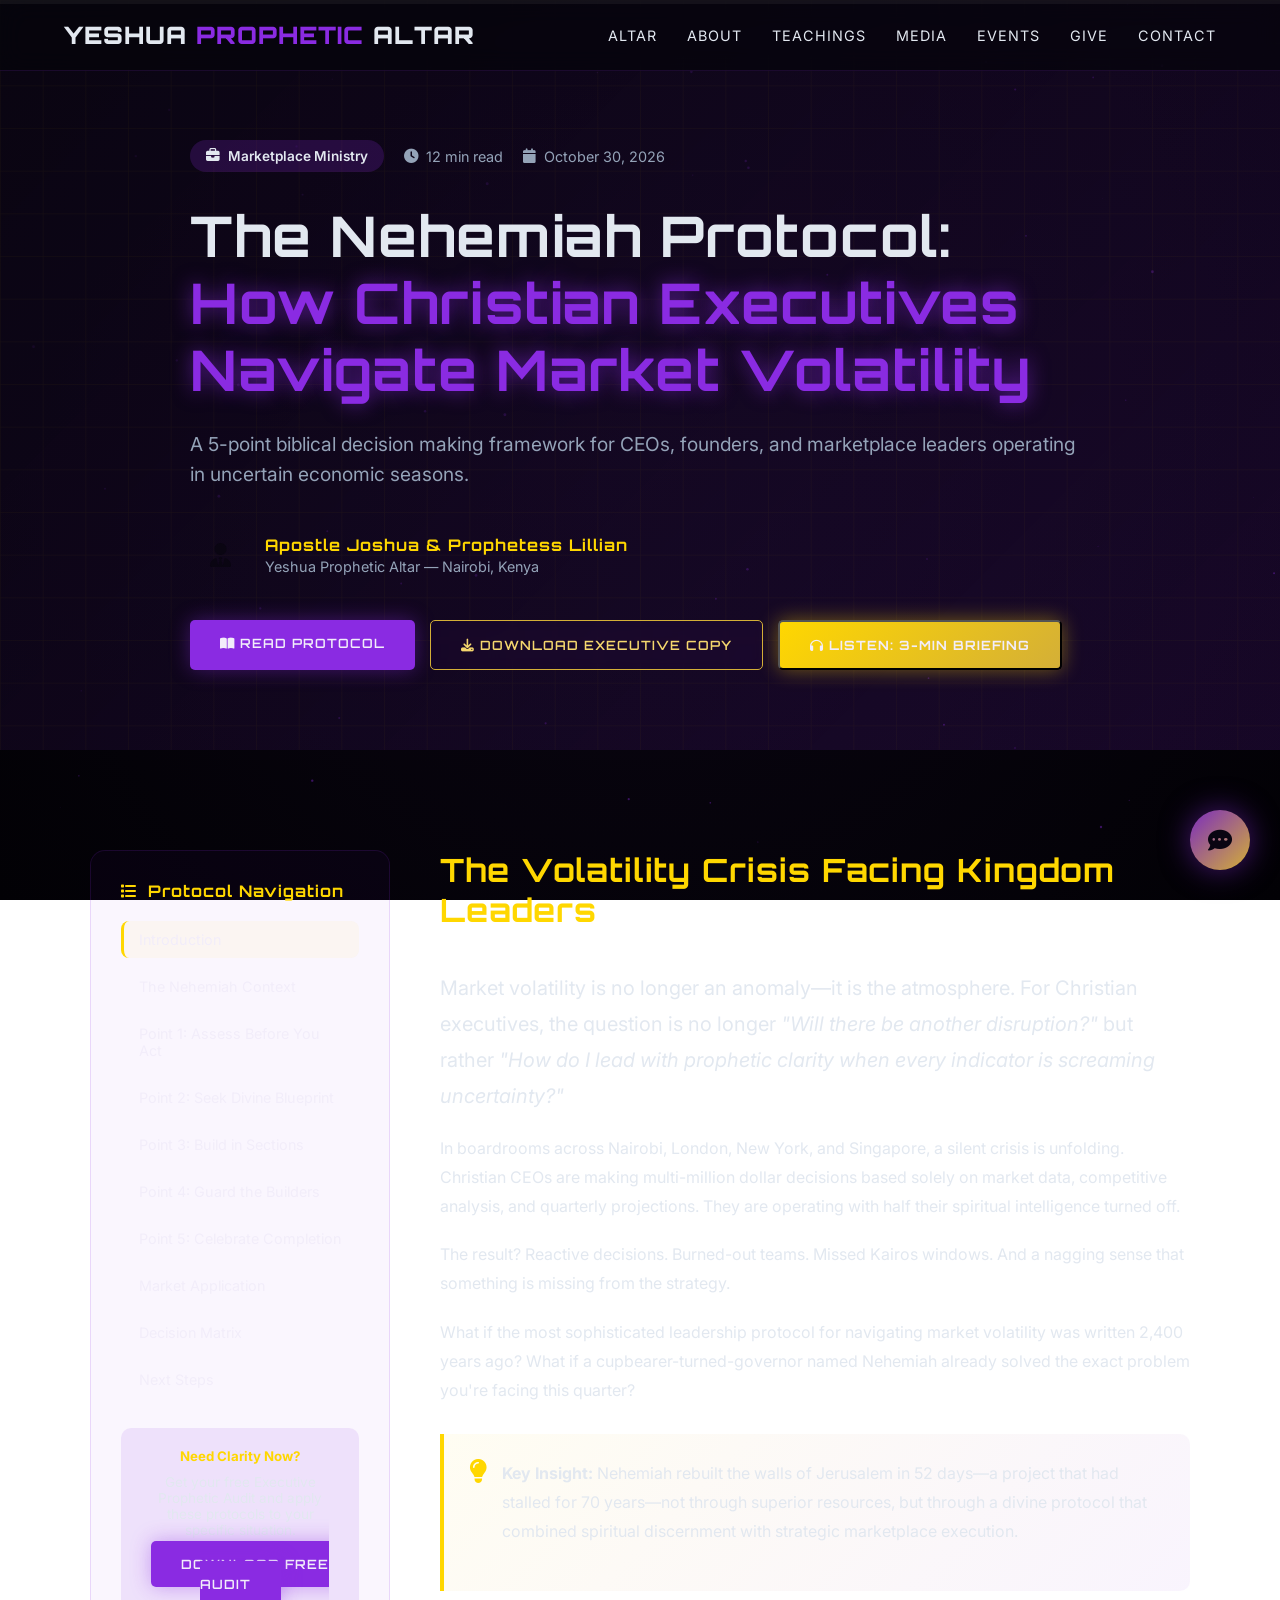
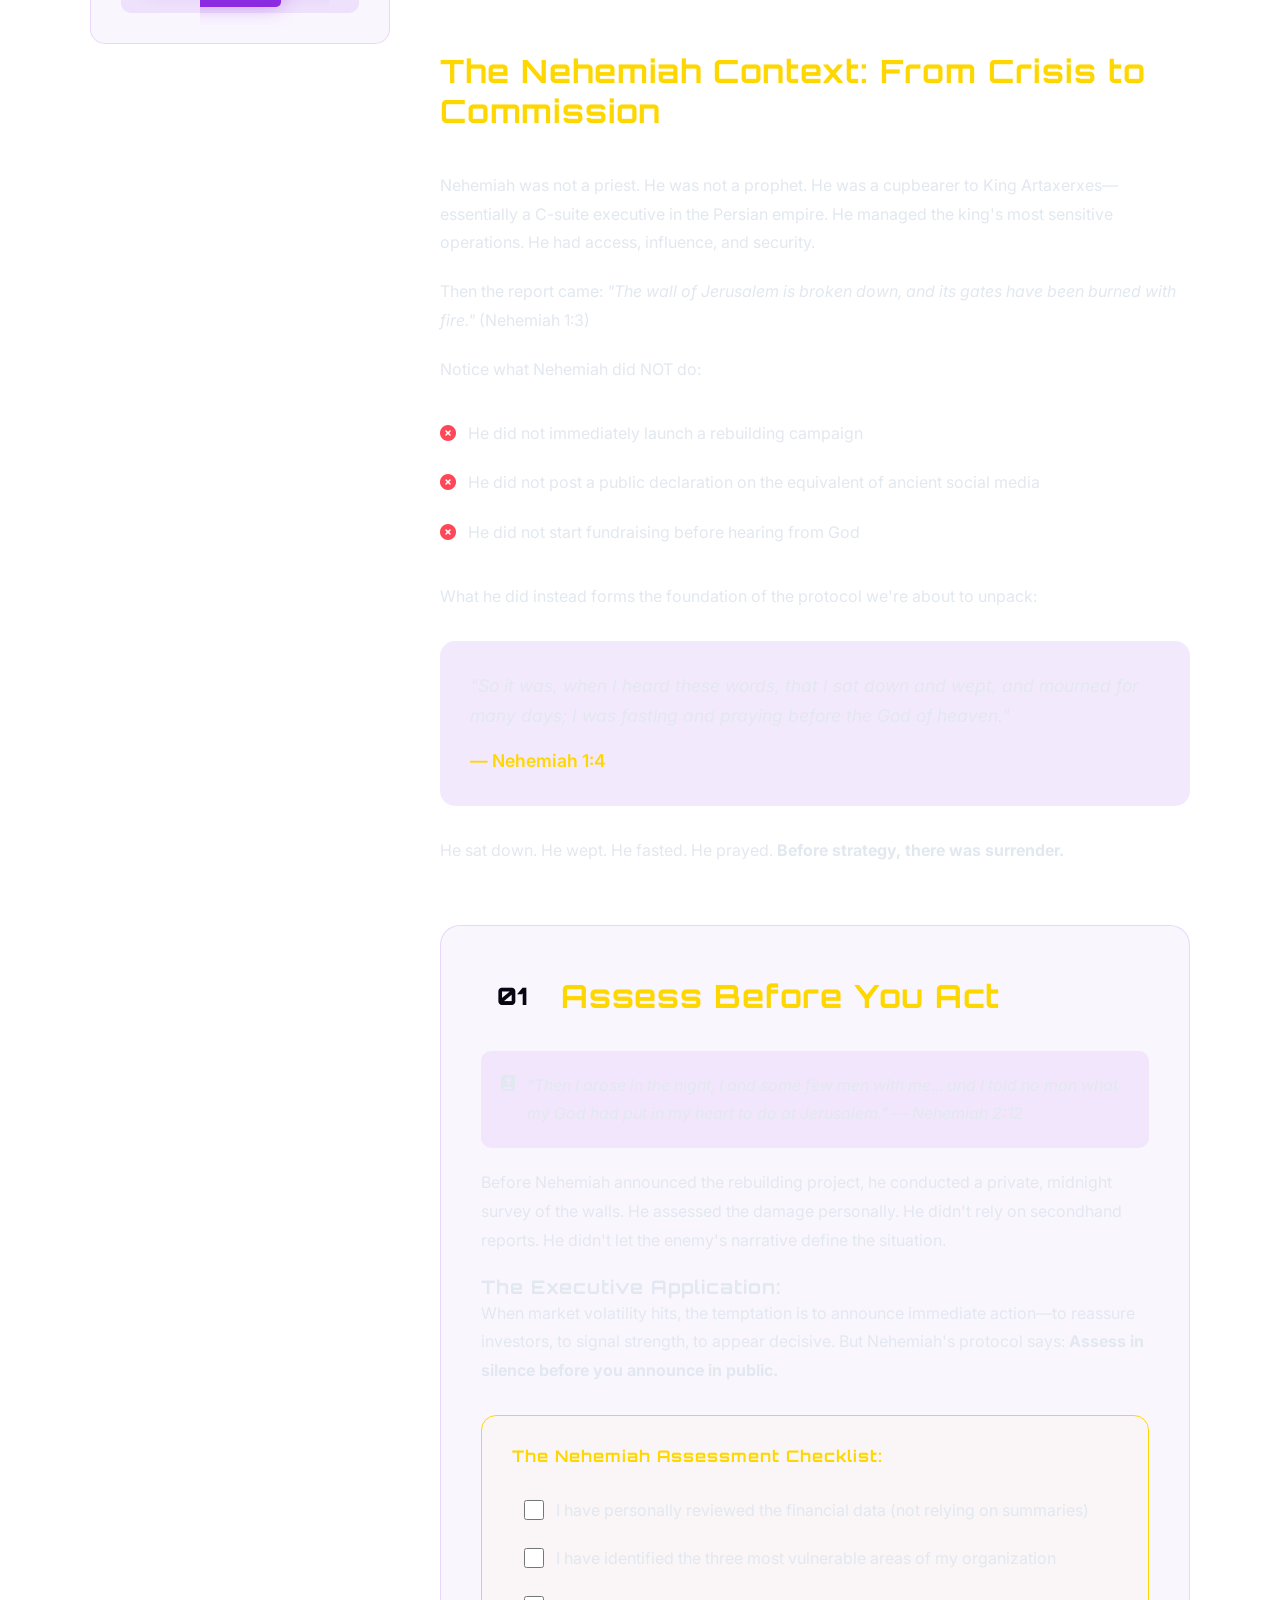
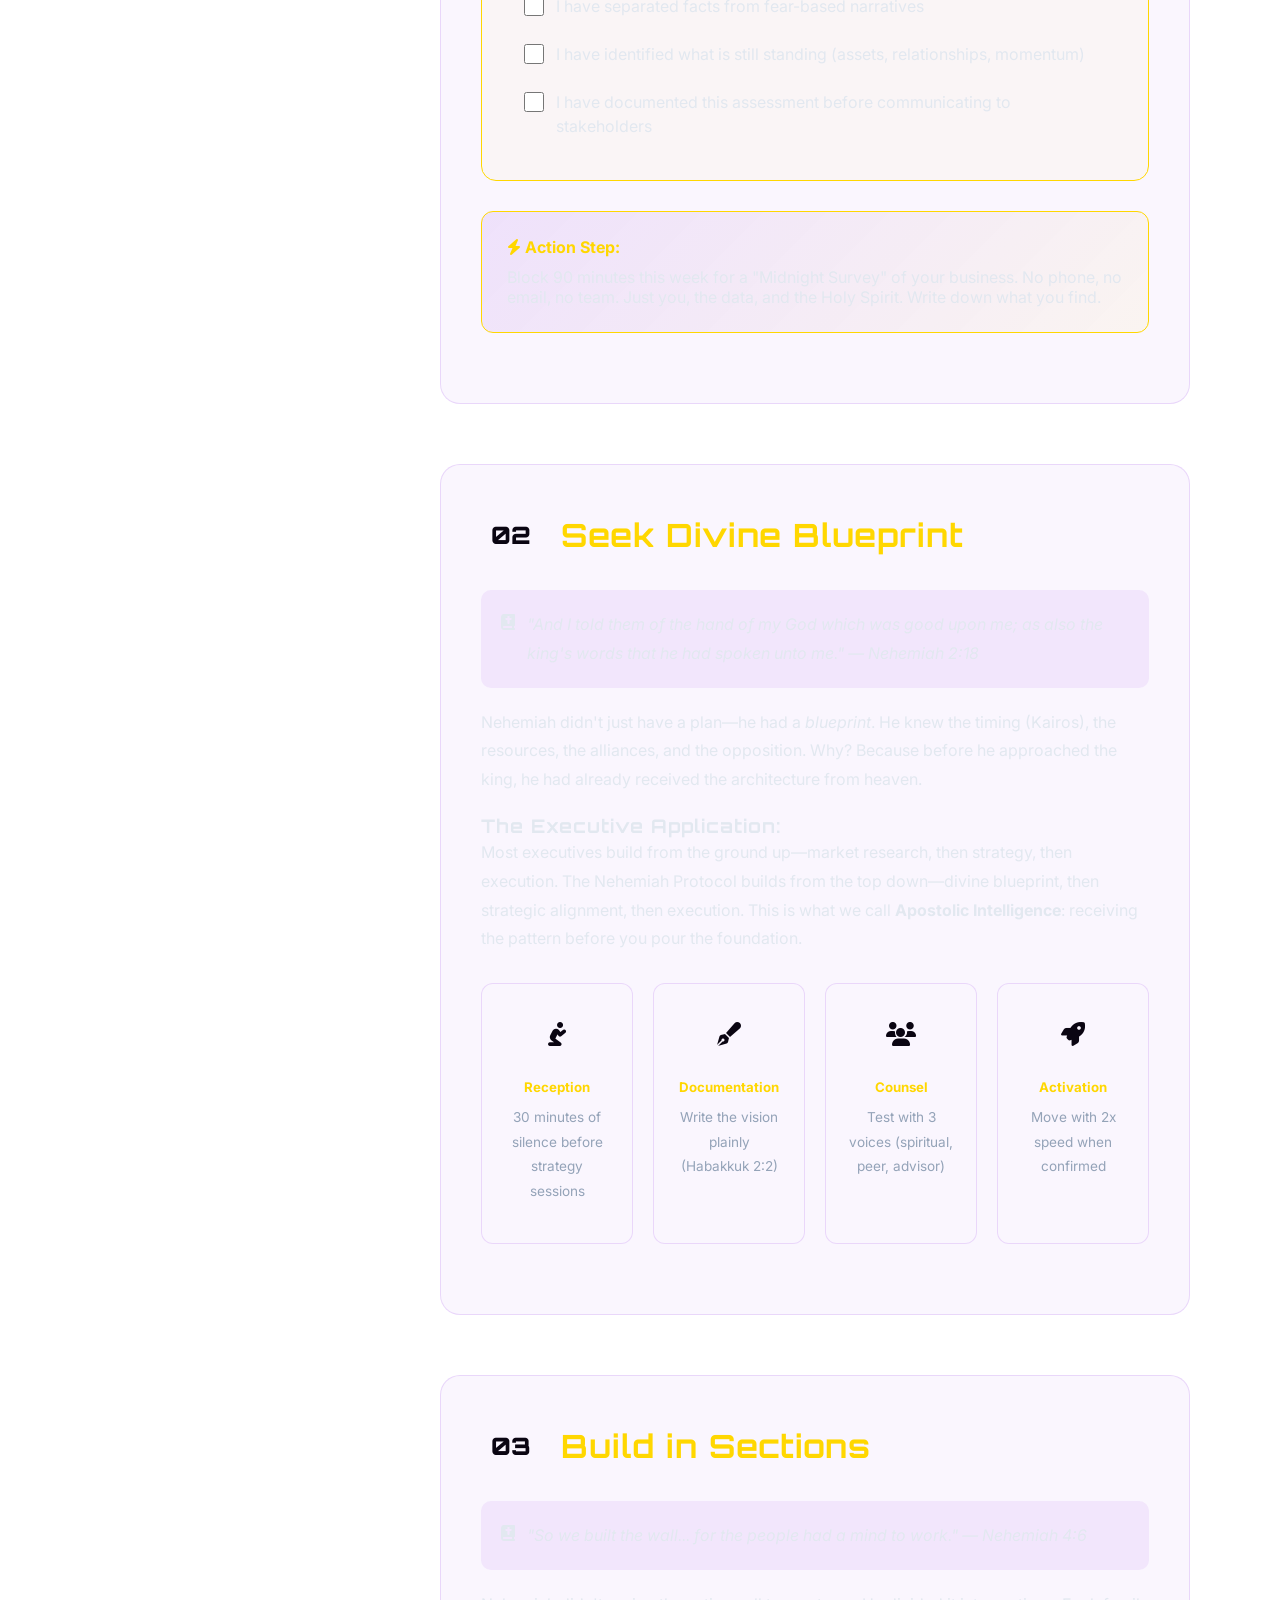
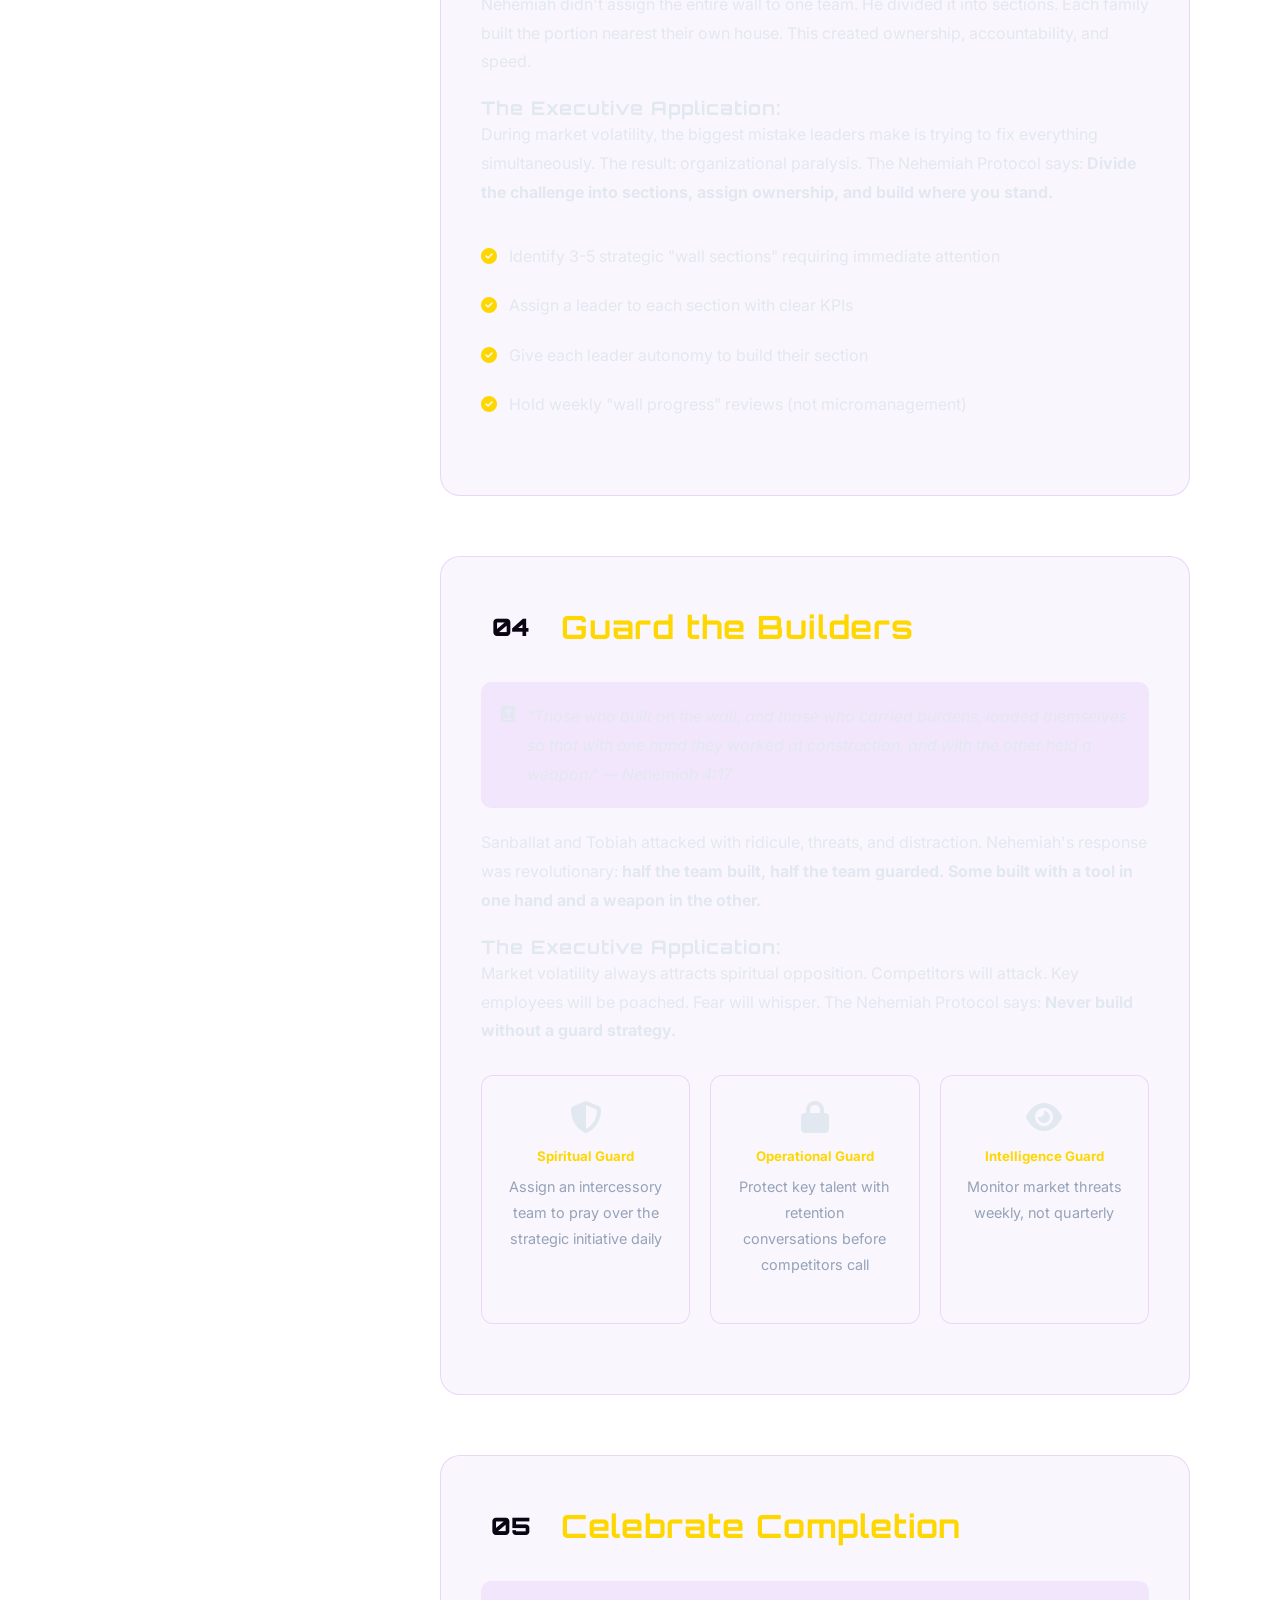
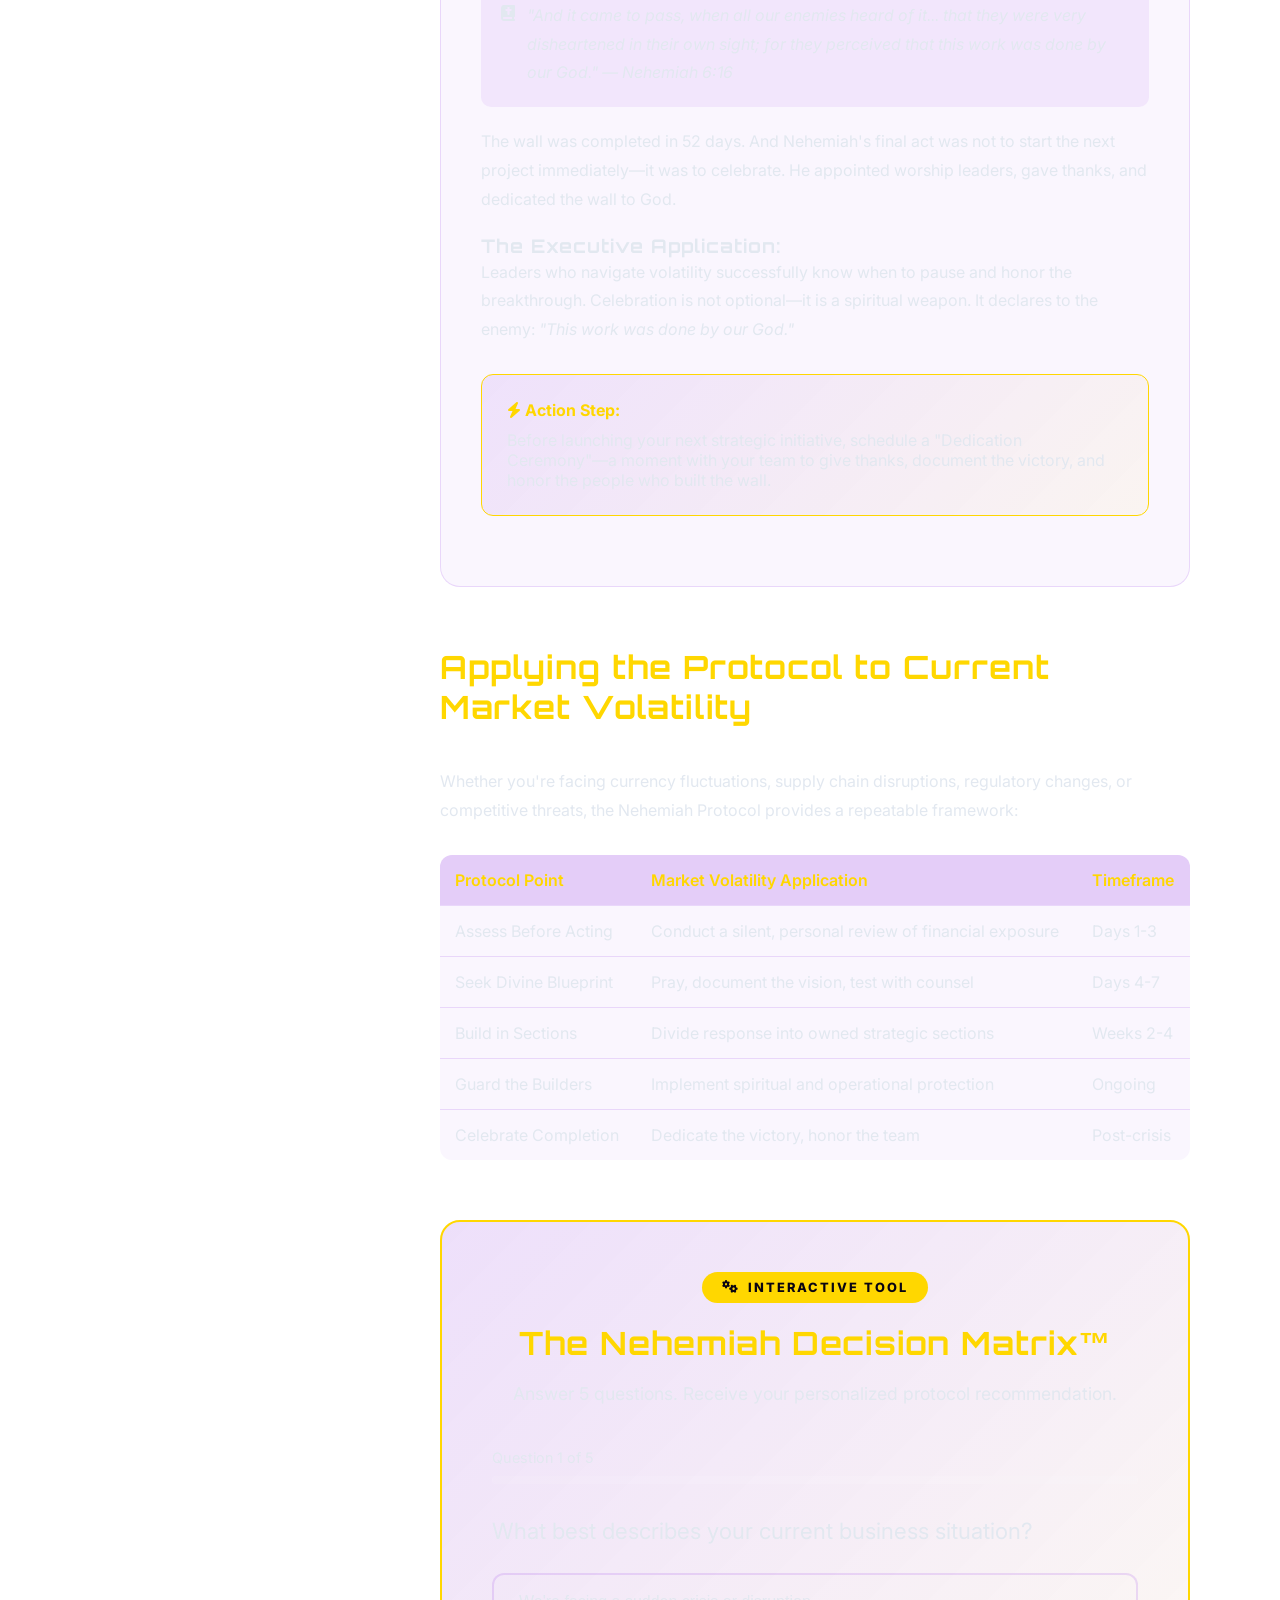
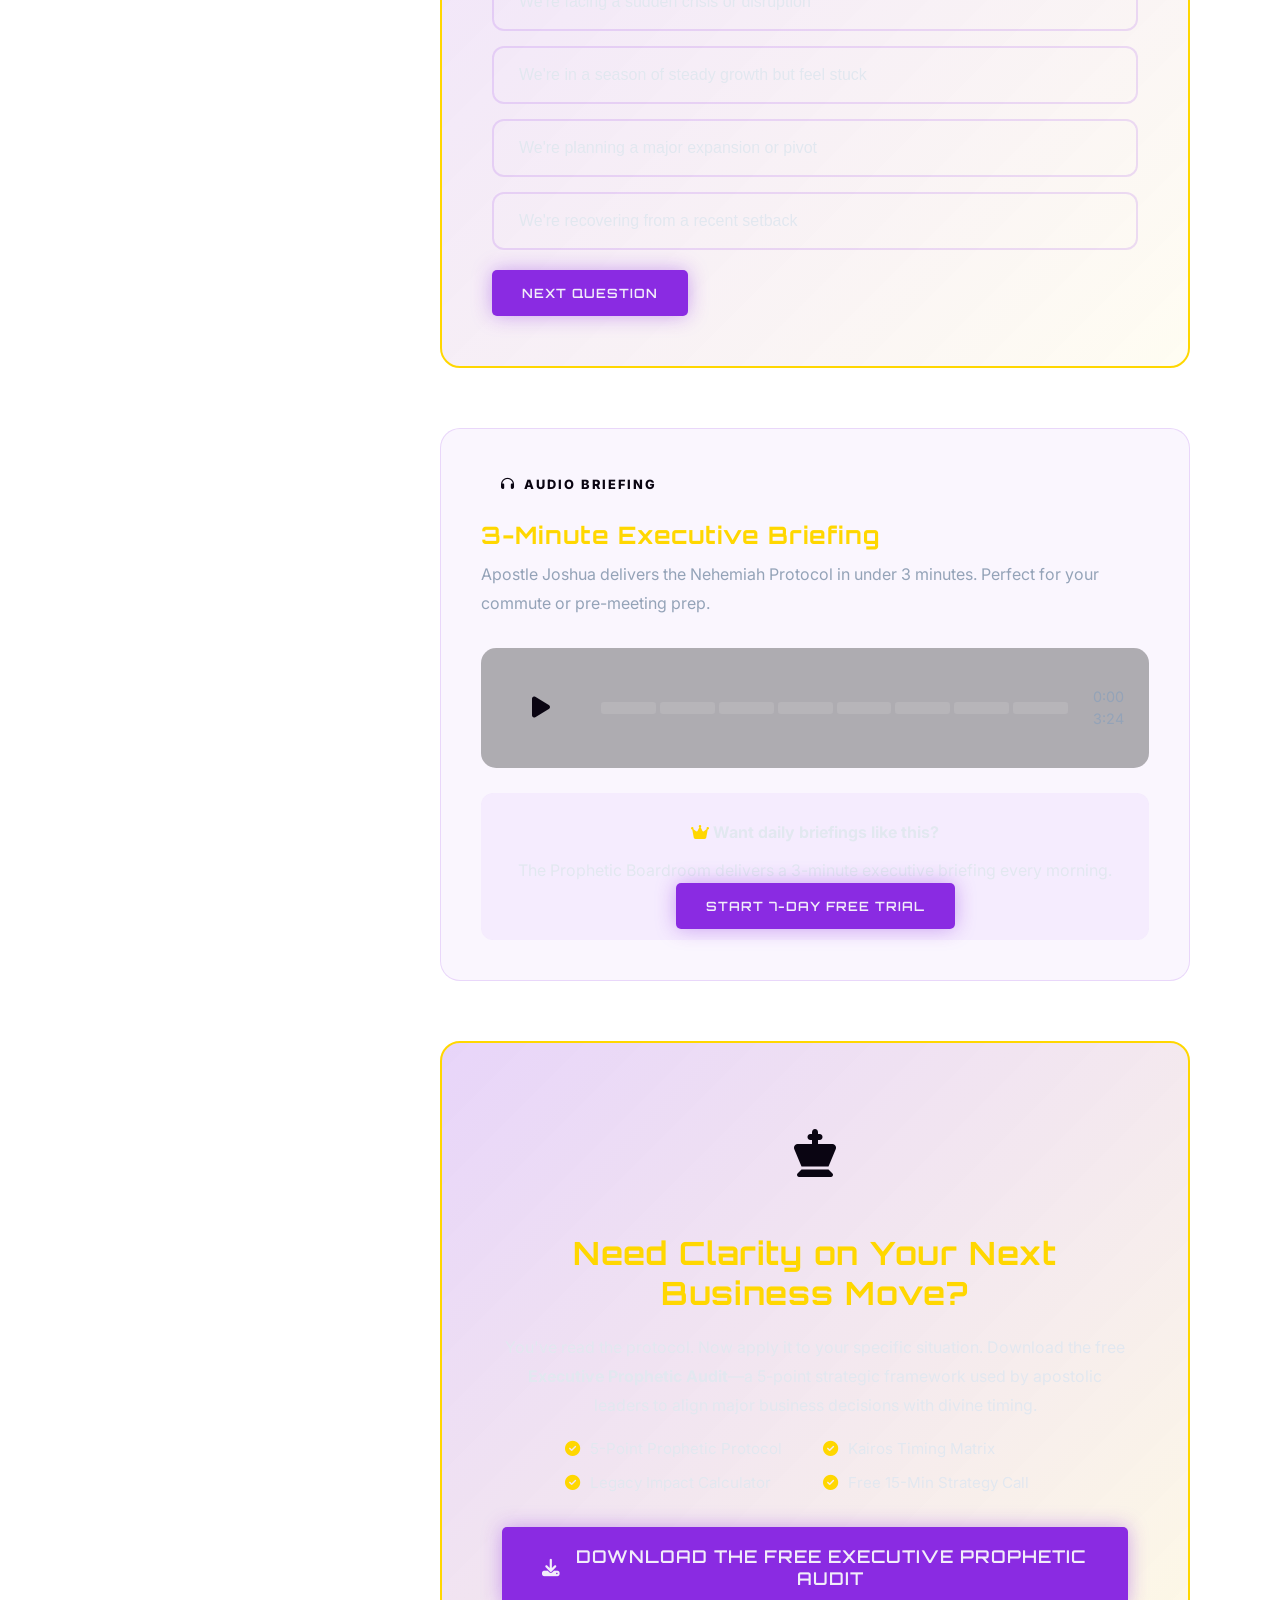
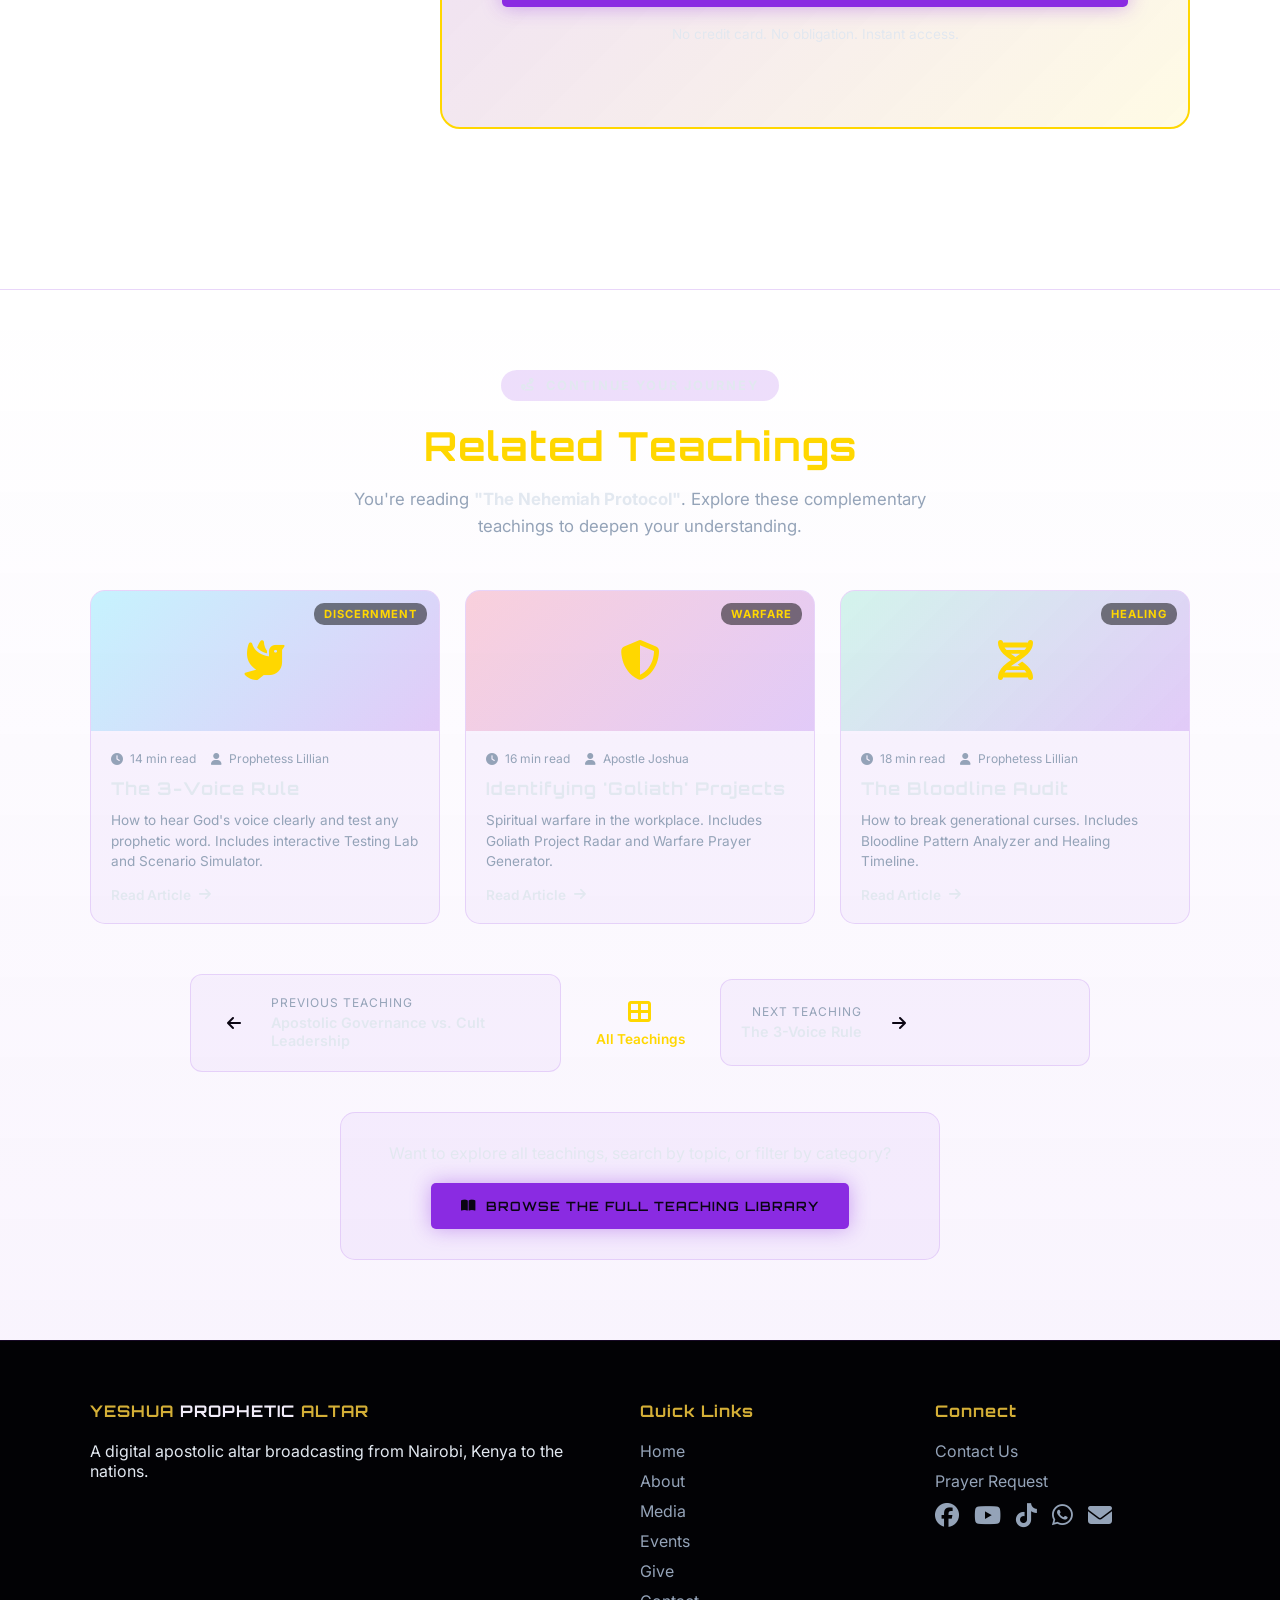
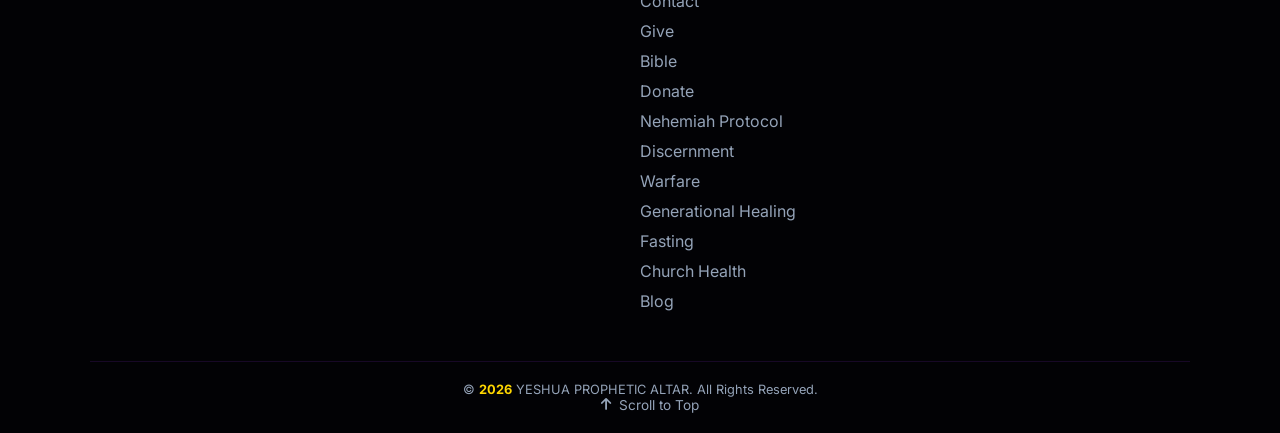
<file: nehemiah-protocol.html>
<!DOCTYPE html>
<html lang="en">

<head>
    <meta charset="UTF-8">
    <meta name="viewport" content="width=device-width, initial-scale=1.0">
    <meta http-equiv="X-UA-Compatible" content="IE=edge">

    <!-- PRIMARY SEO META TAGS -->
    <title>The Nehemiah Protocol: Biblical Decision Making for Christian CEOs | Yeshua Prophetic Altar</title>
    <meta name="title" content="The Nehemiah Protocol: How Christian Executives Should Navigate Market Volatility">
    <meta name="description"
        content="Master Christian business principles for CEOs. Learn the 5-point Nehemiah Protocol for biblical decision making in business during market volatility. Free Executive Prophetic Audit included.">
    <meta name="keywords"
        content="Christian business principles for CEOs, Biblical decision making in business, Nehemiah Protocol, Christian executive leadership, prophetic business strategy, marketplace ministry">
    <meta name="author" content="Apostle Joshua & Prophetess Lillian">
    <meta name="robots" content="index, follow">
    <link rel="canonical" href="https://yeshuapropheticaltar.org/nehemiah-protocol.html">

    <!-- OPEN GRAPH / FACEBOOK -->
    <meta property="og:type" content="article">
    <meta property="og:url" content="https://yeshuapropheticaltar.org/nehemiah-protocol.html">
    <meta property="og:title" content="The Nehemiah Protocol: Biblical Decision Making for Christian CEOs">
    <meta property="og:description"
        content="How Christian executives navigate market volatility using ancient apostolic wisdom. 5-point protocol inside.">
    <meta property="og:image" content="https://yeshuapropheticaltar.org/nehemiah-protocol-og.jpg">
    <meta property="article:published_time" content="2026-10-30">
    <meta property="article:author" content="Yeshua Prophetic Altar">
    <meta property="article:section" content="Marketplace Ministry">

    <!-- TWITTER CARD -->
    <meta property="twitter:card" content="summary_large_image">
    <meta property="twitter:url" content="https://yeshuapropheticaltar.org/nehemiah-protocol.html">
    <meta property="twitter:title" content="The Nehemiah Protocol: Biblical Decision Making for Christian CEOs">
    <meta property="twitter:description"
        content="How Christian executives navigate market volatility using ancient apostolic wisdom.">
    <meta property="twitter:image" content="https://yeshuapropheticaltar.org/nehemiah-protocol-og.jpg">

    <!-- FAVICON & THEME -->
    <link rel="icon" type="image/webp" href="assets/media/image/logoyeshuaprophetic.webp">
    <meta name="theme-color" content="#0A0512">

    <!-- FONTS & ICONS -->
    <link rel="preconnect" href="https://fonts.googleapis.com">
    <link rel="preconnect" href="https://fonts.gstatic.com" crossorigin>
    <link
        href="https://fonts.googleapis.com/css2?family=Orbitron:wght@400;700;900&family=Inter:wght@300;400;500;600;700;800&display=swap"
        rel="stylesheet">
    <link rel="stylesheet" href="https://cdnjs.cloudflare.com/ajax/libs/font-awesome/6.4.0/css/all.min.css">

    <!-- AOS ANIMATION LIBRARY -->
    <link href="https://unpkg.com/aos@2.3.1/dist/aos.css" rel="stylesheet">

    <!-- MAIN STYLESHEET -->
    <link rel="stylesheet" href="style.css">

    <!-- ========================================== -->
    <!-- OMEGA-TIER SEO: ARTICLE + FAQ + BREADCRUMB SCHEMA -->
    <!-- ========================================== -->
    <script type="application/ld+json">
    {
      "@context": "https://schema.org",
      "@graph": [
        {
          "@type": "Article",
          "@id": "https://yeshuapropheticaltar.org/nehemiah-protocol.html#article",
          "mainEntityOfPage": {
            "@type": "WebPage",
            "@id": "https://yeshuapropheticaltar.org/nehemiah-protocol.html"
          },
          "headline": "The Nehemiah Protocol: How Christian Executives Should Navigate Market Volatility",
          "description": "Master Christian business principles for CEOs. Learn the 5-point Nehemiah Protocol for biblical decision making in business during market volatility.",
          "image": "https://yeshuapropheticaltar.org/nehemiah-protocol-og.jpg",
          "author": {
            "@type": "Person",
            "name": "Apostle Joshua",
            "jobTitle": "Apostolic Leader",
            "worksFor": {
              "@id": "https://yeshuapropheticaltar.org/#organization"
            }
          },
          "publisher": {
            "@type": "Organization",
            "name": "Yeshua Prophetic Altar",
            "logo": {
              "@type": "ImageObject",
              "url": "https://yeshuapropheticaltar.org/assets/media/image/logoyeshuaprophetic.webp"
            }
          },
          "datePublished": "2026-10-30",
          "dateModified": "2026-10-30",
          "articleSection": "Marketplace Ministry",
          "keywords": "Christian business principles for CEOs, Biblical decision making in business, Nehemiah Protocol",
          "wordCount": 2800,
          "inLanguage": "English"
        },
        {
          "@type": "BreadcrumbList",
          "itemListElement": [
            {
              "@type": "ListItem",
              "position": 1,
              "name": "Home",
              "item": "https://yeshuapropheticaltar.org/"
            },
            {
              "@type": "ListItem",
              "position": 2,
              "name": "Marketplace Ministry",
              "item": "https://yeshuapropheticaltar.org/media.html"
            },
            {
              "@type": "ListItem",
              "position": 3,
              "name": "The Nehemiah Protocol",
              "item": "https://yeshuapropheticaltar.org/nehemiah-protocol.html"
            }
          ]
        },
        {
          "@type": "FAQPage",
          "mainEntity": [
            {
              "@type": "Question",
              "name": "How do Christian CEOs make decisions during market volatility?",
              "acceptedAnswer": {
                "@type": "Answer",
                "text": "Christian CEOs navigate market volatility by applying the Nehemiah Protocol: assessing before acting, seeking divine blueprint through prayer, building strategically in sections, guarding against spiritual attacks, and celebrating completion. This biblical decision making framework combines apostolic wisdom with marketplace strategy."
              }
            },
            {
              "@type": "Question",
              "name": "What is the Nehemiah Protocol in business?",
              "acceptedAnswer": {
                "@type": "Answer",
                "text": "The Nehemiah Protocol is a 5-point biblical decision making framework derived from Nehemiah's leadership in rebuilding Jerusalem's walls. It provides Christian executives with a structured approach to navigating market volatility, combining spiritual discernment with strategic marketplace action."
              }
            },
            {
              "@type": "Question",
              "name": "How does biblical decision making differ from secular business strategy?",
              "acceptedAnswer": {
                "@type": "Answer",
                "text": "Biblical decision making integrates divine discernment with strategic analysis. While secular strategy relies solely on market data and competitive analysis, biblical decision making adds the dimension of Kairos timing (divine appointment), prophetic counsel, and Kingdom stewardship, creating what we call Apostolic Intelligence."
              }
            }
          ]
        }
      ]
    }
    </script>
</head>

<body>
    <canvas id="bg-canvas" aria-hidden="true"></canvas>

    <!-- READING PROGRESS BAR (Futuristic UX) -->
    <div class="reading-progress" id="readingProgress">
        <div class="progress-fill" id="progressFill"></div>
    </div>

    <div id="site-header"></div>

    <main id="main-content">

        <!-- ========================================== -->
        <!-- ARTICLE HERO SECTION -->
        <!-- ========================================== -->
        <section class="article-hero">
            <div class="hero-overlay"></div>
            <div class="container">
                <div class="article-hero-content" data-aos="fade-up">
                    <div class="article-meta-top">
                        <span class="category-badge"><i class="fas fa-briefcase"></i> Marketplace Ministry</span>
                        <span class="read-time"><i class="fas fa-clock"></i> 12 min read</span>
                        <span class="article-date"><i class="fas fa-calendar"></i> October 30, 2026</span>
                    </div>

                    <h1 class="article-title">The Nehemiah Protocol:<br><span class="glow">How Christian Executives
                            Navigate Market Volatility</span></h1>

                    <p class="article-subtitle">A 5-point biblical decision making framework for CEOs, founders, and
                        marketplace leaders operating in uncertain economic seasons.</p>

                    <div class="article-author">
                        <div class="author-avatar">
                            <i class="fas fa-user-tie"></i>
                        </div>
                        <div class="author-info">
                            <h4>Apostle Joshua & Prophetess Lillian</h4>
                            <p>Yeshua Prophetic Altar — Nairobi, Kenya</p>
                        </div>
                    </div>

                    <div class="hero-actions">
                        <a href="#article-content" class="btn-neon"><i class="fas fa-book-open"></i> Read Protocol</a>
                        <button onclick="downloadExecutiveCopy()" class="btn-glass"><i class="fas fa-download"></i>
                            Download Executive Copy</button>
                        <button id="audioToggleBtn" class="btn-salvation"><i class="fas fa-headphones"></i> Listen:
                            3-Min Briefing</button>
                    </div>
                </div>
            </div>
        </section>

        <!-- ========================================== -->
        <!-- MAIN ARTICLE CONTENT -->
        <!-- ========================================== -->
        <section id="article-content" class="section">
            <div class="container">
                <div class="article-grid">

                    <!-- LEFT COLUMN: Table of Contents (Sticky) -->
                    <aside class="article-sidebar" data-aos="fade-right">
                        <div class="toc-card">
                            <h4><i class="fas fa-list"></i> Protocol Navigation</h4>
                            <nav class="toc-nav">
                                <a href="#introduction" class="toc-link active">Introduction</a>
                                <a href="#nehemiah-context" class="toc-link">The Nehemiah Context</a>
                                <a href="#point-1" class="toc-link">Point 1: Assess Before You Act</a>
                                <a href="#point-2" class="toc-link">Point 2: Seek Divine Blueprint</a>
                                <a href="#point-3" class="toc-link">Point 3: Build in Sections</a>
                                <a href="#point-4" class="toc-link">Point 4: Guard the Builders</a>
                                <a href="#point-5" class="toc-link">Point 5: Celebrate Completion</a>
                                <a href="#market-application" class="toc-link">Market Application</a>
                                <a href="#decision-matrix" class="toc-link">Decision Matrix</a>
                                <a href="#conversion" class="toc-link">Next Steps</a>
                            </nav>

                            <div class="sidebar-cta">
                                <h5>Need Clarity Now?</h5>
                                <p>Get your free Executive Prophetic Audit and apply these protocols to your specific
                                    situation.</p>
                                <a href="contact.html?subject=executive-audit" class="btn-neon"
                                    style="width: 100%; text-align: center;">Download Free Audit</a>
                            </div>
                        </div>
                    </aside>

                    <!-- RIGHT COLUMN: Article Body -->
                    <article class="article-body" id="articleBody">

                        <!-- INTRODUCTION -->
                        <div id="introduction" class="article-section" data-aos="fade-up">
                            <h2 class="section-heading">The Volatility Crisis Facing Kingdom Leaders</h2>
                            <p class="lead-paragraph">Market volatility is no longer an anomaly—it is the atmosphere.
                                For Christian executives, the question is no longer <em>"Will there be another
                                    disruption?"</em> but rather <em>"How do I lead with prophetic clarity when every
                                    indicator is screaming uncertainty?"</em></p>
                            <p>In boardrooms across Nairobi, London, New York, and Singapore, a silent crisis is
                                unfolding. Christian CEOs are making multi-million dollar decisions based solely on
                                market data, competitive analysis, and quarterly projections. They are operating with
                                half their spiritual intelligence turned off.</p>
                            <p>The result? Reactive decisions. Burned-out teams. Missed Kairos windows. And a nagging
                                sense that something is missing from the strategy.</p>
                            <p>What if the most sophisticated leadership protocol for navigating market volatility was
                                written 2,400 years ago? What if a cupbearer-turned-governor named Nehemiah already
                                solved the exact problem you're facing this quarter?</p>

                            <div class="key-insight">
                                <i class="fas fa-lightbulb"></i>
                                <p><strong>Key Insight:</strong> Nehemiah rebuilt the walls of Jerusalem in 52 days—a
                                    project that had stalled for 70 years—not through superior resources, but through a
                                    divine protocol that combined spiritual discernment with strategic marketplace
                                    execution.</p>
                            </div>
                        </div>

                        <!-- NEHEMIAH CONTEXT -->
                        <div id="nehemiah-context" class="article-section" data-aos="fade-up">
                            <h2 class="section-heading">The Nehemiah Context: From Crisis to Commission</h2>
                            <p>Nehemiah was not a priest. He was not a prophet. He was a cupbearer to King
                                Artaxerxes—essentially a C-suite executive in the Persian empire. He managed the king's
                                most sensitive operations. He had access, influence, and security.</p>
                            <p>Then the report came: <em>"The wall of Jerusalem is broken down, and its gates have been
                                    burned with fire."</em> (Nehemiah 1:3)</p>
                            <p>Notice what Nehemiah did NOT do:</p>
                            <ul class="insight-list">
                                <li><i class="fas fa-times-circle"></i> He did not immediately launch a rebuilding
                                    campaign</li>
                                <li><i class="fas fa-times-circle"></i> He did not post a public declaration on the
                                    equivalent of ancient social media</li>
                                <li><i class="fas fa-times-circle"></i> He did not start fundraising before hearing from
                                    God</li>
                            </ul>
                            <p>What he did instead forms the foundation of the protocol we're about to unpack:</p>
                            <blockquote class="scripture-block">
                                "So it was, when I heard these words, that I sat down and wept, and mourned for many
                                days; I was fasting and praying before the God of heaven."
                                <cite>— Nehemiah 1:4</cite>
                            </blockquote>
                            <p>He sat down. He wept. He fasted. He prayed. <strong>Before strategy, there was
                                    surrender.</strong></p>
                        </div>

                        <!-- POINT 1 -->
                        <div id="point-1" class="article-section protocol-point" data-aos="fade-up">
                            <div class="point-header">
                                <div class="point-number-badge">01</div>
                                <h2 class="section-heading">Assess Before You Act</h2>
                            </div>
                            <p class="point-scripture"><i class="fas fa-book-bible"></i> "Then I arose in the night, I
                                and some few men with me... and I told no man what my God had put in my heart to do at
                                Jerusalem." — Nehemiah 2:12</p>
                            <p>Before Nehemiah announced the rebuilding project, he conducted a private, midnight survey
                                of the walls. He assessed the damage personally. He didn't rely on secondhand reports.
                                He didn't let the enemy's narrative define the situation.</p>
                            <h3>The Executive Application:</h3>
                            <p>When market volatility hits, the temptation is to announce immediate action—to reassure
                                investors, to signal strength, to appear decisive. But Nehemiah's protocol says:
                                <strong>Assess in silence before you announce in public.</strong></p>
                            <div class="protocol-checklist">
                                <h4>The Nehemiah Assessment Checklist:</h4>
                                <label class="checklist-item">
                                    <input type="checkbox" id="check-1">
                                    <span>I have personally reviewed the financial data (not relying on
                                        summaries)</span>
                                </label>
                                <label class="checklist-item">
                                    <input type="checkbox" id="check-2">
                                    <span>I have identified the three most vulnerable areas of my organization</span>
                                </label>
                                <label class="checklist-item">
                                    <input type="checkbox" id="check-3">
                                    <span>I have separated facts from fear-based narratives</span>
                                </label>
                                <label class="checklist-item">
                                    <input type="checkbox" id="check-4">
                                    <span>I have identified what is still standing (assets, relationships,
                                        momentum)</span>
                                </label>
                                <label class="checklist-item">
                                    <input type="checkbox" id="check-5">
                                    <span>I have documented this assessment before communicating to stakeholders</span>
                                </label>
                            </div>
                            <div class="action-box">
                                <strong><i class="fas fa-bolt"></i> Action Step:</strong> Block 90 minutes this week for
                                a "Midnight Survey" of your business. No phone, no email, no team. Just you, the data,
                                and the Holy Spirit. Write down what you find.
                            </div>
                        </div>

                        <!-- POINT 2 -->
                        <div id="point-2" class="article-section protocol-point" data-aos="fade-up">
                            <div class="point-header">
                                <div class="point-number-badge">02</div>
                                <h2 class="section-heading">Seek Divine Blueprint</h2>
                            </div>
                            <p class="point-scripture"><i class="fas fa-book-bible"></i> "And I told them of the hand of
                                my God which was good upon me; as also the king's words that he had spoken unto me." —
                                Nehemiah 2:18</p>
                            <p>Nehemiah didn't just have a plan—he had a <em>blueprint</em>. He knew the timing
                                (Kairos), the resources, the alliances, and the opposition. Why? Because before he
                                approached the king, he had already received the architecture from heaven.</p>
                            <h3>The Executive Application:</h3>
                            <p>Most executives build from the ground up—market research, then strategy, then execution.
                                The Nehemiah Protocol builds from the top down—divine blueprint, then strategic
                                alignment, then execution. This is what we call <strong>Apostolic Intelligence</strong>:
                                receiving the pattern before you pour the foundation.</p>
                            <div class="blueprint-framework">
                                <div class="framework-step">
                                    <div class="step-icon"><i class="fas fa-pray"></i></div>
                                    <h5>Reception</h5>
                                    <p>30 minutes of silence before strategy sessions</p>
                                </div>
                                <div class="framework-step">
                                    <div class="step-icon"><i class="fas fa-pen-fancy"></i></div>
                                    <h5>Documentation</h5>
                                    <p>Write the vision plainly (Habakkuk 2:2)</p>
                                </div>
                                <div class="framework-step">
                                    <div class="step-icon"><i class="fas fa-users"></i></div>
                                    <h5>Counsel</h5>
                                    <p>Test with 3 voices (spiritual, peer, advisor)</p>
                                </div>
                                <div class="framework-step">
                                    <div class="step-icon"><i class="fas fa-rocket"></i></div>
                                    <h5>Activation</h5>
                                    <p>Move with 2x speed when confirmed</p>
                                </div>
                            </div>
                        </div>

                        <!-- POINT 3 -->
                        <div id="point-3" class="article-section protocol-point" data-aos="fade-up">
                            <div class="point-header">
                                <div class="point-number-badge">03</div>
                                <h2 class="section-heading">Build in Sections</h2>
                            </div>
                            <p class="point-scripture"><i class="fas fa-book-bible"></i> "So we built the wall... for
                                the people had a mind to work." — Nehemiah 4:6</p>
                            <p>Nehemiah didn't assign the entire wall to one team. He divided it into sections. Each
                                family built the portion nearest their own house. This created ownership,
                                accountability, and speed.</p>
                            <h3>The Executive Application:</h3>
                            <p>During market volatility, the biggest mistake leaders make is trying to fix everything
                                simultaneously. The result: organizational paralysis. The Nehemiah Protocol says:
                                <strong>Divide the challenge into sections, assign ownership, and build where you
                                    stand.</strong></p>
                            <ul class="insight-list">
                                <li><i class="fas fa-check-circle"></i> Identify 3-5 strategic "wall sections" requiring
                                    immediate attention</li>
                                <li><i class="fas fa-check-circle"></i> Assign a leader to each section with clear KPIs
                                </li>
                                <li><i class="fas fa-check-circle"></i> Give each leader autonomy to build their section
                                </li>
                                <li><i class="fas fa-check-circle"></i> Hold weekly "wall progress" reviews (not
                                    micromanagement)</li>
                            </ul>
                        </div>

                        <!-- POINT 4 -->
                        <div id="point-4" class="article-section protocol-point" data-aos="fade-up">
                            <div class="point-header">
                                <div class="point-number-badge">04</div>
                                <h2 class="section-heading">Guard the Builders</h2>
                            </div>
                            <p class="point-scripture"><i class="fas fa-book-bible"></i> "Those who built on the wall,
                                and those who carried burdens, loaded themselves so that with one hand they worked at
                                construction, and with the other held a weapon." — Nehemiah 4:17</p>
                            <p>Sanballat and Tobiah attacked with ridicule, threats, and distraction. Nehemiah's
                                response was revolutionary: <strong>half the team built, half the team guarded. Some
                                    built with a tool in one hand and a weapon in the other.</strong></p>
                            <h3>The Executive Application:</h3>
                            <p>Market volatility always attracts spiritual opposition. Competitors will attack. Key
                                employees will be poached. Fear will whisper. The Nehemiah Protocol says: <strong>Never
                                    build without a guard strategy.</strong></p>
                            <div class="guard-strategy">
                                <div class="guard-item">
                                    <i class="fas fa-shield-alt"></i>
                                    <h5>Spiritual Guard</h5>
                                    <p>Assign an intercessory team to pray over the strategic initiative daily</p>
                                </div>
                                <div class="guard-item">
                                    <i class="fas fa-lock"></i>
                                    <h5>Operational Guard</h5>
                                    <p>Protect key talent with retention conversations before competitors call</p>
                                </div>
                                <div class="guard-item">
                                    <i class="fas fa-eye"></i>
                                    <h5>Intelligence Guard</h5>
                                    <p>Monitor market threats weekly, not quarterly</p>
                                </div>
                            </div>
                        </div>

                        <!-- POINT 5 -->
                        <div id="point-5" class="article-section protocol-point" data-aos="fade-up">
                            <div class="point-header">
                                <div class="point-number-badge">05</div>
                                <h2 class="section-heading">Celebrate Completion</h2>
                            </div>
                            <p class="point-scripture"><i class="fas fa-book-bible"></i> "And it came to pass, when all
                                our enemies heard of it... that they were very disheartened in their own sight; for they
                                perceived that this work was done by our God." — Nehemiah 6:16</p>
                            <p>The wall was completed in 52 days. And Nehemiah's final act was not to start the next
                                project immediately—it was to celebrate. He appointed worship leaders, gave thanks, and
                                dedicated the wall to God.</p>
                            <h3>The Executive Application:</h3>
                            <p>Leaders who navigate volatility successfully know when to pause and honor the
                                breakthrough. Celebration is not optional—it is a spiritual weapon. It declares to the
                                enemy: <em>"This work was done by our God."</em></p>
                            <div class="action-box">
                                <strong><i class="fas fa-bolt"></i> Action Step:</strong> Before launching your next
                                strategic initiative, schedule a "Dedication Ceremony"—a moment with your team to give
                                thanks, document the victory, and honor the people who built the wall.
                            </div>
                        </div>

                        <!-- MARKET APPLICATION -->
                        <div id="market-application" class="article-section" data-aos="fade-up">
                            <h2 class="section-heading">Applying the Protocol to Current Market Volatility</h2>
                            <p>Whether you're facing currency fluctuations, supply chain disruptions, regulatory
                                changes, or competitive threats, the Nehemiah Protocol provides a repeatable framework:
                            </p>
                            <table class="protocol-table">
                                <thead>
                                    <tr>
                                        <th>Protocol Point</th>
                                        <th>Market Volatility Application</th>
                                        <th>Timeframe</th>
                                    </tr>
                                </thead>
                                <tbody>
                                    <tr>
                                        <td>Assess Before Acting</td>
                                        <td>Conduct a silent, personal review of financial exposure</td>
                                        <td>Days 1-3</td>
                                    </tr>
                                    <tr>
                                        <td>Seek Divine Blueprint</td>
                                        <td>Pray, document the vision, test with counsel</td>
                                        <td>Days 4-7</td>
                                    </tr>
                                    <tr>
                                        <td>Build in Sections</td>
                                        <td>Divide response into owned strategic sections</td>
                                        <td>Weeks 2-4</td>
                                    </tr>
                                    <tr>
                                        <td>Guard the Builders</td>
                                        <td>Implement spiritual and operational protection</td>
                                        <td>Ongoing</td>
                                    </tr>
                                    <tr>
                                        <td>Celebrate Completion</td>
                                        <td>Dedicate the victory, honor the team</td>
                                        <td>Post-crisis</td>
                                    </tr>
                                </tbody>
                            </table>
                        </div>

                        <!-- UPGRADED FEATURE 1: DECISION MATRIX -->
                        <div id="decision-matrix" class="article-section" data-aos="fade-up">
                            <div class="matrix-container">
                                <div class="matrix-header">
                                    <div class="matrix-badge"><i class="fas fa-cogs"></i> INTERACTIVE TOOL</div>
                                    <h2>The Nehemiah Decision Matrix™</h2>
                                    <p>Answer 5 questions. Receive your personalized protocol recommendation.</p>
                                </div>

                                <div id="matrixQuiz" class="matrix-quiz">
                                    <div class="quiz-progress">
                                        <span id="quizProgressText">Question 1 of 5</span>
                                        <div class="quiz-progress-bar">
                                            <div id="quizProgressFill" style="width: 20%"></div>
                                        </div>
                                    </div>

                                    <div id="quizQuestion" class="quiz-question"></div>
                                    <div id="quizOptions" class="quiz-options"></div>

                                    <button id="quizNextBtn" class="btn-neon" style="margin-top: 20px;" disabled>Next
                                        Question</button>
                                </div>

                                <div id="matrixResult" class="matrix-result hidden">
                                    <div class="result-icon"><i class="fas fa-chess-king"></i></div>
                                    <h3>Your Protocol Recommendation</h3>
                                    <div id="resultContent"></div>
                                    <div class="result-actions">
                                        <a href="contact.html?subject=executive-audit" class="btn-neon">Download Free
                                            Executive Audit</a>
                                        <button onclick="restartQuiz()" class="btn-glass">Restart Assessment</button>
                                    </div>
                                </div>
                            </div>
                        </div>

                        <!-- UPGRADED FEATURE 2: AUDIO BRIEFING -->
                        <div id="audio-briefing" class="article-section" data-aos="fade-up">
                            <div class="audio-container">
                                <div class="audio-header">
                                    <div class="audio-badge"><i class="fas fa-headphones"></i> AUDIO BRIEFING</div>
                                    <h3>3-Minute Executive Briefing</h3>
                                    <p>Apostle Joshua delivers the Nehemiah Protocol in under 3 minutes. Perfect for
                                        your commute or pre-meeting prep.</p>
                                </div>

                                <div class="audio-player">
                                    <button id="playPauseBtn" class="play-btn">
                                        <i class="fas fa-play" id="playIcon"></i>
                                    </button>
                                    <div class="audio-waveform" id="waveform">
                                        <div class="wave-bar"></div>
                                        <div class="wave-bar"></div>
                                        <div class="wave-bar"></div>
                                        <div class="wave-bar"></div>
                                        <div class="wave-bar"></div>
                                        <div class="wave-bar"></div>
                                        <div class="wave-bar"></div>
                                        <div class="wave-bar"></div>
                                    </div>
                                    <div class="audio-time">
                                        <span id="currentTime">0:00</span>
                                        <span id="totalTime">3:24</span>
                                    </div>
                                </div>

                                <div class="audio-cta">
                                    <p><i class="fas fa-crown"></i> <strong>Want daily briefings like this?</strong></p>
                                    <p>The Prophetic Boardroom delivers a 3-minute executive briefing every morning.</p>
                                    <a href="briefing.html" class="btn-neon">Start 7-Day Free Trial</a>
                                </div>
                            </div>
                        </div>

                        <!-- CONVERSION SECTION -->
                        <div id="conversion" class="article-section conversion-section" data-aos="fade-up">
                            <div class="conversion-card">
                                <div class="conversion-icon">
                                    <i class="fas fa-chess-king"></i>
                                </div>
                                <h2>Need Clarity on Your Next Business Move?</h2>
                                <p>You've read the protocol. Now apply it to your specific situation. Download the free
                                    <strong>Executive Prophetic Audit</strong>—a 5-point strategic framework used by
                                    apostolic leaders to align major business decisions with divine timing.</p>

                                <div class="conversion-features">
                                    <div class="feature-item">
                                        <i class="fas fa-check-circle"></i>
                                        <span>5-Point Prophetic Protocol</span>
                                    </div>
                                    <div class="feature-item">
                                        <i class="fas fa-check-circle"></i>
                                        <span>Kairos Timing Matrix</span>
                                    </div>
                                    <div class="feature-item">
                                        <i class="fas fa-check-circle"></i>
                                        <span>Legacy Impact Calculator</span>
                                    </div>
                                    <div class="feature-item">
                                        <i class="fas fa-check-circle"></i>
                                        <span>Free 15-Min Strategy Call</span>
                                    </div>
                                </div>

                                <a href="audit-download.html" class="btn-neon conversion-btn">
                                    <i class="fas fa-download"></i> Download The Free Executive Prophetic Audit
                                </a>
                                <p class="conversion-microcopy">No credit card. No obligation. Instant access.</p>
                            </div>
                        </div>

                    </article>
                </div>
            </div>
        </section>

    </main>

    <div id="site-footer"></div>
    <div id="ai-container"></div>

    <!-- SCRIPTS -->
    <script src="https://unpkg.com/aos@2.3.1/dist/aos.js"></script>
    <script src="components.js"></script>
    <script src="script.js"></script>

    <!-- PAGE-SPECIFIC SCRIPTS -->
    <script>
        // Initialize AOS
        AOS.init({ duration: 800, once: true, offset: 50 });

        // ==========================================
        // READING PROGRESS BAR
        // ==========================================
        window.addEventListener('scroll', () => {
            const articleBody = document.getElementById('articleBody');
            const progressFill = document.getElementById('progressFill');
            if (!articleBody || !progressFill) return;

            const articleTop = articleBody.offsetTop;
            const articleHeight = articleBody.offsetHeight;
            const windowHeight = window.innerHeight;
            const scrolled = window.scrollY;

            const progress = Math.min(Math.max((scrolled - articleTop + windowHeight / 2) / articleHeight * 100, 0), 100);
            progressFill.style.width = progress + '%';
        });

        // ==========================================
        // TABLE OF CONTENTS ACTIVE STATE
        // ==========================================
        const tocLinks = document.querySelectorAll('.toc-link');
        const sections = document.querySelectorAll('.article-section');

        window.addEventListener('scroll', () => {
            let current = '';
            sections.forEach(section => {
                const sectionTop = section.offsetTop;
                if (window.scrollY >= sectionTop - 200) {
                    current = section.getAttribute('id');
                }
            });

            tocLinks.forEach(link => {
                link.classList.remove('active');
                if (link.getAttribute('href') === '#' + current) {
                    link.classList.add('active');
                }
            });
        });

        // ==========================================
        // UPGRADED FEATURE 1: NEHEMIAH DECISION MATRIX
        // ==========================================
        const quizData = [
            {
                question: "What best describes your current business situation?",
                options: [
                    { text: "We're facing a sudden crisis or disruption", value: "crisis" },
                    { text: "We're in a season of steady growth but feel stuck", value: "stuck" },
                    { text: "We're planning a major expansion or pivot", value: "expansion" },
                    { text: "We're recovering from a recent setback", value: "recovery" }
                ],
                mapsTo: { crisis: 1, stuck: 2, expansion: 3, recovery: 4 }
            },
            {
                question: "How are you currently making strategic decisions?",
                options: [
                    { text: "Mostly reactive, based on market pressure", value: "reactive" },
                    { text: "Data-driven, but without spiritual input", value: "data-only" },
                    { text: "Prayer-driven, but lacking structure", value: "prayer-only" },
                    { text: "A combination, but inconsistent", value: "mixed" }
                ],
                mapsTo: { reactive: 1, "data-only": 2, "prayer-only": 2, mixed: 3 }
            },
            {
                question: "What's your biggest leadership challenge right now?",
                options: [
                    { text: "Knowing which direction to take", value: "direction" },
                    { text: "Getting the team aligned and moving", value: "alignment" },
                    { text: "Protecting what we've built", value: "protection" },
                    { text: "Sustaining momentum without burnout", value: "sustainability" }
                ],
                mapsTo: { direction: 2, alignment: 3, protection: 4, sustainability: 5 }
            },
            {
                question: "Do you have a trusted circle of counsel?",
                options: [
                    { text: "Yes, 3+ trusted advisors I consult regularly", value: "strong" },
                    { text: "Yes, but only business advisors (no spiritual)", value: "business-only" },
                    { text: "Some, but I mostly decide alone", value: "alone" },
                    { text: "No, I'm essentially flying solo", value: "solo" }
                ],
                mapsTo: { strong: 5, "business-only": 2, alone: 3, solo: 1 }
            },
            {
                question: "What's your spiritual rhythm as a leader?",
                options: [
                    { text: "Daily prayer and scripture before decisions", value: "daily" },
                    { text: "Weekly, when I have time", value: "weekly" },
                    { text: "Occasionally, usually in crisis", value: "crisis" },
                    { text: "Rarely — I've been too busy", value: "rare" }
                ],
                mapsTo: { daily: 5, weekly: 3, crisis: 1, rare: 1 }
            }
        ];

        const recommendations = {
            1: {
                title: "Start with Point 1: Assess Before You Act",
                text: "Your answers indicate you're in a reactive mode. Before making any major moves, take a 'Midnight Survey' of your business. Spend 90 minutes in silence reviewing your actual situation — not the fear-based narrative. Document what's broken, what's standing, and what God is showing you. Then, and only then, move to strategy.",
                action: "Block 90 minutes this week for your Midnight Survey. Download the Executive Prophetic Audit for the full assessment framework."
            },
            2: {
                title: "Start with Point 2: Seek Divine Blueprint",
                text: "You have the energy to move, but you're missing the divine architecture. Before executing any strategy, take 3-5 days to seek the blueprint through prayer, fasting, and counsel. Write the vision plainly. Test it with 3 voices: a spiritual covering, a peer ahead of you, and a trusted advisor. Only move when all three confirm.",
                action: "Schedule a 3-day 'Blueprint Retreat' this month. Download the Executive Prophetic Audit for the 3-Voice Counsel framework."
            },
            3: {
                title: "Start with Point 3: Build in Sections",
                text: "Your challenge is organizational alignment. You're trying to fix everything at once, which creates paralysis. Divide your strategic challenge into 3-5 'wall sections.' Assign a leader to each with clear KPIs. Give them autonomy. Hold weekly progress reviews. This creates ownership and speed.",
                action: "Identify your 3-5 wall sections this week. Download the Executive Prophetic Audit for the section assignment template."
            },
            4: {
                title: "Start with Point 4: Guard the Builders",
                text: "You're building, but you're exposed. Market volatility attracts spiritual opposition. Implement a guard strategy: assign intercessors to pray over the initiative daily, protect key talent with retention conversations, and monitor threats weekly. Never build without a weapon in the other hand.",
                action: "Assign your guard team this week. Download the Executive Prophetic Audit for the full Guard Strategy framework."
            },
            5: {
                title: "Start with Point 5: Celebrate Completion",
                text: "You've been building without pausing to honor the breakthrough. This is actually a vulnerability — uncelebrated victories create fatigue. Schedule a 'Dedication Ceremony' with your team. Give thanks. Document the victory. Honor the builders. Then, and only then, launch the next assignment.",
                action: "Schedule your Dedication Ceremony within 14 days. Download the Executive Prophetic Audit for the celebration protocol."
            }
        };

        let currentQuestion = 0;
        let answers = [];

        function renderQuiz() {
            const questionEl = document.getElementById('quizQuestion');
            const optionsEl = document.getElementById('quizOptions');
            const progressText = document.getElementById('quizProgressText');
            const progressFill = document.getElementById('quizProgressFill');

            const q = quizData[currentQuestion];
            progressText.textContent = `Question ${currentQuestion + 1} of 5`;
            progressFill.style.width = ((currentQuestion + 1) / 5 * 100) + '%';

            questionEl.textContent = q.question;
            optionsEl.innerHTML = '';

            q.options.forEach(option => {
                const btn = document.createElement('button');
                btn.className = 'quiz-option';
                btn.textContent = option.text;
                btn.onclick = () => selectOption(btn, option);
                optionsEl.appendChild(btn);
            });

            document.getElementById('quizNextBtn').disabled = true;
        }

        let selectedAnswer = null;

        function selectOption(btn, option) {
            document.querySelectorAll('.quiz-option').forEach(b => b.classList.remove('selected'));
            btn.classList.add('selected');
            selectedAnswer = option;
            document.getElementById('quizNextBtn').disabled = false;
        }

        document.getElementById('quizNextBtn').addEventListener('click', () => {
            if (!selectedAnswer) return;

            answers.push(selectedAnswer);

            if (currentQuestion < quizData.length - 1) {
                currentQuestion++;
                selectedAnswer = null;
                renderQuiz();
            } else {
                showResults();
            }
        });

        function showResults() {
            // Calculate dominant recommendation
            const scores = { 1: 0, 2: 0, 3: 0, 4: 0, 5: 0 };

            answers.forEach((answer, index) => {
                const question = quizData[index];
                const points = question.mapsTo[answer.value];
                scores[points]++;
            });

            // Find the highest score
            let maxPoints = 1;
            let maxScore = 0;
            for (let point in scores) {
                if (scores[point] > maxScore) {
                    maxScore = scores[point];
                    maxPoints = parseInt(point);
                }
            }

            const recommendation = recommendations[maxPoints];
            const resultContent = document.getElementById('resultContent');
            resultContent.innerHTML = `
                <h4 style="color: var(--gold); margin-bottom: 15px;">${recommendation.title}</h4>
                <p style="line-height: 1.7; margin-bottom: 20px;">${recommendation.text}</p>
                <div class="result-action-box">
                    <strong><i class="fas fa-bolt"></i> Your Action Step:</strong>
                    <p>${recommendation.action}</p>
                </div>
            `;

            document.getElementById('matrixQuiz').classList.add('hidden');
            document.getElementById('matrixResult').classList.remove('hidden');
        }

        function restartQuiz() {
            currentQuestion = 0;
            answers = [];
            selectedAnswer = null;
            document.getElementById('matrixQuiz').classList.remove('hidden');
            document.getElementById('matrixResult').classList.add('hidden');
            renderQuiz();
        }

        // Initialize quiz
        renderQuiz();

        // ==========================================
        // UPGRADED FEATURE 2: AUDIO BRIEFING PLAYER
        // ==========================================
        let isPlaying = false;
        let audioInterval;
        let currentTimeSeconds = 0;
        const totalDuration = 204; // 3:24 in seconds

        const playPauseBtn = document.getElementById('playPauseBtn');
        const playIcon = document.getElementById('playIcon');
        const currentTimeEl = document.getElementById('currentTime');
        const waveBars = document.querySelectorAll('.wave-bar');

        playPauseBtn.addEventListener('click', toggleAudio);

        function toggleAudio() {
            isPlaying = !isPlaying;

            if (isPlaying) {
                playIcon.className = 'fas fa-pause';
                playPauseBtn.classList.add('playing');
                waveBars.forEach(bar => bar.classList.add('animating'));

                audioInterval = setInterval(() => {
                    currentTimeSeconds++;
                    updateCurrentTime();
                    updateWaveform();

                    if (currentTimeSeconds >= totalDuration) {
                        resetAudio();
                    }
                }, 1000);
            } else {
                playIcon.className = 'fas fa-play';
                playPauseBtn.classList.remove('playing');
                waveBars.forEach(bar => bar.classList.remove('animating'));
                clearInterval(audioInterval);
            }
        }

        function updateCurrentTime() {
            const minutes = Math.floor(currentTimeSeconds / 60);
            const seconds = currentTimeSeconds % 60;
            currentTimeEl.textContent = `${minutes}:${seconds.toString().padStart(2, '0')}`;
        }

        function updateWaveform() {
            const progress = currentTimeSeconds / totalDuration;
            const activeBars = Math.floor(progress * waveBars.length);

            waveBars.forEach((bar, index) => {
                if (index < activeBars) {
                    bar.classList.add('active');
                } else {
                    bar.classList.remove('active');
                }
            });
        }

        function resetAudio() {
            isPlaying = false;
            currentTimeSeconds = 0;
            playIcon.className = 'fas fa-play';
            playPauseBtn.classList.remove('playing');
            waveBars.forEach(bar => {
                bar.classList.remove('animating');
                bar.classList.remove('active');
            });
            currentTimeEl.textContent = '0:00';
            clearInterval(audioInterval);
        }

        // ==========================================
        // DOWNLOAD EXECUTIVE COPY (Print to PDF)
        // ==========================================
        function downloadExecutiveCopy() {
            // Add print-friendly class
            document.body.classList.add('printing');

            // Trigger print dialog
            setTimeout(() => {
                window.print();
                document.body.classList.remove('printing');
            }, 500);
        }
    </script>

    <!-- PAGE-SPECIFIC STYLES -->
    <style>
        /* ==========================================
           ARTICLE HERO
           ========================================== */
        .reading-progress {
            position: fixed;
            top: 0;
            left: 0;
            width: 100%;
            height: 4px;
            background: rgba(255, 255, 255, 0.05);
            z-index: 1000;
        }

        .progress-fill {
            height: 100%;
            background: linear-gradient(90deg, var(--cyan), var(--gold));
            width: 0%;
            transition: width 0.1s ease;
        }

        .article-hero {
            position: relative;
            padding: 140px 20px 80px;
            background: linear-gradient(135deg, rgba(10, 5, 18, 0.95), rgba(138, 43, 226, 0.15));
            overflow: hidden;
        }

        .hero-overlay {
            position: absolute;
            top: 0;
            left: 0;
            right: 0;
            bottom: 0;
            background: url('data:image/svg+xml,<svg xmlns="http://www.w3.org/2000/svg" viewBox="0 0 1200 600"><defs><pattern id="grid" width="40" height="40" patternUnits="userSpaceOnUse"><path d="M 40 0 L 0 0 0 40" fill="none" stroke="rgba(255,215,0,0.05)" stroke-width="1"/></pattern></defs><rect width="100%" height="100%" fill="url(%23grid)"/></svg>');
        }

        .article-hero-content {
            position: relative;
            z-index: 2;
            max-width: 900px;
            margin: 0 auto;
        }

        .article-meta-top {
            display: flex;
            gap: 20px;
            flex-wrap: wrap;
            margin-bottom: 30px;
        }

        .category-badge {
            background: rgba(138, 43, 226, 0.2);
            border: 1px solid var(--cyan);
            color: var(--cyan);
            padding: 8px 16px;
            border-radius: 20px;
            font-size: 0.85rem;
            font-weight: 600;
            display: flex;
            align-items: center;
            gap: 8px;
        }

        .read-time,
        .article-date {
            color: #94a3b8;
            display: flex;
            align-items: center;
            gap: 8px;
            font-size: 0.9rem;
        }

        .article-title {
            font-size: clamp(2.2rem, 5vw, 3.5rem);
            line-height: 1.2;
            margin-bottom: 25px;
        }

        .article-subtitle {
            font-size: 1.2rem;
            color: #94a3b8;
            line-height: 1.6;
            margin-bottom: 35px;
        }

        .article-author {
            display: flex;
            align-items: center;
            gap: 15px;
            margin-bottom: 35px;
        }

        .author-avatar {
            width: 60px;
            height: 60px;
            background: linear-gradient(135deg, var(--cyan), var(--gold));
            border-radius: 50%;
            display: flex;
            align-items: center;
            justify-content: center;
            font-size: 1.5rem;
            color: var(--bg);
        }

        .author-info h4 {
            color: var(--gold);
            margin-bottom: 3px;
        }

        .author-info p {
            color: #94a3b8;
            font-size: 0.9rem;
        }

        .hero-actions {
            display: flex;
            gap: 15px;
            flex-wrap: wrap;
        }

        /* ==========================================
           ARTICLE GRID LAYOUT
           ========================================== */
        .article-grid {
            display: grid;
            grid-template-columns: 300px 1fr;
            gap: 50px;
            max-width: 1300px;
            margin: 0 auto;
        }

        .article-sidebar {
            position: sticky;
            top: 100px;
            height: fit-content;
        }

        .toc-card {
            background: var(--glass);
            border: 1px solid var(--border);
            border-radius: 15px;
            padding: 30px;
        }

        .toc-card h4 {
            color: var(--gold);
            margin-bottom: 20px;
            display: flex;
            align-items: center;
            gap: 10px;
        }

        .toc-nav {
            display: flex;
            flex-direction: column;
            gap: 10px;
            margin-bottom: 30px;
        }

        .toc-link {
            color: #94a3b8;
            text-decoration: none;
            padding: 10px 15px;
            border-radius: 8px;
            font-size: 0.9rem;
            transition: 0.3s;
            border-left: 3px solid transparent;
        }

        .toc-link:hover,
        .toc-link.active {
            color: var(--gold);
            background: rgba(255, 215, 0, 0.05);
            border-left-color: var(--gold);
        }

        .sidebar-cta {
            background: rgba(138, 43, 226, 0.1);
            border: 1px solid var(--cyan);
            border-radius: 10px;
            padding: 20px;
            text-align: center;
        }

        .sidebar-cta h5 {
            color: var(--gold);
            margin-bottom: 10px;
        }

        .sidebar-cta p {
            color: var(--text);
            font-size: 0.85rem;
            margin-bottom: 15px;
        }

        /* ==========================================
           ARTICLE BODY
           ========================================== */
        .article-body {
            max-width: 800px;
        }

        .article-section {
            margin-bottom: 60px;
            scroll-margin-top: 100px;
        }

        .section-heading {
            font-size: 2rem;
            color: var(--gold);
            margin-bottom: 25px;
            position: relative;
            padding-bottom: 15px;
        }

        .section-heading::after {
            content: '';
            position: absolute;
            bottom: 0;
            left: 0;
            width: 60px;
            height: 3px;
            background: linear-gradient(90deg, var(--cyan), var(--gold));
        }

        .lead-paragraph {
            font-size: 1.25rem;
            line-height: 1.8;
            color: var(--text);
            margin-bottom: 25px;
        }

        .article-section p {
            line-height: 1.8;
            color: var(--text);
            margin-bottom: 20px;
        }

        .key-insight {
            background: linear-gradient(135deg, rgba(255, 215, 0, 0.05), rgba(138, 43, 226, 0.05));
            border-left: 4px solid var(--gold);
            padding: 25px;
            border-radius: 0 10px 10px 0;
            margin: 30px 0;
            display: flex;
            gap: 15px;
        }

        .key-insight i {
            color: var(--gold);
            font-size: 1.5rem;
            flex-shrink: 0;
        }

        .scripture-block {
            background: rgba(138, 43, 226, 0.1);
            border: 1px solid var(--cyan);
            padding: 30px;
            border-radius: 15px;
            font-style: italic;
            font-size: 1.1rem;
            line-height: 1.7;
            margin: 30px 0;
            position: relative;
        }

        .scripture-block cite {
            display: block;
            margin-top: 15px;
            color: var(--gold);
            font-weight: 600;
            font-style: normal;
        }

        .insight-list {
            list-style: none;
            margin: 25px 0;
        }

        .insight-list li {
            padding: 12px 0;
            display: flex;
            align-items: flex-start;
            gap: 12px;
            color: var(--text);
            line-height: 1.6;
        }

        .insight-list li i {
            margin-top: 4px;
        }

        .insight-list li i.fa-times-circle {
            color: #ff4757;
        }

        .insight-list li i.fa-check-circle {
            color: var(--gold);
        }

        /* Protocol Points */
        .protocol-point {
            background: var(--glass);
            border: 1px solid var(--border);
            border-radius: 20px;
            padding: 40px;
        }

        .point-header {
            display: flex;
            align-items: center;
            gap: 20px;
            margin-bottom: 25px;
        }

        .point-number-badge {
            width: 60px;
            height: 60px;
            background: linear-gradient(135deg, var(--cyan), var(--gold));
            border-radius: 12px;
            display: flex;
            align-items: center;
            justify-content: center;
            font-family: 'Orbitron', sans-serif;
            font-size: 1.5rem;
            font-weight: 900;
            color: var(--bg);
            flex-shrink: 0;
        }

        .point-header .section-heading {
            margin-bottom: 0;
            padding-bottom: 0;
        }

        .point-header .section-heading::after {
            display: none;
        }

        .point-scripture {
            background: rgba(138, 43, 226, 0.08);
            padding: 20px;
            border-radius: 10px;
            font-style: italic;
            color: var(--cyan);
            margin-bottom: 25px;
            display: flex;
            align-items: flex-start;
            gap: 12px;
        }

        .point-scripture i {
            margin-top: 4px;
        }

        /* Checklist */
        .protocol-checklist {
            background: rgba(255, 215, 0, 0.03);
            border: 1px solid var(--gold);
            border-radius: 15px;
            padding: 30px;
            margin: 30px 0;
        }

        .protocol-checklist h4 {
            color: var(--gold);
            margin-bottom: 20px;
        }

        .checklist-item {
            display: flex;
            align-items: flex-start;
            gap: 12px;
            padding: 12px;
            cursor: pointer;
            transition: 0.3s;
            border-radius: 8px;
        }

        .checklist-item:hover {
            background: rgba(255, 215, 0, 0.05);
        }

        .checklist-item input[type="checkbox"] {
            width: 20px;
            height: 20px;
            accent-color: var(--gold);
            margin-top: 2px;
        }

        .checklist-item span {
            color: var(--text);
            line-height: 1.5;
        }

        /* Action Box */
        .action-box {
            background: linear-gradient(135deg, rgba(138, 43, 226, 0.1), rgba(255, 215, 0, 0.05));
            border: 1px solid var(--gold);
            border-radius: 12px;
            padding: 25px;
            margin: 30px 0;
        }

        .action-box strong {
            color: var(--gold);
            display: block;
            margin-bottom: 10px;
        }

        /* Blueprint Framework */
        .blueprint-framework {
            display: grid;
            grid-template-columns: repeat(4, 1fr);
            gap: 20px;
            margin: 30px 0;
        }

        .framework-step {
            text-align: center;
            padding: 20px;
            background: rgba(255, 255, 255, 0.02);
            border-radius: 12px;
            border: 1px solid var(--border);
        }

        .step-icon {
            width: 60px;
            height: 60px;
            background: linear-gradient(135deg, var(--cyan), var(--gold));
            border-radius: 50%;
            display: flex;
            align-items: center;
            justify-content: center;
            font-size: 1.5rem;
            color: var(--bg);
            margin: 0 auto 15px;
        }

        .framework-step h5 {
            color: var(--gold);
            margin-bottom: 10px;
        }

        .framework-step p {
            font-size: 0.85rem;
            color: #94a3b8;
        }

        /* Guard Strategy */
        .guard-strategy {
            display: grid;
            grid-template-columns: repeat(3, 1fr);
            gap: 20px;
            margin: 30px 0;
        }

        .guard-item {
            background: rgba(255, 255, 255, 0.02);
            padding: 25px;
            border-radius: 12px;
            border: 1px solid var(--border);
            text-align: center;
        }

        .guard-item i {
            font-size: 2rem;
            color: var(--cyan);
            margin-bottom: 15px;
        }

        .guard-item h5 {
            color: var(--gold);
            margin-bottom: 10px;
        }

        .guard-item p {
            font-size: 0.9rem;
            color: #94a3b8;
        }

        /* Protocol Table */
        .protocol-table {
            width: 100%;
            border-collapse: collapse;
            margin: 30px 0;
            background: var(--glass);
            border-radius: 12px;
            overflow: hidden;
        }

        .protocol-table th {
            background: rgba(138, 43, 226, 0.2);
            color: var(--gold);
            padding: 15px;
            text-align: left;
            font-weight: 600;
        }

        .protocol-table td {
            padding: 15px;
            border-top: 1px solid var(--border);
            color: var(--text);
        }

        .protocol-table tr:hover td {
            background: rgba(255, 215, 0, 0.03);
        }

        /* ==========================================
           UPGRADED FEATURE 1: DECISION MATRIX
           ========================================== */
        .matrix-container {
            background: linear-gradient(135deg, rgba(138, 43, 226, 0.15), rgba(255, 215, 0, 0.05));
            border: 2px solid var(--gold);
            border-radius: 20px;
            padding: 50px;
            margin: 60px 0;
        }

        .matrix-header {
            text-align: center;
            margin-bottom: 40px;
        }

        .matrix-badge {
            display: inline-flex;
            align-items: center;
            gap: 8px;
            background: var(--gold);
            color: var(--bg);
            padding: 8px 20px;
            border-radius: 20px;
            font-size: 0.8rem;
            font-weight: 800;
            letter-spacing: 2px;
            margin-bottom: 20px;
        }

        .matrix-header h2 {
            color: var(--gold);
            font-size: 2rem;
            margin-bottom: 15px;
        }

        .matrix-header p {
            color: var(--text);
            font-size: 1.1rem;
        }

        .quiz-progress {
            margin-bottom: 30px;
        }

        #quizProgressText {
            color: var(--cyan);
            font-size: 0.9rem;
            display: block;
            margin-bottom: 10px;
        }

        .quiz-progress-bar {
            height: 8px;
            background: rgba(255, 255, 255, 0.1);
            border-radius: 4px;
            overflow: hidden;
        }

        #quizProgressFill {
            height: 100%;
            background: linear-gradient(90deg, var(--cyan), var(--gold));
            transition: width 0.3s ease;
        }

        .quiz-question {
            font-size: 1.4rem;
            color: var(--text);
            margin-bottom: 25px;
            line-height: 1.5;
        }

        .quiz-options {
            display: flex;
            flex-direction: column;
            gap: 15px;
        }

        .quiz-option {
            background: rgba(255, 255, 255, 0.03);
            border: 2px solid var(--border);
            padding: 18px 25px;
            border-radius: 12px;
            color: var(--text);
            text-align: left;
            cursor: pointer;
            transition: 0.3s;
            font-size: 1rem;
        }

        .quiz-option:hover {
            border-color: var(--cyan);
            background: rgba(138, 43, 226, 0.1);
            transform: translateX(5px);
        }

        .quiz-option.selected {
            border-color: var(--gold);
            background: rgba(255, 215, 0, 0.1);
        }

        .matrix-result {
            text-align: center;
            padding: 40px;
        }

        .result-icon {
            font-size: 4rem;
            color: var(--gold);
            margin-bottom: 20px;
        }

        .matrix-result h3 {
            color: var(--gold);
            font-size: 1.8rem;
            margin-bottom: 25px;
        }

        .result-action-box {
            background: rgba(255, 215, 0, 0.05);
            border: 1px solid var(--gold);
            border-radius: 12px;
            padding: 25px;
            margin: 25px 0;
            text-align: left;
        }

        .result-action-box strong {
            color: var(--gold);
            display: block;
            margin-bottom: 10px;
        }

        .result-actions {
            display: flex;
            gap: 15px;
            justify-content: center;
            flex-wrap: wrap;
            margin-top: 30px;
        }

        /* ==========================================
           UPGRADED FEATURE 2: AUDIO PLAYER
           ========================================== */
        .audio-container {
            background: var(--glass);
            border: 1px solid var(--border);
            border-radius: 20px;
            padding: 40px;
            margin: 60px 0;
        }

        .audio-header {
            margin-bottom: 30px;
        }

        .audio-badge {
            display: inline-flex;
            align-items: center;
            gap: 8px;
            background: var(--cyan);
            color: var(--bg);
            padding: 8px 20px;
            border-radius: 20px;
            font-size: 0.8rem;
            font-weight: 800;
            letter-spacing: 2px;
            margin-bottom: 20px;
        }

        .audio-header h3 {
            color: var(--gold);
            font-size: 1.5rem;
            margin-bottom: 10px;
        }

        .audio-header p {
            color: #94a3b8;
        }

        .audio-player {
            display: flex;
            align-items: center;
            gap: 25px;
            background: rgba(0, 0, 0, 0.3);
            padding: 25px;
            border-radius: 15px;
            margin-bottom: 25px;
        }

        .play-btn {
            width: 70px;
            height: 70px;
            background: linear-gradient(135deg, var(--cyan), var(--gold));
            border: none;
            border-radius: 50%;
            font-size: 1.5rem;
            color: var(--bg);
            cursor: pointer;
            transition: 0.3s;
            flex-shrink: 0;
        }

        .play-btn:hover {
            transform: scale(1.1);
        }

        .play-btn.playing {
            box-shadow: 0 0 30px rgba(255, 215, 0, 0.5);
        }

        .audio-waveform {
            flex: 1;
            display: flex;
            align-items: center;
            gap: 4px;
            height: 60px;
        }

        .wave-bar {
            flex: 1;
            background: rgba(255, 255, 255, 0.1);
            border-radius: 3px;
            transition: 0.3s;
            height: 20%;
        }

        .wave-bar.active {
            background: var(--gold);
        }

        .wave-bar.animating {
            animation: waveAnimation 1s ease-in-out infinite alternate;
        }

        @keyframes waveAnimation {
            from {
                height: 20%;
            }

            to {
                height: 80%;
            }
        }

        .wave-bar:nth-child(2).animating {
            animation-delay: 0.1s;
        }

        .wave-bar:nth-child(3).animating {
            animation-delay: 0.2s;
        }

        .wave-bar:nth-child(4).animating {
            animation-delay: 0.3s;
        }

        .wave-bar:nth-child(5).animating {
            animation-delay: 0.4s;
        }

        .wave-bar:nth-child(6).animating {
            animation-delay: 0.5s;
        }

        .wave-bar:nth-child(7).animating {
            animation-delay: 0.6s;
        }

        .wave-bar:nth-child(8).animating {
            animation-delay: 0.7s;
        }

        .audio-time {
            display: flex;
            flex-direction: column;
            gap: 5px;
            color: #94a3b8;
            font-size: 0.9rem;
        }

        .audio-cta {
            text-align: center;
            padding: 25px;
            background: rgba(138, 43, 226, 0.05);
            border-radius: 12px;
        }

        .audio-cta p {
            margin-bottom: 10px;
            color: var(--text);
        }

        .audio-cta i {
            color: var(--gold);
        }

        /* ==========================================
           CONVERSION SECTION
           ========================================== */
        .conversion-section {
            background: linear-gradient(135deg, rgba(138, 43, 226, 0.2), rgba(255, 215, 0, 0.1));
            border: 2px solid var(--gold);
            border-radius: 20px;
            padding: 60px;
            text-align: center;
        }

        .conversion-icon {
            width: 100px;
            height: 100px;
            background: linear-gradient(135deg, var(--cyan), var(--gold));
            border-radius: 50%;
            display: flex;
            align-items: center;
            justify-content: center;
            font-size: 3rem;
            color: var(--bg);
            margin: 0 auto 30px;
        }

        .conversion-section h2 {
            color: var(--gold);
            font-size: 2rem;
            margin-bottom: 20px;
        }

        .conversion-section>p {
            max-width: 600px;
            margin: 0 auto 30px;
            line-height: 1.7;
        }

        .conversion-features {
            display: grid;
            grid-template-columns: repeat(2, 1fr);
            gap: 15px;
            max-width: 500px;
            margin: 0 auto 35px;
        }

        .conversion-features .feature-item {
            display: flex;
            align-items: center;
            gap: 10px;
            color: var(--text);
            font-size: 0.95rem;
        }

        .conversion-features .feature-item i {
            color: var(--gold);
        }

        .conversion-btn {
            font-size: 1.1rem;
            padding: 18px 40px;
            display: inline-flex;
            align-items: center;
            gap: 12px;
        }

        .conversion-microcopy {
            margin-top: 15px;
            font-size: 0.85rem;
            color: #94a3b8;
        }

        /* ==========================================
           RESPONSIVE
           ========================================== */
        @media (max-width: 1024px) {
            .article-grid {
                grid-template-columns: 1fr;
            }

            .article-sidebar {
                position: static;
                margin-bottom: 40px;
            }

            .blueprint-framework {
                grid-template-columns: repeat(2, 1fr);
            }

            .guard-strategy {
                grid-template-columns: 1fr;
            }
        }

        @media (max-width: 768px) {
            .article-hero {
                padding: 120px 20px 60px;
            }

            .protocol-point {
                padding: 25px;
            }

            .matrix-container {
                padding: 30px 20px;
            }

            .audio-player {
                flex-direction: column;
            }

            .audio-waveform {
                width: 100%;
            }

            .conversion-section {
                padding: 40px 25px;
            }

            .conversion-features {
                grid-template-columns: 1fr;
            }

            .blueprint-framework {
                grid-template-columns: 1fr;
            }
        }

        /* ==========================================
           PRINT STYLES (For Download Executive Copy)
           ========================================== */
        @media print {
            body {
                background: white !important;
                color: black !important;
            }

            #bg-canvas,
            #site-header,
            #site-footer,
            #ai-container,
            .reading-progress,
            .hero-actions,
            .article-sidebar,
            .quiz-progress,
            #quizNextBtn,
            .result-actions,
            .audio-cta,
            .conversion-btn,
            .conversion-microcopy {
                display: none !important;
            }

            .article-hero {
                background: white !important;
                padding: 40px 0 !important;
            }

            .article-title,
            .section-heading {
                color: #000 !important;
            }

            .article-section p,
            .article-section li {
                color: #333 !important;
            }

            .protocol-point {
                border: 1px solid #ddd !important;
                page-break-inside: avoid;
            }

            .matrix-container {
                display: none !important;
            }

            .audio-container {
                display: none !important;
            }
        }
    </style>
</body>

</html>
</file>
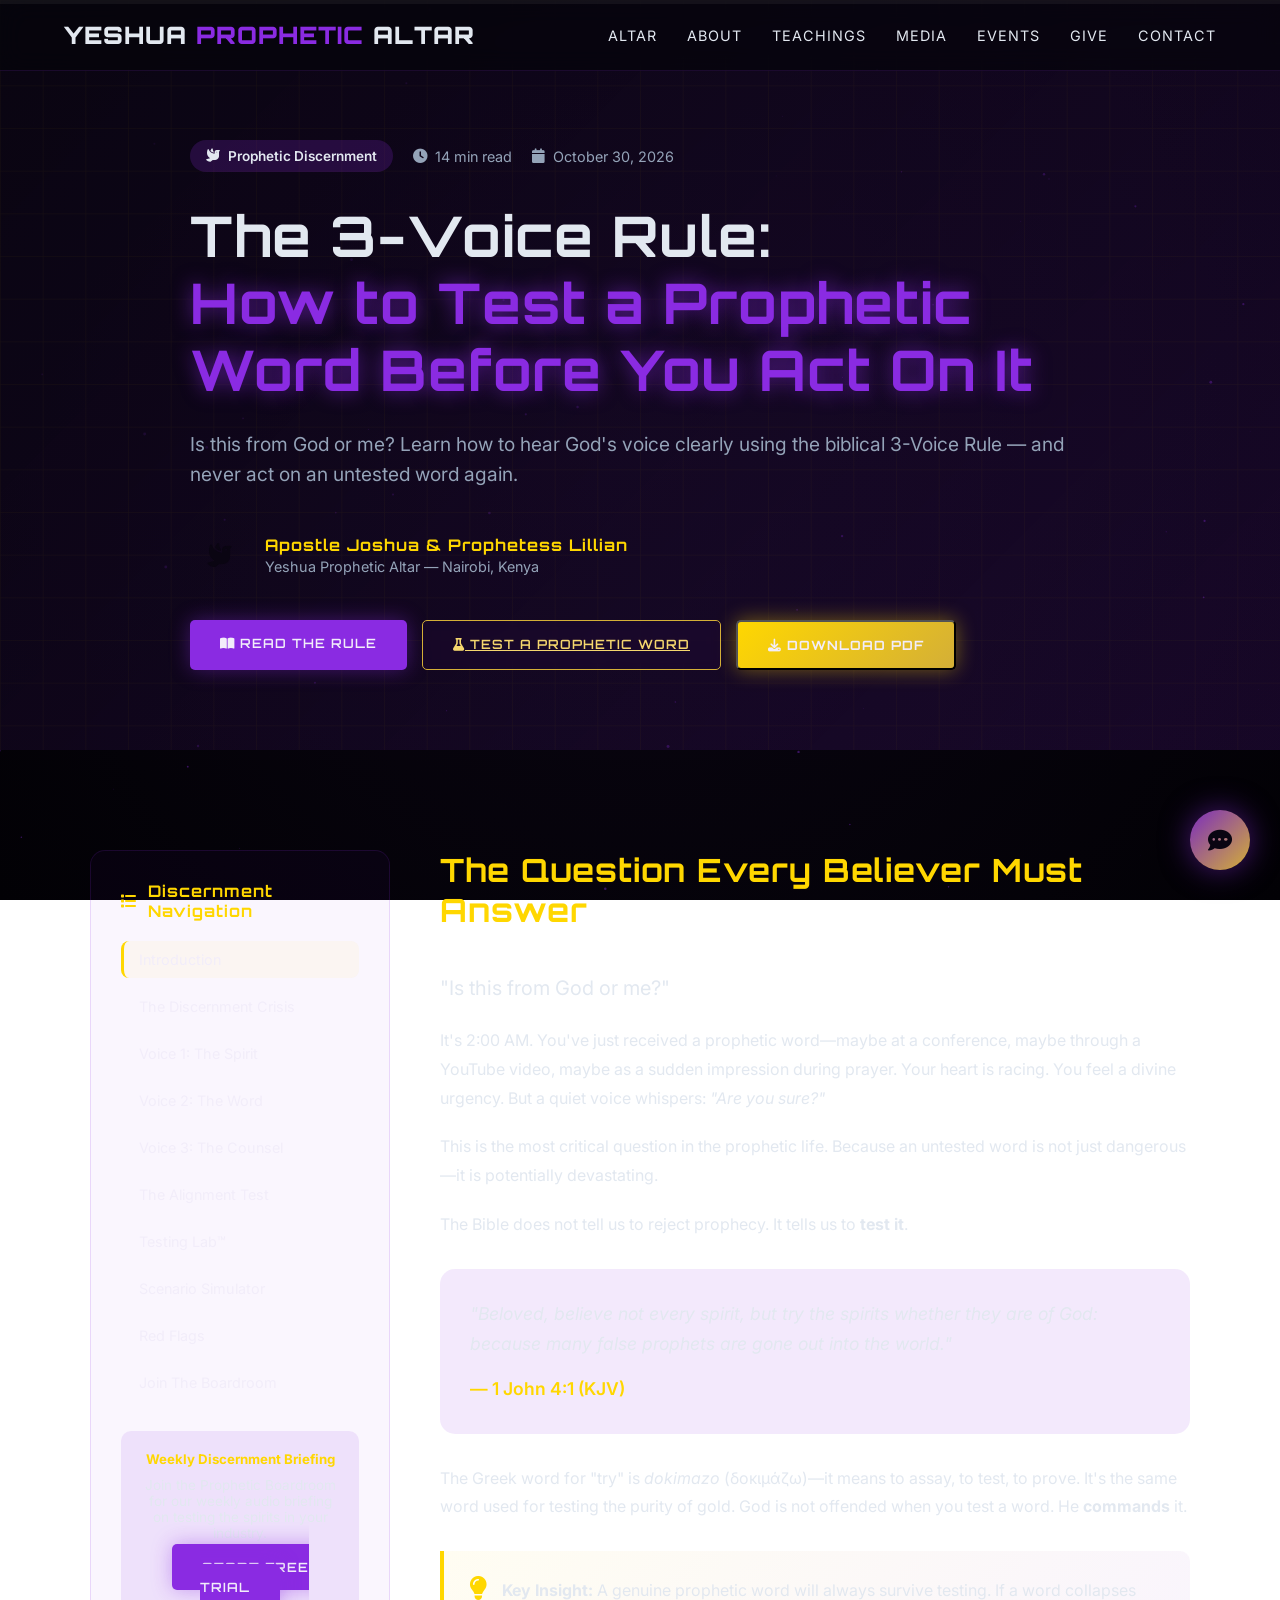
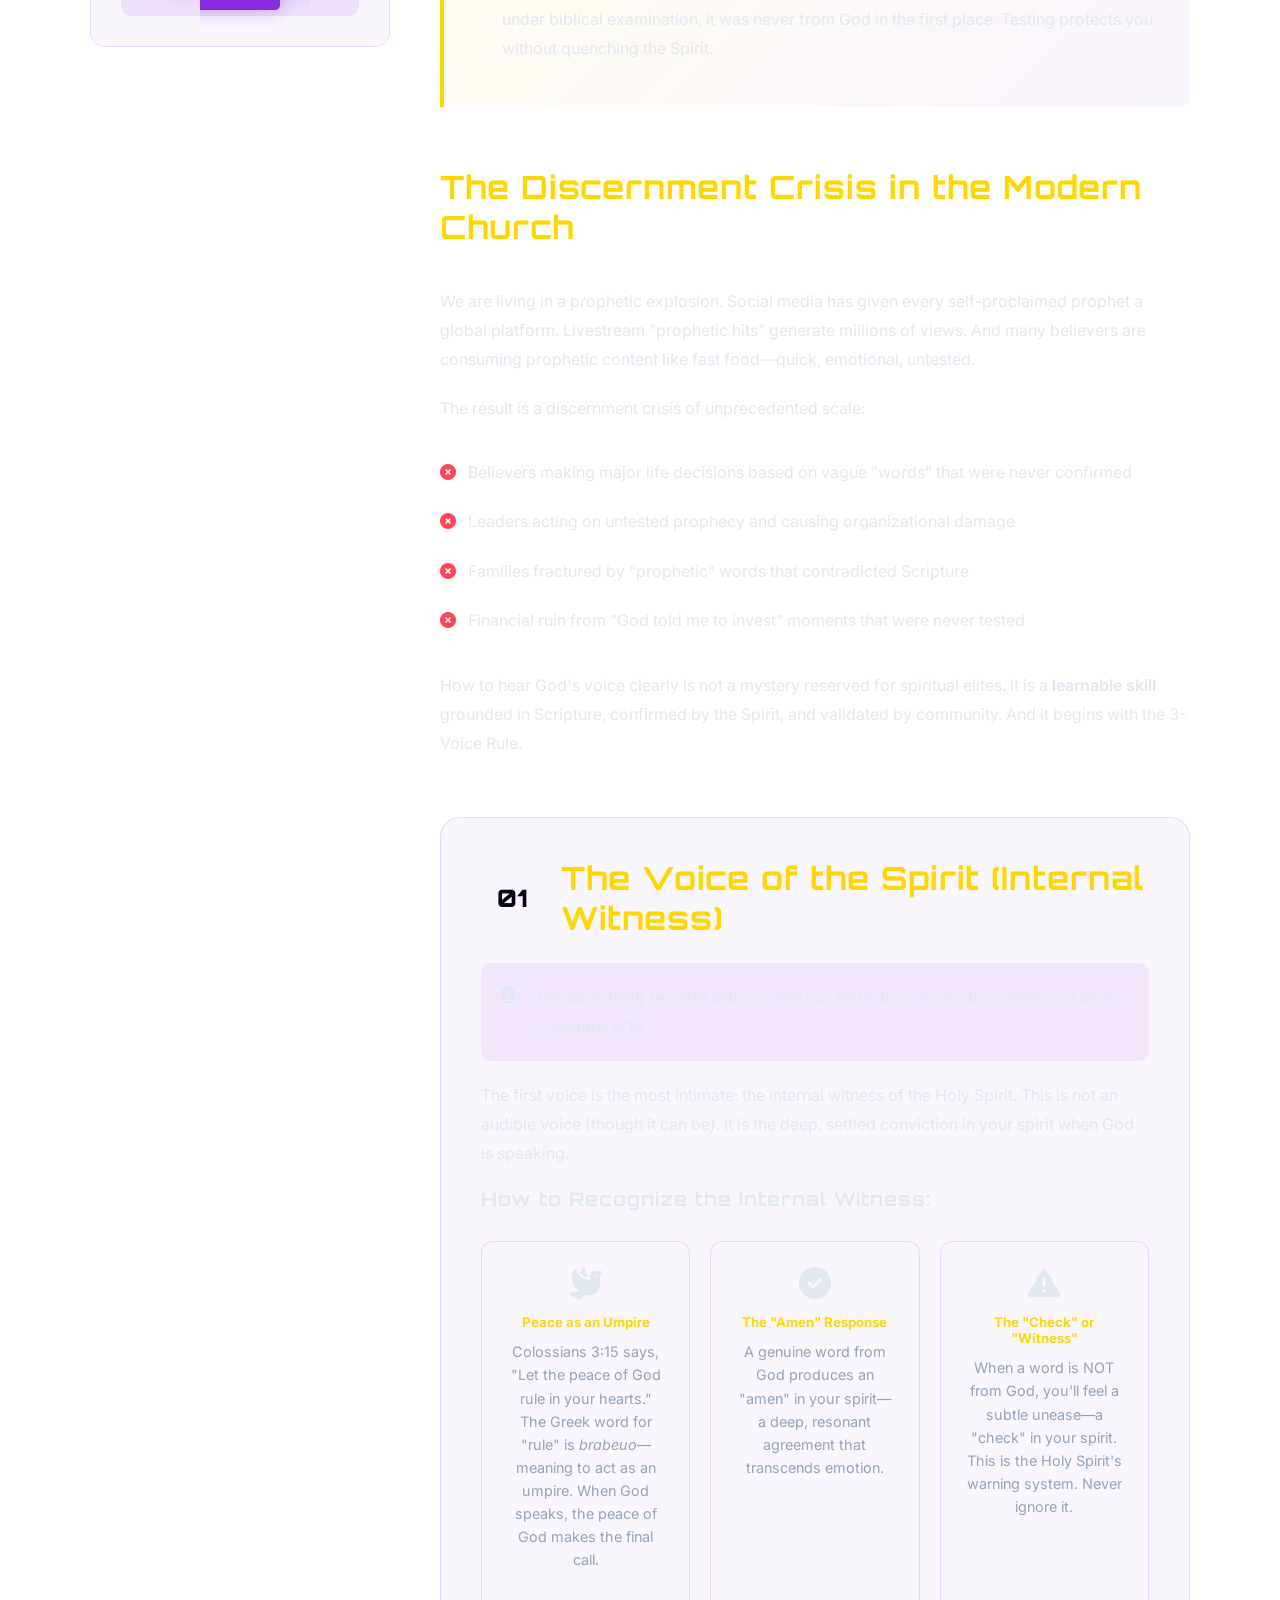
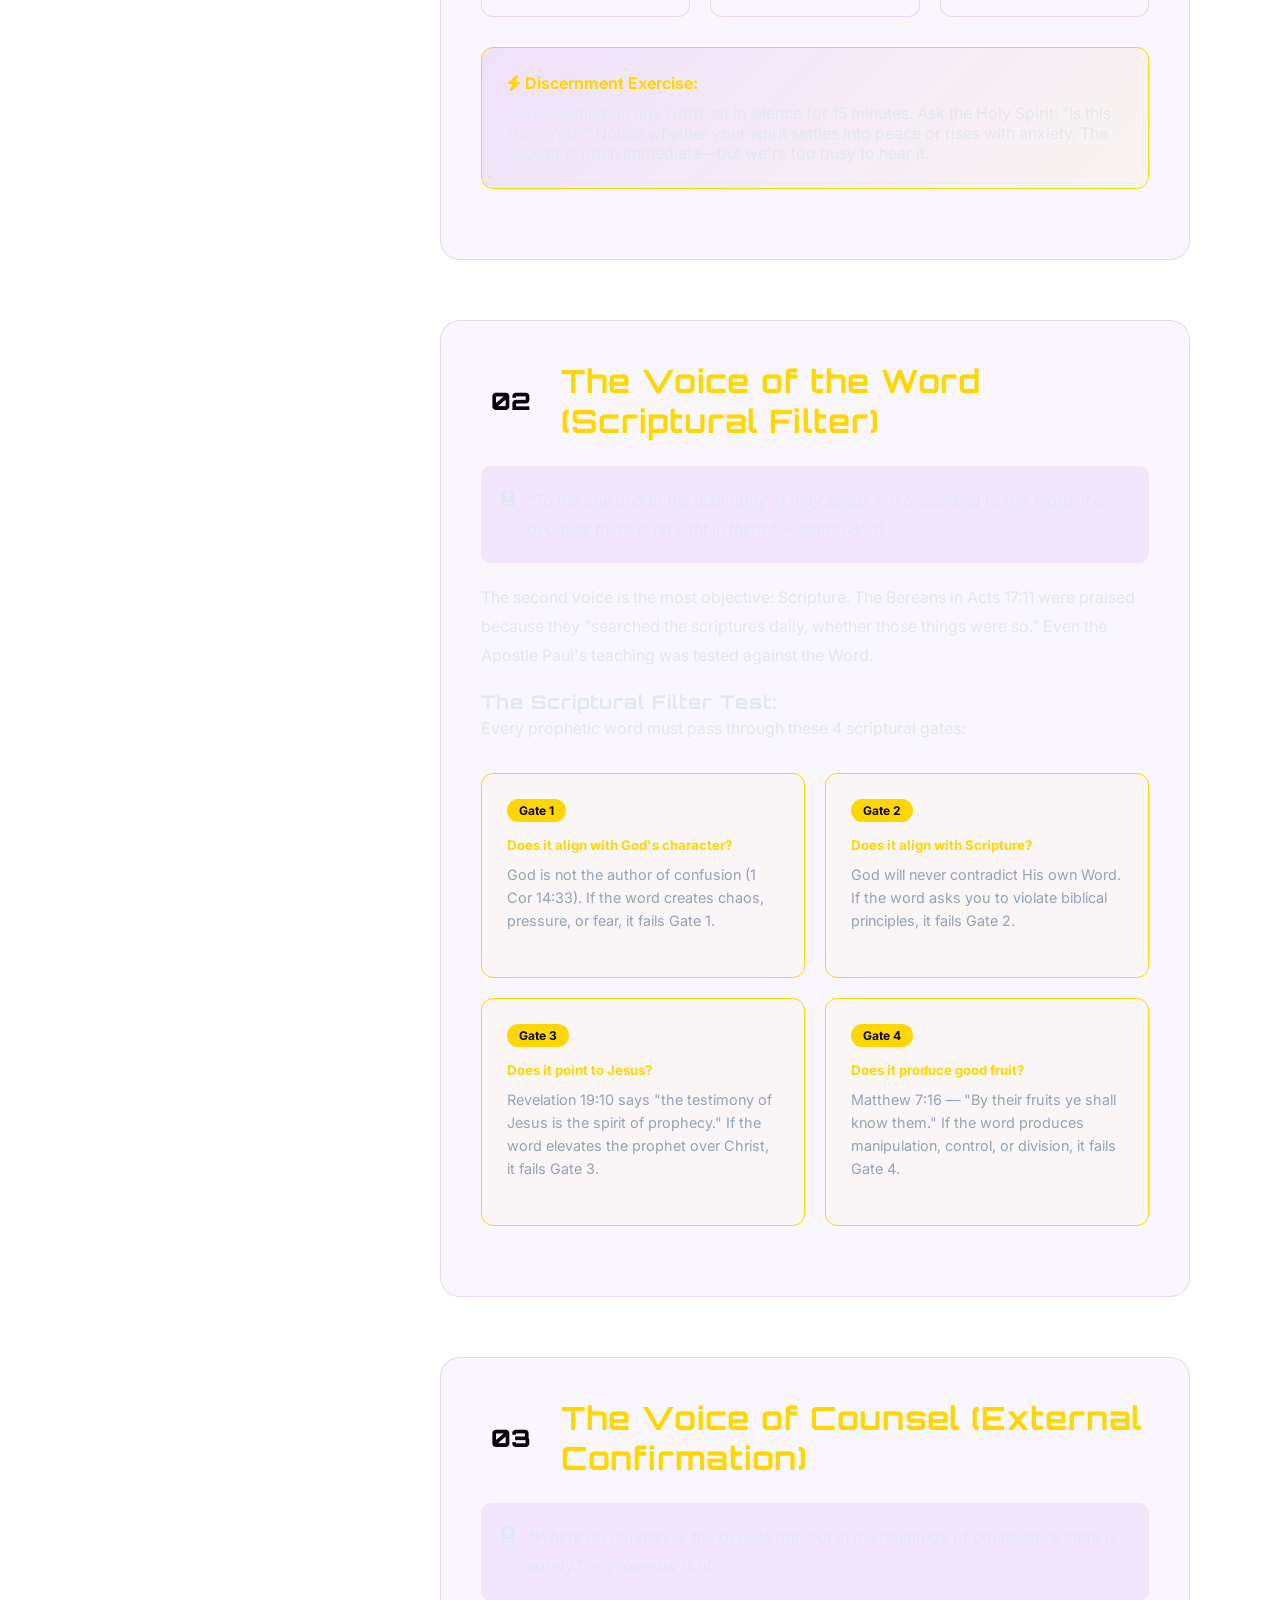
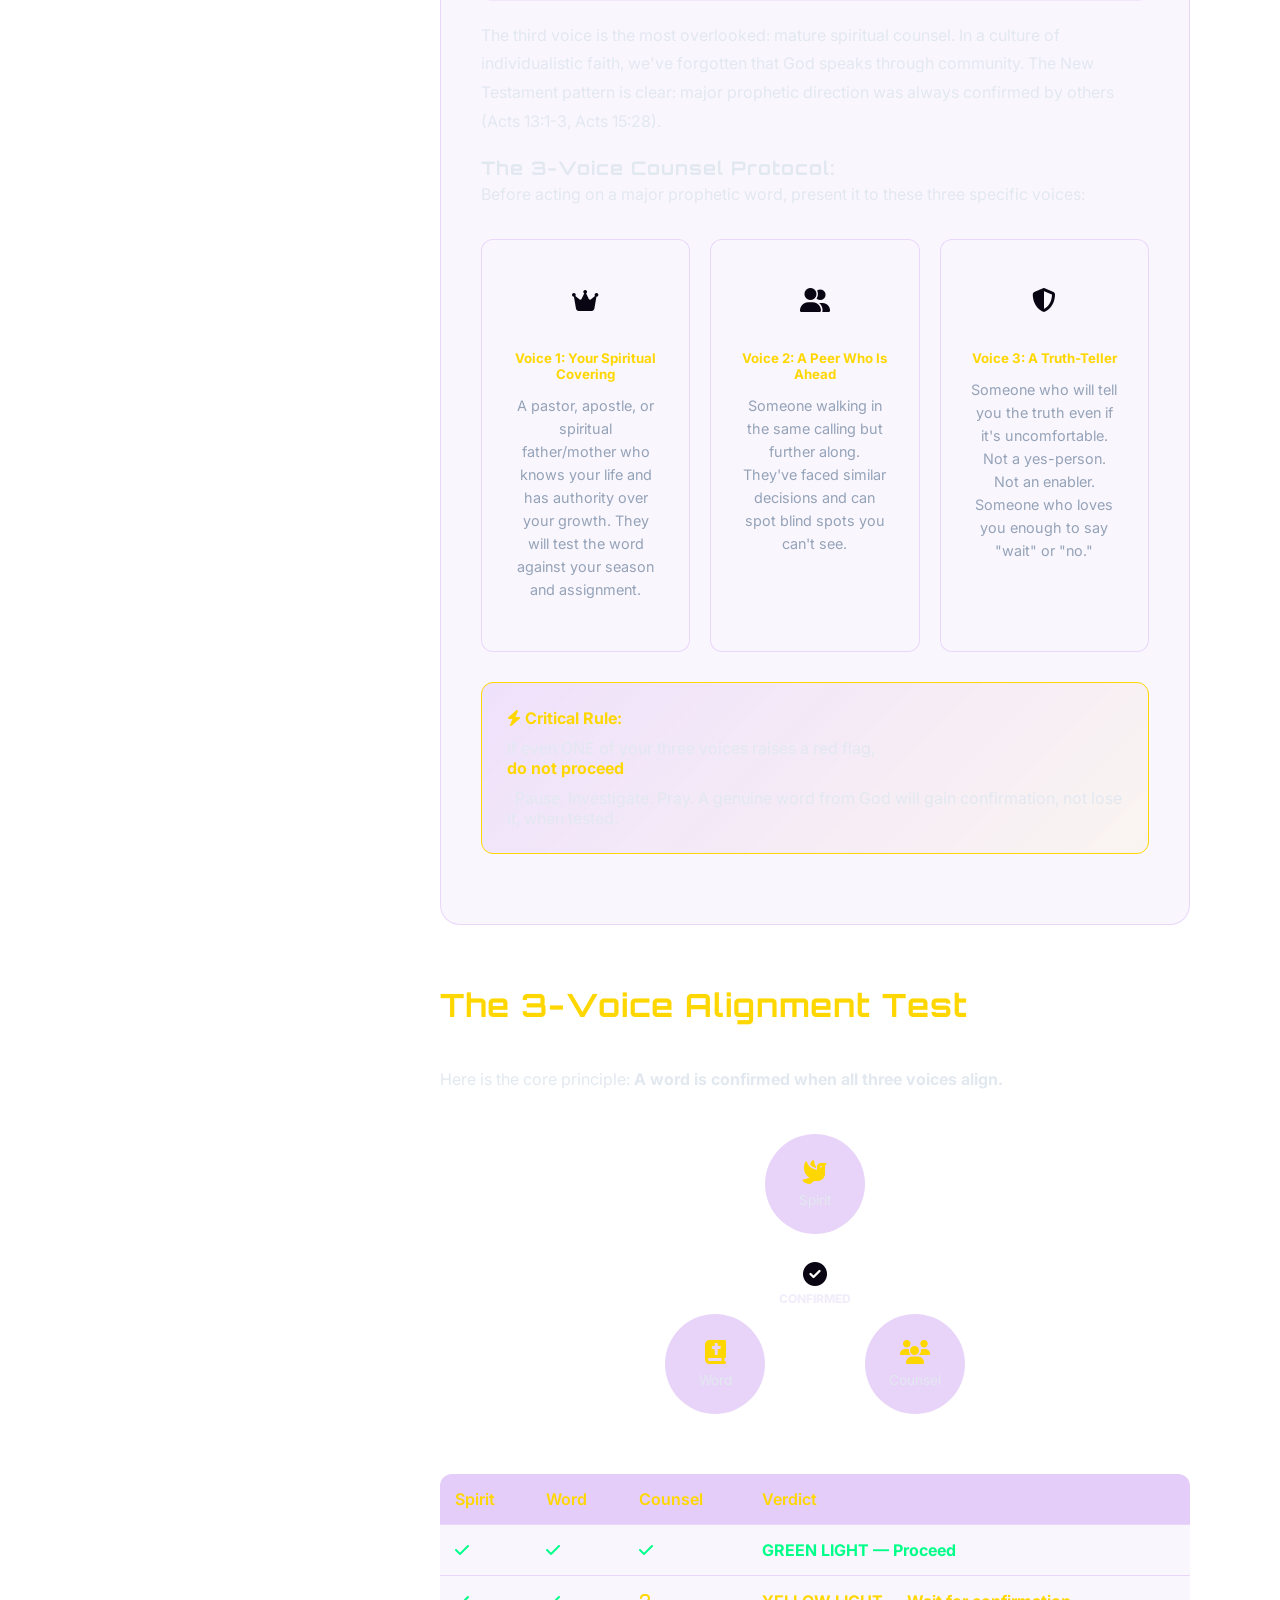
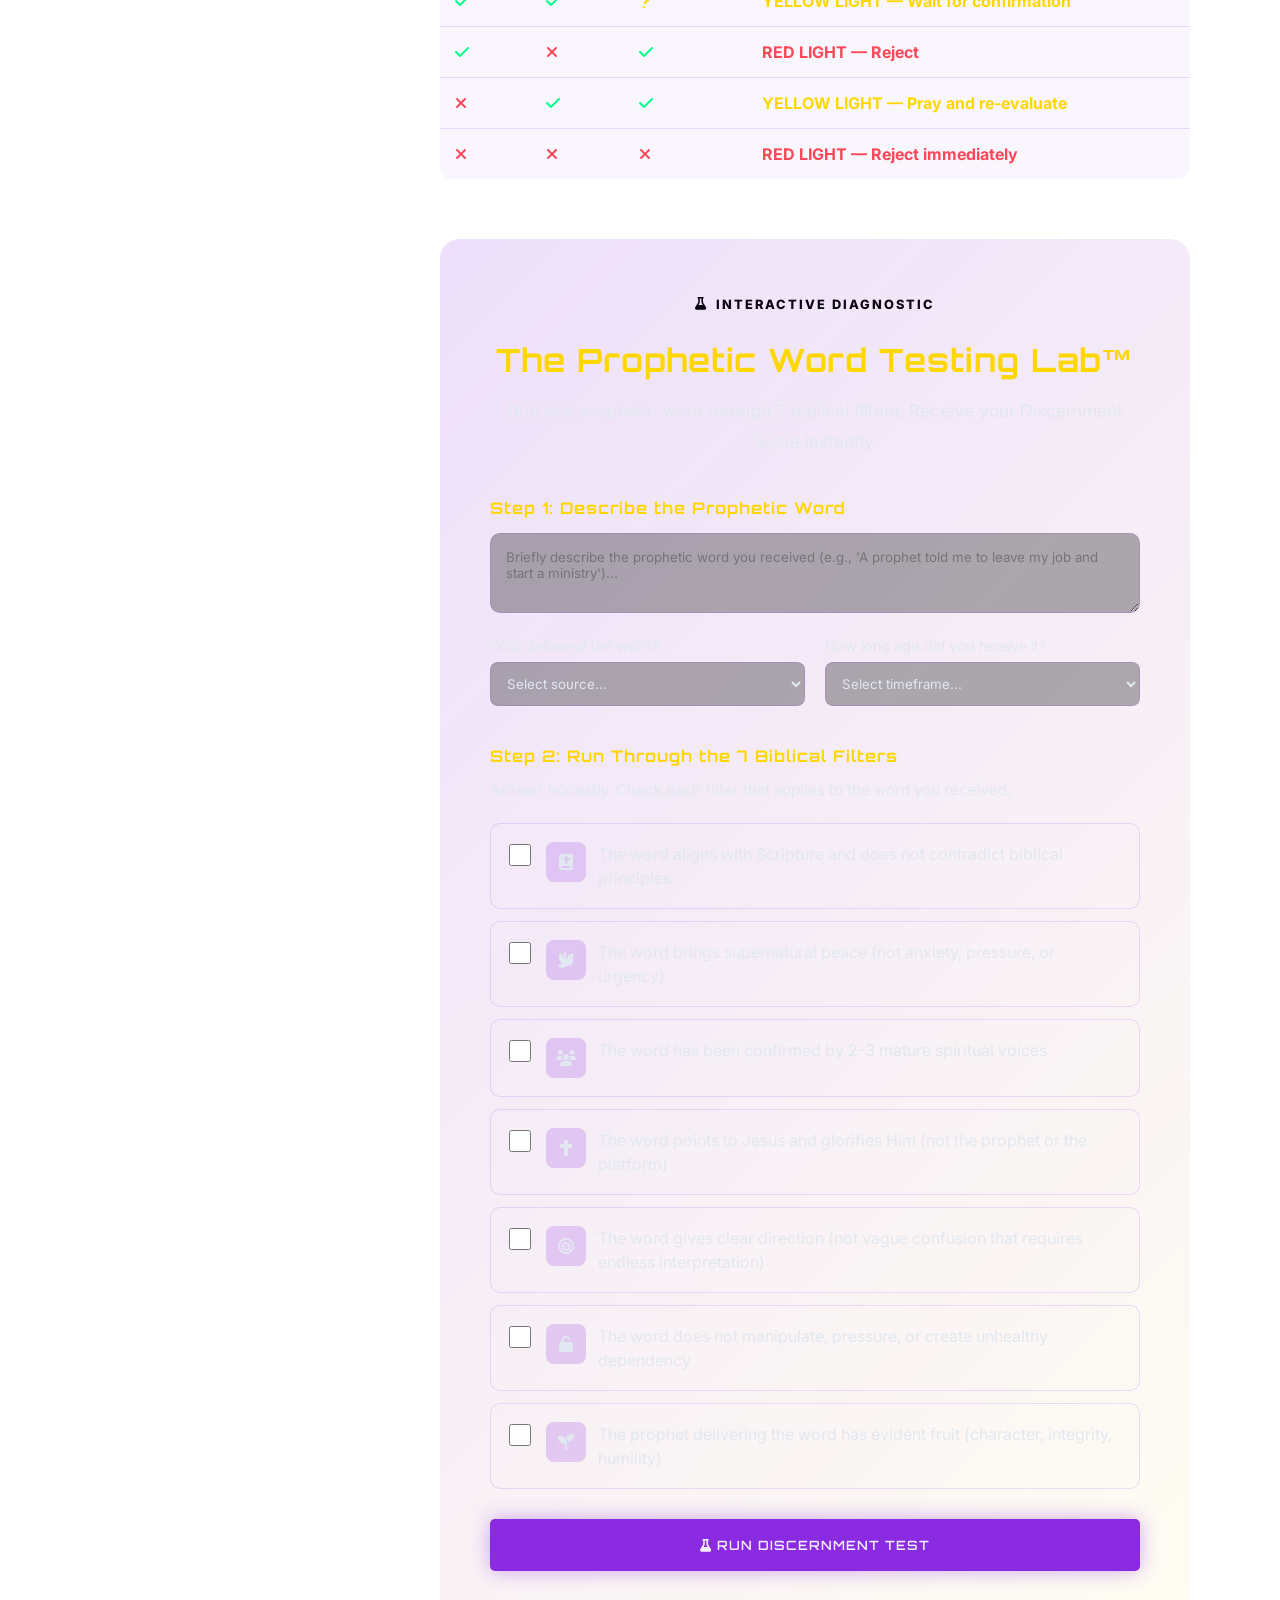
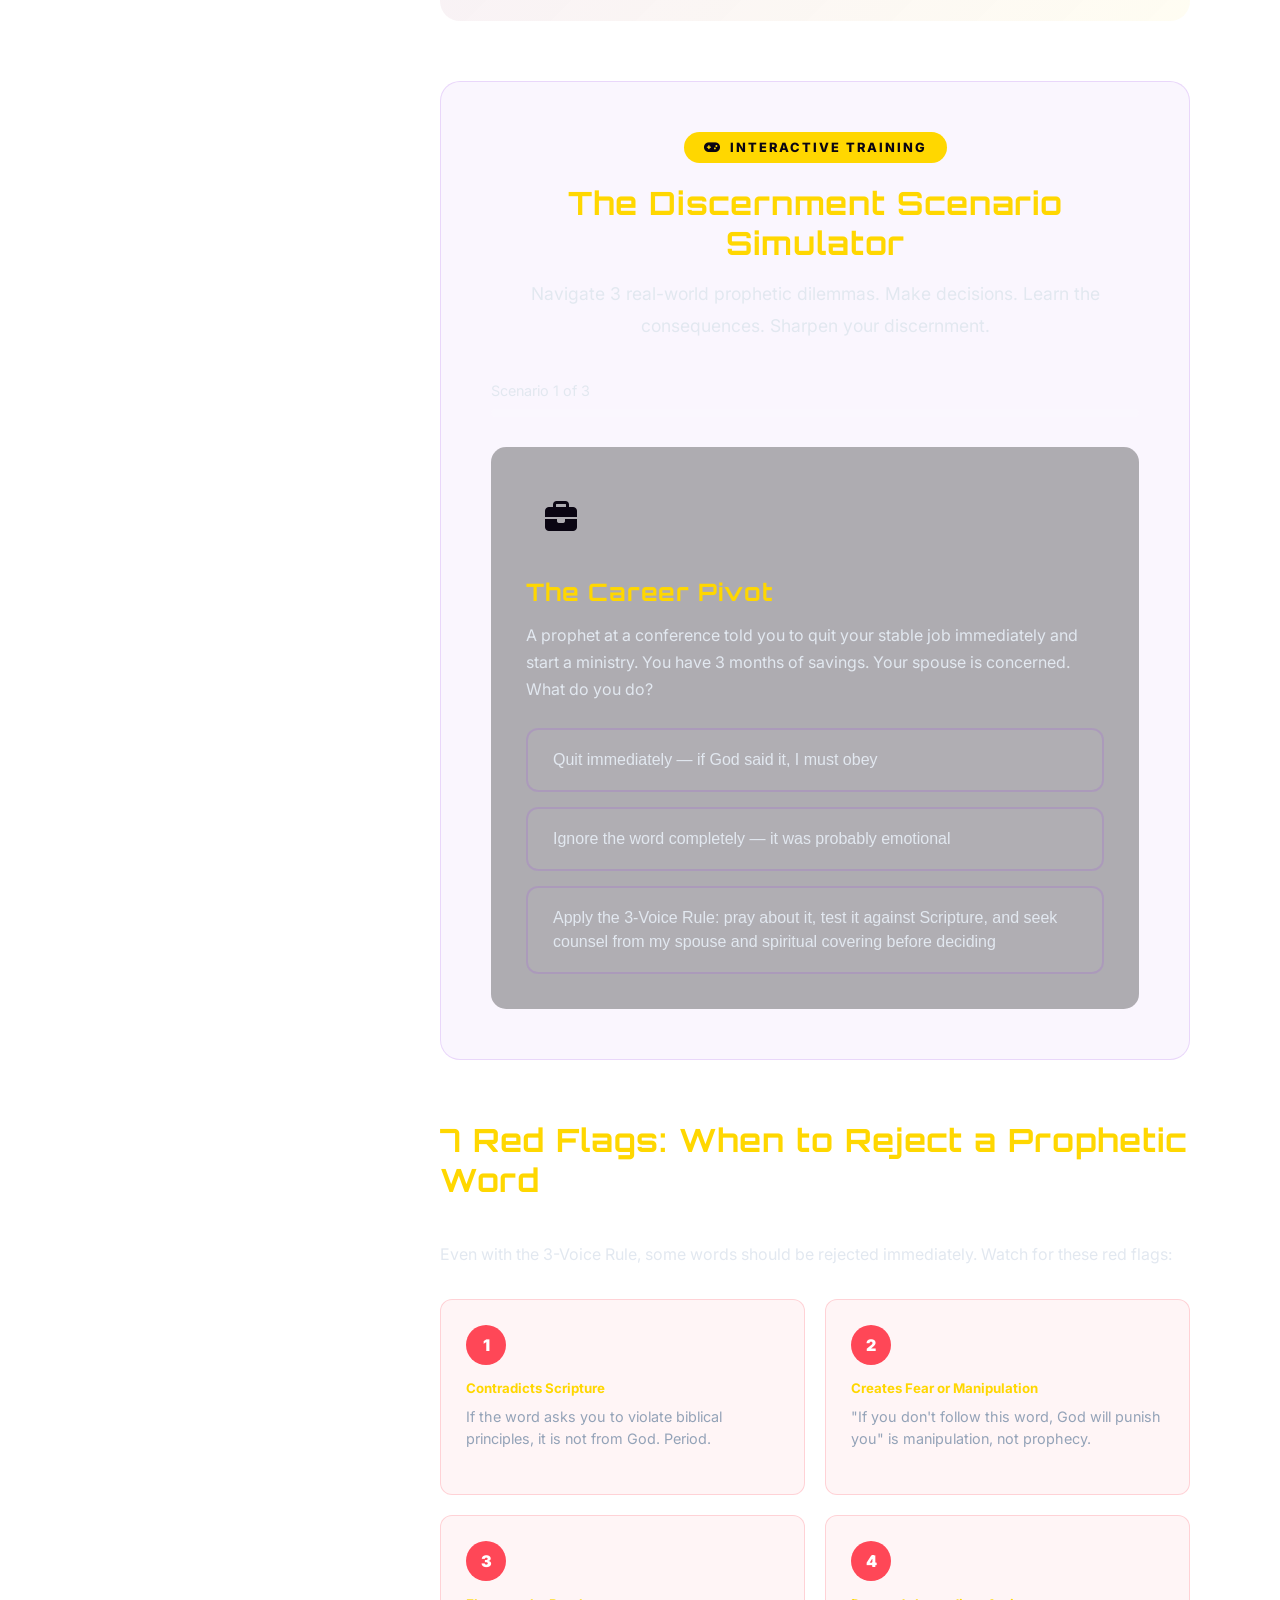
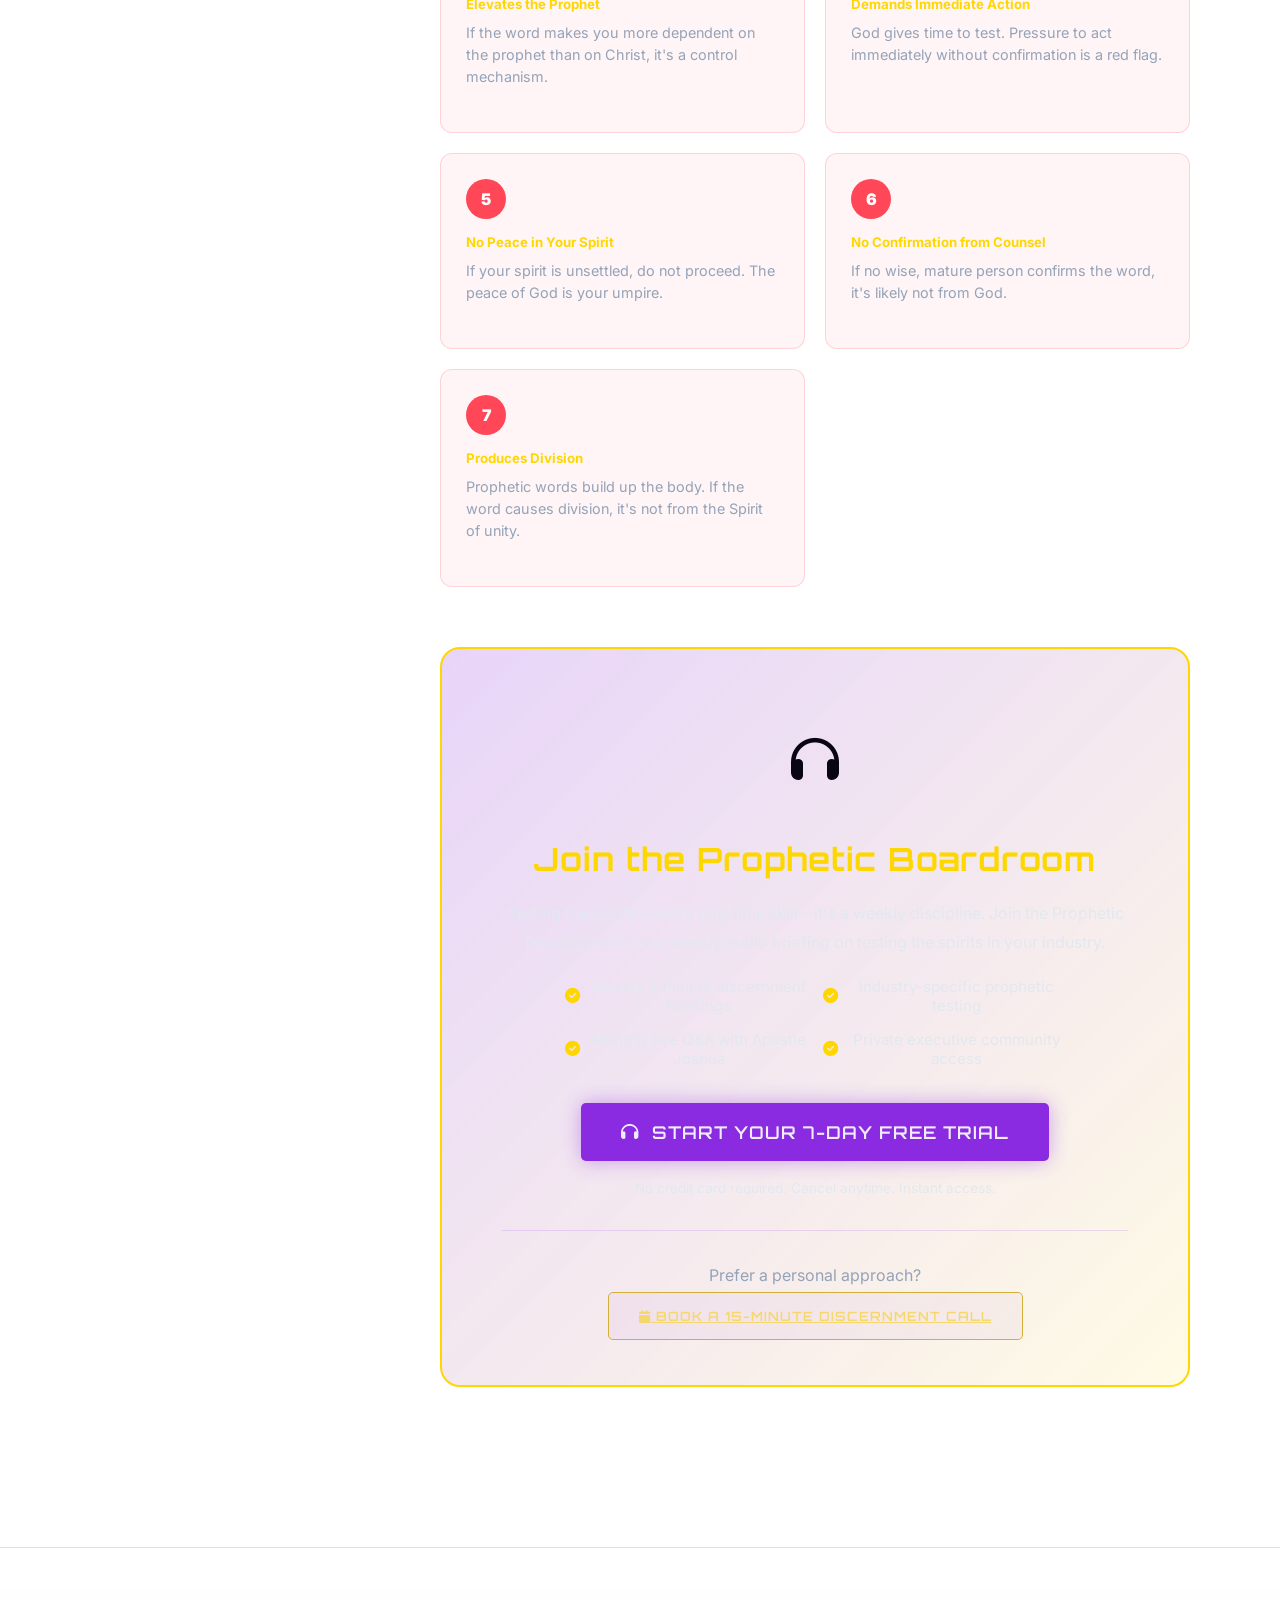
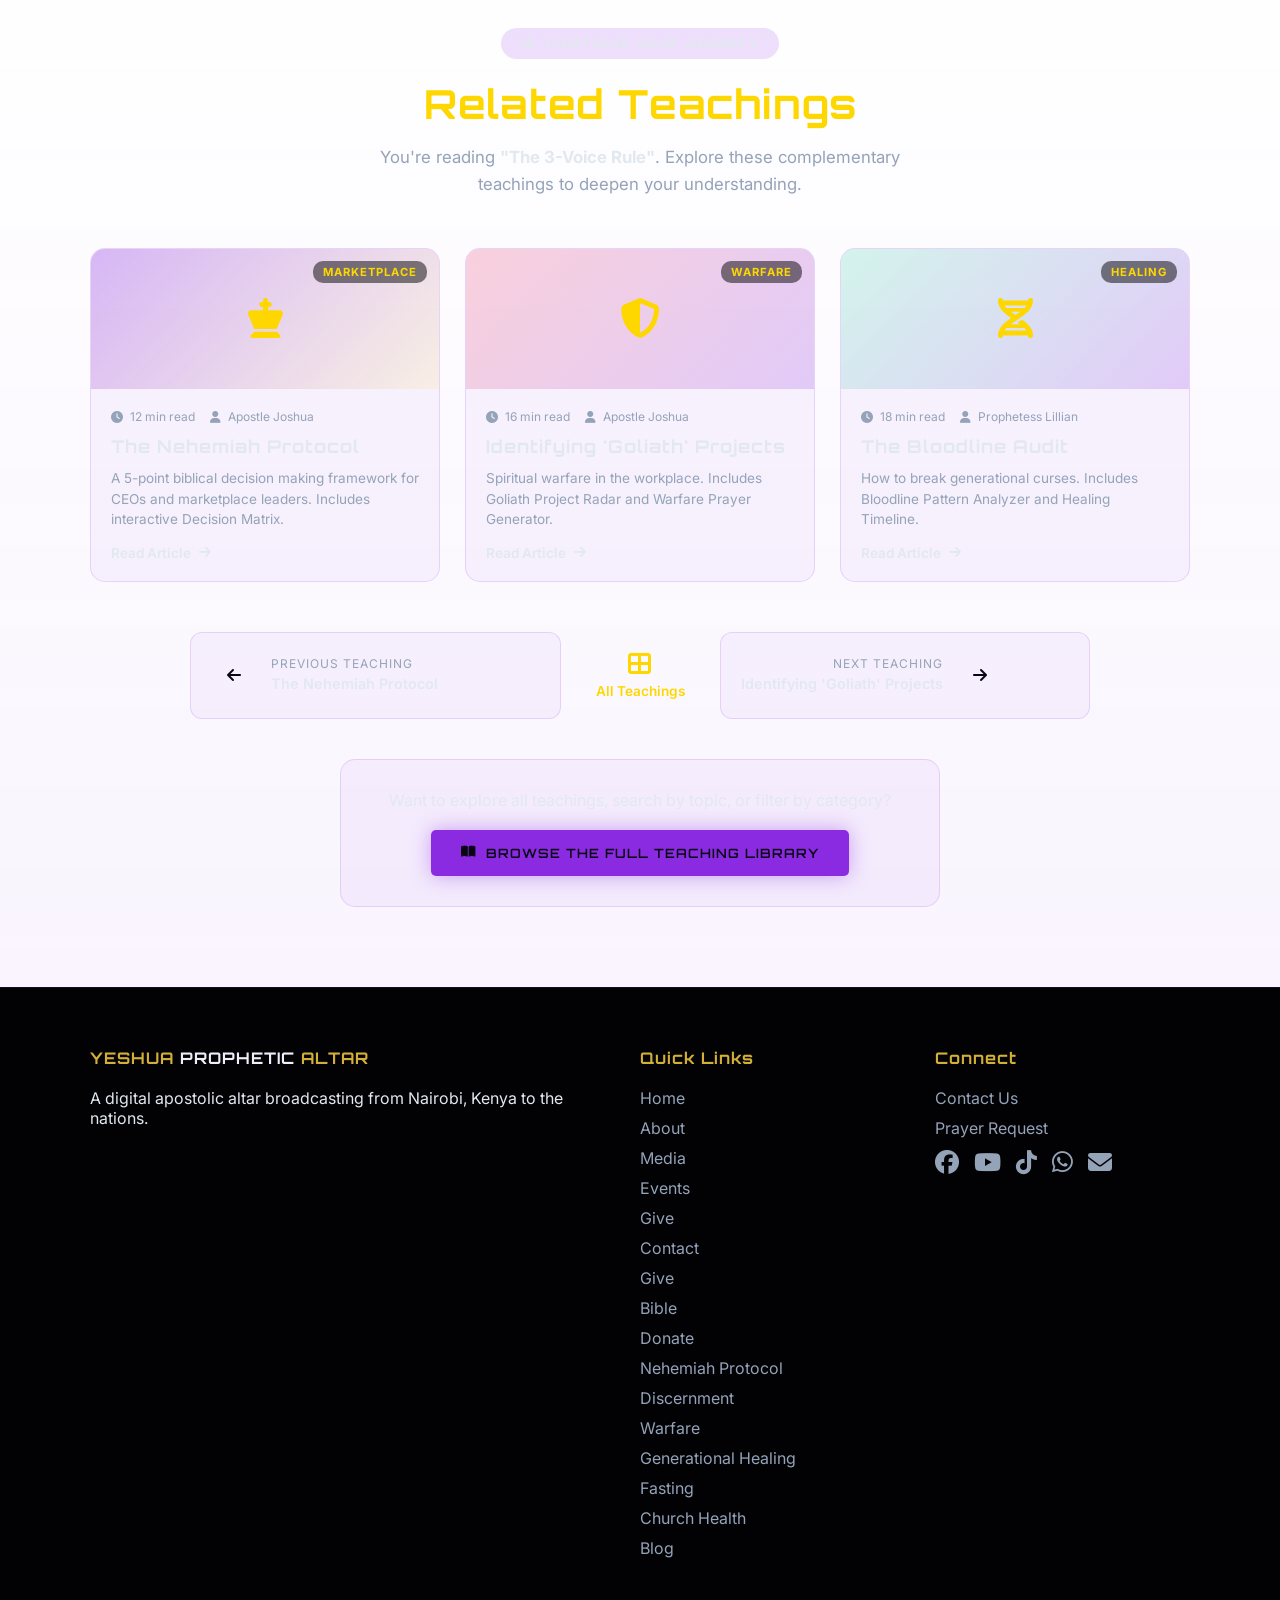
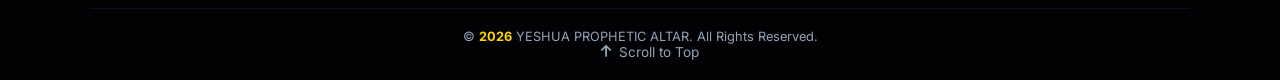
<file: three-voice-rule.html>
<!DOCTYPE html>
<html lang="en">

<head>
    <meta charset="UTF-8">
    <meta name="viewport" content="width=device-width, initial-scale=1.0">
    <meta http-equiv="X-UA-Compatible" content="IE=edge">

    <!-- PRIMARY SEO META TAGS -->
    <title>The 3-Voice Rule: How to Hear God's Voice Clearly | Yeshua Prophetic Altar</title>
    <meta name="title" content="The 3-Voice Rule: How to Test a Prophetic Word Before You Act On It">
    <meta name="description"
        content="Learn how to hear God's voice clearly with the 3-Voice Rule. Discover if this is from God or me using biblical discernment filters. Join the Prophetic Boardroom for weekly audio briefings on testing the spirits.">
    <meta name="keywords"
        content="How to hear God's voice clearly, Is this from God or me, testing prophetic words, biblical discernment, prophetic word testing, 3-Voice Rule, Christian discernment">
    <meta name="author" content="Apostle Joshua & Prophetess Lillian">
    <meta name="robots" content="index, follow">
    <link rel="canonical" href="https://yeshuapropheticaltar.org/three-voice-rule.html">

    <!-- OPEN GRAPH / FACEBOOK -->
    <meta property="og:type" content="article">
    <meta property="og:url" content="https://yeshuapropheticaltar.org/three-voice-rule.html">
    <meta property="og:title" content="The 3-Voice Rule: How to Hear God's Voice Clearly">
    <meta property="og:description"
        content="Is this from God or me? Learn the biblical 3-Voice Rule to test any prophetic word before you act on it. Interactive diagnostic tool included.">
    <meta property="og:image" content="https://yeshuapropheticaltar.org/three-voice-rule-og.jpg">
    <meta property="article:published_time" content="2026-10-30">
    <meta property="article:author" content="Yeshua Prophetic Altar">
    <meta property="article:section" content="Prophetic Discernment">

    <!-- TWITTER CARD -->
    <meta property="twitter:card" content="summary_large_image">
    <meta property="twitter:url" content="https://yeshuapropheticaltar.org/three-voice-rule.html">
    <meta property="twitter:title" content="The 3-Voice Rule: How to Hear God's Voice Clearly">
    <meta property="twitter:description"
        content="Is this from God or me? Learn the biblical 3-Voice Rule to test any prophetic word.">
    <meta property="twitter:image" content="https://yeshuapropheticaltar.org/three-voice-rule-og.jpg">

    <!-- FAVICON & THEME -->
    <link rel="icon" type="image/webp" href="assets/media/image/logoyeshuaprophetic.webp">
    <meta name="theme-color" content="#0A0512">

    <!-- FONTS & ICONS -->
    <link rel="preconnect" href="https://fonts.googleapis.com">
    <link rel="preconnect" href="https://fonts.gstatic.com" crossorigin>
    <link
        href="https://fonts.googleapis.com/css2?family=Orbitron:wght@400;700;900&family=Inter:wght@300;400;500;600;700;800&display=swap"
        rel="stylesheet">
    <link rel="stylesheet" href="https://cdnjs.cloudflare.com/ajax/libs/font-awesome/6.4.0/css/all.min.css">

    <!-- AOS ANIMATION LIBRARY -->
    <link href="https://unpkg.com/aos@2.3.1/dist/aos.css" rel="stylesheet">

    <!-- MAIN STYLESHEET -->
    <link rel="stylesheet" href="style.css">

    <!-- ========================================== -->
    <!-- OMEGA-TIER SEO: ARTICLE + FAQ + HOWTO + BREADCRUMB SCHEMA -->
    <!-- ========================================== -->
    <script type="application/ld+json">
    {
      "@context": "https://schema.org",
      "@graph": [
        {
          "@type": "Article",
          "@id": "https://yeshuapropheticaltar.org/three-voice-rule.html#article",
          "mainEntityOfPage": {
            "@type": "WebPage",
            "@id": "https://yeshuapropheticaltar.org/three-voice-rule.html"
          },
          "headline": "The 3-Voice Rule: How to Test a Prophetic Word Before You Act On It",
          "description": "Learn how to hear God's voice clearly with the 3-Voice Rule. Discover if this is from God or me using biblical discernment filters and interactive diagnostics.",
          "image": "https://yeshuapropheticaltar.org/three-voice-rule-og.jpg",
          "author": {
            "@type": "Person",
            "name": "Apostle Joshua & Prophetess Lillian",
            "jobTitle": "Apostolic Leaders",
            "worksFor": {
              "@id": "https://yeshuapropheticaltar.org/#organization"
            }
          },
          "publisher": {
            "@type": "Organization",
            "name": "Yeshua Prophetic Altar",
            "logo": {
              "@type": "ImageObject",
              "url": "https://yeshuapropheticaltar.org/assets/media/image/logoyeshuaprophetic.webp"
            }
          },
          "datePublished": "2026-10-30",
          "dateModified": "2026-10-30",
          "articleSection": "Prophetic Discernment",
          "keywords": "How to hear God's voice clearly, Is this from God or me, testing prophetic words",
          "wordCount": 3200,
          "inLanguage": "English"
        },
        {
          "@type": "BreadcrumbList",
          "itemListElement": [
            {
              "@type": "ListItem",
              "position": 1,
              "name": "Home",
              "item": "https://yeshuapropheticaltar.org/"
            },
            {
              "@type": "ListItem",
              "position": 2,
              "name": "Prophetic Teachings",
              "item": "https://yeshuapropheticaltar.org/media.html"
            },
            {
              "@type": "ListItem",
              "position": 3,
              "name": "The 3-Voice Rule",
              "item": "https://yeshuapropheticaltar.org/three-voice-rule.html"
            }
          ]
        },
        {
          "@type": "HowTo",
          "name": "How to Test a Prophetic Word Using the 3-Voice Rule",
          "description": "A step-by-step biblical process for testing prophetic words to determine if they are from God.",
          "totalTime": "PT15M",
          "step": [
            {
              "@type": "HowToStep",
              "position": 1,
              "name": "Check the Internal Witness",
              "text": "Assess whether the word brings peace or anxiety. The Holy Spirit bears witness with your spirit (Romans 8:16) and the peace of God acts as an umpire (Colossians 3:15)."
            },
            {
              "@type": "HowToStep",
              "position": 2,
              "name": "Apply the Scriptural Filter",
              "text": "Test the word against Scripture. Isaiah 8:20 says 'To the law and to the testimony: if they speak not according to this word, it is because there is no light in them.'"
            },
            {
              "@type": "HowToStep",
              "position": 3,
              "name": "Seek Counsel Confirmation",
              "text": "Present the word to 2-3 mature spiritual voices. Proverbs 11:14 states 'In the multitude of counsellors there is safety.'"
            },
            {
              "@type": "HowToStep",
              "position": 4,
              "name": "Wait for 3-Voice Alignment",
              "text": "Do not act until all three voices confirm. If even one voice raises a red flag, pause and investigate further."
            }
          ]
        },
        {
          "@type": "FAQPage",
          "mainEntity": [
            {
              "@type": "Question",
              "name": "How do I know if a prophetic word is from God?",
              "acceptedAnswer": {
                "@type": "Answer",
                "text": "Use the 3-Voice Rule: Check the internal witness of the Holy Spirit, test the word against Scripture, and seek confirmation from 2-3 mature spiritual counselors. A genuine prophetic word will align across all three voices."
              }
            },
            {
              "@type": "Question",
              "name": "How to hear God's voice clearly?",
              "acceptedAnswer": {
                "@type": "Answer",
                "text": "Hearing God's voice clearly requires three disciplines: consistent time in Scripture (so you recognize His vocabulary), a quiet prayer life (so you can hear above the noise), and submission to spiritual authority (so you have confirmation when you're unsure)."
              }
            },
            {
              "@type": "Question",
              "name": "Is this from God or me?",
              "acceptedAnswer": {
                "@type": "Answer",
                "text": "To determine if something is from God or yourself, apply the 3-Voice Rule. If it aligns with Scripture, brings supernatural peace (not just emotional excitement), and is confirmed by mature counsel, it is likely from God. If it contradicts Scripture, creates anxiety, or no wise person confirms it, it is likely from your own desires or the enemy."
              }
            }
          ]
        }
      ]
    }
    </script>
</head>

<body>
    <canvas id="bg-canvas" aria-hidden="true"></canvas>

    <!-- READING PROGRESS BAR -->
    <div class="reading-progress" id="readingProgress">
        <div class="progress-fill" id="progressFill"></div>
    </div>

    <div id="site-header"></div>

    <main id="main-content">

        <!-- ========================================== -->
        <!-- ARTICLE HERO SECTION -->
        <!-- ========================================== -->
        <section class="article-hero">
            <div class="hero-overlay"></div>
            <div class="container">
                <div class="article-hero-content" data-aos="fade-up">
                    <div class="article-meta-top">
                        <span class="category-badge"><i class="fas fa-dove"></i> Prophetic Discernment</span>
                        <span class="read-time"><i class="fas fa-clock"></i> 14 min read</span>
                        <span class="article-date"><i class="fas fa-calendar"></i> October 30, 2026</span>
                    </div>

                    <h1 class="article-title">The 3-Voice Rule:<br><span class="glow">How to Test a Prophetic Word
                            Before You Act On It</span></h1>

                    <p class="article-subtitle">Is this from God or me? Learn how to hear God's voice clearly using the
                        biblical 3-Voice Rule — and never act on an untested word again.</p>

                    <div class="article-author">
                        <div class="author-avatar">
                            <i class="fas fa-dove"></i>
                        </div>
                        <div class="author-info">
                            <h4>Apostle Joshua & Prophetess Lillian</h4>
                            <p>Yeshua Prophetic Altar — Nairobi, Kenya</p>
                        </div>
                    </div>

                    <div class="hero-actions">
                        <a href="#article-content" class="btn-neon"><i class="fas fa-book-open"></i> Read The Rule</a>
                        <a href="#testing-lab" class="btn-glass"><i class="fas fa-flask"></i> Test a Prophetic Word</a>
                        <button onclick="downloadArticlePDF()" class="btn-salvation"><i class="fas fa-download"></i>
                            Download PDF</button>
                    </div>
                </div>
            </div>
        </section>

        <!-- ========================================== -->
        <!-- MAIN ARTICLE CONTENT -->
        <!-- ========================================== -->
        <section id="article-content" class="section">
            <div class="container">
                <div class="article-grid">

                    <!-- LEFT COLUMN: Table of Contents (Sticky) -->
                    <aside class="article-sidebar" data-aos="fade-right">
                        <div class="toc-card">
                            <h4><i class="fas fa-list"></i> Discernment Navigation</h4>
                            <nav class="toc-nav">
                                <a href="#introduction" class="toc-link active">Introduction</a>
                                <a href="#discernment-crisis" class="toc-link">The Discernment Crisis</a>
                                <a href="#voice-1" class="toc-link">Voice 1: The Spirit</a>
                                <a href="#voice-2" class="toc-link">Voice 2: The Word</a>
                                <a href="#voice-3" class="toc-link">Voice 3: The Counsel</a>
                                <a href="#alignment-test" class="toc-link">The Alignment Test</a>
                                <a href="#testing-lab" class="toc-link">Testing Lab™</a>
                                <a href="#scenario-simulator" class="toc-link">Scenario Simulator</a>
                                <a href="#red-flags" class="toc-link">Red Flags</a>
                                <a href="#conversion" class="toc-link">Join The Boardroom</a>
                            </nav>

                            <div class="sidebar-cta">
                                <h5>Weekly Discernment Briefing</h5>
                                <p>Join the Prophetic Boardroom for our weekly audio briefing on testing the spirits in
                                    your industry.</p>
                                <a href="briefing.html" class="btn-neon" style="width: 100%; text-align: center;">Start
                                    Free Trial</a>
                            </div>
                        </div>
                    </aside>

                    <!-- RIGHT COLUMN: Article Body -->
                    <article class="article-body" id="articleBody">

                        <!-- INTRODUCTION -->
                        <div id="introduction" class="article-section" data-aos="fade-up">
                            <h2 class="section-heading">The Question Every Believer Must Answer</h2>
                            <p class="lead-paragraph">"Is this from God or me?"</p>
                            <p>It's 2:00 AM. You've just received a prophetic word—maybe at a conference, maybe through
                                a YouTube video, maybe as a sudden impression during prayer. Your heart is racing. You
                                feel a divine urgency. But a quiet voice whispers: <em>"Are you sure?"</em></p>
                            <p>This is the most critical question in the prophetic life. Because an untested word is not
                                just dangerous—it is potentially devastating.</p>
                            <p>The Bible does not tell us to reject prophecy. It tells us to <strong>test it</strong>.
                            </p>
                            <blockquote class="scripture-block">
                                "Beloved, believe not every spirit, but try the spirits whether they are of God: because
                                many false prophets are gone out into the world."
                                <cite>— 1 John 4:1 (KJV)</cite>
                            </blockquote>
                            <p>The Greek word for "try" is <em>dokimazo</em> (δοκιμάζω)—it means to assay, to test, to
                                prove. It's the same word used for testing the purity of gold. God is not offended when
                                you test a word. He <strong>commands</strong> it.</p>
                            <div class="key-insight">
                                <i class="fas fa-lightbulb"></i>
                                <p><strong>Key Insight:</strong> A genuine prophetic word will always survive testing.
                                    If a word collapses under biblical examination, it was never from God in the first
                                    place. Testing protects you without quenching the Spirit.</p>
                            </div>
                        </div>

                        <!-- DISCERNMENT CRISIS -->
                        <div id="discernment-crisis" class="article-section" data-aos="fade-up">
                            <h2 class="section-heading">The Discernment Crisis in the Modern Church</h2>
                            <p>We are living in a prophetic explosion. Social media has given every self-proclaimed
                                prophet a global platform. Livestream "prophetic hits" generate millions of views. And
                                many believers are consuming prophetic content like fast food—quick, emotional,
                                untested.</p>
                            <p>The result is a discernment crisis of unprecedented scale:</p>
                            <ul class="insight-list">
                                <li><i class="fas fa-times-circle"></i> Believers making major life decisions based on
                                    vague "words" that were never confirmed</li>
                                <li><i class="fas fa-times-circle"></i> Leaders acting on untested prophecy and causing
                                    organizational damage</li>
                                <li><i class="fas fa-times-circle"></i> Families fractured by "prophetic" words that
                                    contradicted Scripture</li>
                                <li><i class="fas fa-times-circle"></i> Financial ruin from "God told me to invest"
                                    moments that were never tested</li>
                            </ul>
                            <p>How to hear God's voice clearly is not a mystery reserved for spiritual elites. It is a
                                <strong>learnable skill</strong> grounded in Scripture, confirmed by the Spirit, and
                                validated by community. And it begins with the 3-Voice Rule.</p>
                        </div>

                        <!-- VOICE 1: THE SPIRIT -->
                        <div id="voice-1" class="article-section protocol-point" data-aos="fade-up">
                            <div class="point-header">
                                <div class="point-number-badge">01</div>
                                <h2 class="section-heading">The Voice of the Spirit (Internal Witness)</h2>
                            </div>
                            <p class="point-scripture"><i class="fas fa-book-bible"></i> "The Spirit itself beareth
                                witness with our spirit, that we are the children of God." — Romans 8:16</p>
                            <p>The first voice is the most intimate: the internal witness of the Holy Spirit. This is
                                not an audible voice (though it can be). It is the deep, settled conviction in your
                                spirit when God is speaking.</p>
                            <h3>How to Recognize the Internal Witness:</h3>
                            <div class="voice-indicators">
                                <div class="indicator-card">
                                    <i class="fas fa-dove"></i>
                                    <h5>Peace as an Umpire</h5>
                                    <p>Colossians 3:15 says, "Let the peace of God rule in your hearts." The Greek word
                                        for "rule" is <em>brabeuo</em>—meaning to act as an umpire. When God speaks, the
                                        peace of God makes the final call.</p>
                                </div>
                                <div class="indicator-card">
                                    <i class="fas fa-check-circle"></i>
                                    <h5>The "Amen" Response</h5>
                                    <p>A genuine word from God produces an "amen" in your spirit—a deep, resonant
                                        agreement that transcends emotion.</p>
                                </div>
                                <div class="indicator-card">
                                    <i class="fas fa-exclamation-triangle"></i>
                                    <h5>The "Check" or "Witness"</h5>
                                    <p>When a word is NOT from God, you'll feel a subtle unease—a "check" in your
                                        spirit. This is the Holy Spirit's warning system. Never ignore it.</p>
                                </div>
                            </div>
                            <div class="action-box">
                                <strong><i class="fas fa-bolt"></i> Discernment Exercise:</strong> Before acting on any
                                word, sit in silence for 15 minutes. Ask the Holy Spirit: "Is this from You?" Notice
                                whether your spirit settles into peace or rises with anxiety. The answer is often
                                immediate—but we're too busy to hear it.
                            </div>
                        </div>

                        <!-- VOICE 2: THE WORD -->
                        <div id="voice-2" class="article-section protocol-point" data-aos="fade-up">
                            <div class="point-header">
                                <div class="point-number-badge">02</div>
                                <h2 class="section-heading">The Voice of the Word (Scriptural Filter)</h2>
                            </div>
                            <p class="point-scripture"><i class="fas fa-book-bible"></i> "To the law and to the
                                testimony: if they speak not according to this word, it is because there is no light in
                                them." — Isaiah 8:20</p>
                            <p>The second voice is the most objective: Scripture. The Bereans in Acts 17:11 were praised
                                because they "searched the scriptures daily, whether those things were so." Even the
                                Apostle Paul's teaching was tested against the Word.</p>
                            <h3>The Scriptural Filter Test:</h3>
                            <p>Every prophetic word must pass through these 4 scriptural gates:</p>
                            <div class="scripture-gates">
                                <div class="gate">
                                    <div class="gate-number">Gate 1</div>
                                    <h5>Does it align with God's character?</h5>
                                    <p>God is not the author of confusion (1 Cor 14:33). If the word creates chaos,
                                        pressure, or fear, it fails Gate 1.</p>
                                </div>
                                <div class="gate">
                                    <div class="gate-number">Gate 2</div>
                                    <h5>Does it align with Scripture?</h5>
                                    <p>God will never contradict His own Word. If the word asks you to violate biblical
                                        principles, it fails Gate 2.</p>
                                </div>
                                <div class="gate">
                                    <div class="gate-number">Gate 3</div>
                                    <h5>Does it point to Jesus?</h5>
                                    <p>Revelation 19:10 says "the testimony of Jesus is the spirit of prophecy." If the
                                        word elevates the prophet over Christ, it fails Gate 3.</p>
                                </div>
                                <div class="gate">
                                    <div class="gate-number">Gate 4</div>
                                    <h5>Does it produce good fruit?</h5>
                                    <p>Matthew 7:16 — "By their fruits ye shall know them." If the word produces
                                        manipulation, control, or division, it fails Gate 4.</p>
                                </div>
                            </div>
                        </div>

                        <!-- VOICE 3: THE COUNSEL -->
                        <div id="voice-3" class="article-section protocol-point" data-aos="fade-up">
                            <div class="point-header">
                                <div class="point-number-badge">03</div>
                                <h2 class="section-heading">The Voice of Counsel (External Confirmation)</h2>
                            </div>
                            <p class="point-scripture"><i class="fas fa-book-bible"></i> "Where no counsel is, the
                                people fall: but in the multitude of counsellors there is safety." — Proverbs 11:14</p>
                            <p>The third voice is the most overlooked: mature spiritual counsel. In a culture of
                                individualistic faith, we've forgotten that God speaks through community. The New
                                Testament pattern is clear: major prophetic direction was always confirmed by others
                                (Acts 13:1-3, Acts 15:28).</p>
                            <h3>The 3-Voice Counsel Protocol:</h3>
                            <p>Before acting on a major prophetic word, present it to these three specific voices:</p>
                            <div class="counsel-voices">
                                <div class="voice-card">
                                    <div class="voice-icon"><i class="fas fa-crown"></i></div>
                                    <h5>Voice 1: Your Spiritual Covering</h5>
                                    <p>A pastor, apostle, or spiritual father/mother who knows your life and has
                                        authority over your growth. They will test the word against your season and
                                        assignment.</p>
                                </div>
                                <div class="voice-card">
                                    <div class="voice-icon"><i class="fas fa-user-friends"></i></div>
                                    <h5>Voice 2: A Peer Who Is Ahead</h5>
                                    <p>Someone walking in the same calling but further along. They've faced similar
                                        decisions and can spot blind spots you can't see.</p>
                                </div>
                                <div class="voice-card">
                                    <div class="voice-icon"><i class="fas fa-shield-alt"></i></div>
                                    <h5>Voice 3: A Truth-Teller</h5>
                                    <p>Someone who will tell you the truth even if it's uncomfortable. Not a yes-person.
                                        Not an enabler. Someone who loves you enough to say "wait" or "no."</p>
                                </div>
                            </div>
                            <div class="action-box">
                                <strong><i class="fas fa-bolt"></i> Critical Rule:</strong> If even ONE of your three
                                voices raises a red flag, <strong>do not proceed</strong>. Pause. Investigate. Pray. A
                                genuine word from God will gain confirmation, not lose it, when tested.
                            </div>
                        </div>

                        <!-- ALIGNMENT TEST -->
                        <div id="alignment-test" class="article-section" data-aos="fade-up">
                            <h2 class="section-heading">The 3-Voice Alignment Test</h2>
                            <p>Here is the core principle: <strong>A word is confirmed when all three voices
                                    align.</strong></p>
                            <div class="alignment-diagram">
                                <div class="alignment-circle">
                                    <div class="circle-item spirit">
                                        <i class="fas fa-dove"></i>
                                        <span>Spirit</span>
                                    </div>
                                    <div class="circle-item word">
                                        <i class="fas fa-book-bible"></i>
                                        <span>Word</span>
                                    </div>
                                    <div class="circle-item counsel">
                                        <i class="fas fa-users"></i>
                                        <span>Counsel</span>
                                    </div>
                                    <div class="alignment-center">
                                        <i class="fas fa-check-circle"></i>
                                        <span>CONFIRMED</span>
                                    </div>
                                </div>
                            </div>
                            <table class="protocol-table">
                                <thead>
                                    <tr>
                                        <th>Spirit</th>
                                        <th>Word</th>
                                        <th>Counsel</th>
                                        <th>Verdict</th>
                                    </tr>
                                </thead>
                                <tbody>
                                    <tr>
                                        <td><i class="fas fa-check" style="color: #00ff88;"></i></td>
                                        <td><i class="fas fa-check" style="color: #00ff88;"></i></td>
                                        <td><i class="fas fa-check" style="color: #00ff88;"></i></td>
                                        <td style="color: #00ff88; font-weight: 700;">GREEN LIGHT — Proceed</td>
                                    </tr>
                                    <tr>
                                        <td><i class="fas fa-check" style="color: #00ff88;"></i></td>
                                        <td><i class="fas fa-check" style="color: #00ff88;"></i></td>
                                        <td><i class="fas fa-question" style="color: #ffd700;"></i></td>
                                        <td style="color: #ffd700; font-weight: 700;">YELLOW LIGHT — Wait for
                                            confirmation</td>
                                    </tr>
                                    <tr>
                                        <td><i class="fas fa-check" style="color: #00ff88;"></i></td>
                                        <td><i class="fas fa-times" style="color: #ff4757;"></i></td>
                                        <td><i class="fas fa-check" style="color: #00ff88;"></i></td>
                                        <td style="color: #ff4757; font-weight: 700;">RED LIGHT — Reject</td>
                                    </tr>
                                    <tr>
                                        <td><i class="fas fa-times" style="color: #ff4757;"></i></td>
                                        <td><i class="fas fa-check" style="color: #00ff88;"></i></td>
                                        <td><i class="fas fa-check" style="color: #00ff88;"></i></td>
                                        <td style="color: #ffd700; font-weight: 700;">YELLOW LIGHT — Pray and
                                            re-evaluate</td>
                                    </tr>
                                    <tr>
                                        <td><i class="fas fa-times" style="color: #ff4757;"></i></td>
                                        <td><i class="fas fa-times" style="color: #ff4757;"></i></td>
                                        <td><i class="fas fa-times" style="color: #ff4757;"></i></td>
                                        <td style="color: #ff4757; font-weight: 700;">RED LIGHT — Reject immediately
                                        </td>
                                    </tr>
                                </tbody>
                            </table>
                        </div>

                        <!-- ========================================== -->
                        <!-- UPGRADED FEATURE 1: PROPHETIC WORD TESTING LAB -->
                        <!-- ========================================== -->
                        <div id="testing-lab" class="article-section" data-aos="fade-up">
                            <div class="testing-lab-container">
                                <div class="lab-header">
                                    <div class="lab-badge"><i class="fas fa-flask"></i> INTERACTIVE DIAGNOSTIC</div>
                                    <h2>The Prophetic Word Testing Lab™</h2>
                                    <p>Run any prophetic word through 7 biblical filters. Receive your Discernment Score
                                        instantly.</p>
                                </div>

                                <div class="lab-input-section">
                                    <h4>Step 1: Describe the Prophetic Word</h4>
                                    <textarea id="wordDescription"
                                        placeholder="Briefly describe the prophetic word you received (e.g., 'A prophet told me to leave my job and start a ministry')..."
                                        rows="3"></textarea>
                                    <div class="lab-context">
                                        <div class="context-field">
                                            <label>Who delivered the word?</label>
                                            <select id="wordSource">
                                                <option value="unknown">Select source...</option>
                                                <option value="personal-prophet">Personal prophet / pastor</option>
                                                <option value="conference">Conference / event</option>
                                                <option value="online">Online / YouTube / Social Media</option>
                                                <option value="impression">Personal impression / prayer</option>
                                                <option value="dream">Dream or vision</option>
                                            </select>
                                        </div>
                                        <div class="context-field">
                                            <label>How long ago did you receive it?</label>
                                            <select id="wordTiming">
                                                <option value="unknown">Select timeframe...</option>
                                                <option value="today">Today</option>
                                                <option value="week">Within the past week</option>
                                                <option value="month">Within the past month</option>
                                                <option value="older">More than a month ago</option>
                                            </select>
                                        </div>
                                    </div>
                                </div>

                                <div class="lab-filters-section">
                                    <h4>Step 2: Run Through the 7 Biblical Filters</h4>
                                    <p class="filters-instruction">Answer honestly. Check each filter that applies to
                                        the word you received.</p>

                                    <div class="filter-item" data-filter="scripture">
                                        <label class="filter-label">
                                            <input type="checkbox" class="filter-check">
                                            <div class="filter-content">
                                                <span class="filter-icon"><i class="fas fa-book-bible"></i></span>
                                                <span class="filter-text">The word aligns with Scripture and does not
                                                    contradict biblical principles</span>
                                            </div>
                                        </label>
                                    </div>

                                    <div class="filter-item" data-filter="peace">
                                        <label class="filter-label">
                                            <input type="checkbox" class="filter-check">
                                            <div class="filter-content">
                                                <span class="filter-icon"><i class="fas fa-dove"></i></span>
                                                <span class="filter-text">The word brings supernatural peace (not
                                                    anxiety, pressure, or urgency)</span>
                                            </div>
                                        </label>
                                    </div>

                                    <div class="filter-item" data-filter="witnesses">
                                        <label class="filter-label">
                                            <input type="checkbox" class="filter-check">
                                            <div class="filter-content">
                                                <span class="filter-icon"><i class="fas fa-users"></i></span>
                                                <span class="filter-text">The word has been confirmed by 2-3 mature
                                                    spiritual voices</span>
                                            </div>
                                        </label>
                                    </div>

                                    <div class="filter-item" data-filter="jesus">
                                        <label class="filter-label">
                                            <input type="checkbox" class="filter-check">
                                            <div class="filter-content">
                                                <span class="filter-icon"><i class="fas fa-cross"></i></span>
                                                <span class="filter-text">The word points to Jesus and glorifies Him
                                                    (not the prophet or the platform)</span>
                                            </div>
                                        </label>
                                    </div>

                                    <div class="filter-item" data-filter="clarity">
                                        <label class="filter-label">
                                            <input type="checkbox" class="filter-check">
                                            <div class="filter-content">
                                                <span class="filter-icon"><i class="fas fa-bullseye"></i></span>
                                                <span class="filter-text">The word gives clear direction (not vague
                                                    confusion that requires endless interpretation)</span>
                                            </div>
                                        </label>
                                    </div>

                                    <div class="filter-item" data-filter="freedom">
                                        <label class="filter-label">
                                            <input type="checkbox" class="filter-check">
                                            <div class="filter-content">
                                                <span class="filter-icon"><i class="fas fa-unlock"></i></span>
                                                <span class="filter-text">The word does not manipulate, pressure, or
                                                    create unhealthy dependency</span>
                                            </div>
                                        </label>
                                    </div>

                                    <div class="filter-item" data-filter="fruit">
                                        <label class="filter-label">
                                            <input type="checkbox" class="filter-check">
                                            <div class="filter-content">
                                                <span class="filter-icon"><i class="fas fa-seedling"></i></span>
                                                <span class="filter-text">The prophet delivering the word has evident
                                                    fruit (character, integrity, humility)</span>
                                            </div>
                                        </label>
                                    </div>
                                </div>

                                <div class="lab-action">
                                    <button id="runTestBtn" class="btn-neon" style="width: 100%; padding: 18px;">
                                        <i class="fas fa-flask"></i> Run Discernment Test
                                    </button>
                                </div>

                                <div id="labResult" class="lab-result hidden">
                                    <div class="result-header">
                                        <div id="resultIcon" class="result-icon-large"></div>
                                        <h3 id="resultTitle"></h3>
                                        <div class="score-display">
                                            <span id="scoreNumber">0</span><span>/7</span>
                                            <span class="score-label">Discernment Score</span>
                                        </div>
                                    </div>
                                    <div id="resultVerdict" class="result-verdict"></div>
                                    <div id="resultRecommendation" class="result-recommendation"></div>
                                    <div class="result-actions">
                                        <a href="briefing.html" class="btn-neon">Join the Prophetic Boardroom</a>
                                        <button onclick="resetLab()" class="btn-glass">Test Another Word</button>
                                    </div>
                                </div>
                            </div>
                        </div>

                        <!-- ========================================== -->
                        <!-- UPGRADED FEATURE 2: DISCERNMENT SCENARIO SIMULATOR -->
                        <!-- ========================================== -->
                        <div id="scenario-simulator" class="article-section" data-aos="fade-up">
                            <div class="simulator-container">
                                <div class="simulator-header">
                                    <div class="simulator-badge"><i class="fas fa-gamepad"></i> INTERACTIVE TRAINING
                                    </div>
                                    <h2>The Discernment Scenario Simulator</h2>
                                    <p>Navigate 3 real-world prophetic dilemmas. Make decisions. Learn the consequences.
                                        Sharpen your discernment.</p>
                                </div>

                                <div id="scenarioDisplay" class="scenario-display">
                                    <div class="scenario-progress">
                                        <span id="scenarioProgressText">Scenario 1 of 3</span>
                                        <div class="scenario-progress-bar">
                                            <div id="scenarioProgressFill" style="width: 33%"></div>
                                        </div>
                                    </div>

                                    <div id="scenarioCard" class="scenario-card">
                                        <div class="scenario-icon" id="scenarioIcon"><i class="fas fa-briefcase"></i>
                                        </div>
                                        <h3 id="scenarioTitle"></h3>
                                        <p id="scenarioDescription"></p>
                                        <div id="scenarioChoices" class="scenario-choices"></div>
                                    </div>

                                    <div id="scenarioFeedback" class="scenario-feedback hidden">
                                        <div class="feedback-icon" id="feedbackIcon"></div>
                                        <h4 id="feedbackTitle"></h4>
                                        <p id="feedbackText"></p>
                                        <button id="nextScenarioBtn" class="btn-neon" style="margin-top: 20px;">Next
                                            Scenario</button>
                                    </div>
                                </div>

                                <div id="simulatorResult" class="simulator-result hidden">
                                    <div class="result-icon"><i class="fas fa-trophy"></i></div>
                                    <h3>Simulation Complete</h3>
                                    <div class="final-score">
                                        <span id="finalScore">0</span><span>/3</span>
                                        <span class="score-label">Discernment Decisions Made Correctly</span>
                                    </div>
                                    <div id="finalAssessment" class="final-assessment"></div>
                                    <div class="result-actions">
                                        <a href="briefing.html" class="btn-neon">Sharpen Your Discernment Weekly</a>
                                        <button onclick="restartSimulator()" class="btn-glass">Restart
                                            Simulation</button>
                                    </div>
                                </div>
                            </div>
                        </div>

                        <!-- RED FLAGS SECTION -->
                        <div id="red-flags" class="article-section" data-aos="fade-up">
                            <h2 class="section-heading">7 Red Flags: When to Reject a Prophetic Word</h2>
                            <p>Even with the 3-Voice Rule, some words should be rejected immediately. Watch for these
                                red flags:</p>
                            <div class="red-flags-grid">
                                <div class="red-flag-card">
                                    <div class="flag-number">1</div>
                                    <h5>Contradicts Scripture</h5>
                                    <p>If the word asks you to violate biblical principles, it is not from God. Period.
                                    </p>
                                </div>
                                <div class="red-flag-card">
                                    <div class="flag-number">2</div>
                                    <h5>Creates Fear or Manipulation</h5>
                                    <p>"If you don't follow this word, God will punish you" is manipulation, not
                                        prophecy.</p>
                                </div>
                                <div class="red-flag-card">
                                    <div class="flag-number">3</div>
                                    <h5>Elevates the Prophet</h5>
                                    <p>If the word makes you more dependent on the prophet than on Christ, it's a
                                        control mechanism.</p>
                                </div>
                                <div class="red-flag-card">
                                    <div class="flag-number">4</div>
                                    <h5>Demands Immediate Action</h5>
                                    <p>God gives time to test. Pressure to act immediately without confirmation is a red
                                        flag.</p>
                                </div>
                                <div class="red-flag-card">
                                    <div class="flag-number">5</div>
                                    <h5>No Peace in Your Spirit</h5>
                                    <p>If your spirit is unsettled, do not proceed. The peace of God is your umpire.</p>
                                </div>
                                <div class="red-flag-card">
                                    <div class="flag-number">6</div>
                                    <h5>No Confirmation from Counsel</h5>
                                    <p>If no wise, mature person confirms the word, it's likely not from God.</p>
                                </div>
                                <div class="red-flag-card">
                                    <div class="flag-number">7</div>
                                    <h5>Produces Division</h5>
                                    <p>Prophetic words build up the body. If the word causes division, it's not from the
                                        Spirit of unity.</p>
                                </div>
                            </div>
                        </div>

                        <!-- CONVERSION SECTION -->
                        <div id="conversion" class="article-section conversion-section" data-aos="fade-up">
                            <div class="conversion-card">
                                <div class="conversion-icon">
                                    <i class="fas fa-headphones"></i>
                                </div>
                                <h2>Join the Prophetic Boardroom</h2>
                                <p>Testing the spirits is not a one-time skill—it's a weekly discipline. Join the
                                    Prophetic Boardroom for our weekly audio briefing on testing the spirits in your
                                    industry.</p>

                                <div class="conversion-features">
                                    <div class="feature-item">
                                        <i class="fas fa-check-circle"></i>
                                        <span>Weekly 3-minute discernment briefings</span>
                                    </div>
                                    <div class="feature-item">
                                        <i class="fas fa-check-circle"></i>
                                        <span>Industry-specific prophetic testing</span>
                                    </div>
                                    <div class="feature-item">
                                        <i class="fas fa-check-circle"></i>
                                        <span>Monthly live Q&A with Apostle Joshua</span>
                                    </div>
                                    <div class="feature-item">
                                        <i class="fas fa-check-circle"></i>
                                        <span>Private executive community access</span>
                                    </div>
                                </div>

                                <a href="briefing.html" class="btn-neon conversion-btn">
                                    <i class="fas fa-headphones"></i> Start Your 7-Day Free Trial
                                </a>
                                <p class="conversion-microcopy">No credit card required. Cancel anytime. Instant access.
                                </p>

                                <div class="secondary-cta">
                                    <p>Prefer a personal approach?</p>
                                    <a href="contact.html?subject=discernment-call" class="btn-glass">
                                        <i class="fas fa-calendar"></i> Book a 15-Minute Discernment Call
                                    </a>
                                </div>
                            </div>
                        </div>

                    </article>
                </div>
            </div>
        </section>

    </main>

    <div id="site-footer"></div>
    <div id="ai-container"></div>

    <!-- SCRIPTS -->
    <script src="https://unpkg.com/aos@2.3.1/dist/aos.js"></script>
    <script src="components.js"></script>
    <script src="script.js"></script>

    <!-- PAGE-SPECIFIC SCRIPTS -->
    <script>
        // Initialize AOS
        AOS.init({ duration: 800, once: true, offset: 50 });

        // ==========================================
        // READING PROGRESS BAR
        // ==========================================
        window.addEventListener('scroll', () => {
            const articleBody = document.getElementById('articleBody');
            const progressFill = document.getElementById('progressFill');
            if (!articleBody || !progressFill) return;

            const articleTop = articleBody.offsetTop;
            const articleHeight = articleBody.offsetHeight;
            const windowHeight = window.innerHeight;
            const scrolled = window.scrollY;

            const progress = Math.min(Math.max((scrolled - articleTop + windowHeight / 2) / articleHeight * 100, 0), 100);
            progressFill.style.width = progress + '%';
        });

        // ==========================================
        // TABLE OF CONTENTS ACTIVE STATE
        // ==========================================
        const tocLinks = document.querySelectorAll('.toc-link');
        const sections = document.querySelectorAll('.article-section');

        window.addEventListener('scroll', () => {
            let current = '';
            sections.forEach(section => {
                const sectionTop = section.offsetTop;
                if (window.scrollY >= sectionTop - 200) {
                    current = section.getAttribute('id');
                }
            });

            tocLinks.forEach(link => {
                link.classList.remove('active');
                if (link.getAttribute('href') === '#' + current) {
                    link.classList.add('active');
                }
            });
        });

        // ==========================================
        // UPGRADED FEATURE 1: PROPHETIC WORD TESTING LAB
        // ==========================================
        const runTestBtn = document.getElementById('runTestBtn');
        const labResult = document.getElementById('labResult');

        runTestBtn.addEventListener('click', () => {
            const checks = document.querySelectorAll('.filter-check');
            let score = 0;
            checks.forEach(check => {
                if (check.checked) score++;
            });

            displayLabResult(score);
        });

        function displayLabResult(score) {
            const resultIcon = document.getElementById('resultIcon');
            const resultTitle = document.getElementById('resultTitle');
            const resultVerdict = document.getElementById('resultVerdict');
            const resultRecommendation = document.getElementById('resultRecommendation');
            const scoreNumber = document.getElementById('scoreNumber');

            scoreNumber.textContent = score;

            if (score >= 6) {
                resultIcon.innerHTML = '<i class="fas fa-check-circle" style="color: #00ff88;"></i>';
                resultTitle.textContent = 'GREEN LIGHT — High Confidence';
                resultVerdict.innerHTML = '<span class="verdict-badge green">STRONG CONFIRMATION</span>';
                resultRecommendation.innerHTML = `
                    <p>This word has passed the majority of biblical filters. The 3-Voice Rule suggests this is likely a genuine word from God.</p>
                    <p><strong>Recommended Action:</strong> Proceed with confidence, but still maintain accountability with your spiritual covering. Document the word and track its fulfillment.</p>
                `;
            } else if (score >= 4) {
                resultIcon.innerHTML = '<i class="fas fa-exclamation-circle" style="color: #ffd700;"></i>';
                resultTitle.textContent = 'YELLOW LIGHT — Wait for Confirmation';
                resultVerdict.innerHTML = '<span class="verdict-badge yellow">PARTIAL CONFIRMATION</span>';
                resultRecommendation.innerHTML = `
                    <p>This word has some biblical support but has not fully passed the 3-Voice Rule. There are gaps that need attention.</p>
                    <p><strong>Recommended Action:</strong> Do not act yet. Identify which filters were not checked and address them. Seek additional counsel. Wait for clearer confirmation before proceeding.</p>
                `;
            } else {
                resultIcon.innerHTML = '<i class="fas fa-times-circle" style="color: #ff4757;"></i>';
                resultTitle.textContent = 'RED LIGHT — Reject or Investigate Deeply';
                resultVerdict.innerHTML = '<span class="verdict-badge red">SIGNIFICANT CONCERNS</span>';
                resultRecommendation.innerHTML = `
                    <p>This word has failed multiple biblical filters. The 3-Voice Rule strongly suggests caution.</p>
                    <p><strong>Recommended Action:</strong> Do NOT act on this word. Bring it to your spiritual covering for evaluation. If the word creates fear, manipulation, or contradicts Scripture, reject it entirely. Protect your spirit.</p>
                `;
            }

            labResult.classList.remove('hidden');
            labResult.scrollIntoView({ behavior: 'smooth', block: 'center' });
        }

        function resetLab() {
            const checks = document.querySelectorAll('.filter-check');
            checks.forEach(check => check.checked = false);
            document.getElementById('wordDescription').value = '';
            document.getElementById('wordSource').value = 'unknown';
            document.getElementById('wordTiming').value = 'unknown';
            labResult.classList.add('hidden');
        }

        // ==========================================
        // UPGRADED FEATURE 2: DISCERNMENT SCENARIO SIMULATOR
        // ==========================================
        const scenarios = [
            {
                icon: '<i class="fas fa-briefcase"></i>',
                title: 'The Career Pivot',
                description: 'A prophet at a conference told you to quit your stable job immediately and start a ministry. You have 3 months of savings. Your spouse is concerned. What do you do?',
                choices: [
                    {
                        text: 'Quit immediately — if God said it, I must obey',
                        correct: false,
                        feedback: {
                            icon: '<i class="fas fa-times-circle" style="color: #ff4757;"></i>',
                            title: 'Not the Best Response',
                            text: 'While obedience is important, God does not typically ask us to act without confirmation. The 3-Voice Rule requires testing. Your spouse\'s concern is a voice of counsel that should be heard. A genuine word from God will gain confirmation, not bypass it.'
                        }
                    },
                    {
                        text: 'Ignore the word completely — it was probably emotional',
                        correct: false,
                        feedback: {
                            icon: '<i class="fas fa-exclamation-circle" style="color: #ffd700;"></i>',
                            title: 'Not the Best Response',
                            text: 'Dismissing every word is also unbalanced. 1 Thessalonians 5:20 says "despise not prophesyings." The word should be tested, not automatically rejected.'
                        }
                    },
                    {
                        text: 'Apply the 3-Voice Rule: pray about it, test it against Scripture, and seek counsel from my spouse and spiritual covering before deciding',
                        correct: true,
                        feedback: {
                            icon: '<i class="fas fa-check-circle" style="color: #00ff88;"></i>',
                            title: 'Excellent Discernment',
                            text: 'This is exactly what the 3-Voice Rule prescribes. You honored the word without acting prematurely. You brought it to the Spirit (prayer), the Word (Scripture), and Counsel (spouse and covering). A genuine word will gain confirmation through this process.'
                        }
                    }
                ]
            },
            {
                icon: '<i class="fas fa-user-friends"></i>',
                title: 'The Warning Word',
                description: 'You feel a strong impression during prayer that your close friend\'s new business partner is not trustworthy. You have no concrete evidence. What do you do?',
                choices: [
                    {
                        text: 'Say nothing — I don\'t want to cause problems without evidence',
                        correct: false,
                        feedback: {
                            icon: '<i class="fas fa-exclamation-circle" style="color: #ffd700;"></i>',
                            title: 'Not the Best Response',
                            text: 'While caution is wise, completely silencing a spiritual impression may mean missing a warning from the Holy Spirit. The impression should be tested, not automatically suppressed.'
                        }
                    },
                    {
                        text: 'Immediately warn my friend with urgency and insist they cancel the partnership',
                        correct: false,
                        feedback: {
                            icon: '<i class="fas fa-times-circle" style="color: #ff4757;"></i>',
                            title: 'Not the Best Response',
                            text: 'Acting on an untested impression with urgency and pressure bypasses the 3-Voice Rule. This approach can damage relationships and may be more about your anxiety than the Holy Spirit\'s guidance.'
                        }
                    },
                    {
                        text: 'Test the impression: pray for confirmation, check if there are any factual concerns, and if confirmed, share it gently with my friend as a concern rather than a command',
                        correct: true,
                        feedback: {
                            icon: '<i class="fas fa-check-circle" style="color: #00ff88;"></i>',
                            title: 'Excellent Discernment',
                            text: 'This is the balanced approach. You honored the impression without acting rashly. You tested it through prayer (Voice of the Spirit), investigated facts (Voice of the Word/principles), and planned to share it in love with humility. This is prophetic maturity.'
                        }
                    }
                ]
            },
            {
                icon: '<i class="fas fa-video"></i>',
                title: 'The Online Word',
                description: 'A YouTube prophet with 500K subscribers gives a "specific word" during a livestream that seems to match your exact situation. They say "God is telling someone watching to move to a new city for a divine assignment." What do you do?',
                choices: [
                    {
                        text: 'This is clearly for me — start researching cities tonight',
                        correct: false,
                        feedback: {
                            icon: '<i class="fas fa-times-circle" style="color: #ff4757;"></i>',
                            title: 'Not the Best Response',
                            text: 'Generic "prophetic" words delivered to mass audiences rarely carry the weight of personal prophecy. The 3-Voice Rule requires confirmation. A word from an online stranger should be weighed very carefully, not acted on immediately.'
                        }
                    },
                    {
                        text: 'Dismiss it entirely — online prophecy is always fake',
                        correct: false,
                        feedback: {
                            icon: '<i class="fas fa-exclamation-circle" style="color: #ffd700;"></i>',
                            title: 'Not the Best Response',
                            text: 'While healthy skepticism is wise, dismissing ALL online prophecy is unbalanced. God can speak through any vessel. The key is testing, not blanket rejection.'
                        }
                    },
                    {
                        text: 'Apply the 3-Voice Rule: note the impression, pray for confirmation over the next 30 days, check if my spiritual covering or close counsel confirms anything similar, and only consider acting if all three voices align',
                        correct: true,
                        feedback: {
                            icon: '<i class="fas fa-check-circle" style="color: #00ff88;"></i>',
                            title: 'Excellent Discernment',
                            text: 'This is prophetic maturity. You neither dismissed nor embraced the word prematurely. You applied the 3-Voice Rule with patience, allowing time and community to confirm or deny the impression. This is exactly how to hear God\'s voice clearly.'
                        }
                    }
                ]
            }
        ];

        let currentScenario = 0;
        let correctAnswers = 0;

        function renderScenario() {
            const scenario = scenarios[currentScenario];
            const progressText = document.getElementById('scenarioProgressText');
            const progressFill = document.getElementById('scenarioProgressFill');
            const scenarioIcon = document.getElementById('scenarioIcon');
            const scenarioTitle = document.getElementById('scenarioTitle');
            const scenarioDescription = document.getElementById('scenarioDescription');
            const scenarioChoices = document.getElementById('scenarioChoices');

            progressText.textContent = `Scenario ${currentScenario + 1} of 3`;
            progressFill.style.width = ((currentScenario + 1) / 3 * 100) + '%';

            scenarioIcon.innerHTML = scenario.icon;
            scenarioTitle.textContent = scenario.title;
            scenarioDescription.textContent = scenario.description;

            scenarioChoices.innerHTML = '';
            scenario.choices.forEach((choice, index) => {
                const btn = document.createElement('button');
                btn.className = 'choice-btn';
                btn.textContent = choice.text;
                btn.onclick = () => selectChoice(index);
                scenarioChoices.appendChild(btn);
            });

            document.getElementById('scenarioCard').classList.remove('hidden');
            document.getElementById('scenarioFeedback').classList.add('hidden');
        }

        function selectChoice(index) {
            const scenario = scenarios[currentScenario];
            const choice = scenario.choices[index];

            if (choice.correct) {
                correctAnswers++;
            }

            const feedbackIcon = document.getElementById('feedbackIcon');
            const feedbackTitle = document.getElementById('feedbackTitle');
            const feedbackText = document.getElementById('feedbackText');

            feedbackIcon.innerHTML = choice.feedback.icon;
            feedbackTitle.textContent = choice.feedback.title;
            feedbackText.textContent = choice.feedback.text;

            document.getElementById('scenarioCard').classList.add('hidden');
            document.getElementById('scenarioFeedback').classList.remove('hidden');

            if (currentScenario === scenarios.length - 1) {
                document.getElementById('nextScenarioBtn').textContent = 'See Results';
            }
        }

        document.getElementById('nextScenarioBtn').addEventListener('click', () => {
            if (currentScenario < scenarios.length - 1) {
                currentScenario++;
                renderScenario();
            } else {
                showSimulatorResult();
            }
        });

        function showSimulatorResult() {
            const finalScore = document.getElementById('finalScore');
            const finalAssessment = document.getElementById('finalAssessment');

            finalScore.textContent = correctAnswers;

            if (correctAnswers === 3) {
                finalAssessment.innerHTML = `
                    <p><strong>Outstanding!</strong> You have a strong discernment foundation. You consistently apply the 3-Voice Rule and avoid the common traps of untested prophecy.</p>
                    <p>Keep sharpening this skill. Join the Prophetic Boardroom for weekly discernment briefings to stay sharp in your industry.</p>
                `;
            } else if (correctAnswers === 2) {
                finalAssessment.innerHTML = `
                    <p><strong>Good foundation.</strong> You understand the principles of discernment but may occasionally lean too far toward action or too far toward dismissal.</p>
                    <p>Review the 3-Voice Rule and practice applying it consistently. The Prophetic Boardroom can help you sharpen this weekly.</p>
                `;
            } else {
                finalAssessment.innerHTML = `
                    <p><strong>Time to build your discernment muscle.</strong> You may be acting on untested words or dismissing genuine guidance. Both are dangerous.</p>
                    <p>Re-read this article carefully. Practice the 3-Voice Rule with a trusted friend. Consider joining the Prophetic Boardroom for weekly training.</p>
                `;
            }

            document.getElementById('scenarioDisplay').classList.add('hidden');
            document.getElementById('simulatorResult').classList.remove('hidden');
        }

        function restartSimulator() {
            currentScenario = 0;
            correctAnswers = 0;
            document.getElementById('simulatorResult').classList.add('hidden');
            document.getElementById('scenarioDisplay').classList.remove('hidden');
            renderScenario();
        }

        // Initialize simulator
        renderScenario();

        // ==========================================
        // DOWNLOAD ARTICLE PDF
        // ==========================================
        function downloadArticlePDF() {
            document.body.classList.add('printing');
            setTimeout(() => {
                window.print();
                document.body.classList.remove('printing');
            }, 500);
        }
    </script>

    <!-- PAGE-SPECIFIC STYLES -->
    <style>
        /* ==========================================
           ARTICLE HERO (Same as Nehemiah Protocol)
           ========================================== */
        .reading-progress {
            position: fixed;
            top: 0;
            left: 0;
            width: 100%;
            height: 4px;
            background: rgba(255, 255, 255, 0.05);
            z-index: 1000;
        }

        .progress-fill {
            height: 100%;
            background: linear-gradient(90deg, var(--cyan), var(--gold));
            width: 0%;
            transition: width 0.1s ease;
        }

        .article-hero {
            position: relative;
            padding: 140px 20px 80px;
            background: linear-gradient(135deg, rgba(10, 5, 18, 0.95), rgba(138, 43, 226, 0.15));
            overflow: hidden;
        }

        .hero-overlay {
            position: absolute;
            top: 0;
            left: 0;
            right: 0;
            bottom: 0;
            background: url('data:image/svg+xml,<svg xmlns="http://www.w3.org/2000/svg" viewBox="0 0 1200 600"><defs><pattern id="grid" width="40" height="40" patternUnits="userSpaceOnUse"><path d="M 40 0 L 0 0 0 40" fill="none" stroke="rgba(255,215,0,0.05)" stroke-width="1"/></pattern></defs><rect width="100%" height="100%" fill="url(%23grid)"/></svg>');
        }

        .article-hero-content {
            position: relative;
            z-index: 2;
            max-width: 900px;
            margin: 0 auto;
        }

        .article-meta-top {
            display: flex;
            gap: 20px;
            flex-wrap: wrap;
            margin-bottom: 30px;
        }

        .category-badge {
            background: rgba(138, 43, 226, 0.2);
            border: 1px solid var(--cyan);
            color: var(--cyan);
            padding: 8px 16px;
            border-radius: 20px;
            font-size: 0.85rem;
            font-weight: 600;
            display: flex;
            align-items: center;
            gap: 8px;
        }

        .read-time,
        .article-date {
            color: #94a3b8;
            display: flex;
            align-items: center;
            gap: 8px;
            font-size: 0.9rem;
        }

        .article-title {
            font-size: clamp(2.2rem, 5vw, 3.5rem);
            line-height: 1.2;
            margin-bottom: 25px;
        }

        .article-subtitle {
            font-size: 1.2rem;
            color: #94a3b8;
            line-height: 1.6;
            margin-bottom: 35px;
        }

        .article-author {
            display: flex;
            align-items: center;
            gap: 15px;
            margin-bottom: 35px;
        }

        .author-avatar {
            width: 60px;
            height: 60px;
            background: linear-gradient(135deg, var(--cyan), var(--gold));
            border-radius: 50%;
            display: flex;
            align-items: center;
            justify-content: center;
            font-size: 1.5rem;
            color: var(--bg);
        }

        .author-info h4 {
            color: var(--gold);
            margin-bottom: 3px;
        }

        .author-info p {
            color: #94a3b8;
            font-size: 0.9rem;
        }

        .hero-actions {
            display: flex;
            gap: 15px;
            flex-wrap: wrap;
        }

        /* ==========================================
           ARTICLE GRID LAYOUT
           ========================================== */
        .article-grid {
            display: grid;
            grid-template-columns: 300px 1fr;
            gap: 50px;
            max-width: 1300px;
            margin: 0 auto;
        }

        .article-sidebar {
            position: sticky;
            top: 100px;
            height: fit-content;
        }

        .toc-card {
            background: var(--glass);
            border: 1px solid var(--border);
            border-radius: 15px;
            padding: 30px;
        }

        .toc-card h4 {
            color: var(--gold);
            margin-bottom: 20px;
            display: flex;
            align-items: center;
            gap: 10px;
        }

        .toc-nav {
            display: flex;
            flex-direction: column;
            gap: 10px;
            margin-bottom: 30px;
        }

        .toc-link {
            color: #94a3b8;
            text-decoration: none;
            padding: 10px 15px;
            border-radius: 8px;
            font-size: 0.9rem;
            transition: 0.3s;
            border-left: 3px solid transparent;
        }

        .toc-link:hover,
        .toc-link.active {
            color: var(--gold);
            background: rgba(255, 215, 0, 0.05);
            border-left-color: var(--gold);
        }

        .sidebar-cta {
            background: rgba(138, 43, 226, 0.1);
            border: 1px solid var(--cyan);
            border-radius: 10px;
            padding: 20px;
            text-align: center;
        }

        .sidebar-cta h5 {
            color: var(--gold);
            margin-bottom: 10px;
        }

        .sidebar-cta p {
            color: var(--text);
            font-size: 0.85rem;
            margin-bottom: 15px;
        }

        /* ==========================================
           ARTICLE BODY
           ========================================== */
        .article-body {
            max-width: 800px;
        }

        .article-section {
            margin-bottom: 60px;
            scroll-margin-top: 100px;
        }

        .section-heading {
            font-size: 2rem;
            color: var(--gold);
            margin-bottom: 25px;
            position: relative;
            padding-bottom: 15px;
        }

        .section-heading::after {
            content: '';
            position: absolute;
            bottom: 0;
            left: 0;
            width: 60px;
            height: 3px;
            background: linear-gradient(90deg, var(--cyan), var(--gold));
        }

        .lead-paragraph {
            font-size: 1.25rem;
            line-height: 1.8;
            color: var(--text);
            margin-bottom: 25px;
        }

        .article-section p {
            line-height: 1.8;
            color: var(--text);
            margin-bottom: 20px;
        }

        .key-insight {
            background: linear-gradient(135deg, rgba(255, 215, 0, 0.05), rgba(138, 43, 226, 0.05));
            border-left: 4px solid var(--gold);
            padding: 25px;
            border-radius: 0 10px 10px 0;
            margin: 30px 0;
            display: flex;
            gap: 15px;
        }

        .key-insight i {
            color: var(--gold);
            font-size: 1.5rem;
            flex-shrink: 0;
        }

        .scripture-block {
            background: rgba(138, 43, 226, 0.1);
            border: 1px solid var(--cyan);
            padding: 30px;
            border-radius: 15px;
            font-style: italic;
            font-size: 1.1rem;
            line-height: 1.7;
            margin: 30px 0;
        }

        .scripture-block cite {
            display: block;
            margin-top: 15px;
            color: var(--gold);
            font-weight: 600;
            font-style: normal;
        }

        .insight-list {
            list-style: none;
            margin: 25px 0;
        }

        .insight-list li {
            padding: 12px 0;
            display: flex;
            align-items: flex-start;
            gap: 12px;
            color: var(--text);
            line-height: 1.6;
        }

        .insight-list li i {
            margin-top: 4px;
        }

        .insight-list li i.fa-times-circle {
            color: #ff4757;
        }

        .insight-list li i.fa-check-circle {
            color: var(--gold);
        }

        /* Protocol Points */
        .protocol-point {
            background: var(--glass);
            border: 1px solid var(--border);
            border-radius: 20px;
            padding: 40px;
        }

        .point-header {
            display: flex;
            align-items: center;
            gap: 20px;
            margin-bottom: 25px;
        }

        .point-number-badge {
            width: 60px;
            height: 60px;
            background: linear-gradient(135deg, var(--cyan), var(--gold));
            border-radius: 12px;
            display: flex;
            align-items: center;
            justify-content: center;
            font-family: 'Orbitron', sans-serif;
            font-size: 1.5rem;
            font-weight: 900;
            color: var(--bg);
            flex-shrink: 0;
        }

        .point-header .section-heading {
            margin-bottom: 0;
            padding-bottom: 0;
        }

        .point-header .section-heading::after {
            display: none;
        }

        .point-scripture {
            background: rgba(138, 43, 226, 0.08);
            padding: 20px;
            border-radius: 10px;
            font-style: italic;
            color: var(--cyan);
            margin-bottom: 25px;
            display: flex;
            align-items: flex-start;
            gap: 12px;
        }

        .point-scripture i {
            margin-top: 4px;
        }

        /* Voice Indicators */
        .voice-indicators {
            display: grid;
            grid-template-columns: repeat(3, 1fr);
            gap: 20px;
            margin: 30px 0;
        }

        .indicator-card {
            background: rgba(255, 255, 255, 0.02);
            padding: 25px;
            border-radius: 12px;
            border: 1px solid var(--border);
            text-align: center;
        }

        .indicator-card i {
            font-size: 2rem;
            color: var(--cyan);
            margin-bottom: 15px;
        }

        .indicator-card h5 {
            color: var(--gold);
            margin-bottom: 10px;
        }

        .indicator-card p {
            font-size: 0.9rem;
            color: #94a3b8;
            line-height: 1.6;
        }

        /* Scripture Gates */
        .scripture-gates {
            display: grid;
            grid-template-columns: repeat(2, 1fr);
            gap: 20px;
            margin: 30px 0;
        }

        .gate {
            background: rgba(255, 215, 0, 0.03);
            border: 1px solid var(--gold);
            padding: 25px;
            border-radius: 12px;
        }

        .gate-number {
            display: inline-block;
            background: var(--gold);
            color: var(--bg);
            padding: 4px 12px;
            border-radius: 15px;
            font-size: 0.75rem;
            font-weight: 700;
            margin-bottom: 15px;
        }

        .gate h5 {
            color: var(--gold);
            margin-bottom: 10px;
        }

        .gate p {
            font-size: 0.9rem;
            color: #94a3b8;
            line-height: 1.6;
        }

        /* Counsel Voices */
        .counsel-voices {
            display: grid;
            grid-template-columns: repeat(3, 1fr);
            gap: 20px;
            margin: 30px 0;
        }

        .voice-card {
            background: rgba(255, 255, 255, 0.02);
            padding: 30px;
            border-radius: 12px;
            border: 1px solid var(--border);
            text-align: center;
        }

        .voice-icon {
            width: 60px;
            height: 60px;
            background: linear-gradient(135deg, var(--cyan), var(--gold));
            border-radius: 50%;
            display: flex;
            align-items: center;
            justify-content: center;
            font-size: 1.5rem;
            color: var(--bg);
            margin: 0 auto 20px;
        }

        .voice-card h5 {
            color: var(--gold);
            margin-bottom: 12px;
        }

        .voice-card p {
            font-size: 0.9rem;
            color: #94a3b8;
            line-height: 1.6;
        }

        /* Action Box */
        .action-box {
            background: linear-gradient(135deg, rgba(138, 43, 226, 0.1), rgba(255, 215, 0, 0.05));
            border: 1px solid var(--gold);
            border-radius: 12px;
            padding: 25px;
            margin: 30px 0;
        }

        .action-box strong {
            color: var(--gold);
            display: block;
            margin-bottom: 10px;
        }

        /* Alignment Diagram */
        .alignment-diagram {
            display: flex;
            justify-content: center;
            margin: 40px 0;
        }

        .alignment-circle {
            position: relative;
            width: 300px;
            height: 300px;
        }

        .circle-item {
            position: absolute;
            width: 100px;
            height: 100px;
            background: rgba(138, 43, 226, 0.2);
            border: 2px solid var(--cyan);
            border-radius: 50%;
            display: flex;
            flex-direction: column;
            align-items: center;
            justify-content: center;
            gap: 8px;
            color: var(--text);
            font-size: 0.85rem;
        }

        .circle-item i {
            font-size: 1.5rem;
            color: var(--gold);
        }

        .circle-item.spirit {
            top: 0;
            left: 50%;
            transform: translateX(-50%);
        }

        .circle-item.word {
            bottom: 20px;
            left: 0;
        }

        .circle-item.counsel {
            bottom: 20px;
            right: 0;
        }

        .alignment-center {
            position: absolute;
            top: 50%;
            left: 50%;
            transform: translate(-50%, -50%);
            width: 120px;
            height: 120px;
            background: linear-gradient(135deg, var(--cyan), var(--gold));
            border-radius: 50%;
            display: flex;
            flex-direction: column;
            align-items: center;
            justify-content: center;
            gap: 5px;
            color: var(--bg);
            font-weight: 800;
            font-size: 0.75rem;
        }

        .alignment-center i {
            font-size: 1.5rem;
        }

        /* Protocol Table */
        .protocol-table {
            width: 100%;
            border-collapse: collapse;
            margin: 30px 0;
            background: var(--glass);
            border-radius: 12px;
            overflow: hidden;
        }

        .protocol-table th {
            background: rgba(138, 43, 226, 0.2);
            color: var(--gold);
            padding: 15px;
            text-align: left;
            font-weight: 600;
        }

        .protocol-table td {
            padding: 15px;
            border-top: 1px solid var(--border);
            color: var(--text);
        }

        .protocol-table tr:hover td {
            background: rgba(255, 215, 0, 0.03);
        }

        /* ==========================================
           UPGRADED FEATURE 1: TESTING LAB
           ========================================== */
        .testing-lab-container {
            background: linear-gradient(135deg, rgba(138, 43, 226, 0.15), rgba(255, 215, 0, 0.05));
            border: 2px solid var(--cyan);
            border-radius: 20px;
            padding: 50px;
            margin: 60px 0;
        }

        .lab-header {
            text-align: center;
            margin-bottom: 40px;
        }

        .lab-badge {
            display: inline-flex;
            align-items: center;
            gap: 8px;
            background: var(--cyan);
            color: var(--bg);
            padding: 8px 20px;
            border-radius: 20px;
            font-size: 0.8rem;
            font-weight: 800;
            letter-spacing: 2px;
            margin-bottom: 20px;
        }

        .lab-header h2 {
            color: var(--gold);
            font-size: 2rem;
            margin-bottom: 15px;
        }

        .lab-header p {
            color: var(--text);
            font-size: 1.1rem;
        }

        .lab-input-section {
            margin-bottom: 40px;
        }

        .lab-input-section h4 {
            color: var(--gold);
            margin-bottom: 15px;
        }

        .lab-input-section textarea {
            width: 100%;
            background: rgba(0, 0, 0, 0.3);
            border: 1px solid var(--border);
            border-radius: 10px;
            padding: 15px;
            color: var(--text);
            font-family: inherit;
            resize: vertical;
            margin-bottom: 20px;
        }

        .lab-context {
            display: grid;
            grid-template-columns: 1fr 1fr;
            gap: 20px;
        }

        .context-field label {
            display: block;
            color: var(--text);
            margin-bottom: 8px;
            font-size: 0.9rem;
        }

        .context-field select {
            width: 100%;
            background: rgba(0, 0, 0, 0.3);
            border: 1px solid var(--border);
            border-radius: 8px;
            padding: 12px;
            color: var(--text);
            font-family: inherit;
        }

        .lab-filters-section {
            margin-bottom: 30px;
        }

        .lab-filters-section h4 {
            color: var(--gold);
            margin-bottom: 10px;
        }

        .filters-instruction {
            color: #94a3b8;
            margin-bottom: 20px;
            font-size: 0.95rem;
        }

        .filter-item {
            background: rgba(255, 255, 255, 0.02);
            border: 1px solid var(--border);
            border-radius: 10px;
            margin-bottom: 12px;
            transition: 0.3s;
        }

        .filter-item:hover {
            border-color: var(--cyan);
            background: rgba(138, 43, 226, 0.05);
        }

        .filter-label {
            display: flex;
            align-items: flex-start;
            gap: 15px;
            padding: 18px;
            cursor: pointer;
        }

        .filter-check {
            width: 22px;
            height: 22px;
            accent-color: var(--gold);
            margin-top: 2px;
            flex-shrink: 0;
        }

        .filter-content {
            display: flex;
            align-items: flex-start;
            gap: 12px;
        }

        .filter-icon {
            width: 40px;
            height: 40px;
            background: rgba(138, 43, 226, 0.2);
            border-radius: 8px;
            display: flex;
            align-items: center;
            justify-content: center;
            color: var(--cyan);
            flex-shrink: 0;
        }

        .filter-text {
            color: var(--text);
            line-height: 1.5;
        }

        .lab-result {
            background: rgba(0, 0, 0, 0.3);
            border-radius: 15px;
            padding: 40px;
            margin-top: 30px;
            text-align: center;
        }

        .result-header {
            margin-bottom: 25px;
        }

        .result-icon-large {
            font-size: 4rem;
            margin-bottom: 15px;
        }

        .lab-result h3 {
            color: var(--gold);
            font-size: 1.5rem;
            margin-bottom: 20px;
        }

        .score-display {
            display: flex;
            flex-direction: column;
            align-items: center;
            margin: 20px 0;
        }

        .score-display span:first-child {
            font-size: 4rem;
            font-weight: 900;
            color: var(--gold);
            font-family: 'Orbitron', sans-serif;
        }

        .score-display span:nth-child(2) {
            font-size: 1.5rem;
            color: #94a3b8;
        }

        .score-label {
            color: #94a3b8;
            font-size: 0.9rem;
        }

        .verdict-badge {
            display: inline-block;
            padding: 8px 20px;
            border-radius: 20px;
            font-weight: 700;
            font-size: 0.9rem;
        }

        .verdict-badge.green {
            background: rgba(0, 255, 136, 0.1);
            color: #00ff88;
            border: 1px solid #00ff88;
        }

        .verdict-badge.yellow {
            background: rgba(255, 215, 0, 0.1);
            color: #ffd700;
            border: 1px solid #ffd700;
        }

        .verdict-badge.red {
            background: rgba(255, 71, 87, 0.1);
            color: #ff4757;
            border: 1px solid #ff4757;
        }

        .result-recommendation {
            text-align: left;
            margin: 25px 0;
        }

        .result-recommendation p {
            color: var(--text);
            line-height: 1.7;
            margin-bottom: 15px;
        }

        .result-actions {
            display: flex;
            gap: 15px;
            justify-content: center;
            flex-wrap: wrap;
            margin-top: 25px;
        }

        /* ==========================================
           UPGRADED FEATURE 2: SCENARIO SIMULATOR
           ========================================== */
        .simulator-container {
            background: var(--glass);
            border: 1px solid var(--border);
            border-radius: 20px;
            padding: 50px;
            margin: 60px 0;
        }

        .simulator-header {
            text-align: center;
            margin-bottom: 40px;
        }

        .simulator-badge {
            display: inline-flex;
            align-items: center;
            gap: 8px;
            background: var(--gold);
            color: var(--bg);
            padding: 8px 20px;
            border-radius: 20px;
            font-size: 0.8rem;
            font-weight: 800;
            letter-spacing: 2px;
            margin-bottom: 20px;
        }

        .simulator-header h2 {
            color: var(--gold);
            font-size: 2rem;
            margin-bottom: 15px;
        }

        .simulator-header p {
            color: var(--text);
            font-size: 1.1rem;
        }

        .scenario-progress {
            margin-bottom: 30px;
        }

        #scenarioProgressText {
            color: var(--cyan);
            font-size: 0.9rem;
            display: block;
            margin-bottom: 10px;
        }

        .scenario-progress-bar {
            height: 8px;
            background: rgba(255, 255, 255, 0.1);
            border-radius: 4px;
            overflow: hidden;
        }

        #scenarioProgressFill {
            height: 100%;
            background: linear-gradient(90deg, var(--cyan), var(--gold));
            transition: width 0.3s ease;
        }

        .scenario-card {
            background: rgba(0, 0, 0, 0.3);
            border-radius: 15px;
            padding: 35px;
        }

        .scenario-icon {
            width: 70px;
            height: 70px;
            background: linear-gradient(135deg, var(--cyan), var(--gold));
            border-radius: 15px;
            display: flex;
            align-items: center;
            justify-content: center;
            font-size: 2rem;
            color: var(--bg);
            margin-bottom: 25px;
        }

        .scenario-card h3 {
            color: var(--gold);
            font-size: 1.5rem;
            margin-bottom: 15px;
        }

        .scenario-card>p {
            color: var(--text);
            line-height: 1.7;
            margin-bottom: 25px;
        }

        .scenario-choices {
            display: flex;
            flex-direction: column;
            gap: 15px;
        }

        .choice-btn {
            background: rgba(255, 255, 255, 0.03);
            border: 2px solid var(--border);
            padding: 18px 25px;
            border-radius: 12px;
            color: var(--text);
            text-align: left;
            cursor: pointer;
            transition: 0.3s;
            font-size: 1rem;
            line-height: 1.5;
        }

        .choice-btn:hover {
            border-color: var(--cyan);
            background: rgba(138, 43, 226, 0.1);
            transform: translateX(5px);
        }

        .scenario-feedback {
            background: rgba(0, 0, 0, 0.3);
            border-radius: 15px;
            padding: 35px;
            text-align: center;
        }

        .feedback-icon {
            font-size: 3rem;
            margin-bottom: 15px;
        }

        .scenario-feedback h4 {
            color: var(--gold);
            font-size: 1.3rem;
            margin-bottom: 15px;
        }

        .scenario-feedback p {
            color: var(--text);
            line-height: 1.7;
        }

        .simulator-result {
            text-align: center;
            padding: 40px;
        }

        .result-icon {
            font-size: 4rem;
            color: var(--gold);
            margin-bottom: 20px;
        }

        .simulator-result h3 {
            color: var(--gold);
            font-size: 1.8rem;
            margin-bottom: 25px;
        }

        .final-score {
            display: flex;
            flex-direction: column;
            align-items: center;
            margin: 25px 0;
        }

        .final-score span:first-child {
            font-size: 5rem;
            font-weight: 900;
            color: var(--gold);
            font-family: 'Orbitron', sans-serif;
        }

        .final-score span:nth-child(2) {
            font-size: 2rem;
            color: #94a3b8;
        }

        .final-assessment {
            max-width: 600px;
            margin: 0 auto;
        }

        .final-assessment p {
            color: var(--text);
            line-height: 1.7;
            margin-bottom: 15px;
        }

        /* Red Flags */
        .red-flags-grid {
            display: grid;
            grid-template-columns: repeat(auto-fit, minmax(250px, 1fr));
            gap: 20px;
            margin-top: 30px;
        }

        .red-flag-card {
            background: rgba(255, 71, 87, 0.05);
            border: 1px solid rgba(255, 71, 87, 0.2);
            border-radius: 12px;
            padding: 25px;
            transition: 0.3s;
        }

        .red-flag-card:hover {
            border-color: #ff4757;
            transform: translateY(-5px);
        }

        .flag-number {
            width: 40px;
            height: 40px;
            background: #ff4757;
            color: white;
            border-radius: 50%;
            display: flex;
            align-items: center;
            justify-content: center;
            font-weight: 900;
            margin-bottom: 15px;
        }

        .red-flag-card h5 {
            color: var(--gold);
            margin-bottom: 10px;
        }

        .red-flag-card p {
            color: #94a3b8;
            font-size: 0.9rem;
            line-height: 1.5;
        }

        /* Conversion Section */
        .conversion-section {
            background: linear-gradient(135deg, rgba(138, 43, 226, 0.2), rgba(255, 215, 0, 0.1));
            border: 2px solid var(--gold);
            border-radius: 20px;
            padding: 60px;
            text-align: center;
        }

        .conversion-icon {
            width: 100px;
            height: 100px;
            background: linear-gradient(135deg, var(--cyan), var(--gold));
            border-radius: 50%;
            display: flex;
            align-items: center;
            justify-content: center;
            font-size: 3rem;
            color: var(--bg);
            margin: 0 auto 30px;
        }

        .conversion-section h2 {
            color: var(--gold);
            font-size: 2rem;
            margin-bottom: 20px;
        }

        .conversion-section>p {
            max-width: 600px;
            margin: 0 auto 30px;
            line-height: 1.7;
        }

        .conversion-features {
            display: grid;
            grid-template-columns: repeat(2, 1fr);
            gap: 15px;
            max-width: 500px;
            margin: 0 auto 35px;
        }

        .conversion-features .feature-item {
            display: flex;
            align-items: center;
            gap: 10px;
            color: var(--text);
            font-size: 0.95rem;
        }

        .conversion-features .feature-item i {
            color: var(--gold);
        }

        .conversion-btn {
            font-size: 1.1rem;
            padding: 18px 40px;
            display: inline-flex;
            align-items: center;
            gap: 12px;
        }

        .conversion-microcopy {
            margin-top: 15px;
            font-size: 0.85rem;
            color: #94a3b8;
        }

        .secondary-cta {
            margin-top: 30px;
            padding-top: 30px;
            border-top: 1px solid var(--border);
        }

        .secondary-cta p {
            color: #94a3b8;
            margin-bottom: 15px;
        }

        /* ==========================================
           RESPONSIVE
           ========================================== */
        @media (max-width: 1024px) {
            .article-grid {
                grid-template-columns: 1fr;
            }

            .article-sidebar {
                position: static;
                margin-bottom: 40px;
            }

            .voice-indicators,
            .counsel-voices {
                grid-template-columns: 1fr;
            }

            .scripture-gates {
                grid-template-columns: 1fr;
            }

            .alignment-circle {
                transform: scale(0.8);
            }
        }

        @media (max-width: 768px) {
            .article-hero {
                padding: 120px 20px 60px;
            }

            .protocol-point {
                padding: 25px;
            }

            .testing-lab-container {
                padding: 30px 20px;
            }

            .simulator-container {
                padding: 30px 20px;
            }

            .lab-context {
                grid-template-columns: 1fr;
            }

            .conversion-section {
                padding: 40px 25px;
            }

            .conversion-features {
                grid-template-columns: 1fr;
            }

            .alignment-circle {
                transform: scale(0.65);
            }
        }

        /* ==========================================
           PRINT STYLES
           ========================================== */
        @media print {
            body {
                background: white !important;
                color: black !important;
            }

            #bg-canvas,
            #site-header,
            #site-footer,
            #ai-container,
            .reading-progress,
            .hero-actions,
            .article-sidebar,
            .lab-action,
            .scenario-choices,
            .result-actions,
            .conversion-btn,
            .conversion-microcopy,
            .secondary-cta {
                display: none !important;
            }

            .article-hero {
                background: white !important;
                padding: 40px 0 !important;
            }

            .article-title,
            .section-heading {
                color: #000 !important;
            }

            .article-section p,
            .article-section li {
                color: #333 !important;
            }

            .protocol-point {
                border: 1px solid #ddd !important;
                page-break-inside: avoid;
            }

            .testing-lab-container {
                display: none !important;
            }

            .simulator-container {
                display: none !important;
            }
        }
    </style>
</body>

</html>
</file>
<file: style.css>
/* ==========================================
   1. ROOT VARIABLES — FULL BRAND TOKEN SYSTEM
   ========================================== */
:root {
    /* Surfaces */
    --bg: #0A0512;
    --deep-space: #020105;
    --dark-alt: #120A1E;
    --glass: rgba(138, 43, 226, 0.04);
    --border: rgba(138, 43, 226, 0.15);
    --glass-border: rgba(212, 175, 55, 0.18);

    /* ROYAL PURPLE FAMILY */
    --purple: #8A2BE2;
    --royal-purple: #3C096C;
    --royal-purple-light: #7B2CBF;

    /* GOLD FAMILY */
    --gold: #FFD700;
    --premium-gold: #D4AF37;
    --gold-light: #F5D76E;

    /* Text */
    --text: #e2e8f0;
    --text-primary: #f8fafc;
    --text-secondary: #cbd5e1;
    --text-muted: #94a3b8;

    /* Fonts */
    --font-modern: 'Inter', sans-serif;
    --font-majestic: 'Orbitron', sans-serif;
}

/* ==========================================
   2. RESET & BASE (FIXED: scroll lock removed)
   ========================================== */
html {
    scroll-behavior: smooth;
}

* {
    margin: 0;
    padding: 0;
    box-sizing: border-box;
}

body {
    font-family: var(--font-modern);
    background: radial-gradient(circle at center, var(--bg) 0%, var(--deep-space) 100%);
    background-attachment: fixed;
    color: var(--text);
    overflow-x: hidden;
    overscroll-behavior-y: auto;
    min-height: 100vh;
}

/* Brand selection & scrollbar */
::selection {
    background: var(--premium-gold);
    color: var(--royal-purple);
}

::-webkit-scrollbar {
    width: 10px;
}

::-webkit-scrollbar-track {
    background: var(--deep-space);
}

::-webkit-scrollbar-thumb {
    background: linear-gradient(var(--royal-purple-light), var(--premium-gold));
    border-radius: 5px;
}

#bg-canvas {
    position: fixed;
    top: 0;
    left: 0;
    z-index: -1;
    width: 100%;
    height: 100%;
}

/* ==========================================
   3. TYPOGRAPHY
   ========================================== */
h1,
h2,
h3,
h4,
.logo {
    font-family: var(--font-majestic);
    letter-spacing: 1px;
}

h1 {
    font-size: clamp(2.5rem, 8vw, 5rem);
    margin-bottom: 20px;
    line-height: 1.1;
}

/* ==========================================
   4. 4D GLOBE CONTAINER SETUP
   ========================================== */
#globe-4d-wrapper {
    position: relative;
    min-height: 100vh;
    height: auto !important;
    display: flex;
    align-items: center;
    justify-content: center;
}

#globe-canvas-container {
    position: fixed !important;
    top: 0;
    left: 0;
    width: 100%;
    height: 100%;
    z-index: 1;
    transform: translateZ(0);
}

#globe-container {
    position: fixed !important;
    top: 0 !important;
    left: 0 !important;
    width: 100vw !important;
    height: 100vh !important;
    z-index: 0 !important;
    opacity: 0.35;
        /* ghosted so text stays readable */
    pointer-events: none;
    }

/* ==========================================
   5. GLASSMORPHISM UI OVERLAY
   ========================================== */
.globe-ui-overlay {
    position: absolute;
    top: 40px;
    left: 40px;
    z-index: 10;
    animation: fadeIn 1.5s ease-out;
}

.ui-panel {
    background: rgba(10, 5, 18, 0.6);
    backdrop-filter: blur(16px);
    -webkit-backdrop-filter: blur(16px);
    border: 1px solid rgba(212, 175, 55, 0.25);
    border-radius: 16px;
    padding: 32px;
    box-shadow: 0 8px 32px 0 rgba(0, 0, 0, 0.6), inset 0 1px 0 rgba(255, 255, 255, 0.05);
    min-width: 260px;
}

.ui-panel h3 {
    font-family: var(--font-majestic);
    font-size: 1.4rem;
    font-weight: 700;
    letter-spacing: 2px;
    margin-bottom: 24px;
    text-transform: uppercase;
    color: var(--premium-gold);
}

.gold-text {
    background: linear-gradient(135deg, var(--gold) 0%, var(--premium-gold) 100%);
    background-clip: text;
    -webkit-background-clip: text;
    -webkit-text-fill-color: transparent;
    filter: drop-shadow(0 0 8px rgba(255, 215, 0, 0.4));
}

.continent-list {
    margin-bottom: 28px;
}

.continent-item {
    display: flex;
    align-items: center;
    font-size: 0.85rem;
    color: var(--text-secondary);
    margin-bottom: 10px;
    letter-spacing: 0.5px;
    transition: color 0.3s ease;
}

.continent-item:hover {
    color: #ffffff;
}

.continent-item .pulse-dot {
    margin-right: 14px;
}

/* Unified pulse dot (gold brand accent) */
.pulse-dot {
    width: 8px;
    height: 8px;
    flex: none;
    background: var(--gold);
    border-radius: 50%;
    box-shadow: 0 0 10px var(--gold);
    animation: pulseRing 2.5s infinite;
}

.ui-stats {
    display: none;
    justify-content: space-between;
    border-top: 1px solid rgba(255, 255, 255, 0.1);
    padding-top: 20px;
}

.stat {
    text-align: center;
    flex: 1;
}

.stat:first-child {
    border-right: 1px solid rgba(255, 255, 255, 0.1);
}

.stat-num {
    display: block;
    font-family: var(--font-majestic);
    font-size: 1.8rem;
    font-weight: 700;
    color: var(--gold);
    margin-bottom: 4px;
}

.stat-label {
    font-size: 0.7rem;
    text-transform: uppercase;
    color: var(--text-muted);
    letter-spacing: 1.5px;
}

@media (max-width: 768px) {
    .globe-ui-overlay {
        position: static;
        width: calc(100% - 32px);
        margin: 0 auto 20px;
    }

    .ui-panel {
        padding: 24px 20px;
        min-width: auto;
        border-radius: 20px;
    }

    .ui-panel h3 {
        font-size: 1.1rem;
        margin-bottom: 16px;
        text-align: center;
    }

    .continent-list {
        display: grid;
        grid-template-columns: 1fr 1fr;
        gap: 8px 16px;
        margin-bottom: 20px;
    }

    .continent-item {
        font-size: 0.75rem;
        margin-bottom: 0;
    }

    .continent-item .pulse-dot {
        width: 6px;
        height: 6px;
        margin-right: 8px;
    }

    .stat-num {
        font-size: 1.4rem;
    }

    .stat-label {
        font-size: 0.65rem;
    }
}

/* ==========================================
   6. UTILITY CLASSES
   ========================================== */
.hidden {
    display: none !important;
}

.sr-only {
    position: absolute;
    width: 1px;
    height: 1px;
    padding: 0;
    margin: -1px;
    overflow: hidden;
    clip: rect(0, 0, 0, 0);
    white-space: nowrap;
    border: 0;
}

.text-center {
    text-align: center;
}

.skip-link {
    position: absolute;
    top: -100px;
    left: 0;
    background: var(--royal-purple);
    color: var(--gold);
    padding: 10px 20px;
    z-index: 1001;
    font-weight: bold;
    transition: top 0.3s;
}

.skip-link:focus {
    top: 0;
}

.accent {
    color: var(--purple);
}

.glow {
    color: var(--purple);
    text-shadow: 0 0 20px rgba(138, 43, 226, 0.6);
}

/* ==========================================
   7. NAVIGATION
   ========================================== */
.glass-nav {
    position: fixed;
    top: 0;
    width: 100%;
    padding: 20px 5%;
    display: flex;
    justify-content: space-between;
    align-items: center;
    background: rgba(5, 5, 10, 0.7);
    backdrop-filter: blur(12px);
    border-bottom: 1px solid var(--border);
    z-index: 100;
}

.logo {
    font-size: 1.5rem;
    font-weight: 900;
}

.nav-links {
    list-style: none;
    display: flex;
    gap: 30px;
}

.nav-links a {
    color: var(--text);
    text-decoration: none;
    font-size: 0.9rem;
    transition: 0.3s;
    text-transform: uppercase;
    letter-spacing: 1px;
}

.nav-links a:hover {
    color: var(--gold);
    text-shadow: 0 0 10px rgba(212, 175, 55, 0.6);
}

.hamburger {
    display: none;
    background: none;
    border: none;
    color: var(--text);
    font-size: 1.5rem;
    cursor: pointer;
}

/* ==========================================
   8. HERO SECTION
   ========================================== */
.hero {
    position: relative;
    z-index: 2;
    min-height: 100vh;
    display: flex;
    align-items: center;
    justify-content: center;
    text-align: center;
    padding: 0 20px;
}

.hero-content {
    position: relative;
    z-index: 3;
}

.sub-text {
    color: var(--gold);
    font-size: 0.8rem;
    letter-spacing: 4px;
    margin-bottom: 20px;
    text-transform: uppercase;
}

.hero-desc {
    max-width: 600px;
    margin: 0 auto 40px;
    color: var(--text-muted);
    font-size: 1.1rem;
    line-height: 1.6;
}

.cta-group {
    display: flex;
    gap: 20px;
    justify-content: center;
    flex-wrap: wrap;
}

/* ==========================================
   9. BUTTONS
   ========================================== */
.btn-neon,
.btn-glass {
    padding: 15px 30px;
    border-radius: 5px;
    font-weight: 600;
    cursor: pointer;
    transition: 0.3s;
    border: none;
    font-family: var(--font-majestic);
    text-transform: uppercase;
    font-size: 0.8rem;
    letter-spacing: 1px;
}

.btn-neon {
    background: var(--purple);
    color: var(--bg);
    box-shadow: 0 0 20px rgba(138, 43, 226, 0.4);
    text-decoration: none;
}

.btn-neon:hover {
    box-shadow: 0 0 40px rgba(138, 43, 226, 0.8);
    transform: translateY(-2px);
}

.btn-glass {
    background: var(--glass);
    color: var(--gold-light);
    border: 1px solid var(--premium-gold);
    backdrop-filter: blur(5px);
}

.btn-glass:hover {
    background: rgba(212, 175, 55, 0.1);
    box-shadow: 0 0 20px rgba(212, 175, 55, 0.25);
}

.btn-salvation {
    background: linear-gradient(135deg, var(--gold), var(--premium-gold));
    color: var(--royal-purple);
    padding: 15px 30px;
    border-radius: 5px;
    text-decoration: none;
    font-weight: 700;
    font-family: var(--font-majestic);
    text-transform: uppercase;
    font-size: 0.8rem;
    letter-spacing: 1px;
    box-shadow: 0 0 20px rgba(255, 215, 0, 0.4);
    transition: 0.3s;
}

.btn-salvation:hover {
    box-shadow: 0 0 40px rgba(255, 215, 0, 0.8);
    transform: translateY(-2px);
}

/* ==========================================
   10. SECTIONS & CONTAINERS
   ========================================== */
.section {
    padding: 100px 20px;
    position: relative;
}

.dark-alt {
    background: var(--dark-alt);
}

.container {
    max-width: 1100px;
    margin: 0 auto;
}

.section-title {
    text-align: center;
    font-size: clamp(2rem, 5vw, 3rem);
    margin-bottom: 60px;
    color: var(--gold);
    text-transform: uppercase;
    letter-spacing: 2px;
}

.section-desc {
    max-width: 600px;
    margin: 0 auto 40px;
    color: var(--text-muted);
}

.page-content {
    padding-top: 140px;
    min-height: 80vh;
}

.page-title {
    font-size: clamp(2rem, 5vw, 3rem);
    text-align: center;
    margin-bottom: 40px;
    color: var(--gold);
    text-transform: uppercase;
    letter-spacing: 2px;
}

/* ==========================================
   11. CARDS & GRIDS
   ========================================== */
.glass-card {
    background: var(--glass);
    border: 1px solid var(--border);
    padding: 40px;
    border-radius: 15px;
    margin-bottom: 30px;
    transition: 0.3s;
    backdrop-filter: blur(10px);
}

.glass-card:hover {
    transform: translateY(-5px);
    border-color: var(--premium-gold);
    box-shadow: 0 10px 30px rgba(0, 0, 0, 0.3);
}

.glass-card h3 {
    color: var(--gold-light);
    margin-bottom: 20px;
    font-size: 1.2rem;
    display: flex;
    align-items: center;
    gap: 10px;
}

.glass-card p {
    color: var(--text-muted);
    line-height: 1.7;
}

.grid-2 {
    display: grid;
    grid-template-columns: 1fr 1fr;
    gap: 30px;
}

.grid-3 {
    display: grid;
    grid-template-columns: repeat(3, 1fr);
    gap: 30px;
}

/* ==========================================
   12. TEACHING / MEDIA CARDS
   ========================================== */
.teaching-card {
    text-align: center;
    padding: 50px 30px;
}

.card-icon {
    font-size: 2.5rem;
    color: var(--gold);
    margin-bottom: 20px;
}

.text-link {
    color: var(--gold-light);
    text-decoration: none;
    font-weight: 600;
    display: inline-block;
    margin-top: 20px;
    font-size: 0.9rem;
}

.text-link:hover {
    text-shadow: 0 0 10px rgba(212, 175, 55, 0.7);
}

.event-date {
    color: var(--purple);
    font-size: 0.85rem;
    margin-bottom: 15px;
    display: flex;
    align-items: center;
    gap: 8px;
    justify-content: center;
}

/* ==========================================
   13. GIVING SECTION
   ========================================== */
.give-options {
    display: flex;
    gap: 20px;
    justify-content: center;
    flex-wrap: wrap;
    margin-top: 30px;
}

.give-btn {
    display: inline-flex;
    align-items: center;
    gap: 10px;
    padding: 15px 30px;
    margin-top: 20px;
    text-decoration: none;
    font-family: var(--font-majestic);
    font-size: 0.85rem;
}

.give-btn i {
    font-size: 1.2rem;
}

/* ==========================================
   14. FORMS (single merged definition)
   ========================================== */
.glass-form {
    display: flex;
    flex-direction: column;
    gap: 20px;
    background: var(--glass);
    padding: 40px;
    border-radius: 15px;
    border: 1px solid var(--border);
    backdrop-filter: blur(10px);
    max-width: 600px;
    margin: 0 auto;
}

.form-group {
    display: flex;
    flex-direction: column;
    gap: 8px;
    margin-bottom: 20px;
}

.form-group label {
    color: var(--premium-gold);
    font-size: 0.85rem;
    font-weight: 600;
    text-transform: uppercase;
    letter-spacing: 1px;
}

.glass-form input,
.glass-form textarea,
.glass-form select,
.form-group input,
.form-group textarea,
.form-group select {
    background: rgba(0, 0, 0, 0.4);
    border: 1px solid var(--glass-border);
    padding: 15px;
    border-radius: 10px;
    color: var(--text-primary);
    font-family: var(--font-modern);
    font-size: 1rem;
    outline: none;
    transition: all 0.3s ease;
}

.glass-form input:focus,
.glass-form textarea:focus,
.glass-form select:focus,
.form-group input:focus,
.form-group textarea:focus,
.form-group select:focus {
    border-color: var(--premium-gold);
    box-shadow: 0 0 15px rgba(212, 175, 55, 0.2);
}

.glass-form select,
.form-group select {
    appearance: none;
    -webkit-appearance: none;
    cursor: pointer;
}

.glass-form select option,
.form-group select option {
    background: var(--deep-space);
    color: var(--text-primary);
}

.bot-field {
    position: absolute;
    left: -9999px;
    opacity: 0;
    height: 0;
    overflow: hidden;
}

.success-msg {
    background: rgba(138, 43, 226, 0.1);
    border: 1px solid var(--purple);
    color: var(--gold-light);
    padding: 20px;
    border-radius: 8px;
    text-align: center;
    font-weight: 600;
}

/* ==========================================
   15. AI WIDGET
   ========================================== */
.ai-float-btn {
    position: fixed;
    bottom: 30px;
    right: 30px;
    width: 60px;
    height: 60px;
    border-radius: 50%;
    background: linear-gradient(135deg, var(--royal-purple-light), var(--premium-gold));
    border: none;
    font-size: 24px;
    cursor: pointer;
    box-shadow: 0 0 30px rgba(138, 43, 226, 0.5);
    z-index: 1000;
    animation: float 3s infinite;
    color: var(--bg);
    display: flex;
    align-items: center;
    justify-content: center;
}

#ai-widget {
    position: fixed;
    bottom: 100px;
    right: 30px;
    width: 350px;
    height: 500px;
    background: rgba(10, 10, 15, 0.95);
    backdrop-filter: blur(20px);
    border: 1px solid var(--border);
    border-radius: 15px;
    display: flex;
    flex-direction: column;
    z-index: 999;
    box-shadow: 0 10px 40px rgba(0, 0, 0, 0.5);
    overflow: hidden;
}

.ai-header {
    padding: 15px;
    background: rgba(255, 255, 255, 0.05);
    display: flex;
    justify-content: space-between;
    align-items: center;
    border-bottom: 1px solid var(--border);
}

.ai-status {
    font-size: 0.8rem;
    color: var(--gold);
    font-weight: bold;
    display: flex;
    align-items: center;
    gap: 8px;
    font-family: var(--font-majestic);
}

#close-concierge {
    background: none;
    border: none;
    color: white;
    font-size: 24px;
    cursor: pointer;
}

.ai-body {
    flex: 1;
    padding: 20px;
    overflow-y: auto;
    display: flex;
    flex-direction: column;
    gap: 15px;
}

.chat-msg {
    padding: 12px;
    border-radius: 10px;
    max-width: 85%;
    font-size: 0.9rem;
    line-height: 1.4;
}

.chat-msg.bot {
    background: rgba(138, 43, 226, 0.1);
    border: 1px solid rgba(138, 43, 226, 0.2);
    align-self: flex-start;
    color: var(--text);
}

.chat-msg.user {
    background: var(--royal-purple-light);
    color: #ffffff;
    align-self: flex-end;
    font-weight: 500;
}

.ai-input {
    padding: 15px;
    border-top: 1px solid var(--border);
    display: flex;
    gap: 10px;
}

.ai-input input {
    flex: 1;
    background: rgba(255, 255, 255, 0.05);
    border: 1px solid var(--border);
    border-radius: 20px;
    padding: 10px 15px;
    color: white;
    outline: none;
}

.ai-input button {
    background: var(--premium-gold);
    color: var(--royal-purple);
    border: none;
    width: 40px;
    border-radius: 50%;
    cursor: pointer;
    font-size: 16px;
}

.typing-indicator {
    display: flex;
    gap: 5px;
    padding: 12px;
    align-self: flex-start;
    background: rgba(138, 43, 226, 0.1);
    border-radius: 10px;
    border: 1px solid rgba(138, 43, 226, 0.2);
}

.typing-indicator span {
    width: 8px;
    height: 8px;
    background: var(--gold);
    border-radius: 50%;
    animation: typing 1.4s infinite;
}

.typing-indicator span:nth-child(2) {
    animation-delay: 0.2s;
}

.typing-indicator span:nth-child(3) {
    animation-delay: 0.4s;
}

/* ==========================================
   BRAND SOVEREIGNTY: HIDE NETLIFY BADGE
   ========================================== */
#netlify-badge,
.netlify-badge,
div[id*="netlify"],
iframe[src*="netlify"],
.netlify-identity-widget {
    display: none !important;
    visibility: hidden !important;
    opacity: 0 !important;
    height: 0 !important;
    width: 0 !important;
    pointer-events: none !important;
    position: absolute !important;
    overflow: hidden !important;
}

footer {
    position: relative;
    z-index: 10;
}

/* ==========================================
   16. FOOTER
   ========================================== */
.footer {
    background: #020205;
    padding: 60px 20px 20px;
    border-top: 1px solid var(--border);
}

.footer-grid {
    display: grid;
    grid-template-columns: 2fr 1fr 1fr;
    gap: 40px;
    margin-bottom: 40px;
}

.footer-col h4 {
    color: var(--premium-gold);
    margin-bottom: 20px;
    font-size: 1rem;
}

.footer-col ul {
    list-style: none;
}

.footer-col li {
    margin-bottom: 10px;
}

.footer-col a {
    color: var(--text-muted);
    text-decoration: none;
    transition: 0.3s;
}

.footer-col a:hover {
    color: var(--gold);
}

.social-icons {
    display: flex;
    gap: 15px;
    font-size: 1.5rem;
}

.footer-bottom {
    text-align: center;
    padding-top: 20px;
    border-top: 1px solid var(--border);
    color: var(--text-muted);
    font-size: 0.8rem;
}

.footer-bottom a {
    color: var(--text-muted);
    text-decoration: none;
}

.footer-bottom a:hover {
    color: var(--gold);
}

#year {
    font-weight: bold;
    color: var(--gold);
}

.footer-message {
    text-align: center;
    margin-bottom: 50px;
    padding: 40px;
    background: linear-gradient(135deg, rgba(138, 43, 226, 0.1), rgba(255, 215, 0, 0.05));
    border-radius: 15px;
}

.footer-message h2 {
    font-size: 2rem;
    color: var(--gold);
    letter-spacing: 3px;
}

.scroll-top {
    color: var(--gold-light);
    text-decoration: none;
    display: inline-flex;
    align-items: center;
    gap: 8px;
    margin-left: 20px;
    font-size: 0.85rem;
}

/* ==========================================
   17. ANIMATIONS (deduplicated)
   ========================================== */
.fade-up {
    opacity: 0;
    transform: translateY(30px);
    animation: fadeUp 1s forwards;
}

@keyframes fadeUp {
    from {
        opacity: 0;
        transform: translateY(20px);
    }

    to {
        opacity: 1;
        transform: translateY(0);
    }
}

@keyframes fadeIn {
    from {
        opacity: 0;
        transform: translateY(20px);
    }

    to {
        opacity: 1;
        transform: translateY(0);
    }
}

@keyframes float {

    0%,
    100% {
        transform: translateY(0);
    }

    50% {
        transform: translateY(-10px);
    }
}

@keyframes pulse {
    0% {
        opacity: 1;
    }

    50% {
        opacity: 0.3;
    }

    100% {
        opacity: 1;
    }
}

@keyframes pulseRing {
    0% {
        box-shadow: 0 0 0 0 rgba(255, 215, 0, 0.7);
    }

    70% {
        box-shadow: 0 0 0 12px rgba(255, 215, 0, 0);
    }

    100% {
        box-shadow: 0 0 0 0 rgba(255, 215, 0, 0);
    }
}

@keyframes typing {

    0%,
    100% {
        transform: translateY(0);
        opacity: 0.5;
    }

    50% {
        transform: translateY(-5px);
        opacity: 1;
    }
}

/* ==========================================
   18. HERO EXTRAS: PRAYER COUNTER
   ========================================== */
.prayer-counter {
    display: inline-flex;
    align-items: center;
    gap: 15px;
    background: var(--glass);
    border: 1px solid var(--glass-border);
    padding: 20px 40px;
    border-radius: 50px;
    margin-bottom: 40px;
    backdrop-filter: blur(10px);
}

.prayer-counter i {
    font-size: 2rem;
    color: var(--gold);
}

.prayer-counter #prayerCount {
    font-size: 2.5rem;
    font-weight: 900;
    color: var(--gold);
    font-family: var(--font-majestic);
}

.counter-label {
    font-size: 0.9rem;
    color: var(--text);
    text-transform: uppercase;
    letter-spacing: 1px;
}

/* ==========================================
   19. TEACHING / DOCTRINE / BIBLE STUDY
   ========================================== */
.teaching-content {
    max-width: 900px;
    margin: 0 auto;
}

.large-text {
    font-size: 1.3rem;
    line-height: 1.8;
    color: var(--text);
    margin-bottom: 40px;
}

.doctrine-points {
    display: grid;
    grid-template-columns: repeat(3, 1fr);
    gap: 30px;
    margin-top: 40px;
}

.doctrine-point {
    text-align: center;
    padding: 30px;
    background: rgba(138, 43, 226, 0.05);
    border-radius: 15px;
    border: 1px solid var(--border);
    transition: 0.3s;
}

.doctrine-point:hover {
    border-color: var(--premium-gold);
    transform: translateY(-5px);
}

.doctrine-point i {
    font-size: 3rem;
    color: var(--gold);
    margin-bottom: 20px;
}

.doctrine-point h4 {
    color: var(--gold-light);
    margin-bottom: 15px;
    font-size: 1.1rem;
}

.bible-study-card {
    text-align: center;
    max-width: 800px;
    margin: 0 auto;
}

.bible-icon {
    font-size: 5rem;
    color: var(--gold);
    margin-bottom: 30px;
}

.course-features {
    display: grid;
    grid-template-columns: repeat(4, 1fr);
    gap: 20px;
    margin: 40px 0;
}

.feature {
    display: flex;
    flex-direction: column;
    align-items: center;
    gap: 10px;
}

.feature i {
    font-size: 2rem;
    color: var(--royal-purple-light);
}

/* ==========================================
   20. SCRIPTURE SEARCH
   ========================================== */
.search-card {
    max-width: 800px;
    margin: 0 auto;
}

.search-input-group {
    display: flex;
    gap: 15px;
    margin-bottom: 30px;
}

.search-input-group input {
    flex: 1;
    background: rgba(0, 0, 0, 0.3);
    border: 1px solid var(--glass-border);
    padding: 15px 20px;
    border-radius: 8px;
    color: white;
    font-size: 1rem;
}

.search-input-group input:focus {
    outline: none;
    border-color: var(--premium-gold);
    box-shadow: 0 0 15px rgba(212, 175, 55, 0.2);
}

.search-results {
    min-height: 100px;
}

.verse-result {
    background: rgba(138, 43, 226, 0.1);
    border-left: 3px solid var(--gold);
    padding: 20px;
    margin-bottom: 15px;
    border-radius: 8px;
    line-height: 1.6;
}

.verse-result i {
    color: var(--gold);
    margin-right: 10px;
}

.no-results {
    color: var(--text-muted);
    text-align: center;
    padding: 20px;
}

.quick-tag {
    background: rgba(212, 175, 55, 0.1);
    border: 1px solid var(--glass-border);
    color: var(--premium-gold);
    padding: 6px 16px;
    border-radius: 20px;
    font-size: 0.85rem;
    cursor: pointer;
    transition: all 0.3s ease;
    font-family: var(--font-modern);
}

.quick-tag:hover {
    background: var(--premium-gold);
    color: var(--royal-purple);
    border-color: var(--premium-gold);
}

.verse-result-card {
    background: rgba(60, 9, 108, 0.4);
    border-left: 4px solid var(--premium-gold);
    padding: 25px;
    margin-bottom: 20px;
    border-radius: 0 12px 12px 0;
    animation: fadeUp 0.4s ease forwards;
}

.verse-result-card .verse-text {
    font-size: 1.15rem;
    font-style: italic;
    color: var(--text-primary);
    line-height: 1.7;
    margin-bottom: 15px;
}

.verse-result-card .verse-ref {
    font-family: var(--font-majestic);
    color: var(--premium-gold);
    font-weight: 700;
    font-size: 1rem;
    text-align: right;
}

.verse-result-card .verse-tags {
    margin-top: 15px;
    display: flex;
    gap: 8px;
    flex-wrap: wrap;
}

.verse-result-card .verse-tags span {
    background: rgba(212, 175, 55, 0.15);
    color: var(--premium-gold);
    font-size: 0.75rem;
    padding: 4px 10px;
    border-radius: 12px;
    text-transform: uppercase;
    letter-spacing: 0.5px;
}

.prophetic-fallback {
    text-align: center;
    padding: 30px;
    background: rgba(212, 175, 55, 0.05);
    border: 1px dashed var(--premium-gold);
    border-radius: 12px;
    color: var(--text-secondary);
}

/* ==========================================
   21. PARTNERSHIP / CALENDAR / STREAMS
   ========================================== */
.partnership-card {
    max-width: 900px;
    margin: 0 auto;
}

.partner-logos {
    display: flex;
    align-items: center;
    justify-content: center;
    gap: 40px;
    margin-bottom: 40px;
}

.partner-logo {
    text-align: center;
}

.partner-logo i {
    font-size: 4rem;
    color: var(--gold);
    margin-bottom: 15px;
}

.partner-connector {
    font-size: 3rem;
    color: var(--premium-gold);
}

.partnership-desc {
    font-size: 1.2rem;
    line-height: 1.8;
    max-width: 700px;
    margin: 0 auto;
}

.partnership-footer {
    margin-top: 15px;
    font-size: 0.85rem;
    color: var(--text-muted);
}

.partnership-footer i {
    color: var(--gold);
    margin-right: 8px;
}

.calendar-card {
    max-width: 1000px;
    margin: 0 auto;
}

.calendar-grid {
    display: grid;
    grid-template-columns: repeat(3, 1fr);
    gap: 30px;
}

.calendar-event {
    background: rgba(138, 43, 226, 0.05);
    border: 1px solid var(--border);
    border-radius: 15px;
    padding: 30px;
    text-align: center;
    transition: 0.3s;
}

.calendar-event:hover {
    border-color: var(--premium-gold);
    transform: translateY(-5px);
}

.event-date-badge {
    display: inline-block;
    background: var(--gold);
    color: var(--light-purple);
    padding: 10px 20px;
    border-radius: 8px;
    font-weight: 900;
    font-family: var(--font-majestic);
    margin-bottom: 20px;
}

.stream-card {
    text-align: center;
    padding: 50px 30px;
}

.stream-icon {
    font-size: 4rem;
    color: var(--royal-purple-light);
    margin-bottom: 20px;
}

/* ==========================================
   22. SALVATION SECTION
   ========================================== */
.salvation-section {
    background: linear-gradient(135deg, rgba(138, 43, 226, 0.1), rgba(255, 215, 0, 0.05));
}

.salvation-card {
    max-width: 900px;
    margin: 0 auto;
    text-align: center;
}

.salvation-title {
    font-size: 3rem;
    color: var(--gold);
    margin-bottom: 30px;
}

.salvation-verse {
    font-size: 1.3rem;
    font-style: italic;
    line-height: 1.8;
    color: var(--text);
    margin-bottom: 50px;
    padding: 0 20px;
}

.salvation-steps {
    display: grid;
    grid-template-columns: repeat(3, 1fr);
    gap: 30px;
    margin-bottom: 50px;
}

.step {
    padding: 30px;
    background: rgba(0, 0, 0, 0.3);
    border-radius: 15px;
    border: 1px solid var(--border);
}

.step-number {
    width: 60px;
    height: 60px;
    background: var(--gold);
    color: var(--royal-purple);
    border-radius: 50%;
    display: flex;
    align-items: center;
    justify-content: center;
    font-size: 2rem;
    font-weight: 900;
    margin: 0 auto 20px;
    font-family: var(--font-majestic);
}

.step h4 {
    color: var(--gold-light);
    margin-bottom: 15px;
    font-size: 1.3rem;
}

.prayer-of-salvation {
    background: rgba(138, 43, 226, 0.1);
    padding: 40px;
    border-radius: 15px;
    margin-bottom: 40px;
}

.prayer-of-salvation h3 {
    color: var(--gold);
    margin-bottom: 20px;
}

.prayer-of-salvation .prayer-text {
    font-size: 1.2rem;
    line-height: 1.8;
    font-style: italic;
}

/* ==========================================
   23. PRAYER TRIAGE QUICK ACTIONS (merged)
   ========================================== */
.ai-quick-actions {
    max-width: 800px;
    margin: 0 auto 40px;
    text-align: center;
}

.ai-quick-actions h3 {
    color: var(--premium-gold);
    margin-bottom: 25px;
    font-size: 1.4rem;
}

.quick-action-buttons {
    display: flex;
    gap: 15px;
    justify-content: center;
    flex-wrap: wrap;
}

.quick-btn {
    background: rgba(212, 175, 55, 0.08);
    border: 1px solid var(--glass-border);
    color: var(--text-secondary);
    padding: 18px 25px;
    border-radius: 12px;
    font-family: var(--font-modern);
    font-size: 0.9rem;
    font-weight: 600;
    cursor: pointer;
    transition: all 0.3s ease;
    display: flex;
    flex-direction: column;
    align-items: center;
    gap: 10px;
    min-width: 140px;
}

.quick-btn i {
    font-size: 1.8rem;
    color: var(--premium-gold);
}

.quick-btn span {
    font-size: 0.9rem;
    font-weight: 600;
}

.quick-btn:hover,
.quick-btn.active-prayer {
    background: rgba(212, 175, 55, 0.18);
    color: var(--premium-gold);
    transform: translateY(-3px);
    border-color: var(--premium-gold);
    box-shadow: 0 0 20px rgba(212, 175, 55, 0.3);
}

/* ==========================================
   24. MODALS (Royal Purple glass + Gold trim)
   ========================================== */
.modal-overlay {
    position: fixed;
    top: 0;
    left: 0;
    width: 100%;
    height: 100%;
    background: rgba(5, 1, 10, 0.85);
    backdrop-filter: blur(10px);
    z-index: 9999;
    display: flex;
    align-items: center;
    justify-content: center;
    opacity: 0;
    visibility: hidden;
    transition: all 0.3s ease;
}

.modal-overlay.active {
    opacity: 1;
    visibility: visible;
}

.modal-content {
    position: relative;
    max-width: 600px;
    width: 90%;
    padding: 40px;
    background: rgba(60, 9, 108, 0.92);
    border: 1px solid var(--premium-gold);
    border-radius: 20px;
    box-shadow: 0 25px 50px rgba(0, 0, 0, 0.5);
    transform: translateY(30px);
    transition: transform 0.4s cubic-bezier(0.175, 0.885, 0.32, 1.275);
}

.modal-overlay.active .modal-content {
    transform: translateY(0);
}

.modal-close {
    position: absolute;
    top: 15px;
    right: 20px;
    background: none;
    border: none;
    color: var(--text-muted);
    font-size: 2rem;
    cursor: pointer;
    transition: 0.3s;
}

.modal-close:hover {
    color: var(--premium-gold);
    transform: rotate(90deg);
}

.archive-list {
    list-style: none;
    padding: 0;
    margin: 20px 0;
}

.archive-list li {
    background: rgba(212, 175, 55, 0.05);
    border-left: 3px solid var(--premium-gold);
    padding: 15px 20px;
    margin-bottom: 12px;
    border-radius: 0 8px 8px 0;
    color: var(--text-primary);
    font-size: 0.95rem;
    display: flex;
    align-items: flex-start;
    gap: 15px;
    transition: transform 0.2s ease;
}

.archive-list li:hover {
    transform: translateX(5px);
    background: rgba(212, 175, 55, 0.1);
}

.archive-list li i {
    color: var(--premium-gold);
    margin-top: 4px;
    font-size: 1.1rem;
}

.archive-highlight {
    background: rgba(60, 9, 108, 0.4);
    border: 1px solid var(--premium-gold);
    padding: 20px;
    border-radius: 12px;
    margin: 25px 0;
    font-style: italic;
    color: var(--text-primary);
    text-align: center;
    font-family: var(--font-majestic);
    font-size: 1.1rem;
    line-height: 1.6;
}

/* ==========================================
   25. EPICENTER BADGE & INTELLIGENCE TICKER
   ========================================== */
.epicenter-badge {
    display: inline-flex;
    align-items: center;
    gap: 10px;
    background: rgba(255, 215, 0, 0.1);
    border: 1px solid var(--premium-gold);
    padding: 8px 20px;
    border-radius: 30px;
    font-size: 0.85rem;
    font-weight: 700;
    letter-spacing: 2px;
    color: var(--gold);
    margin-bottom: 25px;
    font-family: var(--font-majestic);
}

.main-title {
    font-size: clamp(2.5rem, 7vw, 5.5rem);
    line-height: 1.05;
    margin-bottom: 25px;
}

.ticker-section {
    background: #020205;
    padding: 40px 0;
    border-top: 1px solid var(--border);
    border-bottom: 1px solid var(--border);
    overflow: hidden;
}

.ticker-header {
    text-align: center;
    margin-bottom: 25px;
    padding: 0 20px;
}

.ticker-header h3 {
    color: var(--gold-light);
    font-size: 1.2rem;
    letter-spacing: 2px;
    margin-bottom: 10px;
    display: flex;
    align-items: center;
    justify-content: center;
    gap: 10px;
}

.ticker-header p {
    color: var(--text-muted);
    font-size: 0.9rem;
}

.ticker-track-wrapper {
    position: relative;
    width: 100%;
    overflow: hidden;
    mask-image: linear-gradient(to right, transparent, black 10%, black 90%, transparent);
    -webkit-mask-image: linear-gradient(to right, transparent, black 10%, black 90%, transparent);
}

.ticker-track {
    display: flex;
    gap: 40px;
    width: max-content;
    animation: scroll-ticker 40s linear infinite;
}

.ticker-track:hover {
    animation-play-state: paused;
}

.ticker-item {
    background: var(--glass);
    border: 1px solid var(--border);
    padding: 15px 25px;
    border-radius: 10px;
    display: flex;
    align-items: center;
    gap: 20px;
    white-space: nowrap;
    transition: 0.3s;
}

.ticker-item:hover {
    border-color: var(--gold);
    background: rgba(255, 215, 0, 0.05);
}

.ticker-region {
    background: var(--royal-purple-light);
    color: #ffffff;
    padding: 4px 12px;
    border-radius: 5px;
    font-size: 0.75rem;
    font-weight: 800;
    font-family: var(--font-majestic);
    letter-spacing: 1px;
}

.ticker-msg {
    color: var(--text);
    font-size: 0.95rem;
    font-weight: 500;
}

@keyframes scroll-ticker {
    0% {
        transform: translateX(0);
    }

    100% {
        transform: translateX(-50%);
    }
}

@media (max-width: 768px) {
    .ticker-item {
        flex-direction: column;
        align-items: flex-start;
        gap: 10px;
        white-space: normal;
        min-width: 280px;
    }
}

/* ==========================================
   26. M-PESA MODAL & COPY TOAST
   ========================================== */
#mpesa-paybill:hover {
    color: var(--gold-light);
    transition: color 0.2s ease;
}

.copy-toast {
    position: fixed;
    bottom: 30px;
    left: 50%;
    transform: translateX(-50%);
    background: var(--premium-gold);
    color: var(--royal-purple);
    padding: 12px 24px;
    border-radius: 50px;
    font-weight: 700;
    font-size: 0.9rem;
    box-shadow: 0 10px 30px rgba(0, 0, 0, 0.5);
    z-index: 10000;
    animation: fadeUp 0.3s ease forwards;
    display: flex;
    align-items: center;
    gap: 8px;
}

/* ==========================================
   27. GLOBAL PRAYER WALL (merged)
   ========================================== */
.prayer-wall-grid {
    display: grid;
    grid-template-columns: repeat(3, 1fr);
    gap: 30px;
    margin-top: 40px;
}

.prayer-card {
    background: var(--glass);
    padding: 30px;
    border-radius: 15px;
    border: 1px solid var(--glass-border);
    transition: all 0.4s ease;
}

.prayer-card:hover {
    transform: translateY(-5px);
    border-color: var(--premium-gold);
    box-shadow: 0 15px 40px rgba(212, 175, 55, 0.15);
}

.prayer-header {
    display: flex;
    align-items: center;
    gap: 10px;
    margin-bottom: 20px;
}

.prayer-header i {
    font-size: 1.5rem;
    color: var(--gold);
}

.prayer-category {
    background: rgba(138, 43, 226, 0.2);
    padding: 5px 12px;
    border-radius: 15px;
    font-size: 0.8rem;
    font-weight: 600;
    color: var(--gold-light);
}

.prayer-card .prayer-text {
    font-style: italic;
    line-height: 1.6;
    color: var(--text);
    margin-bottom: 20px;
    min-height: 80px;
}

.prayer-footer {
    display: flex;
    justify-content: space-between;
    align-items: center;
}

.prayer-author {
    font-size: 0.85rem;
    color: var(--text-muted);
}

.pray-btn {
    background: var(--premium-gold);
    color: var(--royal-purple);
    border: none;
    padding: 8px 15px;
    border-radius: 20px;
    font-size: 0.85rem;
    font-weight: 700;
    cursor: pointer;
    display: flex;
    align-items: center;
    gap: 5px;
    transition: 0.3s;
}

.pray-btn:hover {
    background: var(--gold-light);
    transform: scale(1.05);
    box-shadow: 0 0 15px rgba(212, 175, 55, 0.4);
}

@keyframes formPulse {
    0% {
        box-shadow: 0 0 0 0 rgba(212, 175, 55, 0.7);
        border-color: var(--premium-gold);
    }

    70% {
        box-shadow: 0 0 0 15px rgba(212, 175, 55, 0);
        border-color: var(--premium-gold);
    }

    100% {
        box-shadow: 0 0 0 0 rgba(212, 175, 55, 0);
        border-color: var(--glass-border);
    }
}

.form-highlight {
    animation: formPulse 2s ease-out;
    border: 2px solid var(--premium-gold) !important;
}

/* ==========================================
   28. LEADERSHIP / IMPACT / TIMELINE
   ========================================== */
.leadership-grid {
    display: grid;
    grid-template-columns: 1fr 2fr;
    gap: 50px;
    align-items: center;
    max-width: 1000px;
    margin: 0 auto;
}

.leader-image-wrapper {
    position: relative;
    border-radius: 20px;
    overflow: hidden;
    box-shadow: 0 20px 60px rgba(138, 43, 226, 0.3);
}

.leader-image {
    width: 100%;
    height: 300px;
    object-fit: cover;
    filter: grayscale(30%) contrast(110%);
    transition: 0.5s;
}

.leader-image:hover {
    filter: grayscale(0%) contrast(100%);
    transform: scale(1.05);
}

.leader-overlay-badge {
    position: absolute;
    top: 20px;
    right: 20px;
    width: 60px;
    height: 60px;
    background: var(--gold);
    border-radius: 50%;
    display: flex;
    align-items: center;
    justify-content: center;
    font-size: 1.5rem;
    color: var(--royal-purple);
    box-shadow: 0 0 30px rgba(255, 215, 0, 0.5);
}

.leader-badge {
    display: inline-block;
    background: var(--royal-purple-light);
    color: #ffffff;
    padding: 5px 15px;
    border-radius: 20px;
    font-size: 0.8rem;
    font-weight: 700;
    letter-spacing: 2px;
    margin-bottom: 15px;
    font-family: var(--font-majestic);
}

.leader-content h3 {
    font-size: 2.5rem;
    color: var(--gold);
    margin-bottom: 10px;
}

.leader-location {
    color: var(--gold-light);
    margin-bottom: 20px;
    font-size: 1.1rem;
}

.leader-location i {
    margin-right: 8px;
}

.leader-intro {
    font-size: 1.1rem;
    line-height: 1.8;
    color: var(--text);
    margin-bottom: 30px;
}

.leader-attributes {
    display: flex;
    gap: 20px;
    flex-wrap: wrap;
}

.attribute {
    display: flex;
    align-items: center;
    gap: 10px;
    background: var(--glass);
    padding: 10px 20px;
    border-radius: 30px;
    border: 1px solid var(--glass-border);
    font-size: 0.9rem;
}

.attribute i {
    color: var(--gold);
}

.impact-grid {
    display: grid;
    grid-template-columns: repeat(4, 1fr);
    gap: 30px;
    margin-top: 50px;
}

.impact-stat {
    background: var(--glass);
    padding: 40px 20px;
    border-radius: 15px;
    border: 1px solid var(--border);
    text-align: center;
    position: relative;
    overflow: hidden;
}

.stat-icon {
    font-size: 3rem;
    color: var(--royal-purple-light);
    margin-bottom: 20px;
}

.stat-number {
    font-size: 3.5rem;
    font-weight: 900;
    color: var(--gold);
    font-family: var(--font-majestic);
    margin-bottom: 10px;
}

.stat-label {
    color: var(--text);
    font-size: 0.9rem;
    text-transform: uppercase;
    letter-spacing: 1px;
    margin-bottom: 20px;
}

.stat-bar {
    height: 6px;
    background: rgba(255, 255, 255, 0.1);
    border-radius: 3px;
    overflow: hidden;
}

.bar-fill {
    height: 100%;
    background: linear-gradient(90deg, var(--royal-purple-light), var(--premium-gold));
    transition: width 1.5s ease;
}

.timeline-container {
    position: relative;
    max-width: 800px;
    margin: 50px auto 0;
    padding-left: 50px;
}

.timeline-container::before {
    content: '';
    position: absolute;
    left: 20px;
    top: 0;
    bottom: 0;
    width: 2px;
    background: var(--border);
}

.timeline-item {
    position: relative;
    margin-bottom: 50px;
}

.timeline-marker {
    position: absolute;
    left: -50px;
    width: 40px;
    height: 40px;
    background: var(--royal-purple-light);
    color: #ffffff;
    border-radius: 50%;
    display: flex;
    align-items: center;
    justify-content: center;
    font-weight: 900;
    font-size: 0.8rem;
    font-family: var(--font-majestic);
    box-shadow: 0 0 20px rgba(138, 43, 226, 0.5);
}

.timeline-content {
    background: var(--glass);
    padding: 30px;
    border-radius: 15px;
    border: 1px solid var(--border);
}

.timeline-content h4 {
    color: var(--gold);
    margin-bottom: 10px;
    font-size: 1.3rem;
}

.timeline-content p {
    color: var(--text);
    line-height: 1.6;
}

.timeline-item.future .timeline-marker {
    background: var(--gold);
    color: var(--royal-purple);
    animation: pulse 2s infinite;
}

/* Scripture Daily */
.scripture-daily-card {
    background: linear-gradient(135deg, rgba(138, 43, 226, 0.1), rgba(255, 215, 0, 0.05));
    padding: 60px 40px;
    border-radius: 20px;
    border: 2px solid var(--premium-gold);
    text-align: center;
    max-width: 800px;
    margin: 0 auto;
}

.scripture-icon {
    font-size: 4rem;
    color: var(--gold);
    margin-bottom: 20px;
}

.scripture-daily-card h3 {
    color: var(--gold-light);
    font-size: 1.5rem;
    margin-bottom: 30px;
}

.daily-verse {
    font-size: 1.5rem;
    font-style: italic;
    line-height: 1.6;
    color: var(--text);
    margin-bottom: 20px;
    padding: 0 20px;
}

.daily-reference {
    display: block;
    color: var(--gold);
    font-weight: 600;
    margin-bottom: 30px;
    font-size: 1.1rem;
}

.scripture-actions {
    display: flex;
    gap: 15px;
    justify-content: center;
}

/* ==========================================
   29. ENGAGEMENTS GALLERY
   ========================================== */
.filter-btn {
    background: transparent;
    border: 1px solid var(--glass-border);
    color: var(--text-secondary);
    padding: 10px 25px;
    border-radius: 50px;
    cursor: pointer;
    transition: all 0.3s ease;
    font-family: var(--font-modern);
    font-weight: 600;
}

.filter-btn:hover,
.filter-btn.active {
    background: var(--premium-gold);
    color: var(--royal-purple);
    border-color: var(--premium-gold);
    box-shadow: 0 0 15px rgba(212, 175, 55, 0.3);
}

.engagement-card {
    background: rgba(255, 255, 255, 0.03);
    border: 1px solid var(--glass-border);
    border-radius: 12px;
    overflow: hidden;
    transition: all 0.4s ease;
    margin: 0;
}

.engagement-card:hover {
    transform: translateY(-5px);
    border-color: var(--premium-gold);
    box-shadow: 0 15px 40px rgba(212, 175, 55, 0.15);
}

.engagement-card:hover img {
    transform: scale(1.05);
}

.engagement-card.hidden {
    display: none;
}

body {
    -webkit-user-select: none; /* Safari */
    -ms-user-select: none; /* IE 10 and IE 11 */
    user-select: none; /* Standard syntax */
}
/* Allow selection only inside inputs and textareas so forms still work */
input, textarea {
    -webkit-user-select: auto;
    -ms-user-select: auto;
    user-select: auto;
}

/* ==========================================
   30. RESPONSIVE BREAKPOINTS
   ========================================== */
@media (max-width: 900px) {

    .grid-2,
    .grid-3,
    .footer-grid,
    .doctrine-points,
    .course-features,
    .calendar-grid,
    .salvation-steps {
        grid-template-columns: 1fr;
    }

    .leadership-grid {
        grid-template-columns: 1fr;
    }

    .impact-grid {
        grid-template-columns: repeat(2, 1fr);
    }

    .prayer-wall-grid {
        grid-template-columns: 1fr;
    }

    .partner-logos {
        flex-direction: column;
    }

    .search-input-group {
        flex-direction: column;
    }

    .timeline-container {
        padding-left: 40px;
    }

    .timeline-marker {
        left: -40px;
        width: 35px;
        height: 35px;
        font-size: 0.7rem;
    }
}

@media (max-width: 768px) {
    .hamburger {
        display: block;
    }

    .nav-links {
        position: fixed;
        top: 70px;
        left: -100%;
        width: 100%;
        height: calc(100vh - 70px);
        background: rgba(5, 5, 10, 0.98);
        backdrop-filter: blur(20px);
        flex-direction: column;
        align-items: center;
        justify-content: center;
        transition: 0.3s;
    }

    .nav-links.active {
        left: 0;
    }

    .hamburger[aria-expanded="true"] .fa-bars::before {
        content: "\f00d";
    }

    #ai-widget {
        width: 90%;
        right: 5%;
        bottom: 90px;
        height: 60vh;
    }
}
/* ═══ MOBILE RESCUE — keep at the very end of style.css ═══ */
html,
body {
    overflow-x: hidden !important;
    overflow-y: auto !important;
    height: auto !important;
    min-height: 100% !important;
    touch-action: pan-y pinch-zoom !important;
}

#globe-4d-wrapper {
    position: relative !important;
    width: 100% !important;
    max-width: 100vw !important;
    height: auto !important;
    min-height: 0 !important;
}

#globe-canvas-container,
#globe-container,
#bg-canvas {
    position: fixed !important;
    top: 0 !important;
    left: 0 !important;
    width: 100vw !important;
    max-width: 100vw !important;
    height: 100vh !important;
    z-index: 0 !important;
    pointer-events: none !important;
}

.hero,
.hero-content {
    width: 100% !important;
    max-width: 100vw !important;
    margin-left: auto !important;
    margin-right: auto !important;
}

@media (max-width: 640px) {
    .hero {
        padding: 100px 16px 60px;
    }

    .cta-group {
        flex-direction: column;
        align-items: stretch;
    }

    .cta-group a {
        width: 100%;
    }

    .prayer-counter {
        flex-wrap: wrap;
        justify-content: center;
    }
}
/* Restore text selection: let visitors copy verses, prayers, giving numbers */
body {
    -webkit-user-select: text;
    -ms-user-select: text;
    user-select: text;
}

/* Correct close (✕) icon when the mobile menu is open */
.hamburger[aria-expanded="true"] .fa-bars::before {
    content: "\f00d";
}
</file>
